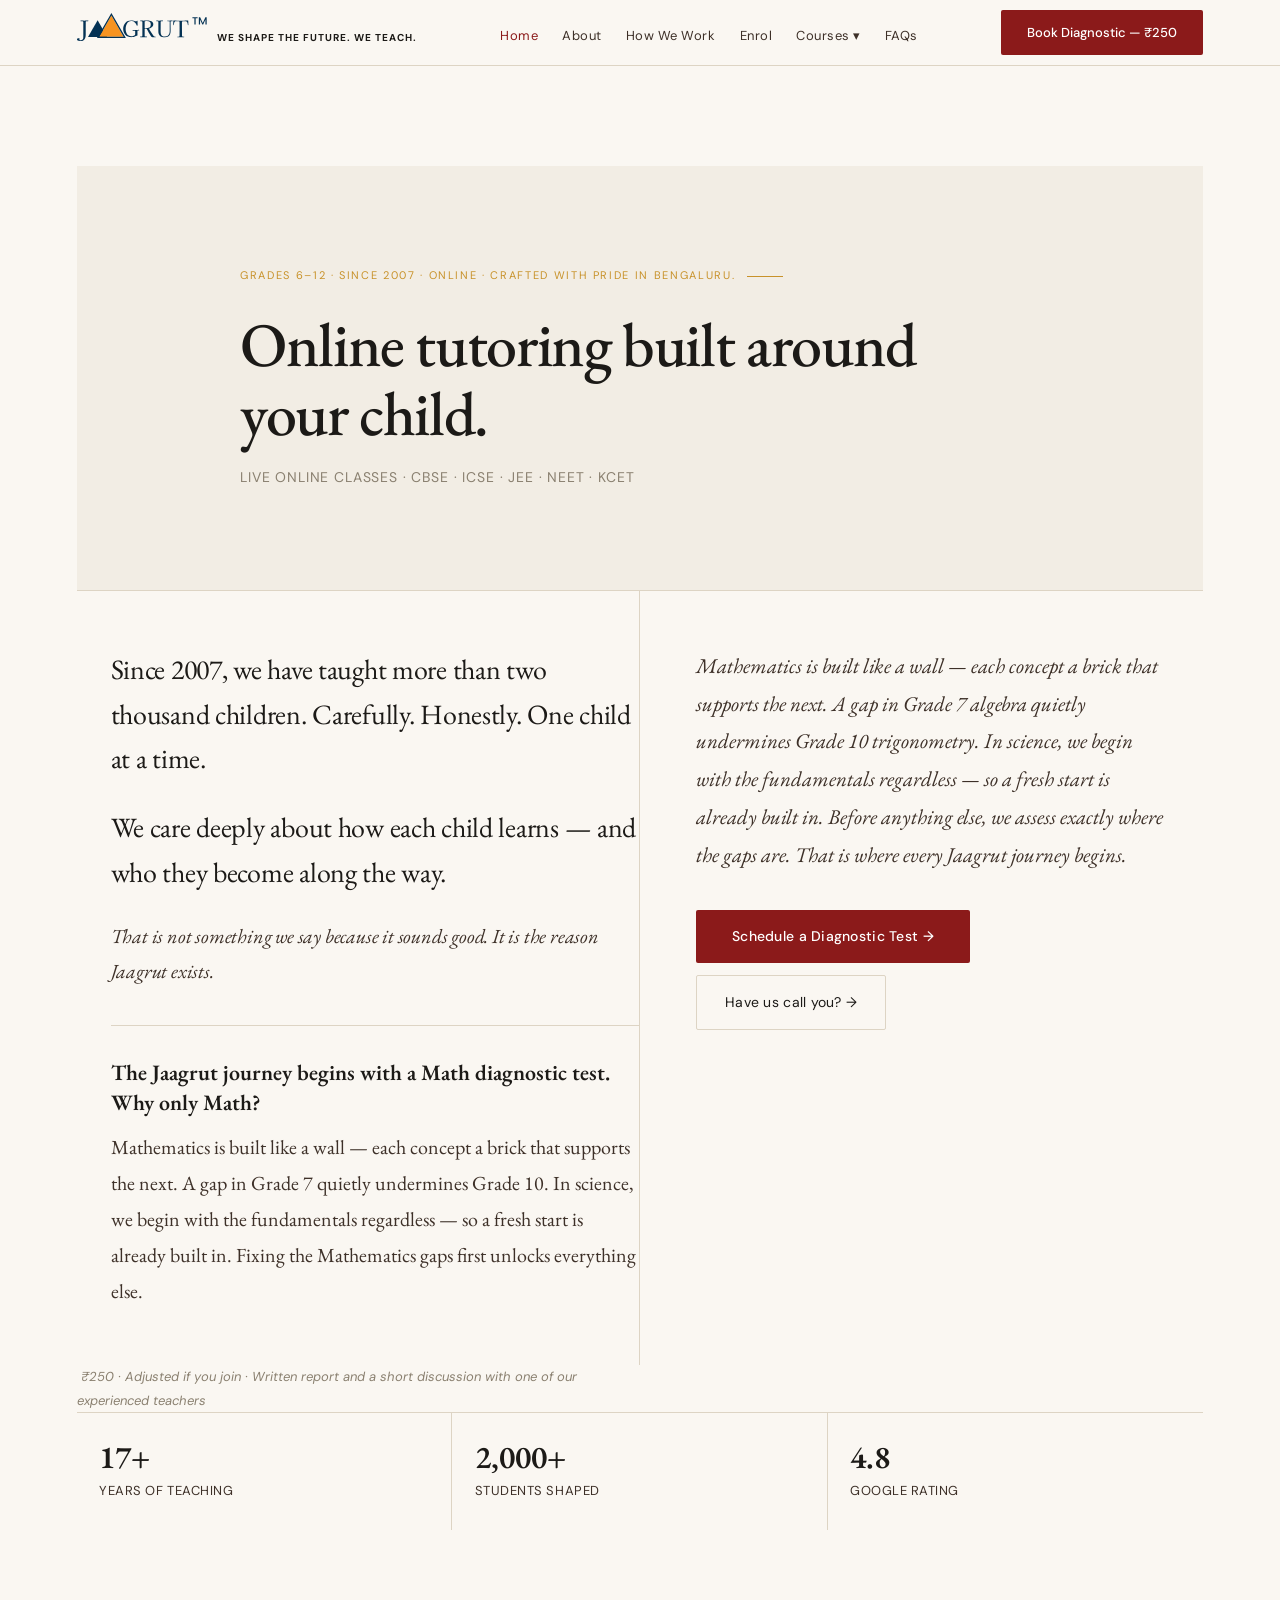
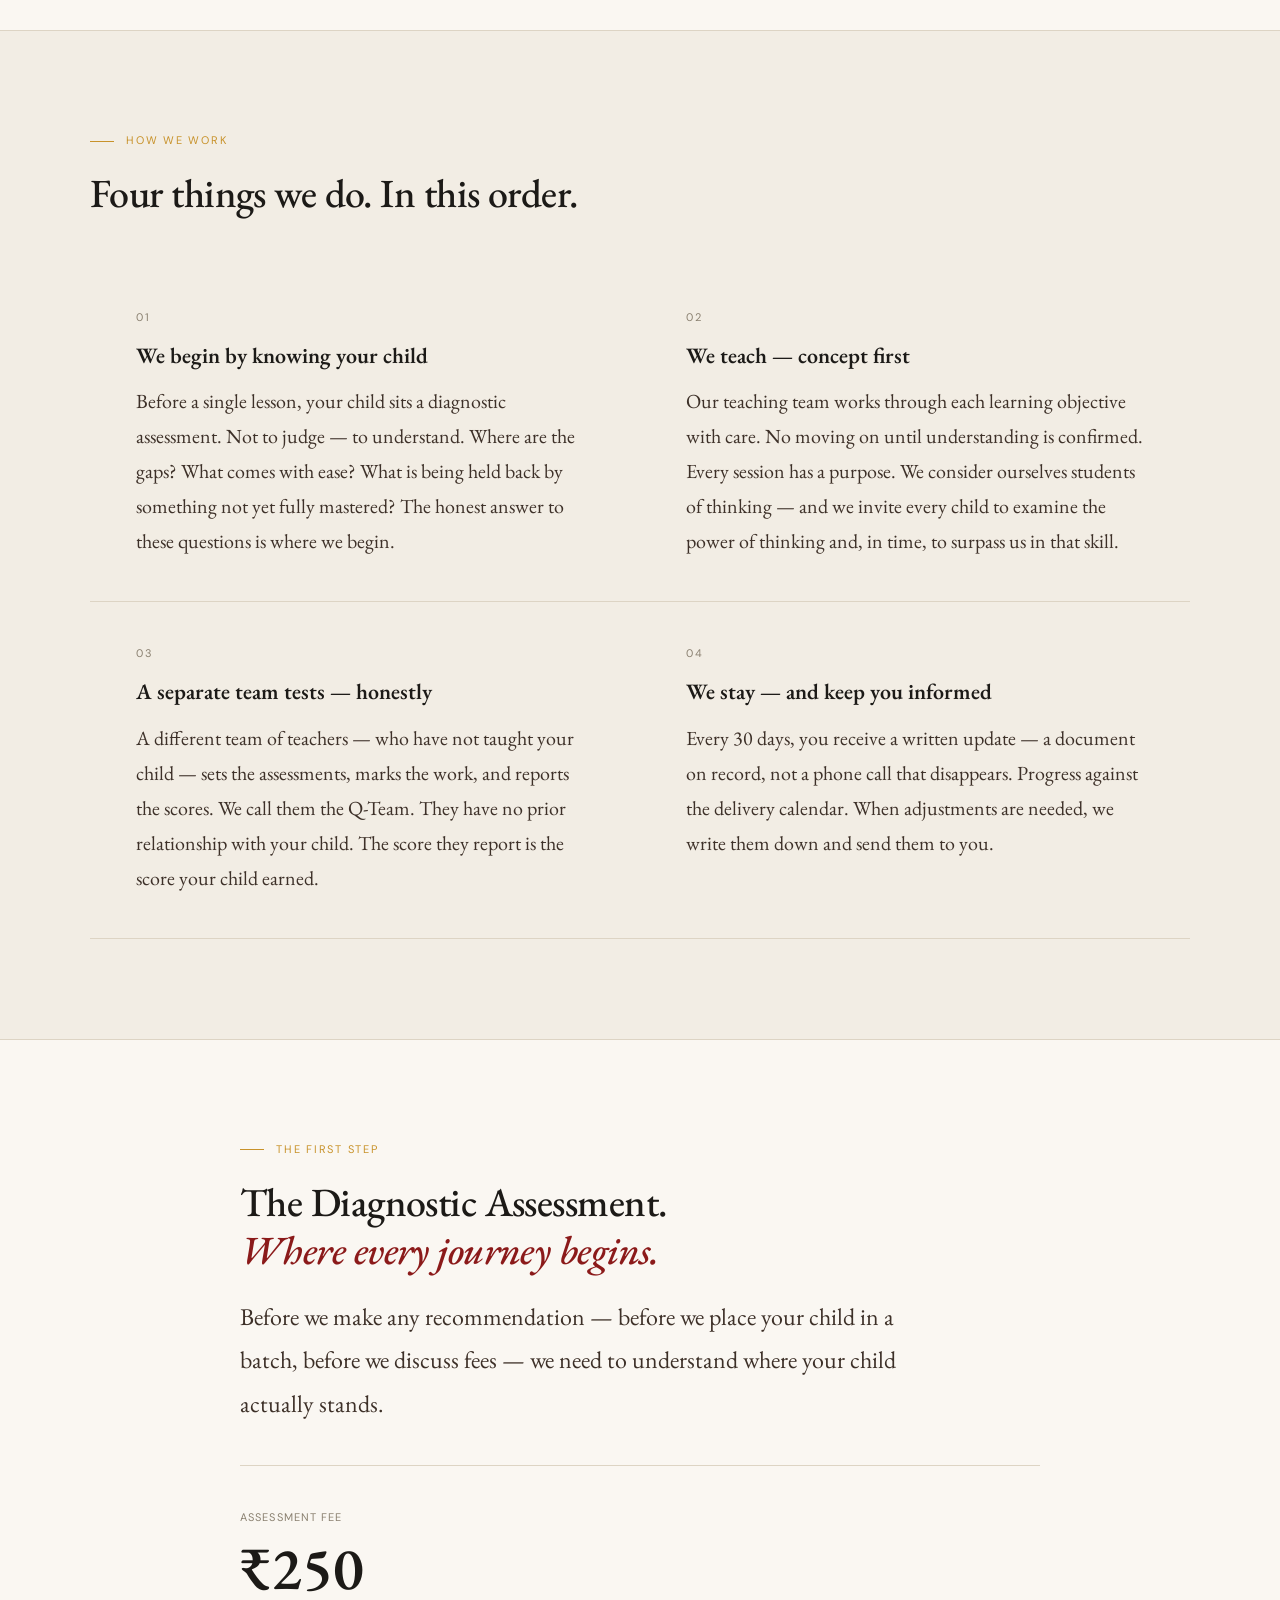
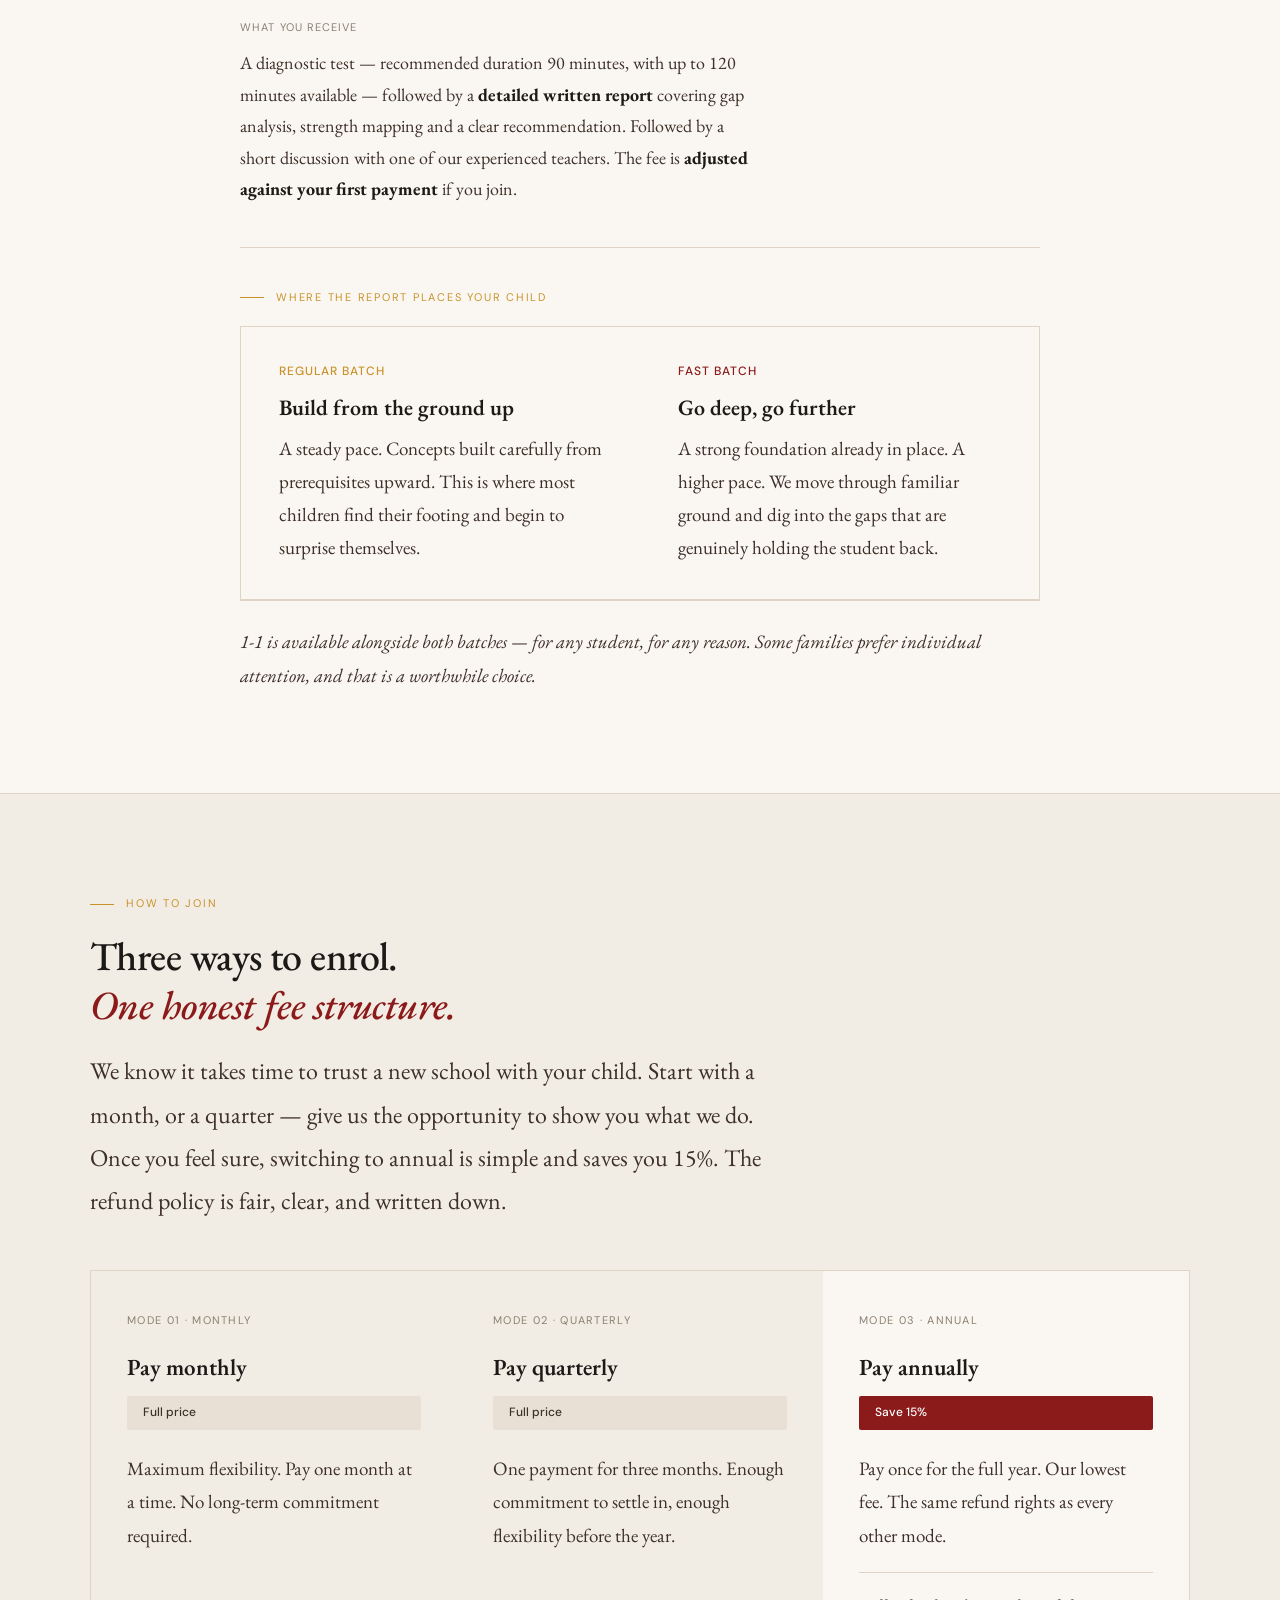
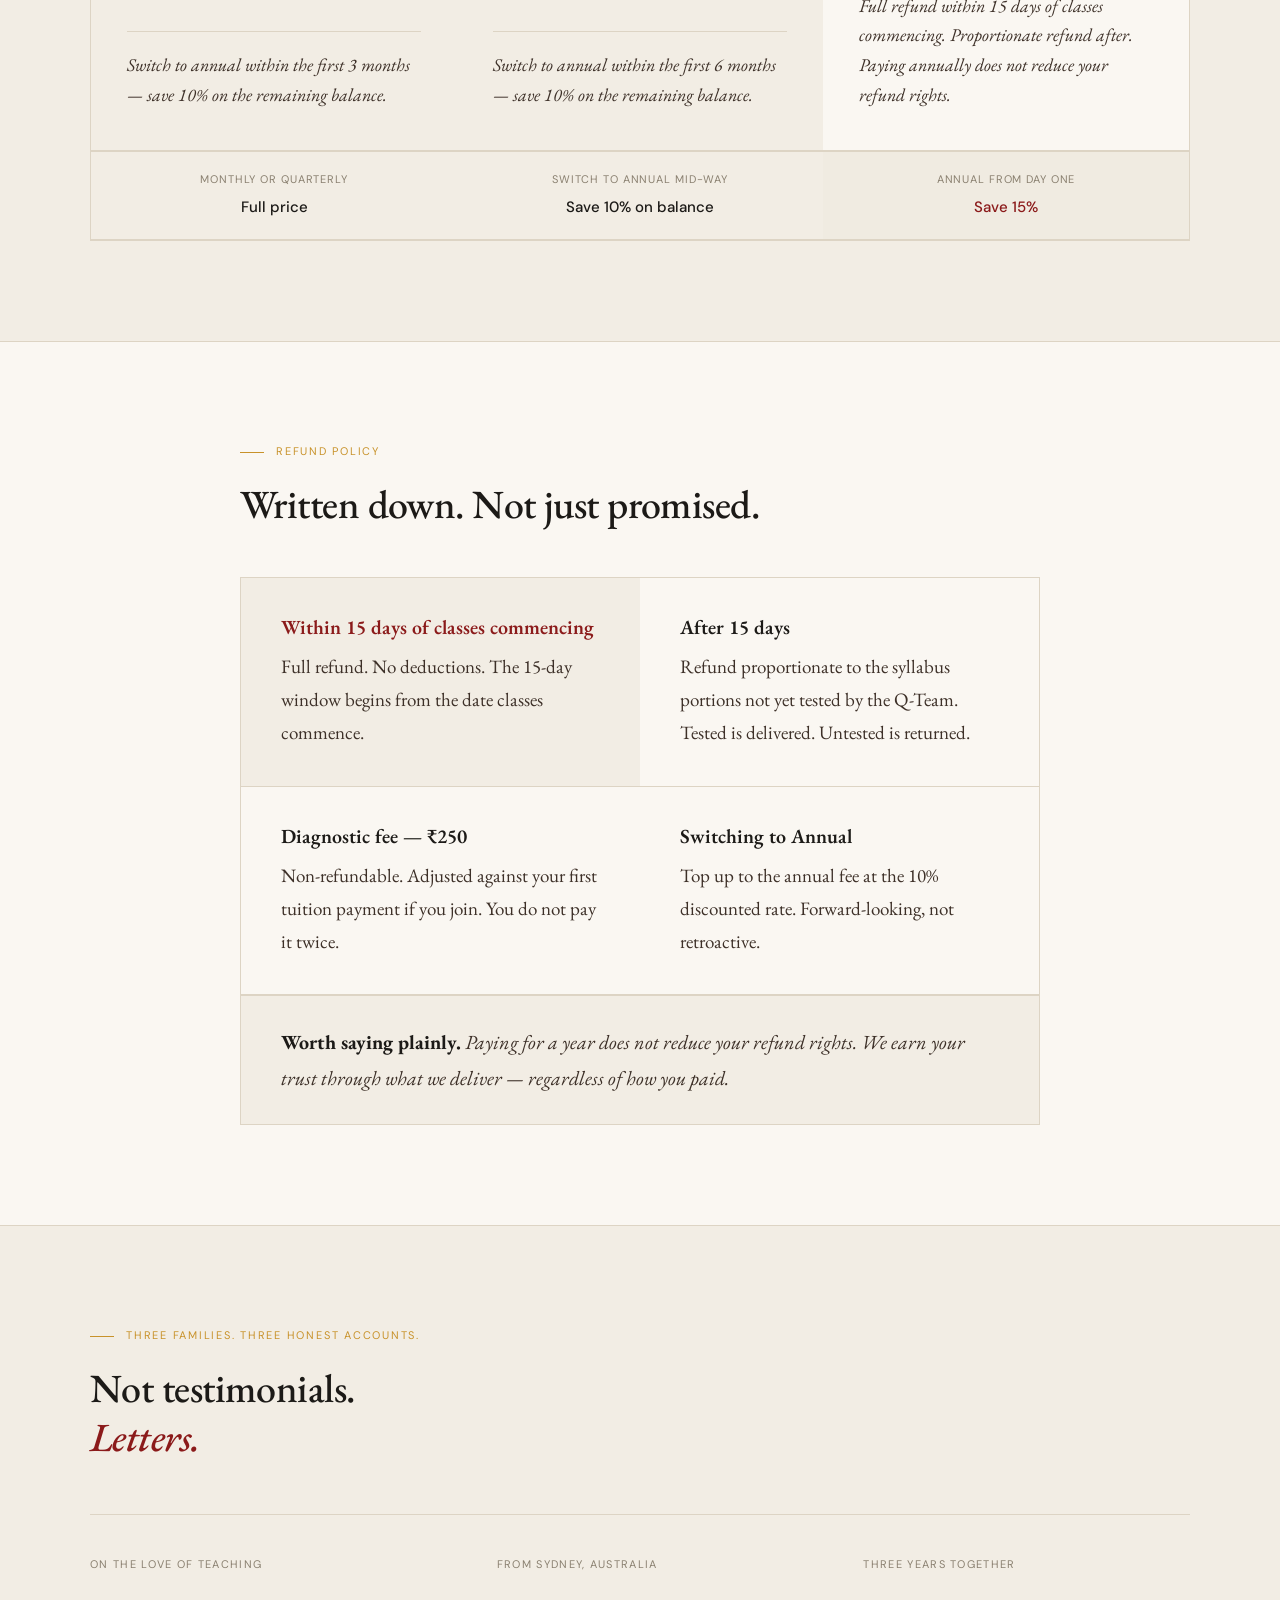
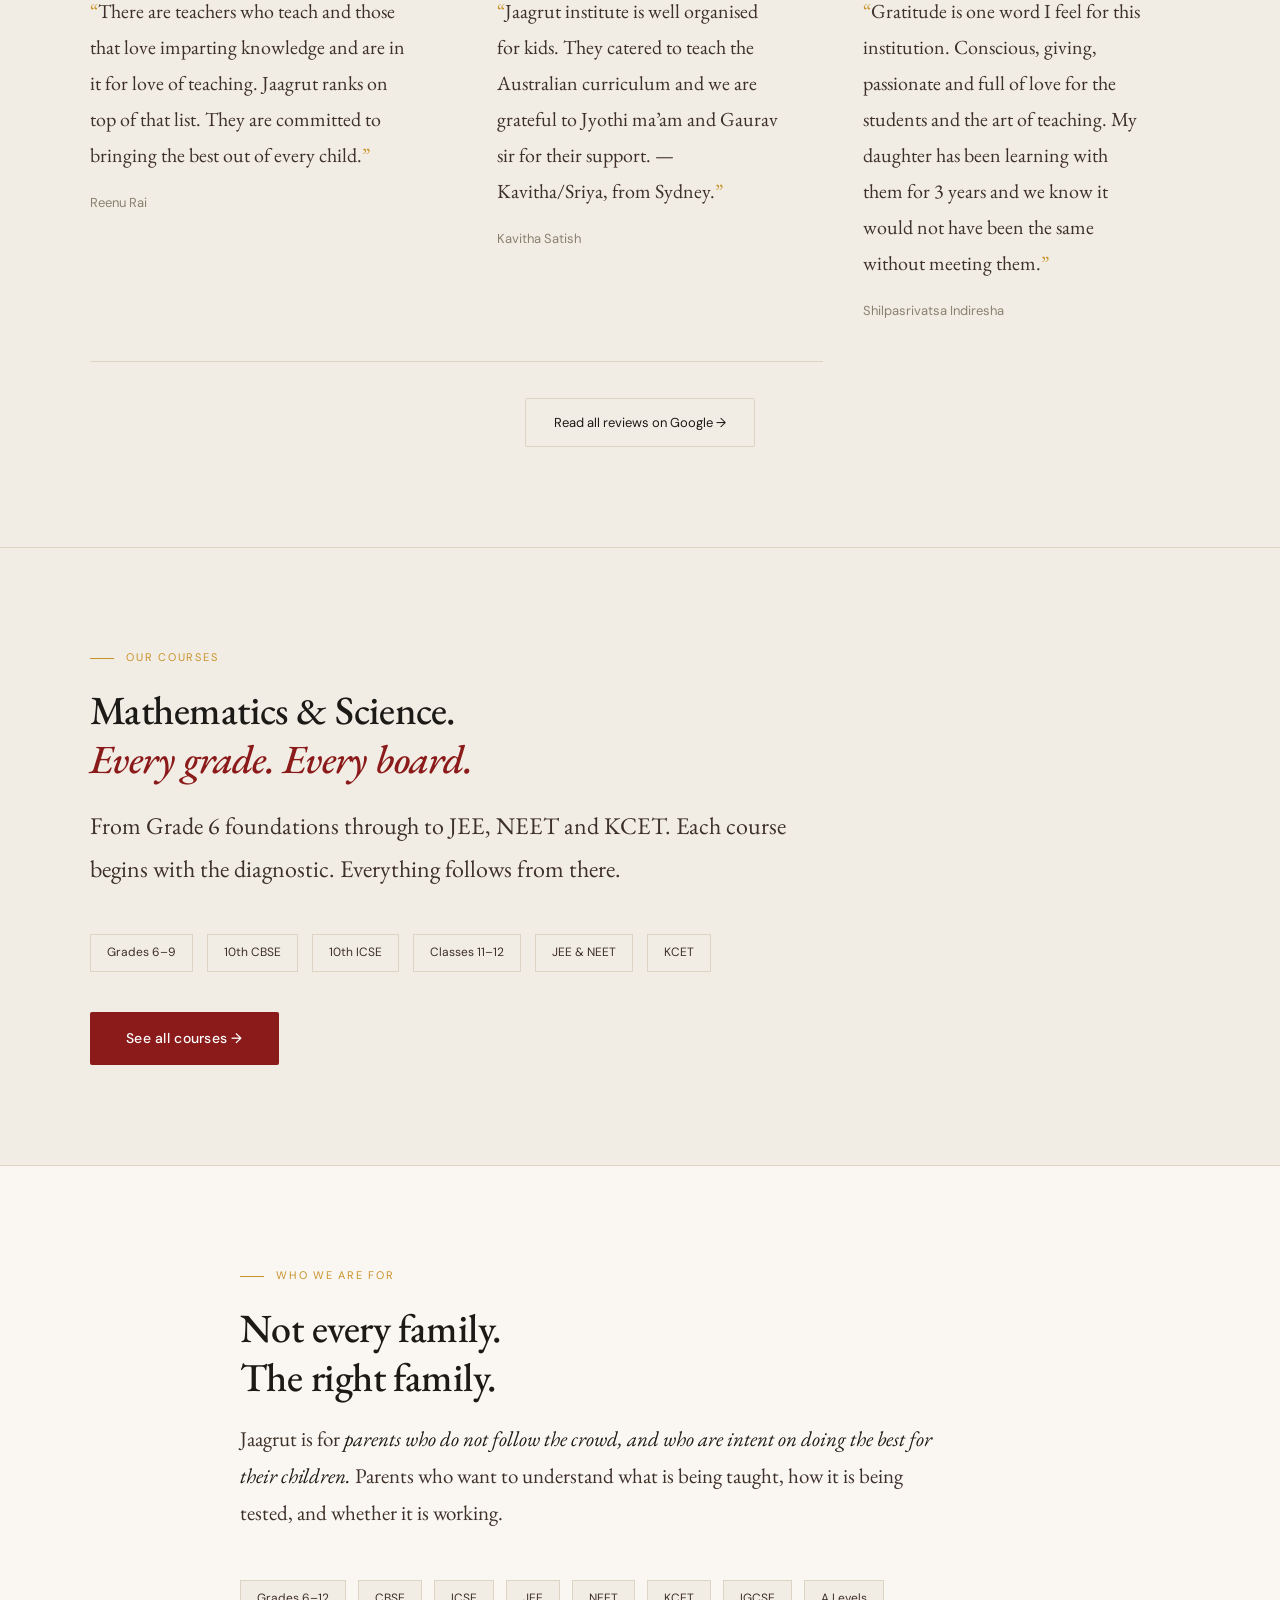
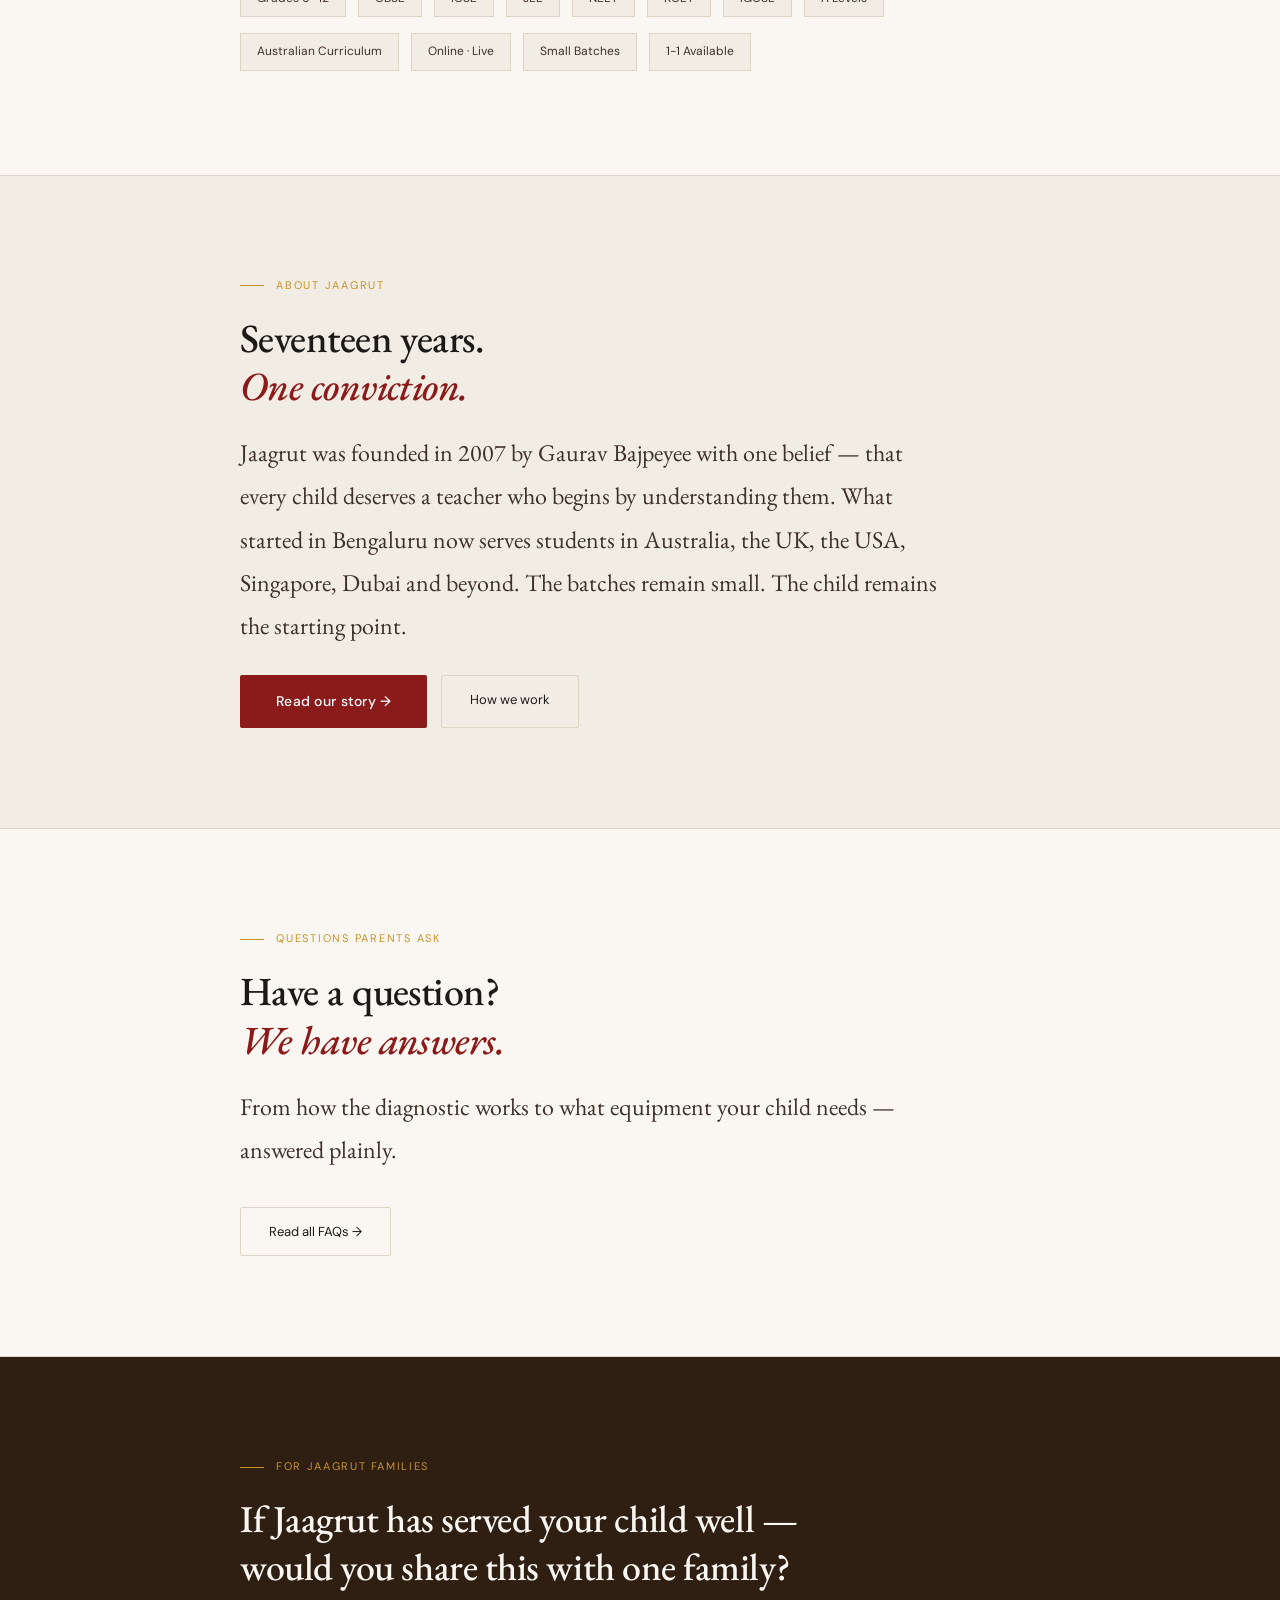
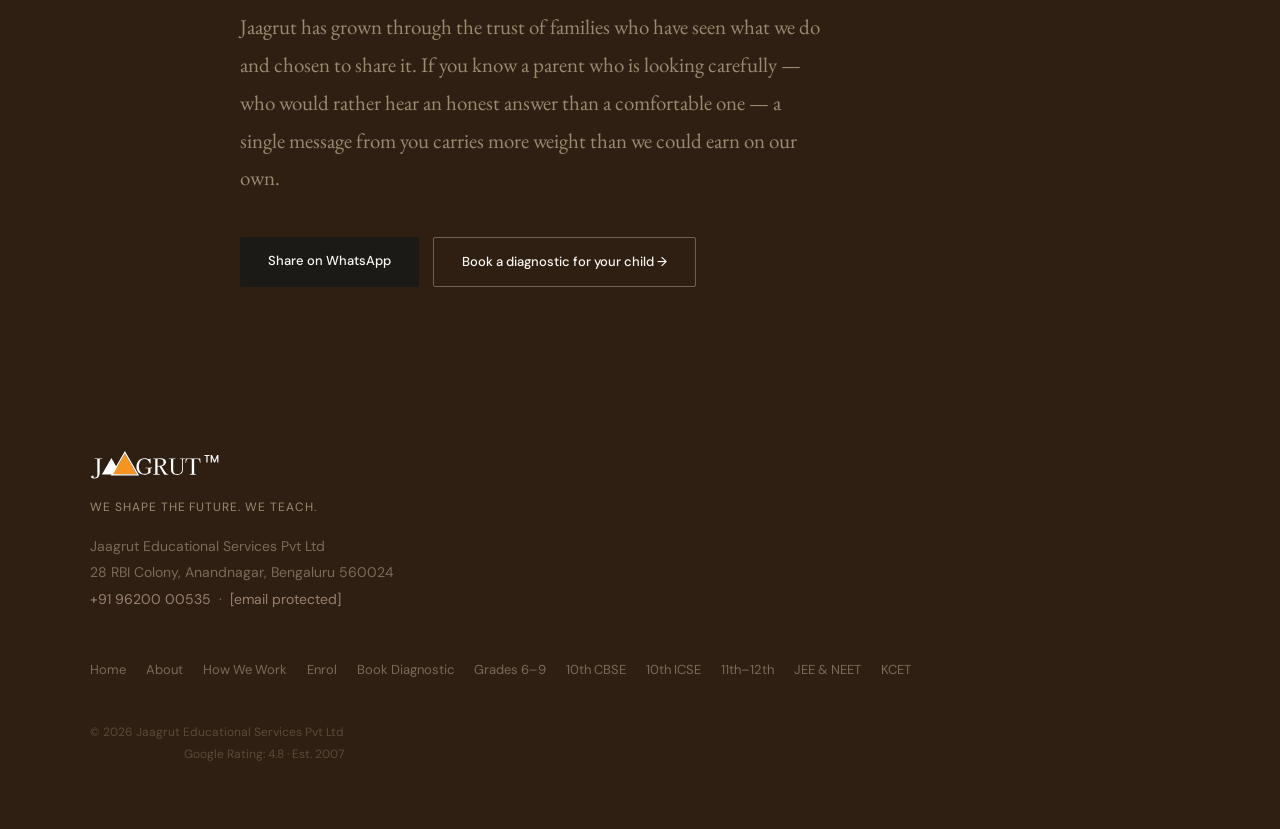
<file: index.html>
<!DOCTYPE html>

<html lang="en">
<head>
<meta charset="utf-8"/>
<meta content="width=device-width,initial-scale=1.0" name="viewport"/>
<title>Online Tutoring for Mathematics &amp; Science — Jaagrut</title>
<meta content="Jaagrut offers live online tutoring for Mathematics and Science, Grades 6-12. CBSE, ICSE, JEE, NEET, KCET and international boards. Bengaluru. Est. 2007." name="description"/>
<meta content="Online Tutoring for Mathematics &amp; Science — Jaagrut" property="og:title"/>
<meta content="Jaagrut offers live online tutoring for Mathematics and Science, Grades 6-12. CBSE, ICSE, JEE, NEET, KCET and international boards. Bengaluru. Est. 2007." property="og:description"/>
<meta content="https://www.jaagrut.com/index.html" property="og:url"/>
<meta content="website" property="og:type"/>
<meta content="Jaagrut" property="og:site_name"/>
<link href="https://www.jaagrut.com/index.html" rel="canonical"/>
<!-- Google Analytics — replace GA_MEASUREMENT_ID with your GA4 ID -->
<!-- <script async src="https://www.googletagmanager.com/gtag/js?id=GA_MEASUREMENT_ID"></script>
<script>window.dataLayer=window.dataLayer||[];function gtag(){dataLayer.push(arguments);}gtag("js",new Date());gtag("config","GA_MEASUREMENT_ID");</script> -->
<link href="https://fonts.googleapis.com" rel="preconnect"/><link href="https://fonts.googleapis.com/css2?family=EB+Garamond:ital,wght@0,400;0,500;0,600;0,700;1,400;1,500;1,600&amp;family=DM+Sans:wght@0,300;0,400;0,500&amp;display=swap" rel="stylesheet"/>
<link href="assets/css/style.css" rel="stylesheet"/>
<script type="application/ld+json">{
  "@context":"https://schema.org",
  "@graph":[
    {
      "@type":["EducationalOrganization","LocalBusiness"],
      "@id":"https://www.jaagrut.com/#org",
      "name":"Jaagrut Educational Services Pvt Ltd",
      "alternateName":"Jaagrut",
      "url":"https://www.jaagrut.com",
      "description":"Online tutoring for Mathematics and Science, Grades 6-12. CBSE, ICSE, JEE, NEET, KCET and international curricula. Founded 2007, Bengaluru.",
      "foundingDate":"2007",
      "founder":{"@type":"Person","name":"Gaurav Bajpeyee"},
      "address":{"@type":"PostalAddress","streetAddress":"28 RBI Colony, Anandnagar","addressLocality":"Bengaluru","addressRegion":"Karnataka","postalCode":"560024","addressCountry":"IN"},
      "telephone":"+919620000535",
      "email":"admin@jaagrut.com",
      "aggregateRating":{"@type":"AggregateRating","ratingValue":"4.8","bestRating":"5","ratingCount":"96"},
      "sameAs":["https://maps.app.goo.gl/KBsQXKk3epQgQAV57","https://jaagrut.com"]
    }
  ]
}</script>
<script type="application/ld+json">{
  "@context":"https://schema.org",
  "@type":"FAQPage",
  "mainEntity":[
    {"@type":"Question","name":"Is online tutoring as effective as in-person for Mathematics and Science?","acceptedAnswer":{"@type":"Answer","text":"For concept-based subjects, online teaching works well when the batch is small and the teacher can see and respond to the student in real time. Jaagrut has been teaching online since 2007 — every class is live, two-way, and interactive."}},
    {"@type":"Question","name":"What subjects does Jaagrut teach?","acceptedAnswer":{"@type":"Answer","text":"Mathematics and Science — Physics, Chemistry and Biology — across Grades 6 through 12."}},
    {"@type":"Question","name":"Which boards and curricula does Jaagrut support?","acceptedAnswer":{"@type":"Answer","text":"CBSE, ICSE, ISC, State boards, and international curricula including IGCSE, A Levels, and the Australian and American systems."}},
    {"@type":"Question","name":"How does the diagnostic assessment work?","acceptedAnswer":{"@type":"Answer","text":"Your child takes an online assessment — recommended 90 minutes, up to 120 minutes available. We deliver a written report covering gaps, strengths and a batch recommendation, followed by a short discussion with one of our experienced teachers. Fee is Rs 250, adjusted against first payment if you join."}},
    {"@type":"Question","name":"How will I know if my child is actually learning?","acceptedAnswer":{"@type":"Answer","text":"Every student is tested independently by the Q-Team — a separate group of teachers who have not taught your child. You also receive a written update every 30 days documenting progress against the delivery calendar."}},
    {"@type":"Question","name":"How large are the batches?","acceptedAnswer":{"@type":"Answer","text":"Jaagrut batches are small by design. The diagnostic determines whether your child joins a Regular batch, Fast batch, or 1-1 sessions."}},
    {"@type":"Question","name":"We are based outside India. Can Jaagrut teach our child?","acceptedAnswer":{"@type":"Answer","text":"Yes. Jaagrut works with students in Australia, the UK, the USA, Switzerland, Singapore, Dubai, Saudi Arabia, Bahrain, Zambia and other countries."}},
    {"@type":"Question","name":"What is the refund policy?","acceptedAnswer":{"@type":"Answer","text":"Full refund within 15 days of classes commencing for group batches. After that, proportionate refund based on portions not yet tested by the Q-Team. For 1-1 — refund only if Jaagrut cancels or teacher becomes unavailable."}},
    {"@type":"Question","name":"My child is struggling significantly. Will Jaagrut still admit them?","acceptedAnswer":{"@type":"Answer","text":"Yes. The diagnostic is not an entrance test — it is a placement tool. A student who scores low is placed in 1-1 with a free 30-minute trial class before any commitment."}},
    {"@type":"Question","name":"What equipment does my child need?","acceptedAnswer":{"@type":"Answer","text":"A laptop or desktop with stable internet, a webcam and microphone. Classes are on Microsoft Teams and Google Meet. A Wacom pen tablet is strongly recommended for 1-1 classes."}}
  ]
}</script>
</head>
<body>
<style>
#hero{padding-top:0;border-bottom:.5px solid var(--border);}
.hero-top{padding:100px 6%;background:var(--cream-d);}
.eyebrow{font-family:'DM Sans',sans-serif;font-size:11px;font-weight:400;letter-spacing:.15em;text-transform:uppercase;color:var(--gold);margin-bottom:24px;display:flex;align-items:center;gap:12px;}
.eyebrow::after{content:'';display:inline-block;width:36px;height:.5px;background:var(--gold);}
.hero-claim{font-size:clamp(34px,5vw,62px);font-weight:500;line-height:1.12;letter-spacing:-.022em;color:var(--text);margin-bottom:16px;}
.hero-claim em{font-style:italic;color:var(--red);}
.hero-sub{font-family:'DM Sans',sans-serif;font-size:14px;font-weight:400;color:var(--faint);letter-spacing:.06em;margin-bottom:0;text-transform:uppercase;}
.hero-band{display:grid;grid-template-columns:1fr 1fr;border-top:.5px solid var(--border);}
.hero-band-l{padding:56px 0 56px 6%;border-right:.5px solid var(--border);}
.hero-band-r{padding:56px 6% 56px 56px;background:var(--cream);}
.hero-note p{font-size:clamp(21px,2.6vw,28px);font-weight:400;line-height:1.6;color:var(--text);margin-bottom:24px;letter-spacing:-.01em;}
.hero-note .sub{font-size:clamp(17px,1.8vw,20px)!important;color:var(--muted)!important;font-style:italic;line-height:1.75!important;margin-bottom:0!important;}
.bridge{font-size:21px;color:var(--muted);line-height:1.8;max-width:480px;margin-bottom:36px;font-style:italic;}
.hero-act{display:flex;align-items:baseline;gap:20px;flex-wrap:wrap;margin-bottom:12px;}
.hero-note2{font-family:'DM Sans',sans-serif;font-size:13px;color:var(--faint);font-style:italic;}
.stats{display:grid;grid-template-columns:repeat(3,1fr);border-top:.5px solid var(--border);}
.stat{padding:28px 6%;border-right:.5px solid var(--border);}
.stat:last-child{border-right:none;}
.stat-n{font-size:32px;font-weight:600;color:var(--text);line-height:1;margin-bottom:6px;}
.stat-l{font-family:'DM Sans',sans-serif;font-size:13px;font-weight:400;color:var(--muted);letter-spacing:.04em;text-transform:uppercase;}
/* STEPS */
.steps{display:grid;grid-template-columns:1fr 1fr;gap:0;margin-top:48px;}
.step{padding:42px 46px;border-right:.5px solid var(--border);border-bottom:.5px solid var(--border);}
.step:nth-child(2n){border-right:none;}
.step:nth-child(3),.step:nth-child(4){border-bottom:none;}
.sn{font-family:'DM Sans',sans-serif;font-size:11px;letter-spacing:.14em;text-transform:uppercase;color:var(--faint);margin-bottom:14px;}
.st{font-size:22px;font-weight:600;color:var(--text);line-height:1.3;margin-bottom:14px;}
.sb{font-size:20px;color:var(--muted);line-height:1.75;}
/* DIAG */
.fee-block{display:flex;align-items:flex-start;gap:56px;padding:42px 0;border-top:.5px solid var(--border);border-bottom:.5px solid var(--border);margin:40px 0;flex-wrap:wrap;}
.fee-n{font-size:60px;font-weight:600;line-height:1;color:var(--text);white-space:nowrap;}
.fee-lbl{font-family:'DM Sans',sans-serif;font-size:11px;letter-spacing:.1em;text-transform:uppercase;color:var(--faint);margin-bottom:10px;}
.fee-desc{font-size:18px;color:var(--muted);line-height:1.75;max-width:520px;}
.fee-desc strong{color:var(--text);}
.batch-row{display:grid;grid-template-columns:1fr 1fr;gap:0;border:.5px solid var(--border);}
.batch{padding:34px 38px;border-right:.5px solid var(--border);}
.batch:last-child{border-right:none;}
.batch-sc{font-family:'DM Sans',sans-serif;font-size:12px;font-weight:500;letter-spacing:.08em;text-transform:uppercase;margin-bottom:12px;}
.batch.reg .batch-sc{color:var(--gold);}
.batch.fst .batch-sc{color:var(--red);}
.batch-nm{font-size:22px;font-weight:600;color:var(--text);margin-bottom:10px;line-height:1.25;}
.batch-ds{font-size:19px;color:var(--muted);line-height:1.75;}
.diag-note{margin-top:24px;font-size:19px;color:var(--muted);font-style:italic;}
/* MODES */
.modes{display:grid;grid-template-columns:repeat(3,1fr);gap:0;border:.5px solid var(--border);margin-top:48px;}
.mode{padding:40px 36px;border-right:.5px solid var(--border);display:flex;flex-direction:column;}
.mode:last-child{border-right:none;background:var(--cream);}
.mode-num{font-family:'DM Sans',sans-serif;font-size:11px;letter-spacing:.12em;text-transform:uppercase;color:var(--faint);margin-bottom:16px;}
.mode-name{font-size:23px;font-weight:600;color:var(--text);margin-bottom:8px;}
.mode-badge{font-family:'DM Sans',sans-serif;font-size:12px;font-weight:500;padding:6px 16px;border-radius:2px;display:inline-block;margin-bottom:22px;}
.b-full{background:var(--cream-dp);color:var(--muted);}
.b-best{background:var(--red);color:#fff;}
.mode-body{font-size:19px;color:var(--muted);line-height:1.75;flex:1;margin-bottom:20px;}
.mode-sw{font-size:18px;color:var(--muted);line-height:1.65;padding-top:18px;border-top:.5px solid var(--border);font-style:italic;}
.sav-bar{display:grid;grid-template-columns:repeat(3,1fr);border:.5px solid var(--border);border-top:none;}
.sav{padding:18px 22px;border-right:.5px solid var(--border);text-align:center;}
.sav:last-child{border-right:none;background:#f0ebe1;}
.sav-l{font-family:'DM Sans',sans-serif;font-size:11px;letter-spacing:.08em;text-transform:uppercase;color:var(--faint);margin-bottom:5px;}
.sav-v{font-family:'DM Sans',sans-serif;font-size:15px;font-weight:500;color:var(--text);}
.sav:last-child .sav-v{color:var(--red);}
/* REFUND */
.rg{display:grid;grid-template-columns:1fr 1fr;gap:0;border:.5px solid var(--border);margin-top:48px;}
.rc{padding:36px 40px;border-right:.5px solid var(--border);border-bottom:.5px solid var(--border);}
.rc:nth-child(2n){border-right:none;}
.rc:nth-child(3),.rc:nth-child(4){border-bottom:none;}
.rc-h{font-size:20px;font-weight:600;color:var(--text);margin-bottom:10px;line-height:1.3;}
.rc-b{font-size:19px;color:var(--muted);line-height:1.75;}
.rc.hl{background:var(--cream-d);}
.rc.hl .rc-h{color:var(--red);}
.pledge{padding:28px 40px;border:.5px solid var(--border);border-top:none;background:var(--cream-d);font-size:20px;color:var(--muted);line-height:1.8;font-style:italic;}
.pledge strong{color:var(--text);font-style:normal;}
/* STORIES */
.stories{display:grid;grid-template-columns:repeat(3,1fr);gap:0;border-top:.5px solid var(--border);margin-top:52px;}
.story{padding:40px;border-right:.5px solid var(--border);}
.story:first-child{padding-left:0;}
.story:last-child{border-right:none;}
.story-lbl{font-family:'DM Sans',sans-serif;font-size:11px;font-weight:400;letter-spacing:.12em;text-transform:uppercase;color:var(--faint);margin-bottom:18px;}
.story-q{font-size:20px;color:var(--muted);line-height:1.8;margin-bottom:18px;}
.story-q::before{content:'“';color:var(--gold);}
.story-q::after{content:'”';color:var(--gold);}
.story-who{font-family:'DM Sans',sans-serif;font-size:13px;color:var(--faint);}
/* REFERRAL */
#referral{background:var(--deep);border-bottom:none;}
.ref-lbl{font-family:'DM Sans',sans-serif;font-size:11px;font-weight:400;letter-spacing:.15em;text-transform:uppercase;color:#C8922A;margin-bottom:18px;display:flex;align-items:center;gap:12px;}
.ref-lbl::before{content:'';display:inline-block;width:24px;height:.5px;background:#C8922A;}
.ref-h{font-size:clamp(26px,3.2vw,38px);font-weight:500;line-height:1.25;letter-spacing:-.012em;color:#FAF7F2;max-width:600px;margin-bottom:18px;}
.ref-body{font-size:21px;color:#9A8A70;line-height:1.8;max-width:580px;margin-bottom:40px;}
.btn-ghost{font-family:'DM Sans',sans-serif;font-size:13px;font-weight:500;background:transparent;color:#FAF7F2;border:.5px solid rgba(250,247,242,.3);border-radius:2px;padding:12px 28px;cursor:pointer;text-decoration:none;transition:border-color .2s;}
.btn-ghost:hover{border-color:rgba(250,247,242,.7);}
.btn-wa{font-family:'DM Sans',sans-serif;font-size:13px;font-weight:500;background:var(--text);color:#FAF7F2;border:none;border-radius:2px;padding:12px 28px;cursor:pointer;text-decoration:none;transition:opacity .2s;}
.btn-wa:hover{opacity:.85;}
/* FAQ */
.faq{margin-top:48px;}
.faq-item{border-top:.5px solid var(--border);padding:28px 0;}
.faq-item:last-child{border-bottom:.5px solid var(--border);}
.faq-q{font-size:20px;font-weight:600;color:var(--text);margin-bottom:12px;line-height:1.3;}
.faq-a{font-size:20px;color:var(--muted);line-height:1.75;}
.diag-why{margin-top:36px;padding-top:32px;border-top:.5px solid var(--border);}.diag-why-head{font-size:22px;font-weight:600;color:var(--text);margin-bottom:12px;line-height:1.35;}.diag-why-body{font-size:20px;color:var(--muted);line-height:1.8;max-width:580px;}.courses-grid{display:grid;grid-template-columns:repeat(3,1fr);gap:0;border:.5px solid var(--border);}
/* SERVE */
.serve-body{font-size:21px;color:var(--muted);line-height:1.75;max-width:700px;margin-bottom:44px;}
.serve-body em{color:var(--text);font-style:italic;}

  .step,.mode,.batch,.story,.rc,.sav{border-right:none!important;border-bottom:.5px solid var(--border)!important;}
  .story:last-child{border-bottom:none!important;}
  .fee-block{flex-direction:column;gap:20px;}

</style>
<a class="skip-link" href="#main-content">Skip to main content</a>
<nav>
<a class="nl" href="index.html">
<span class="nl-w">
  <svg xmlns="http://www.w3.org/2000/svg" width="130" height="28" viewBox="0 0 130 28" fill="none">
  <path d="M129.671 4.15425V11.5891H128.451V6.49703L126.183 11.5891H125.338L123.06 6.49703V11.5891H121.84V4.15425H123.156L125.766 9.98446L128.366 4.15425H129.671Z" fill="#043254"/>
  <path d="M120.605 4.15425V5.14913H118.626V11.5891H117.406V5.14913H115.417V4.15425H120.605Z" fill="#043254"/>
  <path d="M111.434 11.831C111.434 12.0435 111.343 12.1498 111.16 12.1498C111.1 12.1498 111.046 12.1498 111.001 12.1498C110.955 12.1346 110.917 12.0966 110.887 12.0359C110.872 12.0056 110.849 11.9372 110.819 11.831C110.804 11.7095 110.796 11.626 110.796 11.5804C110.72 11.125 110.606 10.6239 110.454 10.0774C110.318 9.51562 110.098 9.06015 109.794 8.71095C109.642 8.52876 109.384 8.4073 109.02 8.34657C108.655 8.28584 108.283 8.25547 107.904 8.25547C107.524 8.25547 107.228 8.25547 107.015 8.25547C106.788 8.25547 106.507 8.25547 106.173 8.25547C105.854 8.25547 105.566 8.3162 105.307 8.43766C105.065 8.55912 104.943 8.80204 104.943 9.16642C104.943 11.459 104.951 13.7591 104.966 16.0669C104.996 18.3594 105.011 20.6596 105.011 22.9673C105.011 23.1647 105.095 23.3165 105.262 23.4228C105.429 23.5139 105.619 23.5746 105.831 23.605C106.044 23.6354 106.218 23.6505 106.355 23.6505C106.477 23.6505 106.583 23.6505 106.674 23.6505C106.78 23.6354 106.886 23.6278 106.993 23.6278C107.145 23.6278 107.22 23.6961 107.22 23.8327C107.22 23.8935 107.22 23.9846 107.22 24.106C107.22 24.2123 107.167 24.2654 107.061 24.2654C106.514 24.2654 105.968 24.2578 105.421 24.2427C104.89 24.2123 104.351 24.1971 103.804 24.1971C103.076 24.1971 102.332 24.2199 101.573 24.2654C101.406 24.2654 101.231 24.273 101.049 24.2882C100.867 24.3034 100.692 24.311 100.525 24.311C100.388 24.311 100.32 24.2275 100.32 24.0605C100.32 23.8783 100.343 23.7644 100.388 23.7189C100.434 23.6733 100.54 23.6505 100.707 23.6505C100.737 23.6505 100.768 23.6581 100.798 23.6733C100.844 23.6733 100.874 23.6733 100.889 23.6733C101.056 23.6733 101.269 23.6581 101.527 23.6278C101.785 23.5974 102.013 23.5367 102.21 23.4456C102.423 23.3393 102.529 23.1799 102.529 22.9673C102.544 21.7983 102.552 20.6292 102.552 19.4602C102.567 18.2911 102.575 17.1221 102.575 15.953C102.575 14.7991 102.567 13.6529 102.552 12.5142C102.537 11.3603 102.529 10.2064 102.529 9.05255C102.529 8.87036 102.453 8.70336 102.301 8.55153C102.165 8.39971 102.013 8.3162 101.846 8.30102C101.709 8.27066 101.565 8.25547 101.413 8.25547C101.277 8.25547 101.132 8.25547 100.98 8.25547H98.9535C98.407 8.25547 97.997 8.39212 97.7237 8.6654C97.4656 8.9235 97.2834 9.26511 97.1772 9.69022C97.0709 10.1001 96.9722 10.5253 96.8811 10.9656C96.8811 10.9959 96.8583 11.1022 96.8128 11.2844C96.7824 11.4514 96.7445 11.6184 96.6989 11.7854C96.6685 11.9372 96.6458 12.0207 96.6306 12.0359C96.5698 12.1118 96.4787 12.1498 96.3573 12.1498C96.1903 12.1498 96.1068 12.0663 96.1068 11.8993C96.1068 11.8385 96.1068 11.7626 96.1068 11.6715C96.122 11.5653 96.1371 11.4438 96.1523 11.3072C96.1827 10.958 96.2055 10.5404 96.2206 10.0546C96.251 9.55358 96.2738 9.09051 96.289 8.6654C96.3042 8.51358 96.3117 8.36175 96.3117 8.20993C96.3117 8.0581 96.3193 7.92146 96.3345 7.8C96.3345 7.58744 96.4636 7.49635 96.7217 7.52671C97.83 7.63299 98.946 7.68613 100.069 7.68613C101.208 7.67095 102.332 7.66336 103.44 7.66336H105.376C105.998 7.66336 106.621 7.66336 107.243 7.66336C107.881 7.64817 108.519 7.63299 109.156 7.61781C109.43 7.60263 109.71 7.59504 109.999 7.59504C110.303 7.57985 110.599 7.57226 110.887 7.57226C111.084 7.57226 111.198 7.64817 111.229 7.8C111.244 7.84555 111.259 8.01255 111.274 8.30102C111.289 8.57431 111.305 8.89314 111.32 9.25752C111.335 9.60672 111.343 9.94073 111.343 10.2596C111.358 10.5632 111.365 10.7758 111.365 10.8972C111.38 11.0491 111.396 11.2009 111.411 11.3527C111.426 11.5045 111.434 11.6639 111.434 11.831Z" fill="#043254"/>
  <path d="M95.6092 7.91355C95.6092 8.06538 95.5712 8.15647 95.4953 8.18683C95.4194 8.2172 95.3207 8.23238 95.1993 8.23238C95.093 8.23238 94.9867 8.23238 94.8804 8.23238C94.7741 8.2172 94.6679 8.20961 94.5616 8.20961C94.349 8.20961 94.1364 8.24756 93.9239 8.32348C93.7265 8.38421 93.6126 8.54362 93.5823 8.80173C93.5671 9.05983 93.5595 9.32552 93.5595 9.59881C93.5595 9.8721 93.5595 10.1454 93.5595 10.4187C93.5595 11.6636 93.5671 12.9162 93.5823 14.1763C93.6126 15.4213 93.6278 16.6739 93.6278 17.934C93.6278 19.2245 93.438 20.3556 93.0585 21.3273C92.6789 22.2838 92.064 23.0277 91.2138 23.5591C90.3787 24.0905 89.2628 24.3562 87.866 24.3562C85.8467 24.3562 84.2525 23.8704 83.0834 22.8987C81.9296 21.9118 81.3526 20.3708 81.3526 18.2756V9.21166C81.3526 9.13574 81.3526 9.05983 81.3526 8.98392C81.3678 8.89282 81.3678 8.81691 81.3526 8.75618C81.3374 8.46771 81.1856 8.29311 80.8972 8.23238C80.6239 8.17165 80.3734 8.14129 80.1456 8.14129C80.0393 8.14129 79.9255 8.14888 79.804 8.16406C79.6977 8.16406 79.5839 8.16406 79.4624 8.16406C79.4169 8.16406 79.3637 8.1337 79.303 8.07297C79.2878 8.01224 79.2802 7.92873 79.2802 7.82246C79.2802 7.65545 79.3789 7.57194 79.5763 7.57194C79.7433 7.57194 79.9027 7.57954 80.0545 7.59472C80.2064 7.59472 80.3582 7.60231 80.51 7.61749C80.8592 7.63267 81.2008 7.64786 81.5348 7.66304C81.8688 7.66304 82.2029 7.66304 82.5369 7.66304C83.0683 7.66304 83.592 7.64786 84.1083 7.61749C84.6396 7.58713 85.171 7.57194 85.7024 7.57194C85.8998 7.57194 85.9985 7.66304 85.9985 7.84523C85.9985 7.90596 85.9833 7.98187 85.953 8.07297C85.9226 8.14888 85.8618 8.18683 85.7707 8.18683C85.5734 8.18683 85.3836 8.18683 85.2014 8.18683C85.0192 8.17165 84.8294 8.16406 84.6321 8.16406C84.465 8.16406 84.2753 8.20961 84.0627 8.3007C83.8502 8.3918 83.7287 8.53603 83.6983 8.73341C83.6528 8.97633 83.6376 9.24202 83.6528 9.53049C83.668 9.80377 83.6756 10.0695 83.6756 10.3276C83.6756 11.7092 83.668 13.0908 83.6528 14.4724C83.6376 15.854 83.63 17.2356 83.63 18.6172C83.63 19.7104 83.7439 20.6213 83.9716 21.3501C84.1994 22.0788 84.6245 22.633 85.247 23.0126C85.8694 23.3769 86.7804 23.5591 87.9799 23.5591C89.1489 23.5591 90.0751 23.3162 90.7583 22.8304C91.4567 22.3445 91.9577 21.6841 92.2614 20.8491C92.565 20.014 92.7169 19.0651 92.7169 18.0023C92.7169 16.4689 92.7093 14.9355 92.6941 13.402C92.6941 11.8686 92.6941 10.3352 92.6941 8.80173C92.6941 8.58917 92.5802 8.43735 92.3525 8.34625C92.1247 8.25516 91.9198 8.20961 91.7376 8.20961C91.5554 8.20961 91.3732 8.2172 91.191 8.23238C91.0088 8.24757 90.819 8.25516 90.6217 8.25516C90.5306 8.25516 90.485 8.18684 90.485 8.05019C90.485 7.92873 90.485 7.82246 90.485 7.73136C90.5002 7.64027 90.5837 7.59472 90.7355 7.59472C90.9481 7.59472 91.1682 7.6099 91.396 7.64027C91.6237 7.65545 91.8439 7.66304 92.0564 7.66304C92.8156 7.66304 93.5671 7.64027 94.3111 7.59472C94.5084 7.59472 94.6982 7.58713 94.8804 7.57194C95.0778 7.55676 95.2676 7.54917 95.4498 7.54917C95.5409 7.54917 95.5864 7.59472 95.5864 7.68581C95.6016 7.77691 95.6092 7.85282 95.6092 7.91355Z" fill="#043254"/>
  <path d="M73.7686 11.6034C73.7686 10.2673 73.4194 9.35639 72.7211 8.87055C72.0378 8.36953 71.0737 8.11902 69.8288 8.11902H69.0772C68.9254 8.11902 68.7356 8.1342 68.5079 8.16457C68.2953 8.17975 68.098 8.23289 67.9158 8.32398C67.7488 8.3999 67.6653 8.54413 67.6653 8.75668V15.0878C67.8323 15.1485 68.0221 15.1865 68.2346 15.2017C68.4472 15.2168 68.6445 15.2244 68.8267 15.2244C69.434 15.2244 70.0262 15.1713 70.6031 15.065C71.1952 14.9587 71.7266 14.7765 72.1973 14.5184C72.6831 14.2603 73.0627 13.896 73.3359 13.4253C73.6244 12.9546 73.7686 12.3473 73.7686 11.6034ZM78.7561 23.8785C78.7561 23.9847 78.6498 24.0682 78.4373 24.129C78.2247 24.1897 77.9742 24.2277 77.6857 24.2428C77.3973 24.2732 77.124 24.2884 76.8659 24.2884C76.623 24.2884 76.4559 24.2884 76.3649 24.2884C75.7576 24.2884 75.2717 24.2277 74.9073 24.1062C74.543 23.9696 74.1862 23.628 73.837 23.0814C73.093 21.882 72.3719 20.6674 71.6735 19.4376C70.9902 18.2078 70.307 16.9704 69.6238 15.7255L67.6653 15.7938V23.0131C67.6653 23.2408 67.7564 23.3926 67.9386 23.4685C68.1208 23.5444 68.3029 23.5824 68.4851 23.5824C68.6977 23.5824 68.9026 23.5748 69.1 23.5596C69.2974 23.5444 69.4948 23.5369 69.6921 23.5369C69.7984 23.5369 69.8592 23.5824 69.8743 23.6735C69.9047 23.7646 69.9199 23.8481 69.9199 23.924C69.9199 24.0455 69.8819 24.129 69.806 24.1745C69.7453 24.2049 69.6618 24.2201 69.5555 24.2201C68.8875 24.2201 68.2118 24.2125 67.5286 24.1973C66.8454 24.1669 66.1698 24.1518 65.5018 24.1518C65.1374 24.1518 64.773 24.1669 64.4086 24.1973C64.0594 24.2125 63.7026 24.2201 63.3383 24.2201C63.2472 24.2201 63.1864 24.1821 63.1561 24.1062C63.1409 24.0151 63.1333 23.9392 63.1333 23.8785C63.1333 23.6811 63.2168 23.5824 63.3838 23.5824C63.5205 23.5824 63.6495 23.59 63.771 23.6052C63.9076 23.6052 64.0367 23.6052 64.1581 23.6052C64.3859 23.6052 64.6288 23.5824 64.8869 23.5369C65.1602 23.4761 65.312 23.3015 65.3424 23.0131C65.3727 22.6335 65.3803 22.1932 65.3651 21.6922C65.3651 21.176 65.3651 20.7281 65.3651 20.3485C65.3651 19.8475 65.3651 19.3465 65.3651 18.8455C65.3651 18.3293 65.3651 17.8206 65.3651 17.3196C65.3651 16.272 65.3651 15.2244 65.3651 14.1768C65.3803 13.1292 65.3879 12.0817 65.3879 11.0341C65.3879 10.6545 65.3879 10.2749 65.3879 9.89537C65.3879 9.50063 65.3727 9.12106 65.3424 8.75668C65.312 8.45303 65.1526 8.28603 64.8641 8.25566C64.5908 8.21011 64.3403 8.18734 64.1126 8.18734C64.0215 8.18734 63.9304 8.19493 63.8393 8.21011C63.7482 8.21011 63.6571 8.21011 63.566 8.21011C63.3383 8.21011 63.2244 8.08106 63.2244 7.82296C63.2244 7.65595 63.3003 7.57245 63.4521 7.57245C63.9683 7.57245 64.477 7.58763 64.978 7.618C65.4942 7.64836 66.0104 7.66354 66.5266 7.66354C67.2402 7.66354 67.9462 7.63318 68.6445 7.57245C69.3429 7.51172 70.0413 7.48135 70.7397 7.48135C71.3167 7.48135 71.924 7.54208 72.5616 7.66354C73.2145 7.785 73.8218 7.98238 74.3835 8.25566C74.9453 8.52895 75.4008 8.90851 75.75 9.39435C76.1143 9.86501 76.2965 10.4647 76.2965 11.1935C76.2965 12.1044 76.0384 12.8939 75.5222 13.5619C75.0212 14.2148 74.3684 14.7234 73.5637 15.0878C73.2752 15.2244 72.9792 15.3307 72.6755 15.4066C72.3719 15.4674 72.0682 15.5281 71.7646 15.5888C72.463 16.7731 73.1917 17.9421 73.9508 19.096C74.7251 20.2498 75.507 21.3885 76.2965 22.512C76.5243 22.8309 76.7596 23.089 77.0025 23.2863C77.2606 23.4685 77.5795 23.5976 77.959 23.6735C78.0501 23.6887 78.2019 23.6963 78.4145 23.6963C78.6422 23.6963 78.7561 23.757 78.7561 23.8785Z" fill="#043254"/>
  <path d="M62.171 17.2288C62.171 17.3199 62.1482 17.4034 62.1027 17.4793C62.0571 17.5552 61.9812 17.5931 61.8749 17.5931H60.463V22.4667C59.4002 22.8311 58.345 23.2335 57.2974 23.6737C56.7964 23.8863 56.265 24.0229 55.7033 24.0837C55.1567 24.1444 54.6177 24.1748 54.0863 24.1748C53.6308 24.1748 53.1222 24.1216 52.5605 24.0154C51.9987 23.9091 51.4522 23.7572 50.9208 23.5599C50.4046 23.3625 49.9491 23.1348 49.5543 22.8767C48.4005 22.1024 47.5427 21.1003 46.9809 19.8705C46.4343 18.6407 46.1611 17.335 46.1611 15.9534C46.1611 14.7844 46.3432 13.6837 46.7076 12.6512C47.0872 11.6188 47.6262 10.7079 48.3246 9.91839C49.023 9.1289 49.858 8.51401 50.8297 8.07372C51.8165 7.61824 52.9173 7.3905 54.1319 7.3905C55.0276 7.3905 55.8854 7.51196 56.7053 7.75488C56.8419 7.80043 57.0621 7.86875 57.3657 7.95985C57.6694 8.05094 57.973 8.14204 58.2767 8.23313C58.5803 8.30904 58.7853 8.347 58.8916 8.347C59.2104 8.347 59.4306 8.30904 59.552 8.23313C59.6735 8.14204 59.7646 8.04335 59.8253 7.93707C59.9012 7.83079 60.0075 7.74729 60.1441 7.68656H60.3263C60.4478 7.68656 60.5161 7.75488 60.5313 7.89152C60.5617 8.04335 60.5693 8.20277 60.5541 8.36977C60.5541 8.53678 60.5541 8.70379 60.5541 8.8708C60.5541 9.34145 60.5617 9.81211 60.5768 10.2828C60.6072 10.7534 60.6224 11.2317 60.6224 11.7175C60.6224 11.8997 60.6148 12.1123 60.5996 12.3552C60.5996 12.5981 60.463 12.7196 60.1897 12.7196C60.0986 12.7196 60.0151 12.712 59.9392 12.6968C59.8784 12.6664 59.8177 12.6133 59.757 12.5374C59.7418 12.507 59.7038 12.4235 59.6431 12.2869C59.5824 12.135 59.5217 11.9832 59.4609 11.8314C59.4002 11.6644 59.3546 11.5505 59.3243 11.4898C58.9144 10.5636 58.3146 9.78934 57.5252 9.16686C57.1152 8.83284 56.5914 8.56715 55.9538 8.36977C55.3313 8.1724 54.7544 8.07372 54.223 8.07372C53.2057 8.07372 52.3403 8.32423 51.6268 8.82525C50.9132 9.31109 50.3362 9.94876 49.896 10.7382C49.4557 11.5277 49.1368 12.378 48.9394 13.2889C48.7421 14.1999 48.6434 15.0804 48.6434 15.9307C48.6434 16.8264 48.7497 17.707 48.9622 18.5724C49.1748 19.4378 49.5012 20.2197 49.9415 20.9181C50.397 21.6165 50.9891 22.1783 51.7179 22.6034C52.4466 23.0133 53.3196 23.2183 54.3368 23.2183C54.6405 23.2183 55.0049 23.1879 55.43 23.1272C55.8551 23.0664 56.2802 22.9602 56.7053 22.8083C57.1304 22.6565 57.4796 22.4516 57.7529 22.1934C58.0414 21.9353 58.1856 21.6089 58.1856 21.2142V18.208C58.1856 17.9651 58.0641 17.8133 57.8212 17.7526C57.5935 17.6767 57.3961 17.6387 57.2291 17.6387C57.0014 17.6387 56.7736 17.6539 56.5459 17.6842C56.3181 17.6994 56.0904 17.707 55.8627 17.707C55.7412 17.707 55.6577 17.6691 55.6122 17.5931C55.5818 17.5172 55.5666 17.4261 55.5666 17.3199C55.5666 17.2288 55.5818 17.1453 55.6122 17.0694C55.6425 16.9783 55.7184 16.9327 55.8399 16.9327C56.0828 16.9327 56.3181 16.9403 56.5459 16.9555C56.7736 16.9555 57.009 16.9555 57.2519 16.9555H58.8688C59.1269 16.9555 59.385 16.9555 59.6431 16.9555C59.9012 16.9555 60.1593 16.9479 60.4174 16.9327C60.6755 16.9327 60.926 16.9251 61.169 16.9099C61.4119 16.8796 61.6548 16.8644 61.8977 16.8644C61.9888 16.8644 62.0571 16.9099 62.1027 17.001C62.1482 17.0769 62.171 17.1529 62.171 17.2288Z" fill="#043254"/>
  <path d="M11.3641 7.868C11.3641 7.97428 11.3489 8.05778 11.3186 8.11851C11.3034 8.17924 11.2351 8.20961 11.1136 8.20961C10.8859 8.20961 10.6581 8.20961 10.4304 8.20961C10.2178 8.19443 9.99768 8.18683 9.76994 8.18683C9.55739 8.18683 9.33724 8.24757 9.10951 8.36903C8.89695 8.4753 8.77549 8.65749 8.74513 8.9156C8.72994 9.02187 8.72235 9.13574 8.72235 9.2572C8.73753 9.36348 8.74513 9.47735 8.74513 9.59881C8.74513 11.6181 8.73753 13.6374 8.72235 15.6566C8.72235 17.6759 8.72235 19.7028 8.72235 21.7372C8.72235 22.9063 8.55534 23.9615 8.22133 24.9028C7.9025 25.8593 7.36352 26.6108 6.60439 27.1574C5.84527 27.7191 4.81286 28 3.50716 28C3.23387 28 2.89986 27.9924 2.50511 27.9772C2.11037 27.9621 1.72321 27.9089 1.34365 27.8178C0.964089 27.7267 0.645256 27.5673 0.387154 27.3396C0.129051 27.127 0 26.8234 0 26.4286C0 26.0491 0.144234 25.7454 0.432702 25.5177C0.721169 25.3051 1.03241 25.1988 1.36643 25.1988C1.48789 25.1988 1.6473 25.2292 1.84467 25.2899C2.05723 25.3507 2.24701 25.4342 2.41402 25.5404C2.58103 25.6467 2.66453 25.7758 2.66453 25.9276C2.6038 26.0035 2.54307 26.087 2.48234 26.1781C2.42161 26.2692 2.39125 26.3755 2.39125 26.4969C2.39125 26.8158 2.5203 27.0359 2.7784 27.1574C3.0365 27.2788 3.2946 27.3396 3.55271 27.3396C3.91709 27.3396 4.28147 27.2637 4.64585 27.1118C5.01023 26.9752 5.32906 26.7702 5.60235 26.4969C5.89081 26.2388 6.073 25.92 6.14892 25.5404C6.22483 25.0698 6.27038 24.5991 6.28556 24.1285C6.30074 23.6578 6.30833 23.1872 6.30833 22.7165V8.9156C6.30833 8.67268 6.20965 8.49808 6.01227 8.3918C5.8149 8.28552 5.58716 8.22479 5.32906 8.20961C5.07096 8.17924 4.8584 8.16406 4.6914 8.16406C4.53957 8.16406 4.38775 8.17165 4.23592 8.18683C4.09928 8.20202 3.96264 8.20961 3.82599 8.20961C3.61344 8.20961 3.50716 8.10333 3.50716 7.89078C3.50716 7.66304 3.60585 7.54917 3.80322 7.54917C3.95504 7.54917 4.10687 7.55676 4.25869 7.57194C4.4257 7.58713 4.58512 7.59472 4.73694 7.59472C5.60235 7.64027 6.47534 7.66304 7.35593 7.66304C7.97841 7.66304 8.60848 7.64786 9.24615 7.61749C9.88381 7.57194 10.5139 7.54917 11.1364 7.54917C11.2578 7.54917 11.3262 7.58713 11.3413 7.66304C11.3565 7.72377 11.3641 7.79209 11.3641 7.868Z" fill="#043254"/>
  <path d="M20.6363 7.20755L30.2816 23.9136H10.991L20.6363 7.20755Z" fill="#043254"/>
  <path d="M34.395 2.62125L46.5935 23.7495H22.1966L34.395 2.62125Z" fill="#F79421"/>
  <path d="M48.8633 25.0591H19.9271L34.3952 0L48.8633 25.0591ZM22.1971 23.7489H46.5934L34.3952 2.62056L22.1971 23.7489Z" fill="#043254"/>
</svg>
</span>
<span class="nl-t">We shape the future. We teach.</span>
</a>
<ul class="nm"><li><a class="on" href="index.html">Home</a></li><li><a href="about.html">About</a></li><li><a class="" href="how-we-work.html">How We Work</a></li><li><a href="enrol.html">Enrol</a></li><li class="has-dropdown">
        <a href="courses.html">Courses ▾</a>
        <div class="nav-dropdown">
          <div class="nav-dropdown-inn">
            <a href="grades-6-9.html">Grades 6–9</a>
            <a href="cbse-10.html">10th CBSE</a>
            <a href="icse-10.html">10th ICSE</a>
            <a href="class-11-12.html">Classes 11–12</a>
            <a href="jee-neet.html">JEE &amp; NEET</a>
            <a href="kcet.html">KCET</a>
          </div>
        </div>
      </li><li><a href="faq.html">FAQs</a></li></ul>
<a class="nc" href="book-diagnostic.html">Book Diagnostic — ₹250</a>
<button class="ham-btn" id="ham"><span></span><span></span><span></span></button></nav><div class="mob-menu" id="mob-nav">
<a class="on" href="index.html">Home</a>
<a href="about.html">About</a>
<a href="how-we-work.html">How We Work</a>
<a href="enrol.html">Enrol</a><li class="has-dropdown">
        <a href="courses.html">Courses ▾</a>
        <div class="nav-dropdown">
          <div class="nav-dropdown-inn">
            <a href="grades-6-9.html">Grades 6–9</a>
            <a href="cbse-10.html">10th CBSE</a>
            <a href="icse-10.html">10th ICSE</a>
            <a href="class-11-12.html">Classes 11–12</a>
            <a href="jee-neet.html">JEE &amp; NEET</a>
            <a href="kcet.html">KCET</a>
          </div>
        </div>
      </li><a href="grades-6-9.html">Grades 6–9</a>
<a href="cbse-10.html">10th CBSE</a>
<a href="icse-10.html">10th ICSE</a>
<a href="class-11-12.html">Classes 11–12</a>
<a href="jee-neet.html">JEE &amp; NEET</a>
<a href="kcet.html">KCET</a>
<a href="faq.html">FAQs</a>
<a class="mob-menu-cta" href="book-diagnostic.html">Schedule a Diagnostic Test →</a>
</div>
<section id="main-content">
<div class="hero-top">
<div class="inn">
<div class="eyebrow">Grades 6–12 · Since 2007 · Online · Crafted with pride in Bengaluru.</div>
<h1 class="hero-claim">Online tutoring built around<br/>your child.</h1>
<p class="hero-sub">Live online classes · CBSE · ICSE · JEE · NEET · KCET</p>
</div>
</div>
<div class="hero-band">
<div class="hero-band-l">
<div class="hero-note">
<p>Since 2007, we have taught more than two thousand children. Carefully. Honestly. One child at a time.</p>
<p>We care deeply about how each child learns — and who they become along the way.</p>
<p class="sub">That is not something we say because it sounds good. It is the reason Jaagrut exists.</p>
</div>
<div class="diag-why"><h3 class="diag-why-head">The Jaagrut journey begins with a Math diagnostic test. Why only Math?</h3><p class="diag-why-body">Mathematics is built like a wall — each concept a brick that supports the next. A gap in Grade 7 quietly undermines Grade 10. In science, we begin with the fundamentals regardless — so a fresh start is already built in. Fixing the Mathematics gaps first unlocks everything else.</p></div>
</div>
<div class="hero-band-r">
<p class="bridge">Mathematics is built like a wall — each concept a brick that supports the next. A gap in Grade 7 algebra quietly undermines Grade 10 trigonometry. In science, we begin with the fundamentals regardless — so a fresh start is already built in. Before anything else, we assess exactly where the gaps are. That is where every Jaagrut journey begins.</p>
<div class="hero-act">
<div style="display:flex;flex-wrap:wrap;gap:12px;align-items:flex-start;"><a class="btn-p" href="book-diagnostic.html">Schedule a Diagnostic Test →</a>
<div class="cb-wrap">
<a class="btn-cb" onclick="toggleCb('cb-index1')">Have us call you? →</a>
<div class="cb-form" id="cb-index1" style="display:none;">
<div class="cb-inner">
<div class="cb-head">We will call you back.</div>
<div class="cb-sub">Leave your details and we will reach out to you.</div>
<div class="cb-field">
<label class="cb-label" for="cb-n-index1">Your name</label>
<input class="cb-input" id="cb-n-index1" placeholder="Your name" type="text"/>
</div>
<div class="cb-field">
<label class="cb-label" for="cb-p-index1">Phone with country code</label>
<input class="cb-input" id="cb-p-index1" placeholder="+91 98765 43210" type="tel"/>
</div>
<div class="cb-field">
<label class="cb-label" for="cb-e-index1">Email address</label>
<input aria-describedby="cb-e-index1-hint" class="cb-input" id="cb-e-index1" placeholder="your@email.com" type="email"/>
<div class="cb-hint" id="cb-hint-1">In case we miss your call, we will reach you here.</div>
</div>
<div class="cb-field">
<label class="cb-label" for="cb-m-index1">Your message <span class="cb-opt">optional</span></label>
<textarea class="cb-textarea" id="cb-m-index1" placeholder="Tell us about your child — grade, board, subject, any specific concern..."></textarea>
</div>
<button class="cb-send" onclick="sendCb('index1','Homepage')">Send on WhatsApp →</button>
<div class="cb-sent" id="cb-done-index1" style="display:none;">Thank you. We will call you shortly.</div>
</div>
</div>
</div></div></div>
</div>
<p class="hero-note2"> ₹250 · Adjusted if you join · Written report and a short discussion with one of our experienced teachers</p>
</div>
<div class="stats">
<div class="stat"><div class="stat-n">17+</div><div class="stat-l">Years of teaching</div></div>
<div class="stat"><div class="stat-n">2,000+</div><div class="stat-l">Students shaped</div></div>
<div class="stat"><div class="stat-n">4.8</div><div class="stat-l">Google rating</div></div>
</div>
</section>
<section style="background:var(--cream-d);">
<div class="inn-w">
<div class="lbl">How we work</div>
<h2 class="h2">Four things we do. In this order.</h2>
<div class="steps">
<div class="step"><div class="sn">01</div><div class="st">We begin by knowing your child</div><div class="sb">Before a single lesson, your child sits a diagnostic assessment. Not to judge — to understand. Where are the gaps? What comes with ease? What is being held back by something not yet fully mastered? The honest answer to these questions is where we begin.</div></div>
<div class="step"><div class="sn">02</div><div class="st">We teach — concept first</div><div class="sb">Our teaching team works through each learning objective with care. No moving on until understanding is confirmed. Every session has a purpose. We consider ourselves students of thinking — and we invite every child to examine the power of thinking and, in time, to surpass us in that skill.</div></div>
<div class="step"><div class="sn">03</div><div class="st">A separate team tests — honestly</div><div class="sb">A different team of teachers — who have not taught your child — sets the assessments, marks the work, and reports the scores. We call them the Q-Team. They have no prior relationship with your child. The score they report is the score your child earned.</div></div>
<div class="step"><div class="sn">04</div><div class="st">We stay — and keep you informed</div><div class="sb">Every 30 days, you receive a written update — a document on record, not a phone call that disappears. Progress against the delivery calendar. When adjustments are needed, we write them down and send them to you.</div></div>
</div>
</div>
</section>
<section>
<div class="inn">
<div class="lbl">The first step</div>
<h2 class="h2">The Diagnostic Assessment.<br/><em>Where every journey begins.</em></h2>
<p class="body-xl">Before we make any recommendation — before we place your child in a batch, before we discuss fees — we need to understand where your child actually stands.</p>
<div class="fee-block">
<div><div class="fee-lbl">Assessment fee</div><div class="fee-n">₹250</div></div>
<div><div class="fee-lbl">What you receive</div><div class="fee-desc">A diagnostic test — recommended duration 90 minutes, with up to 120 minutes available — followed by a <strong>detailed written report</strong> covering gap analysis, strength mapping and a clear recommendation. Followed by a short discussion with one of our experienced teachers. The fee is <strong>adjusted against your first payment</strong> if you join.</div></div>
</div>
<div class="lbl">Where the report places your child</div>
<div class="batch-row">
<div class="batch reg"><div class="batch-sc">Regular Batch</div><div class="batch-nm">Build from the ground up</div><div class="batch-ds">A steady pace. Concepts built carefully from prerequisites upward. This is where most children find their footing and begin to surprise themselves.</div></div>
<div class="batch fst"><div class="batch-sc">Fast Batch</div><div class="batch-nm">Go deep, go further</div><div class="batch-ds">A strong foundation already in place. A higher pace. We move through familiar ground and dig into the gaps that are genuinely holding the student back.</div></div>
</div>
<p class="diag-note">1-1 is available alongside both batches — for any student, for any reason. Some families prefer individual attention, and that is a worthwhile choice.</p>
</div>
</section>
<section style="background:var(--cream-d);">
<div class="inn-w">
<div class="lbl">How to join</div>
<h2 class="h2">Three ways to enrol.<br/><em>One honest fee structure.</em></h2>
<p class="body-xl">We know it takes time to trust a new school with your child. Start with a month, or a quarter — give us the opportunity to show you what we do. Once you feel sure, switching to annual is simple and saves you 15%. The refund policy is fair, clear, and written down.</p>
<div class="modes">
<div class="mode"><div class="mode-num">Mode 01 · Monthly</div><div class="mode-name">Pay monthly</div><span class="mode-badge b-full">Full price</span><div class="mode-body">Maximum flexibility. Pay one month at a time. No long-term commitment required.</div><div class="mode-sw">Switch to annual within the first 3 months — save 10% on the remaining balance.</div></div>
<div class="mode"><div class="mode-num">Mode 02 · Quarterly</div><div class="mode-name">Pay quarterly</div><span class="mode-badge b-full">Full price</span><div class="mode-body">One payment for three months. Enough commitment to settle in, enough flexibility before the year.</div><div class="mode-sw">Switch to annual within the first 6 months — save 10% on the remaining balance.</div></div>
<div class="mode"><div class="mode-num">Mode 03 · Annual</div><div class="mode-name">Pay annually</div><span class="mode-badge b-best">Save 15%</span><div class="mode-body">Pay once for the full year. Our lowest fee. The same refund rights as every other mode.</div><div class="mode-sw">Full refund within 15 days of classes commencing. Proportionate refund after. Paying annually does not reduce your refund rights.</div></div>
</div>
<div class="sav-bar">
<div class="sav"><div class="sav-l">Monthly or Quarterly</div><div class="sav-v">Full price</div></div>
<div class="sav"><div class="sav-l">Switch to Annual mid-way</div><div class="sav-v">Save 10% on balance</div></div>
<div class="sav"><div class="sav-l">Annual from day one</div><div class="sav-v">Save 15%</div></div>
</div>
</div>
</section>
<section>
<div class="inn">
<div class="lbl">Refund policy</div>
<h2 class="h2">Written down. Not just promised.</h2>
<div class="rg">
<div class="rc hl"><div class="rc-h">Within 15 days of classes commencing</div><div class="rc-b">Full refund. No deductions. The 15-day window begins from the date classes commence.</div></div>
<div class="rc"><div class="rc-h">After 15 days</div><div class="rc-b">Refund proportionate to the syllabus portions not yet tested by the Q-Team. Tested is delivered. Untested is returned.</div></div>
<div class="rc"><div class="rc-h">Diagnostic fee — ₹250</div><div class="rc-b">Non-refundable. Adjusted against your first tuition payment if you join. You do not pay it twice.</div></div>
<div class="rc"><div class="rc-h">Switching to Annual</div><div class="rc-b">Top up to the annual fee at the 10% discounted rate. Forward-looking, not retroactive.</div></div>
</div>
<div class="pledge"><strong>Worth saying plainly.</strong> Paying for a year does not reduce your refund rights. We earn your trust through what we deliver — regardless of how you paid.</div>
</div>
</section>
<section style="background:var(--cream-d);">
<div class="inn-w">
<div class="lbl">Three families. Three honest accounts.</div>
<h2 class="h2">Not testimonials.<br/><em>Letters.</em></h2>
<div class="stories">
<div class="story"><div class="story-lbl">On the love of teaching</div><div class="story-q">There are teachers who teach and those that love imparting knowledge and are in it for love of teaching. Jaagrut ranks on top of that list. They are committed to bringing the best out of every child.</div><div class="story-who">Reenu Rai</div></div>
<div class="story"><div class="story-lbl">From Sydney, Australia</div><div class="story-q">Jaagrut institute is well organised for kids. They catered to teach the Australian curriculum and we are grateful to Jyothi ma’am and Gaurav sir for their support. — Kavitha/Sriya, from Sydney.</div><div class="story-who">Kavitha Satish</div></div>
<div class="story"><div class="story-lbl">Three years together</div><div class="story-q">Gratitude is one word I feel for this institution. Conscious, giving, passionate and full of love for the students and the art of teaching. My daughter has been learning with them for 3 years and we know it would not have been the same without meeting them.</div><div class="story-who">Shilpasrivatsa Indiresha</div></div>
</div>
<div style="margin-top:36px;text-align:center;">
<a class="btn-o" href="https://maps.app.goo.gl/KBsQXKk3epQgQAV57" rel="noopener" target="_blank">Read all reviews on Google →</a>
</div>
</div>
</section>
<section style="background:var(--cream-d);">
<div class="inn-w">
<div class="lbl">Our courses</div>
<h2 class="h2">Mathematics &amp; Science.<br/><em>Every grade. Every board.</em></h2>
<p class="body-xl" style="margin-bottom:40px;">From Grade 6 foundations through to JEE, NEET and KCET. Each course begins with the diagnostic. Everything follows from there.</p>
<div style="display:flex;flex-wrap:wrap;gap:10px;margin-bottom:36px;">
<span class="tag">Grades 6–9</span><span class="tag">10th CBSE</span><span class="tag">10th ICSE</span><span class="tag">Classes 11–12</span><span class="tag">JEE &amp; NEET</span><span class="tag">KCET</span>
</div>
<a class="btn-p" href="courses.html">See all courses →</a>
</div>
</section>
<section>
<div class="inn">
<div class="lbl">Who we are for</div>
<h2 class="h2">Not every family.<br/>The right family.</h2>
<p class="serve-body">Jaagrut is for <em>parents who do not follow the crowd, and who are intent on doing the best for their children.</em> Parents who want to understand what is being taught, how it is being tested, and whether it is working.</p>
<div style="display:flex;flex-wrap:wrap;gap:8px;">
<span class="tag">Grades 6–12</span><span class="tag">CBSE</span><span class="tag">ICSE</span><span class="tag">JEE</span><span class="tag">NEET</span><span class="tag">KCET</span><span class="tag">IGCSE</span><span class="tag">A Levels</span><span class="tag">Australian Curriculum</span><span class="tag">Online · Live</span><span class="tag">Small Batches</span><span class="tag">1-1 Available</span>
</div>
</div>
</section>
<section style="background:var(--cream-d);">
<div class="inn">
<div class="lbl">About Jaagrut</div>
<h2 class="h2">Seventeen years.<br/><em>One conviction.</em></h2>
<p class="body-xl">Jaagrut was founded in 2007 by Gaurav Bajpeyee with one belief — that every child deserves a teacher who begins by understanding them. What started in Bengaluru now serves students in Australia, the UK, the USA, Singapore, Dubai and beyond. The batches remain small. The child remains the starting point.</p>
<div style="display:flex;gap:14px;flex-wrap:wrap;margin-top:8px;">
<a class="btn-p" href="about.html">Read our story →</a>
<a class="btn-o" href="how-we-work.html">How we work</a>
</div>
</div>
</section>
<section>
<div class="inn">
<div class="lbl">Questions parents ask</div>
<h2 class="h2">Have a question?<br/><em>We have answers.</em></h2>
<p class="body-xl" style="margin-bottom:36px;">From how the diagnostic works to what equipment your child needs — answered plainly.</p>
<a class="btn-o" href="faq.html">Read all FAQs →</a>
</div>
</section>
<section id="referral">
<div class="inn">
<div class="ref-lbl">For Jaagrut families</div>
<h2 class="ref-h">If Jaagrut has served your child well — would you share this with one family?</h2>
<p class="ref-body">Jaagrut has grown through the trust of families who have seen what we do and chosen to share it. If you know a parent who is looking carefully — who would rather hear an honest answer than a comfortable one — a single message from you carries more weight than we could earn on our own.</p>
<div style="display:flex;gap:14px;flex-wrap:wrap;">
<a class="btn-wa" href="https://wa.me/?text=I%20wanted%20to%20share%20Jaagrut%20with%20you%20%E2%80%94%20an%20online%20tutoring%20school%20built%20around%20the%20child%2C%20not%20the%20syllabus.%20They%20start%20with%20a%20diagnostic%20assessment%20(%E2%82%B9250)%20and%20their%20honesty%20is%20unlike%20anything%20I%20have%20seen.%20www.jaagrut.com" rel="noopener" target="_blank">Share on WhatsApp</a>
<a class="btn-ghost" href="book-diagnostic.html">Book a diagnostic for your child →</a>
</div>
</div>
</section>
<footer>
    <div class="ft">
      <div>
        <div class="ft-name">
          <svg xmlns="http://www.w3.org/2000/svg" width="130" height="28" viewBox="0 0 146 32" fill="none">
          <path
            d="M145.457 4.66V13H144.089V7.288L141.545 13H140.597L138.041 7.288V13H136.673V4.66H138.149L141.077 11.2L143.993 4.66H145.457Z"
            fill="#fff" />
          <path d="M135.288 4.66V5.776H133.068V13H131.7V5.776H129.468V4.66H135.288Z" fill="#fff" />
          <path
            d="M125 13.2713C125 13.5097 124.898 13.6289 124.693 13.6289C124.625 13.6289 124.566 13.6289 124.515 13.6289C124.464 13.6119 124.421 13.5693 124.387 13.5012C124.37 13.4671 124.344 13.3905 124.31 13.2713C124.293 13.135 124.285 13.0414 124.285 12.9903C124.2 12.4794 124.072 11.9173 123.902 11.3042C123.748 10.6741 123.501 10.1632 123.161 9.77144C122.99 9.56707 122.701 9.43082 122.292 9.3627C121.883 9.29458 121.466 9.26051 121.04 9.26051C120.615 9.26051 120.282 9.26051 120.044 9.26051C119.789 9.26051 119.473 9.26051 119.099 9.26051C118.741 9.26051 118.418 9.32864 118.128 9.46488C117.856 9.60113 117.719 9.87362 117.719 10.2824C117.719 12.854 117.728 15.4342 117.745 18.0229C117.779 20.5946 117.796 23.1748 117.796 25.7634C117.796 25.9848 117.89 26.1552 118.077 26.2744C118.264 26.3766 118.477 26.4447 118.716 26.4787C118.954 26.5128 119.15 26.5298 119.303 26.5298C119.439 26.5298 119.559 26.5298 119.661 26.5298C119.78 26.5128 119.899 26.5043 120.018 26.5043C120.189 26.5043 120.274 26.5809 120.274 26.7342C120.274 26.8023 120.274 26.9045 120.274 27.0408C120.274 27.16 120.214 27.2196 120.095 27.2196C119.482 27.2196 118.869 27.2111 118.256 27.194C117.66 27.16 117.055 27.1429 116.442 27.1429C115.624 27.1429 114.79 27.1685 113.938 27.2196C113.751 27.2196 113.555 27.2281 113.351 27.2451C113.146 27.2622 112.951 27.2707 112.763 27.2707C112.61 27.2707 112.533 27.177 112.533 26.9897C112.533 26.7853 112.559 26.6576 112.61 26.6065C112.661 26.5554 112.78 26.5298 112.968 26.5298C113.002 26.5298 113.036 26.5384 113.07 26.5554C113.121 26.5554 113.155 26.5554 113.172 26.5554C113.359 26.5554 113.598 26.5384 113.887 26.5043C114.177 26.4702 114.432 26.4021 114.654 26.2999C114.892 26.1807 115.011 26.0019 115.011 25.7634C115.028 24.4521 115.037 23.1407 115.037 21.8293C115.054 20.5179 115.062 19.2066 115.062 17.8952C115.062 16.6008 115.054 15.315 115.037 14.0377C115.02 12.7433 115.011 11.449 115.011 10.1546C115.011 9.95026 114.926 9.76292 114.756 9.59262C114.603 9.42231 114.432 9.32864 114.245 9.31161C114.092 9.27754 113.93 9.26051 113.76 9.26051C113.606 9.26051 113.444 9.26051 113.274 9.26051H111.001C110.387 9.26051 109.928 9.41379 109.621 9.72035C109.331 10.0099 109.127 10.3931 109.008 10.8699C108.889 11.3298 108.778 11.8066 108.676 12.3005C108.676 12.3346 108.65 12.4538 108.599 12.6582C108.565 12.8455 108.523 13.0329 108.471 13.2202C108.437 13.3905 108.412 13.4842 108.395 13.5012C108.327 13.5864 108.224 13.6289 108.088 13.6289C107.901 13.6289 107.807 13.5353 107.807 13.3479C107.807 13.2798 107.807 13.1946 107.807 13.0925C107.824 12.9732 107.841 12.837 107.858 12.6837C107.892 12.292 107.918 11.8237 107.935 11.2787C107.969 10.7167 107.995 10.1972 108.012 9.72035C108.029 9.55004 108.037 9.37973 108.037 9.20942C108.037 9.03911 108.046 8.88583 108.063 8.74959C108.063 8.51115 108.207 8.40897 108.497 8.44303C109.74 8.56225 110.992 8.62185 112.252 8.62185C113.53 8.60482 114.79 8.59631 116.033 8.59631H118.205C118.903 8.59631 119.601 8.59631 120.299 8.59631C121.015 8.57928 121.73 8.56225 122.445 8.54522C122.752 8.52819 123.067 8.51967 123.391 8.51967C123.731 8.50264 124.063 8.49412 124.387 8.49412C124.608 8.49412 124.736 8.57928 124.77 8.74959C124.787 8.80068 124.804 8.98802 124.821 9.31161C124.838 9.61816 124.855 9.97581 124.872 10.3846C124.889 10.7763 124.898 11.1509 124.898 11.5086C124.915 11.8492 124.923 12.0876 124.923 12.2239C124.94 12.3942 124.957 12.5645 124.974 12.7348C124.991 12.9051 125 13.0839 125 13.2713Z"
            fill="#fff" />
          <path
            d="M107.249 8.87696C107.249 9.04727 107.206 9.14946 107.121 9.18352C107.036 9.21758 106.925 9.23461 106.789 9.23461C106.67 9.23461 106.551 9.23461 106.432 9.23461C106.312 9.21758 106.193 9.20906 106.074 9.20906C105.835 9.20906 105.597 9.25164 105.359 9.3368C105.137 9.40492 105.009 9.58374 104.975 9.87327C104.958 10.1628 104.95 10.4608 104.95 10.7674C104.95 11.0739 104.95 11.3805 104.95 11.6871C104.95 13.0836 104.958 14.4886 104.975 15.9022C105.009 17.2987 105.026 18.7038 105.026 20.1174C105.026 21.565 104.814 22.8338 104.388 23.9238C103.962 24.9967 103.272 25.8312 102.319 26.4273C101.382 27.0234 100.13 27.3214 98.5632 27.3214C96.2981 27.3214 94.5097 26.7764 93.1983 25.6865C91.904 24.5794 91.2568 22.8508 91.2568 20.5005V10.3331C91.2568 10.248 91.2568 10.1628 91.2568 10.0776C91.2739 9.97546 91.2739 9.8903 91.2568 9.82218C91.2398 9.49859 91.0695 9.30273 90.7459 9.23461C90.4394 9.16649 90.1583 9.13243 89.9029 9.13243C89.7837 9.13243 89.6559 9.14094 89.5197 9.15797C89.4005 9.15797 89.2727 9.15797 89.1365 9.15797C89.0854 9.15797 89.0258 9.12391 88.9577 9.05579C88.9406 8.98766 88.9321 8.89399 88.9321 8.77478C88.9321 8.58744 89.0428 8.49377 89.2642 8.49377C89.4516 8.49377 89.6304 8.50228 89.8007 8.51931C89.971 8.51931 90.1413 8.52783 90.3116 8.54486C90.7033 8.56189 91.0865 8.57892 91.4612 8.59595C91.8359 8.59595 92.2106 8.59595 92.5853 8.59595C93.1813 8.59595 93.7689 8.57892 94.3479 8.54486C94.944 8.5108 95.5401 8.49377 96.1362 8.49377C96.3576 8.49377 96.4683 8.59595 96.4683 8.80032C96.4683 8.86845 96.4513 8.9536 96.4172 9.05579C96.3832 9.14094 96.315 9.18352 96.2128 9.18352C95.9914 9.18352 95.7785 9.18352 95.5742 9.18352C95.3698 9.16649 95.1569 9.15797 94.9355 9.15797C94.7482 9.15797 94.5353 9.20906 94.2968 9.31125C94.0584 9.41344 93.9222 9.57523 93.8881 9.79663C93.837 10.0691 93.82 10.3672 93.837 10.6908C93.854 10.9973 93.8626 11.2953 93.8626 11.5849C93.8626 13.1347 93.854 14.6845 93.837 16.2343C93.82 17.7841 93.8115 19.3339 93.8115 20.8837C93.8115 22.11 93.9392 23.1318 94.1947 23.9493C94.4501 24.7668 94.927 25.3884 95.6253 25.8142C96.3235 26.2229 97.3455 26.4273 98.6909 26.4273C100.002 26.4273 101.041 26.1548 101.808 25.6098C102.591 25.0648 103.153 24.324 103.494 23.3873C103.834 22.4506 104.005 21.3862 104.005 20.194C104.005 18.4739 103.996 16.7537 103.979 15.0336C103.979 13.3135 103.979 11.5934 103.979 9.87327C103.979 9.63484 103.851 9.46453 103.596 9.36234C103.34 9.26016 103.11 9.20906 102.906 9.20906C102.702 9.20906 102.497 9.21758 102.293 9.23461C102.089 9.25164 101.876 9.26016 101.654 9.26016C101.552 9.26016 101.501 9.18352 101.501 9.03024C101.501 8.89399 101.501 8.77478 101.501 8.67259C101.518 8.57041 101.612 8.51931 101.782 8.51931C102.02 8.51931 102.267 8.53635 102.523 8.57041C102.778 8.58744 103.025 8.59595 103.264 8.59595C104.115 8.59595 104.958 8.57041 105.793 8.51931C106.014 8.51931 106.227 8.5108 106.432 8.49377C106.653 8.47674 106.866 8.46822 107.07 8.46822C107.172 8.46822 107.223 8.51931 107.223 8.6215C107.241 8.72368 107.249 8.80884 107.249 8.87696Z"
            fill="#fff" />
          <path
            d="M82.7495 13.016C82.7495 11.5173 82.3578 10.4955 81.5744 9.95047C80.808 9.38846 79.7266 9.10745 78.33 9.10745H77.487C77.3167 9.10745 77.1038 9.12448 76.8483 9.15854C76.6099 9.17557 76.3885 9.23518 76.1841 9.33736C75.9968 9.42252 75.9031 9.58431 75.9031 9.82274V16.9246C76.0905 16.9927 76.3033 17.0353 76.5418 17.0524C76.7802 17.0694 77.0016 17.0779 77.206 17.0779C77.8872 17.0779 78.5514 17.0183 79.1986 16.8991C79.8628 16.7799 80.4589 16.5755 80.9868 16.286C81.5318 15.9964 81.9576 15.5877 82.2642 15.0597C82.5877 14.5318 82.7495 13.8505 82.7495 13.016ZM88.3442 26.7855C88.3442 26.9047 88.225 26.9984 87.9865 27.0665C87.7481 27.1346 87.4671 27.1772 87.1435 27.1943C86.8199 27.2283 86.5134 27.2453 86.2238 27.2453C85.9513 27.2453 85.764 27.2453 85.6618 27.2453C84.9806 27.2453 84.4356 27.1772 84.0269 27.041C83.6181 26.8877 83.2179 26.5045 82.8262 25.8914C81.9917 24.5459 81.1827 23.1835 80.3993 21.804C79.6329 20.4245 78.8665 19.0365 78.1001 17.6399L75.9031 17.7166V25.8147C75.9031 26.0702 76.0053 26.2405 76.2097 26.3257C76.414 26.4108 76.6184 26.4534 76.8228 26.4534C77.0612 26.4534 77.2911 26.4449 77.5125 26.4279C77.7339 26.4108 77.9553 26.4023 78.1767 26.4023C78.296 26.4023 78.3641 26.4534 78.3811 26.5556C78.4152 26.6578 78.4322 26.7514 78.4322 26.8366C78.4322 26.9728 78.3896 27.0665 78.3045 27.1176C78.2364 27.1517 78.1427 27.1687 78.0235 27.1687C77.2741 27.1687 76.5162 27.1602 75.7498 27.1432C74.9835 27.1091 74.2256 27.0921 73.4762 27.0921C73.0675 27.0921 72.6587 27.1091 72.25 27.1432C71.8583 27.1602 71.4581 27.1687 71.0493 27.1687C70.9471 27.1687 70.879 27.1261 70.845 27.041C70.8279 26.9388 70.8194 26.8536 70.8194 26.7855C70.8194 26.5641 70.9131 26.4534 71.1004 26.4534C71.2537 26.4534 71.3985 26.4619 71.5347 26.479C71.688 26.479 71.8327 26.479 71.969 26.479C72.2245 26.479 72.4969 26.4534 72.7865 26.4023C73.093 26.3342 73.2633 26.1383 73.2974 25.8147C73.3315 25.389 73.34 24.8951 73.3229 24.3331C73.3229 23.754 73.3229 23.2516 73.3229 22.8258C73.3229 22.2638 73.3229 21.7018 73.3229 21.1398C73.3229 20.5607 73.3229 19.9902 73.3229 19.4282C73.3229 18.253 73.3229 17.0779 73.3229 15.9028C73.34 14.7276 73.3485 13.5525 73.3485 12.3774C73.3485 11.9516 73.3485 11.5258 73.3485 11.1001C73.3485 10.6573 73.3315 10.2315 73.2974 9.82274C73.2633 9.48213 73.0845 9.29479 72.7609 9.26072C72.4544 9.20963 72.1734 9.18408 71.9179 9.18408C71.8157 9.18408 71.7135 9.1926 71.6113 9.20963C71.5092 9.20963 71.407 9.20963 71.3048 9.20963C71.0493 9.20963 70.9216 9.06487 70.9216 8.77534C70.9216 8.588 71.0067 8.49433 71.1771 8.49433C71.7561 8.49433 72.3266 8.51136 72.8887 8.54543C73.4677 8.57949 74.0468 8.59652 74.6258 8.59652C75.4263 8.59652 76.2182 8.56246 77.0016 8.49433C77.785 8.42621 78.5685 8.39215 79.3519 8.39215C79.9991 8.39215 80.6803 8.46027 81.3956 8.59652C82.1279 8.73277 82.8091 8.95417 83.4393 9.26072C84.0694 9.56728 84.5804 9.99305 84.9721 10.538C85.3808 11.066 85.5852 11.7387 85.5852 12.5562C85.5852 13.5781 85.2957 14.4637 84.7166 15.213C84.1546 15.9453 83.4223 16.5159 82.5196 16.9246C82.196 17.0779 81.8639 17.1971 81.5233 17.2823C81.1827 17.3504 80.8421 17.4185 80.5015 17.4866C81.2849 18.8151 82.1024 20.1264 82.9539 21.4208C83.8225 22.7151 84.6996 23.9924 85.5852 25.2527C85.8407 25.6104 86.1046 25.8999 86.3771 26.1213C86.6666 26.3257 87.0243 26.4704 87.4501 26.5556C87.5523 26.5726 87.7226 26.5811 87.961 26.5811C88.2165 26.5811 88.3442 26.6493 88.3442 26.7855Z"
            fill="#fff" />
          <path
            d="M69.74 19.3263C69.74 19.4284 69.7144 19.5221 69.6633 19.6073C69.6122 19.6924 69.5271 19.735 69.4079 19.735H67.824V25.2019C66.6318 25.6107 65.4482 26.062 64.273 26.5559C63.711 26.7943 63.1149 26.9476 62.4848 27.0157C61.8717 27.0838 61.2671 27.1179 60.671 27.1179C60.1601 27.1179 59.5895 27.0583 58.9594 26.9391C58.3293 26.8198 57.7162 26.6495 57.1201 26.4281C56.541 26.2067 56.0301 25.9513 55.5873 25.6617C54.2929 24.7932 53.3307 23.6691 52.7006 22.2896C52.0874 20.9101 51.7809 19.4455 51.7809 17.8957C51.7809 16.5843 51.9853 15.3495 52.394 14.1914C52.8198 13.0333 53.4244 12.0115 54.2078 11.1259C54.9912 10.2403 55.9279 9.55052 57.0179 9.05663C58.1249 8.5457 59.3596 8.29024 60.7221 8.29024C61.7269 8.29024 62.6892 8.42648 63.6088 8.69898C63.7621 8.75007 64.0091 8.82671 64.3497 8.9289C64.6903 9.03108 65.0309 9.13327 65.3715 9.23545C65.7121 9.32061 65.9421 9.36318 66.0613 9.36318C66.4189 9.36318 66.6659 9.32061 66.8021 9.23545C66.9384 9.13327 67.0406 9.02256 67.1087 8.90335C67.1938 8.78413 67.3131 8.69046 67.4663 8.62234H67.6707C67.8069 8.62234 67.8836 8.69898 67.9006 8.85226C67.9347 9.02256 67.9432 9.20139 67.9262 9.38873C67.9262 9.57607 67.9262 9.76341 67.9262 9.95075C67.9262 10.4787 67.9347 11.0067 67.9517 11.5346C67.9858 12.0626 68.0028 12.5991 68.0028 13.144C68.0028 13.3484 67.9943 13.5868 67.9773 13.8593C67.9773 14.1318 67.824 14.2681 67.5174 14.2681C67.4152 14.2681 67.3216 14.2596 67.2364 14.2425C67.1683 14.2085 67.1002 14.1489 67.032 14.0637C67.015 14.0296 66.9724 13.936 66.9043 13.7827C66.8362 13.6124 66.7681 13.4421 66.6999 13.2718C66.6318 13.0844 66.5807 12.9567 66.5467 12.8886C66.0868 11.8497 65.4141 10.9811 64.5285 10.2829C64.0687 9.90817 63.4811 9.61013 62.7658 9.38873C62.0675 9.16733 61.4204 9.05663 60.8243 9.05663C59.6832 9.05663 58.7125 9.33764 57.912 9.89965C57.1116 10.4446 56.4644 11.1599 55.9705 12.0455C55.4766 12.9312 55.1189 13.8849 54.8975 14.9067C54.6761 15.9286 54.5654 16.9164 54.5654 17.8701C54.5654 18.8749 54.6847 19.8627 54.9231 20.8335C55.1615 21.8042 55.5277 22.6813 56.0216 23.4648C56.5325 24.2482 57.1967 24.8783 58.0142 25.3552C58.8317 25.815 59.8109 26.0449 60.952 26.0449C61.2926 26.0449 61.7014 26.0109 62.1782 25.9428C62.6551 25.8746 63.132 25.7554 63.6088 25.5851C64.0857 25.4148 64.4774 25.1849 64.784 24.8954C65.1076 24.6058 65.2693 24.2397 65.2693 23.7969V20.4247C65.2693 20.1523 65.1331 19.9819 64.8606 19.9138C64.6051 19.8287 64.3837 19.7861 64.1964 19.7861C63.9409 19.7861 63.6855 19.8031 63.43 19.8372C63.1745 19.8542 62.9191 19.8627 62.6636 19.8627C62.5274 19.8627 62.4337 19.8202 62.3826 19.735C62.3485 19.6498 62.3315 19.5477 62.3315 19.4284C62.3315 19.3263 62.3485 19.2326 62.3826 19.1474C62.4167 19.0452 62.5018 18.9942 62.6381 18.9942C62.9106 18.9942 63.1745 19.0027 63.43 19.0197C63.6855 19.0197 63.9495 19.0197 64.2219 19.0197H66.0357C66.3253 19.0197 66.6148 19.0197 66.9043 19.0197C67.1938 19.0197 67.4834 19.0112 67.7729 18.9942C68.0624 18.9942 68.3434 18.9856 68.6159 18.9686C68.8884 18.9345 69.1609 18.9175 69.4334 18.9175C69.5356 18.9175 69.6122 18.9686 69.6633 19.0708C69.7144 19.1559 69.74 19.2411 69.74 19.3263Z"
            fill="#fff" />
          <path
            d="M12.7476 8.82587C12.7476 8.94509 12.7306 9.03876 12.6965 9.10688C12.6795 9.175 12.6029 9.20906 12.4666 9.20906C12.2111 9.20906 11.9557 9.20906 11.7002 9.20906C11.4618 9.19203 11.2148 9.18352 10.9594 9.18352C10.7209 9.18352 10.474 9.25164 10.2185 9.38789C9.9801 9.50711 9.84385 9.71148 9.80979 10.001C9.79276 10.1202 9.78425 10.2479 9.78425 10.3842C9.80128 10.5034 9.80979 10.6311 9.80979 10.7674C9.80979 13.0325 9.80128 15.2976 9.78425 17.5627C9.78425 19.8278 9.78425 22.1014 9.78425 24.3836C9.78425 25.695 9.59691 26.8786 9.22223 27.9345C8.86458 29.0075 8.25998 29.8505 7.40844 30.4636C6.55689 31.0938 5.39879 31.4088 3.93414 31.4088C3.62758 31.4088 3.2529 31.4003 2.8101 31.3833C2.36729 31.3663 1.93301 31.3066 1.50723 31.2045C1.08146 31.1023 0.723813 30.9235 0.434287 30.668C0.144762 30.4296 0 30.0889 0 29.6461C0 29.2204 0.161794 28.8797 0.485381 28.6243C0.808967 28.3859 1.1581 28.2666 1.53278 28.2666C1.66903 28.2666 1.84785 28.3007 2.06925 28.3688C2.30769 28.4369 2.52057 28.5306 2.70791 28.6498C2.89525 28.769 2.98892 28.9138 2.98892 29.0841C2.9208 29.1693 2.85267 29.2629 2.78455 29.3651C2.71643 29.4673 2.68237 29.5865 2.68237 29.7228C2.68237 30.0804 2.82713 30.3274 3.11665 30.4636C3.40618 30.5999 3.6957 30.668 3.98523 30.668C4.39397 30.668 4.80271 30.5828 5.21145 30.4125C5.62019 30.2592 5.97784 30.0293 6.2844 29.7228C6.60799 29.4333 6.81236 29.0756 6.89751 28.6498C6.98266 28.1219 7.03376 27.5939 7.05079 27.066C7.06782 26.538 7.07634 26.01 7.07634 25.4821V10.001C7.07634 9.72851 6.96563 9.53265 6.74423 9.41344C6.52283 9.29422 6.26737 9.2261 5.97784 9.20906C5.68832 9.175 5.44988 9.15797 5.26254 9.15797C5.09224 9.15797 4.92193 9.16649 4.75162 9.18352C4.59834 9.20055 4.44506 9.20906 4.29178 9.20906C4.05335 9.20906 3.93414 9.08985 3.93414 8.85142C3.93414 8.59595 4.04484 8.46822 4.26624 8.46822C4.43655 8.46822 4.60686 8.47674 4.77717 8.49377C4.9645 8.5108 5.14333 8.51931 5.31364 8.51931C6.2844 8.57041 7.26367 8.59595 8.25147 8.59595C8.94973 8.59595 9.65652 8.57892 10.3718 8.54486C11.0871 8.49377 11.7939 8.46822 12.4922 8.46822C12.6284 8.46822 12.705 8.5108 12.7221 8.59595C12.7391 8.66408 12.7476 8.74072 12.7476 8.82587Z"
            fill="#fff" />
          <path d="M23.1486 8.08502L33.9681 26.825H12.3291L23.1486 8.08502Z" fill="#fff" />
          <path d="M38.5824 2.94037L52.266 26.6409H24.8989L38.5824 2.94037Z" fill="#F79421" />
          <path
            d="M54.8122 28.1099H22.3531L38.5826 0L54.8122 28.1099ZM24.8994 26.6401H52.2658L38.5826 2.9396L24.8994 26.6401Z"
            fill="#fff" />
        </svg>
        </div>
        <div class="ft-tag">We shape the future. We teach.</div>
        <div class="ft-info">
          Jaagrut Educational Services Pvt Ltd<br />
          28 RBI Colony, Anandnagar, Bengaluru 560024<br />
          <a href="tel:+919620000535">+91 96200 00535</a>  · 
          <a href="/cdn-cgi/l/email-protection#78191c151116381219191f0a0d0c561b1715"><span class="__cf_email__"
              data-cfemail="a9c8cdc4c0c7e9c3c8c8cedbdcdd87cac6c4">[email protected]</span></a>
        </div>
      </div>
      <ul class="ft-links">
        <li><a href="index.html">Home</a></li>
        <li><a href="about.html">About</a></li>
        <li><a href="how-we-work.html">How We Work</a></li>
        <li><a href="enrol.html">Enrol</a></li>
        <li><a href="book-diagnostic.html">Book Diagnostic</a></li>
        <li><a href="grades-6-9.html">Grades 6–9</a></li>
        <li><a href="cbse-10.html">10th CBSE</a></li>
        <li><a href="icse-10.html">10th ICSE</a></li>
        <li><a href="class-11-12.html">11th–12th</a></li>
        <li><a href="jee-neet.html">JEE &amp; NEET</a></li>
        <li><a href="kcet.html">KCET</a></li>
      </ul>
      <div class="ft-legal">© <span id="year"></span> Jaagrut Educational Services Pvt Ltd<br />Google Rating: 4.8 · Est. 2007</div>
    </div>
  </footer><script src="assets/js/main.js"></script></body></html>
</file>
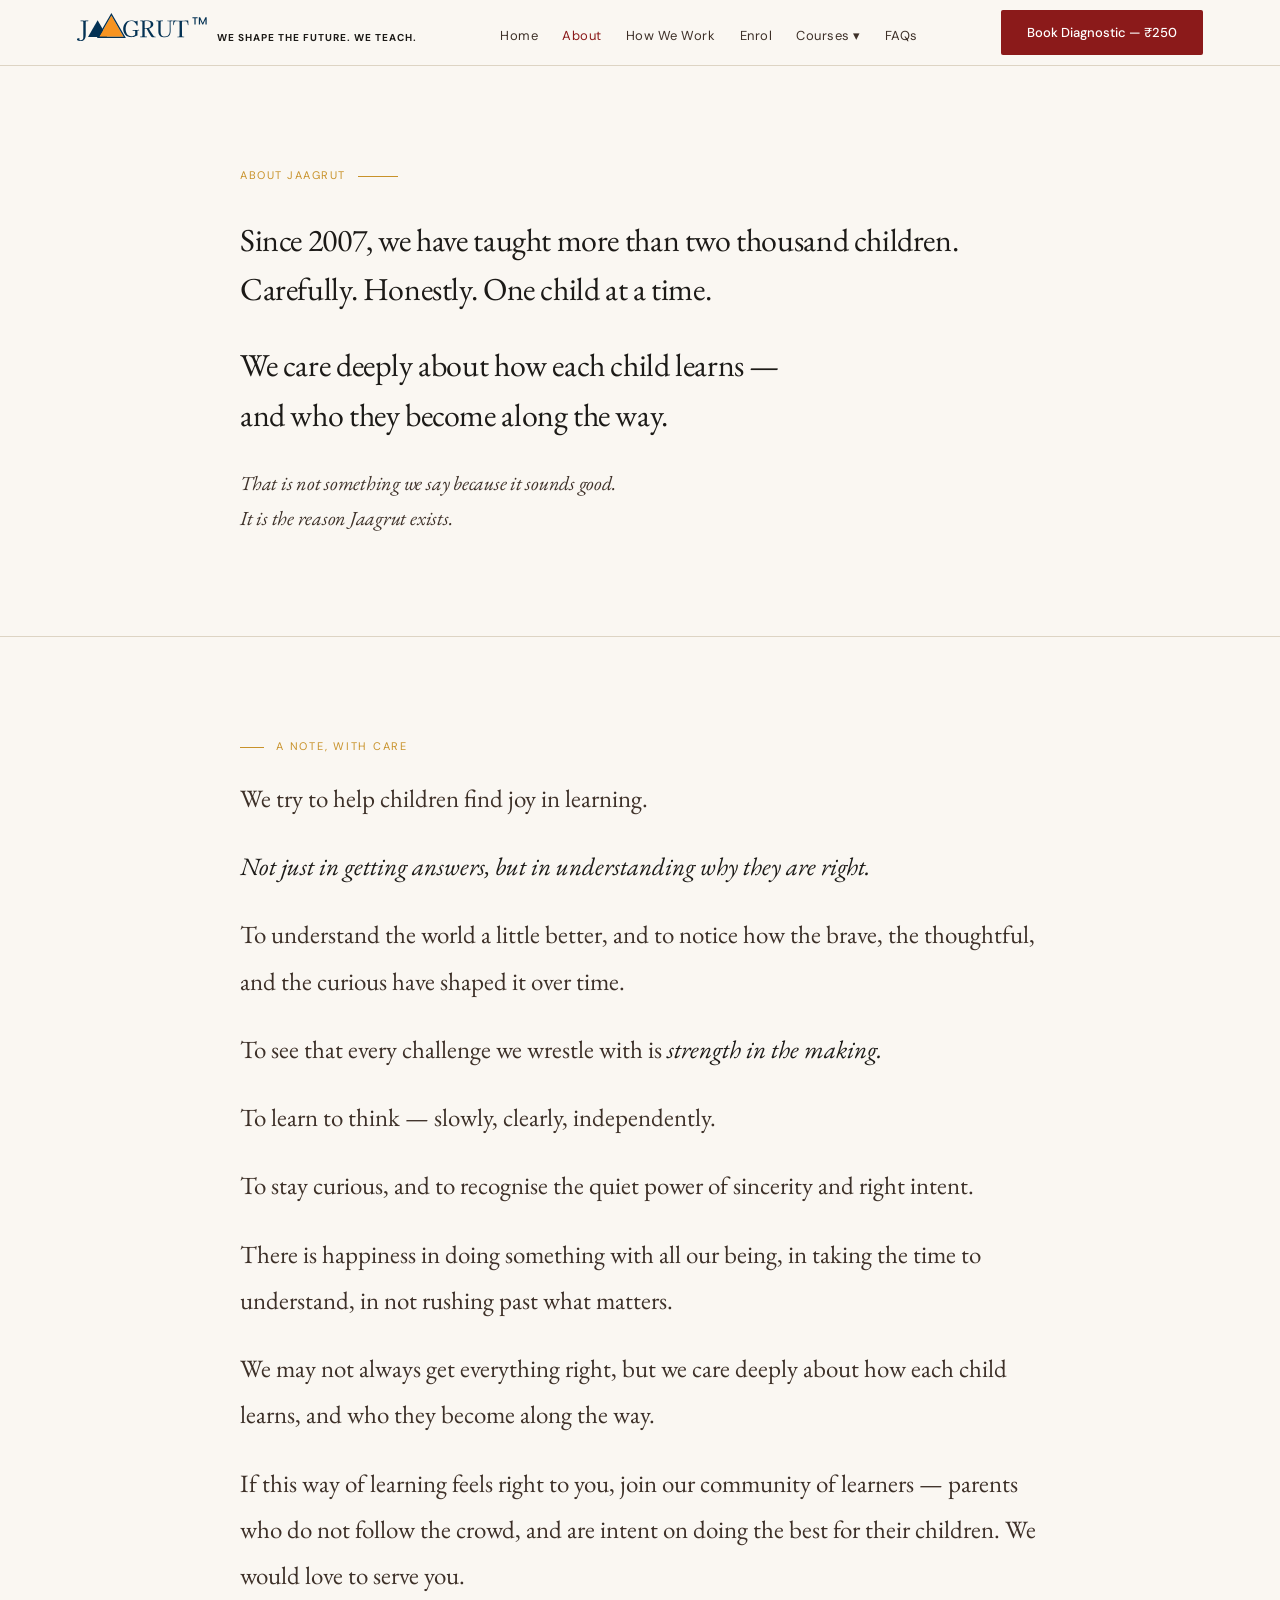
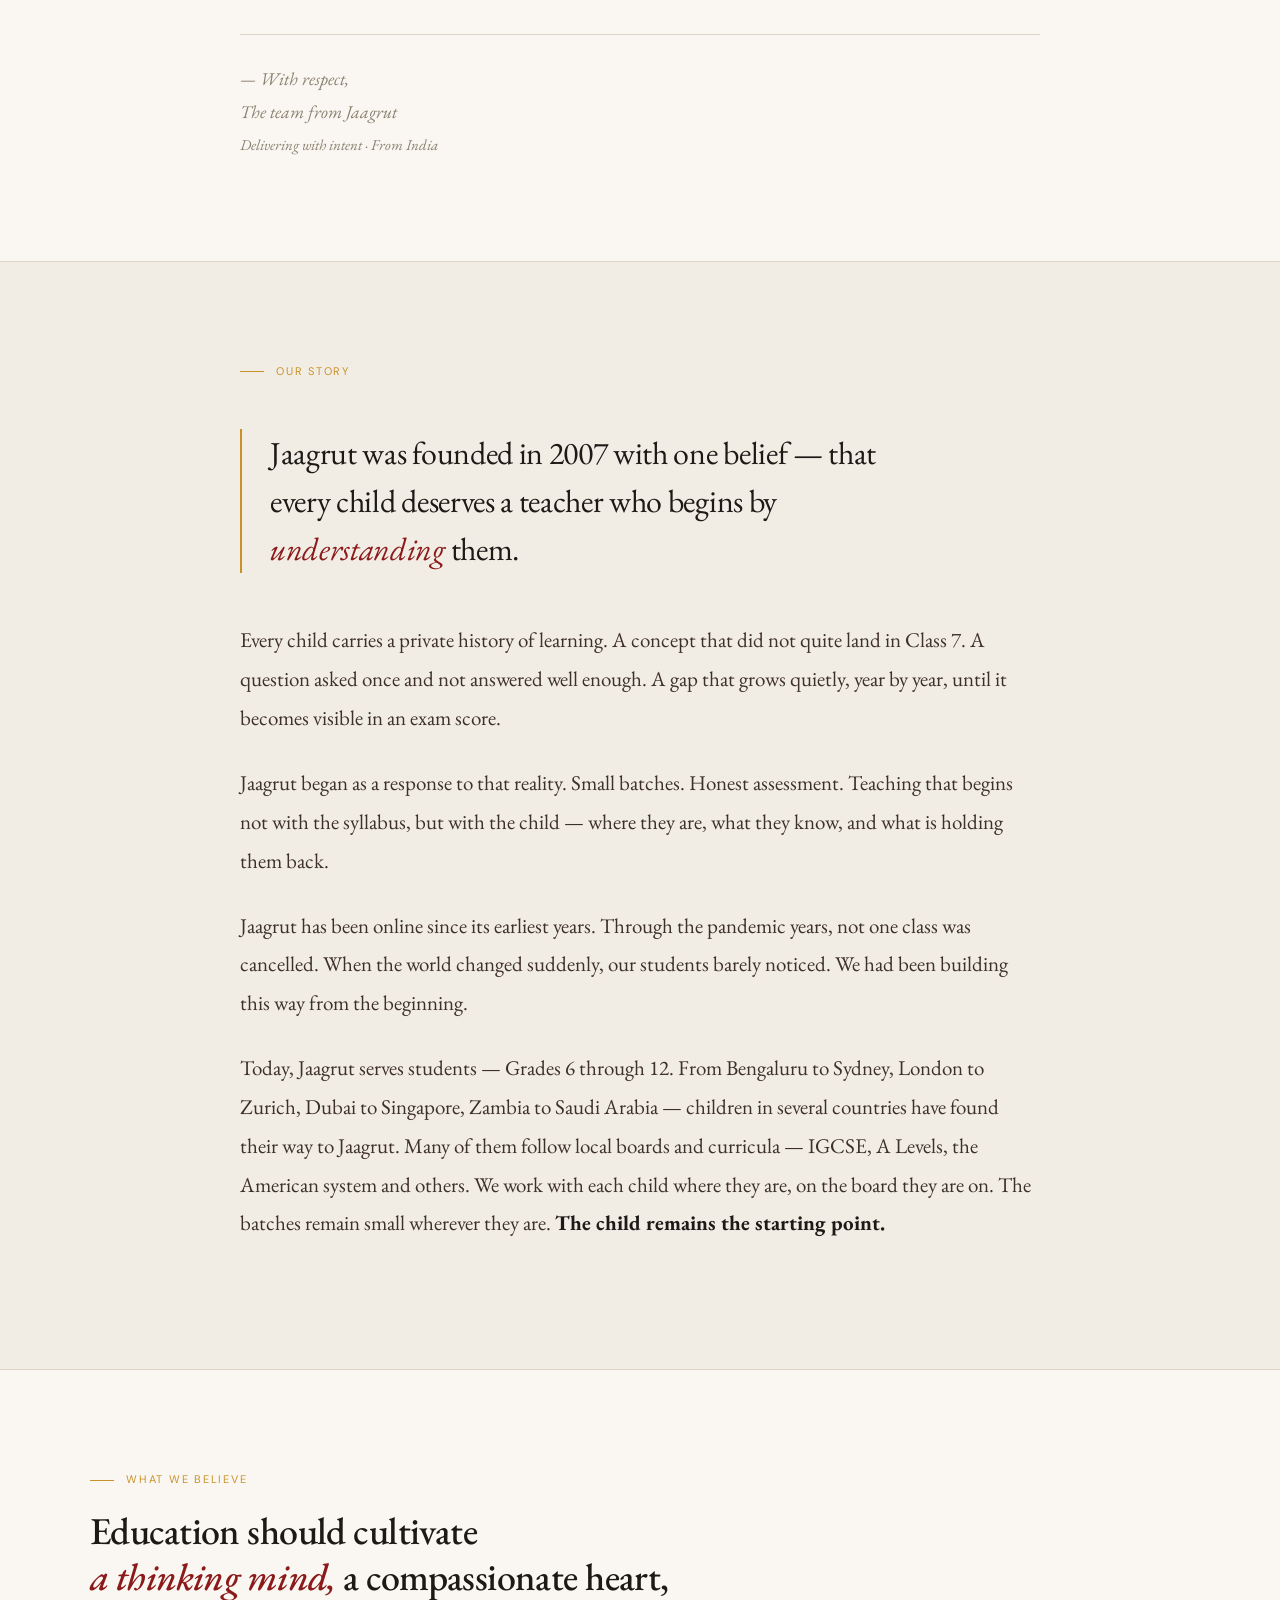
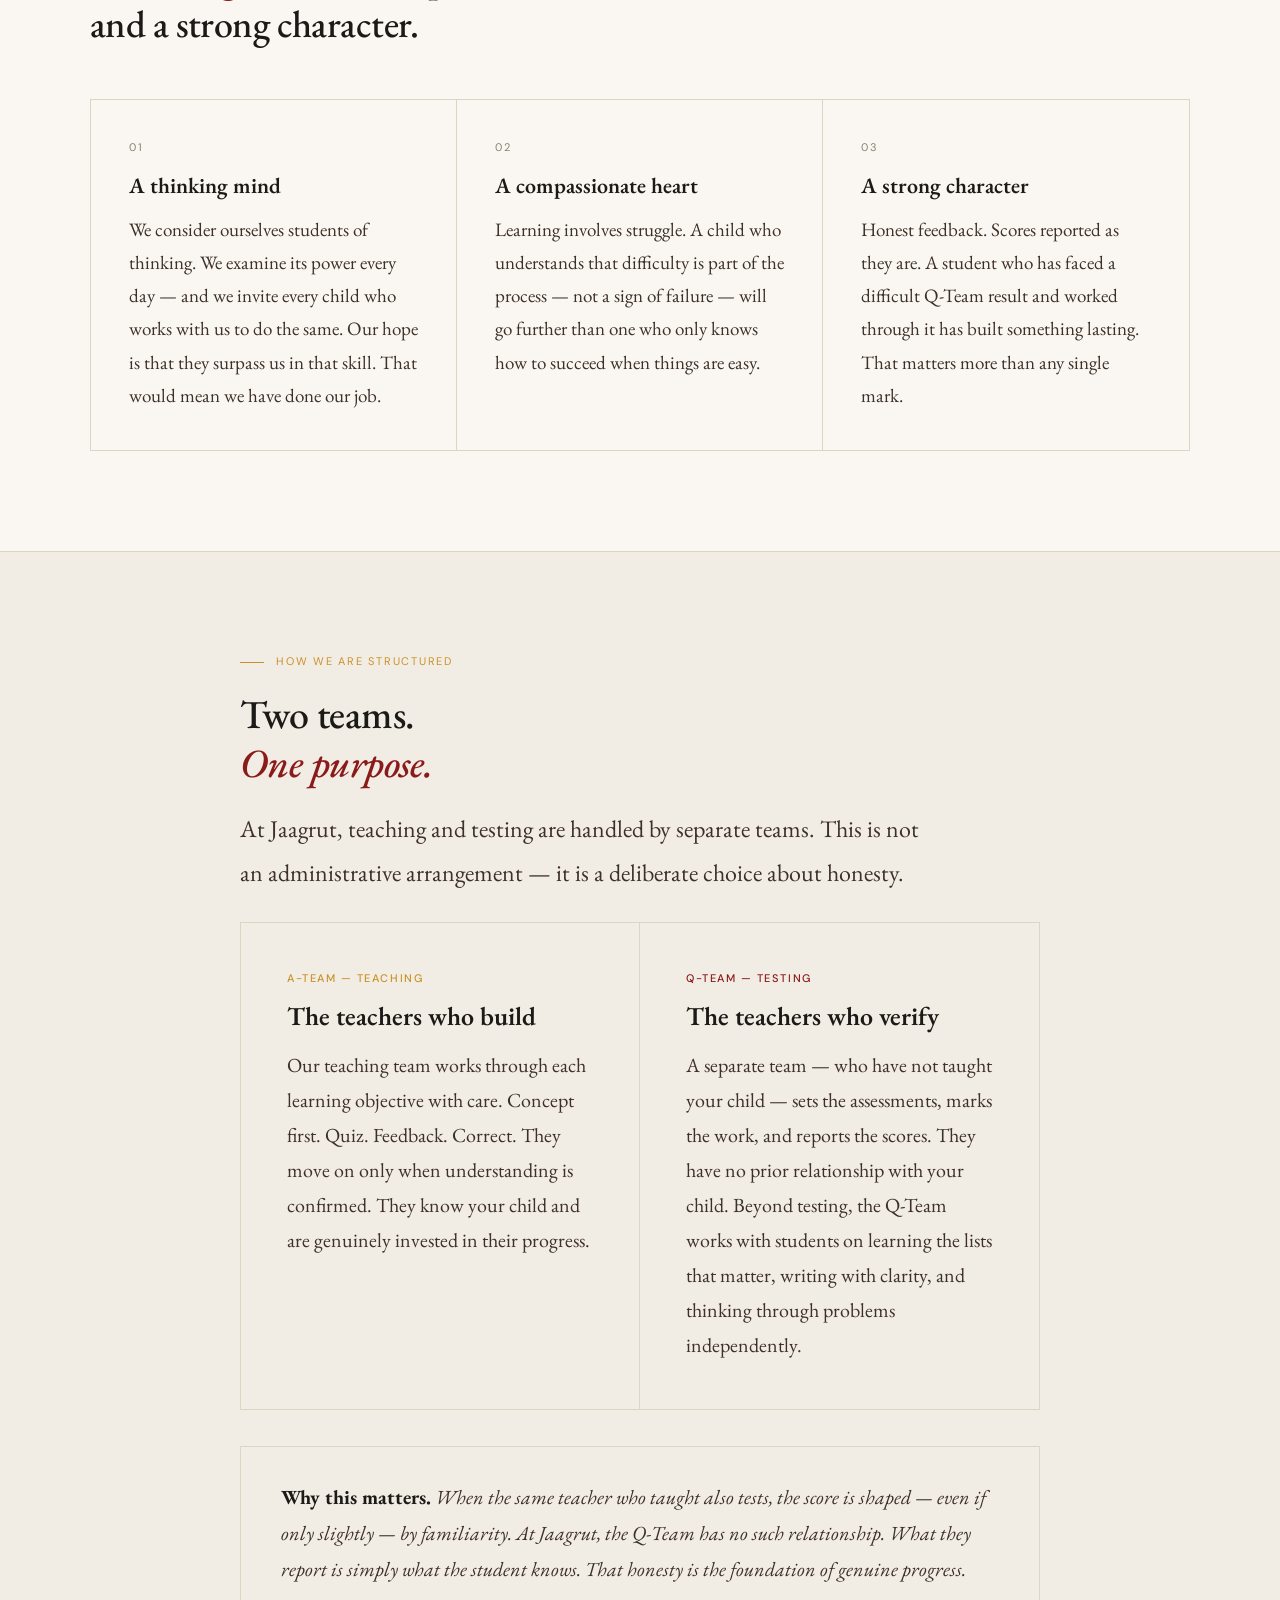
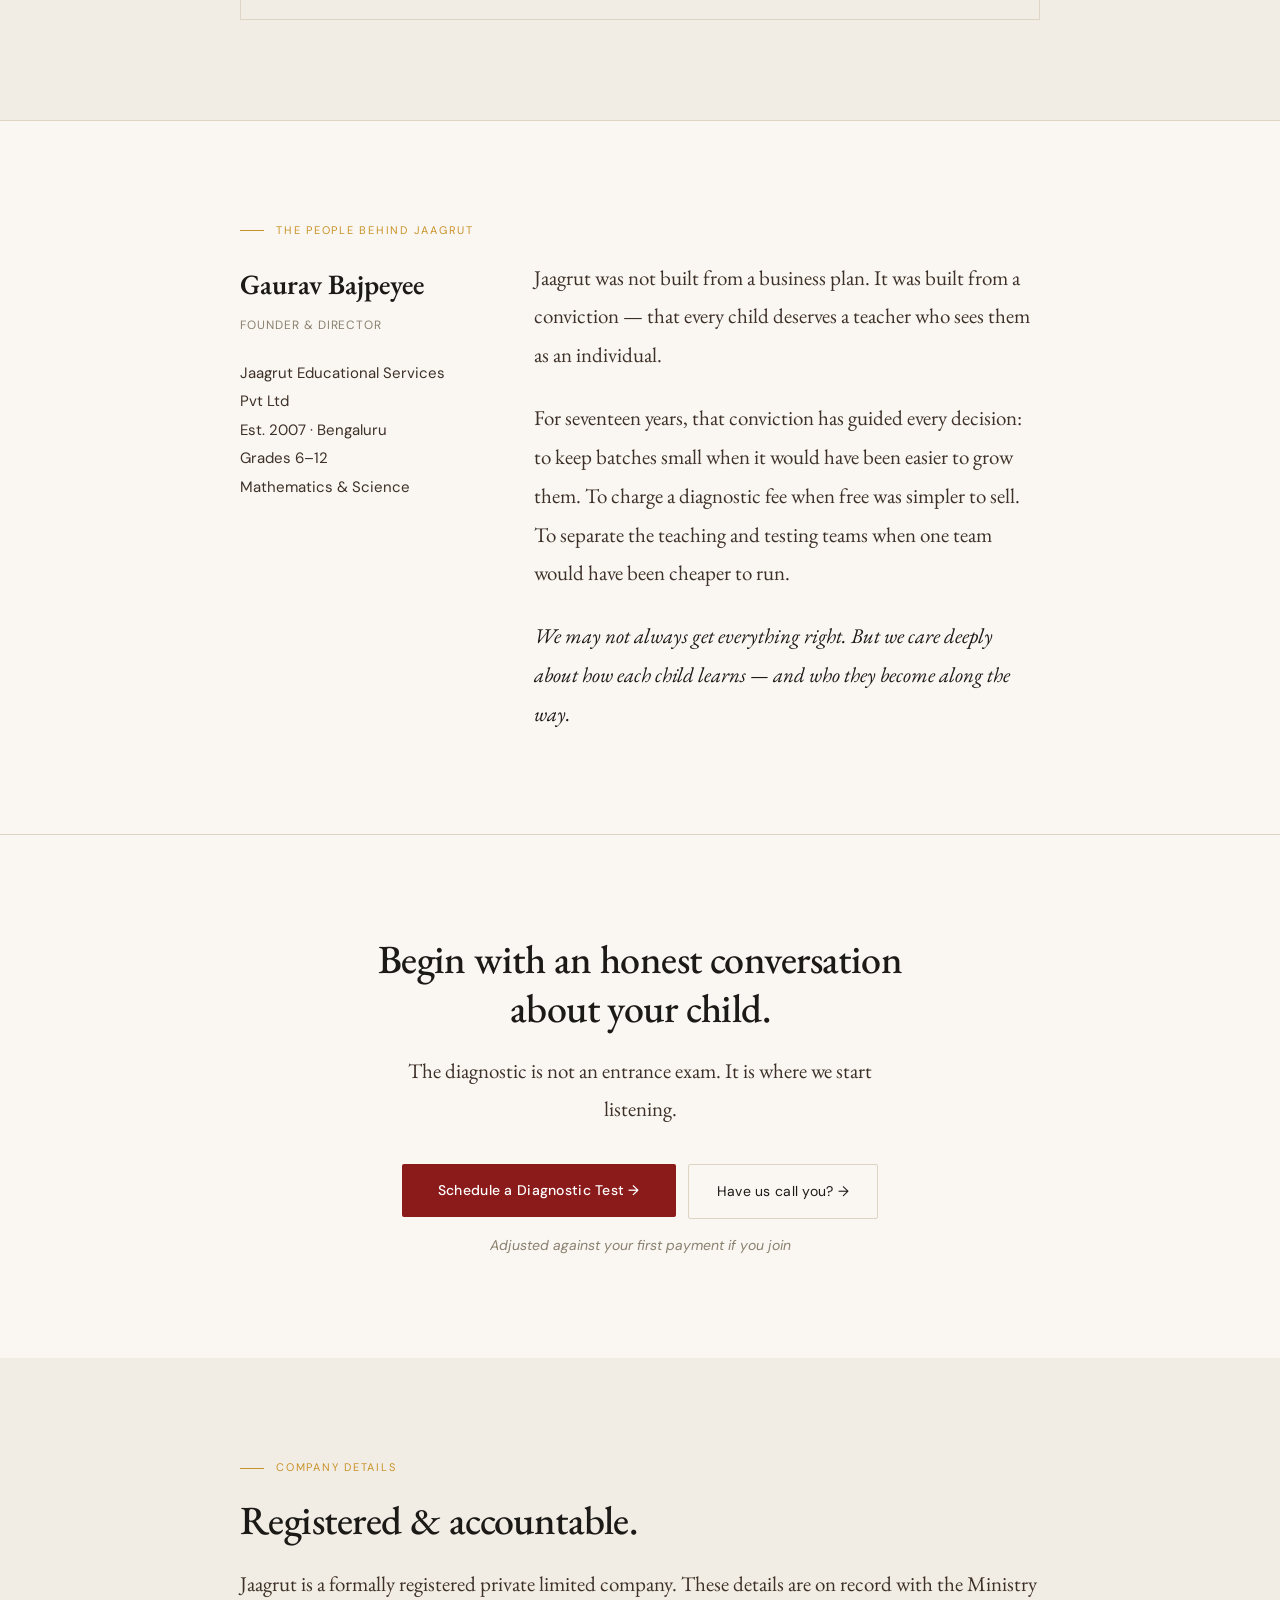
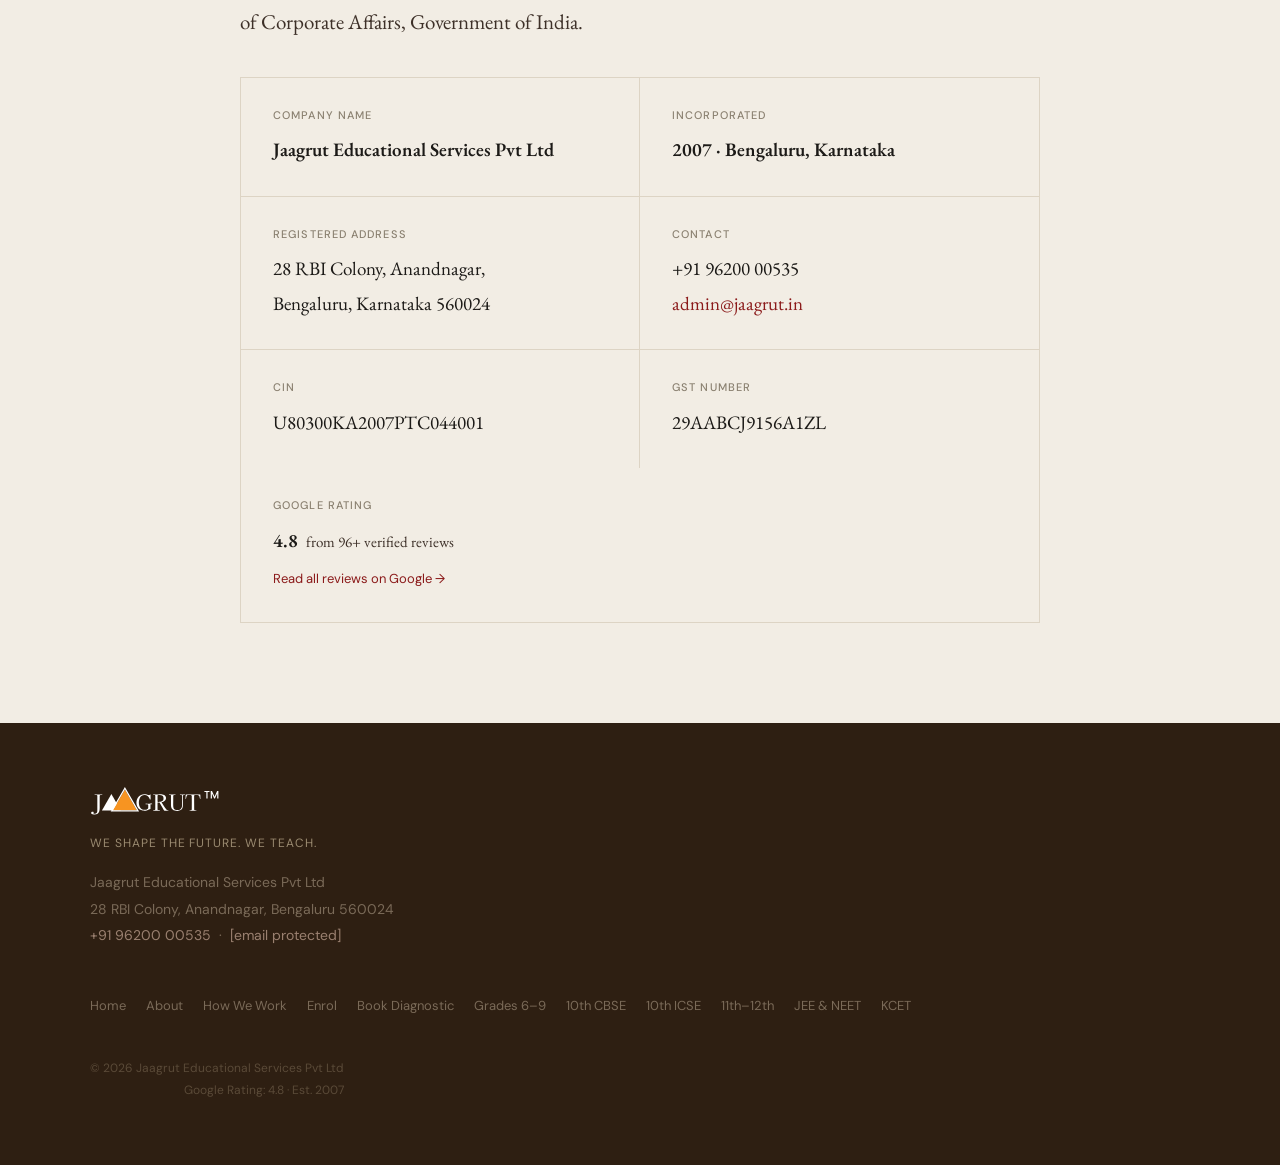
<file: about.html>
<!DOCTYPE html>

<html lang="en">

<head>
  <meta charset="utf-8" />
  <meta content="width=device-width,initial-scale=1.0" name="viewport" />
  <title>About Jaagrut — Online Tutoring Since 2007</title>
  <meta
    content="Jaagrut was founded in 2007 by Gaurav Bajpeyee with one belief — every child deserves a teacher who begins by understanding them. Read our story, philosophy and two-team model."
    name="description" />
  <meta content="About Jaagrut — Online Tutoring Since 2007" property="og:title" />
  <meta
    content="Jaagrut was founded in 2007 by Gaurav Bajpeyee with one belief — every child deserves a teacher who begins by understanding them. Read our story, philosophy and two-team model."
    property="og:description" />
  <meta content="https://www.jaagrut.com/about.html" property="og:url" />
  <meta content="website" property="og:type" />
  <meta content="Jaagrut" property="og:site_name" />
  <link href="https://www.jaagrut.com/about.html" rel="canonical" />
  <!-- Google Analytics — replace GA_MEASUREMENT_ID with your GA4 ID -->
  <!-- <script async src="https://www.googletagmanager.com/gtag/js?id=GA_MEASUREMENT_ID"></script>
<script>window.dataLayer=window.dataLayer||[];function gtag(){dataLayer.push(arguments);}gtag("js",new Date());gtag("config","GA_MEASUREMENT_ID");</script> -->
  <link href="https://fonts.googleapis.com" rel="preconnect" />
  <link
    href="https://fonts.googleapis.com/css2?family=EB+Garamond:ital,wght@0,400;0,500;0,600;0,700;1,400;1,500;1,600&amp;family=DM+Sans:wght@0,300;0,400;0,500&amp;display=swap"
    rel="stylesheet" />
  <link href="assets/css/style.css" rel="stylesheet" />
  <script type="application/ld+json">{
  "@context":"https://schema.org",
  "@graph":[
    {
      "@type":["EducationalOrganization","LocalBusiness"],
      "@id":"https://www.jaagrut.com/#org",
      "name":"Jaagrut Educational Services Pvt Ltd",
      "alternateName":"Jaagrut",
      "url":"https://www.jaagrut.com",
      "description":"Online tutoring for Mathematics and Science, Grades 6-12. CBSE, ICSE, JEE, NEET, KCET and international curricula. Founded 2007, Bengaluru.",
      "foundingDate":"2007",
      "founder":{"@type":"Person","name":"Gaurav Bajpeyee"},
      "address":{"@type":"PostalAddress","streetAddress":"28 RBI Colony, Anandnagar","addressLocality":"Bengaluru","addressRegion":"Karnataka","postalCode":"560024","addressCountry":"IN"},
      "telephone":"+919620000535",
      "email":"admin@jaagrut.in",
      "taxID":"29AABCJ9156A1ZL",
      "leiCode":"U80300KA2007PTC044001",
      "aggregateRating":{"@type":"AggregateRating","ratingValue":"4.8","bestRating":"5","ratingCount":"96"},
      "sameAs":["https://maps.app.goo.gl/KBsQXKk3epQgQAV57","https://jaagrut.com"]
    }
  ]
}
</script>
</head>

<body>
  <style>
    #opening {
      padding-top: 152px;
      padding-bottom: 100px;
      background: var(--cream-d);
    }

    .on p {
      font-size: clamp(23px, 3vw, 32px);
      font-weight: 400;
      line-height: 1.55;
      color: var(--text);
      margin-bottom: 26px;
      letter-spacing: -.012em;
    }

    .on .sub {
      font-size: clamp(17px, 1.8vw, 20px) !important;
      color: var(--muted) !important;
      font-style: italic;
      line-height: 1.75 !important;
      margin-bottom: 0 !important;
    }

    .note-body p {
      font-size: clamp(21px, 2.4vw, 25px);
      color: var(--muted);
      line-height: 1.85;
      margin-bottom: 22px;
    }

    .note-body p em {
      color: var(--text);
      font-style: italic;
    }

    .note-sign {
      font-size: 18px;
      color: var(--faint);
      font-style: italic;
      margin-top: 36px;
      padding-top: 28px;
      border-top: .5px solid var(--border);
    }

    .story-p {
      font-size: 21px;
      color: var(--muted);
      line-height: 1.85;
      margin-bottom: 26px;
    }

    .story-p strong {
      color: var(--text);
    }

    .story-p em {
      color: var(--text);
      font-style: italic;
    }

    .phil-h {
      font-size: clamp(26px, 3.2vw, 38px);
      font-weight: 500;
      line-height: 1.22;
      letter-spacing: -.015em;
      color: var(--text);
      margin-bottom: 52px;
    }

    .phil-h em {
      font-style: italic;
      color: var(--red);
    }

    .phil-grid {
      display: grid;
      grid-template-columns: repeat(3, 1fr);
      gap: 0;
      border: .5px solid var(--border);
    }

    .pi {
      padding: 38px 38px;
      border-right: .5px solid var(--border);
    }

    .pi:last-child {
      border-right: none;
    }

    .pi-n {
      font-family: 'DM Sans', sans-serif;
      font-size: 11px;
      letter-spacing: .14em;
      text-transform: uppercase;
      color: var(--faint);
      margin-bottom: 14px;
    }

    .pi-t {
      font-size: 22px;
      font-weight: 600;
      color: var(--text);
      margin-bottom: 12px;
      line-height: 1.3;
    }

    .pi-b {
      font-size: 19px;
      color: var(--muted);
      line-height: 1.75;
    }

    .team-grid {
      display: grid;
      grid-template-columns: 1fr 1fr;
      gap: 0;
      border: .5px solid var(--border);
      margin-bottom: 36px;
    }

    .team-bio {
      padding: 46px 46px;
      border-right: .5px solid var(--border);
    }

    .team-bio:last-child {
      border-right: none;
      background: var(--cream-d);
    }

    .tm-lbl {
      font-family: 'DM Sans', sans-serif;
      font-size: 11px;
      font-weight: 500;
      letter-spacing: .14em;
      text-transform: uppercase;
      margin-bottom: 12px;
    }

    .team-bio.at .tm-lbl {
      color: var(--gold);
    }

    .team-bio.qt .tm-lbl {
      color: var(--red);
    }

    .tm-name {
      font-size: 26px;
      font-weight: 600;
      color: var(--text);
      margin-bottom: 16px;
      line-height: 1.2;
    }

    .tm-body {
      font-size: 20px;
      color: var(--muted);
      line-height: 1.75;
    }

    .why-box {
      padding: 32px 40px;
      border: .5px solid var(--border);
      background: var(--cream-d);
      font-size: 20px;
      color: var(--muted);
      line-height: 1.8;
      font-style: italic;
    }

    .why-box strong {
      color: var(--text);
      font-style: normal;
    }

    .founder-grid {
      display: grid;
      grid-template-columns: 1fr 2.2fr;
      gap: 64px;
      align-items: start;
    }

    .founder-name {
      font-size: 28px;
      font-weight: 600;
      color: var(--text);
      margin-bottom: 6px;
    }

    .founder-role {
      font-family: 'DM Sans', sans-serif;
      font-size: 12px;
      letter-spacing: .08em;
      text-transform: uppercase;
      color: var(--faint);
      margin-bottom: 22px;
    }

    .founder-detail {
      font-family: 'DM Sans', sans-serif;
      font-size: 15px;
      color: var(--muted);
      line-height: 1.9;
    }

    .founder-body p {
      font-size: 21px;
      color: var(--muted);
      line-height: 1.85;
      margin-bottom: 24px;
    }

    .founder-body p:last-child {
      margin-bottom: 0;
    }

    .founder-body em {
      color: var(--text);
      font-style: italic;
    }

    .pi:last-child,
    .team-bio:last-child {
      border-bottom: none;
    }
  </style>
  <a class="skip-link" href="#main-content">Skip to main content</a>
  <nav>
    <a class="nl" href="index.html">
      <span class="nl-w">
        <svg xmlns="http://www.w3.org/2000/svg" width="130" height="28" viewBox="0 0 130 28" fill="none">
          <path
            d="M129.671 4.15425V11.5891H128.451V6.49703L126.183 11.5891H125.338L123.06 6.49703V11.5891H121.84V4.15425H123.156L125.766 9.98446L128.366 4.15425H129.671Z"
            fill="#043254" />
          <path d="M120.605 4.15425V5.14913H118.626V11.5891H117.406V5.14913H115.417V4.15425H120.605Z" fill="#043254" />
          <path
            d="M111.434 11.831C111.434 12.0435 111.343 12.1498 111.16 12.1498C111.1 12.1498 111.046 12.1498 111.001 12.1498C110.955 12.1346 110.917 12.0966 110.887 12.0359C110.872 12.0056 110.849 11.9372 110.819 11.831C110.804 11.7095 110.796 11.626 110.796 11.5804C110.72 11.125 110.606 10.6239 110.454 10.0774C110.318 9.51562 110.098 9.06015 109.794 8.71095C109.642 8.52876 109.384 8.4073 109.02 8.34657C108.655 8.28584 108.283 8.25547 107.904 8.25547C107.524 8.25547 107.228 8.25547 107.015 8.25547C106.788 8.25547 106.507 8.25547 106.173 8.25547C105.854 8.25547 105.566 8.3162 105.307 8.43766C105.065 8.55912 104.943 8.80204 104.943 9.16642C104.943 11.459 104.951 13.7591 104.966 16.0669C104.996 18.3594 105.011 20.6596 105.011 22.9673C105.011 23.1647 105.095 23.3165 105.262 23.4228C105.429 23.5139 105.619 23.5746 105.831 23.605C106.044 23.6354 106.218 23.6505 106.355 23.6505C106.477 23.6505 106.583 23.6505 106.674 23.6505C106.78 23.6354 106.886 23.6278 106.993 23.6278C107.145 23.6278 107.22 23.6961 107.22 23.8327C107.22 23.8935 107.22 23.9846 107.22 24.106C107.22 24.2123 107.167 24.2654 107.061 24.2654C106.514 24.2654 105.968 24.2578 105.421 24.2427C104.89 24.2123 104.351 24.1971 103.804 24.1971C103.076 24.1971 102.332 24.2199 101.573 24.2654C101.406 24.2654 101.231 24.273 101.049 24.2882C100.867 24.3034 100.692 24.311 100.525 24.311C100.388 24.311 100.32 24.2275 100.32 24.0605C100.32 23.8783 100.343 23.7644 100.388 23.7189C100.434 23.6733 100.54 23.6505 100.707 23.6505C100.737 23.6505 100.768 23.6581 100.798 23.6733C100.844 23.6733 100.874 23.6733 100.889 23.6733C101.056 23.6733 101.269 23.6581 101.527 23.6278C101.785 23.5974 102.013 23.5367 102.21 23.4456C102.423 23.3393 102.529 23.1799 102.529 22.9673C102.544 21.7983 102.552 20.6292 102.552 19.4602C102.567 18.2911 102.575 17.1221 102.575 15.953C102.575 14.7991 102.567 13.6529 102.552 12.5142C102.537 11.3603 102.529 10.2064 102.529 9.05255C102.529 8.87036 102.453 8.70336 102.301 8.55153C102.165 8.39971 102.013 8.3162 101.846 8.30102C101.709 8.27066 101.565 8.25547 101.413 8.25547C101.277 8.25547 101.132 8.25547 100.98 8.25547H98.9535C98.407 8.25547 97.997 8.39212 97.7237 8.6654C97.4656 8.9235 97.2834 9.26511 97.1772 9.69022C97.0709 10.1001 96.9722 10.5253 96.8811 10.9656C96.8811 10.9959 96.8583 11.1022 96.8128 11.2844C96.7824 11.4514 96.7445 11.6184 96.6989 11.7854C96.6685 11.9372 96.6458 12.0207 96.6306 12.0359C96.5698 12.1118 96.4787 12.1498 96.3573 12.1498C96.1903 12.1498 96.1068 12.0663 96.1068 11.8993C96.1068 11.8385 96.1068 11.7626 96.1068 11.6715C96.122 11.5653 96.1371 11.4438 96.1523 11.3072C96.1827 10.958 96.2055 10.5404 96.2206 10.0546C96.251 9.55358 96.2738 9.09051 96.289 8.6654C96.3042 8.51358 96.3117 8.36175 96.3117 8.20993C96.3117 8.0581 96.3193 7.92146 96.3345 7.8C96.3345 7.58744 96.4636 7.49635 96.7217 7.52671C97.83 7.63299 98.946 7.68613 100.069 7.68613C101.208 7.67095 102.332 7.66336 103.44 7.66336H105.376C105.998 7.66336 106.621 7.66336 107.243 7.66336C107.881 7.64817 108.519 7.63299 109.156 7.61781C109.43 7.60263 109.71 7.59504 109.999 7.59504C110.303 7.57985 110.599 7.57226 110.887 7.57226C111.084 7.57226 111.198 7.64817 111.229 7.8C111.244 7.84555 111.259 8.01255 111.274 8.30102C111.289 8.57431 111.305 8.89314 111.32 9.25752C111.335 9.60672 111.343 9.94073 111.343 10.2596C111.358 10.5632 111.365 10.7758 111.365 10.8972C111.38 11.0491 111.396 11.2009 111.411 11.3527C111.426 11.5045 111.434 11.6639 111.434 11.831Z"
            fill="#043254" />
          <path
            d="M95.6092 7.91355C95.6092 8.06538 95.5712 8.15647 95.4953 8.18683C95.4194 8.2172 95.3207 8.23238 95.1993 8.23238C95.093 8.23238 94.9867 8.23238 94.8804 8.23238C94.7741 8.2172 94.6679 8.20961 94.5616 8.20961C94.349 8.20961 94.1364 8.24756 93.9239 8.32348C93.7265 8.38421 93.6126 8.54362 93.5823 8.80173C93.5671 9.05983 93.5595 9.32552 93.5595 9.59881C93.5595 9.8721 93.5595 10.1454 93.5595 10.4187C93.5595 11.6636 93.5671 12.9162 93.5823 14.1763C93.6126 15.4213 93.6278 16.6739 93.6278 17.934C93.6278 19.2245 93.438 20.3556 93.0585 21.3273C92.6789 22.2838 92.064 23.0277 91.2138 23.5591C90.3787 24.0905 89.2628 24.3562 87.866 24.3562C85.8467 24.3562 84.2525 23.8704 83.0834 22.8987C81.9296 21.9118 81.3526 20.3708 81.3526 18.2756V9.21166C81.3526 9.13574 81.3526 9.05983 81.3526 8.98392C81.3678 8.89282 81.3678 8.81691 81.3526 8.75618C81.3374 8.46771 81.1856 8.29311 80.8972 8.23238C80.6239 8.17165 80.3734 8.14129 80.1456 8.14129C80.0393 8.14129 79.9255 8.14888 79.804 8.16406C79.6977 8.16406 79.5839 8.16406 79.4624 8.16406C79.4169 8.16406 79.3637 8.1337 79.303 8.07297C79.2878 8.01224 79.2802 7.92873 79.2802 7.82246C79.2802 7.65545 79.3789 7.57194 79.5763 7.57194C79.7433 7.57194 79.9027 7.57954 80.0545 7.59472C80.2064 7.59472 80.3582 7.60231 80.51 7.61749C80.8592 7.63267 81.2008 7.64786 81.5348 7.66304C81.8688 7.66304 82.2029 7.66304 82.5369 7.66304C83.0683 7.66304 83.592 7.64786 84.1083 7.61749C84.6396 7.58713 85.171 7.57194 85.7024 7.57194C85.8998 7.57194 85.9985 7.66304 85.9985 7.84523C85.9985 7.90596 85.9833 7.98187 85.953 8.07297C85.9226 8.14888 85.8618 8.18683 85.7707 8.18683C85.5734 8.18683 85.3836 8.18683 85.2014 8.18683C85.0192 8.17165 84.8294 8.16406 84.6321 8.16406C84.465 8.16406 84.2753 8.20961 84.0627 8.3007C83.8502 8.3918 83.7287 8.53603 83.6983 8.73341C83.6528 8.97633 83.6376 9.24202 83.6528 9.53049C83.668 9.80377 83.6756 10.0695 83.6756 10.3276C83.6756 11.7092 83.668 13.0908 83.6528 14.4724C83.6376 15.854 83.63 17.2356 83.63 18.6172C83.63 19.7104 83.7439 20.6213 83.9716 21.3501C84.1994 22.0788 84.6245 22.633 85.247 23.0126C85.8694 23.3769 86.7804 23.5591 87.9799 23.5591C89.1489 23.5591 90.0751 23.3162 90.7583 22.8304C91.4567 22.3445 91.9577 21.6841 92.2614 20.8491C92.565 20.014 92.7169 19.0651 92.7169 18.0023C92.7169 16.4689 92.7093 14.9355 92.6941 13.402C92.6941 11.8686 92.6941 10.3352 92.6941 8.80173C92.6941 8.58917 92.5802 8.43735 92.3525 8.34625C92.1247 8.25516 91.9198 8.20961 91.7376 8.20961C91.5554 8.20961 91.3732 8.2172 91.191 8.23238C91.0088 8.24757 90.819 8.25516 90.6217 8.25516C90.5306 8.25516 90.485 8.18684 90.485 8.05019C90.485 7.92873 90.485 7.82246 90.485 7.73136C90.5002 7.64027 90.5837 7.59472 90.7355 7.59472C90.9481 7.59472 91.1682 7.6099 91.396 7.64027C91.6237 7.65545 91.8439 7.66304 92.0564 7.66304C92.8156 7.66304 93.5671 7.64027 94.3111 7.59472C94.5084 7.59472 94.6982 7.58713 94.8804 7.57194C95.0778 7.55676 95.2676 7.54917 95.4498 7.54917C95.5409 7.54917 95.5864 7.59472 95.5864 7.68581C95.6016 7.77691 95.6092 7.85282 95.6092 7.91355Z"
            fill="#043254" />
          <path
            d="M73.7686 11.6034C73.7686 10.2673 73.4194 9.35639 72.7211 8.87055C72.0378 8.36953 71.0737 8.11902 69.8288 8.11902H69.0772C68.9254 8.11902 68.7356 8.1342 68.5079 8.16457C68.2953 8.17975 68.098 8.23289 67.9158 8.32398C67.7488 8.3999 67.6653 8.54413 67.6653 8.75668V15.0878C67.8323 15.1485 68.0221 15.1865 68.2346 15.2017C68.4472 15.2168 68.6445 15.2244 68.8267 15.2244C69.434 15.2244 70.0262 15.1713 70.6031 15.065C71.1952 14.9587 71.7266 14.7765 72.1973 14.5184C72.6831 14.2603 73.0627 13.896 73.3359 13.4253C73.6244 12.9546 73.7686 12.3473 73.7686 11.6034ZM78.7561 23.8785C78.7561 23.9847 78.6498 24.0682 78.4373 24.129C78.2247 24.1897 77.9742 24.2277 77.6857 24.2428C77.3973 24.2732 77.124 24.2884 76.8659 24.2884C76.623 24.2884 76.4559 24.2884 76.3649 24.2884C75.7576 24.2884 75.2717 24.2277 74.9073 24.1062C74.543 23.9696 74.1862 23.628 73.837 23.0814C73.093 21.882 72.3719 20.6674 71.6735 19.4376C70.9902 18.2078 70.307 16.9704 69.6238 15.7255L67.6653 15.7938V23.0131C67.6653 23.2408 67.7564 23.3926 67.9386 23.4685C68.1208 23.5444 68.3029 23.5824 68.4851 23.5824C68.6977 23.5824 68.9026 23.5748 69.1 23.5596C69.2974 23.5444 69.4948 23.5369 69.6921 23.5369C69.7984 23.5369 69.8592 23.5824 69.8743 23.6735C69.9047 23.7646 69.9199 23.8481 69.9199 23.924C69.9199 24.0455 69.8819 24.129 69.806 24.1745C69.7453 24.2049 69.6618 24.2201 69.5555 24.2201C68.8875 24.2201 68.2118 24.2125 67.5286 24.1973C66.8454 24.1669 66.1698 24.1518 65.5018 24.1518C65.1374 24.1518 64.773 24.1669 64.4086 24.1973C64.0594 24.2125 63.7026 24.2201 63.3383 24.2201C63.2472 24.2201 63.1864 24.1821 63.1561 24.1062C63.1409 24.0151 63.1333 23.9392 63.1333 23.8785C63.1333 23.6811 63.2168 23.5824 63.3838 23.5824C63.5205 23.5824 63.6495 23.59 63.771 23.6052C63.9076 23.6052 64.0367 23.6052 64.1581 23.6052C64.3859 23.6052 64.6288 23.5824 64.8869 23.5369C65.1602 23.4761 65.312 23.3015 65.3424 23.0131C65.3727 22.6335 65.3803 22.1932 65.3651 21.6922C65.3651 21.176 65.3651 20.7281 65.3651 20.3485C65.3651 19.8475 65.3651 19.3465 65.3651 18.8455C65.3651 18.3293 65.3651 17.8206 65.3651 17.3196C65.3651 16.272 65.3651 15.2244 65.3651 14.1768C65.3803 13.1292 65.3879 12.0817 65.3879 11.0341C65.3879 10.6545 65.3879 10.2749 65.3879 9.89537C65.3879 9.50063 65.3727 9.12106 65.3424 8.75668C65.312 8.45303 65.1526 8.28603 64.8641 8.25566C64.5908 8.21011 64.3403 8.18734 64.1126 8.18734C64.0215 8.18734 63.9304 8.19493 63.8393 8.21011C63.7482 8.21011 63.6571 8.21011 63.566 8.21011C63.3383 8.21011 63.2244 8.08106 63.2244 7.82296C63.2244 7.65595 63.3003 7.57245 63.4521 7.57245C63.9683 7.57245 64.477 7.58763 64.978 7.618C65.4942 7.64836 66.0104 7.66354 66.5266 7.66354C67.2402 7.66354 67.9462 7.63318 68.6445 7.57245C69.3429 7.51172 70.0413 7.48135 70.7397 7.48135C71.3167 7.48135 71.924 7.54208 72.5616 7.66354C73.2145 7.785 73.8218 7.98238 74.3835 8.25566C74.9453 8.52895 75.4008 8.90851 75.75 9.39435C76.1143 9.86501 76.2965 10.4647 76.2965 11.1935C76.2965 12.1044 76.0384 12.8939 75.5222 13.5619C75.0212 14.2148 74.3684 14.7234 73.5637 15.0878C73.2752 15.2244 72.9792 15.3307 72.6755 15.4066C72.3719 15.4674 72.0682 15.5281 71.7646 15.5888C72.463 16.7731 73.1917 17.9421 73.9508 19.096C74.7251 20.2498 75.507 21.3885 76.2965 22.512C76.5243 22.8309 76.7596 23.089 77.0025 23.2863C77.2606 23.4685 77.5795 23.5976 77.959 23.6735C78.0501 23.6887 78.2019 23.6963 78.4145 23.6963C78.6422 23.6963 78.7561 23.757 78.7561 23.8785Z"
            fill="#043254" />
          <path
            d="M62.171 17.2288C62.171 17.3199 62.1482 17.4034 62.1027 17.4793C62.0571 17.5552 61.9812 17.5931 61.8749 17.5931H60.463V22.4667C59.4002 22.8311 58.345 23.2335 57.2974 23.6737C56.7964 23.8863 56.265 24.0229 55.7033 24.0837C55.1567 24.1444 54.6177 24.1748 54.0863 24.1748C53.6308 24.1748 53.1222 24.1216 52.5605 24.0154C51.9987 23.9091 51.4522 23.7572 50.9208 23.5599C50.4046 23.3625 49.9491 23.1348 49.5543 22.8767C48.4005 22.1024 47.5427 21.1003 46.9809 19.8705C46.4343 18.6407 46.1611 17.335 46.1611 15.9534C46.1611 14.7844 46.3432 13.6837 46.7076 12.6512C47.0872 11.6188 47.6262 10.7079 48.3246 9.91839C49.023 9.1289 49.858 8.51401 50.8297 8.07372C51.8165 7.61824 52.9173 7.3905 54.1319 7.3905C55.0276 7.3905 55.8854 7.51196 56.7053 7.75488C56.8419 7.80043 57.0621 7.86875 57.3657 7.95985C57.6694 8.05094 57.973 8.14204 58.2767 8.23313C58.5803 8.30904 58.7853 8.347 58.8916 8.347C59.2104 8.347 59.4306 8.30904 59.552 8.23313C59.6735 8.14204 59.7646 8.04335 59.8253 7.93707C59.9012 7.83079 60.0075 7.74729 60.1441 7.68656H60.3263C60.4478 7.68656 60.5161 7.75488 60.5313 7.89152C60.5617 8.04335 60.5693 8.20277 60.5541 8.36977C60.5541 8.53678 60.5541 8.70379 60.5541 8.8708C60.5541 9.34145 60.5617 9.81211 60.5768 10.2828C60.6072 10.7534 60.6224 11.2317 60.6224 11.7175C60.6224 11.8997 60.6148 12.1123 60.5996 12.3552C60.5996 12.5981 60.463 12.7196 60.1897 12.7196C60.0986 12.7196 60.0151 12.712 59.9392 12.6968C59.8784 12.6664 59.8177 12.6133 59.757 12.5374C59.7418 12.507 59.7038 12.4235 59.6431 12.2869C59.5824 12.135 59.5217 11.9832 59.4609 11.8314C59.4002 11.6644 59.3546 11.5505 59.3243 11.4898C58.9144 10.5636 58.3146 9.78934 57.5252 9.16686C57.1152 8.83284 56.5914 8.56715 55.9538 8.36977C55.3313 8.1724 54.7544 8.07372 54.223 8.07372C53.2057 8.07372 52.3403 8.32423 51.6268 8.82525C50.9132 9.31109 50.3362 9.94876 49.896 10.7382C49.4557 11.5277 49.1368 12.378 48.9394 13.2889C48.7421 14.1999 48.6434 15.0804 48.6434 15.9307C48.6434 16.8264 48.7497 17.707 48.9622 18.5724C49.1748 19.4378 49.5012 20.2197 49.9415 20.9181C50.397 21.6165 50.9891 22.1783 51.7179 22.6034C52.4466 23.0133 53.3196 23.2183 54.3368 23.2183C54.6405 23.2183 55.0049 23.1879 55.43 23.1272C55.8551 23.0664 56.2802 22.9602 56.7053 22.8083C57.1304 22.6565 57.4796 22.4516 57.7529 22.1934C58.0414 21.9353 58.1856 21.6089 58.1856 21.2142V18.208C58.1856 17.9651 58.0641 17.8133 57.8212 17.7526C57.5935 17.6767 57.3961 17.6387 57.2291 17.6387C57.0014 17.6387 56.7736 17.6539 56.5459 17.6842C56.3181 17.6994 56.0904 17.707 55.8627 17.707C55.7412 17.707 55.6577 17.6691 55.6122 17.5931C55.5818 17.5172 55.5666 17.4261 55.5666 17.3199C55.5666 17.2288 55.5818 17.1453 55.6122 17.0694C55.6425 16.9783 55.7184 16.9327 55.8399 16.9327C56.0828 16.9327 56.3181 16.9403 56.5459 16.9555C56.7736 16.9555 57.009 16.9555 57.2519 16.9555H58.8688C59.1269 16.9555 59.385 16.9555 59.6431 16.9555C59.9012 16.9555 60.1593 16.9479 60.4174 16.9327C60.6755 16.9327 60.926 16.9251 61.169 16.9099C61.4119 16.8796 61.6548 16.8644 61.8977 16.8644C61.9888 16.8644 62.0571 16.9099 62.1027 17.001C62.1482 17.0769 62.171 17.1529 62.171 17.2288Z"
            fill="#043254" />
          <path
            d="M11.3641 7.868C11.3641 7.97428 11.3489 8.05778 11.3186 8.11851C11.3034 8.17924 11.2351 8.20961 11.1136 8.20961C10.8859 8.20961 10.6581 8.20961 10.4304 8.20961C10.2178 8.19443 9.99768 8.18683 9.76994 8.18683C9.55739 8.18683 9.33724 8.24757 9.10951 8.36903C8.89695 8.4753 8.77549 8.65749 8.74513 8.9156C8.72994 9.02187 8.72235 9.13574 8.72235 9.2572C8.73753 9.36348 8.74513 9.47735 8.74513 9.59881C8.74513 11.6181 8.73753 13.6374 8.72235 15.6566C8.72235 17.6759 8.72235 19.7028 8.72235 21.7372C8.72235 22.9063 8.55534 23.9615 8.22133 24.9028C7.9025 25.8593 7.36352 26.6108 6.60439 27.1574C5.84527 27.7191 4.81286 28 3.50716 28C3.23387 28 2.89986 27.9924 2.50511 27.9772C2.11037 27.9621 1.72321 27.9089 1.34365 27.8178C0.964089 27.7267 0.645256 27.5673 0.387154 27.3396C0.129051 27.127 0 26.8234 0 26.4286C0 26.0491 0.144234 25.7454 0.432702 25.5177C0.721169 25.3051 1.03241 25.1988 1.36643 25.1988C1.48789 25.1988 1.6473 25.2292 1.84467 25.2899C2.05723 25.3507 2.24701 25.4342 2.41402 25.5404C2.58103 25.6467 2.66453 25.7758 2.66453 25.9276C2.6038 26.0035 2.54307 26.087 2.48234 26.1781C2.42161 26.2692 2.39125 26.3755 2.39125 26.4969C2.39125 26.8158 2.5203 27.0359 2.7784 27.1574C3.0365 27.2788 3.2946 27.3396 3.55271 27.3396C3.91709 27.3396 4.28147 27.2637 4.64585 27.1118C5.01023 26.9752 5.32906 26.7702 5.60235 26.4969C5.89081 26.2388 6.073 25.92 6.14892 25.5404C6.22483 25.0698 6.27038 24.5991 6.28556 24.1285C6.30074 23.6578 6.30833 23.1872 6.30833 22.7165V8.9156C6.30833 8.67268 6.20965 8.49808 6.01227 8.3918C5.8149 8.28552 5.58716 8.22479 5.32906 8.20961C5.07096 8.17924 4.8584 8.16406 4.6914 8.16406C4.53957 8.16406 4.38775 8.17165 4.23592 8.18683C4.09928 8.20202 3.96264 8.20961 3.82599 8.20961C3.61344 8.20961 3.50716 8.10333 3.50716 7.89078C3.50716 7.66304 3.60585 7.54917 3.80322 7.54917C3.95504 7.54917 4.10687 7.55676 4.25869 7.57194C4.4257 7.58713 4.58512 7.59472 4.73694 7.59472C5.60235 7.64027 6.47534 7.66304 7.35593 7.66304C7.97841 7.66304 8.60848 7.64786 9.24615 7.61749C9.88381 7.57194 10.5139 7.54917 11.1364 7.54917C11.2578 7.54917 11.3262 7.58713 11.3413 7.66304C11.3565 7.72377 11.3641 7.79209 11.3641 7.868Z"
            fill="#043254" />
          <path d="M20.6363 7.20755L30.2816 23.9136H10.991L20.6363 7.20755Z" fill="#043254" />
          <path d="M34.395 2.62125L46.5935 23.7495H22.1966L34.395 2.62125Z" fill="#F79421" />
          <path
            d="M48.8633 25.0591H19.9271L34.3952 0L48.8633 25.0591ZM22.1971 23.7489H46.5934L34.3952 2.62056L22.1971 23.7489Z"
            fill="#043254" />
        </svg>
      </span>
      <span class="nl-t">We shape the future. We teach.</span>
    </a>
    <ul class="nm">
      <li><a href="index.html">Home</a></li>
      <li><a class="on" href="about.html">About</a></li>
      <li><a class="" href="how-we-work.html">How We Work</a></li>
      <li><a href="enrol.html">Enrol</a></li>
      <li class="has-dropdown">
        <a href="courses.html">Courses ▾</a>
        <div class="nav-dropdown">
          <div class="nav-dropdown-inn">
            <a href="grades-6-9.html">Grades 6–9</a>
            <a href="cbse-10.html">10th CBSE</a>
            <a href="icse-10.html">10th ICSE</a>
            <a href="class-11-12.html">Classes 11–12</a>
            <a href="jee-neet.html">JEE &amp; NEET</a>
            <a href="kcet.html">KCET</a>
          </div>
        </div>
      </li>
      <li><a href="faq.html">FAQs</a></li>
    </ul>
    <a class="nc" href="book-diagnostic.html">Book Diagnostic — ₹250</a>
    <button class="ham-btn" id="ham"><span></span><span></span><span></span></button>
  </nav>
  <div class="mob-menu" id="mob-nav">
    <a href="index.html">Home</a>
    <a class="on" href="about.html">About</a>
    <a href="how-we-work.html">How We Work</a>
    <a href="enrol.html">Enrol</a>
    <li class="has-dropdown">
      <a href="courses.html">Courses ▾</a>
      <div class="nav-dropdown">
        <div class="nav-dropdown-inn">
          <a href="grades-6-9.html">Grades 6–9</a>
          <a href="cbse-10.html">10th CBSE</a>
          <a href="icse-10.html">10th ICSE</a>
          <a href="class-11-12.html">Classes 11–12</a>
          <a href="jee-neet.html">JEE &amp; NEET</a>
          <a href="kcet.html">KCET</a>
        </div>
      </div>
    </li><a href="grades-6-9.html">Grades 6–9</a>
    <a href="cbse-10.html">10th CBSE</a>
    <a href="icse-10.html">10th ICSE</a>
    <a href="class-11-12.html">Classes 11–12</a>
    <a href="jee-neet.html">JEE &amp; NEET</a>
    <a href="kcet.html">KCET</a>
    <a href="faq.html">FAQs</a>
    <a class="mob-menu-cta" href="book-diagnostic.html">Schedule a Diagnostic Test →</a>
  </div>
  <section id="main-content">
    <div class="inn">
      <div
        style="font-family:'DM Sans',sans-serif;font-size:11px;font-weight:400;letter-spacing:.14em;text-transform:uppercase;color:var(--gold);margin-bottom:30px;display:flex;align-items:center;gap:12px;">
        About Jaagrut<span style="display:inline-block;width:40px;height:.5px;background:var(--gold);"></span></div>
      <div class="on">
        <p>Since 2007, we have taught more than two thousand children.<br />Carefully. Honestly. One child at a time.
        </p>
        <p>We care deeply about how each child learns —<br />and who they become along the way.</p>
        <p class="sub">That is not something we say because it sounds good.<br />It is the reason Jaagrut exists.</p>
      </div>
    </div>
  </section>
  <section>
    <div class="inn">
      <div class="lbl">A note, with care</div>
      <div class="note-body">
        <p>We try to help children find joy in learning.</p>
        <p><em>Not just in getting answers, but in understanding why they are right.</em></p>
        <p>To understand the world a little better, and to notice how the brave, the thoughtful, and the curious have
          shaped it over time.</p>
        <p>To see that every challenge we wrestle with is <em>strength in the making.</em></p>
        <p>To learn to think — slowly, clearly, independently.</p>
        <p>To stay curious, and to recognise the quiet power of sincerity and right intent.</p>
        <p>There is happiness in doing something with all our being, in taking the time to understand, in not rushing
          past what matters.</p>
        <p>We may not always get everything right, but we care deeply about how each child learns, and who they become
          along the way.</p>
        <p>If this way of learning feels right to you, join our community of learners — parents who do not follow the
          crowd, and are intent on doing the best for their children. We would love to serve you.</p>
      </div>
      <div class="note-sign">— With respect,<br />The team from Jaagrut<br /><span style="font-size:15px;">Delivering
          with intent · From India</span></div>
    </div>
  </section>
  <section style="background:var(--cream-d);">
    <div class="inn">
      <div class="lbl">Our story</div>
      <div class="pull">Jaagrut was founded in 2007 with one belief — that every child deserves a teacher who begins by
        <em>understanding</em> them.
      </div>
      <p class="story-p">Every child carries a private history of learning. A concept that did not quite land in Class
        7. A question asked once and not answered well enough. A gap that grows quietly, year by year, until it becomes
        visible in an exam score.</p>
      <p class="story-p">Jaagrut began as a response to that reality. Small batches. Honest assessment. Teaching that
        begins not with the syllabus, but with the child — where they are, what they know, and what is holding them
        back.</p>
      <p class="story-p">Jaagrut has been online since its earliest years. Through the pandemic years, not one class was
        cancelled. When the world changed suddenly, our students barely noticed. We had been building this way from the
        beginning.</p>
      <p class="story-p">Today, Jaagrut serves students — Grades 6 through 12. From Bengaluru to Sydney, London to
        Zurich, Dubai to Singapore, Zambia to Saudi Arabia — children in several countries have found their way to
        Jaagrut. Many of them follow local boards and curricula — IGCSE, A Levels, the American system and others. We
        work with each child where they are, on the board they are on. The batches remain small wherever they are.
        <strong>The child remains the starting point.</strong>
      </p>
    </div>
  </section>
  <section>
    <div class="inn-w">
      <div class="lbl">What we believe</div>
      <h2 class="phil-h">Education should cultivate<br /><em>a thinking mind,</em> a compassionate heart,<br />and a
        strong character.</h2>
      <div class="phil-grid">
        <div class="pi">
          <div class="pi-n">01</div>
          <div class="pi-t">A thinking mind</div>
          <div class="pi-b">We consider ourselves students of thinking. We examine its power every day — and we invite
            every child who works with us to do the same. Our hope is that they surpass us in that skill. That would
            mean we have done our job.</div>
        </div>
        <div class="pi">
          <div class="pi-n">02</div>
          <div class="pi-t">A compassionate heart</div>
          <div class="pi-b">Learning involves struggle. A child who understands that difficulty is part of the process —
            not a sign of failure — will go further than one who only knows how to succeed when things are easy.</div>
        </div>
        <div class="pi">
          <div class="pi-n">03</div>
          <div class="pi-t">A strong character</div>
          <div class="pi-b">Honest feedback. Scores reported as they are. A student who has faced a difficult Q-Team
            result and worked through it has built something lasting. That matters more than any single mark.</div>
        </div>
      </div>
    </div>
  </section>
  <section style="background:var(--cream-d);">
    <div class="inn">
      <div class="lbl">How we are structured</div>
      <h2 class="h2">Two teams.<br /><em>One purpose.</em></h2>
      <p class="body-xl">At Jaagrut, teaching and testing are handled by separate teams. This is not an administrative
        arrangement — it is a deliberate choice about honesty.</p>
      <div class="team-grid">
        <div class="team-bio at">
          <div class="tm-lbl">A-Team — Teaching</div>
          <div class="tm-name">The teachers who build</div>
          <div class="tm-body">Our teaching team works through each learning objective with care. Concept first. Quiz.
            Feedback. Correct. They move on only when understanding is confirmed. They know your child and are genuinely
            invested in their progress.</div>
        </div>
        <div class="team-bio qt">
          <div class="tm-lbl">Q-Team — Testing</div>
          <div class="tm-name">The teachers who verify</div>
          <div class="tm-body">A separate team — who have not taught your child — sets the assessments, marks the work,
            and reports the scores. They have no prior relationship with your child. Beyond testing, the Q-Team works
            with students on learning the lists that matter, writing with clarity, and thinking through problems
            independently.</div>
        </div>
      </div>
      <div class="why-box"><strong>Why this matters.</strong> When the same teacher who taught also tests, the score is
        shaped — even if only slightly — by familiarity. At Jaagrut, the Q-Team has no such relationship. What they
        report is simply what the student knows. That honesty is the foundation of genuine progress.</div>
    </div>
  </section>
  <section>
    <div class="inn">
      <div class="lbl">The people behind Jaagrut</div>
      <div class="founder-grid">
        <div>
          <div class="founder-name">Gaurav Bajpeyee</div>
          <div class="founder-role">Founder &amp; Director</div>
          <div class="founder-detail">Jaagrut Educational Services Pvt Ltd<br />Est. 2007 · Bengaluru<br />Grades
            6–12<br />Mathematics &amp; Science</div>
        </div>
        <div class="founder-body">
          <p>Jaagrut was not built from a business plan. It was built from a conviction — that every child deserves a
            teacher who sees them as an individual.</p>
          <p>For seventeen years, that conviction has guided every decision: to keep batches small when it would have
            been easier to grow them. To charge a diagnostic fee when free was simpler to sell. To separate the teaching
            and testing teams when one team would have been cheaper to run.</p>
          <p><em>We may not always get everything right. But we care deeply about how each child learns — and who they
              become along the way.</em></p>
        </div>
      </div>
    </div>
  </section>
  <section style="text-align:center;border-bottom:none;">
    <div class="inn">
      <h2 class="h2">Begin with an honest conversation<br />about your child.</h2>
      <p class="body-lg" style="max-width:500px;margin:0 auto 36px;text-align:center;">The diagnostic is not an entrance
        exam. It is where we start listening.</p>
      <div style="display:flex;flex-wrap:wrap;gap:12px;align-items:flex-start;justify-content: center;"><a class="btn-p"
          href="book-diagnostic.html">Schedule a Diagnostic Test →</a>
        <div class="cb-wrap">
          <a class="btn-cb" onclick="toggleCb('cb-about1')">Have us call you? →</a>
          <div class="cb-form" id="cb-about1" style="display:none;">
            <div class="cb-inner">
              <div class="cb-head">We will call you back.</div>
              <div class="cb-sub">Leave your details and we will reach out to you.</div>
              <div class="cb-field">
                <label class="cb-label" for="cb-n-about1">Your name</label>
                <input class="cb-input" id="cb-n-about1" placeholder="Your name" type="text" />
              </div>
              <div class="cb-field">
                <label class="cb-label" for="cb-p-about1">Phone with country code</label>
                <input class="cb-input" id="cb-p-about1" placeholder="+91 98765 43210" type="tel" />
              </div>
              <div class="cb-field">
                <label class="cb-label" for="cb-e-about1">Email address</label>
                <input aria-describedby="cb-e-about1-hint" class="cb-input" id="cb-e-about1"
                  placeholder="your@email.com" type="email" />
                <div class="cb-hint" id="cb-hint-1">In case we miss your call, we will reach you here.</div>
              </div>
              <div class="cb-field">
                <label class="cb-label" for="cb-m-about1">Your message <span class="cb-opt">optional</span></label>
                <textarea class="cb-textarea" id="cb-m-about1"
                  placeholder="Tell us about your child — grade, board, subject, any specific concern..."></textarea>
              </div>
              <button class="cb-send" onclick="sendCb('about1','About')">Send on WhatsApp →</button>
              <div class="cb-sent" id="cb-done-about1" style="display:none;">Thank you. We will call you shortly.</div>
            </div>
          </div>
        </div>
      </div>
    </div>
    <p style="font-family:'DM Sans',sans-serif;font-size:14px;color:var(--faint);margin-top:14px;font-style:italic;">
      Adjusted against your first payment if you join</p>
  </section>
  <section style="background:var(--cream-d);border-bottom:none;">
    <div class="inn">
      <div class="lbl">Company details</div>
      <h2 class="h2">Registered &amp; accountable.</h2>
      <p class="body-lg" style="margin-bottom:36px;">Jaagrut is a formally registered private limited company. These
        details are on record with the Ministry of Corporate Affairs, Government of India.</p>
      <div style="display:grid;grid-template-columns:1fr 1fr;gap:0;border:.5px solid var(--border);">
        <div style="padding:28px 32px;border-right:.5px solid var(--border);border-bottom:.5px solid var(--border);">
          <div
            style="font-family:'DM Sans',sans-serif;font-size:11px;font-weight:500;letter-spacing:.1em;text-transform:uppercase;color:var(--faint);margin-bottom:8px;">
            Company name</div>
          <div style="font-size:19px;color:var(--text);font-weight:600;">Jaagrut Educational Services Pvt Ltd</div>
        </div>
        <div style="padding:28px 32px;border-bottom:.5px solid var(--border);">
          <div
            style="font-family:'DM Sans',sans-serif;font-size:11px;font-weight:500;letter-spacing:.1em;text-transform:uppercase;color:var(--faint);margin-bottom:8px;">
            Incorporated</div>
          <div style="font-size:19px;color:var(--text);font-weight:600;">2007 · Bengaluru, Karnataka</div>
        </div>
        <div style="padding:28px 32px;border-right:.5px solid var(--border);border-bottom:.5px solid var(--border);">
          <div
            style="font-family:'DM Sans',sans-serif;font-size:11px;font-weight:500;letter-spacing:.1em;text-transform:uppercase;color:var(--faint);margin-bottom:8px;">
            Registered address</div>
          <div style="font-size:19px;color:var(--text);">28 RBI Colony, Anandnagar,<br />Bengaluru, Karnataka 560024
          </div>
        </div>
        <div style="padding:28px 32px;border-bottom:.5px solid var(--border);">
          <div
            style="font-family:'DM Sans',sans-serif;font-size:11px;font-weight:500;letter-spacing:.1em;text-transform:uppercase;color:var(--faint);margin-bottom:8px;">
            Contact</div>
          <div style="font-size:19px;color:var(--text);">
            <a href="tel:+919620000535" style="color:var(--text);text-decoration:none;">+91 96200 00535</a><br />
            <a href="mailto:admin@jaagrut.in" style="color:var(--red);text-decoration:none;">admin@jaagrut.in</a>
          </div>
        </div>
        <div style="padding:28px 32px;border-right:.5px solid var(--border);">
          <div
            style="font-family:'DM Sans',sans-serif;font-size:11px;font-weight:500;letter-spacing:.1em;text-transform:uppercase;color:var(--faint);margin-bottom:8px;">
            CIN</div>
          <div style="font-size:19px;color:var(--text);">U80300KA2007PTC044001</div>
        </div>
        <div style="padding:28px 32px;">
          <div
            style="font-family:'DM Sans',sans-serif;font-size:11px;font-weight:500;letter-spacing:.1em;text-transform:uppercase;color:var(--faint);margin-bottom:8px;">
            GST Number</div>
          <div style="font-size:19px;color:var(--text);">29AABCJ9156A1ZL</div>
        </div>
        <div style="padding:28px 32px;">
          <div
            style="font-family:'DM Sans',sans-serif;font-size:11px;font-weight:500;letter-spacing:.1em;text-transform:uppercase;color:var(--faint);margin-bottom:8px;">
            Google rating</div>
          <div style="font-size:19px;color:var(--text);font-weight:600;">4.8  <span
              style="font-size:15px;font-weight:400;color:var(--muted);">from 96+ verified reviews</span></div>
          <a href="https://maps.app.goo.gl/KBsQXKk3epQgQAV57" rel="noopener"
            style="font-family:'DM Sans',sans-serif;font-size:13px;color:var(--red);text-decoration:none;display:inline-block;margin-top:8px;"
            target="_blank">Read all reviews on Google →</a>
        </div>
      </div>
    </div>
  </section>
  <footer>
    <div class="ft">
      <div>
        <div class="ft-name">
          <svg xmlns="http://www.w3.org/2000/svg" width="130" height="28" viewBox="0 0 146 32" fill="none">
            <path
              d="M145.457 4.66V13H144.089V7.288L141.545 13H140.597L138.041 7.288V13H136.673V4.66H138.149L141.077 11.2L143.993 4.66H145.457Z"
              fill="#fff" />
            <path d="M135.288 4.66V5.776H133.068V13H131.7V5.776H129.468V4.66H135.288Z" fill="#fff" />
            <path
              d="M125 13.2713C125 13.5097 124.898 13.6289 124.693 13.6289C124.625 13.6289 124.566 13.6289 124.515 13.6289C124.464 13.6119 124.421 13.5693 124.387 13.5012C124.37 13.4671 124.344 13.3905 124.31 13.2713C124.293 13.135 124.285 13.0414 124.285 12.9903C124.2 12.4794 124.072 11.9173 123.902 11.3042C123.748 10.6741 123.501 10.1632 123.161 9.77144C122.99 9.56707 122.701 9.43082 122.292 9.3627C121.883 9.29458 121.466 9.26051 121.04 9.26051C120.615 9.26051 120.282 9.26051 120.044 9.26051C119.789 9.26051 119.473 9.26051 119.099 9.26051C118.741 9.26051 118.418 9.32864 118.128 9.46488C117.856 9.60113 117.719 9.87362 117.719 10.2824C117.719 12.854 117.728 15.4342 117.745 18.0229C117.779 20.5946 117.796 23.1748 117.796 25.7634C117.796 25.9848 117.89 26.1552 118.077 26.2744C118.264 26.3766 118.477 26.4447 118.716 26.4787C118.954 26.5128 119.15 26.5298 119.303 26.5298C119.439 26.5298 119.559 26.5298 119.661 26.5298C119.78 26.5128 119.899 26.5043 120.018 26.5043C120.189 26.5043 120.274 26.5809 120.274 26.7342C120.274 26.8023 120.274 26.9045 120.274 27.0408C120.274 27.16 120.214 27.2196 120.095 27.2196C119.482 27.2196 118.869 27.2111 118.256 27.194C117.66 27.16 117.055 27.1429 116.442 27.1429C115.624 27.1429 114.79 27.1685 113.938 27.2196C113.751 27.2196 113.555 27.2281 113.351 27.2451C113.146 27.2622 112.951 27.2707 112.763 27.2707C112.61 27.2707 112.533 27.177 112.533 26.9897C112.533 26.7853 112.559 26.6576 112.61 26.6065C112.661 26.5554 112.78 26.5298 112.968 26.5298C113.002 26.5298 113.036 26.5384 113.07 26.5554C113.121 26.5554 113.155 26.5554 113.172 26.5554C113.359 26.5554 113.598 26.5384 113.887 26.5043C114.177 26.4702 114.432 26.4021 114.654 26.2999C114.892 26.1807 115.011 26.0019 115.011 25.7634C115.028 24.4521 115.037 23.1407 115.037 21.8293C115.054 20.5179 115.062 19.2066 115.062 17.8952C115.062 16.6008 115.054 15.315 115.037 14.0377C115.02 12.7433 115.011 11.449 115.011 10.1546C115.011 9.95026 114.926 9.76292 114.756 9.59262C114.603 9.42231 114.432 9.32864 114.245 9.31161C114.092 9.27754 113.93 9.26051 113.76 9.26051C113.606 9.26051 113.444 9.26051 113.274 9.26051H111.001C110.387 9.26051 109.928 9.41379 109.621 9.72035C109.331 10.0099 109.127 10.3931 109.008 10.8699C108.889 11.3298 108.778 11.8066 108.676 12.3005C108.676 12.3346 108.65 12.4538 108.599 12.6582C108.565 12.8455 108.523 13.0329 108.471 13.2202C108.437 13.3905 108.412 13.4842 108.395 13.5012C108.327 13.5864 108.224 13.6289 108.088 13.6289C107.901 13.6289 107.807 13.5353 107.807 13.3479C107.807 13.2798 107.807 13.1946 107.807 13.0925C107.824 12.9732 107.841 12.837 107.858 12.6837C107.892 12.292 107.918 11.8237 107.935 11.2787C107.969 10.7167 107.995 10.1972 108.012 9.72035C108.029 9.55004 108.037 9.37973 108.037 9.20942C108.037 9.03911 108.046 8.88583 108.063 8.74959C108.063 8.51115 108.207 8.40897 108.497 8.44303C109.74 8.56225 110.992 8.62185 112.252 8.62185C113.53 8.60482 114.79 8.59631 116.033 8.59631H118.205C118.903 8.59631 119.601 8.59631 120.299 8.59631C121.015 8.57928 121.73 8.56225 122.445 8.54522C122.752 8.52819 123.067 8.51967 123.391 8.51967C123.731 8.50264 124.063 8.49412 124.387 8.49412C124.608 8.49412 124.736 8.57928 124.77 8.74959C124.787 8.80068 124.804 8.98802 124.821 9.31161C124.838 9.61816 124.855 9.97581 124.872 10.3846C124.889 10.7763 124.898 11.1509 124.898 11.5086C124.915 11.8492 124.923 12.0876 124.923 12.2239C124.94 12.3942 124.957 12.5645 124.974 12.7348C124.991 12.9051 125 13.0839 125 13.2713Z"
              fill="#fff" />
            <path
              d="M107.249 8.87696C107.249 9.04727 107.206 9.14946 107.121 9.18352C107.036 9.21758 106.925 9.23461 106.789 9.23461C106.67 9.23461 106.551 9.23461 106.432 9.23461C106.312 9.21758 106.193 9.20906 106.074 9.20906C105.835 9.20906 105.597 9.25164 105.359 9.3368C105.137 9.40492 105.009 9.58374 104.975 9.87327C104.958 10.1628 104.95 10.4608 104.95 10.7674C104.95 11.0739 104.95 11.3805 104.95 11.6871C104.95 13.0836 104.958 14.4886 104.975 15.9022C105.009 17.2987 105.026 18.7038 105.026 20.1174C105.026 21.565 104.814 22.8338 104.388 23.9238C103.962 24.9967 103.272 25.8312 102.319 26.4273C101.382 27.0234 100.13 27.3214 98.5632 27.3214C96.2981 27.3214 94.5097 26.7764 93.1983 25.6865C91.904 24.5794 91.2568 22.8508 91.2568 20.5005V10.3331C91.2568 10.248 91.2568 10.1628 91.2568 10.0776C91.2739 9.97546 91.2739 9.8903 91.2568 9.82218C91.2398 9.49859 91.0695 9.30273 90.7459 9.23461C90.4394 9.16649 90.1583 9.13243 89.9029 9.13243C89.7837 9.13243 89.6559 9.14094 89.5197 9.15797C89.4005 9.15797 89.2727 9.15797 89.1365 9.15797C89.0854 9.15797 89.0258 9.12391 88.9577 9.05579C88.9406 8.98766 88.9321 8.89399 88.9321 8.77478C88.9321 8.58744 89.0428 8.49377 89.2642 8.49377C89.4516 8.49377 89.6304 8.50228 89.8007 8.51931C89.971 8.51931 90.1413 8.52783 90.3116 8.54486C90.7033 8.56189 91.0865 8.57892 91.4612 8.59595C91.8359 8.59595 92.2106 8.59595 92.5853 8.59595C93.1813 8.59595 93.7689 8.57892 94.3479 8.54486C94.944 8.5108 95.5401 8.49377 96.1362 8.49377C96.3576 8.49377 96.4683 8.59595 96.4683 8.80032C96.4683 8.86845 96.4513 8.9536 96.4172 9.05579C96.3832 9.14094 96.315 9.18352 96.2128 9.18352C95.9914 9.18352 95.7785 9.18352 95.5742 9.18352C95.3698 9.16649 95.1569 9.15797 94.9355 9.15797C94.7482 9.15797 94.5353 9.20906 94.2968 9.31125C94.0584 9.41344 93.9222 9.57523 93.8881 9.79663C93.837 10.0691 93.82 10.3672 93.837 10.6908C93.854 10.9973 93.8626 11.2953 93.8626 11.5849C93.8626 13.1347 93.854 14.6845 93.837 16.2343C93.82 17.7841 93.8115 19.3339 93.8115 20.8837C93.8115 22.11 93.9392 23.1318 94.1947 23.9493C94.4501 24.7668 94.927 25.3884 95.6253 25.8142C96.3235 26.2229 97.3455 26.4273 98.6909 26.4273C100.002 26.4273 101.041 26.1548 101.808 25.6098C102.591 25.0648 103.153 24.324 103.494 23.3873C103.834 22.4506 104.005 21.3862 104.005 20.194C104.005 18.4739 103.996 16.7537 103.979 15.0336C103.979 13.3135 103.979 11.5934 103.979 9.87327C103.979 9.63484 103.851 9.46453 103.596 9.36234C103.34 9.26016 103.11 9.20906 102.906 9.20906C102.702 9.20906 102.497 9.21758 102.293 9.23461C102.089 9.25164 101.876 9.26016 101.654 9.26016C101.552 9.26016 101.501 9.18352 101.501 9.03024C101.501 8.89399 101.501 8.77478 101.501 8.67259C101.518 8.57041 101.612 8.51931 101.782 8.51931C102.02 8.51931 102.267 8.53635 102.523 8.57041C102.778 8.58744 103.025 8.59595 103.264 8.59595C104.115 8.59595 104.958 8.57041 105.793 8.51931C106.014 8.51931 106.227 8.5108 106.432 8.49377C106.653 8.47674 106.866 8.46822 107.07 8.46822C107.172 8.46822 107.223 8.51931 107.223 8.6215C107.241 8.72368 107.249 8.80884 107.249 8.87696Z"
              fill="#fff" />
            <path
              d="M82.7495 13.016C82.7495 11.5173 82.3578 10.4955 81.5744 9.95047C80.808 9.38846 79.7266 9.10745 78.33 9.10745H77.487C77.3167 9.10745 77.1038 9.12448 76.8483 9.15854C76.6099 9.17557 76.3885 9.23518 76.1841 9.33736C75.9968 9.42252 75.9031 9.58431 75.9031 9.82274V16.9246C76.0905 16.9927 76.3033 17.0353 76.5418 17.0524C76.7802 17.0694 77.0016 17.0779 77.206 17.0779C77.8872 17.0779 78.5514 17.0183 79.1986 16.8991C79.8628 16.7799 80.4589 16.5755 80.9868 16.286C81.5318 15.9964 81.9576 15.5877 82.2642 15.0597C82.5877 14.5318 82.7495 13.8505 82.7495 13.016ZM88.3442 26.7855C88.3442 26.9047 88.225 26.9984 87.9865 27.0665C87.7481 27.1346 87.4671 27.1772 87.1435 27.1943C86.8199 27.2283 86.5134 27.2453 86.2238 27.2453C85.9513 27.2453 85.764 27.2453 85.6618 27.2453C84.9806 27.2453 84.4356 27.1772 84.0269 27.041C83.6181 26.8877 83.2179 26.5045 82.8262 25.8914C81.9917 24.5459 81.1827 23.1835 80.3993 21.804C79.6329 20.4245 78.8665 19.0365 78.1001 17.6399L75.9031 17.7166V25.8147C75.9031 26.0702 76.0053 26.2405 76.2097 26.3257C76.414 26.4108 76.6184 26.4534 76.8228 26.4534C77.0612 26.4534 77.2911 26.4449 77.5125 26.4279C77.7339 26.4108 77.9553 26.4023 78.1767 26.4023C78.296 26.4023 78.3641 26.4534 78.3811 26.5556C78.4152 26.6578 78.4322 26.7514 78.4322 26.8366C78.4322 26.9728 78.3896 27.0665 78.3045 27.1176C78.2364 27.1517 78.1427 27.1687 78.0235 27.1687C77.2741 27.1687 76.5162 27.1602 75.7498 27.1432C74.9835 27.1091 74.2256 27.0921 73.4762 27.0921C73.0675 27.0921 72.6587 27.1091 72.25 27.1432C71.8583 27.1602 71.4581 27.1687 71.0493 27.1687C70.9471 27.1687 70.879 27.1261 70.845 27.041C70.8279 26.9388 70.8194 26.8536 70.8194 26.7855C70.8194 26.5641 70.9131 26.4534 71.1004 26.4534C71.2537 26.4534 71.3985 26.4619 71.5347 26.479C71.688 26.479 71.8327 26.479 71.969 26.479C72.2245 26.479 72.4969 26.4534 72.7865 26.4023C73.093 26.3342 73.2633 26.1383 73.2974 25.8147C73.3315 25.389 73.34 24.8951 73.3229 24.3331C73.3229 23.754 73.3229 23.2516 73.3229 22.8258C73.3229 22.2638 73.3229 21.7018 73.3229 21.1398C73.3229 20.5607 73.3229 19.9902 73.3229 19.4282C73.3229 18.253 73.3229 17.0779 73.3229 15.9028C73.34 14.7276 73.3485 13.5525 73.3485 12.3774C73.3485 11.9516 73.3485 11.5258 73.3485 11.1001C73.3485 10.6573 73.3315 10.2315 73.2974 9.82274C73.2633 9.48213 73.0845 9.29479 72.7609 9.26072C72.4544 9.20963 72.1734 9.18408 71.9179 9.18408C71.8157 9.18408 71.7135 9.1926 71.6113 9.20963C71.5092 9.20963 71.407 9.20963 71.3048 9.20963C71.0493 9.20963 70.9216 9.06487 70.9216 8.77534C70.9216 8.588 71.0067 8.49433 71.1771 8.49433C71.7561 8.49433 72.3266 8.51136 72.8887 8.54543C73.4677 8.57949 74.0468 8.59652 74.6258 8.59652C75.4263 8.59652 76.2182 8.56246 77.0016 8.49433C77.785 8.42621 78.5685 8.39215 79.3519 8.39215C79.9991 8.39215 80.6803 8.46027 81.3956 8.59652C82.1279 8.73277 82.8091 8.95417 83.4393 9.26072C84.0694 9.56728 84.5804 9.99305 84.9721 10.538C85.3808 11.066 85.5852 11.7387 85.5852 12.5562C85.5852 13.5781 85.2957 14.4637 84.7166 15.213C84.1546 15.9453 83.4223 16.5159 82.5196 16.9246C82.196 17.0779 81.8639 17.1971 81.5233 17.2823C81.1827 17.3504 80.8421 17.4185 80.5015 17.4866C81.2849 18.8151 82.1024 20.1264 82.9539 21.4208C83.8225 22.7151 84.6996 23.9924 85.5852 25.2527C85.8407 25.6104 86.1046 25.8999 86.3771 26.1213C86.6666 26.3257 87.0243 26.4704 87.4501 26.5556C87.5523 26.5726 87.7226 26.5811 87.961 26.5811C88.2165 26.5811 88.3442 26.6493 88.3442 26.7855Z"
              fill="#fff" />
            <path
              d="M69.74 19.3263C69.74 19.4284 69.7144 19.5221 69.6633 19.6073C69.6122 19.6924 69.5271 19.735 69.4079 19.735H67.824V25.2019C66.6318 25.6107 65.4482 26.062 64.273 26.5559C63.711 26.7943 63.1149 26.9476 62.4848 27.0157C61.8717 27.0838 61.2671 27.1179 60.671 27.1179C60.1601 27.1179 59.5895 27.0583 58.9594 26.9391C58.3293 26.8198 57.7162 26.6495 57.1201 26.4281C56.541 26.2067 56.0301 25.9513 55.5873 25.6617C54.2929 24.7932 53.3307 23.6691 52.7006 22.2896C52.0874 20.9101 51.7809 19.4455 51.7809 17.8957C51.7809 16.5843 51.9853 15.3495 52.394 14.1914C52.8198 13.0333 53.4244 12.0115 54.2078 11.1259C54.9912 10.2403 55.9279 9.55052 57.0179 9.05663C58.1249 8.5457 59.3596 8.29024 60.7221 8.29024C61.7269 8.29024 62.6892 8.42648 63.6088 8.69898C63.7621 8.75007 64.0091 8.82671 64.3497 8.9289C64.6903 9.03108 65.0309 9.13327 65.3715 9.23545C65.7121 9.32061 65.9421 9.36318 66.0613 9.36318C66.4189 9.36318 66.6659 9.32061 66.8021 9.23545C66.9384 9.13327 67.0406 9.02256 67.1087 8.90335C67.1938 8.78413 67.3131 8.69046 67.4663 8.62234H67.6707C67.8069 8.62234 67.8836 8.69898 67.9006 8.85226C67.9347 9.02256 67.9432 9.20139 67.9262 9.38873C67.9262 9.57607 67.9262 9.76341 67.9262 9.95075C67.9262 10.4787 67.9347 11.0067 67.9517 11.5346C67.9858 12.0626 68.0028 12.5991 68.0028 13.144C68.0028 13.3484 67.9943 13.5868 67.9773 13.8593C67.9773 14.1318 67.824 14.2681 67.5174 14.2681C67.4152 14.2681 67.3216 14.2596 67.2364 14.2425C67.1683 14.2085 67.1002 14.1489 67.032 14.0637C67.015 14.0296 66.9724 13.936 66.9043 13.7827C66.8362 13.6124 66.7681 13.4421 66.6999 13.2718C66.6318 13.0844 66.5807 12.9567 66.5467 12.8886C66.0868 11.8497 65.4141 10.9811 64.5285 10.2829C64.0687 9.90817 63.4811 9.61013 62.7658 9.38873C62.0675 9.16733 61.4204 9.05663 60.8243 9.05663C59.6832 9.05663 58.7125 9.33764 57.912 9.89965C57.1116 10.4446 56.4644 11.1599 55.9705 12.0455C55.4766 12.9312 55.1189 13.8849 54.8975 14.9067C54.6761 15.9286 54.5654 16.9164 54.5654 17.8701C54.5654 18.8749 54.6847 19.8627 54.9231 20.8335C55.1615 21.8042 55.5277 22.6813 56.0216 23.4648C56.5325 24.2482 57.1967 24.8783 58.0142 25.3552C58.8317 25.815 59.8109 26.0449 60.952 26.0449C61.2926 26.0449 61.7014 26.0109 62.1782 25.9428C62.6551 25.8746 63.132 25.7554 63.6088 25.5851C64.0857 25.4148 64.4774 25.1849 64.784 24.8954C65.1076 24.6058 65.2693 24.2397 65.2693 23.7969V20.4247C65.2693 20.1523 65.1331 19.9819 64.8606 19.9138C64.6051 19.8287 64.3837 19.7861 64.1964 19.7861C63.9409 19.7861 63.6855 19.8031 63.43 19.8372C63.1745 19.8542 62.9191 19.8627 62.6636 19.8627C62.5274 19.8627 62.4337 19.8202 62.3826 19.735C62.3485 19.6498 62.3315 19.5477 62.3315 19.4284C62.3315 19.3263 62.3485 19.2326 62.3826 19.1474C62.4167 19.0452 62.5018 18.9942 62.6381 18.9942C62.9106 18.9942 63.1745 19.0027 63.43 19.0197C63.6855 19.0197 63.9495 19.0197 64.2219 19.0197H66.0357C66.3253 19.0197 66.6148 19.0197 66.9043 19.0197C67.1938 19.0197 67.4834 19.0112 67.7729 18.9942C68.0624 18.9942 68.3434 18.9856 68.6159 18.9686C68.8884 18.9345 69.1609 18.9175 69.4334 18.9175C69.5356 18.9175 69.6122 18.9686 69.6633 19.0708C69.7144 19.1559 69.74 19.2411 69.74 19.3263Z"
              fill="#fff" />
            <path
              d="M12.7476 8.82587C12.7476 8.94509 12.7306 9.03876 12.6965 9.10688C12.6795 9.175 12.6029 9.20906 12.4666 9.20906C12.2111 9.20906 11.9557 9.20906 11.7002 9.20906C11.4618 9.19203 11.2148 9.18352 10.9594 9.18352C10.7209 9.18352 10.474 9.25164 10.2185 9.38789C9.9801 9.50711 9.84385 9.71148 9.80979 10.001C9.79276 10.1202 9.78425 10.2479 9.78425 10.3842C9.80128 10.5034 9.80979 10.6311 9.80979 10.7674C9.80979 13.0325 9.80128 15.2976 9.78425 17.5627C9.78425 19.8278 9.78425 22.1014 9.78425 24.3836C9.78425 25.695 9.59691 26.8786 9.22223 27.9345C8.86458 29.0075 8.25998 29.8505 7.40844 30.4636C6.55689 31.0938 5.39879 31.4088 3.93414 31.4088C3.62758 31.4088 3.2529 31.4003 2.8101 31.3833C2.36729 31.3663 1.93301 31.3066 1.50723 31.2045C1.08146 31.1023 0.723813 30.9235 0.434287 30.668C0.144762 30.4296 0 30.0889 0 29.6461C0 29.2204 0.161794 28.8797 0.485381 28.6243C0.808967 28.3859 1.1581 28.2666 1.53278 28.2666C1.66903 28.2666 1.84785 28.3007 2.06925 28.3688C2.30769 28.4369 2.52057 28.5306 2.70791 28.6498C2.89525 28.769 2.98892 28.9138 2.98892 29.0841C2.9208 29.1693 2.85267 29.2629 2.78455 29.3651C2.71643 29.4673 2.68237 29.5865 2.68237 29.7228C2.68237 30.0804 2.82713 30.3274 3.11665 30.4636C3.40618 30.5999 3.6957 30.668 3.98523 30.668C4.39397 30.668 4.80271 30.5828 5.21145 30.4125C5.62019 30.2592 5.97784 30.0293 6.2844 29.7228C6.60799 29.4333 6.81236 29.0756 6.89751 28.6498C6.98266 28.1219 7.03376 27.5939 7.05079 27.066C7.06782 26.538 7.07634 26.01 7.07634 25.4821V10.001C7.07634 9.72851 6.96563 9.53265 6.74423 9.41344C6.52283 9.29422 6.26737 9.2261 5.97784 9.20906C5.68832 9.175 5.44988 9.15797 5.26254 9.15797C5.09224 9.15797 4.92193 9.16649 4.75162 9.18352C4.59834 9.20055 4.44506 9.20906 4.29178 9.20906C4.05335 9.20906 3.93414 9.08985 3.93414 8.85142C3.93414 8.59595 4.04484 8.46822 4.26624 8.46822C4.43655 8.46822 4.60686 8.47674 4.77717 8.49377C4.9645 8.5108 5.14333 8.51931 5.31364 8.51931C6.2844 8.57041 7.26367 8.59595 8.25147 8.59595C8.94973 8.59595 9.65652 8.57892 10.3718 8.54486C11.0871 8.49377 11.7939 8.46822 12.4922 8.46822C12.6284 8.46822 12.705 8.5108 12.7221 8.59595C12.7391 8.66408 12.7476 8.74072 12.7476 8.82587Z"
              fill="#fff" />
            <path d="M23.1486 8.08502L33.9681 26.825H12.3291L23.1486 8.08502Z" fill="#fff" />
            <path d="M38.5824 2.94037L52.266 26.6409H24.8989L38.5824 2.94037Z" fill="#F79421" />
            <path
              d="M54.8122 28.1099H22.3531L38.5826 0L54.8122 28.1099ZM24.8994 26.6401H52.2658L38.5826 2.9396L24.8994 26.6401Z"
              fill="#fff" />
          </svg>
        </div>
        <div class="ft-tag">We shape the future. We teach.</div>
        <div class="ft-info">
          Jaagrut Educational Services Pvt Ltd<br />
          28 RBI Colony, Anandnagar, Bengaluru 560024<br />
          <a href="tel:+919620000535">+91 96200 00535</a>  · 
          <a href="/cdn-cgi/l/email-protection#78191c151116381219191f0a0d0c561b1715"><span class="__cf_email__"
              data-cfemail="a9c8cdc4c0c7e9c3c8c8cedbdcdd87cac6c4">[email protected]</span></a>
        </div>
      </div>
      <ul class="ft-links">
        <li><a href="index.html">Home</a></li>
        <li><a href="about.html">About</a></li>
        <li><a href="how-we-work.html">How We Work</a></li>
        <li><a href="enrol.html">Enrol</a></li>
        <li><a href="book-diagnostic.html">Book Diagnostic</a></li>
        <li><a href="grades-6-9.html">Grades 6–9</a></li>
        <li><a href="cbse-10.html">10th CBSE</a></li>
        <li><a href="icse-10.html">10th ICSE</a></li>
        <li><a href="class-11-12.html">11th–12th</a></li>
        <li><a href="jee-neet.html">JEE &amp; NEET</a></li>
        <li><a href="kcet.html">KCET</a></li>
      </ul>
      <div class="ft-legal">© <span id="year"></span> Jaagrut Educational Services Pvt Ltd<br />Google Rating: 4.8 · Est. 2007</div>
    </div>
  </footer>
  <script src="assets/js/main.js"></script>
</body>

</html>
</file>
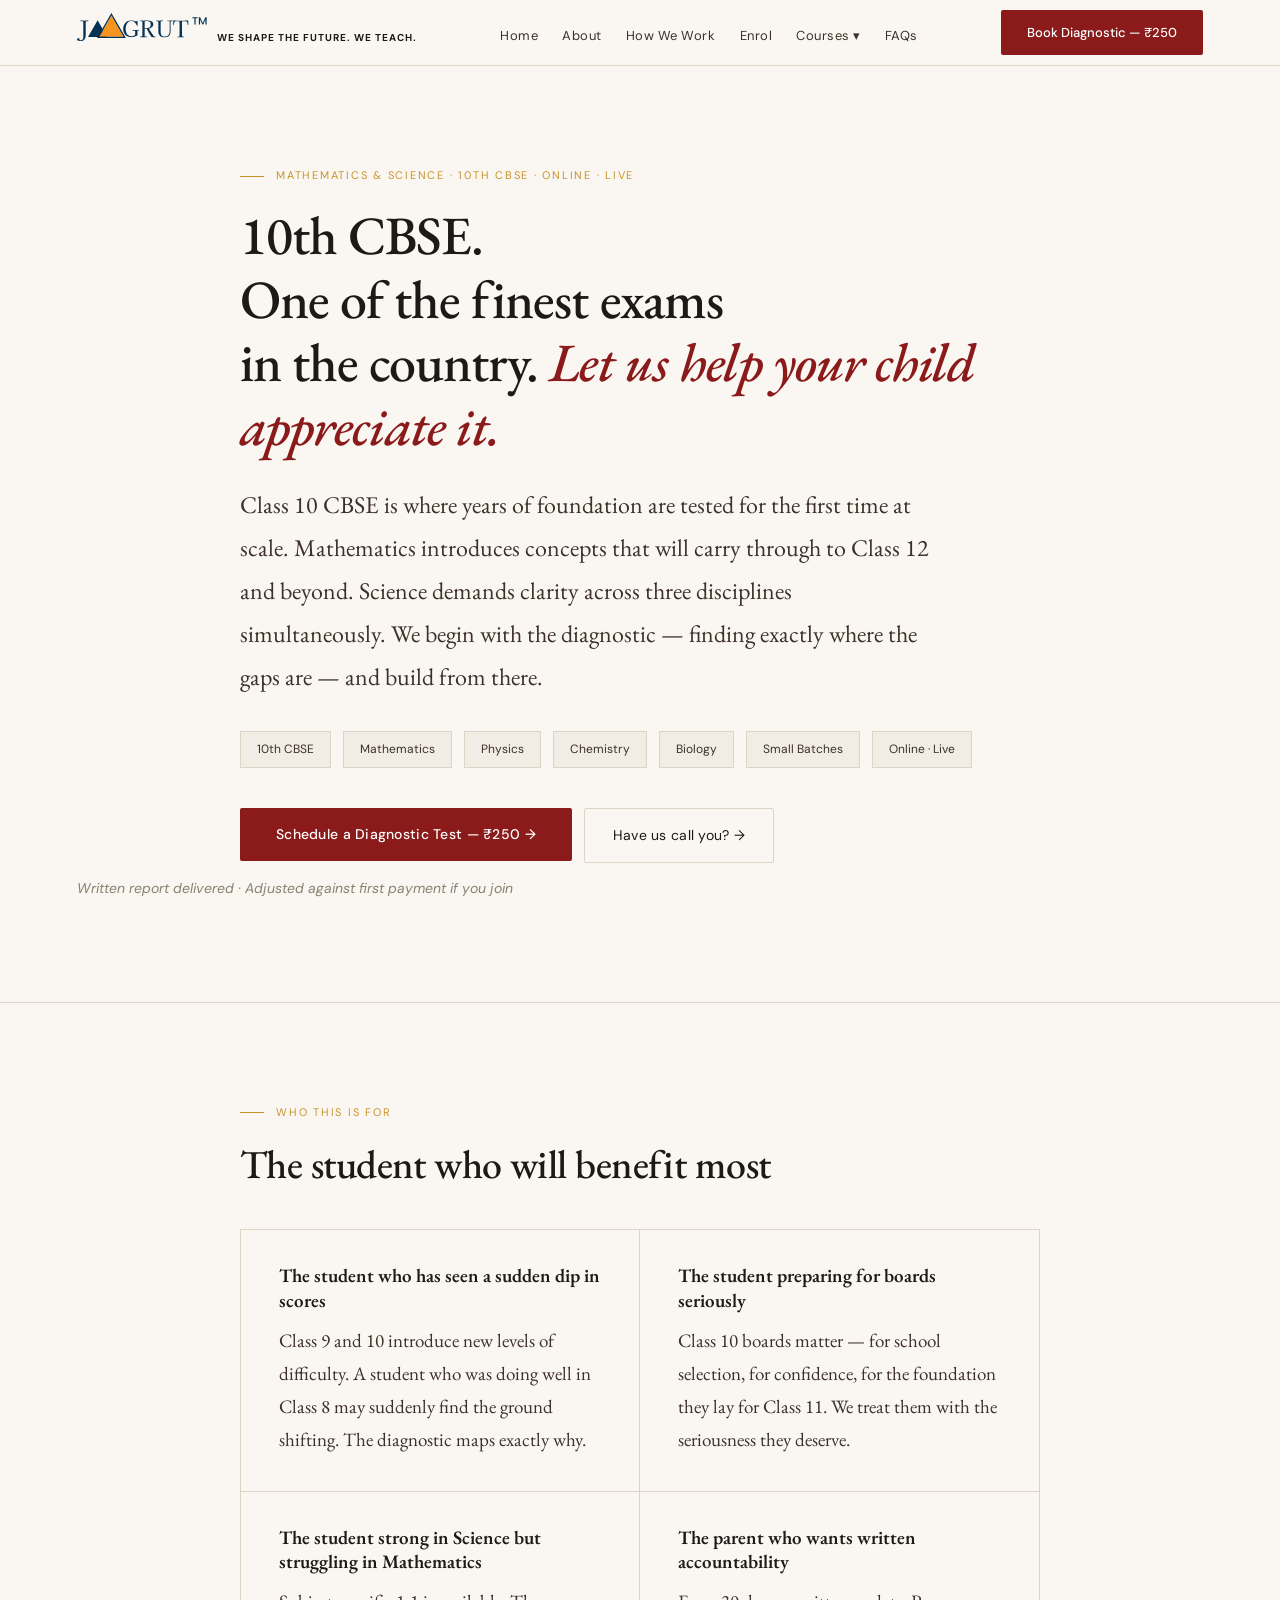
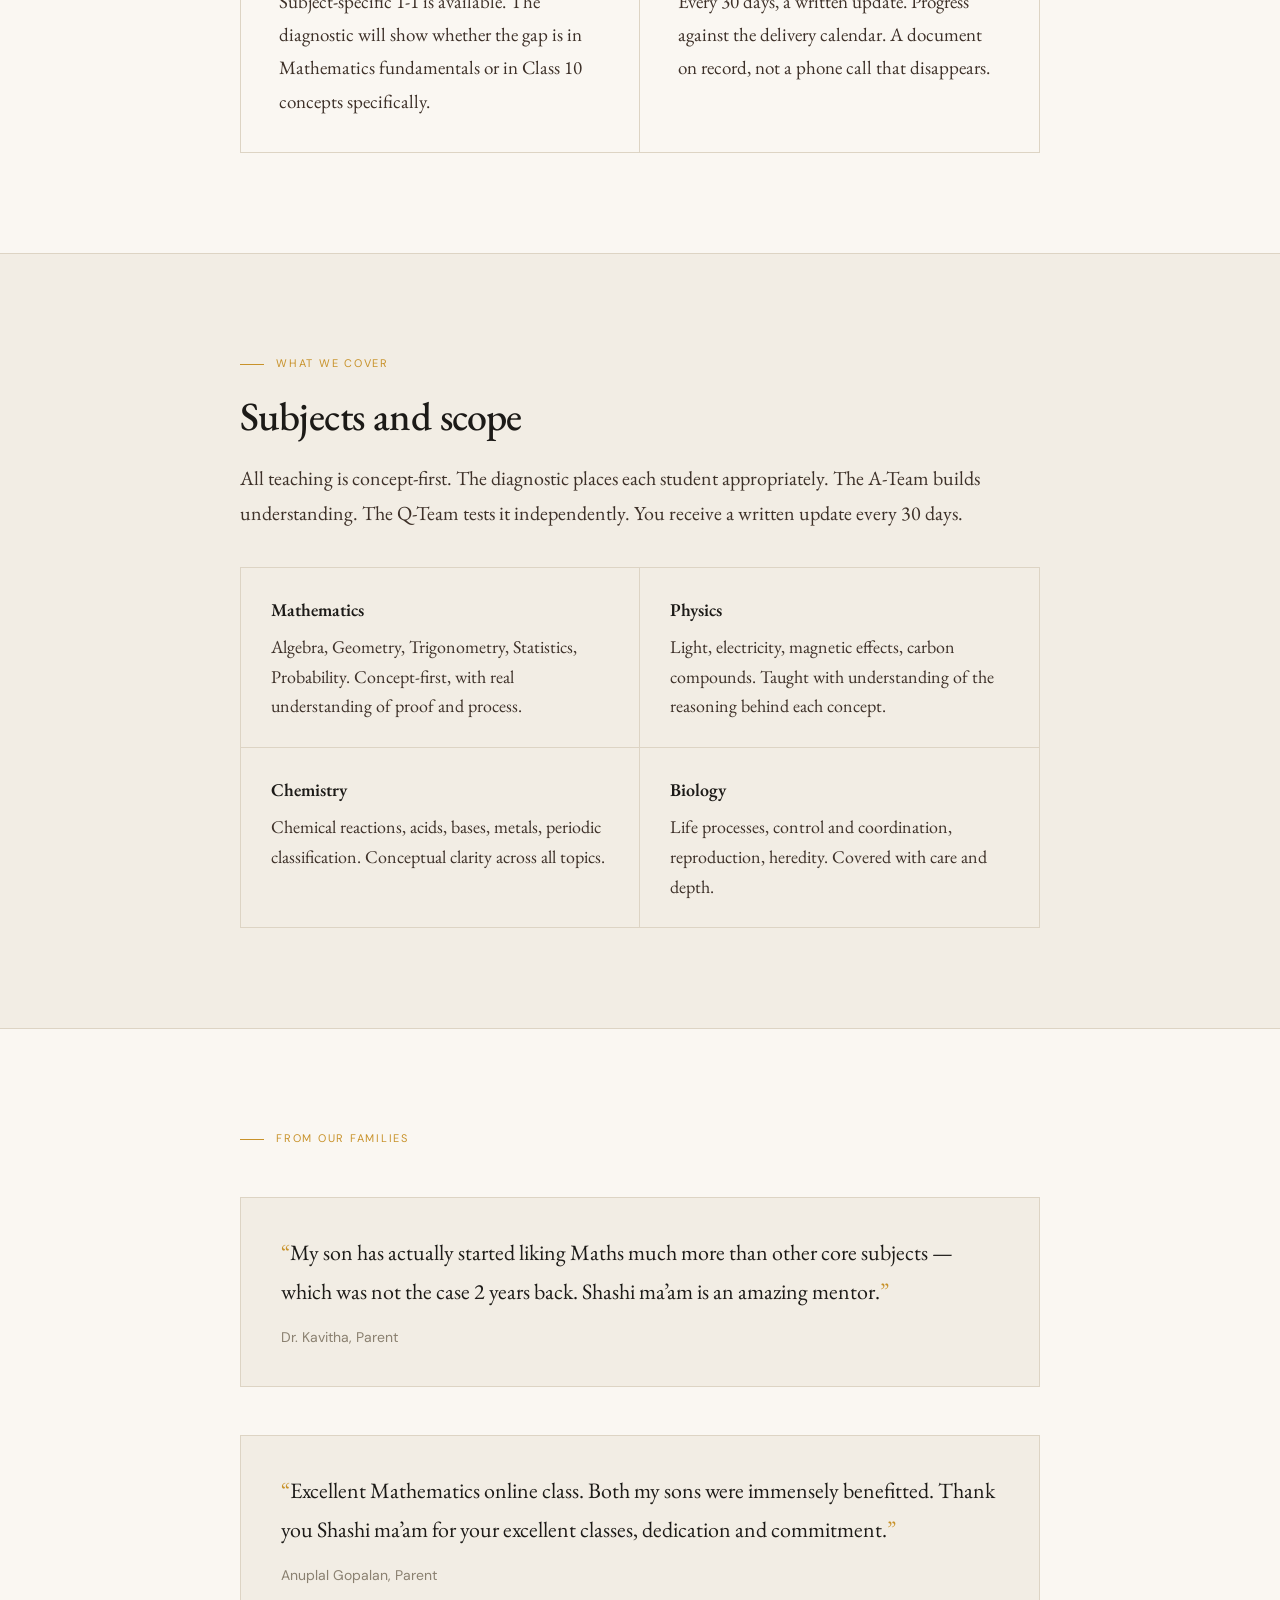
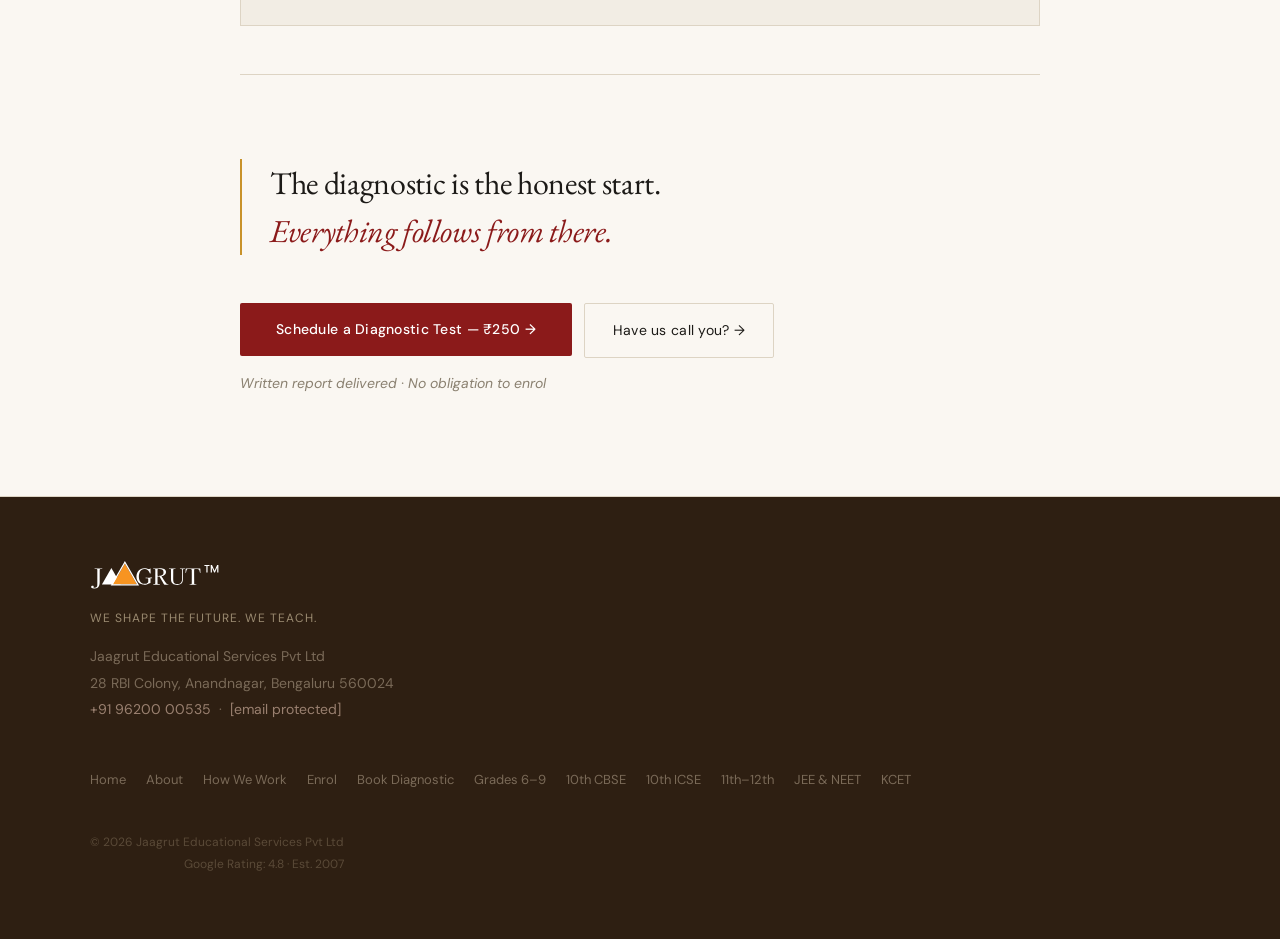
<file: cbse-10.html>
<!DOCTYPE html>

<html lang="en">

<head>
  <meta charset="utf-8" />
  <meta content="width=device-width,initial-scale=1.0" name="viewport" />
  <title>10th CBSE Mathematics &amp; Science Online Tuition — Jaagrut — Jaagrut</title>
  <meta
    content="Live online tuition for 10th CBSE Mathematics and Science. Concept-first teaching, independent Q-Team testing, 30-day written parent reports. Est 2007, Bengaluru."
    name="description" />
  <meta content="10th CBSE Mathematics &amp; Science Online Tuition — Jaagrut — Jaagrut" property="og:title" />
  <meta
    content="Live online tuition for 10th CBSE Mathematics and Science. Concept-first teaching, independent Q-Team testing, 30-day written parent reports. Est 2007, Bengaluru."
    property="og:description" />
  <meta content="https://www.jaagrut.com/cbse-10.html" property="og:url" />
  <meta content="website" property="og:type" />
  <meta content="Jaagrut" property="og:site_name" />
  <link href="https://www.jaagrut.com/cbse-10.html" rel="canonical" />
  <!-- Google Analytics — replace GA_MEASUREMENT_ID with your GA4 ID -->
  <!-- <script async src="https://www.googletagmanager.com/gtag/js?id=GA_MEASUREMENT_ID"></script>
<script>window.dataLayer=window.dataLayer||[];function gtag(){dataLayer.push(arguments);}gtag("js",new Date());gtag("config","GA_MEASUREMENT_ID");</script> -->
  <link href="https://fonts.googleapis.com" rel="preconnect" />
  <link
    href="https://fonts.googleapis.com/css2?family=EB+Garamond:ital,wght@0,400;0,500;0,600;0,700;1,400;1,500;1,600&amp;family=DM+Sans:wght@0,300;0,400;0,500&amp;display=swap"
    rel="stylesheet" />
  <link href="assets/css/style.css" rel="stylesheet" />
  <script type="application/ld+json">{
  "@context":"https://schema.org",
  "@graph":[
    {
      "@type":["EducationalOrganization","LocalBusiness"],
      "@id":"https://www.jaagrut.com/#org",
      "name":"Jaagrut Educational Services Pvt Ltd",
      "alternateName":"Jaagrut",
      "url":"https://www.jaagrut.com",
      "description":"Online tutoring for Mathematics and Science, Grades 6-12. CBSE, ICSE, JEE, NEET, KCET and international curricula. Founded 2007, Bengaluru.",
      "foundingDate":"2007",
      "founder":{"@type":"Person","name":"Gaurav Bajpeyee"},
      "address":{"@type":"PostalAddress","streetAddress":"28 RBI Colony, Anandnagar","addressLocality":"Bengaluru","addressRegion":"Karnataka","postalCode":"560024","addressCountry":"IN"},
      "telephone":"+919620000535",
      "email":"admin@jaagrut.com",
      "aggregateRating":{"@type":"AggregateRating","ratingValue":"4.8","bestRating":"5","ratingCount":"96"},
      "sameAs":["https://maps.app.goo.gl/KBsQXKk3epQgQAV57","https://jaagrut.com"]
    }
  ]
}</script>
  <script
    type="application/ld+json">{"@context":"https://schema.org","@type":"Course","name":"10th CBSE Mathematics & Science Online Tuition — Jaagrut","description":"Live online tuition for 10th CBSE Mathematics and Science. Concept-first teaching, independent Q-Team testing, 30-day written parent reports. Est 2007, Bengaluru.","provider":{"@type":"Organization","name":"Jaagrut Educational Services Pvt Ltd","url":"https://www.jaagrut.com"}}</script>
</head>

<body>
  <style>
    #hero-c {
      padding-top: 152px;
      padding-bottom: 80px;
    }

    .who-grid {
      display: grid;
      grid-template-columns: 1fr 1fr;
      gap: 0;
      border: .5px solid var(--border);
      margin-top: 40px;
    }

    .wh {
      padding: 34px 38px;
      border-right: .5px solid var(--border);
      border-bottom: .5px solid var(--border);
    }

    .wh:nth-child(2n) {
      border-right: none;
    }

    .wh:nth-child(3),
    .wh:nth-child(4) {
      border-bottom: none;
    }

    .wh-t {
      font-size: 19px;
      font-weight: 600;
      color: var(--text);
      margin-bottom: 10px;
      line-height: 1.3;
    }

    .wh-b {
      font-size: 19px;
      color: var(--muted);
      line-height: 1.75;
    }

    .sub-grid {
      display: grid;
      grid-template-columns: 1fr 1fr;
      gap: 0;
      border: .5px solid var(--border);
      margin-top: 36px;
    }

    .sg {
      padding: 26px 30px;
      border-right: .5px solid var(--border);
      border-bottom: .5px solid var(--border);
    }

    .sg:nth-child(2n) {
      border-right: none;
    }

    .sg-t {
      font-size: 18px;
      font-weight: 600;
      color: var(--text);
      margin-bottom: 6px;
    }

    .sg-b {
      font-size: 18px;
      color: var(--muted);
      line-height: 1.65;
    }

    .testi {
      margin-top: 48px;
      padding: 36px 40px;
      border: .5px solid var(--border);
      background: var(--cream-d);
    }

    .testi-q {
      font-size: 22px;
      color: var(--text);
      line-height: 1.75;
      margin-bottom: 14px;
    }

    .testi-q::before {
      content: '“';
      color: var(--gold);
    }

    .testi-q::after {
      content: '”';
      color: var(--gold);
    }

    .testi-who {
      font-family: 'DM Sans', sans-serif;
      font-size: 14px;
      color: var(--faint);
    }
  </style>
  <a class="skip-link" href="#main-content">Skip to main content</a>
  <nav>
    <a class="nl" href="index.html">
<span class="nl-w">
  <svg xmlns="http://www.w3.org/2000/svg" width="130" height="28" viewBox="0 0 130 28" fill="none">
  <path d="M129.671 4.15425V11.5891H128.451V6.49703L126.183 11.5891H125.338L123.06 6.49703V11.5891H121.84V4.15425H123.156L125.766 9.98446L128.366 4.15425H129.671Z" fill="#043254"/>
  <path d="M120.605 4.15425V5.14913H118.626V11.5891H117.406V5.14913H115.417V4.15425H120.605Z" fill="#043254"/>
  <path d="M111.434 11.831C111.434 12.0435 111.343 12.1498 111.16 12.1498C111.1 12.1498 111.046 12.1498 111.001 12.1498C110.955 12.1346 110.917 12.0966 110.887 12.0359C110.872 12.0056 110.849 11.9372 110.819 11.831C110.804 11.7095 110.796 11.626 110.796 11.5804C110.72 11.125 110.606 10.6239 110.454 10.0774C110.318 9.51562 110.098 9.06015 109.794 8.71095C109.642 8.52876 109.384 8.4073 109.02 8.34657C108.655 8.28584 108.283 8.25547 107.904 8.25547C107.524 8.25547 107.228 8.25547 107.015 8.25547C106.788 8.25547 106.507 8.25547 106.173 8.25547C105.854 8.25547 105.566 8.3162 105.307 8.43766C105.065 8.55912 104.943 8.80204 104.943 9.16642C104.943 11.459 104.951 13.7591 104.966 16.0669C104.996 18.3594 105.011 20.6596 105.011 22.9673C105.011 23.1647 105.095 23.3165 105.262 23.4228C105.429 23.5139 105.619 23.5746 105.831 23.605C106.044 23.6354 106.218 23.6505 106.355 23.6505C106.477 23.6505 106.583 23.6505 106.674 23.6505C106.78 23.6354 106.886 23.6278 106.993 23.6278C107.145 23.6278 107.22 23.6961 107.22 23.8327C107.22 23.8935 107.22 23.9846 107.22 24.106C107.22 24.2123 107.167 24.2654 107.061 24.2654C106.514 24.2654 105.968 24.2578 105.421 24.2427C104.89 24.2123 104.351 24.1971 103.804 24.1971C103.076 24.1971 102.332 24.2199 101.573 24.2654C101.406 24.2654 101.231 24.273 101.049 24.2882C100.867 24.3034 100.692 24.311 100.525 24.311C100.388 24.311 100.32 24.2275 100.32 24.0605C100.32 23.8783 100.343 23.7644 100.388 23.7189C100.434 23.6733 100.54 23.6505 100.707 23.6505C100.737 23.6505 100.768 23.6581 100.798 23.6733C100.844 23.6733 100.874 23.6733 100.889 23.6733C101.056 23.6733 101.269 23.6581 101.527 23.6278C101.785 23.5974 102.013 23.5367 102.21 23.4456C102.423 23.3393 102.529 23.1799 102.529 22.9673C102.544 21.7983 102.552 20.6292 102.552 19.4602C102.567 18.2911 102.575 17.1221 102.575 15.953C102.575 14.7991 102.567 13.6529 102.552 12.5142C102.537 11.3603 102.529 10.2064 102.529 9.05255C102.529 8.87036 102.453 8.70336 102.301 8.55153C102.165 8.39971 102.013 8.3162 101.846 8.30102C101.709 8.27066 101.565 8.25547 101.413 8.25547C101.277 8.25547 101.132 8.25547 100.98 8.25547H98.9535C98.407 8.25547 97.997 8.39212 97.7237 8.6654C97.4656 8.9235 97.2834 9.26511 97.1772 9.69022C97.0709 10.1001 96.9722 10.5253 96.8811 10.9656C96.8811 10.9959 96.8583 11.1022 96.8128 11.2844C96.7824 11.4514 96.7445 11.6184 96.6989 11.7854C96.6685 11.9372 96.6458 12.0207 96.6306 12.0359C96.5698 12.1118 96.4787 12.1498 96.3573 12.1498C96.1903 12.1498 96.1068 12.0663 96.1068 11.8993C96.1068 11.8385 96.1068 11.7626 96.1068 11.6715C96.122 11.5653 96.1371 11.4438 96.1523 11.3072C96.1827 10.958 96.2055 10.5404 96.2206 10.0546C96.251 9.55358 96.2738 9.09051 96.289 8.6654C96.3042 8.51358 96.3117 8.36175 96.3117 8.20993C96.3117 8.0581 96.3193 7.92146 96.3345 7.8C96.3345 7.58744 96.4636 7.49635 96.7217 7.52671C97.83 7.63299 98.946 7.68613 100.069 7.68613C101.208 7.67095 102.332 7.66336 103.44 7.66336H105.376C105.998 7.66336 106.621 7.66336 107.243 7.66336C107.881 7.64817 108.519 7.63299 109.156 7.61781C109.43 7.60263 109.71 7.59504 109.999 7.59504C110.303 7.57985 110.599 7.57226 110.887 7.57226C111.084 7.57226 111.198 7.64817 111.229 7.8C111.244 7.84555 111.259 8.01255 111.274 8.30102C111.289 8.57431 111.305 8.89314 111.32 9.25752C111.335 9.60672 111.343 9.94073 111.343 10.2596C111.358 10.5632 111.365 10.7758 111.365 10.8972C111.38 11.0491 111.396 11.2009 111.411 11.3527C111.426 11.5045 111.434 11.6639 111.434 11.831Z" fill="#043254"/>
  <path d="M95.6092 7.91355C95.6092 8.06538 95.5712 8.15647 95.4953 8.18683C95.4194 8.2172 95.3207 8.23238 95.1993 8.23238C95.093 8.23238 94.9867 8.23238 94.8804 8.23238C94.7741 8.2172 94.6679 8.20961 94.5616 8.20961C94.349 8.20961 94.1364 8.24756 93.9239 8.32348C93.7265 8.38421 93.6126 8.54362 93.5823 8.80173C93.5671 9.05983 93.5595 9.32552 93.5595 9.59881C93.5595 9.8721 93.5595 10.1454 93.5595 10.4187C93.5595 11.6636 93.5671 12.9162 93.5823 14.1763C93.6126 15.4213 93.6278 16.6739 93.6278 17.934C93.6278 19.2245 93.438 20.3556 93.0585 21.3273C92.6789 22.2838 92.064 23.0277 91.2138 23.5591C90.3787 24.0905 89.2628 24.3562 87.866 24.3562C85.8467 24.3562 84.2525 23.8704 83.0834 22.8987C81.9296 21.9118 81.3526 20.3708 81.3526 18.2756V9.21166C81.3526 9.13574 81.3526 9.05983 81.3526 8.98392C81.3678 8.89282 81.3678 8.81691 81.3526 8.75618C81.3374 8.46771 81.1856 8.29311 80.8972 8.23238C80.6239 8.17165 80.3734 8.14129 80.1456 8.14129C80.0393 8.14129 79.9255 8.14888 79.804 8.16406C79.6977 8.16406 79.5839 8.16406 79.4624 8.16406C79.4169 8.16406 79.3637 8.1337 79.303 8.07297C79.2878 8.01224 79.2802 7.92873 79.2802 7.82246C79.2802 7.65545 79.3789 7.57194 79.5763 7.57194C79.7433 7.57194 79.9027 7.57954 80.0545 7.59472C80.2064 7.59472 80.3582 7.60231 80.51 7.61749C80.8592 7.63267 81.2008 7.64786 81.5348 7.66304C81.8688 7.66304 82.2029 7.66304 82.5369 7.66304C83.0683 7.66304 83.592 7.64786 84.1083 7.61749C84.6396 7.58713 85.171 7.57194 85.7024 7.57194C85.8998 7.57194 85.9985 7.66304 85.9985 7.84523C85.9985 7.90596 85.9833 7.98187 85.953 8.07297C85.9226 8.14888 85.8618 8.18683 85.7707 8.18683C85.5734 8.18683 85.3836 8.18683 85.2014 8.18683C85.0192 8.17165 84.8294 8.16406 84.6321 8.16406C84.465 8.16406 84.2753 8.20961 84.0627 8.3007C83.8502 8.3918 83.7287 8.53603 83.6983 8.73341C83.6528 8.97633 83.6376 9.24202 83.6528 9.53049C83.668 9.80377 83.6756 10.0695 83.6756 10.3276C83.6756 11.7092 83.668 13.0908 83.6528 14.4724C83.6376 15.854 83.63 17.2356 83.63 18.6172C83.63 19.7104 83.7439 20.6213 83.9716 21.3501C84.1994 22.0788 84.6245 22.633 85.247 23.0126C85.8694 23.3769 86.7804 23.5591 87.9799 23.5591C89.1489 23.5591 90.0751 23.3162 90.7583 22.8304C91.4567 22.3445 91.9577 21.6841 92.2614 20.8491C92.565 20.014 92.7169 19.0651 92.7169 18.0023C92.7169 16.4689 92.7093 14.9355 92.6941 13.402C92.6941 11.8686 92.6941 10.3352 92.6941 8.80173C92.6941 8.58917 92.5802 8.43735 92.3525 8.34625C92.1247 8.25516 91.9198 8.20961 91.7376 8.20961C91.5554 8.20961 91.3732 8.2172 91.191 8.23238C91.0088 8.24757 90.819 8.25516 90.6217 8.25516C90.5306 8.25516 90.485 8.18684 90.485 8.05019C90.485 7.92873 90.485 7.82246 90.485 7.73136C90.5002 7.64027 90.5837 7.59472 90.7355 7.59472C90.9481 7.59472 91.1682 7.6099 91.396 7.64027C91.6237 7.65545 91.8439 7.66304 92.0564 7.66304C92.8156 7.66304 93.5671 7.64027 94.3111 7.59472C94.5084 7.59472 94.6982 7.58713 94.8804 7.57194C95.0778 7.55676 95.2676 7.54917 95.4498 7.54917C95.5409 7.54917 95.5864 7.59472 95.5864 7.68581C95.6016 7.77691 95.6092 7.85282 95.6092 7.91355Z" fill="#043254"/>
  <path d="M73.7686 11.6034C73.7686 10.2673 73.4194 9.35639 72.7211 8.87055C72.0378 8.36953 71.0737 8.11902 69.8288 8.11902H69.0772C68.9254 8.11902 68.7356 8.1342 68.5079 8.16457C68.2953 8.17975 68.098 8.23289 67.9158 8.32398C67.7488 8.3999 67.6653 8.54413 67.6653 8.75668V15.0878C67.8323 15.1485 68.0221 15.1865 68.2346 15.2017C68.4472 15.2168 68.6445 15.2244 68.8267 15.2244C69.434 15.2244 70.0262 15.1713 70.6031 15.065C71.1952 14.9587 71.7266 14.7765 72.1973 14.5184C72.6831 14.2603 73.0627 13.896 73.3359 13.4253C73.6244 12.9546 73.7686 12.3473 73.7686 11.6034ZM78.7561 23.8785C78.7561 23.9847 78.6498 24.0682 78.4373 24.129C78.2247 24.1897 77.9742 24.2277 77.6857 24.2428C77.3973 24.2732 77.124 24.2884 76.8659 24.2884C76.623 24.2884 76.4559 24.2884 76.3649 24.2884C75.7576 24.2884 75.2717 24.2277 74.9073 24.1062C74.543 23.9696 74.1862 23.628 73.837 23.0814C73.093 21.882 72.3719 20.6674 71.6735 19.4376C70.9902 18.2078 70.307 16.9704 69.6238 15.7255L67.6653 15.7938V23.0131C67.6653 23.2408 67.7564 23.3926 67.9386 23.4685C68.1208 23.5444 68.3029 23.5824 68.4851 23.5824C68.6977 23.5824 68.9026 23.5748 69.1 23.5596C69.2974 23.5444 69.4948 23.5369 69.6921 23.5369C69.7984 23.5369 69.8592 23.5824 69.8743 23.6735C69.9047 23.7646 69.9199 23.8481 69.9199 23.924C69.9199 24.0455 69.8819 24.129 69.806 24.1745C69.7453 24.2049 69.6618 24.2201 69.5555 24.2201C68.8875 24.2201 68.2118 24.2125 67.5286 24.1973C66.8454 24.1669 66.1698 24.1518 65.5018 24.1518C65.1374 24.1518 64.773 24.1669 64.4086 24.1973C64.0594 24.2125 63.7026 24.2201 63.3383 24.2201C63.2472 24.2201 63.1864 24.1821 63.1561 24.1062C63.1409 24.0151 63.1333 23.9392 63.1333 23.8785C63.1333 23.6811 63.2168 23.5824 63.3838 23.5824C63.5205 23.5824 63.6495 23.59 63.771 23.6052C63.9076 23.6052 64.0367 23.6052 64.1581 23.6052C64.3859 23.6052 64.6288 23.5824 64.8869 23.5369C65.1602 23.4761 65.312 23.3015 65.3424 23.0131C65.3727 22.6335 65.3803 22.1932 65.3651 21.6922C65.3651 21.176 65.3651 20.7281 65.3651 20.3485C65.3651 19.8475 65.3651 19.3465 65.3651 18.8455C65.3651 18.3293 65.3651 17.8206 65.3651 17.3196C65.3651 16.272 65.3651 15.2244 65.3651 14.1768C65.3803 13.1292 65.3879 12.0817 65.3879 11.0341C65.3879 10.6545 65.3879 10.2749 65.3879 9.89537C65.3879 9.50063 65.3727 9.12106 65.3424 8.75668C65.312 8.45303 65.1526 8.28603 64.8641 8.25566C64.5908 8.21011 64.3403 8.18734 64.1126 8.18734C64.0215 8.18734 63.9304 8.19493 63.8393 8.21011C63.7482 8.21011 63.6571 8.21011 63.566 8.21011C63.3383 8.21011 63.2244 8.08106 63.2244 7.82296C63.2244 7.65595 63.3003 7.57245 63.4521 7.57245C63.9683 7.57245 64.477 7.58763 64.978 7.618C65.4942 7.64836 66.0104 7.66354 66.5266 7.66354C67.2402 7.66354 67.9462 7.63318 68.6445 7.57245C69.3429 7.51172 70.0413 7.48135 70.7397 7.48135C71.3167 7.48135 71.924 7.54208 72.5616 7.66354C73.2145 7.785 73.8218 7.98238 74.3835 8.25566C74.9453 8.52895 75.4008 8.90851 75.75 9.39435C76.1143 9.86501 76.2965 10.4647 76.2965 11.1935C76.2965 12.1044 76.0384 12.8939 75.5222 13.5619C75.0212 14.2148 74.3684 14.7234 73.5637 15.0878C73.2752 15.2244 72.9792 15.3307 72.6755 15.4066C72.3719 15.4674 72.0682 15.5281 71.7646 15.5888C72.463 16.7731 73.1917 17.9421 73.9508 19.096C74.7251 20.2498 75.507 21.3885 76.2965 22.512C76.5243 22.8309 76.7596 23.089 77.0025 23.2863C77.2606 23.4685 77.5795 23.5976 77.959 23.6735C78.0501 23.6887 78.2019 23.6963 78.4145 23.6963C78.6422 23.6963 78.7561 23.757 78.7561 23.8785Z" fill="#043254"/>
  <path d="M62.171 17.2288C62.171 17.3199 62.1482 17.4034 62.1027 17.4793C62.0571 17.5552 61.9812 17.5931 61.8749 17.5931H60.463V22.4667C59.4002 22.8311 58.345 23.2335 57.2974 23.6737C56.7964 23.8863 56.265 24.0229 55.7033 24.0837C55.1567 24.1444 54.6177 24.1748 54.0863 24.1748C53.6308 24.1748 53.1222 24.1216 52.5605 24.0154C51.9987 23.9091 51.4522 23.7572 50.9208 23.5599C50.4046 23.3625 49.9491 23.1348 49.5543 22.8767C48.4005 22.1024 47.5427 21.1003 46.9809 19.8705C46.4343 18.6407 46.1611 17.335 46.1611 15.9534C46.1611 14.7844 46.3432 13.6837 46.7076 12.6512C47.0872 11.6188 47.6262 10.7079 48.3246 9.91839C49.023 9.1289 49.858 8.51401 50.8297 8.07372C51.8165 7.61824 52.9173 7.3905 54.1319 7.3905C55.0276 7.3905 55.8854 7.51196 56.7053 7.75488C56.8419 7.80043 57.0621 7.86875 57.3657 7.95985C57.6694 8.05094 57.973 8.14204 58.2767 8.23313C58.5803 8.30904 58.7853 8.347 58.8916 8.347C59.2104 8.347 59.4306 8.30904 59.552 8.23313C59.6735 8.14204 59.7646 8.04335 59.8253 7.93707C59.9012 7.83079 60.0075 7.74729 60.1441 7.68656H60.3263C60.4478 7.68656 60.5161 7.75488 60.5313 7.89152C60.5617 8.04335 60.5693 8.20277 60.5541 8.36977C60.5541 8.53678 60.5541 8.70379 60.5541 8.8708C60.5541 9.34145 60.5617 9.81211 60.5768 10.2828C60.6072 10.7534 60.6224 11.2317 60.6224 11.7175C60.6224 11.8997 60.6148 12.1123 60.5996 12.3552C60.5996 12.5981 60.463 12.7196 60.1897 12.7196C60.0986 12.7196 60.0151 12.712 59.9392 12.6968C59.8784 12.6664 59.8177 12.6133 59.757 12.5374C59.7418 12.507 59.7038 12.4235 59.6431 12.2869C59.5824 12.135 59.5217 11.9832 59.4609 11.8314C59.4002 11.6644 59.3546 11.5505 59.3243 11.4898C58.9144 10.5636 58.3146 9.78934 57.5252 9.16686C57.1152 8.83284 56.5914 8.56715 55.9538 8.36977C55.3313 8.1724 54.7544 8.07372 54.223 8.07372C53.2057 8.07372 52.3403 8.32423 51.6268 8.82525C50.9132 9.31109 50.3362 9.94876 49.896 10.7382C49.4557 11.5277 49.1368 12.378 48.9394 13.2889C48.7421 14.1999 48.6434 15.0804 48.6434 15.9307C48.6434 16.8264 48.7497 17.707 48.9622 18.5724C49.1748 19.4378 49.5012 20.2197 49.9415 20.9181C50.397 21.6165 50.9891 22.1783 51.7179 22.6034C52.4466 23.0133 53.3196 23.2183 54.3368 23.2183C54.6405 23.2183 55.0049 23.1879 55.43 23.1272C55.8551 23.0664 56.2802 22.9602 56.7053 22.8083C57.1304 22.6565 57.4796 22.4516 57.7529 22.1934C58.0414 21.9353 58.1856 21.6089 58.1856 21.2142V18.208C58.1856 17.9651 58.0641 17.8133 57.8212 17.7526C57.5935 17.6767 57.3961 17.6387 57.2291 17.6387C57.0014 17.6387 56.7736 17.6539 56.5459 17.6842C56.3181 17.6994 56.0904 17.707 55.8627 17.707C55.7412 17.707 55.6577 17.6691 55.6122 17.5931C55.5818 17.5172 55.5666 17.4261 55.5666 17.3199C55.5666 17.2288 55.5818 17.1453 55.6122 17.0694C55.6425 16.9783 55.7184 16.9327 55.8399 16.9327C56.0828 16.9327 56.3181 16.9403 56.5459 16.9555C56.7736 16.9555 57.009 16.9555 57.2519 16.9555H58.8688C59.1269 16.9555 59.385 16.9555 59.6431 16.9555C59.9012 16.9555 60.1593 16.9479 60.4174 16.9327C60.6755 16.9327 60.926 16.9251 61.169 16.9099C61.4119 16.8796 61.6548 16.8644 61.8977 16.8644C61.9888 16.8644 62.0571 16.9099 62.1027 17.001C62.1482 17.0769 62.171 17.1529 62.171 17.2288Z" fill="#043254"/>
  <path d="M11.3641 7.868C11.3641 7.97428 11.3489 8.05778 11.3186 8.11851C11.3034 8.17924 11.2351 8.20961 11.1136 8.20961C10.8859 8.20961 10.6581 8.20961 10.4304 8.20961C10.2178 8.19443 9.99768 8.18683 9.76994 8.18683C9.55739 8.18683 9.33724 8.24757 9.10951 8.36903C8.89695 8.4753 8.77549 8.65749 8.74513 8.9156C8.72994 9.02187 8.72235 9.13574 8.72235 9.2572C8.73753 9.36348 8.74513 9.47735 8.74513 9.59881C8.74513 11.6181 8.73753 13.6374 8.72235 15.6566C8.72235 17.6759 8.72235 19.7028 8.72235 21.7372C8.72235 22.9063 8.55534 23.9615 8.22133 24.9028C7.9025 25.8593 7.36352 26.6108 6.60439 27.1574C5.84527 27.7191 4.81286 28 3.50716 28C3.23387 28 2.89986 27.9924 2.50511 27.9772C2.11037 27.9621 1.72321 27.9089 1.34365 27.8178C0.964089 27.7267 0.645256 27.5673 0.387154 27.3396C0.129051 27.127 0 26.8234 0 26.4286C0 26.0491 0.144234 25.7454 0.432702 25.5177C0.721169 25.3051 1.03241 25.1988 1.36643 25.1988C1.48789 25.1988 1.6473 25.2292 1.84467 25.2899C2.05723 25.3507 2.24701 25.4342 2.41402 25.5404C2.58103 25.6467 2.66453 25.7758 2.66453 25.9276C2.6038 26.0035 2.54307 26.087 2.48234 26.1781C2.42161 26.2692 2.39125 26.3755 2.39125 26.4969C2.39125 26.8158 2.5203 27.0359 2.7784 27.1574C3.0365 27.2788 3.2946 27.3396 3.55271 27.3396C3.91709 27.3396 4.28147 27.2637 4.64585 27.1118C5.01023 26.9752 5.32906 26.7702 5.60235 26.4969C5.89081 26.2388 6.073 25.92 6.14892 25.5404C6.22483 25.0698 6.27038 24.5991 6.28556 24.1285C6.30074 23.6578 6.30833 23.1872 6.30833 22.7165V8.9156C6.30833 8.67268 6.20965 8.49808 6.01227 8.3918C5.8149 8.28552 5.58716 8.22479 5.32906 8.20961C5.07096 8.17924 4.8584 8.16406 4.6914 8.16406C4.53957 8.16406 4.38775 8.17165 4.23592 8.18683C4.09928 8.20202 3.96264 8.20961 3.82599 8.20961C3.61344 8.20961 3.50716 8.10333 3.50716 7.89078C3.50716 7.66304 3.60585 7.54917 3.80322 7.54917C3.95504 7.54917 4.10687 7.55676 4.25869 7.57194C4.4257 7.58713 4.58512 7.59472 4.73694 7.59472C5.60235 7.64027 6.47534 7.66304 7.35593 7.66304C7.97841 7.66304 8.60848 7.64786 9.24615 7.61749C9.88381 7.57194 10.5139 7.54917 11.1364 7.54917C11.2578 7.54917 11.3262 7.58713 11.3413 7.66304C11.3565 7.72377 11.3641 7.79209 11.3641 7.868Z" fill="#043254"/>
  <path d="M20.6363 7.20755L30.2816 23.9136H10.991L20.6363 7.20755Z" fill="#043254"/>
  <path d="M34.395 2.62125L46.5935 23.7495H22.1966L34.395 2.62125Z" fill="#F79421"/>
  <path d="M48.8633 25.0591H19.9271L34.3952 0L48.8633 25.0591ZM22.1971 23.7489H46.5934L34.3952 2.62056L22.1971 23.7489Z" fill="#043254"/>
</svg>
</span>
<span class="nl-t">We shape the future. We teach.</span>
</a>
    <ul class="nm">
      <li><a href="index.html">Home</a></li>
      <li><a href="about.html">About</a></li>
      <li><a href="how-we-work.html">How We Work</a></li>
      <li><a href="enrol.html">Enrol</a></li>
      <li class="has-dropdown">
        <a href="courses.html">Courses ▾</a>
        <div class="nav-dropdown">
          <div class="nav-dropdown-inn">
            <a href="grades-6-9.html">Grades 6–9</a>
            <a href="cbse-10.html">10th CBSE</a>
            <a href="icse-10.html">10th ICSE</a>
            <a href="class-11-12.html">Classes 11–12</a>
            <a href="jee-neet.html">JEE &amp; NEET</a>
            <a href="kcet.html">KCET</a>
          </div>
        </div>
      </li>
      <li><a href="faq.html">FAQs</a></li>
    </ul>
    <a class="nc" href="book-diagnostic.html">Book Diagnostic — ₹250</a>
    <button class="ham-btn" id="ham"><span></span><span></span><span></span></button>
  </nav>
  <div class="mob-menu" id="mob-nav">
    <a href="index.html">Home</a>
    <a href="about.html">About</a>
    <a href="how-we-work.html">How We Work</a>
    <a href="enrol.html">Enrol</a><li class="has-dropdown">
        <a href="courses.html">Courses ▾</a>
        <div class="nav-dropdown">
          <div class="nav-dropdown-inn">
            <a href="grades-6-9.html">Grades 6–9</a>
            <a href="cbse-10.html">10th CBSE</a>
            <a href="icse-10.html">10th ICSE</a>
            <a href="class-11-12.html">Classes 11–12</a>
            <a href="jee-neet.html">JEE &amp; NEET</a>
            <a href="kcet.html">KCET</a>
          </div>
        </div>
      </li><a href="grades-6-9.html">Grades 6–9</a>
    <a class="on" href="cbse-10.html">10th CBSE</a>
    <a href="icse-10.html">10th ICSE</a>
    <a href="class-11-12.html">Classes 11–12</a>
    <a href="jee-neet.html">JEE &amp; NEET</a>
    <a href="kcet.html">KCET</a>
    <a href="faq.html">FAQs</a>
    <a class="mob-menu-cta" href="book-diagnostic.html">Schedule a Diagnostic Test →</a>
  </div>
  <section id="main-content" style="background:var(--cream);border-bottom:.5px solid var(--border);">
    <div class="inn">
      <div class="lbl">Mathematics &amp; Science · 10th CBSE · Online · Live</div>
      <h1 class="h1">10th CBSE.<br />One of the finest exams<br />in the country. <em>Let us help your child appreciate
          it.</em></h1>
      <p class="body-xl">Class 10 CBSE is where years of foundation are tested for the first time at scale. Mathematics
        introduces concepts that will carry through to Class 12 and beyond. Science demands clarity across three
        disciplines simultaneously. We begin with the diagnostic — finding exactly where the gaps are — and build from
        there.</p>
      <div style="display:flex;flex-wrap:wrap;gap:8px;margin-bottom:36px;"><span class="tag">10th CBSE</span><span
          class="tag">Mathematics</span><span class="tag">Physics</span><span class="tag">Chemistry</span><span
          class="tag">Biology</span><span class="tag">Small Batches</span><span class="tag">Online · Live</span></div>
      <div style="display:flex;flex-wrap:wrap;gap:12px;align-items:flex-start;"><a class="btn-p"
          href="book-diagnostic.html">Schedule a Diagnostic Test — ₹250 →</a>
        <div class="cb-wrap">
          <a class="btn-cb" onclick="toggleCb('cb-cbse101')">Have us call you? →</a>
          <div class="cb-form" id="cb-cbse101" style="display:none;">
            <div class="cb-inner">
              <div class="cb-head">We will call you back.</div>
              <div class="cb-sub">Leave your details and we will reach out to you.</div>
              <div class="cb-field">
                <label class="cb-label" for="cb-n-cbse101">Your name</label>
                <input class="cb-input" id="cb-n-cbse101" placeholder="Your name" type="text" />
              </div>
              <div class="cb-field">
                <label class="cb-label" for="cb-p-cbse101">Phone with country code</label>
                <input class="cb-input" id="cb-p-cbse101" placeholder="+91 98765 43210" type="tel" />
              </div>
              <div class="cb-field">
                <label class="cb-label" for="cb-e-cbse101">Email address</label>
                <input aria-describedby="cb-e-cbse101-hint" class="cb-input" id="cb-e-cbse101"
                  placeholder="your@email.com" type="email" />
                <div class="cb-hint" id="cb-hint-1">In case we miss your call, we will reach you here.</div>
              </div>
              <div class="cb-field">
                <label class="cb-label" for="cb-m-cbse101">Your message <span class="cb-opt">optional</span></label>
                <textarea class="cb-textarea" id="cb-m-cbse101"
                  placeholder="Tell us about your child — grade, board, subject, any specific concern..."></textarea>
              </div>
              <button class="cb-send" onclick="sendCb('cbse101','10th CBSE')">Send on WhatsApp →</button>
              <div class="cb-sent" id="cb-done-cbse101" style="display:none;">Thank you. We will call you shortly.</div>
            </div>
          </div>
        </div>
      </div>
    </div>
    <p style="font-family:'DM Sans',sans-serif;font-size:14px;color:var(--faint);margin-top:13px;font-style:italic;">
      Written report delivered · Adjusted against first payment if you join</p>
  </section>
  <section>
    <div class="inn">
      <div class="lbl">Who this is for</div>
      <h2 class="h2">The student who will benefit most</h2>
      <div class="who-grid">
        <div class="wh">
          <div class="wh-t">The student who has seen a sudden dip in scores</div>
          <div class="wh-b">Class 9 and 10 introduce new levels of difficulty. A student who was doing well in Class 8
            may suddenly find the ground shifting. The diagnostic maps exactly why.</div>
        </div>
        <div class="wh">
          <div class="wh-t">The student preparing for boards seriously</div>
          <div class="wh-b">Class 10 boards matter — for school selection, for confidence, for the foundation they lay
            for Class 11. We treat them with the seriousness they deserve.</div>
        </div>
        <div class="wh">
          <div class="wh-t">The student strong in Science but struggling in Mathematics</div>
          <div class="wh-b">Subject-specific 1-1 is available. The diagnostic will show whether the gap is in
            Mathematics fundamentals or in Class 10 concepts specifically.</div>
        </div>
        <div class="wh">
          <div class="wh-t">The parent who wants written accountability</div>
          <div class="wh-b">Every 30 days, a written update. Progress against the delivery calendar. A document on
            record, not a phone call that disappears.</div>
        </div>
      </div>
    </div>
  </section>
  <section style="background:var(--cream-d);">
    <div class="inn">
      <div class="lbl">What we cover</div>
      <h2 class="h2">Subjects and scope</h2>
      <p class="body-md" style="margin-bottom:20px;">All teaching is concept-first. The diagnostic places each student
        appropriately. The A-Team builds understanding. The Q-Team tests it independently. You receive a written update
        every 30 days.</p>
      <div class="sub-grid">
        <div class="sg">
          <div class="sg-t">Mathematics</div>
          <div class="sg-b">Algebra, Geometry, Trigonometry, Statistics, Probability. Concept-first, with real
            understanding of proof and process.</div>
        </div>
        <div class="sg">
          <div class="sg-t">Physics</div>
          <div class="sg-b">Light, electricity, magnetic effects, carbon compounds. Taught with understanding of the
            reasoning behind each concept.</div>
        </div>
        <div class="sg" style="border-bottom:none;">
          <div class="sg-t">Chemistry</div>
          <div class="sg-b">Chemical reactions, acids, bases, metals, periodic classification. Conceptual clarity across
            all topics.</div>
        </div>
        <div class="sg" style="border-bottom:none;">
          <div class="sg-t">Biology</div>
          <div class="sg-b">Life processes, control and coordination, reproduction, heredity. Covered with care and
            depth.</div>
        </div>
      </div>
    </div>
  </section>
  <section>
    <div class="inn">
      <div class="lbl">From our families</div>
      <div class="testi">
        <div class="testi-q">My son has actually started liking Maths much more than other core subjects — which was not
          the case 2 years back. Shashi ma’am is an amazing mentor.</div>
        <div class="testi-who">Dr. Kavitha, Parent</div>
      </div>
      <div class="testi">
        <div class="testi-q">Excellent Mathematics online class. Both my sons were immensely benefitted. Thank you
          Shashi ma’am for your excellent classes, dedication and commitment.</div>
        <div class="testi-who">Anuplal Gopalan, Parent</div>
      </div>
      <div style="margin-top:48px;padding-top:36px;border-top:.5px solid var(--border);">
        <div class="pull">The diagnostic is the honest start.<br /><em>Everything follows from there.</em></div>
        <div style="display:flex;flex-wrap:wrap;gap:12px;align-items:flex-start;"><a class="btn-p"
            href="book-diagnostic.html">Schedule a Diagnostic Test — ₹250 →</a>
          <div class="cb-wrap">
            <a class="btn-cb" onclick="toggleCb('cb-cbse102')">Have us call you? →</a>
            <div class="cb-form" id="cb-cbse102" style="display:none;">
              <div class="cb-inner">
                <div class="cb-head">We will call you back.</div>
                <div class="cb-sub">Leave your details and we will reach out to you.</div>
                <div class="cb-field">
                  <label class="cb-label" for="cb-n-cbse102">Your name</label>
                  <input class="cb-input" id="cb-n-cbse102" placeholder="Your name" type="text" />
                </div>
                <div class="cb-field">
                  <label class="cb-label" for="cb-p-cbse102">Phone with country code</label>
                  <input class="cb-input" id="cb-p-cbse102" placeholder="+91 98765 43210" type="tel" />
                </div>
                <div class="cb-field">
                  <label class="cb-label" for="cb-e-cbse102">Email address</label>
                  <input aria-describedby="cb-e-cbse102-hint" class="cb-input" id="cb-e-cbse102"
                    placeholder="your@email.com" type="email" />
                  <div class="cb-hint" id="cb-hint-2">In case we miss your call, we will reach you here.</div>
                </div>
                <div class="cb-field">
                  <label class="cb-label" for="cb-m-cbse102">Your message <span class="cb-opt">optional</span></label>
                  <textarea class="cb-textarea" id="cb-m-cbse102"
                    placeholder="Tell us about your child — grade, board, subject, any specific concern..."></textarea>
                </div>
                <button class="cb-send" onclick="sendCb('cbse102','10th CBSE')">Send on WhatsApp →</button>
                <div class="cb-sent" id="cb-done-cbse102" style="display:none;">Thank you. We will call you shortly.
                </div>
              </div>
            </div>
          </div>
        </div>
      </div>
      <p style="font-family:'DM Sans',sans-serif;font-size:14px;color:var(--faint);margin-top:13px;font-style:italic;">
        Written report delivered · No obligation to enrol</p>
    </div>
  </section>
  <footer>
    <div class="ft">
      <div>
        <div class="ft-name">
          <svg xmlns="http://www.w3.org/2000/svg" width="130" height="28" viewBox="0 0 146 32" fill="none">
            <path
              d="M145.457 4.66V13H144.089V7.288L141.545 13H140.597L138.041 7.288V13H136.673V4.66H138.149L141.077 11.2L143.993 4.66H145.457Z"
              fill="#fff" />
            <path d="M135.288 4.66V5.776H133.068V13H131.7V5.776H129.468V4.66H135.288Z" fill="#fff" />
            <path
              d="M125 13.2713C125 13.5097 124.898 13.6289 124.693 13.6289C124.625 13.6289 124.566 13.6289 124.515 13.6289C124.464 13.6119 124.421 13.5693 124.387 13.5012C124.37 13.4671 124.344 13.3905 124.31 13.2713C124.293 13.135 124.285 13.0414 124.285 12.9903C124.2 12.4794 124.072 11.9173 123.902 11.3042C123.748 10.6741 123.501 10.1632 123.161 9.77144C122.99 9.56707 122.701 9.43082 122.292 9.3627C121.883 9.29458 121.466 9.26051 121.04 9.26051C120.615 9.26051 120.282 9.26051 120.044 9.26051C119.789 9.26051 119.473 9.26051 119.099 9.26051C118.741 9.26051 118.418 9.32864 118.128 9.46488C117.856 9.60113 117.719 9.87362 117.719 10.2824C117.719 12.854 117.728 15.4342 117.745 18.0229C117.779 20.5946 117.796 23.1748 117.796 25.7634C117.796 25.9848 117.89 26.1552 118.077 26.2744C118.264 26.3766 118.477 26.4447 118.716 26.4787C118.954 26.5128 119.15 26.5298 119.303 26.5298C119.439 26.5298 119.559 26.5298 119.661 26.5298C119.78 26.5128 119.899 26.5043 120.018 26.5043C120.189 26.5043 120.274 26.5809 120.274 26.7342C120.274 26.8023 120.274 26.9045 120.274 27.0408C120.274 27.16 120.214 27.2196 120.095 27.2196C119.482 27.2196 118.869 27.2111 118.256 27.194C117.66 27.16 117.055 27.1429 116.442 27.1429C115.624 27.1429 114.79 27.1685 113.938 27.2196C113.751 27.2196 113.555 27.2281 113.351 27.2451C113.146 27.2622 112.951 27.2707 112.763 27.2707C112.61 27.2707 112.533 27.177 112.533 26.9897C112.533 26.7853 112.559 26.6576 112.61 26.6065C112.661 26.5554 112.78 26.5298 112.968 26.5298C113.002 26.5298 113.036 26.5384 113.07 26.5554C113.121 26.5554 113.155 26.5554 113.172 26.5554C113.359 26.5554 113.598 26.5384 113.887 26.5043C114.177 26.4702 114.432 26.4021 114.654 26.2999C114.892 26.1807 115.011 26.0019 115.011 25.7634C115.028 24.4521 115.037 23.1407 115.037 21.8293C115.054 20.5179 115.062 19.2066 115.062 17.8952C115.062 16.6008 115.054 15.315 115.037 14.0377C115.02 12.7433 115.011 11.449 115.011 10.1546C115.011 9.95026 114.926 9.76292 114.756 9.59262C114.603 9.42231 114.432 9.32864 114.245 9.31161C114.092 9.27754 113.93 9.26051 113.76 9.26051C113.606 9.26051 113.444 9.26051 113.274 9.26051H111.001C110.387 9.26051 109.928 9.41379 109.621 9.72035C109.331 10.0099 109.127 10.3931 109.008 10.8699C108.889 11.3298 108.778 11.8066 108.676 12.3005C108.676 12.3346 108.65 12.4538 108.599 12.6582C108.565 12.8455 108.523 13.0329 108.471 13.2202C108.437 13.3905 108.412 13.4842 108.395 13.5012C108.327 13.5864 108.224 13.6289 108.088 13.6289C107.901 13.6289 107.807 13.5353 107.807 13.3479C107.807 13.2798 107.807 13.1946 107.807 13.0925C107.824 12.9732 107.841 12.837 107.858 12.6837C107.892 12.292 107.918 11.8237 107.935 11.2787C107.969 10.7167 107.995 10.1972 108.012 9.72035C108.029 9.55004 108.037 9.37973 108.037 9.20942C108.037 9.03911 108.046 8.88583 108.063 8.74959C108.063 8.51115 108.207 8.40897 108.497 8.44303C109.74 8.56225 110.992 8.62185 112.252 8.62185C113.53 8.60482 114.79 8.59631 116.033 8.59631H118.205C118.903 8.59631 119.601 8.59631 120.299 8.59631C121.015 8.57928 121.73 8.56225 122.445 8.54522C122.752 8.52819 123.067 8.51967 123.391 8.51967C123.731 8.50264 124.063 8.49412 124.387 8.49412C124.608 8.49412 124.736 8.57928 124.77 8.74959C124.787 8.80068 124.804 8.98802 124.821 9.31161C124.838 9.61816 124.855 9.97581 124.872 10.3846C124.889 10.7763 124.898 11.1509 124.898 11.5086C124.915 11.8492 124.923 12.0876 124.923 12.2239C124.94 12.3942 124.957 12.5645 124.974 12.7348C124.991 12.9051 125 13.0839 125 13.2713Z"
              fill="#fff" />
            <path
              d="M107.249 8.87696C107.249 9.04727 107.206 9.14946 107.121 9.18352C107.036 9.21758 106.925 9.23461 106.789 9.23461C106.67 9.23461 106.551 9.23461 106.432 9.23461C106.312 9.21758 106.193 9.20906 106.074 9.20906C105.835 9.20906 105.597 9.25164 105.359 9.3368C105.137 9.40492 105.009 9.58374 104.975 9.87327C104.958 10.1628 104.95 10.4608 104.95 10.7674C104.95 11.0739 104.95 11.3805 104.95 11.6871C104.95 13.0836 104.958 14.4886 104.975 15.9022C105.009 17.2987 105.026 18.7038 105.026 20.1174C105.026 21.565 104.814 22.8338 104.388 23.9238C103.962 24.9967 103.272 25.8312 102.319 26.4273C101.382 27.0234 100.13 27.3214 98.5632 27.3214C96.2981 27.3214 94.5097 26.7764 93.1983 25.6865C91.904 24.5794 91.2568 22.8508 91.2568 20.5005V10.3331C91.2568 10.248 91.2568 10.1628 91.2568 10.0776C91.2739 9.97546 91.2739 9.8903 91.2568 9.82218C91.2398 9.49859 91.0695 9.30273 90.7459 9.23461C90.4394 9.16649 90.1583 9.13243 89.9029 9.13243C89.7837 9.13243 89.6559 9.14094 89.5197 9.15797C89.4005 9.15797 89.2727 9.15797 89.1365 9.15797C89.0854 9.15797 89.0258 9.12391 88.9577 9.05579C88.9406 8.98766 88.9321 8.89399 88.9321 8.77478C88.9321 8.58744 89.0428 8.49377 89.2642 8.49377C89.4516 8.49377 89.6304 8.50228 89.8007 8.51931C89.971 8.51931 90.1413 8.52783 90.3116 8.54486C90.7033 8.56189 91.0865 8.57892 91.4612 8.59595C91.8359 8.59595 92.2106 8.59595 92.5853 8.59595C93.1813 8.59595 93.7689 8.57892 94.3479 8.54486C94.944 8.5108 95.5401 8.49377 96.1362 8.49377C96.3576 8.49377 96.4683 8.59595 96.4683 8.80032C96.4683 8.86845 96.4513 8.9536 96.4172 9.05579C96.3832 9.14094 96.315 9.18352 96.2128 9.18352C95.9914 9.18352 95.7785 9.18352 95.5742 9.18352C95.3698 9.16649 95.1569 9.15797 94.9355 9.15797C94.7482 9.15797 94.5353 9.20906 94.2968 9.31125C94.0584 9.41344 93.9222 9.57523 93.8881 9.79663C93.837 10.0691 93.82 10.3672 93.837 10.6908C93.854 10.9973 93.8626 11.2953 93.8626 11.5849C93.8626 13.1347 93.854 14.6845 93.837 16.2343C93.82 17.7841 93.8115 19.3339 93.8115 20.8837C93.8115 22.11 93.9392 23.1318 94.1947 23.9493C94.4501 24.7668 94.927 25.3884 95.6253 25.8142C96.3235 26.2229 97.3455 26.4273 98.6909 26.4273C100.002 26.4273 101.041 26.1548 101.808 25.6098C102.591 25.0648 103.153 24.324 103.494 23.3873C103.834 22.4506 104.005 21.3862 104.005 20.194C104.005 18.4739 103.996 16.7537 103.979 15.0336C103.979 13.3135 103.979 11.5934 103.979 9.87327C103.979 9.63484 103.851 9.46453 103.596 9.36234C103.34 9.26016 103.11 9.20906 102.906 9.20906C102.702 9.20906 102.497 9.21758 102.293 9.23461C102.089 9.25164 101.876 9.26016 101.654 9.26016C101.552 9.26016 101.501 9.18352 101.501 9.03024C101.501 8.89399 101.501 8.77478 101.501 8.67259C101.518 8.57041 101.612 8.51931 101.782 8.51931C102.02 8.51931 102.267 8.53635 102.523 8.57041C102.778 8.58744 103.025 8.59595 103.264 8.59595C104.115 8.59595 104.958 8.57041 105.793 8.51931C106.014 8.51931 106.227 8.5108 106.432 8.49377C106.653 8.47674 106.866 8.46822 107.07 8.46822C107.172 8.46822 107.223 8.51931 107.223 8.6215C107.241 8.72368 107.249 8.80884 107.249 8.87696Z"
              fill="#fff" />
            <path
              d="M82.7495 13.016C82.7495 11.5173 82.3578 10.4955 81.5744 9.95047C80.808 9.38846 79.7266 9.10745 78.33 9.10745H77.487C77.3167 9.10745 77.1038 9.12448 76.8483 9.15854C76.6099 9.17557 76.3885 9.23518 76.1841 9.33736C75.9968 9.42252 75.9031 9.58431 75.9031 9.82274V16.9246C76.0905 16.9927 76.3033 17.0353 76.5418 17.0524C76.7802 17.0694 77.0016 17.0779 77.206 17.0779C77.8872 17.0779 78.5514 17.0183 79.1986 16.8991C79.8628 16.7799 80.4589 16.5755 80.9868 16.286C81.5318 15.9964 81.9576 15.5877 82.2642 15.0597C82.5877 14.5318 82.7495 13.8505 82.7495 13.016ZM88.3442 26.7855C88.3442 26.9047 88.225 26.9984 87.9865 27.0665C87.7481 27.1346 87.4671 27.1772 87.1435 27.1943C86.8199 27.2283 86.5134 27.2453 86.2238 27.2453C85.9513 27.2453 85.764 27.2453 85.6618 27.2453C84.9806 27.2453 84.4356 27.1772 84.0269 27.041C83.6181 26.8877 83.2179 26.5045 82.8262 25.8914C81.9917 24.5459 81.1827 23.1835 80.3993 21.804C79.6329 20.4245 78.8665 19.0365 78.1001 17.6399L75.9031 17.7166V25.8147C75.9031 26.0702 76.0053 26.2405 76.2097 26.3257C76.414 26.4108 76.6184 26.4534 76.8228 26.4534C77.0612 26.4534 77.2911 26.4449 77.5125 26.4279C77.7339 26.4108 77.9553 26.4023 78.1767 26.4023C78.296 26.4023 78.3641 26.4534 78.3811 26.5556C78.4152 26.6578 78.4322 26.7514 78.4322 26.8366C78.4322 26.9728 78.3896 27.0665 78.3045 27.1176C78.2364 27.1517 78.1427 27.1687 78.0235 27.1687C77.2741 27.1687 76.5162 27.1602 75.7498 27.1432C74.9835 27.1091 74.2256 27.0921 73.4762 27.0921C73.0675 27.0921 72.6587 27.1091 72.25 27.1432C71.8583 27.1602 71.4581 27.1687 71.0493 27.1687C70.9471 27.1687 70.879 27.1261 70.845 27.041C70.8279 26.9388 70.8194 26.8536 70.8194 26.7855C70.8194 26.5641 70.9131 26.4534 71.1004 26.4534C71.2537 26.4534 71.3985 26.4619 71.5347 26.479C71.688 26.479 71.8327 26.479 71.969 26.479C72.2245 26.479 72.4969 26.4534 72.7865 26.4023C73.093 26.3342 73.2633 26.1383 73.2974 25.8147C73.3315 25.389 73.34 24.8951 73.3229 24.3331C73.3229 23.754 73.3229 23.2516 73.3229 22.8258C73.3229 22.2638 73.3229 21.7018 73.3229 21.1398C73.3229 20.5607 73.3229 19.9902 73.3229 19.4282C73.3229 18.253 73.3229 17.0779 73.3229 15.9028C73.34 14.7276 73.3485 13.5525 73.3485 12.3774C73.3485 11.9516 73.3485 11.5258 73.3485 11.1001C73.3485 10.6573 73.3315 10.2315 73.2974 9.82274C73.2633 9.48213 73.0845 9.29479 72.7609 9.26072C72.4544 9.20963 72.1734 9.18408 71.9179 9.18408C71.8157 9.18408 71.7135 9.1926 71.6113 9.20963C71.5092 9.20963 71.407 9.20963 71.3048 9.20963C71.0493 9.20963 70.9216 9.06487 70.9216 8.77534C70.9216 8.588 71.0067 8.49433 71.1771 8.49433C71.7561 8.49433 72.3266 8.51136 72.8887 8.54543C73.4677 8.57949 74.0468 8.59652 74.6258 8.59652C75.4263 8.59652 76.2182 8.56246 77.0016 8.49433C77.785 8.42621 78.5685 8.39215 79.3519 8.39215C79.9991 8.39215 80.6803 8.46027 81.3956 8.59652C82.1279 8.73277 82.8091 8.95417 83.4393 9.26072C84.0694 9.56728 84.5804 9.99305 84.9721 10.538C85.3808 11.066 85.5852 11.7387 85.5852 12.5562C85.5852 13.5781 85.2957 14.4637 84.7166 15.213C84.1546 15.9453 83.4223 16.5159 82.5196 16.9246C82.196 17.0779 81.8639 17.1971 81.5233 17.2823C81.1827 17.3504 80.8421 17.4185 80.5015 17.4866C81.2849 18.8151 82.1024 20.1264 82.9539 21.4208C83.8225 22.7151 84.6996 23.9924 85.5852 25.2527C85.8407 25.6104 86.1046 25.8999 86.3771 26.1213C86.6666 26.3257 87.0243 26.4704 87.4501 26.5556C87.5523 26.5726 87.7226 26.5811 87.961 26.5811C88.2165 26.5811 88.3442 26.6493 88.3442 26.7855Z"
              fill="#fff" />
            <path
              d="M69.74 19.3263C69.74 19.4284 69.7144 19.5221 69.6633 19.6073C69.6122 19.6924 69.5271 19.735 69.4079 19.735H67.824V25.2019C66.6318 25.6107 65.4482 26.062 64.273 26.5559C63.711 26.7943 63.1149 26.9476 62.4848 27.0157C61.8717 27.0838 61.2671 27.1179 60.671 27.1179C60.1601 27.1179 59.5895 27.0583 58.9594 26.9391C58.3293 26.8198 57.7162 26.6495 57.1201 26.4281C56.541 26.2067 56.0301 25.9513 55.5873 25.6617C54.2929 24.7932 53.3307 23.6691 52.7006 22.2896C52.0874 20.9101 51.7809 19.4455 51.7809 17.8957C51.7809 16.5843 51.9853 15.3495 52.394 14.1914C52.8198 13.0333 53.4244 12.0115 54.2078 11.1259C54.9912 10.2403 55.9279 9.55052 57.0179 9.05663C58.1249 8.5457 59.3596 8.29024 60.7221 8.29024C61.7269 8.29024 62.6892 8.42648 63.6088 8.69898C63.7621 8.75007 64.0091 8.82671 64.3497 8.9289C64.6903 9.03108 65.0309 9.13327 65.3715 9.23545C65.7121 9.32061 65.9421 9.36318 66.0613 9.36318C66.4189 9.36318 66.6659 9.32061 66.8021 9.23545C66.9384 9.13327 67.0406 9.02256 67.1087 8.90335C67.1938 8.78413 67.3131 8.69046 67.4663 8.62234H67.6707C67.8069 8.62234 67.8836 8.69898 67.9006 8.85226C67.9347 9.02256 67.9432 9.20139 67.9262 9.38873C67.9262 9.57607 67.9262 9.76341 67.9262 9.95075C67.9262 10.4787 67.9347 11.0067 67.9517 11.5346C67.9858 12.0626 68.0028 12.5991 68.0028 13.144C68.0028 13.3484 67.9943 13.5868 67.9773 13.8593C67.9773 14.1318 67.824 14.2681 67.5174 14.2681C67.4152 14.2681 67.3216 14.2596 67.2364 14.2425C67.1683 14.2085 67.1002 14.1489 67.032 14.0637C67.015 14.0296 66.9724 13.936 66.9043 13.7827C66.8362 13.6124 66.7681 13.4421 66.6999 13.2718C66.6318 13.0844 66.5807 12.9567 66.5467 12.8886C66.0868 11.8497 65.4141 10.9811 64.5285 10.2829C64.0687 9.90817 63.4811 9.61013 62.7658 9.38873C62.0675 9.16733 61.4204 9.05663 60.8243 9.05663C59.6832 9.05663 58.7125 9.33764 57.912 9.89965C57.1116 10.4446 56.4644 11.1599 55.9705 12.0455C55.4766 12.9312 55.1189 13.8849 54.8975 14.9067C54.6761 15.9286 54.5654 16.9164 54.5654 17.8701C54.5654 18.8749 54.6847 19.8627 54.9231 20.8335C55.1615 21.8042 55.5277 22.6813 56.0216 23.4648C56.5325 24.2482 57.1967 24.8783 58.0142 25.3552C58.8317 25.815 59.8109 26.0449 60.952 26.0449C61.2926 26.0449 61.7014 26.0109 62.1782 25.9428C62.6551 25.8746 63.132 25.7554 63.6088 25.5851C64.0857 25.4148 64.4774 25.1849 64.784 24.8954C65.1076 24.6058 65.2693 24.2397 65.2693 23.7969V20.4247C65.2693 20.1523 65.1331 19.9819 64.8606 19.9138C64.6051 19.8287 64.3837 19.7861 64.1964 19.7861C63.9409 19.7861 63.6855 19.8031 63.43 19.8372C63.1745 19.8542 62.9191 19.8627 62.6636 19.8627C62.5274 19.8627 62.4337 19.8202 62.3826 19.735C62.3485 19.6498 62.3315 19.5477 62.3315 19.4284C62.3315 19.3263 62.3485 19.2326 62.3826 19.1474C62.4167 19.0452 62.5018 18.9942 62.6381 18.9942C62.9106 18.9942 63.1745 19.0027 63.43 19.0197C63.6855 19.0197 63.9495 19.0197 64.2219 19.0197H66.0357C66.3253 19.0197 66.6148 19.0197 66.9043 19.0197C67.1938 19.0197 67.4834 19.0112 67.7729 18.9942C68.0624 18.9942 68.3434 18.9856 68.6159 18.9686C68.8884 18.9345 69.1609 18.9175 69.4334 18.9175C69.5356 18.9175 69.6122 18.9686 69.6633 19.0708C69.7144 19.1559 69.74 19.2411 69.74 19.3263Z"
              fill="#fff" />
            <path
              d="M12.7476 8.82587C12.7476 8.94509 12.7306 9.03876 12.6965 9.10688C12.6795 9.175 12.6029 9.20906 12.4666 9.20906C12.2111 9.20906 11.9557 9.20906 11.7002 9.20906C11.4618 9.19203 11.2148 9.18352 10.9594 9.18352C10.7209 9.18352 10.474 9.25164 10.2185 9.38789C9.9801 9.50711 9.84385 9.71148 9.80979 10.001C9.79276 10.1202 9.78425 10.2479 9.78425 10.3842C9.80128 10.5034 9.80979 10.6311 9.80979 10.7674C9.80979 13.0325 9.80128 15.2976 9.78425 17.5627C9.78425 19.8278 9.78425 22.1014 9.78425 24.3836C9.78425 25.695 9.59691 26.8786 9.22223 27.9345C8.86458 29.0075 8.25998 29.8505 7.40844 30.4636C6.55689 31.0938 5.39879 31.4088 3.93414 31.4088C3.62758 31.4088 3.2529 31.4003 2.8101 31.3833C2.36729 31.3663 1.93301 31.3066 1.50723 31.2045C1.08146 31.1023 0.723813 30.9235 0.434287 30.668C0.144762 30.4296 0 30.0889 0 29.6461C0 29.2204 0.161794 28.8797 0.485381 28.6243C0.808967 28.3859 1.1581 28.2666 1.53278 28.2666C1.66903 28.2666 1.84785 28.3007 2.06925 28.3688C2.30769 28.4369 2.52057 28.5306 2.70791 28.6498C2.89525 28.769 2.98892 28.9138 2.98892 29.0841C2.9208 29.1693 2.85267 29.2629 2.78455 29.3651C2.71643 29.4673 2.68237 29.5865 2.68237 29.7228C2.68237 30.0804 2.82713 30.3274 3.11665 30.4636C3.40618 30.5999 3.6957 30.668 3.98523 30.668C4.39397 30.668 4.80271 30.5828 5.21145 30.4125C5.62019 30.2592 5.97784 30.0293 6.2844 29.7228C6.60799 29.4333 6.81236 29.0756 6.89751 28.6498C6.98266 28.1219 7.03376 27.5939 7.05079 27.066C7.06782 26.538 7.07634 26.01 7.07634 25.4821V10.001C7.07634 9.72851 6.96563 9.53265 6.74423 9.41344C6.52283 9.29422 6.26737 9.2261 5.97784 9.20906C5.68832 9.175 5.44988 9.15797 5.26254 9.15797C5.09224 9.15797 4.92193 9.16649 4.75162 9.18352C4.59834 9.20055 4.44506 9.20906 4.29178 9.20906C4.05335 9.20906 3.93414 9.08985 3.93414 8.85142C3.93414 8.59595 4.04484 8.46822 4.26624 8.46822C4.43655 8.46822 4.60686 8.47674 4.77717 8.49377C4.9645 8.5108 5.14333 8.51931 5.31364 8.51931C6.2844 8.57041 7.26367 8.59595 8.25147 8.59595C8.94973 8.59595 9.65652 8.57892 10.3718 8.54486C11.0871 8.49377 11.7939 8.46822 12.4922 8.46822C12.6284 8.46822 12.705 8.5108 12.7221 8.59595C12.7391 8.66408 12.7476 8.74072 12.7476 8.82587Z"
              fill="#fff" />
            <path d="M23.1486 8.08502L33.9681 26.825H12.3291L23.1486 8.08502Z" fill="#fff" />
            <path d="M38.5824 2.94037L52.266 26.6409H24.8989L38.5824 2.94037Z" fill="#F79421" />
            <path
              d="M54.8122 28.1099H22.3531L38.5826 0L54.8122 28.1099ZM24.8994 26.6401H52.2658L38.5826 2.9396L24.8994 26.6401Z"
              fill="#fff" />
          </svg>
        </div>
        <div class="ft-tag">We shape the future. We teach.</div>
        <div class="ft-info">
          Jaagrut Educational Services Pvt Ltd<br />
          28 RBI Colony, Anandnagar, Bengaluru 560024<br />
          <a href="tel:+919620000535">+91 96200 00535</a>  · 
          <a href="/cdn-cgi/l/email-protection#78191c151116381219191f0a0d0c561b1715"><span class="__cf_email__"
              data-cfemail="a9c8cdc4c0c7e9c3c8c8cedbdcdd87cac6c4">[email protected]</span></a>
        </div>
      </div>
      <ul class="ft-links">
        <li><a href="index.html">Home</a></li>
        <li><a href="about.html">About</a></li>
        <li><a href="how-we-work.html">How We Work</a></li>
        <li><a href="enrol.html">Enrol</a></li>
        <li><a href="book-diagnostic.html">Book Diagnostic</a></li>
        <li><a href="grades-6-9.html">Grades 6–9</a></li>
        <li><a href="cbse-10.html">10th CBSE</a></li>
        <li><a href="icse-10.html">10th ICSE</a></li>
        <li><a href="class-11-12.html">11th–12th</a></li>
        <li><a href="jee-neet.html">JEE &amp; NEET</a></li>
        <li><a href="kcet.html">KCET</a></li>
      </ul>
      <div class="ft-legal">© <span id="year"></span> Jaagrut Educational Services Pvt Ltd<br />Google Rating: 4.8 · Est. 2007</div>
    </div>
  </footer>
  <script src="assets/js/main.js"></script>
</body>

</html>
</file>
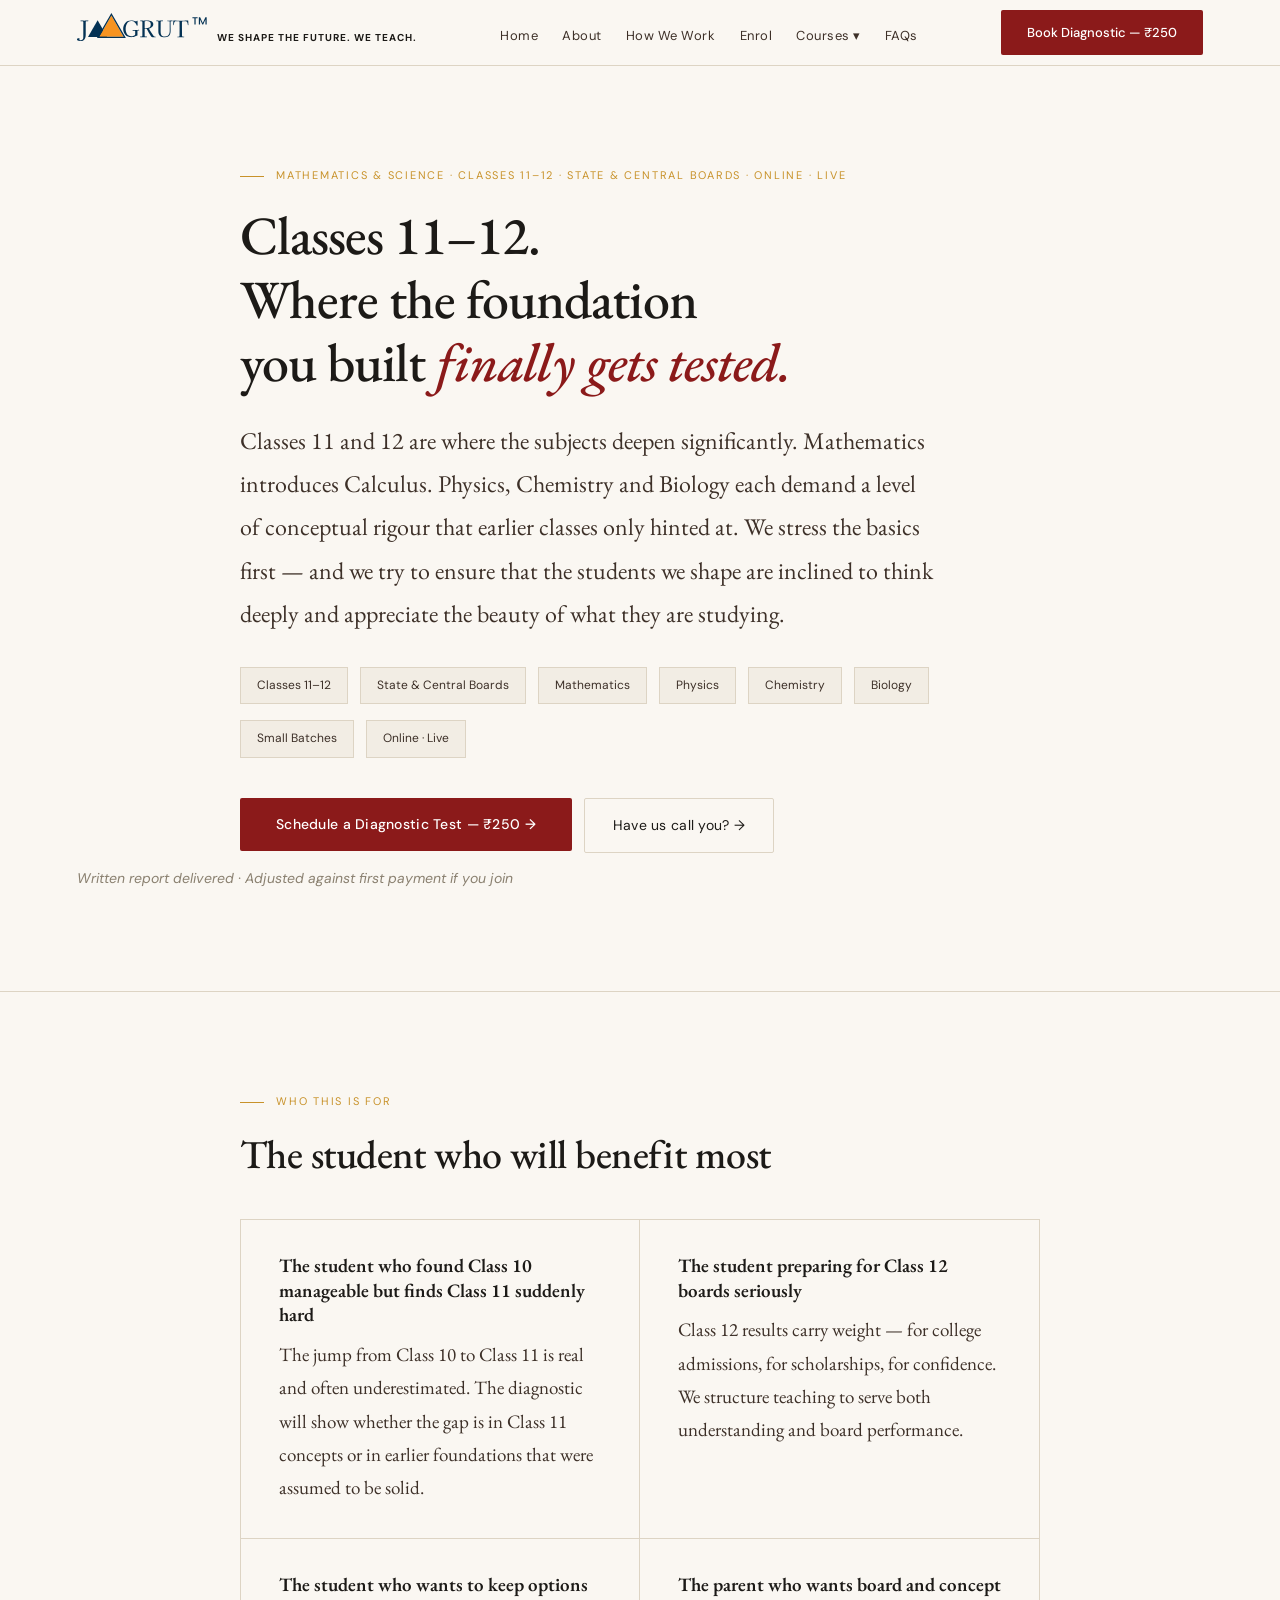
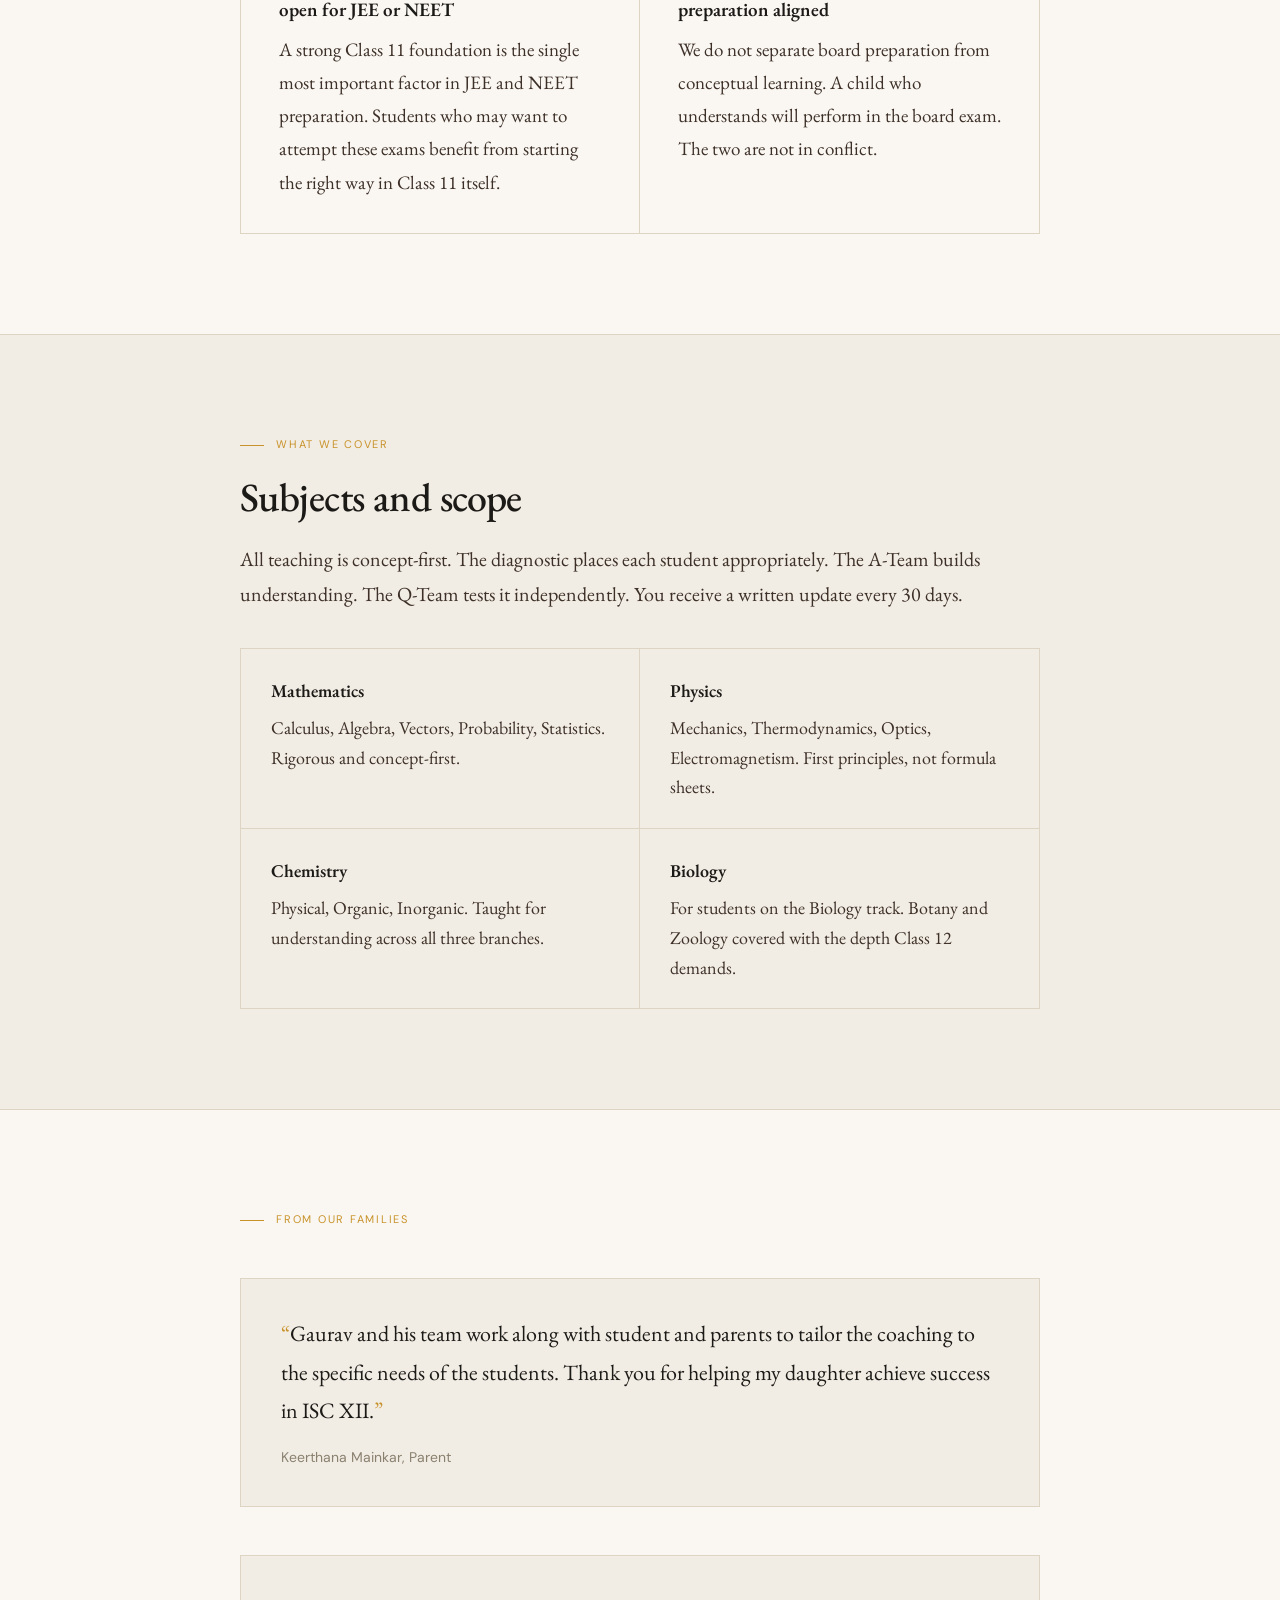
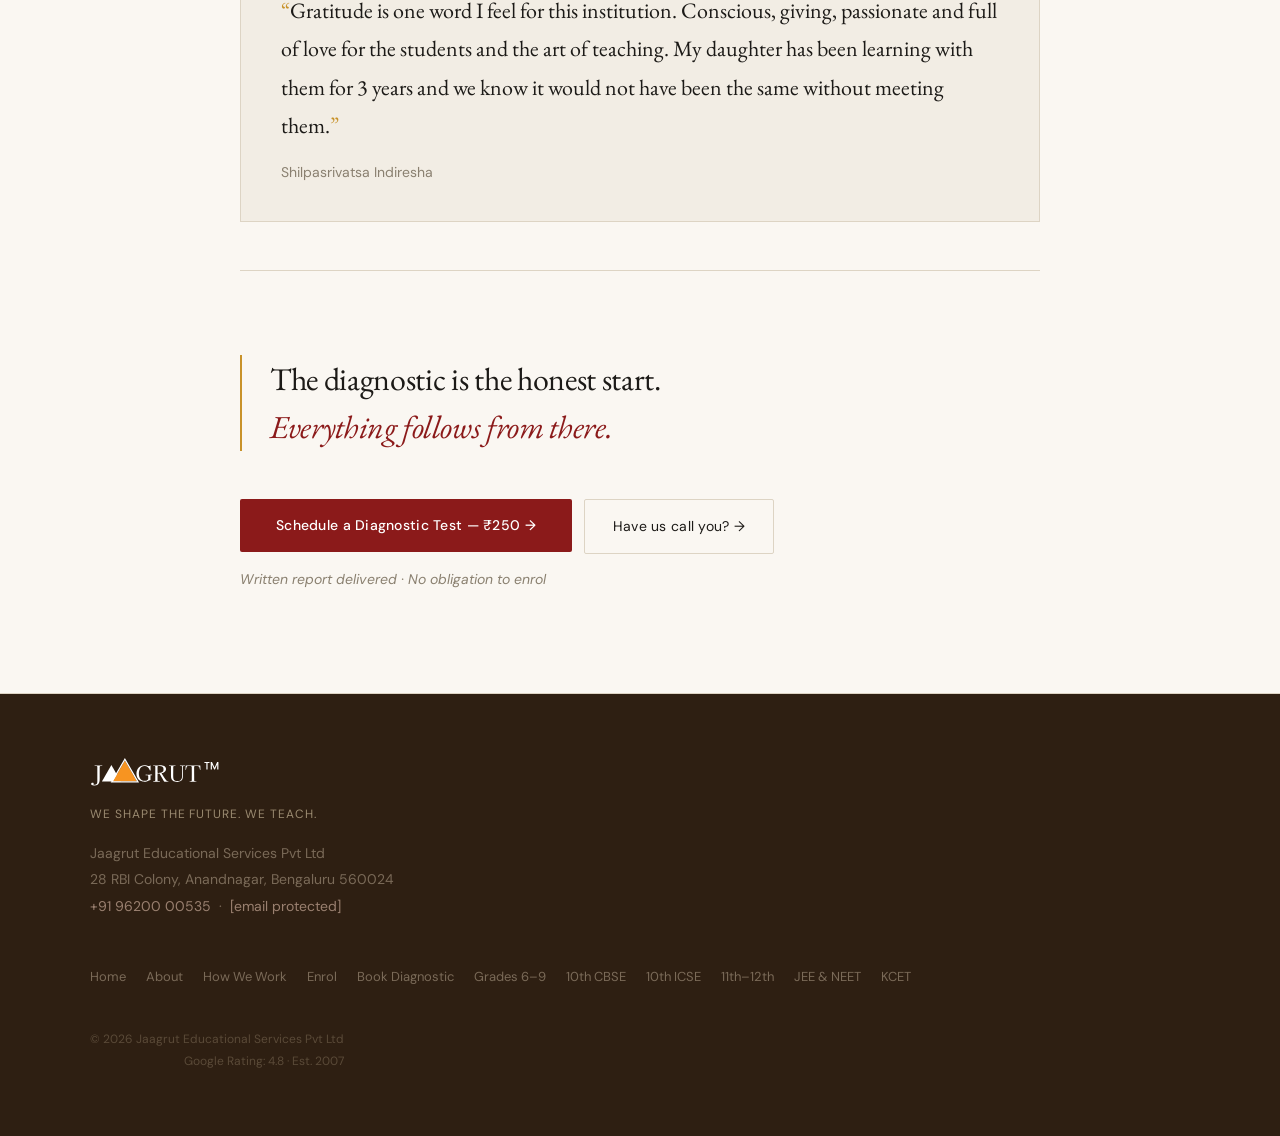
<file: class-11-12.html>
<!DOCTYPE html>

<html lang="en">

<head>
  <meta charset="utf-8" />
  <meta content="width=device-width,initial-scale=1.0" name="viewport" />
  <title>Classes 11–12 Mathematics &amp; Science Online Tuition — Jaagrut — Jaagrut</title>
  <meta
    content="Live online tuition for Classes 11 and 12, Mathematics, Physics, Chemistry and Biology. State and Central boards. Concept-first, Q-Team tested. Est 2007."
    name="description" />
  <meta content="Classes 11–12 Mathematics &amp; Science Online Tuition — Jaagrut — Jaagrut" property="og:title" />
  <meta
    content="Live online tuition for Classes 11 and 12, Mathematics, Physics, Chemistry and Biology. State and Central boards. Concept-first, Q-Team tested. Est 2007."
    property="og:description" />
  <meta content="https://www.jaagrut.com/class-11-12.html" property="og:url" />
  <meta content="website" property="og:type" />
  <meta content="Jaagrut" property="og:site_name" />
  <link href="https://www.jaagrut.com/class-11-12.html" rel="canonical" />
  <!-- Google Analytics — replace GA_MEASUREMENT_ID with your GA4 ID -->
  <!-- <script async src="https://www.googletagmanager.com/gtag/js?id=GA_MEASUREMENT_ID"></script>
<script>window.dataLayer=window.dataLayer||[];function gtag(){dataLayer.push(arguments);}gtag("js",new Date());gtag("config","GA_MEASUREMENT_ID");</script> -->
  <link href="https://fonts.googleapis.com" rel="preconnect" />
  <link
    href="https://fonts.googleapis.com/css2?family=EB+Garamond:ital,wght@0,400;0,500;0,600;0,700;1,400;1,500;1,600&amp;family=DM+Sans:wght@0,300;0,400;0,500&amp;display=swap"
    rel="stylesheet" />
  <link href="assets/css/style.css" rel="stylesheet" />
  <script type="application/ld+json">{
  "@context":"https://schema.org",
  "@graph":[
    {
      "@type":["EducationalOrganization","LocalBusiness"],
      "@id":"https://www.jaagrut.com/#org",
      "name":"Jaagrut Educational Services Pvt Ltd",
      "alternateName":"Jaagrut",
      "url":"https://www.jaagrut.com",
      "description":"Online tutoring for Mathematics and Science, Grades 6-12. CBSE, ICSE, JEE, NEET, KCET and international curricula. Founded 2007, Bengaluru.",
      "foundingDate":"2007",
      "founder":{"@type":"Person","name":"Gaurav Bajpeyee"},
      "address":{"@type":"PostalAddress","streetAddress":"28 RBI Colony, Anandnagar","addressLocality":"Bengaluru","addressRegion":"Karnataka","postalCode":"560024","addressCountry":"IN"},
      "telephone":"+919620000535",
      "email":"admin@jaagrut.com",
      "aggregateRating":{"@type":"AggregateRating","ratingValue":"4.8","bestRating":"5","ratingCount":"96"},
      "sameAs":["https://maps.app.goo.gl/KBsQXKk3epQgQAV57","https://jaagrut.com"]
    }
  ]
}</script>
  <script
    type="application/ld+json">{"@context":"https://schema.org","@type":"Course","name":"Classes 11–12 Mathematics & Science Online Tuition — Jaagrut","description":"Live online tuition for Classes 11 and 12, Mathematics, Physics, Chemistry and Biology. State and Central boards. Concept-first, Q-Team tested. Est 2007.","provider":{"@type":"Organization","name":"Jaagrut Educational Services Pvt Ltd","url":"https://www.jaagrut.com"}}</script>
</head>

<body>
  <style>
    #hero-c {
      padding-top: 152px;
      padding-bottom: 80px;
    }

    .who-grid {
      display: grid;
      grid-template-columns: 1fr 1fr;
      gap: 0;
      border: .5px solid var(--border);
      margin-top: 40px;
    }

    .wh {
      padding: 34px 38px;
      border-right: .5px solid var(--border);
      border-bottom: .5px solid var(--border);
    }

    .wh:nth-child(2n) {
      border-right: none;
    }

    .wh:nth-child(3),
    .wh:nth-child(4) {
      border-bottom: none;
    }

    .wh-t {
      font-size: 19px;
      font-weight: 600;
      color: var(--text);
      margin-bottom: 10px;
      line-height: 1.3;
    }

    .wh-b {
      font-size: 19px;
      color: var(--muted);
      line-height: 1.75;
    }

    .sub-grid {
      display: grid;
      grid-template-columns: 1fr 1fr;
      gap: 0;
      border: .5px solid var(--border);
      margin-top: 36px;
    }

    .sg {
      padding: 26px 30px;
      border-right: .5px solid var(--border);
      border-bottom: .5px solid var(--border);
    }

    .sg:nth-child(2n) {
      border-right: none;
    }

    .sg-t {
      font-size: 18px;
      font-weight: 600;
      color: var(--text);
      margin-bottom: 6px;
    }

    .sg-b {
      font-size: 18px;
      color: var(--muted);
      line-height: 1.65;
    }

    .testi {
      margin-top: 48px;
      padding: 36px 40px;
      border: .5px solid var(--border);
      background: var(--cream-d);
    }

    .testi-q {
      font-size: 22px;
      color: var(--text);
      line-height: 1.75;
      margin-bottom: 14px;
    }

    .testi-q::before {
      content: '“';
      color: var(--gold);
    }

    .testi-q::after {
      content: '”';
      color: var(--gold);
    }

    .testi-who {
      font-family: 'DM Sans', sans-serif;
      font-size: 14px;
      color: var(--faint);
    }
  </style>
  <a class="skip-link" href="#main-content">Skip to main content</a>
  <nav>
    <a class="nl" href="index.html">
<span class="nl-w">
  <svg xmlns="http://www.w3.org/2000/svg" width="130" height="28" viewBox="0 0 130 28" fill="none">
  <path d="M129.671 4.15425V11.5891H128.451V6.49703L126.183 11.5891H125.338L123.06 6.49703V11.5891H121.84V4.15425H123.156L125.766 9.98446L128.366 4.15425H129.671Z" fill="#043254"/>
  <path d="M120.605 4.15425V5.14913H118.626V11.5891H117.406V5.14913H115.417V4.15425H120.605Z" fill="#043254"/>
  <path d="M111.434 11.831C111.434 12.0435 111.343 12.1498 111.16 12.1498C111.1 12.1498 111.046 12.1498 111.001 12.1498C110.955 12.1346 110.917 12.0966 110.887 12.0359C110.872 12.0056 110.849 11.9372 110.819 11.831C110.804 11.7095 110.796 11.626 110.796 11.5804C110.72 11.125 110.606 10.6239 110.454 10.0774C110.318 9.51562 110.098 9.06015 109.794 8.71095C109.642 8.52876 109.384 8.4073 109.02 8.34657C108.655 8.28584 108.283 8.25547 107.904 8.25547C107.524 8.25547 107.228 8.25547 107.015 8.25547C106.788 8.25547 106.507 8.25547 106.173 8.25547C105.854 8.25547 105.566 8.3162 105.307 8.43766C105.065 8.55912 104.943 8.80204 104.943 9.16642C104.943 11.459 104.951 13.7591 104.966 16.0669C104.996 18.3594 105.011 20.6596 105.011 22.9673C105.011 23.1647 105.095 23.3165 105.262 23.4228C105.429 23.5139 105.619 23.5746 105.831 23.605C106.044 23.6354 106.218 23.6505 106.355 23.6505C106.477 23.6505 106.583 23.6505 106.674 23.6505C106.78 23.6354 106.886 23.6278 106.993 23.6278C107.145 23.6278 107.22 23.6961 107.22 23.8327C107.22 23.8935 107.22 23.9846 107.22 24.106C107.22 24.2123 107.167 24.2654 107.061 24.2654C106.514 24.2654 105.968 24.2578 105.421 24.2427C104.89 24.2123 104.351 24.1971 103.804 24.1971C103.076 24.1971 102.332 24.2199 101.573 24.2654C101.406 24.2654 101.231 24.273 101.049 24.2882C100.867 24.3034 100.692 24.311 100.525 24.311C100.388 24.311 100.32 24.2275 100.32 24.0605C100.32 23.8783 100.343 23.7644 100.388 23.7189C100.434 23.6733 100.54 23.6505 100.707 23.6505C100.737 23.6505 100.768 23.6581 100.798 23.6733C100.844 23.6733 100.874 23.6733 100.889 23.6733C101.056 23.6733 101.269 23.6581 101.527 23.6278C101.785 23.5974 102.013 23.5367 102.21 23.4456C102.423 23.3393 102.529 23.1799 102.529 22.9673C102.544 21.7983 102.552 20.6292 102.552 19.4602C102.567 18.2911 102.575 17.1221 102.575 15.953C102.575 14.7991 102.567 13.6529 102.552 12.5142C102.537 11.3603 102.529 10.2064 102.529 9.05255C102.529 8.87036 102.453 8.70336 102.301 8.55153C102.165 8.39971 102.013 8.3162 101.846 8.30102C101.709 8.27066 101.565 8.25547 101.413 8.25547C101.277 8.25547 101.132 8.25547 100.98 8.25547H98.9535C98.407 8.25547 97.997 8.39212 97.7237 8.6654C97.4656 8.9235 97.2834 9.26511 97.1772 9.69022C97.0709 10.1001 96.9722 10.5253 96.8811 10.9656C96.8811 10.9959 96.8583 11.1022 96.8128 11.2844C96.7824 11.4514 96.7445 11.6184 96.6989 11.7854C96.6685 11.9372 96.6458 12.0207 96.6306 12.0359C96.5698 12.1118 96.4787 12.1498 96.3573 12.1498C96.1903 12.1498 96.1068 12.0663 96.1068 11.8993C96.1068 11.8385 96.1068 11.7626 96.1068 11.6715C96.122 11.5653 96.1371 11.4438 96.1523 11.3072C96.1827 10.958 96.2055 10.5404 96.2206 10.0546C96.251 9.55358 96.2738 9.09051 96.289 8.6654C96.3042 8.51358 96.3117 8.36175 96.3117 8.20993C96.3117 8.0581 96.3193 7.92146 96.3345 7.8C96.3345 7.58744 96.4636 7.49635 96.7217 7.52671C97.83 7.63299 98.946 7.68613 100.069 7.68613C101.208 7.67095 102.332 7.66336 103.44 7.66336H105.376C105.998 7.66336 106.621 7.66336 107.243 7.66336C107.881 7.64817 108.519 7.63299 109.156 7.61781C109.43 7.60263 109.71 7.59504 109.999 7.59504C110.303 7.57985 110.599 7.57226 110.887 7.57226C111.084 7.57226 111.198 7.64817 111.229 7.8C111.244 7.84555 111.259 8.01255 111.274 8.30102C111.289 8.57431 111.305 8.89314 111.32 9.25752C111.335 9.60672 111.343 9.94073 111.343 10.2596C111.358 10.5632 111.365 10.7758 111.365 10.8972C111.38 11.0491 111.396 11.2009 111.411 11.3527C111.426 11.5045 111.434 11.6639 111.434 11.831Z" fill="#043254"/>
  <path d="M95.6092 7.91355C95.6092 8.06538 95.5712 8.15647 95.4953 8.18683C95.4194 8.2172 95.3207 8.23238 95.1993 8.23238C95.093 8.23238 94.9867 8.23238 94.8804 8.23238C94.7741 8.2172 94.6679 8.20961 94.5616 8.20961C94.349 8.20961 94.1364 8.24756 93.9239 8.32348C93.7265 8.38421 93.6126 8.54362 93.5823 8.80173C93.5671 9.05983 93.5595 9.32552 93.5595 9.59881C93.5595 9.8721 93.5595 10.1454 93.5595 10.4187C93.5595 11.6636 93.5671 12.9162 93.5823 14.1763C93.6126 15.4213 93.6278 16.6739 93.6278 17.934C93.6278 19.2245 93.438 20.3556 93.0585 21.3273C92.6789 22.2838 92.064 23.0277 91.2138 23.5591C90.3787 24.0905 89.2628 24.3562 87.866 24.3562C85.8467 24.3562 84.2525 23.8704 83.0834 22.8987C81.9296 21.9118 81.3526 20.3708 81.3526 18.2756V9.21166C81.3526 9.13574 81.3526 9.05983 81.3526 8.98392C81.3678 8.89282 81.3678 8.81691 81.3526 8.75618C81.3374 8.46771 81.1856 8.29311 80.8972 8.23238C80.6239 8.17165 80.3734 8.14129 80.1456 8.14129C80.0393 8.14129 79.9255 8.14888 79.804 8.16406C79.6977 8.16406 79.5839 8.16406 79.4624 8.16406C79.4169 8.16406 79.3637 8.1337 79.303 8.07297C79.2878 8.01224 79.2802 7.92873 79.2802 7.82246C79.2802 7.65545 79.3789 7.57194 79.5763 7.57194C79.7433 7.57194 79.9027 7.57954 80.0545 7.59472C80.2064 7.59472 80.3582 7.60231 80.51 7.61749C80.8592 7.63267 81.2008 7.64786 81.5348 7.66304C81.8688 7.66304 82.2029 7.66304 82.5369 7.66304C83.0683 7.66304 83.592 7.64786 84.1083 7.61749C84.6396 7.58713 85.171 7.57194 85.7024 7.57194C85.8998 7.57194 85.9985 7.66304 85.9985 7.84523C85.9985 7.90596 85.9833 7.98187 85.953 8.07297C85.9226 8.14888 85.8618 8.18683 85.7707 8.18683C85.5734 8.18683 85.3836 8.18683 85.2014 8.18683C85.0192 8.17165 84.8294 8.16406 84.6321 8.16406C84.465 8.16406 84.2753 8.20961 84.0627 8.3007C83.8502 8.3918 83.7287 8.53603 83.6983 8.73341C83.6528 8.97633 83.6376 9.24202 83.6528 9.53049C83.668 9.80377 83.6756 10.0695 83.6756 10.3276C83.6756 11.7092 83.668 13.0908 83.6528 14.4724C83.6376 15.854 83.63 17.2356 83.63 18.6172C83.63 19.7104 83.7439 20.6213 83.9716 21.3501C84.1994 22.0788 84.6245 22.633 85.247 23.0126C85.8694 23.3769 86.7804 23.5591 87.9799 23.5591C89.1489 23.5591 90.0751 23.3162 90.7583 22.8304C91.4567 22.3445 91.9577 21.6841 92.2614 20.8491C92.565 20.014 92.7169 19.0651 92.7169 18.0023C92.7169 16.4689 92.7093 14.9355 92.6941 13.402C92.6941 11.8686 92.6941 10.3352 92.6941 8.80173C92.6941 8.58917 92.5802 8.43735 92.3525 8.34625C92.1247 8.25516 91.9198 8.20961 91.7376 8.20961C91.5554 8.20961 91.3732 8.2172 91.191 8.23238C91.0088 8.24757 90.819 8.25516 90.6217 8.25516C90.5306 8.25516 90.485 8.18684 90.485 8.05019C90.485 7.92873 90.485 7.82246 90.485 7.73136C90.5002 7.64027 90.5837 7.59472 90.7355 7.59472C90.9481 7.59472 91.1682 7.6099 91.396 7.64027C91.6237 7.65545 91.8439 7.66304 92.0564 7.66304C92.8156 7.66304 93.5671 7.64027 94.3111 7.59472C94.5084 7.59472 94.6982 7.58713 94.8804 7.57194C95.0778 7.55676 95.2676 7.54917 95.4498 7.54917C95.5409 7.54917 95.5864 7.59472 95.5864 7.68581C95.6016 7.77691 95.6092 7.85282 95.6092 7.91355Z" fill="#043254"/>
  <path d="M73.7686 11.6034C73.7686 10.2673 73.4194 9.35639 72.7211 8.87055C72.0378 8.36953 71.0737 8.11902 69.8288 8.11902H69.0772C68.9254 8.11902 68.7356 8.1342 68.5079 8.16457C68.2953 8.17975 68.098 8.23289 67.9158 8.32398C67.7488 8.3999 67.6653 8.54413 67.6653 8.75668V15.0878C67.8323 15.1485 68.0221 15.1865 68.2346 15.2017C68.4472 15.2168 68.6445 15.2244 68.8267 15.2244C69.434 15.2244 70.0262 15.1713 70.6031 15.065C71.1952 14.9587 71.7266 14.7765 72.1973 14.5184C72.6831 14.2603 73.0627 13.896 73.3359 13.4253C73.6244 12.9546 73.7686 12.3473 73.7686 11.6034ZM78.7561 23.8785C78.7561 23.9847 78.6498 24.0682 78.4373 24.129C78.2247 24.1897 77.9742 24.2277 77.6857 24.2428C77.3973 24.2732 77.124 24.2884 76.8659 24.2884C76.623 24.2884 76.4559 24.2884 76.3649 24.2884C75.7576 24.2884 75.2717 24.2277 74.9073 24.1062C74.543 23.9696 74.1862 23.628 73.837 23.0814C73.093 21.882 72.3719 20.6674 71.6735 19.4376C70.9902 18.2078 70.307 16.9704 69.6238 15.7255L67.6653 15.7938V23.0131C67.6653 23.2408 67.7564 23.3926 67.9386 23.4685C68.1208 23.5444 68.3029 23.5824 68.4851 23.5824C68.6977 23.5824 68.9026 23.5748 69.1 23.5596C69.2974 23.5444 69.4948 23.5369 69.6921 23.5369C69.7984 23.5369 69.8592 23.5824 69.8743 23.6735C69.9047 23.7646 69.9199 23.8481 69.9199 23.924C69.9199 24.0455 69.8819 24.129 69.806 24.1745C69.7453 24.2049 69.6618 24.2201 69.5555 24.2201C68.8875 24.2201 68.2118 24.2125 67.5286 24.1973C66.8454 24.1669 66.1698 24.1518 65.5018 24.1518C65.1374 24.1518 64.773 24.1669 64.4086 24.1973C64.0594 24.2125 63.7026 24.2201 63.3383 24.2201C63.2472 24.2201 63.1864 24.1821 63.1561 24.1062C63.1409 24.0151 63.1333 23.9392 63.1333 23.8785C63.1333 23.6811 63.2168 23.5824 63.3838 23.5824C63.5205 23.5824 63.6495 23.59 63.771 23.6052C63.9076 23.6052 64.0367 23.6052 64.1581 23.6052C64.3859 23.6052 64.6288 23.5824 64.8869 23.5369C65.1602 23.4761 65.312 23.3015 65.3424 23.0131C65.3727 22.6335 65.3803 22.1932 65.3651 21.6922C65.3651 21.176 65.3651 20.7281 65.3651 20.3485C65.3651 19.8475 65.3651 19.3465 65.3651 18.8455C65.3651 18.3293 65.3651 17.8206 65.3651 17.3196C65.3651 16.272 65.3651 15.2244 65.3651 14.1768C65.3803 13.1292 65.3879 12.0817 65.3879 11.0341C65.3879 10.6545 65.3879 10.2749 65.3879 9.89537C65.3879 9.50063 65.3727 9.12106 65.3424 8.75668C65.312 8.45303 65.1526 8.28603 64.8641 8.25566C64.5908 8.21011 64.3403 8.18734 64.1126 8.18734C64.0215 8.18734 63.9304 8.19493 63.8393 8.21011C63.7482 8.21011 63.6571 8.21011 63.566 8.21011C63.3383 8.21011 63.2244 8.08106 63.2244 7.82296C63.2244 7.65595 63.3003 7.57245 63.4521 7.57245C63.9683 7.57245 64.477 7.58763 64.978 7.618C65.4942 7.64836 66.0104 7.66354 66.5266 7.66354C67.2402 7.66354 67.9462 7.63318 68.6445 7.57245C69.3429 7.51172 70.0413 7.48135 70.7397 7.48135C71.3167 7.48135 71.924 7.54208 72.5616 7.66354C73.2145 7.785 73.8218 7.98238 74.3835 8.25566C74.9453 8.52895 75.4008 8.90851 75.75 9.39435C76.1143 9.86501 76.2965 10.4647 76.2965 11.1935C76.2965 12.1044 76.0384 12.8939 75.5222 13.5619C75.0212 14.2148 74.3684 14.7234 73.5637 15.0878C73.2752 15.2244 72.9792 15.3307 72.6755 15.4066C72.3719 15.4674 72.0682 15.5281 71.7646 15.5888C72.463 16.7731 73.1917 17.9421 73.9508 19.096C74.7251 20.2498 75.507 21.3885 76.2965 22.512C76.5243 22.8309 76.7596 23.089 77.0025 23.2863C77.2606 23.4685 77.5795 23.5976 77.959 23.6735C78.0501 23.6887 78.2019 23.6963 78.4145 23.6963C78.6422 23.6963 78.7561 23.757 78.7561 23.8785Z" fill="#043254"/>
  <path d="M62.171 17.2288C62.171 17.3199 62.1482 17.4034 62.1027 17.4793C62.0571 17.5552 61.9812 17.5931 61.8749 17.5931H60.463V22.4667C59.4002 22.8311 58.345 23.2335 57.2974 23.6737C56.7964 23.8863 56.265 24.0229 55.7033 24.0837C55.1567 24.1444 54.6177 24.1748 54.0863 24.1748C53.6308 24.1748 53.1222 24.1216 52.5605 24.0154C51.9987 23.9091 51.4522 23.7572 50.9208 23.5599C50.4046 23.3625 49.9491 23.1348 49.5543 22.8767C48.4005 22.1024 47.5427 21.1003 46.9809 19.8705C46.4343 18.6407 46.1611 17.335 46.1611 15.9534C46.1611 14.7844 46.3432 13.6837 46.7076 12.6512C47.0872 11.6188 47.6262 10.7079 48.3246 9.91839C49.023 9.1289 49.858 8.51401 50.8297 8.07372C51.8165 7.61824 52.9173 7.3905 54.1319 7.3905C55.0276 7.3905 55.8854 7.51196 56.7053 7.75488C56.8419 7.80043 57.0621 7.86875 57.3657 7.95985C57.6694 8.05094 57.973 8.14204 58.2767 8.23313C58.5803 8.30904 58.7853 8.347 58.8916 8.347C59.2104 8.347 59.4306 8.30904 59.552 8.23313C59.6735 8.14204 59.7646 8.04335 59.8253 7.93707C59.9012 7.83079 60.0075 7.74729 60.1441 7.68656H60.3263C60.4478 7.68656 60.5161 7.75488 60.5313 7.89152C60.5617 8.04335 60.5693 8.20277 60.5541 8.36977C60.5541 8.53678 60.5541 8.70379 60.5541 8.8708C60.5541 9.34145 60.5617 9.81211 60.5768 10.2828C60.6072 10.7534 60.6224 11.2317 60.6224 11.7175C60.6224 11.8997 60.6148 12.1123 60.5996 12.3552C60.5996 12.5981 60.463 12.7196 60.1897 12.7196C60.0986 12.7196 60.0151 12.712 59.9392 12.6968C59.8784 12.6664 59.8177 12.6133 59.757 12.5374C59.7418 12.507 59.7038 12.4235 59.6431 12.2869C59.5824 12.135 59.5217 11.9832 59.4609 11.8314C59.4002 11.6644 59.3546 11.5505 59.3243 11.4898C58.9144 10.5636 58.3146 9.78934 57.5252 9.16686C57.1152 8.83284 56.5914 8.56715 55.9538 8.36977C55.3313 8.1724 54.7544 8.07372 54.223 8.07372C53.2057 8.07372 52.3403 8.32423 51.6268 8.82525C50.9132 9.31109 50.3362 9.94876 49.896 10.7382C49.4557 11.5277 49.1368 12.378 48.9394 13.2889C48.7421 14.1999 48.6434 15.0804 48.6434 15.9307C48.6434 16.8264 48.7497 17.707 48.9622 18.5724C49.1748 19.4378 49.5012 20.2197 49.9415 20.9181C50.397 21.6165 50.9891 22.1783 51.7179 22.6034C52.4466 23.0133 53.3196 23.2183 54.3368 23.2183C54.6405 23.2183 55.0049 23.1879 55.43 23.1272C55.8551 23.0664 56.2802 22.9602 56.7053 22.8083C57.1304 22.6565 57.4796 22.4516 57.7529 22.1934C58.0414 21.9353 58.1856 21.6089 58.1856 21.2142V18.208C58.1856 17.9651 58.0641 17.8133 57.8212 17.7526C57.5935 17.6767 57.3961 17.6387 57.2291 17.6387C57.0014 17.6387 56.7736 17.6539 56.5459 17.6842C56.3181 17.6994 56.0904 17.707 55.8627 17.707C55.7412 17.707 55.6577 17.6691 55.6122 17.5931C55.5818 17.5172 55.5666 17.4261 55.5666 17.3199C55.5666 17.2288 55.5818 17.1453 55.6122 17.0694C55.6425 16.9783 55.7184 16.9327 55.8399 16.9327C56.0828 16.9327 56.3181 16.9403 56.5459 16.9555C56.7736 16.9555 57.009 16.9555 57.2519 16.9555H58.8688C59.1269 16.9555 59.385 16.9555 59.6431 16.9555C59.9012 16.9555 60.1593 16.9479 60.4174 16.9327C60.6755 16.9327 60.926 16.9251 61.169 16.9099C61.4119 16.8796 61.6548 16.8644 61.8977 16.8644C61.9888 16.8644 62.0571 16.9099 62.1027 17.001C62.1482 17.0769 62.171 17.1529 62.171 17.2288Z" fill="#043254"/>
  <path d="M11.3641 7.868C11.3641 7.97428 11.3489 8.05778 11.3186 8.11851C11.3034 8.17924 11.2351 8.20961 11.1136 8.20961C10.8859 8.20961 10.6581 8.20961 10.4304 8.20961C10.2178 8.19443 9.99768 8.18683 9.76994 8.18683C9.55739 8.18683 9.33724 8.24757 9.10951 8.36903C8.89695 8.4753 8.77549 8.65749 8.74513 8.9156C8.72994 9.02187 8.72235 9.13574 8.72235 9.2572C8.73753 9.36348 8.74513 9.47735 8.74513 9.59881C8.74513 11.6181 8.73753 13.6374 8.72235 15.6566C8.72235 17.6759 8.72235 19.7028 8.72235 21.7372C8.72235 22.9063 8.55534 23.9615 8.22133 24.9028C7.9025 25.8593 7.36352 26.6108 6.60439 27.1574C5.84527 27.7191 4.81286 28 3.50716 28C3.23387 28 2.89986 27.9924 2.50511 27.9772C2.11037 27.9621 1.72321 27.9089 1.34365 27.8178C0.964089 27.7267 0.645256 27.5673 0.387154 27.3396C0.129051 27.127 0 26.8234 0 26.4286C0 26.0491 0.144234 25.7454 0.432702 25.5177C0.721169 25.3051 1.03241 25.1988 1.36643 25.1988C1.48789 25.1988 1.6473 25.2292 1.84467 25.2899C2.05723 25.3507 2.24701 25.4342 2.41402 25.5404C2.58103 25.6467 2.66453 25.7758 2.66453 25.9276C2.6038 26.0035 2.54307 26.087 2.48234 26.1781C2.42161 26.2692 2.39125 26.3755 2.39125 26.4969C2.39125 26.8158 2.5203 27.0359 2.7784 27.1574C3.0365 27.2788 3.2946 27.3396 3.55271 27.3396C3.91709 27.3396 4.28147 27.2637 4.64585 27.1118C5.01023 26.9752 5.32906 26.7702 5.60235 26.4969C5.89081 26.2388 6.073 25.92 6.14892 25.5404C6.22483 25.0698 6.27038 24.5991 6.28556 24.1285C6.30074 23.6578 6.30833 23.1872 6.30833 22.7165V8.9156C6.30833 8.67268 6.20965 8.49808 6.01227 8.3918C5.8149 8.28552 5.58716 8.22479 5.32906 8.20961C5.07096 8.17924 4.8584 8.16406 4.6914 8.16406C4.53957 8.16406 4.38775 8.17165 4.23592 8.18683C4.09928 8.20202 3.96264 8.20961 3.82599 8.20961C3.61344 8.20961 3.50716 8.10333 3.50716 7.89078C3.50716 7.66304 3.60585 7.54917 3.80322 7.54917C3.95504 7.54917 4.10687 7.55676 4.25869 7.57194C4.4257 7.58713 4.58512 7.59472 4.73694 7.59472C5.60235 7.64027 6.47534 7.66304 7.35593 7.66304C7.97841 7.66304 8.60848 7.64786 9.24615 7.61749C9.88381 7.57194 10.5139 7.54917 11.1364 7.54917C11.2578 7.54917 11.3262 7.58713 11.3413 7.66304C11.3565 7.72377 11.3641 7.79209 11.3641 7.868Z" fill="#043254"/>
  <path d="M20.6363 7.20755L30.2816 23.9136H10.991L20.6363 7.20755Z" fill="#043254"/>
  <path d="M34.395 2.62125L46.5935 23.7495H22.1966L34.395 2.62125Z" fill="#F79421"/>
  <path d="M48.8633 25.0591H19.9271L34.3952 0L48.8633 25.0591ZM22.1971 23.7489H46.5934L34.3952 2.62056L22.1971 23.7489Z" fill="#043254"/>
</svg>
</span>
<span class="nl-t">We shape the future. We teach.</span>
</a>
    <ul class="nm">
      <li><a href="index.html">Home</a></li>
      <li><a href="about.html">About</a></li>
      <li><a href="how-we-work.html">How We Work</a></li>
      <li><a href="enrol.html">Enrol</a></li>
      <li class="has-dropdown">
        <a href="courses.html">Courses ▾</a>
        <div class="nav-dropdown">
          <div class="nav-dropdown-inn">
            <a href="grades-6-9.html">Grades 6–9</a>
            <a href="cbse-10.html">10th CBSE</a>
            <a href="icse-10.html">10th ICSE</a>
            <a href="class-11-12.html">Classes 11–12</a>
            <a href="jee-neet.html">JEE &amp; NEET</a>
            <a href="kcet.html">KCET</a>
          </div>
        </div>
      </li>
      <li><a href="faq.html">FAQs</a></li>
    </ul>
    <a class="nc" href="book-diagnostic.html">Book Diagnostic — ₹250</a>
    <button class="ham-btn" id="ham"><span></span><span></span><span></span></button>
  </nav>
  <div class="mob-menu" id="mob-nav">
    <a href="index.html">Home</a>
    <a href="about.html">About</a>
    <a href="how-we-work.html">How We Work</a>
    <a href="enrol.html">Enrol</a><li class="has-dropdown">
        <a href="courses.html">Courses ▾</a>
        <div class="nav-dropdown">
          <div class="nav-dropdown-inn">
            <a href="grades-6-9.html">Grades 6–9</a>
            <a href="cbse-10.html">10th CBSE</a>
            <a href="icse-10.html">10th ICSE</a>
            <a href="class-11-12.html">Classes 11–12</a>
            <a href="jee-neet.html">JEE &amp; NEET</a>
            <a href="kcet.html">KCET</a>
          </div>
        </div>
      </li><a href="grades-6-9.html">Grades 6–9</a>
    <a href="cbse-10.html">10th CBSE</a>
    <a href="icse-10.html">10th ICSE</a>
    <a class="on" href="class-11-12.html">Classes 11–12</a>
    <a href="jee-neet.html">JEE &amp; NEET</a>
    <a href="kcet.html">KCET</a>
    <a href="faq.html">FAQs</a>
    <a class="mob-menu-cta" href="book-diagnostic.html">Schedule a Diagnostic Test →</a>
  </div>
  <section id="main-content" style="background:var(--cream);border-bottom:.5px solid var(--border);">
    <div class="inn">
      <div class="lbl">Mathematics &amp; Science · Classes 11–12 · State &amp; Central Boards · Online · Live</div>
      <h1 class="h1">Classes 11–12.<br />Where the foundation<br />you built <em>finally gets tested.</em></h1>
      <p class="body-xl">Classes 11 and 12 are where the subjects deepen significantly. Mathematics introduces Calculus.
        Physics, Chemistry and Biology each demand a level of conceptual rigour that earlier classes only hinted at. We
        stress the basics first — and we try to ensure that the students we shape are inclined to think deeply and
        appreciate the beauty of what they are studying.</p>
      <div style="display:flex;flex-wrap:wrap;gap:8px;margin-bottom:36px;"><span class="tag">Classes 11–12</span><span
          class="tag">State &amp; Central Boards</span><span class="tag">Mathematics</span><span
          class="tag">Physics</span><span class="tag">Chemistry</span><span class="tag">Biology</span><span
          class="tag">Small Batches</span><span class="tag">Online · Live</span></div>
      <div style="display:flex;flex-wrap:wrap;gap:12px;align-items:flex-start;"><a class="btn-p"
          href="book-diagnostic.html">Schedule a Diagnostic Test — ₹250 →</a>
        <div class="cb-wrap">
          <a class="btn-cb" onclick="toggleCb('cb-class11121')">Have us call you? →</a>
          <div class="cb-form" id="cb-class11121" style="display:none;">
            <div class="cb-inner">
              <div class="cb-head">We will call you back.</div>
              <div class="cb-sub">Leave your details and we will reach out to you.</div>
              <div class="cb-field">
                <label class="cb-label" for="cb-n-class11121">Your name</label>
                <input class="cb-input" id="cb-n-class11121" placeholder="Your name" type="text" />
              </div>
              <div class="cb-field">
                <label class="cb-label" for="cb-p-class11121">Phone with country code</label>
                <input class="cb-input" id="cb-p-class11121" placeholder="+91 98765 43210" type="tel" />
              </div>
              <div class="cb-field">
                <label class="cb-label" for="cb-e-class11121">Email address</label>
                <input aria-describedby="cb-e-class11121-hint" class="cb-input" id="cb-e-class11121"
                  placeholder="your@email.com" type="email" />
                <div class="cb-hint" id="cb-hint-1">In case we miss your call, we will reach you here.</div>
              </div>
              <div class="cb-field">
                <label class="cb-label" for="cb-m-class11121">Your message <span class="cb-opt">optional</span></label>
                <textarea class="cb-textarea" id="cb-m-class11121"
                  placeholder="Tell us about your child — grade, board, subject, any specific concern..."></textarea>
              </div>
              <button class="cb-send" onclick="sendCb('class11121','Classes 11-12')">Send on WhatsApp →</button>
              <div class="cb-sent" id="cb-done-class11121" style="display:none;">Thank you. We will call you shortly.
              </div>
            </div>
          </div>
        </div>
      </div>
    </div>
    <p style="font-family:'DM Sans',sans-serif;font-size:14px;color:var(--faint);margin-top:13px;font-style:italic;">
      Written report delivered · Adjusted against first payment if you join</p>
  </section>
  <section>
    <div class="inn">
      <div class="lbl">Who this is for</div>
      <h2 class="h2">The student who will benefit most</h2>
      <div class="who-grid">
        <div class="wh">
          <div class="wh-t">The student who found Class 10 manageable but finds Class 11 suddenly hard</div>
          <div class="wh-b">The jump from Class 10 to Class 11 is real and often underestimated. The diagnostic will
            show whether the gap is in Class 11 concepts or in earlier foundations that were assumed to be solid.</div>
        </div>
        <div class="wh">
          <div class="wh-t">The student preparing for Class 12 boards seriously</div>
          <div class="wh-b">Class 12 results carry weight — for college admissions, for scholarships, for confidence. We
            structure teaching to serve both understanding and board performance.</div>
        </div>
        <div class="wh">
          <div class="wh-t">The student who wants to keep options open for JEE or NEET</div>
          <div class="wh-b">A strong Class 11 foundation is the single most important factor in JEE and NEET
            preparation. Students who may want to attempt these exams benefit from starting the right way in Class 11
            itself.</div>
        </div>
        <div class="wh">
          <div class="wh-t">The parent who wants board and concept preparation aligned</div>
          <div class="wh-b">We do not separate board preparation from conceptual learning. A child who understands will
            perform in the board exam. The two are not in conflict.</div>
        </div>
      </div>
    </div>
  </section>
  <section style="background:var(--cream-d);">
    <div class="inn">
      <div class="lbl">What we cover</div>
      <h2 class="h2">Subjects and scope</h2>
      <p class="body-md" style="margin-bottom:20px;">All teaching is concept-first. The diagnostic places each student
        appropriately. The A-Team builds understanding. The Q-Team tests it independently. You receive a written update
        every 30 days.</p>
      <div class="sub-grid">
        <div class="sg">
          <div class="sg-t">Mathematics</div>
          <div class="sg-b">Calculus, Algebra, Vectors, Probability, Statistics. Rigorous and concept-first.</div>
        </div>
        <div class="sg">
          <div class="sg-t">Physics</div>
          <div class="sg-b">Mechanics, Thermodynamics, Optics, Electromagnetism. First principles, not formula sheets.
          </div>
        </div>
        <div class="sg" style="border-bottom:none;">
          <div class="sg-t">Chemistry</div>
          <div class="sg-b">Physical, Organic, Inorganic. Taught for understanding across all three branches.</div>
        </div>
        <div class="sg" style="border-bottom:none;">
          <div class="sg-t">Biology</div>
          <div class="sg-b">For students on the Biology track. Botany and Zoology covered with the depth Class 12
            demands.</div>
        </div>
      </div>
    </div>
  </section>
  <section>
    <div class="inn">
      <div class="lbl">From our families</div>
      <div class="testi">
        <div class="testi-q">Gaurav and his team work along with student and parents to tailor the coaching to the
          specific needs of the students. Thank you for helping my daughter achieve success in ISC XII.</div>
        <div class="testi-who">Keerthana Mainkar, Parent</div>
      </div>
      <div class="testi">
        <div class="testi-q">Gratitude is one word I feel for this institution. Conscious, giving, passionate and full
          of love for the students and the art of teaching. My daughter has been learning with them for 3 years and we
          know it would not have been the same without meeting them.</div>
        <div class="testi-who">Shilpasrivatsa Indiresha</div>
      </div>
      <div style="margin-top:48px;padding-top:36px;border-top:.5px solid var(--border);">
        <div class="pull">The diagnostic is the honest start.<br /><em>Everything follows from there.</em></div>
        <div style="display:flex;flex-wrap:wrap;gap:12px;align-items:flex-start;"><a class="btn-p"
            href="book-diagnostic.html">Schedule a Diagnostic Test — ₹250 →</a>
          <div class="cb-wrap">
            <a class="btn-cb" onclick="toggleCb('cb-class11122')">Have us call you? →</a>
            <div class="cb-form" id="cb-class11122" style="display:none;">
              <div class="cb-inner">
                <div class="cb-head">We will call you back.</div>
                <div class="cb-sub">Leave your details and we will reach out to you.</div>
                <div class="cb-field">
                  <label class="cb-label" for="cb-n-class11122">Your name</label>
                  <input class="cb-input" id="cb-n-class11122" placeholder="Your name" type="text" />
                </div>
                <div class="cb-field">
                  <label class="cb-label" for="cb-p-class11122">Phone with country code</label>
                  <input class="cb-input" id="cb-p-class11122" placeholder="+91 98765 43210" type="tel" />
                </div>
                <div class="cb-field">
                  <label class="cb-label" for="cb-e-class11122">Email address</label>
                  <input aria-describedby="cb-e-class11122-hint" class="cb-input" id="cb-e-class11122"
                    placeholder="your@email.com" type="email" />
                  <div class="cb-hint" id="cb-hint-2">In case we miss your call, we will reach you here.</div>
                </div>
                <div class="cb-field">
                  <label class="cb-label" for="cb-m-class11122">Your message <span
                      class="cb-opt">optional</span></label>
                  <textarea class="cb-textarea" id="cb-m-class11122"
                    placeholder="Tell us about your child — grade, board, subject, any specific concern..."></textarea>
                </div>
                <button class="cb-send" onclick="sendCb('class11122','Classes 11-12')">Send on WhatsApp →</button>
                <div class="cb-sent" id="cb-done-class11122" style="display:none;">Thank you. We will call you shortly.
                </div>
              </div>
            </div>
          </div>
        </div>
      </div>
      <p style="font-family:'DM Sans',sans-serif;font-size:14px;color:var(--faint);margin-top:13px;font-style:italic;">
        Written report delivered · No obligation to enrol</p>
    </div>
  </section>
  <footer>
    <div class="ft">
      <div>
        <div class="ft-name">
          <svg xmlns="http://www.w3.org/2000/svg" width="130" height="28" viewBox="0 0 146 32" fill="none">
            <path
              d="M145.457 4.66V13H144.089V7.288L141.545 13H140.597L138.041 7.288V13H136.673V4.66H138.149L141.077 11.2L143.993 4.66H145.457Z"
              fill="#fff" />
            <path d="M135.288 4.66V5.776H133.068V13H131.7V5.776H129.468V4.66H135.288Z" fill="#fff" />
            <path
              d="M125 13.2713C125 13.5097 124.898 13.6289 124.693 13.6289C124.625 13.6289 124.566 13.6289 124.515 13.6289C124.464 13.6119 124.421 13.5693 124.387 13.5012C124.37 13.4671 124.344 13.3905 124.31 13.2713C124.293 13.135 124.285 13.0414 124.285 12.9903C124.2 12.4794 124.072 11.9173 123.902 11.3042C123.748 10.6741 123.501 10.1632 123.161 9.77144C122.99 9.56707 122.701 9.43082 122.292 9.3627C121.883 9.29458 121.466 9.26051 121.04 9.26051C120.615 9.26051 120.282 9.26051 120.044 9.26051C119.789 9.26051 119.473 9.26051 119.099 9.26051C118.741 9.26051 118.418 9.32864 118.128 9.46488C117.856 9.60113 117.719 9.87362 117.719 10.2824C117.719 12.854 117.728 15.4342 117.745 18.0229C117.779 20.5946 117.796 23.1748 117.796 25.7634C117.796 25.9848 117.89 26.1552 118.077 26.2744C118.264 26.3766 118.477 26.4447 118.716 26.4787C118.954 26.5128 119.15 26.5298 119.303 26.5298C119.439 26.5298 119.559 26.5298 119.661 26.5298C119.78 26.5128 119.899 26.5043 120.018 26.5043C120.189 26.5043 120.274 26.5809 120.274 26.7342C120.274 26.8023 120.274 26.9045 120.274 27.0408C120.274 27.16 120.214 27.2196 120.095 27.2196C119.482 27.2196 118.869 27.2111 118.256 27.194C117.66 27.16 117.055 27.1429 116.442 27.1429C115.624 27.1429 114.79 27.1685 113.938 27.2196C113.751 27.2196 113.555 27.2281 113.351 27.2451C113.146 27.2622 112.951 27.2707 112.763 27.2707C112.61 27.2707 112.533 27.177 112.533 26.9897C112.533 26.7853 112.559 26.6576 112.61 26.6065C112.661 26.5554 112.78 26.5298 112.968 26.5298C113.002 26.5298 113.036 26.5384 113.07 26.5554C113.121 26.5554 113.155 26.5554 113.172 26.5554C113.359 26.5554 113.598 26.5384 113.887 26.5043C114.177 26.4702 114.432 26.4021 114.654 26.2999C114.892 26.1807 115.011 26.0019 115.011 25.7634C115.028 24.4521 115.037 23.1407 115.037 21.8293C115.054 20.5179 115.062 19.2066 115.062 17.8952C115.062 16.6008 115.054 15.315 115.037 14.0377C115.02 12.7433 115.011 11.449 115.011 10.1546C115.011 9.95026 114.926 9.76292 114.756 9.59262C114.603 9.42231 114.432 9.32864 114.245 9.31161C114.092 9.27754 113.93 9.26051 113.76 9.26051C113.606 9.26051 113.444 9.26051 113.274 9.26051H111.001C110.387 9.26051 109.928 9.41379 109.621 9.72035C109.331 10.0099 109.127 10.3931 109.008 10.8699C108.889 11.3298 108.778 11.8066 108.676 12.3005C108.676 12.3346 108.65 12.4538 108.599 12.6582C108.565 12.8455 108.523 13.0329 108.471 13.2202C108.437 13.3905 108.412 13.4842 108.395 13.5012C108.327 13.5864 108.224 13.6289 108.088 13.6289C107.901 13.6289 107.807 13.5353 107.807 13.3479C107.807 13.2798 107.807 13.1946 107.807 13.0925C107.824 12.9732 107.841 12.837 107.858 12.6837C107.892 12.292 107.918 11.8237 107.935 11.2787C107.969 10.7167 107.995 10.1972 108.012 9.72035C108.029 9.55004 108.037 9.37973 108.037 9.20942C108.037 9.03911 108.046 8.88583 108.063 8.74959C108.063 8.51115 108.207 8.40897 108.497 8.44303C109.74 8.56225 110.992 8.62185 112.252 8.62185C113.53 8.60482 114.79 8.59631 116.033 8.59631H118.205C118.903 8.59631 119.601 8.59631 120.299 8.59631C121.015 8.57928 121.73 8.56225 122.445 8.54522C122.752 8.52819 123.067 8.51967 123.391 8.51967C123.731 8.50264 124.063 8.49412 124.387 8.49412C124.608 8.49412 124.736 8.57928 124.77 8.74959C124.787 8.80068 124.804 8.98802 124.821 9.31161C124.838 9.61816 124.855 9.97581 124.872 10.3846C124.889 10.7763 124.898 11.1509 124.898 11.5086C124.915 11.8492 124.923 12.0876 124.923 12.2239C124.94 12.3942 124.957 12.5645 124.974 12.7348C124.991 12.9051 125 13.0839 125 13.2713Z"
              fill="#fff" />
            <path
              d="M107.249 8.87696C107.249 9.04727 107.206 9.14946 107.121 9.18352C107.036 9.21758 106.925 9.23461 106.789 9.23461C106.67 9.23461 106.551 9.23461 106.432 9.23461C106.312 9.21758 106.193 9.20906 106.074 9.20906C105.835 9.20906 105.597 9.25164 105.359 9.3368C105.137 9.40492 105.009 9.58374 104.975 9.87327C104.958 10.1628 104.95 10.4608 104.95 10.7674C104.95 11.0739 104.95 11.3805 104.95 11.6871C104.95 13.0836 104.958 14.4886 104.975 15.9022C105.009 17.2987 105.026 18.7038 105.026 20.1174C105.026 21.565 104.814 22.8338 104.388 23.9238C103.962 24.9967 103.272 25.8312 102.319 26.4273C101.382 27.0234 100.13 27.3214 98.5632 27.3214C96.2981 27.3214 94.5097 26.7764 93.1983 25.6865C91.904 24.5794 91.2568 22.8508 91.2568 20.5005V10.3331C91.2568 10.248 91.2568 10.1628 91.2568 10.0776C91.2739 9.97546 91.2739 9.8903 91.2568 9.82218C91.2398 9.49859 91.0695 9.30273 90.7459 9.23461C90.4394 9.16649 90.1583 9.13243 89.9029 9.13243C89.7837 9.13243 89.6559 9.14094 89.5197 9.15797C89.4005 9.15797 89.2727 9.15797 89.1365 9.15797C89.0854 9.15797 89.0258 9.12391 88.9577 9.05579C88.9406 8.98766 88.9321 8.89399 88.9321 8.77478C88.9321 8.58744 89.0428 8.49377 89.2642 8.49377C89.4516 8.49377 89.6304 8.50228 89.8007 8.51931C89.971 8.51931 90.1413 8.52783 90.3116 8.54486C90.7033 8.56189 91.0865 8.57892 91.4612 8.59595C91.8359 8.59595 92.2106 8.59595 92.5853 8.59595C93.1813 8.59595 93.7689 8.57892 94.3479 8.54486C94.944 8.5108 95.5401 8.49377 96.1362 8.49377C96.3576 8.49377 96.4683 8.59595 96.4683 8.80032C96.4683 8.86845 96.4513 8.9536 96.4172 9.05579C96.3832 9.14094 96.315 9.18352 96.2128 9.18352C95.9914 9.18352 95.7785 9.18352 95.5742 9.18352C95.3698 9.16649 95.1569 9.15797 94.9355 9.15797C94.7482 9.15797 94.5353 9.20906 94.2968 9.31125C94.0584 9.41344 93.9222 9.57523 93.8881 9.79663C93.837 10.0691 93.82 10.3672 93.837 10.6908C93.854 10.9973 93.8626 11.2953 93.8626 11.5849C93.8626 13.1347 93.854 14.6845 93.837 16.2343C93.82 17.7841 93.8115 19.3339 93.8115 20.8837C93.8115 22.11 93.9392 23.1318 94.1947 23.9493C94.4501 24.7668 94.927 25.3884 95.6253 25.8142C96.3235 26.2229 97.3455 26.4273 98.6909 26.4273C100.002 26.4273 101.041 26.1548 101.808 25.6098C102.591 25.0648 103.153 24.324 103.494 23.3873C103.834 22.4506 104.005 21.3862 104.005 20.194C104.005 18.4739 103.996 16.7537 103.979 15.0336C103.979 13.3135 103.979 11.5934 103.979 9.87327C103.979 9.63484 103.851 9.46453 103.596 9.36234C103.34 9.26016 103.11 9.20906 102.906 9.20906C102.702 9.20906 102.497 9.21758 102.293 9.23461C102.089 9.25164 101.876 9.26016 101.654 9.26016C101.552 9.26016 101.501 9.18352 101.501 9.03024C101.501 8.89399 101.501 8.77478 101.501 8.67259C101.518 8.57041 101.612 8.51931 101.782 8.51931C102.02 8.51931 102.267 8.53635 102.523 8.57041C102.778 8.58744 103.025 8.59595 103.264 8.59595C104.115 8.59595 104.958 8.57041 105.793 8.51931C106.014 8.51931 106.227 8.5108 106.432 8.49377C106.653 8.47674 106.866 8.46822 107.07 8.46822C107.172 8.46822 107.223 8.51931 107.223 8.6215C107.241 8.72368 107.249 8.80884 107.249 8.87696Z"
              fill="#fff" />
            <path
              d="M82.7495 13.016C82.7495 11.5173 82.3578 10.4955 81.5744 9.95047C80.808 9.38846 79.7266 9.10745 78.33 9.10745H77.487C77.3167 9.10745 77.1038 9.12448 76.8483 9.15854C76.6099 9.17557 76.3885 9.23518 76.1841 9.33736C75.9968 9.42252 75.9031 9.58431 75.9031 9.82274V16.9246C76.0905 16.9927 76.3033 17.0353 76.5418 17.0524C76.7802 17.0694 77.0016 17.0779 77.206 17.0779C77.8872 17.0779 78.5514 17.0183 79.1986 16.8991C79.8628 16.7799 80.4589 16.5755 80.9868 16.286C81.5318 15.9964 81.9576 15.5877 82.2642 15.0597C82.5877 14.5318 82.7495 13.8505 82.7495 13.016ZM88.3442 26.7855C88.3442 26.9047 88.225 26.9984 87.9865 27.0665C87.7481 27.1346 87.4671 27.1772 87.1435 27.1943C86.8199 27.2283 86.5134 27.2453 86.2238 27.2453C85.9513 27.2453 85.764 27.2453 85.6618 27.2453C84.9806 27.2453 84.4356 27.1772 84.0269 27.041C83.6181 26.8877 83.2179 26.5045 82.8262 25.8914C81.9917 24.5459 81.1827 23.1835 80.3993 21.804C79.6329 20.4245 78.8665 19.0365 78.1001 17.6399L75.9031 17.7166V25.8147C75.9031 26.0702 76.0053 26.2405 76.2097 26.3257C76.414 26.4108 76.6184 26.4534 76.8228 26.4534C77.0612 26.4534 77.2911 26.4449 77.5125 26.4279C77.7339 26.4108 77.9553 26.4023 78.1767 26.4023C78.296 26.4023 78.3641 26.4534 78.3811 26.5556C78.4152 26.6578 78.4322 26.7514 78.4322 26.8366C78.4322 26.9728 78.3896 27.0665 78.3045 27.1176C78.2364 27.1517 78.1427 27.1687 78.0235 27.1687C77.2741 27.1687 76.5162 27.1602 75.7498 27.1432C74.9835 27.1091 74.2256 27.0921 73.4762 27.0921C73.0675 27.0921 72.6587 27.1091 72.25 27.1432C71.8583 27.1602 71.4581 27.1687 71.0493 27.1687C70.9471 27.1687 70.879 27.1261 70.845 27.041C70.8279 26.9388 70.8194 26.8536 70.8194 26.7855C70.8194 26.5641 70.9131 26.4534 71.1004 26.4534C71.2537 26.4534 71.3985 26.4619 71.5347 26.479C71.688 26.479 71.8327 26.479 71.969 26.479C72.2245 26.479 72.4969 26.4534 72.7865 26.4023C73.093 26.3342 73.2633 26.1383 73.2974 25.8147C73.3315 25.389 73.34 24.8951 73.3229 24.3331C73.3229 23.754 73.3229 23.2516 73.3229 22.8258C73.3229 22.2638 73.3229 21.7018 73.3229 21.1398C73.3229 20.5607 73.3229 19.9902 73.3229 19.4282C73.3229 18.253 73.3229 17.0779 73.3229 15.9028C73.34 14.7276 73.3485 13.5525 73.3485 12.3774C73.3485 11.9516 73.3485 11.5258 73.3485 11.1001C73.3485 10.6573 73.3315 10.2315 73.2974 9.82274C73.2633 9.48213 73.0845 9.29479 72.7609 9.26072C72.4544 9.20963 72.1734 9.18408 71.9179 9.18408C71.8157 9.18408 71.7135 9.1926 71.6113 9.20963C71.5092 9.20963 71.407 9.20963 71.3048 9.20963C71.0493 9.20963 70.9216 9.06487 70.9216 8.77534C70.9216 8.588 71.0067 8.49433 71.1771 8.49433C71.7561 8.49433 72.3266 8.51136 72.8887 8.54543C73.4677 8.57949 74.0468 8.59652 74.6258 8.59652C75.4263 8.59652 76.2182 8.56246 77.0016 8.49433C77.785 8.42621 78.5685 8.39215 79.3519 8.39215C79.9991 8.39215 80.6803 8.46027 81.3956 8.59652C82.1279 8.73277 82.8091 8.95417 83.4393 9.26072C84.0694 9.56728 84.5804 9.99305 84.9721 10.538C85.3808 11.066 85.5852 11.7387 85.5852 12.5562C85.5852 13.5781 85.2957 14.4637 84.7166 15.213C84.1546 15.9453 83.4223 16.5159 82.5196 16.9246C82.196 17.0779 81.8639 17.1971 81.5233 17.2823C81.1827 17.3504 80.8421 17.4185 80.5015 17.4866C81.2849 18.8151 82.1024 20.1264 82.9539 21.4208C83.8225 22.7151 84.6996 23.9924 85.5852 25.2527C85.8407 25.6104 86.1046 25.8999 86.3771 26.1213C86.6666 26.3257 87.0243 26.4704 87.4501 26.5556C87.5523 26.5726 87.7226 26.5811 87.961 26.5811C88.2165 26.5811 88.3442 26.6493 88.3442 26.7855Z"
              fill="#fff" />
            <path
              d="M69.74 19.3263C69.74 19.4284 69.7144 19.5221 69.6633 19.6073C69.6122 19.6924 69.5271 19.735 69.4079 19.735H67.824V25.2019C66.6318 25.6107 65.4482 26.062 64.273 26.5559C63.711 26.7943 63.1149 26.9476 62.4848 27.0157C61.8717 27.0838 61.2671 27.1179 60.671 27.1179C60.1601 27.1179 59.5895 27.0583 58.9594 26.9391C58.3293 26.8198 57.7162 26.6495 57.1201 26.4281C56.541 26.2067 56.0301 25.9513 55.5873 25.6617C54.2929 24.7932 53.3307 23.6691 52.7006 22.2896C52.0874 20.9101 51.7809 19.4455 51.7809 17.8957C51.7809 16.5843 51.9853 15.3495 52.394 14.1914C52.8198 13.0333 53.4244 12.0115 54.2078 11.1259C54.9912 10.2403 55.9279 9.55052 57.0179 9.05663C58.1249 8.5457 59.3596 8.29024 60.7221 8.29024C61.7269 8.29024 62.6892 8.42648 63.6088 8.69898C63.7621 8.75007 64.0091 8.82671 64.3497 8.9289C64.6903 9.03108 65.0309 9.13327 65.3715 9.23545C65.7121 9.32061 65.9421 9.36318 66.0613 9.36318C66.4189 9.36318 66.6659 9.32061 66.8021 9.23545C66.9384 9.13327 67.0406 9.02256 67.1087 8.90335C67.1938 8.78413 67.3131 8.69046 67.4663 8.62234H67.6707C67.8069 8.62234 67.8836 8.69898 67.9006 8.85226C67.9347 9.02256 67.9432 9.20139 67.9262 9.38873C67.9262 9.57607 67.9262 9.76341 67.9262 9.95075C67.9262 10.4787 67.9347 11.0067 67.9517 11.5346C67.9858 12.0626 68.0028 12.5991 68.0028 13.144C68.0028 13.3484 67.9943 13.5868 67.9773 13.8593C67.9773 14.1318 67.824 14.2681 67.5174 14.2681C67.4152 14.2681 67.3216 14.2596 67.2364 14.2425C67.1683 14.2085 67.1002 14.1489 67.032 14.0637C67.015 14.0296 66.9724 13.936 66.9043 13.7827C66.8362 13.6124 66.7681 13.4421 66.6999 13.2718C66.6318 13.0844 66.5807 12.9567 66.5467 12.8886C66.0868 11.8497 65.4141 10.9811 64.5285 10.2829C64.0687 9.90817 63.4811 9.61013 62.7658 9.38873C62.0675 9.16733 61.4204 9.05663 60.8243 9.05663C59.6832 9.05663 58.7125 9.33764 57.912 9.89965C57.1116 10.4446 56.4644 11.1599 55.9705 12.0455C55.4766 12.9312 55.1189 13.8849 54.8975 14.9067C54.6761 15.9286 54.5654 16.9164 54.5654 17.8701C54.5654 18.8749 54.6847 19.8627 54.9231 20.8335C55.1615 21.8042 55.5277 22.6813 56.0216 23.4648C56.5325 24.2482 57.1967 24.8783 58.0142 25.3552C58.8317 25.815 59.8109 26.0449 60.952 26.0449C61.2926 26.0449 61.7014 26.0109 62.1782 25.9428C62.6551 25.8746 63.132 25.7554 63.6088 25.5851C64.0857 25.4148 64.4774 25.1849 64.784 24.8954C65.1076 24.6058 65.2693 24.2397 65.2693 23.7969V20.4247C65.2693 20.1523 65.1331 19.9819 64.8606 19.9138C64.6051 19.8287 64.3837 19.7861 64.1964 19.7861C63.9409 19.7861 63.6855 19.8031 63.43 19.8372C63.1745 19.8542 62.9191 19.8627 62.6636 19.8627C62.5274 19.8627 62.4337 19.8202 62.3826 19.735C62.3485 19.6498 62.3315 19.5477 62.3315 19.4284C62.3315 19.3263 62.3485 19.2326 62.3826 19.1474C62.4167 19.0452 62.5018 18.9942 62.6381 18.9942C62.9106 18.9942 63.1745 19.0027 63.43 19.0197C63.6855 19.0197 63.9495 19.0197 64.2219 19.0197H66.0357C66.3253 19.0197 66.6148 19.0197 66.9043 19.0197C67.1938 19.0197 67.4834 19.0112 67.7729 18.9942C68.0624 18.9942 68.3434 18.9856 68.6159 18.9686C68.8884 18.9345 69.1609 18.9175 69.4334 18.9175C69.5356 18.9175 69.6122 18.9686 69.6633 19.0708C69.7144 19.1559 69.74 19.2411 69.74 19.3263Z"
              fill="#fff" />
            <path
              d="M12.7476 8.82587C12.7476 8.94509 12.7306 9.03876 12.6965 9.10688C12.6795 9.175 12.6029 9.20906 12.4666 9.20906C12.2111 9.20906 11.9557 9.20906 11.7002 9.20906C11.4618 9.19203 11.2148 9.18352 10.9594 9.18352C10.7209 9.18352 10.474 9.25164 10.2185 9.38789C9.9801 9.50711 9.84385 9.71148 9.80979 10.001C9.79276 10.1202 9.78425 10.2479 9.78425 10.3842C9.80128 10.5034 9.80979 10.6311 9.80979 10.7674C9.80979 13.0325 9.80128 15.2976 9.78425 17.5627C9.78425 19.8278 9.78425 22.1014 9.78425 24.3836C9.78425 25.695 9.59691 26.8786 9.22223 27.9345C8.86458 29.0075 8.25998 29.8505 7.40844 30.4636C6.55689 31.0938 5.39879 31.4088 3.93414 31.4088C3.62758 31.4088 3.2529 31.4003 2.8101 31.3833C2.36729 31.3663 1.93301 31.3066 1.50723 31.2045C1.08146 31.1023 0.723813 30.9235 0.434287 30.668C0.144762 30.4296 0 30.0889 0 29.6461C0 29.2204 0.161794 28.8797 0.485381 28.6243C0.808967 28.3859 1.1581 28.2666 1.53278 28.2666C1.66903 28.2666 1.84785 28.3007 2.06925 28.3688C2.30769 28.4369 2.52057 28.5306 2.70791 28.6498C2.89525 28.769 2.98892 28.9138 2.98892 29.0841C2.9208 29.1693 2.85267 29.2629 2.78455 29.3651C2.71643 29.4673 2.68237 29.5865 2.68237 29.7228C2.68237 30.0804 2.82713 30.3274 3.11665 30.4636C3.40618 30.5999 3.6957 30.668 3.98523 30.668C4.39397 30.668 4.80271 30.5828 5.21145 30.4125C5.62019 30.2592 5.97784 30.0293 6.2844 29.7228C6.60799 29.4333 6.81236 29.0756 6.89751 28.6498C6.98266 28.1219 7.03376 27.5939 7.05079 27.066C7.06782 26.538 7.07634 26.01 7.07634 25.4821V10.001C7.07634 9.72851 6.96563 9.53265 6.74423 9.41344C6.52283 9.29422 6.26737 9.2261 5.97784 9.20906C5.68832 9.175 5.44988 9.15797 5.26254 9.15797C5.09224 9.15797 4.92193 9.16649 4.75162 9.18352C4.59834 9.20055 4.44506 9.20906 4.29178 9.20906C4.05335 9.20906 3.93414 9.08985 3.93414 8.85142C3.93414 8.59595 4.04484 8.46822 4.26624 8.46822C4.43655 8.46822 4.60686 8.47674 4.77717 8.49377C4.9645 8.5108 5.14333 8.51931 5.31364 8.51931C6.2844 8.57041 7.26367 8.59595 8.25147 8.59595C8.94973 8.59595 9.65652 8.57892 10.3718 8.54486C11.0871 8.49377 11.7939 8.46822 12.4922 8.46822C12.6284 8.46822 12.705 8.5108 12.7221 8.59595C12.7391 8.66408 12.7476 8.74072 12.7476 8.82587Z"
              fill="#fff" />
            <path d="M23.1486 8.08502L33.9681 26.825H12.3291L23.1486 8.08502Z" fill="#fff" />
            <path d="M38.5824 2.94037L52.266 26.6409H24.8989L38.5824 2.94037Z" fill="#F79421" />
            <path
              d="M54.8122 28.1099H22.3531L38.5826 0L54.8122 28.1099ZM24.8994 26.6401H52.2658L38.5826 2.9396L24.8994 26.6401Z"
              fill="#fff" />
          </svg>
        </div>
        <div class="ft-tag">We shape the future. We teach.</div>
        <div class="ft-info">
          Jaagrut Educational Services Pvt Ltd<br />
          28 RBI Colony, Anandnagar, Bengaluru 560024<br />
          <a href="tel:+919620000535">+91 96200 00535</a>  · 
          <a href="/cdn-cgi/l/email-protection#78191c151116381219191f0a0d0c561b1715"><span class="__cf_email__"
              data-cfemail="a9c8cdc4c0c7e9c3c8c8cedbdcdd87cac6c4">[email protected]</span></a>
        </div>
      </div>
      <ul class="ft-links">
        <li><a href="index.html">Home</a></li>
        <li><a href="about.html">About</a></li>
        <li><a href="how-we-work.html">How We Work</a></li>
        <li><a href="enrol.html">Enrol</a></li>
        <li><a href="book-diagnostic.html">Book Diagnostic</a></li>
        <li><a href="grades-6-9.html">Grades 6–9</a></li>
        <li><a href="cbse-10.html">10th CBSE</a></li>
        <li><a href="icse-10.html">10th ICSE</a></li>
        <li><a href="class-11-12.html">11th–12th</a></li>
        <li><a href="jee-neet.html">JEE &amp; NEET</a></li>
        <li><a href="kcet.html">KCET</a></li>
      </ul>
      <div class="ft-legal">© <span id="year"></span> Jaagrut Educational Services Pvt Ltd<br />Google Rating: 4.8 · Est. 2007</div>
    </div>
  </footer>
  <script src="assets/js/main.js"></script>
</body>

</html>
</file>
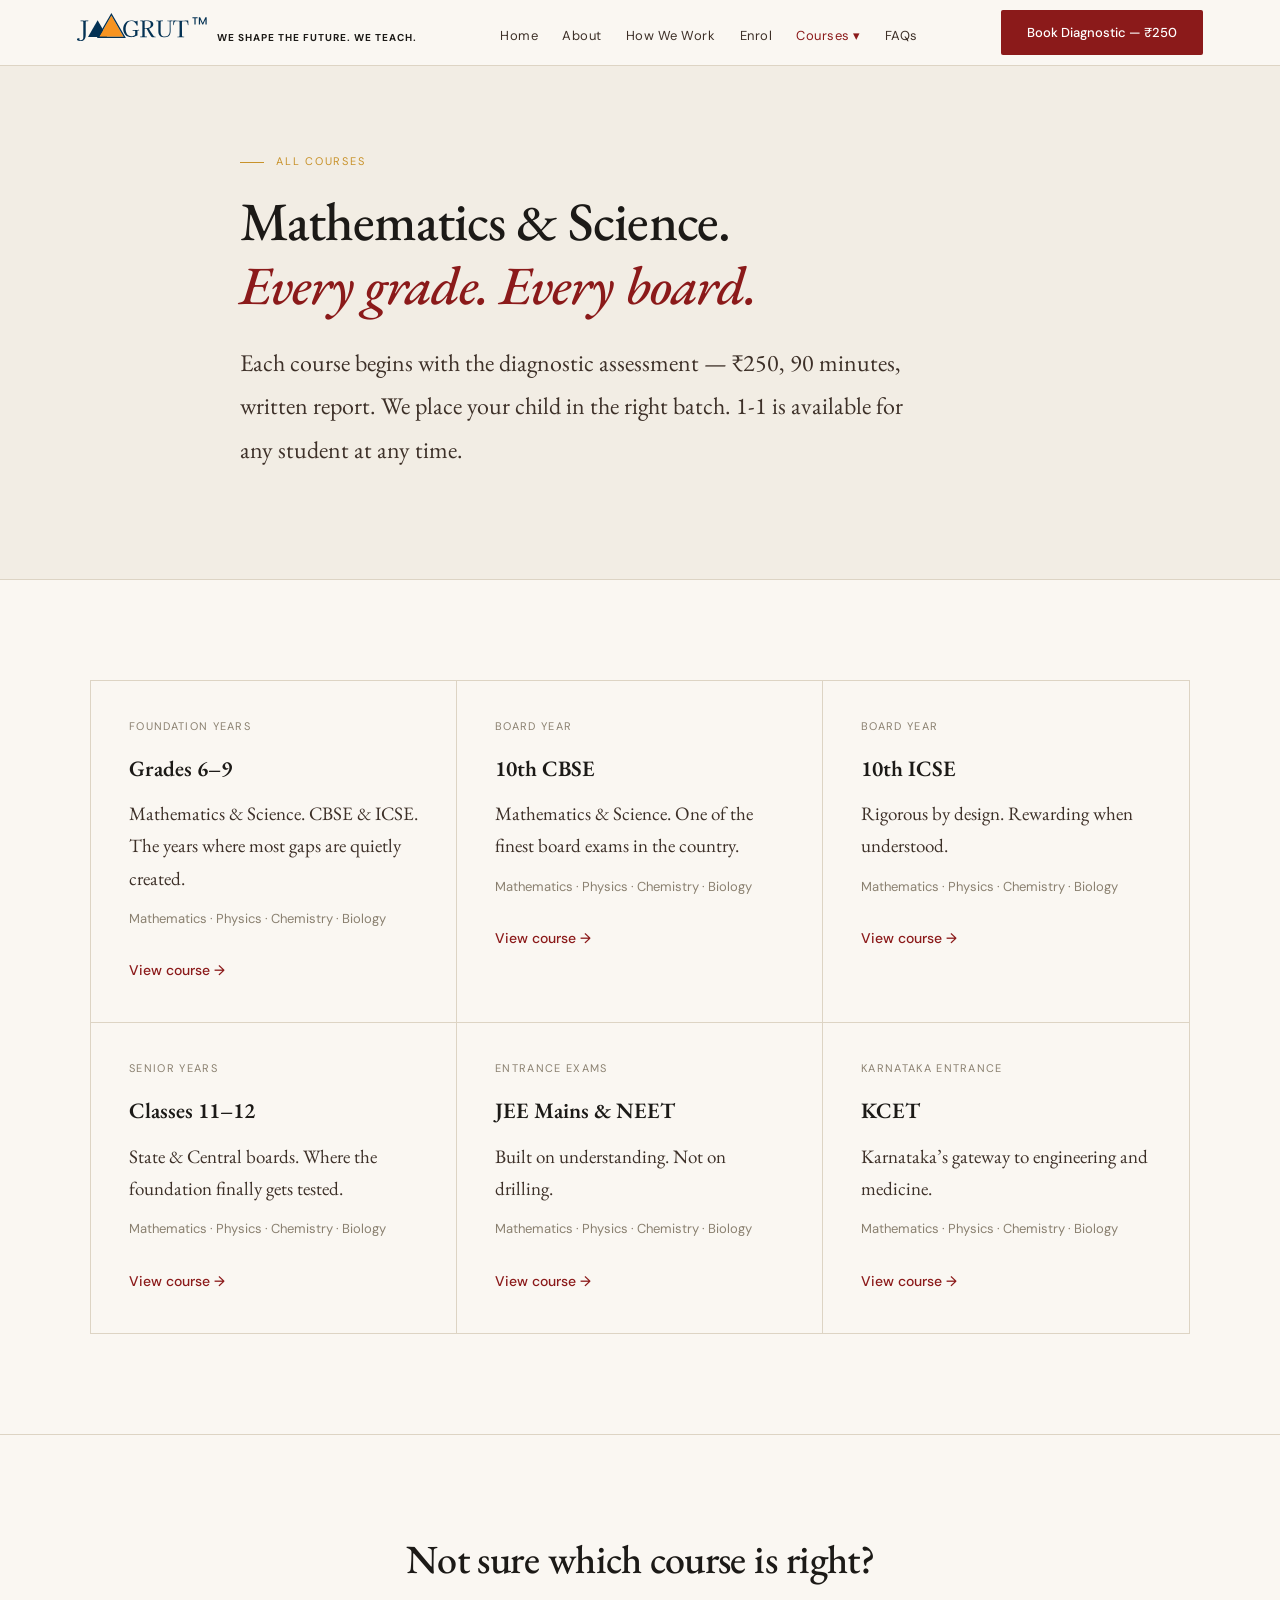
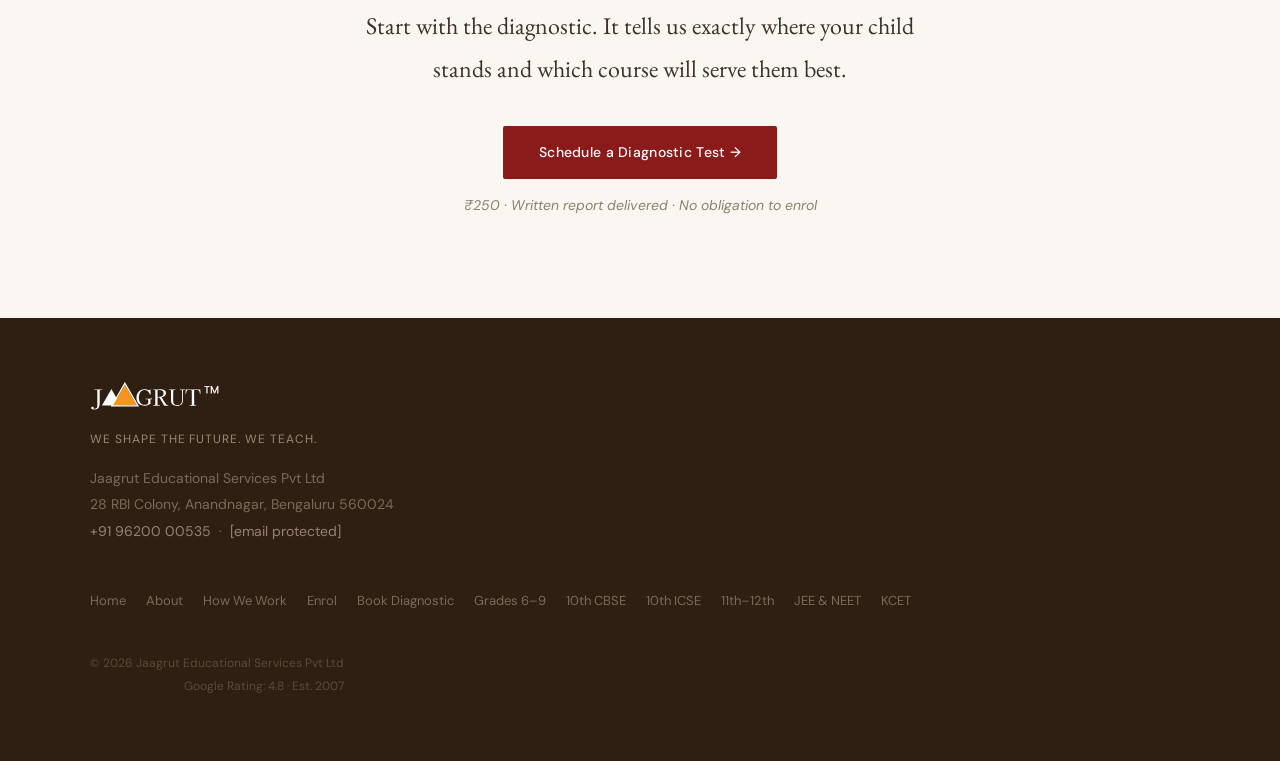
<file: courses.html>
<!DOCTYPE html>

<html lang="en">

<head>
        <meta charset="utf-8" />
        <meta content="width=device-width,initial-scale=1.0" name="viewport" />
        <title>Online Tutoring for Mathematics &amp; Science — Jaagrut</title>
        <meta content="Live online Mathematics and Science tutoring for Grades 6-12. CBSE, ICSE, JEE, NEET, KCET and international boards. Find the right Jaagrut course for your child."
                name="description" />
        <meta content="Our Courses — Jaagrut" property="og:title" />
        <meta content="Jaagrut offers live online tutoring for Mathematics and Science, Grades 6-12. CBSE, ICSE, JEE, NEET, KCET and international boards. Bengaluru. Est. 2007."
                property="og:description" />
        <meta content="https://www.jaagrut.com/index.html" property="og:url" />
        <meta content="website" property="og:type" />
        <meta content="Jaagrut" property="og:site_name" />
        <link href="https://www.jaagrut.com/index.html" rel="canonical" />
        <!-- Google Analytics — replace GA_MEASUREMENT_ID with your GA4 ID -->
        <!-- <script async src="https://www.googletagmanager.com/gtag/js?id=GA_MEASUREMENT_ID"></script>
<script>window.dataLayer=window.dataLayer||[];function gtag(){dataLayer.push(arguments);}gtag("js",new Date());gtag("config","GA_MEASUREMENT_ID");</script> -->
        <link href="https://fonts.googleapis.com" rel="preconnect" />
        <link href="https://fonts.googleapis.com/css2?family=EB+Garamond:ital,wght@0,400;0,500;0,600;0,700;1,400;1,500;1,600&amp;family=DM+Sans:wght@0,300;0,400;0,500&amp;display=swap"
                rel="stylesheet" />
        <link href="assets/css/style.css" rel="stylesheet" />
        <script
                type="application/ld+json">{"@context":"https://schema.org","@type":"EducationalOrganization","name":"Jaagrut Educational Services Pvt Ltd"}</script>
</head>

<body>
        <a class="skip-link" href="#main-content">Skip to main content</a>
        <nav>
                <a class="nl" href="index.html">
<span class="nl-w">
  <svg xmlns="http://www.w3.org/2000/svg" width="130" height="28" viewBox="0 0 130 28" fill="none">
  <path d="M129.671 4.15425V11.5891H128.451V6.49703L126.183 11.5891H125.338L123.06 6.49703V11.5891H121.84V4.15425H123.156L125.766 9.98446L128.366 4.15425H129.671Z" fill="#043254"/>
  <path d="M120.605 4.15425V5.14913H118.626V11.5891H117.406V5.14913H115.417V4.15425H120.605Z" fill="#043254"/>
  <path d="M111.434 11.831C111.434 12.0435 111.343 12.1498 111.16 12.1498C111.1 12.1498 111.046 12.1498 111.001 12.1498C110.955 12.1346 110.917 12.0966 110.887 12.0359C110.872 12.0056 110.849 11.9372 110.819 11.831C110.804 11.7095 110.796 11.626 110.796 11.5804C110.72 11.125 110.606 10.6239 110.454 10.0774C110.318 9.51562 110.098 9.06015 109.794 8.71095C109.642 8.52876 109.384 8.4073 109.02 8.34657C108.655 8.28584 108.283 8.25547 107.904 8.25547C107.524 8.25547 107.228 8.25547 107.015 8.25547C106.788 8.25547 106.507 8.25547 106.173 8.25547C105.854 8.25547 105.566 8.3162 105.307 8.43766C105.065 8.55912 104.943 8.80204 104.943 9.16642C104.943 11.459 104.951 13.7591 104.966 16.0669C104.996 18.3594 105.011 20.6596 105.011 22.9673C105.011 23.1647 105.095 23.3165 105.262 23.4228C105.429 23.5139 105.619 23.5746 105.831 23.605C106.044 23.6354 106.218 23.6505 106.355 23.6505C106.477 23.6505 106.583 23.6505 106.674 23.6505C106.78 23.6354 106.886 23.6278 106.993 23.6278C107.145 23.6278 107.22 23.6961 107.22 23.8327C107.22 23.8935 107.22 23.9846 107.22 24.106C107.22 24.2123 107.167 24.2654 107.061 24.2654C106.514 24.2654 105.968 24.2578 105.421 24.2427C104.89 24.2123 104.351 24.1971 103.804 24.1971C103.076 24.1971 102.332 24.2199 101.573 24.2654C101.406 24.2654 101.231 24.273 101.049 24.2882C100.867 24.3034 100.692 24.311 100.525 24.311C100.388 24.311 100.32 24.2275 100.32 24.0605C100.32 23.8783 100.343 23.7644 100.388 23.7189C100.434 23.6733 100.54 23.6505 100.707 23.6505C100.737 23.6505 100.768 23.6581 100.798 23.6733C100.844 23.6733 100.874 23.6733 100.889 23.6733C101.056 23.6733 101.269 23.6581 101.527 23.6278C101.785 23.5974 102.013 23.5367 102.21 23.4456C102.423 23.3393 102.529 23.1799 102.529 22.9673C102.544 21.7983 102.552 20.6292 102.552 19.4602C102.567 18.2911 102.575 17.1221 102.575 15.953C102.575 14.7991 102.567 13.6529 102.552 12.5142C102.537 11.3603 102.529 10.2064 102.529 9.05255C102.529 8.87036 102.453 8.70336 102.301 8.55153C102.165 8.39971 102.013 8.3162 101.846 8.30102C101.709 8.27066 101.565 8.25547 101.413 8.25547C101.277 8.25547 101.132 8.25547 100.98 8.25547H98.9535C98.407 8.25547 97.997 8.39212 97.7237 8.6654C97.4656 8.9235 97.2834 9.26511 97.1772 9.69022C97.0709 10.1001 96.9722 10.5253 96.8811 10.9656C96.8811 10.9959 96.8583 11.1022 96.8128 11.2844C96.7824 11.4514 96.7445 11.6184 96.6989 11.7854C96.6685 11.9372 96.6458 12.0207 96.6306 12.0359C96.5698 12.1118 96.4787 12.1498 96.3573 12.1498C96.1903 12.1498 96.1068 12.0663 96.1068 11.8993C96.1068 11.8385 96.1068 11.7626 96.1068 11.6715C96.122 11.5653 96.1371 11.4438 96.1523 11.3072C96.1827 10.958 96.2055 10.5404 96.2206 10.0546C96.251 9.55358 96.2738 9.09051 96.289 8.6654C96.3042 8.51358 96.3117 8.36175 96.3117 8.20993C96.3117 8.0581 96.3193 7.92146 96.3345 7.8C96.3345 7.58744 96.4636 7.49635 96.7217 7.52671C97.83 7.63299 98.946 7.68613 100.069 7.68613C101.208 7.67095 102.332 7.66336 103.44 7.66336H105.376C105.998 7.66336 106.621 7.66336 107.243 7.66336C107.881 7.64817 108.519 7.63299 109.156 7.61781C109.43 7.60263 109.71 7.59504 109.999 7.59504C110.303 7.57985 110.599 7.57226 110.887 7.57226C111.084 7.57226 111.198 7.64817 111.229 7.8C111.244 7.84555 111.259 8.01255 111.274 8.30102C111.289 8.57431 111.305 8.89314 111.32 9.25752C111.335 9.60672 111.343 9.94073 111.343 10.2596C111.358 10.5632 111.365 10.7758 111.365 10.8972C111.38 11.0491 111.396 11.2009 111.411 11.3527C111.426 11.5045 111.434 11.6639 111.434 11.831Z" fill="#043254"/>
  <path d="M95.6092 7.91355C95.6092 8.06538 95.5712 8.15647 95.4953 8.18683C95.4194 8.2172 95.3207 8.23238 95.1993 8.23238C95.093 8.23238 94.9867 8.23238 94.8804 8.23238C94.7741 8.2172 94.6679 8.20961 94.5616 8.20961C94.349 8.20961 94.1364 8.24756 93.9239 8.32348C93.7265 8.38421 93.6126 8.54362 93.5823 8.80173C93.5671 9.05983 93.5595 9.32552 93.5595 9.59881C93.5595 9.8721 93.5595 10.1454 93.5595 10.4187C93.5595 11.6636 93.5671 12.9162 93.5823 14.1763C93.6126 15.4213 93.6278 16.6739 93.6278 17.934C93.6278 19.2245 93.438 20.3556 93.0585 21.3273C92.6789 22.2838 92.064 23.0277 91.2138 23.5591C90.3787 24.0905 89.2628 24.3562 87.866 24.3562C85.8467 24.3562 84.2525 23.8704 83.0834 22.8987C81.9296 21.9118 81.3526 20.3708 81.3526 18.2756V9.21166C81.3526 9.13574 81.3526 9.05983 81.3526 8.98392C81.3678 8.89282 81.3678 8.81691 81.3526 8.75618C81.3374 8.46771 81.1856 8.29311 80.8972 8.23238C80.6239 8.17165 80.3734 8.14129 80.1456 8.14129C80.0393 8.14129 79.9255 8.14888 79.804 8.16406C79.6977 8.16406 79.5839 8.16406 79.4624 8.16406C79.4169 8.16406 79.3637 8.1337 79.303 8.07297C79.2878 8.01224 79.2802 7.92873 79.2802 7.82246C79.2802 7.65545 79.3789 7.57194 79.5763 7.57194C79.7433 7.57194 79.9027 7.57954 80.0545 7.59472C80.2064 7.59472 80.3582 7.60231 80.51 7.61749C80.8592 7.63267 81.2008 7.64786 81.5348 7.66304C81.8688 7.66304 82.2029 7.66304 82.5369 7.66304C83.0683 7.66304 83.592 7.64786 84.1083 7.61749C84.6396 7.58713 85.171 7.57194 85.7024 7.57194C85.8998 7.57194 85.9985 7.66304 85.9985 7.84523C85.9985 7.90596 85.9833 7.98187 85.953 8.07297C85.9226 8.14888 85.8618 8.18683 85.7707 8.18683C85.5734 8.18683 85.3836 8.18683 85.2014 8.18683C85.0192 8.17165 84.8294 8.16406 84.6321 8.16406C84.465 8.16406 84.2753 8.20961 84.0627 8.3007C83.8502 8.3918 83.7287 8.53603 83.6983 8.73341C83.6528 8.97633 83.6376 9.24202 83.6528 9.53049C83.668 9.80377 83.6756 10.0695 83.6756 10.3276C83.6756 11.7092 83.668 13.0908 83.6528 14.4724C83.6376 15.854 83.63 17.2356 83.63 18.6172C83.63 19.7104 83.7439 20.6213 83.9716 21.3501C84.1994 22.0788 84.6245 22.633 85.247 23.0126C85.8694 23.3769 86.7804 23.5591 87.9799 23.5591C89.1489 23.5591 90.0751 23.3162 90.7583 22.8304C91.4567 22.3445 91.9577 21.6841 92.2614 20.8491C92.565 20.014 92.7169 19.0651 92.7169 18.0023C92.7169 16.4689 92.7093 14.9355 92.6941 13.402C92.6941 11.8686 92.6941 10.3352 92.6941 8.80173C92.6941 8.58917 92.5802 8.43735 92.3525 8.34625C92.1247 8.25516 91.9198 8.20961 91.7376 8.20961C91.5554 8.20961 91.3732 8.2172 91.191 8.23238C91.0088 8.24757 90.819 8.25516 90.6217 8.25516C90.5306 8.25516 90.485 8.18684 90.485 8.05019C90.485 7.92873 90.485 7.82246 90.485 7.73136C90.5002 7.64027 90.5837 7.59472 90.7355 7.59472C90.9481 7.59472 91.1682 7.6099 91.396 7.64027C91.6237 7.65545 91.8439 7.66304 92.0564 7.66304C92.8156 7.66304 93.5671 7.64027 94.3111 7.59472C94.5084 7.59472 94.6982 7.58713 94.8804 7.57194C95.0778 7.55676 95.2676 7.54917 95.4498 7.54917C95.5409 7.54917 95.5864 7.59472 95.5864 7.68581C95.6016 7.77691 95.6092 7.85282 95.6092 7.91355Z" fill="#043254"/>
  <path d="M73.7686 11.6034C73.7686 10.2673 73.4194 9.35639 72.7211 8.87055C72.0378 8.36953 71.0737 8.11902 69.8288 8.11902H69.0772C68.9254 8.11902 68.7356 8.1342 68.5079 8.16457C68.2953 8.17975 68.098 8.23289 67.9158 8.32398C67.7488 8.3999 67.6653 8.54413 67.6653 8.75668V15.0878C67.8323 15.1485 68.0221 15.1865 68.2346 15.2017C68.4472 15.2168 68.6445 15.2244 68.8267 15.2244C69.434 15.2244 70.0262 15.1713 70.6031 15.065C71.1952 14.9587 71.7266 14.7765 72.1973 14.5184C72.6831 14.2603 73.0627 13.896 73.3359 13.4253C73.6244 12.9546 73.7686 12.3473 73.7686 11.6034ZM78.7561 23.8785C78.7561 23.9847 78.6498 24.0682 78.4373 24.129C78.2247 24.1897 77.9742 24.2277 77.6857 24.2428C77.3973 24.2732 77.124 24.2884 76.8659 24.2884C76.623 24.2884 76.4559 24.2884 76.3649 24.2884C75.7576 24.2884 75.2717 24.2277 74.9073 24.1062C74.543 23.9696 74.1862 23.628 73.837 23.0814C73.093 21.882 72.3719 20.6674 71.6735 19.4376C70.9902 18.2078 70.307 16.9704 69.6238 15.7255L67.6653 15.7938V23.0131C67.6653 23.2408 67.7564 23.3926 67.9386 23.4685C68.1208 23.5444 68.3029 23.5824 68.4851 23.5824C68.6977 23.5824 68.9026 23.5748 69.1 23.5596C69.2974 23.5444 69.4948 23.5369 69.6921 23.5369C69.7984 23.5369 69.8592 23.5824 69.8743 23.6735C69.9047 23.7646 69.9199 23.8481 69.9199 23.924C69.9199 24.0455 69.8819 24.129 69.806 24.1745C69.7453 24.2049 69.6618 24.2201 69.5555 24.2201C68.8875 24.2201 68.2118 24.2125 67.5286 24.1973C66.8454 24.1669 66.1698 24.1518 65.5018 24.1518C65.1374 24.1518 64.773 24.1669 64.4086 24.1973C64.0594 24.2125 63.7026 24.2201 63.3383 24.2201C63.2472 24.2201 63.1864 24.1821 63.1561 24.1062C63.1409 24.0151 63.1333 23.9392 63.1333 23.8785C63.1333 23.6811 63.2168 23.5824 63.3838 23.5824C63.5205 23.5824 63.6495 23.59 63.771 23.6052C63.9076 23.6052 64.0367 23.6052 64.1581 23.6052C64.3859 23.6052 64.6288 23.5824 64.8869 23.5369C65.1602 23.4761 65.312 23.3015 65.3424 23.0131C65.3727 22.6335 65.3803 22.1932 65.3651 21.6922C65.3651 21.176 65.3651 20.7281 65.3651 20.3485C65.3651 19.8475 65.3651 19.3465 65.3651 18.8455C65.3651 18.3293 65.3651 17.8206 65.3651 17.3196C65.3651 16.272 65.3651 15.2244 65.3651 14.1768C65.3803 13.1292 65.3879 12.0817 65.3879 11.0341C65.3879 10.6545 65.3879 10.2749 65.3879 9.89537C65.3879 9.50063 65.3727 9.12106 65.3424 8.75668C65.312 8.45303 65.1526 8.28603 64.8641 8.25566C64.5908 8.21011 64.3403 8.18734 64.1126 8.18734C64.0215 8.18734 63.9304 8.19493 63.8393 8.21011C63.7482 8.21011 63.6571 8.21011 63.566 8.21011C63.3383 8.21011 63.2244 8.08106 63.2244 7.82296C63.2244 7.65595 63.3003 7.57245 63.4521 7.57245C63.9683 7.57245 64.477 7.58763 64.978 7.618C65.4942 7.64836 66.0104 7.66354 66.5266 7.66354C67.2402 7.66354 67.9462 7.63318 68.6445 7.57245C69.3429 7.51172 70.0413 7.48135 70.7397 7.48135C71.3167 7.48135 71.924 7.54208 72.5616 7.66354C73.2145 7.785 73.8218 7.98238 74.3835 8.25566C74.9453 8.52895 75.4008 8.90851 75.75 9.39435C76.1143 9.86501 76.2965 10.4647 76.2965 11.1935C76.2965 12.1044 76.0384 12.8939 75.5222 13.5619C75.0212 14.2148 74.3684 14.7234 73.5637 15.0878C73.2752 15.2244 72.9792 15.3307 72.6755 15.4066C72.3719 15.4674 72.0682 15.5281 71.7646 15.5888C72.463 16.7731 73.1917 17.9421 73.9508 19.096C74.7251 20.2498 75.507 21.3885 76.2965 22.512C76.5243 22.8309 76.7596 23.089 77.0025 23.2863C77.2606 23.4685 77.5795 23.5976 77.959 23.6735C78.0501 23.6887 78.2019 23.6963 78.4145 23.6963C78.6422 23.6963 78.7561 23.757 78.7561 23.8785Z" fill="#043254"/>
  <path d="M62.171 17.2288C62.171 17.3199 62.1482 17.4034 62.1027 17.4793C62.0571 17.5552 61.9812 17.5931 61.8749 17.5931H60.463V22.4667C59.4002 22.8311 58.345 23.2335 57.2974 23.6737C56.7964 23.8863 56.265 24.0229 55.7033 24.0837C55.1567 24.1444 54.6177 24.1748 54.0863 24.1748C53.6308 24.1748 53.1222 24.1216 52.5605 24.0154C51.9987 23.9091 51.4522 23.7572 50.9208 23.5599C50.4046 23.3625 49.9491 23.1348 49.5543 22.8767C48.4005 22.1024 47.5427 21.1003 46.9809 19.8705C46.4343 18.6407 46.1611 17.335 46.1611 15.9534C46.1611 14.7844 46.3432 13.6837 46.7076 12.6512C47.0872 11.6188 47.6262 10.7079 48.3246 9.91839C49.023 9.1289 49.858 8.51401 50.8297 8.07372C51.8165 7.61824 52.9173 7.3905 54.1319 7.3905C55.0276 7.3905 55.8854 7.51196 56.7053 7.75488C56.8419 7.80043 57.0621 7.86875 57.3657 7.95985C57.6694 8.05094 57.973 8.14204 58.2767 8.23313C58.5803 8.30904 58.7853 8.347 58.8916 8.347C59.2104 8.347 59.4306 8.30904 59.552 8.23313C59.6735 8.14204 59.7646 8.04335 59.8253 7.93707C59.9012 7.83079 60.0075 7.74729 60.1441 7.68656H60.3263C60.4478 7.68656 60.5161 7.75488 60.5313 7.89152C60.5617 8.04335 60.5693 8.20277 60.5541 8.36977C60.5541 8.53678 60.5541 8.70379 60.5541 8.8708C60.5541 9.34145 60.5617 9.81211 60.5768 10.2828C60.6072 10.7534 60.6224 11.2317 60.6224 11.7175C60.6224 11.8997 60.6148 12.1123 60.5996 12.3552C60.5996 12.5981 60.463 12.7196 60.1897 12.7196C60.0986 12.7196 60.0151 12.712 59.9392 12.6968C59.8784 12.6664 59.8177 12.6133 59.757 12.5374C59.7418 12.507 59.7038 12.4235 59.6431 12.2869C59.5824 12.135 59.5217 11.9832 59.4609 11.8314C59.4002 11.6644 59.3546 11.5505 59.3243 11.4898C58.9144 10.5636 58.3146 9.78934 57.5252 9.16686C57.1152 8.83284 56.5914 8.56715 55.9538 8.36977C55.3313 8.1724 54.7544 8.07372 54.223 8.07372C53.2057 8.07372 52.3403 8.32423 51.6268 8.82525C50.9132 9.31109 50.3362 9.94876 49.896 10.7382C49.4557 11.5277 49.1368 12.378 48.9394 13.2889C48.7421 14.1999 48.6434 15.0804 48.6434 15.9307C48.6434 16.8264 48.7497 17.707 48.9622 18.5724C49.1748 19.4378 49.5012 20.2197 49.9415 20.9181C50.397 21.6165 50.9891 22.1783 51.7179 22.6034C52.4466 23.0133 53.3196 23.2183 54.3368 23.2183C54.6405 23.2183 55.0049 23.1879 55.43 23.1272C55.8551 23.0664 56.2802 22.9602 56.7053 22.8083C57.1304 22.6565 57.4796 22.4516 57.7529 22.1934C58.0414 21.9353 58.1856 21.6089 58.1856 21.2142V18.208C58.1856 17.9651 58.0641 17.8133 57.8212 17.7526C57.5935 17.6767 57.3961 17.6387 57.2291 17.6387C57.0014 17.6387 56.7736 17.6539 56.5459 17.6842C56.3181 17.6994 56.0904 17.707 55.8627 17.707C55.7412 17.707 55.6577 17.6691 55.6122 17.5931C55.5818 17.5172 55.5666 17.4261 55.5666 17.3199C55.5666 17.2288 55.5818 17.1453 55.6122 17.0694C55.6425 16.9783 55.7184 16.9327 55.8399 16.9327C56.0828 16.9327 56.3181 16.9403 56.5459 16.9555C56.7736 16.9555 57.009 16.9555 57.2519 16.9555H58.8688C59.1269 16.9555 59.385 16.9555 59.6431 16.9555C59.9012 16.9555 60.1593 16.9479 60.4174 16.9327C60.6755 16.9327 60.926 16.9251 61.169 16.9099C61.4119 16.8796 61.6548 16.8644 61.8977 16.8644C61.9888 16.8644 62.0571 16.9099 62.1027 17.001C62.1482 17.0769 62.171 17.1529 62.171 17.2288Z" fill="#043254"/>
  <path d="M11.3641 7.868C11.3641 7.97428 11.3489 8.05778 11.3186 8.11851C11.3034 8.17924 11.2351 8.20961 11.1136 8.20961C10.8859 8.20961 10.6581 8.20961 10.4304 8.20961C10.2178 8.19443 9.99768 8.18683 9.76994 8.18683C9.55739 8.18683 9.33724 8.24757 9.10951 8.36903C8.89695 8.4753 8.77549 8.65749 8.74513 8.9156C8.72994 9.02187 8.72235 9.13574 8.72235 9.2572C8.73753 9.36348 8.74513 9.47735 8.74513 9.59881C8.74513 11.6181 8.73753 13.6374 8.72235 15.6566C8.72235 17.6759 8.72235 19.7028 8.72235 21.7372C8.72235 22.9063 8.55534 23.9615 8.22133 24.9028C7.9025 25.8593 7.36352 26.6108 6.60439 27.1574C5.84527 27.7191 4.81286 28 3.50716 28C3.23387 28 2.89986 27.9924 2.50511 27.9772C2.11037 27.9621 1.72321 27.9089 1.34365 27.8178C0.964089 27.7267 0.645256 27.5673 0.387154 27.3396C0.129051 27.127 0 26.8234 0 26.4286C0 26.0491 0.144234 25.7454 0.432702 25.5177C0.721169 25.3051 1.03241 25.1988 1.36643 25.1988C1.48789 25.1988 1.6473 25.2292 1.84467 25.2899C2.05723 25.3507 2.24701 25.4342 2.41402 25.5404C2.58103 25.6467 2.66453 25.7758 2.66453 25.9276C2.6038 26.0035 2.54307 26.087 2.48234 26.1781C2.42161 26.2692 2.39125 26.3755 2.39125 26.4969C2.39125 26.8158 2.5203 27.0359 2.7784 27.1574C3.0365 27.2788 3.2946 27.3396 3.55271 27.3396C3.91709 27.3396 4.28147 27.2637 4.64585 27.1118C5.01023 26.9752 5.32906 26.7702 5.60235 26.4969C5.89081 26.2388 6.073 25.92 6.14892 25.5404C6.22483 25.0698 6.27038 24.5991 6.28556 24.1285C6.30074 23.6578 6.30833 23.1872 6.30833 22.7165V8.9156C6.30833 8.67268 6.20965 8.49808 6.01227 8.3918C5.8149 8.28552 5.58716 8.22479 5.32906 8.20961C5.07096 8.17924 4.8584 8.16406 4.6914 8.16406C4.53957 8.16406 4.38775 8.17165 4.23592 8.18683C4.09928 8.20202 3.96264 8.20961 3.82599 8.20961C3.61344 8.20961 3.50716 8.10333 3.50716 7.89078C3.50716 7.66304 3.60585 7.54917 3.80322 7.54917C3.95504 7.54917 4.10687 7.55676 4.25869 7.57194C4.4257 7.58713 4.58512 7.59472 4.73694 7.59472C5.60235 7.64027 6.47534 7.66304 7.35593 7.66304C7.97841 7.66304 8.60848 7.64786 9.24615 7.61749C9.88381 7.57194 10.5139 7.54917 11.1364 7.54917C11.2578 7.54917 11.3262 7.58713 11.3413 7.66304C11.3565 7.72377 11.3641 7.79209 11.3641 7.868Z" fill="#043254"/>
  <path d="M20.6363 7.20755L30.2816 23.9136H10.991L20.6363 7.20755Z" fill="#043254"/>
  <path d="M34.395 2.62125L46.5935 23.7495H22.1966L34.395 2.62125Z" fill="#F79421"/>
  <path d="M48.8633 25.0591H19.9271L34.3952 0L48.8633 25.0591ZM22.1971 23.7489H46.5934L34.3952 2.62056L22.1971 23.7489Z" fill="#043254"/>
</svg>
</span>
<span class="nl-t">We shape the future. We teach.</span>
</a>
                <ul class="nm">
                        <li><a class="" href="index.html">Home</a></li>
                        <li><a href="about.html">About</a></li>
                        <li><a href="how-we-work.html">How We Work</a></li>
                        <li><a href="enrol.html">Enrol</a></li>
                        <li class="has-dropdown">
        <a href="courses.html" class="on">Courses ▾</a>
        <div class="nav-dropdown">
          <div class="nav-dropdown-inn">
            <a href="grades-6-9.html">Grades 6–9</a>
            <a href="cbse-10.html">10th CBSE</a>
            <a href="icse-10.html">10th ICSE</a>
            <a href="class-11-12.html">Classes 11–12</a>
            <a href="jee-neet.html">JEE &amp; NEET</a>
            <a href="kcet.html">KCET</a>
          </div>
        </div>
      </li>
                        <li><a href="faq.html">FAQs</a></li>
                </ul>
                <a class="nc" href="book-diagnostic.html">Book Diagnostic — ₹250</a>
                <button class="ham-btn" id="ham"><span></span><span></span><span></span></button>
        </nav>
        <div class="mob-menu" id="mob-nav">
                <a class="on" href="index.html">Home</a>
                <a href="about.html">About</a>
                <a href="how-we-work.html">How We Work</a>
                <a href="enrol.html">Enrol</a>
                <a href="grades-6-9.html">Grades 6–9</a>
                <a href="cbse-10.html">10th CBSE</a>
                <a href="icse-10.html">10th ICSE</a>
                <a href="class-11-12.html">Classes 11–12</a>
                <a href="jee-neet.html">JEE &amp; NEET</a>
                <a href="kcet.html">KCET</a>
                <a class="mob-menu-cta" href="book-diagnostic.html">Schedule a Diagnostic Test →</a>
        </div>
        <main>
                <section id="main-content"
                        style="padding-top:152px;padding-bottom:80px;background:var(--cream-d);border-bottom:.5px solid var(--border);">
                        <div class="inn">
                                <div class="lbl">All courses</div>
                                <h1 class="h1">Mathematics &amp; Science.<br /><em>Every grade. Every board.</em></h1>
                                <p class="body-xl">Each course begins with the diagnostic assessment — ₹250, 90 minutes,
                                        written report. We place your child in the right batch. 1-1 is available for any
                                        student at any time.</p>
                        </div>
                </section>
                <section>
                        <div class="inn-w">
                                <div class="courses-grid"
                                        style="display:grid;grid-template-columns:repeat(3,1fr);gap:0;border:.5px solid var(--border);">
                                        <div
                                                style="padding:36px 38px;border-right:.5px solid var(--border);border-bottom:.5px solid var(--border);">
                                                <div
                                                        style="font-family:'DM Sans',sans-serif;font-size:11px;letter-spacing:.12em;text-transform:uppercase;color:var(--faint);margin-bottom:12px;">
                                                        Foundation Years</div>
                                                <div
                                                        style="font-size:22px;font-weight:600;color:var(--text);margin-bottom:10px;">
                                                        Grades 6–9</div>
                                                <div
                                                        style="font-size:19px;color:var(--muted);line-height:1.7;margin-bottom:12px;">
                                                        Mathematics &amp; Science. CBSE &amp; ICSE. The years where most
                                                        gaps are quietly created.</div>
                                                <div
                                                        style="font-family:'DM Sans',sans-serif;font-size:13px;color:var(--faint);margin-bottom:20px;">
                                                        Mathematics · Physics · Chemistry · Biology</div><a
                                                        href="grades-6-9.html"
                                                        style="font-family:'DM Sans',sans-serif;font-size:14px;font-weight:500;color:var(--red);text-decoration:none;">View
                                                        course →</a>
                                        </div>
                                        <div
                                                style="padding:36px 38px;border-right:.5px solid var(--border);border-bottom:.5px solid var(--border);">
                                                <div
                                                        style="font-family:'DM Sans',sans-serif;font-size:11px;letter-spacing:.12em;text-transform:uppercase;color:var(--faint);margin-bottom:12px;">
                                                        Board Year</div>
                                                <div
                                                        style="font-size:22px;font-weight:600;color:var(--text);margin-bottom:10px;">
                                                        10th CBSE</div>
                                                <div
                                                        style="font-size:19px;color:var(--muted);line-height:1.7;margin-bottom:12px;">
                                                        Mathematics &amp; Science. One of the finest board exams in the
                                                        country.</div>
                                                <div
                                                        style="font-family:'DM Sans',sans-serif;font-size:13px;color:var(--faint);margin-bottom:20px;">
                                                        Mathematics · Physics · Chemistry · Biology</div><a
                                                        href="cbse-10.html"
                                                        style="font-family:'DM Sans',sans-serif;font-size:14px;font-weight:500;color:var(--red);text-decoration:none;">View
                                                        course →</a>
                                        </div>
                                        <div style="padding:36px 38px;border-bottom:.5px solid var(--border);">
                                                <div
                                                        style="font-family:'DM Sans',sans-serif;font-size:11px;letter-spacing:.12em;text-transform:uppercase;color:var(--faint);margin-bottom:12px;">
                                                        Board Year</div>
                                                <div
                                                        style="font-size:22px;font-weight:600;color:var(--text);margin-bottom:10px;">
                                                        10th ICSE</div>
                                                <div
                                                        style="font-size:19px;color:var(--muted);line-height:1.7;margin-bottom:12px;">
                                                        Rigorous by design. Rewarding when understood.</div>
                                                <div
                                                        style="font-family:'DM Sans',sans-serif;font-size:13px;color:var(--faint);margin-bottom:20px;">
                                                        Mathematics · Physics · Chemistry · Biology</div><a
                                                        href="icse-10.html"
                                                        style="font-family:'DM Sans',sans-serif;font-size:14px;font-weight:500;color:var(--red);text-decoration:none;">View
                                                        course →</a>
                                        </div>
                                        <div style="padding:36px 38px;border-right:.5px solid var(--border);">
                                                <div
                                                        style="font-family:'DM Sans',sans-serif;font-size:11px;letter-spacing:.12em;text-transform:uppercase;color:var(--faint);margin-bottom:12px;">
                                                        Senior Years</div>
                                                <div
                                                        style="font-size:22px;font-weight:600;color:var(--text);margin-bottom:10px;">
                                                        Classes 11–12</div>
                                                <div
                                                        style="font-size:19px;color:var(--muted);line-height:1.7;margin-bottom:12px;">
                                                        State &amp; Central boards. Where the foundation finally gets
                                                        tested.</div>
                                                <div
                                                        style="font-family:'DM Sans',sans-serif;font-size:13px;color:var(--faint);margin-bottom:20px;">
                                                        Mathematics · Physics · Chemistry · Biology</div><a
                                                        href="class-11-12.html"
                                                        style="font-family:'DM Sans',sans-serif;font-size:14px;font-weight:500;color:var(--red);text-decoration:none;">View
                                                        course →</a>
                                        </div>
                                        <div style="padding:36px 38px;border-right:.5px solid var(--border);">
                                                <div
                                                        style="font-family:'DM Sans',sans-serif;font-size:11px;letter-spacing:.12em;text-transform:uppercase;color:var(--faint);margin-bottom:12px;">
                                                        Entrance Exams</div>
                                                <div
                                                        style="font-size:22px;font-weight:600;color:var(--text);margin-bottom:10px;">
                                                        JEE Mains &amp; NEET</div>
                                                <div
                                                        style="font-size:19px;color:var(--muted);line-height:1.7;margin-bottom:12px;">
                                                        Built on understanding. Not on drilling.</div>
                                                <div
                                                        style="font-family:'DM Sans',sans-serif;font-size:13px;color:var(--faint);margin-bottom:20px;">
                                                        Mathematics · Physics · Chemistry · Biology</div><a
                                                        href="jee-neet.html"
                                                        style="font-family:'DM Sans',sans-serif;font-size:14px;font-weight:500;color:var(--red);text-decoration:none;">View
                                                        course →</a>
                                        </div>
                                        <div style="padding:36px 38px;">
                                                <div
                                                        style="font-family:'DM Sans',sans-serif;font-size:11px;letter-spacing:.12em;text-transform:uppercase;color:var(--faint);margin-bottom:12px;">
                                                        Karnataka Entrance</div>
                                                <div
                                                        style="font-size:22px;font-weight:600;color:var(--text);margin-bottom:10px;">
                                                        KCET</div>
                                                <div
                                                        style="font-size:19px;color:var(--muted);line-height:1.7;margin-bottom:12px;">
                                                        Karnataka’s gateway to engineering and medicine.</div>
                                                <div
                                                        style="font-family:'DM Sans',sans-serif;font-size:13px;color:var(--faint);margin-bottom:20px;">
                                                        Mathematics · Physics · Chemistry · Biology</div><a
                                                        href="kcet.html"
                                                        style="font-family:'DM Sans',sans-serif;font-size:14px;font-weight:500;color:var(--red);text-decoration:none;">View
                                                        course →</a>
                                        </div>
                                </div>
                        </div>
                </section>
                <section style="text-align:center;border-bottom:none;">
                        <div class="inn">
                                <h2 class="h2">Not sure which course is right?</h2>
                                <p class="body-xl" style="max-width:560px;margin:0 auto 36px;text-align:center;">Start
                                        with the diagnostic. It tells us exactly where your child stands and which
                                        course will serve them best.</p>
                                <a class="btn-p" href="book-diagnostic.html">Schedule a Diagnostic Test →</a>
                                <p
                                        style="font-family:'DM Sans',sans-serif;font-size:14px;color:var(--faint);margin-top:14px;font-style:italic;">
                                        ₹250 · Written report delivered · No obligation to enrol</p>
                        </div>
                </section>
        </main>
        <a class="sticky-cta" href="book-diagnostic.html">Schedule a Diagnostic Test →</a>
        <footer>
                <div class="ft">
                        <div>
                                <div class="ft-name">
                                        <svg xmlns="http://www.w3.org/2000/svg" width="130" height="28"
                                                viewBox="0 0 146 32" fill="none">
                                                <path d="M145.457 4.66V13H144.089V7.288L141.545 13H140.597L138.041 7.288V13H136.673V4.66H138.149L141.077 11.2L143.993 4.66H145.457Z"
                                                        fill="#fff" />
                                                <path d="M135.288 4.66V5.776H133.068V13H131.7V5.776H129.468V4.66H135.288Z"
                                                        fill="#fff" />
                                                <path d="M125 13.2713C125 13.5097 124.898 13.6289 124.693 13.6289C124.625 13.6289 124.566 13.6289 124.515 13.6289C124.464 13.6119 124.421 13.5693 124.387 13.5012C124.37 13.4671 124.344 13.3905 124.31 13.2713C124.293 13.135 124.285 13.0414 124.285 12.9903C124.2 12.4794 124.072 11.9173 123.902 11.3042C123.748 10.6741 123.501 10.1632 123.161 9.77144C122.99 9.56707 122.701 9.43082 122.292 9.3627C121.883 9.29458 121.466 9.26051 121.04 9.26051C120.615 9.26051 120.282 9.26051 120.044 9.26051C119.789 9.26051 119.473 9.26051 119.099 9.26051C118.741 9.26051 118.418 9.32864 118.128 9.46488C117.856 9.60113 117.719 9.87362 117.719 10.2824C117.719 12.854 117.728 15.4342 117.745 18.0229C117.779 20.5946 117.796 23.1748 117.796 25.7634C117.796 25.9848 117.89 26.1552 118.077 26.2744C118.264 26.3766 118.477 26.4447 118.716 26.4787C118.954 26.5128 119.15 26.5298 119.303 26.5298C119.439 26.5298 119.559 26.5298 119.661 26.5298C119.78 26.5128 119.899 26.5043 120.018 26.5043C120.189 26.5043 120.274 26.5809 120.274 26.7342C120.274 26.8023 120.274 26.9045 120.274 27.0408C120.274 27.16 120.214 27.2196 120.095 27.2196C119.482 27.2196 118.869 27.2111 118.256 27.194C117.66 27.16 117.055 27.1429 116.442 27.1429C115.624 27.1429 114.79 27.1685 113.938 27.2196C113.751 27.2196 113.555 27.2281 113.351 27.2451C113.146 27.2622 112.951 27.2707 112.763 27.2707C112.61 27.2707 112.533 27.177 112.533 26.9897C112.533 26.7853 112.559 26.6576 112.61 26.6065C112.661 26.5554 112.78 26.5298 112.968 26.5298C113.002 26.5298 113.036 26.5384 113.07 26.5554C113.121 26.5554 113.155 26.5554 113.172 26.5554C113.359 26.5554 113.598 26.5384 113.887 26.5043C114.177 26.4702 114.432 26.4021 114.654 26.2999C114.892 26.1807 115.011 26.0019 115.011 25.7634C115.028 24.4521 115.037 23.1407 115.037 21.8293C115.054 20.5179 115.062 19.2066 115.062 17.8952C115.062 16.6008 115.054 15.315 115.037 14.0377C115.02 12.7433 115.011 11.449 115.011 10.1546C115.011 9.95026 114.926 9.76292 114.756 9.59262C114.603 9.42231 114.432 9.32864 114.245 9.31161C114.092 9.27754 113.93 9.26051 113.76 9.26051C113.606 9.26051 113.444 9.26051 113.274 9.26051H111.001C110.387 9.26051 109.928 9.41379 109.621 9.72035C109.331 10.0099 109.127 10.3931 109.008 10.8699C108.889 11.3298 108.778 11.8066 108.676 12.3005C108.676 12.3346 108.65 12.4538 108.599 12.6582C108.565 12.8455 108.523 13.0329 108.471 13.2202C108.437 13.3905 108.412 13.4842 108.395 13.5012C108.327 13.5864 108.224 13.6289 108.088 13.6289C107.901 13.6289 107.807 13.5353 107.807 13.3479C107.807 13.2798 107.807 13.1946 107.807 13.0925C107.824 12.9732 107.841 12.837 107.858 12.6837C107.892 12.292 107.918 11.8237 107.935 11.2787C107.969 10.7167 107.995 10.1972 108.012 9.72035C108.029 9.55004 108.037 9.37973 108.037 9.20942C108.037 9.03911 108.046 8.88583 108.063 8.74959C108.063 8.51115 108.207 8.40897 108.497 8.44303C109.74 8.56225 110.992 8.62185 112.252 8.62185C113.53 8.60482 114.79 8.59631 116.033 8.59631H118.205C118.903 8.59631 119.601 8.59631 120.299 8.59631C121.015 8.57928 121.73 8.56225 122.445 8.54522C122.752 8.52819 123.067 8.51967 123.391 8.51967C123.731 8.50264 124.063 8.49412 124.387 8.49412C124.608 8.49412 124.736 8.57928 124.77 8.74959C124.787 8.80068 124.804 8.98802 124.821 9.31161C124.838 9.61816 124.855 9.97581 124.872 10.3846C124.889 10.7763 124.898 11.1509 124.898 11.5086C124.915 11.8492 124.923 12.0876 124.923 12.2239C124.94 12.3942 124.957 12.5645 124.974 12.7348C124.991 12.9051 125 13.0839 125 13.2713Z"
                                                        fill="#fff" />
                                                <path d="M107.249 8.87696C107.249 9.04727 107.206 9.14946 107.121 9.18352C107.036 9.21758 106.925 9.23461 106.789 9.23461C106.67 9.23461 106.551 9.23461 106.432 9.23461C106.312 9.21758 106.193 9.20906 106.074 9.20906C105.835 9.20906 105.597 9.25164 105.359 9.3368C105.137 9.40492 105.009 9.58374 104.975 9.87327C104.958 10.1628 104.95 10.4608 104.95 10.7674C104.95 11.0739 104.95 11.3805 104.95 11.6871C104.95 13.0836 104.958 14.4886 104.975 15.9022C105.009 17.2987 105.026 18.7038 105.026 20.1174C105.026 21.565 104.814 22.8338 104.388 23.9238C103.962 24.9967 103.272 25.8312 102.319 26.4273C101.382 27.0234 100.13 27.3214 98.5632 27.3214C96.2981 27.3214 94.5097 26.7764 93.1983 25.6865C91.904 24.5794 91.2568 22.8508 91.2568 20.5005V10.3331C91.2568 10.248 91.2568 10.1628 91.2568 10.0776C91.2739 9.97546 91.2739 9.8903 91.2568 9.82218C91.2398 9.49859 91.0695 9.30273 90.7459 9.23461C90.4394 9.16649 90.1583 9.13243 89.9029 9.13243C89.7837 9.13243 89.6559 9.14094 89.5197 9.15797C89.4005 9.15797 89.2727 9.15797 89.1365 9.15797C89.0854 9.15797 89.0258 9.12391 88.9577 9.05579C88.9406 8.98766 88.9321 8.89399 88.9321 8.77478C88.9321 8.58744 89.0428 8.49377 89.2642 8.49377C89.4516 8.49377 89.6304 8.50228 89.8007 8.51931C89.971 8.51931 90.1413 8.52783 90.3116 8.54486C90.7033 8.56189 91.0865 8.57892 91.4612 8.59595C91.8359 8.59595 92.2106 8.59595 92.5853 8.59595C93.1813 8.59595 93.7689 8.57892 94.3479 8.54486C94.944 8.5108 95.5401 8.49377 96.1362 8.49377C96.3576 8.49377 96.4683 8.59595 96.4683 8.80032C96.4683 8.86845 96.4513 8.9536 96.4172 9.05579C96.3832 9.14094 96.315 9.18352 96.2128 9.18352C95.9914 9.18352 95.7785 9.18352 95.5742 9.18352C95.3698 9.16649 95.1569 9.15797 94.9355 9.15797C94.7482 9.15797 94.5353 9.20906 94.2968 9.31125C94.0584 9.41344 93.9222 9.57523 93.8881 9.79663C93.837 10.0691 93.82 10.3672 93.837 10.6908C93.854 10.9973 93.8626 11.2953 93.8626 11.5849C93.8626 13.1347 93.854 14.6845 93.837 16.2343C93.82 17.7841 93.8115 19.3339 93.8115 20.8837C93.8115 22.11 93.9392 23.1318 94.1947 23.9493C94.4501 24.7668 94.927 25.3884 95.6253 25.8142C96.3235 26.2229 97.3455 26.4273 98.6909 26.4273C100.002 26.4273 101.041 26.1548 101.808 25.6098C102.591 25.0648 103.153 24.324 103.494 23.3873C103.834 22.4506 104.005 21.3862 104.005 20.194C104.005 18.4739 103.996 16.7537 103.979 15.0336C103.979 13.3135 103.979 11.5934 103.979 9.87327C103.979 9.63484 103.851 9.46453 103.596 9.36234C103.34 9.26016 103.11 9.20906 102.906 9.20906C102.702 9.20906 102.497 9.21758 102.293 9.23461C102.089 9.25164 101.876 9.26016 101.654 9.26016C101.552 9.26016 101.501 9.18352 101.501 9.03024C101.501 8.89399 101.501 8.77478 101.501 8.67259C101.518 8.57041 101.612 8.51931 101.782 8.51931C102.02 8.51931 102.267 8.53635 102.523 8.57041C102.778 8.58744 103.025 8.59595 103.264 8.59595C104.115 8.59595 104.958 8.57041 105.793 8.51931C106.014 8.51931 106.227 8.5108 106.432 8.49377C106.653 8.47674 106.866 8.46822 107.07 8.46822C107.172 8.46822 107.223 8.51931 107.223 8.6215C107.241 8.72368 107.249 8.80884 107.249 8.87696Z"
                                                        fill="#fff" />
                                                <path d="M82.7495 13.016C82.7495 11.5173 82.3578 10.4955 81.5744 9.95047C80.808 9.38846 79.7266 9.10745 78.33 9.10745H77.487C77.3167 9.10745 77.1038 9.12448 76.8483 9.15854C76.6099 9.17557 76.3885 9.23518 76.1841 9.33736C75.9968 9.42252 75.9031 9.58431 75.9031 9.82274V16.9246C76.0905 16.9927 76.3033 17.0353 76.5418 17.0524C76.7802 17.0694 77.0016 17.0779 77.206 17.0779C77.8872 17.0779 78.5514 17.0183 79.1986 16.8991C79.8628 16.7799 80.4589 16.5755 80.9868 16.286C81.5318 15.9964 81.9576 15.5877 82.2642 15.0597C82.5877 14.5318 82.7495 13.8505 82.7495 13.016ZM88.3442 26.7855C88.3442 26.9047 88.225 26.9984 87.9865 27.0665C87.7481 27.1346 87.4671 27.1772 87.1435 27.1943C86.8199 27.2283 86.5134 27.2453 86.2238 27.2453C85.9513 27.2453 85.764 27.2453 85.6618 27.2453C84.9806 27.2453 84.4356 27.1772 84.0269 27.041C83.6181 26.8877 83.2179 26.5045 82.8262 25.8914C81.9917 24.5459 81.1827 23.1835 80.3993 21.804C79.6329 20.4245 78.8665 19.0365 78.1001 17.6399L75.9031 17.7166V25.8147C75.9031 26.0702 76.0053 26.2405 76.2097 26.3257C76.414 26.4108 76.6184 26.4534 76.8228 26.4534C77.0612 26.4534 77.2911 26.4449 77.5125 26.4279C77.7339 26.4108 77.9553 26.4023 78.1767 26.4023C78.296 26.4023 78.3641 26.4534 78.3811 26.5556C78.4152 26.6578 78.4322 26.7514 78.4322 26.8366C78.4322 26.9728 78.3896 27.0665 78.3045 27.1176C78.2364 27.1517 78.1427 27.1687 78.0235 27.1687C77.2741 27.1687 76.5162 27.1602 75.7498 27.1432C74.9835 27.1091 74.2256 27.0921 73.4762 27.0921C73.0675 27.0921 72.6587 27.1091 72.25 27.1432C71.8583 27.1602 71.4581 27.1687 71.0493 27.1687C70.9471 27.1687 70.879 27.1261 70.845 27.041C70.8279 26.9388 70.8194 26.8536 70.8194 26.7855C70.8194 26.5641 70.9131 26.4534 71.1004 26.4534C71.2537 26.4534 71.3985 26.4619 71.5347 26.479C71.688 26.479 71.8327 26.479 71.969 26.479C72.2245 26.479 72.4969 26.4534 72.7865 26.4023C73.093 26.3342 73.2633 26.1383 73.2974 25.8147C73.3315 25.389 73.34 24.8951 73.3229 24.3331C73.3229 23.754 73.3229 23.2516 73.3229 22.8258C73.3229 22.2638 73.3229 21.7018 73.3229 21.1398C73.3229 20.5607 73.3229 19.9902 73.3229 19.4282C73.3229 18.253 73.3229 17.0779 73.3229 15.9028C73.34 14.7276 73.3485 13.5525 73.3485 12.3774C73.3485 11.9516 73.3485 11.5258 73.3485 11.1001C73.3485 10.6573 73.3315 10.2315 73.2974 9.82274C73.2633 9.48213 73.0845 9.29479 72.7609 9.26072C72.4544 9.20963 72.1734 9.18408 71.9179 9.18408C71.8157 9.18408 71.7135 9.1926 71.6113 9.20963C71.5092 9.20963 71.407 9.20963 71.3048 9.20963C71.0493 9.20963 70.9216 9.06487 70.9216 8.77534C70.9216 8.588 71.0067 8.49433 71.1771 8.49433C71.7561 8.49433 72.3266 8.51136 72.8887 8.54543C73.4677 8.57949 74.0468 8.59652 74.6258 8.59652C75.4263 8.59652 76.2182 8.56246 77.0016 8.49433C77.785 8.42621 78.5685 8.39215 79.3519 8.39215C79.9991 8.39215 80.6803 8.46027 81.3956 8.59652C82.1279 8.73277 82.8091 8.95417 83.4393 9.26072C84.0694 9.56728 84.5804 9.99305 84.9721 10.538C85.3808 11.066 85.5852 11.7387 85.5852 12.5562C85.5852 13.5781 85.2957 14.4637 84.7166 15.213C84.1546 15.9453 83.4223 16.5159 82.5196 16.9246C82.196 17.0779 81.8639 17.1971 81.5233 17.2823C81.1827 17.3504 80.8421 17.4185 80.5015 17.4866C81.2849 18.8151 82.1024 20.1264 82.9539 21.4208C83.8225 22.7151 84.6996 23.9924 85.5852 25.2527C85.8407 25.6104 86.1046 25.8999 86.3771 26.1213C86.6666 26.3257 87.0243 26.4704 87.4501 26.5556C87.5523 26.5726 87.7226 26.5811 87.961 26.5811C88.2165 26.5811 88.3442 26.6493 88.3442 26.7855Z"
                                                        fill="#fff" />
                                                <path d="M69.74 19.3263C69.74 19.4284 69.7144 19.5221 69.6633 19.6073C69.6122 19.6924 69.5271 19.735 69.4079 19.735H67.824V25.2019C66.6318 25.6107 65.4482 26.062 64.273 26.5559C63.711 26.7943 63.1149 26.9476 62.4848 27.0157C61.8717 27.0838 61.2671 27.1179 60.671 27.1179C60.1601 27.1179 59.5895 27.0583 58.9594 26.9391C58.3293 26.8198 57.7162 26.6495 57.1201 26.4281C56.541 26.2067 56.0301 25.9513 55.5873 25.6617C54.2929 24.7932 53.3307 23.6691 52.7006 22.2896C52.0874 20.9101 51.7809 19.4455 51.7809 17.8957C51.7809 16.5843 51.9853 15.3495 52.394 14.1914C52.8198 13.0333 53.4244 12.0115 54.2078 11.1259C54.9912 10.2403 55.9279 9.55052 57.0179 9.05663C58.1249 8.5457 59.3596 8.29024 60.7221 8.29024C61.7269 8.29024 62.6892 8.42648 63.6088 8.69898C63.7621 8.75007 64.0091 8.82671 64.3497 8.9289C64.6903 9.03108 65.0309 9.13327 65.3715 9.23545C65.7121 9.32061 65.9421 9.36318 66.0613 9.36318C66.4189 9.36318 66.6659 9.32061 66.8021 9.23545C66.9384 9.13327 67.0406 9.02256 67.1087 8.90335C67.1938 8.78413 67.3131 8.69046 67.4663 8.62234H67.6707C67.8069 8.62234 67.8836 8.69898 67.9006 8.85226C67.9347 9.02256 67.9432 9.20139 67.9262 9.38873C67.9262 9.57607 67.9262 9.76341 67.9262 9.95075C67.9262 10.4787 67.9347 11.0067 67.9517 11.5346C67.9858 12.0626 68.0028 12.5991 68.0028 13.144C68.0028 13.3484 67.9943 13.5868 67.9773 13.8593C67.9773 14.1318 67.824 14.2681 67.5174 14.2681C67.4152 14.2681 67.3216 14.2596 67.2364 14.2425C67.1683 14.2085 67.1002 14.1489 67.032 14.0637C67.015 14.0296 66.9724 13.936 66.9043 13.7827C66.8362 13.6124 66.7681 13.4421 66.6999 13.2718C66.6318 13.0844 66.5807 12.9567 66.5467 12.8886C66.0868 11.8497 65.4141 10.9811 64.5285 10.2829C64.0687 9.90817 63.4811 9.61013 62.7658 9.38873C62.0675 9.16733 61.4204 9.05663 60.8243 9.05663C59.6832 9.05663 58.7125 9.33764 57.912 9.89965C57.1116 10.4446 56.4644 11.1599 55.9705 12.0455C55.4766 12.9312 55.1189 13.8849 54.8975 14.9067C54.6761 15.9286 54.5654 16.9164 54.5654 17.8701C54.5654 18.8749 54.6847 19.8627 54.9231 20.8335C55.1615 21.8042 55.5277 22.6813 56.0216 23.4648C56.5325 24.2482 57.1967 24.8783 58.0142 25.3552C58.8317 25.815 59.8109 26.0449 60.952 26.0449C61.2926 26.0449 61.7014 26.0109 62.1782 25.9428C62.6551 25.8746 63.132 25.7554 63.6088 25.5851C64.0857 25.4148 64.4774 25.1849 64.784 24.8954C65.1076 24.6058 65.2693 24.2397 65.2693 23.7969V20.4247C65.2693 20.1523 65.1331 19.9819 64.8606 19.9138C64.6051 19.8287 64.3837 19.7861 64.1964 19.7861C63.9409 19.7861 63.6855 19.8031 63.43 19.8372C63.1745 19.8542 62.9191 19.8627 62.6636 19.8627C62.5274 19.8627 62.4337 19.8202 62.3826 19.735C62.3485 19.6498 62.3315 19.5477 62.3315 19.4284C62.3315 19.3263 62.3485 19.2326 62.3826 19.1474C62.4167 19.0452 62.5018 18.9942 62.6381 18.9942C62.9106 18.9942 63.1745 19.0027 63.43 19.0197C63.6855 19.0197 63.9495 19.0197 64.2219 19.0197H66.0357C66.3253 19.0197 66.6148 19.0197 66.9043 19.0197C67.1938 19.0197 67.4834 19.0112 67.7729 18.9942C68.0624 18.9942 68.3434 18.9856 68.6159 18.9686C68.8884 18.9345 69.1609 18.9175 69.4334 18.9175C69.5356 18.9175 69.6122 18.9686 69.6633 19.0708C69.7144 19.1559 69.74 19.2411 69.74 19.3263Z"
                                                        fill="#fff" />
                                                <path d="M12.7476 8.82587C12.7476 8.94509 12.7306 9.03876 12.6965 9.10688C12.6795 9.175 12.6029 9.20906 12.4666 9.20906C12.2111 9.20906 11.9557 9.20906 11.7002 9.20906C11.4618 9.19203 11.2148 9.18352 10.9594 9.18352C10.7209 9.18352 10.474 9.25164 10.2185 9.38789C9.9801 9.50711 9.84385 9.71148 9.80979 10.001C9.79276 10.1202 9.78425 10.2479 9.78425 10.3842C9.80128 10.5034 9.80979 10.6311 9.80979 10.7674C9.80979 13.0325 9.80128 15.2976 9.78425 17.5627C9.78425 19.8278 9.78425 22.1014 9.78425 24.3836C9.78425 25.695 9.59691 26.8786 9.22223 27.9345C8.86458 29.0075 8.25998 29.8505 7.40844 30.4636C6.55689 31.0938 5.39879 31.4088 3.93414 31.4088C3.62758 31.4088 3.2529 31.4003 2.8101 31.3833C2.36729 31.3663 1.93301 31.3066 1.50723 31.2045C1.08146 31.1023 0.723813 30.9235 0.434287 30.668C0.144762 30.4296 0 30.0889 0 29.6461C0 29.2204 0.161794 28.8797 0.485381 28.6243C0.808967 28.3859 1.1581 28.2666 1.53278 28.2666C1.66903 28.2666 1.84785 28.3007 2.06925 28.3688C2.30769 28.4369 2.52057 28.5306 2.70791 28.6498C2.89525 28.769 2.98892 28.9138 2.98892 29.0841C2.9208 29.1693 2.85267 29.2629 2.78455 29.3651C2.71643 29.4673 2.68237 29.5865 2.68237 29.7228C2.68237 30.0804 2.82713 30.3274 3.11665 30.4636C3.40618 30.5999 3.6957 30.668 3.98523 30.668C4.39397 30.668 4.80271 30.5828 5.21145 30.4125C5.62019 30.2592 5.97784 30.0293 6.2844 29.7228C6.60799 29.4333 6.81236 29.0756 6.89751 28.6498C6.98266 28.1219 7.03376 27.5939 7.05079 27.066C7.06782 26.538 7.07634 26.01 7.07634 25.4821V10.001C7.07634 9.72851 6.96563 9.53265 6.74423 9.41344C6.52283 9.29422 6.26737 9.2261 5.97784 9.20906C5.68832 9.175 5.44988 9.15797 5.26254 9.15797C5.09224 9.15797 4.92193 9.16649 4.75162 9.18352C4.59834 9.20055 4.44506 9.20906 4.29178 9.20906C4.05335 9.20906 3.93414 9.08985 3.93414 8.85142C3.93414 8.59595 4.04484 8.46822 4.26624 8.46822C4.43655 8.46822 4.60686 8.47674 4.77717 8.49377C4.9645 8.5108 5.14333 8.51931 5.31364 8.51931C6.2844 8.57041 7.26367 8.59595 8.25147 8.59595C8.94973 8.59595 9.65652 8.57892 10.3718 8.54486C11.0871 8.49377 11.7939 8.46822 12.4922 8.46822C12.6284 8.46822 12.705 8.5108 12.7221 8.59595C12.7391 8.66408 12.7476 8.74072 12.7476 8.82587Z"
                                                        fill="#fff" />
                                                <path d="M23.1486 8.08502L33.9681 26.825H12.3291L23.1486 8.08502Z"
                                                        fill="#fff" />
                                                <path d="M38.5824 2.94037L52.266 26.6409H24.8989L38.5824 2.94037Z"
                                                        fill="#F79421" />
                                                <path d="M54.8122 28.1099H22.3531L38.5826 0L54.8122 28.1099ZM24.8994 26.6401H52.2658L38.5826 2.9396L24.8994 26.6401Z"
                                                        fill="#fff" />
                                        </svg>
                                </div>
                                <div class="ft-tag">We shape the future. We teach.</div>
                                <div class="ft-info">
                                        Jaagrut Educational Services Pvt Ltd<br />
                                        28 RBI Colony, Anandnagar, Bengaluru 560024<br />
                                        <a href="tel:+919620000535">+91 96200 00535</a>  · 
                                        <a href="/cdn-cgi/l/email-protection#78191c151116381219191f0a0d0c561b1715"><span
                                                        class="__cf_email__"
                                                        data-cfemail="a9c8cdc4c0c7e9c3c8c8cedbdcdd87cac6c4">[email protected]</span></a>
                                </div>
                        </div>
                        <ul class="ft-links">
                                <li><a href="index.html">Home</a></li>
                                <li><a href="about.html">About</a></li>
                                <li><a href="how-we-work.html">How We Work</a></li>
                                <li><a href="enrol.html">Enrol</a></li>
                                <li><a href="book-diagnostic.html">Book Diagnostic</a></li>
                                <li><a href="grades-6-9.html">Grades 6–9</a></li>
                                <li><a href="cbse-10.html">10th CBSE</a></li>
                                <li><a href="icse-10.html">10th ICSE</a></li>
                                <li><a href="class-11-12.html">11th–12th</a></li>
                                <li><a href="jee-neet.html">JEE &amp; NEET</a></li>
                                <li><a href="kcet.html">KCET</a></li>
                        </ul>
                        <div class="ft-legal">© <span id="year"></span> Jaagrut Educational Services Pvt Ltd<br />Google Rating: 4.8 · Est. 2007</div>
                </div>
        </footer>
        <script src="assets/js/main.js"></script>
</body>

</html>
</file>
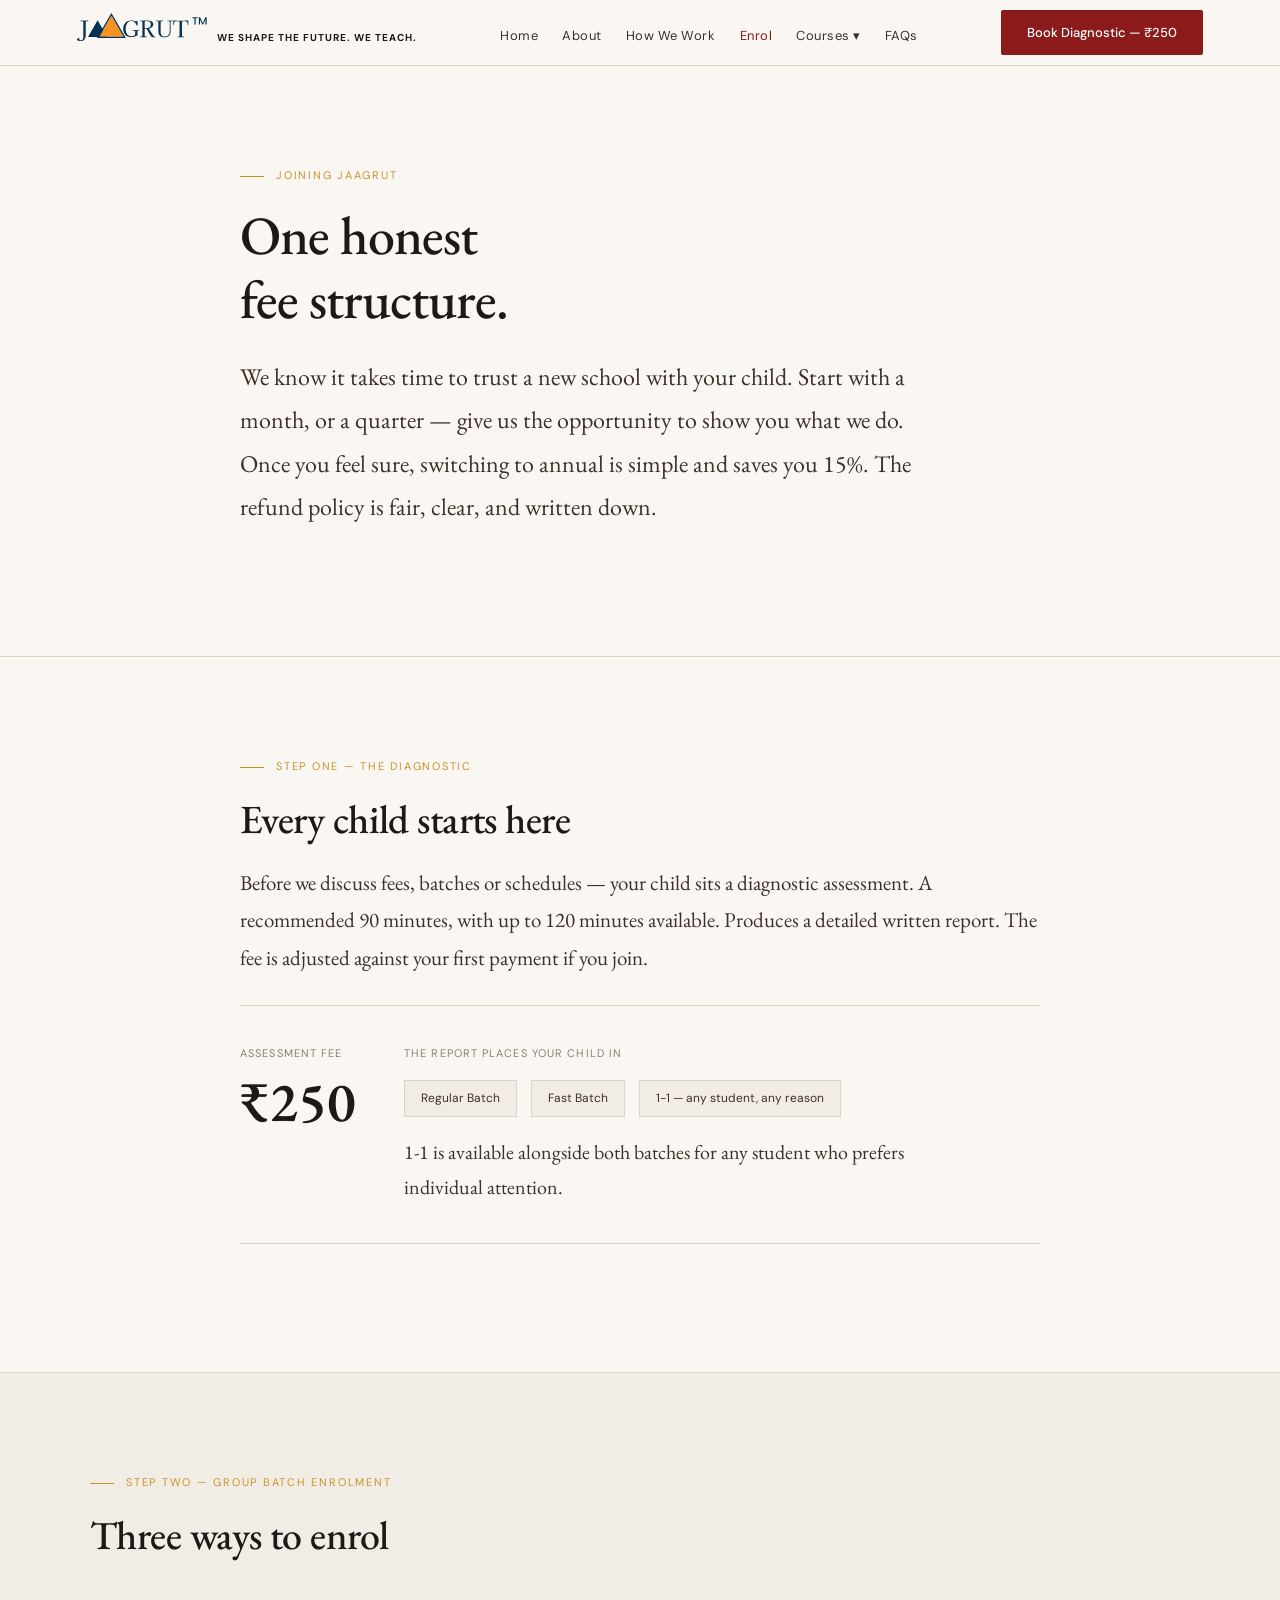
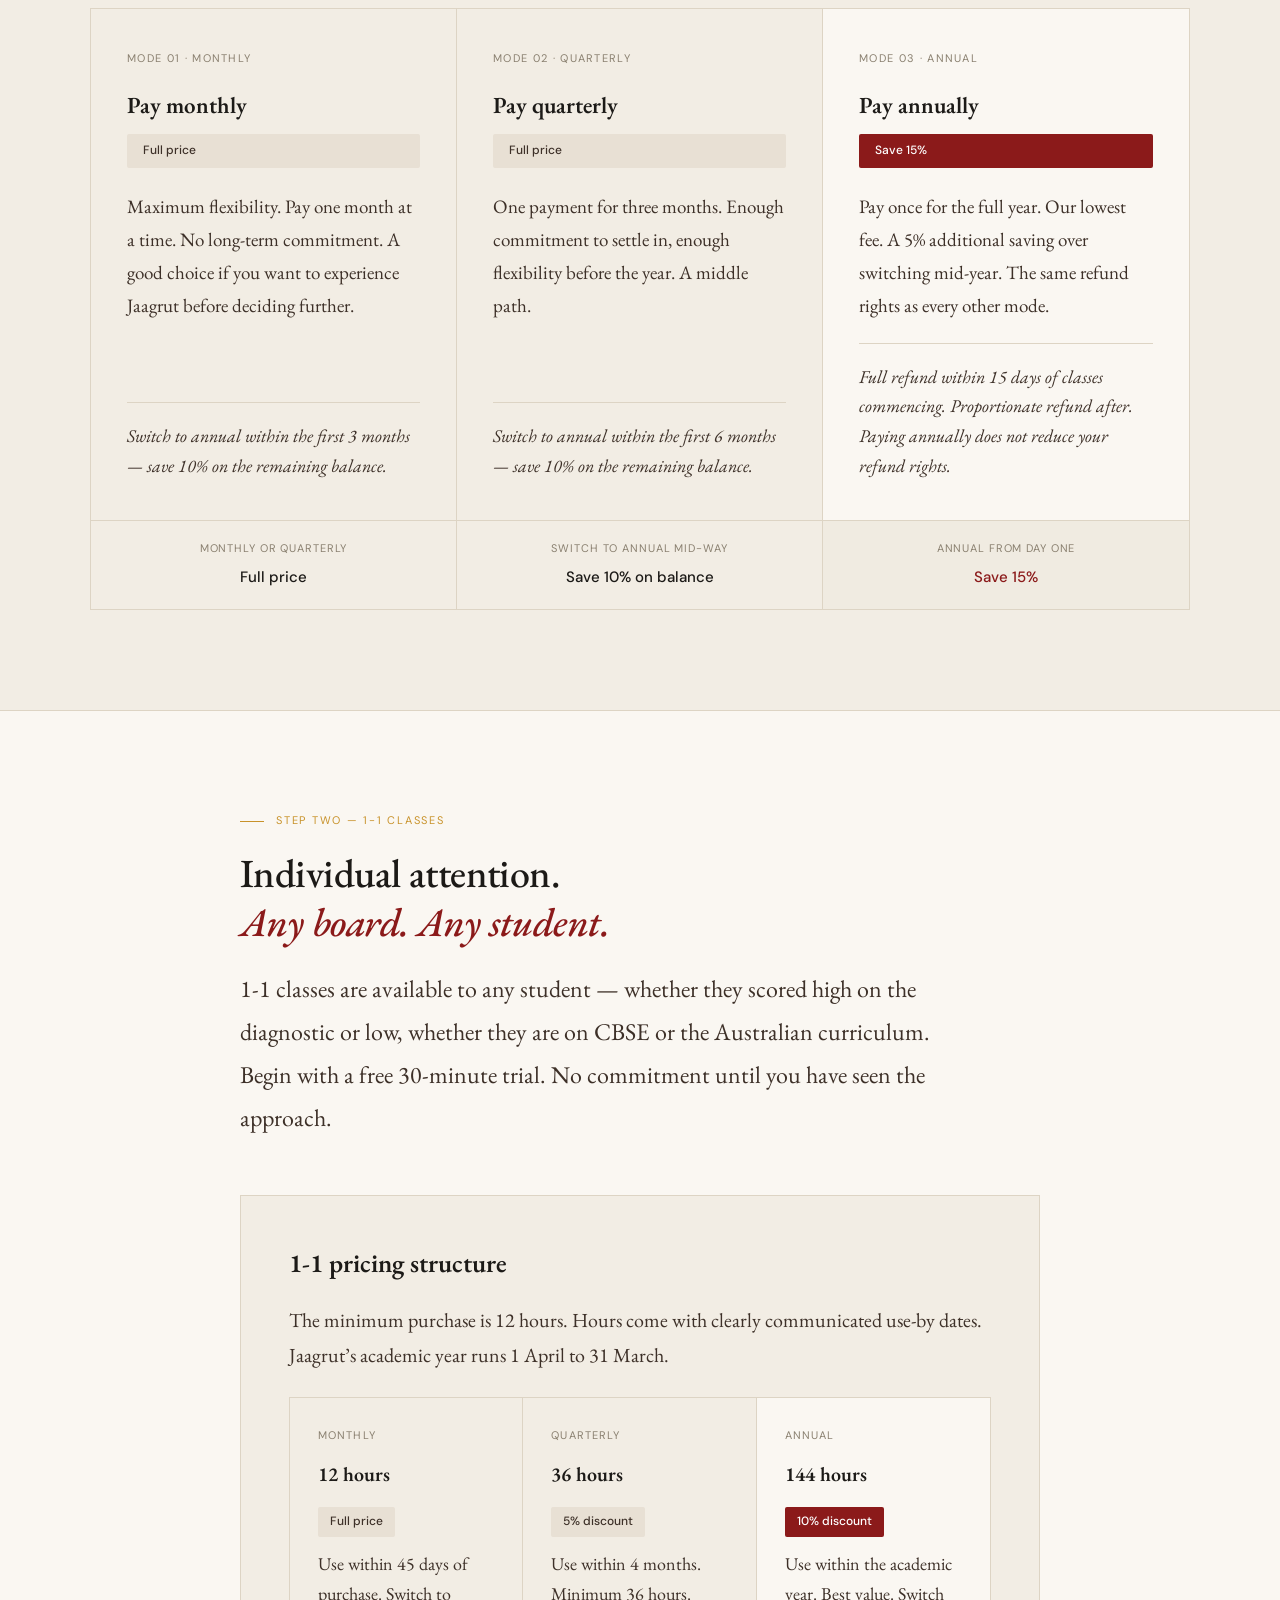
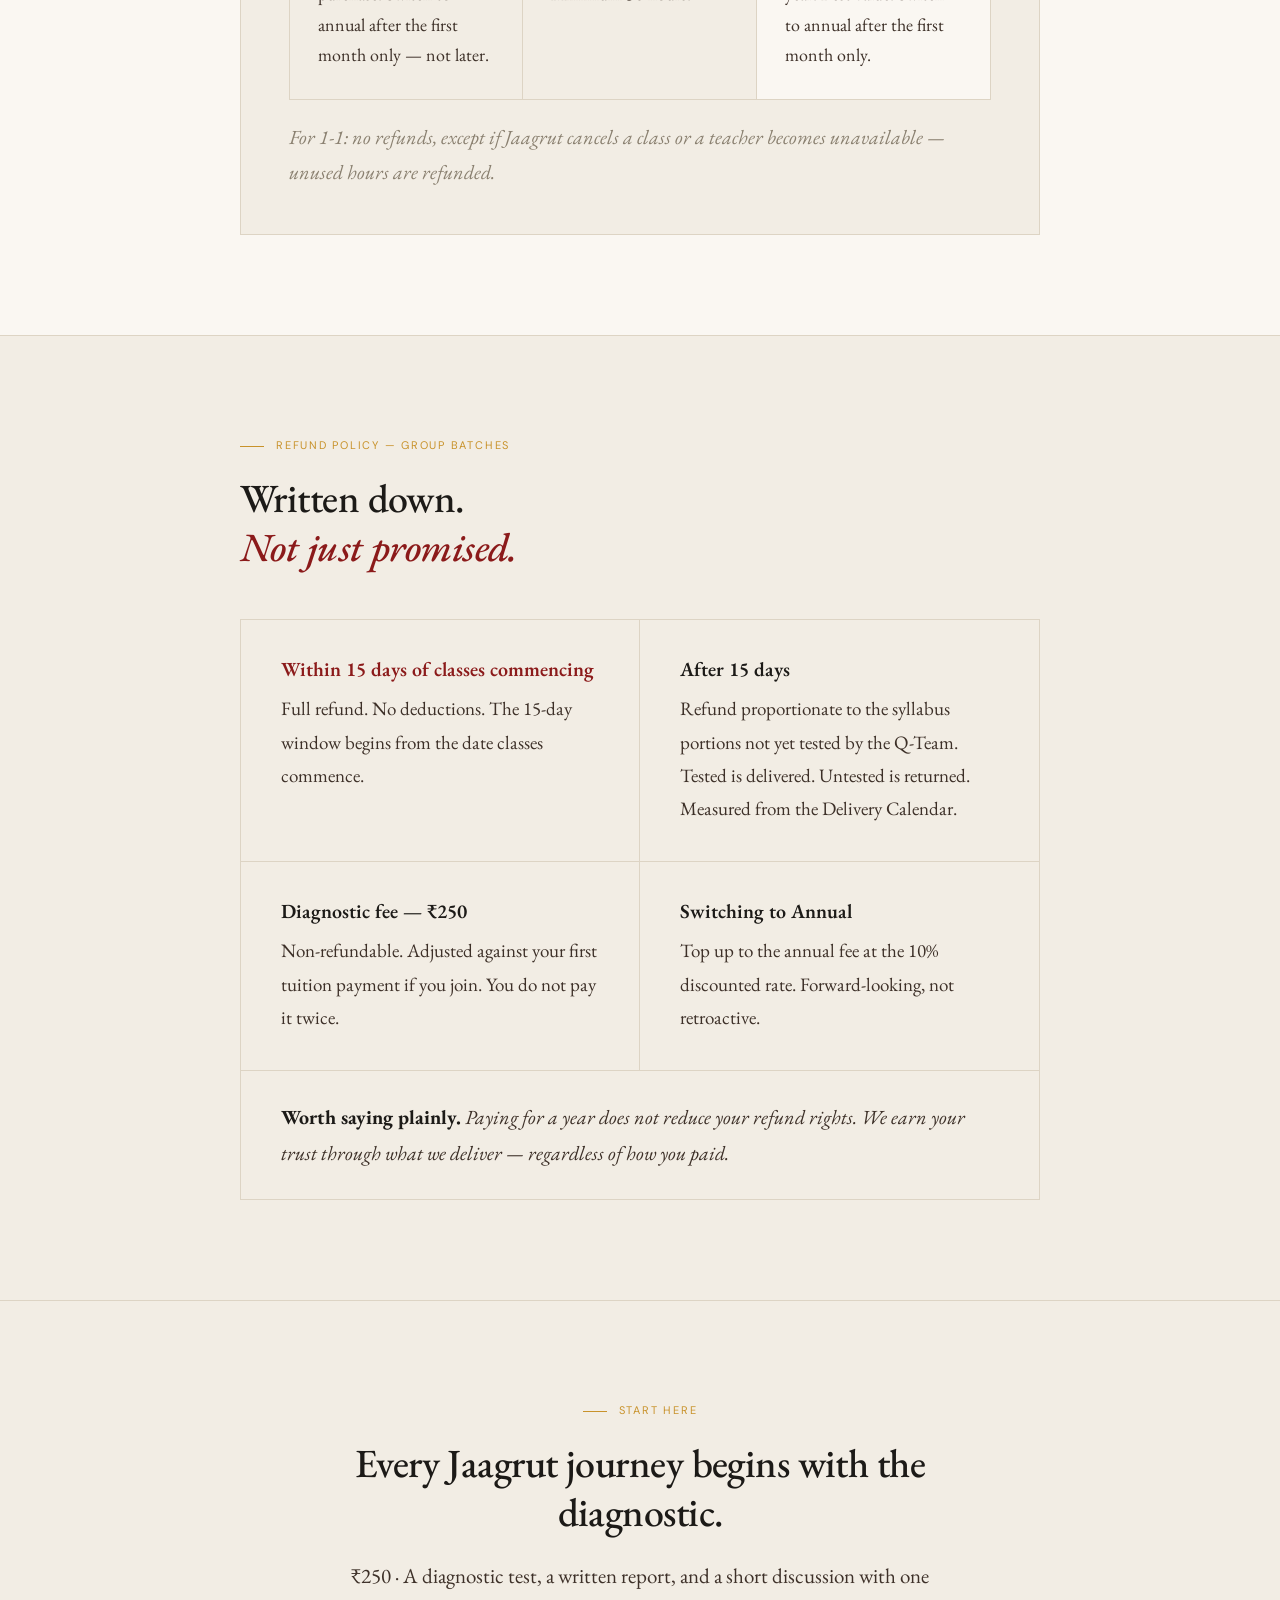
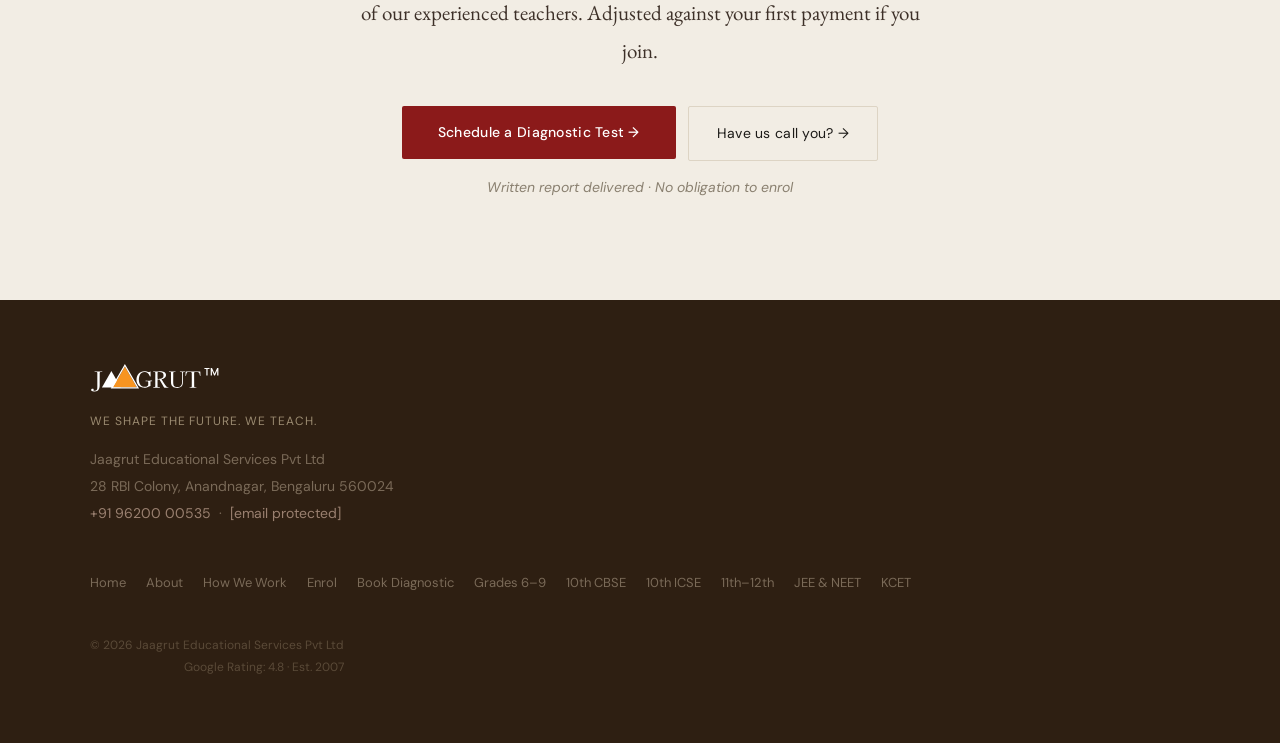
<file: enrol.html>
<!DOCTYPE html>

<html lang="en">
<head>
<meta charset="utf-8"/>
<meta content="width=device-width,initial-scale=1.0" name="viewport"/>
<title>Enrol &amp; Fees — Jaagrut Online Tutoring</title>
<meta content="Jaagrut's honest fee structure: monthly, quarterly, and annual modes. Clear refund policy. 1-1 classes with free trial. Diagnostic assessment Rs 250." name="description"/>
<meta content="Enrol &amp; Fees — Jaagrut Online Tutoring" property="og:title"/>
<meta content="Jaagrut's honest fee structure: monthly, quarterly, and annual modes. Clear refund policy. 1-1 classes with free trial. Diagnostic assessment Rs 250." property="og:description"/>
<meta content="https://www.jaagrut.com/enrol.html" property="og:url"/>
<meta content="website" property="og:type"/>
<meta content="Jaagrut" property="og:site_name"/>
<link href="https://www.jaagrut.com/enrol.html" rel="canonical"/>
<!-- Google Analytics — replace GA_MEASUREMENT_ID with your GA4 ID -->
<!-- <script async src="https://www.googletagmanager.com/gtag/js?id=GA_MEASUREMENT_ID"></script>
<script>window.dataLayer=window.dataLayer||[];function gtag(){dataLayer.push(arguments);}gtag("js",new Date());gtag("config","GA_MEASUREMENT_ID");</script> -->
<link href="https://fonts.googleapis.com" rel="preconnect"/><link href="https://fonts.googleapis.com/css2?family=EB+Garamond:ital,wght@0,400;0,500;0,600;0,700;1,400;1,500;1,600&amp;family=DM+Sans:wght@0,300;0,400;0,500&amp;display=swap" rel="stylesheet"/>
<link href="assets/css/style.css" rel="stylesheet"/>
<script type="application/ld+json">{
  "@context":"https://schema.org",
  "@graph":[
    {
      "@type":["EducationalOrganization","LocalBusiness"],
      "@id":"https://www.jaagrut.com/#org",
      "name":"Jaagrut Educational Services Pvt Ltd",
      "alternateName":"Jaagrut",
      "url":"https://www.jaagrut.com",
      "description":"Online tutoring for Mathematics and Science, Grades 6-12. CBSE, ICSE, JEE, NEET, KCET and international curricula. Founded 2007, Bengaluru.",
      "foundingDate":"2007",
      "founder":{"@type":"Person","name":"Gaurav Bajpeyee"},
      "address":{"@type":"PostalAddress","streetAddress":"28 RBI Colony, Anandnagar","addressLocality":"Bengaluru","addressRegion":"Karnataka","postalCode":"560024","addressCountry":"IN"},
      "telephone":"+919620000535",
      "email":"admin@jaagrut.com",
      "aggregateRating":{"@type":"AggregateRating","ratingValue":"4.8","bestRating":"5","ratingCount":"96"},
      "sameAs":["https://maps.app.goo.gl/KBsQXKk3epQgQAV57","https://jaagrut.com"]
    }
  ]
}</script>
<script type="application/ld+json">{
  "@context":"https://schema.org",
  "@type":"FAQPage",
  "mainEntity":[
    {"@type":"Question","name":"What is the refund policy for group batches?","acceptedAnswer":{"@type":"Answer","text":"Full refund within 15 days of classes commencing. After that, proportionate refund based on syllabus portions not yet tested by the Q-Team."}},
    {"@type":"Question","name":"What is the refund policy for 1-1 classes?","acceptedAnswer":{"@type":"Answer","text":"No refunds for 1-1 classes, except if Jaagrut cancels a class or a teacher becomes unavailable, in which case unused hours are refunded."}},
    {"@type":"Question","name":"How does the 1-1 trial class work?","acceptedAnswer":{"@type":"Answer","text":"One free 30-minute trial class before any commitment. After the trial, the minimum purchase for 1-1 is 12 hours."}},
    {"@type":"Question","name":"Can I switch from monthly to annual mode?","acceptedAnswer":{"@type":"Answer","text":"Yes. Switch to annual within the first 3 months (monthly) or first 6 months (quarterly) and save 10% on the remaining balance."}}
  ]
}</script>
</head>
<body>
<style>
#hero-en{padding-top:152px;padding-bottom:80px;background:var(--cream-d);}
.modes{display:grid;grid-template-columns:repeat(3,1fr);gap:0;border:.5px solid var(--border);margin-top:48px;}
.mode{padding:40px 36px;border-right:.5px solid var(--border);display:flex;flex-direction:column;}
.mode:last-child{border-right:none;background:var(--cream);}
.mode-num{font-family:'DM Sans',sans-serif;font-size:11px;letter-spacing:.12em;text-transform:uppercase;color:var(--faint);margin-bottom:16px;}
.mode-name{font-size:23px;font-weight:600;color:var(--text);margin-bottom:8px;}
.mode-badge{font-family:'DM Sans',sans-serif;font-size:12px;font-weight:500;padding:6px 16px;border-radius:2px;display:inline-block;margin-bottom:22px;}
.b-full{background:var(--cream-dp);color:var(--muted);}
.b-best{background:var(--red);color:#fff;}
.mode-body{font-size:19px;color:var(--muted);line-height:1.75;flex:1;margin-bottom:20px;}
.mode-sw{font-size:18px;color:var(--muted);line-height:1.65;padding-top:18px;border-top:.5px solid var(--border);font-style:italic;}
.sav-bar{display:grid;grid-template-columns:repeat(3,1fr);border:.5px solid var(--border);border-top:none;}
.sav{padding:18px 22px;border-right:.5px solid var(--border);text-align:center;}
.sav:last-child{border-right:none;background:#f0ebe1;}
.sav-l{font-family:'DM Sans',sans-serif;font-size:11px;letter-spacing:.08em;text-transform:uppercase;color:var(--faint);margin-bottom:5px;}
.sav-v{font-family:'DM Sans',sans-serif;font-size:15px;font-weight:500;color:var(--text);}
.sav:last-child .sav-v{color:var(--red);}
.rg{display:grid;grid-template-columns:1fr 1fr;gap:0;border:.5px solid var(--border);margin-top:48px;}
.rc{padding:36px 40px;border-right:.5px solid var(--border);border-bottom:.5px solid var(--border);}
.rc:nth-child(2n){border-right:none;}
.rc:nth-child(3),.rc:nth-child(4){border-bottom:none;}
.rc-h{font-size:20px;font-weight:600;color:var(--text);margin-bottom:10px;line-height:1.3;}
.rc-b{font-size:19px;color:var(--muted);line-height:1.75;}
.rc.hl{background:var(--cream-d);}
.rc.hl .rc-h{color:var(--red);}
.pledge{padding:28px 40px;border:.5px solid var(--border);border-top:none;background:var(--cream-d);font-size:20px;color:var(--muted);line-height:1.8;font-style:italic;}
.pledge strong{color:var(--text);font-style:normal;}
.one-one-box{margin-top:56px;padding:44px 48px;border:.5px solid var(--border);background:var(--cream-d);}
.one-one-head{font-size:26px;font-weight:600;color:var(--text);margin-bottom:16px;}
.one-tier{display:grid;grid-template-columns:repeat(3,1fr);gap:0;border:.5px solid var(--border);margin-top:24px;}
.ot{padding:28px 28px;border-right:.5px solid var(--border);}
.ot:last-child{border-right:none;background:var(--cream);}
.ot-label{font-family:'DM Sans',sans-serif;font-size:11px;letter-spacing:.1em;text-transform:uppercase;color:var(--faint);margin-bottom:10px;}
.ot-name{font-size:20px;font-weight:600;color:var(--text);margin-bottom:8px;}
.ot-badge{font-family:'DM Sans',sans-serif;font-size:12px;font-weight:500;padding:4px 12px;border-radius:2px;display:inline-block;margin-bottom:12px;}
.ot-body{font-size:18px;color:var(--muted);line-height:1.7;}
.faq{margin-top:48px;}
.faq-item{border-top:.5px solid var(--border);padding:26px 0;}
.faq-item:last-child{border-bottom:.5px solid var(--border);}
.faq-q{font-size:20px;font-weight:600;color:var(--text);margin-bottom:10px;line-height:1.3;}
.faq-a{font-size:20px;color:var(--muted);line-height:1.75;}
.mode:last-child,.rc:last-child,.ot:last-child{border-bottom:none!important;}
</style>
<a class="skip-link" href="#main-content">Skip to main content</a>
<nav>
<a class="nl" href="index.html">
<span class="nl-w">
  <svg xmlns="http://www.w3.org/2000/svg" width="130" height="28" viewBox="0 0 130 28" fill="none">
  <path d="M129.671 4.15425V11.5891H128.451V6.49703L126.183 11.5891H125.338L123.06 6.49703V11.5891H121.84V4.15425H123.156L125.766 9.98446L128.366 4.15425H129.671Z" fill="#043254"/>
  <path d="M120.605 4.15425V5.14913H118.626V11.5891H117.406V5.14913H115.417V4.15425H120.605Z" fill="#043254"/>
  <path d="M111.434 11.831C111.434 12.0435 111.343 12.1498 111.16 12.1498C111.1 12.1498 111.046 12.1498 111.001 12.1498C110.955 12.1346 110.917 12.0966 110.887 12.0359C110.872 12.0056 110.849 11.9372 110.819 11.831C110.804 11.7095 110.796 11.626 110.796 11.5804C110.72 11.125 110.606 10.6239 110.454 10.0774C110.318 9.51562 110.098 9.06015 109.794 8.71095C109.642 8.52876 109.384 8.4073 109.02 8.34657C108.655 8.28584 108.283 8.25547 107.904 8.25547C107.524 8.25547 107.228 8.25547 107.015 8.25547C106.788 8.25547 106.507 8.25547 106.173 8.25547C105.854 8.25547 105.566 8.3162 105.307 8.43766C105.065 8.55912 104.943 8.80204 104.943 9.16642C104.943 11.459 104.951 13.7591 104.966 16.0669C104.996 18.3594 105.011 20.6596 105.011 22.9673C105.011 23.1647 105.095 23.3165 105.262 23.4228C105.429 23.5139 105.619 23.5746 105.831 23.605C106.044 23.6354 106.218 23.6505 106.355 23.6505C106.477 23.6505 106.583 23.6505 106.674 23.6505C106.78 23.6354 106.886 23.6278 106.993 23.6278C107.145 23.6278 107.22 23.6961 107.22 23.8327C107.22 23.8935 107.22 23.9846 107.22 24.106C107.22 24.2123 107.167 24.2654 107.061 24.2654C106.514 24.2654 105.968 24.2578 105.421 24.2427C104.89 24.2123 104.351 24.1971 103.804 24.1971C103.076 24.1971 102.332 24.2199 101.573 24.2654C101.406 24.2654 101.231 24.273 101.049 24.2882C100.867 24.3034 100.692 24.311 100.525 24.311C100.388 24.311 100.32 24.2275 100.32 24.0605C100.32 23.8783 100.343 23.7644 100.388 23.7189C100.434 23.6733 100.54 23.6505 100.707 23.6505C100.737 23.6505 100.768 23.6581 100.798 23.6733C100.844 23.6733 100.874 23.6733 100.889 23.6733C101.056 23.6733 101.269 23.6581 101.527 23.6278C101.785 23.5974 102.013 23.5367 102.21 23.4456C102.423 23.3393 102.529 23.1799 102.529 22.9673C102.544 21.7983 102.552 20.6292 102.552 19.4602C102.567 18.2911 102.575 17.1221 102.575 15.953C102.575 14.7991 102.567 13.6529 102.552 12.5142C102.537 11.3603 102.529 10.2064 102.529 9.05255C102.529 8.87036 102.453 8.70336 102.301 8.55153C102.165 8.39971 102.013 8.3162 101.846 8.30102C101.709 8.27066 101.565 8.25547 101.413 8.25547C101.277 8.25547 101.132 8.25547 100.98 8.25547H98.9535C98.407 8.25547 97.997 8.39212 97.7237 8.6654C97.4656 8.9235 97.2834 9.26511 97.1772 9.69022C97.0709 10.1001 96.9722 10.5253 96.8811 10.9656C96.8811 10.9959 96.8583 11.1022 96.8128 11.2844C96.7824 11.4514 96.7445 11.6184 96.6989 11.7854C96.6685 11.9372 96.6458 12.0207 96.6306 12.0359C96.5698 12.1118 96.4787 12.1498 96.3573 12.1498C96.1903 12.1498 96.1068 12.0663 96.1068 11.8993C96.1068 11.8385 96.1068 11.7626 96.1068 11.6715C96.122 11.5653 96.1371 11.4438 96.1523 11.3072C96.1827 10.958 96.2055 10.5404 96.2206 10.0546C96.251 9.55358 96.2738 9.09051 96.289 8.6654C96.3042 8.51358 96.3117 8.36175 96.3117 8.20993C96.3117 8.0581 96.3193 7.92146 96.3345 7.8C96.3345 7.58744 96.4636 7.49635 96.7217 7.52671C97.83 7.63299 98.946 7.68613 100.069 7.68613C101.208 7.67095 102.332 7.66336 103.44 7.66336H105.376C105.998 7.66336 106.621 7.66336 107.243 7.66336C107.881 7.64817 108.519 7.63299 109.156 7.61781C109.43 7.60263 109.71 7.59504 109.999 7.59504C110.303 7.57985 110.599 7.57226 110.887 7.57226C111.084 7.57226 111.198 7.64817 111.229 7.8C111.244 7.84555 111.259 8.01255 111.274 8.30102C111.289 8.57431 111.305 8.89314 111.32 9.25752C111.335 9.60672 111.343 9.94073 111.343 10.2596C111.358 10.5632 111.365 10.7758 111.365 10.8972C111.38 11.0491 111.396 11.2009 111.411 11.3527C111.426 11.5045 111.434 11.6639 111.434 11.831Z" fill="#043254"/>
  <path d="M95.6092 7.91355C95.6092 8.06538 95.5712 8.15647 95.4953 8.18683C95.4194 8.2172 95.3207 8.23238 95.1993 8.23238C95.093 8.23238 94.9867 8.23238 94.8804 8.23238C94.7741 8.2172 94.6679 8.20961 94.5616 8.20961C94.349 8.20961 94.1364 8.24756 93.9239 8.32348C93.7265 8.38421 93.6126 8.54362 93.5823 8.80173C93.5671 9.05983 93.5595 9.32552 93.5595 9.59881C93.5595 9.8721 93.5595 10.1454 93.5595 10.4187C93.5595 11.6636 93.5671 12.9162 93.5823 14.1763C93.6126 15.4213 93.6278 16.6739 93.6278 17.934C93.6278 19.2245 93.438 20.3556 93.0585 21.3273C92.6789 22.2838 92.064 23.0277 91.2138 23.5591C90.3787 24.0905 89.2628 24.3562 87.866 24.3562C85.8467 24.3562 84.2525 23.8704 83.0834 22.8987C81.9296 21.9118 81.3526 20.3708 81.3526 18.2756V9.21166C81.3526 9.13574 81.3526 9.05983 81.3526 8.98392C81.3678 8.89282 81.3678 8.81691 81.3526 8.75618C81.3374 8.46771 81.1856 8.29311 80.8972 8.23238C80.6239 8.17165 80.3734 8.14129 80.1456 8.14129C80.0393 8.14129 79.9255 8.14888 79.804 8.16406C79.6977 8.16406 79.5839 8.16406 79.4624 8.16406C79.4169 8.16406 79.3637 8.1337 79.303 8.07297C79.2878 8.01224 79.2802 7.92873 79.2802 7.82246C79.2802 7.65545 79.3789 7.57194 79.5763 7.57194C79.7433 7.57194 79.9027 7.57954 80.0545 7.59472C80.2064 7.59472 80.3582 7.60231 80.51 7.61749C80.8592 7.63267 81.2008 7.64786 81.5348 7.66304C81.8688 7.66304 82.2029 7.66304 82.5369 7.66304C83.0683 7.66304 83.592 7.64786 84.1083 7.61749C84.6396 7.58713 85.171 7.57194 85.7024 7.57194C85.8998 7.57194 85.9985 7.66304 85.9985 7.84523C85.9985 7.90596 85.9833 7.98187 85.953 8.07297C85.9226 8.14888 85.8618 8.18683 85.7707 8.18683C85.5734 8.18683 85.3836 8.18683 85.2014 8.18683C85.0192 8.17165 84.8294 8.16406 84.6321 8.16406C84.465 8.16406 84.2753 8.20961 84.0627 8.3007C83.8502 8.3918 83.7287 8.53603 83.6983 8.73341C83.6528 8.97633 83.6376 9.24202 83.6528 9.53049C83.668 9.80377 83.6756 10.0695 83.6756 10.3276C83.6756 11.7092 83.668 13.0908 83.6528 14.4724C83.6376 15.854 83.63 17.2356 83.63 18.6172C83.63 19.7104 83.7439 20.6213 83.9716 21.3501C84.1994 22.0788 84.6245 22.633 85.247 23.0126C85.8694 23.3769 86.7804 23.5591 87.9799 23.5591C89.1489 23.5591 90.0751 23.3162 90.7583 22.8304C91.4567 22.3445 91.9577 21.6841 92.2614 20.8491C92.565 20.014 92.7169 19.0651 92.7169 18.0023C92.7169 16.4689 92.7093 14.9355 92.6941 13.402C92.6941 11.8686 92.6941 10.3352 92.6941 8.80173C92.6941 8.58917 92.5802 8.43735 92.3525 8.34625C92.1247 8.25516 91.9198 8.20961 91.7376 8.20961C91.5554 8.20961 91.3732 8.2172 91.191 8.23238C91.0088 8.24757 90.819 8.25516 90.6217 8.25516C90.5306 8.25516 90.485 8.18684 90.485 8.05019C90.485 7.92873 90.485 7.82246 90.485 7.73136C90.5002 7.64027 90.5837 7.59472 90.7355 7.59472C90.9481 7.59472 91.1682 7.6099 91.396 7.64027C91.6237 7.65545 91.8439 7.66304 92.0564 7.66304C92.8156 7.66304 93.5671 7.64027 94.3111 7.59472C94.5084 7.59472 94.6982 7.58713 94.8804 7.57194C95.0778 7.55676 95.2676 7.54917 95.4498 7.54917C95.5409 7.54917 95.5864 7.59472 95.5864 7.68581C95.6016 7.77691 95.6092 7.85282 95.6092 7.91355Z" fill="#043254"/>
  <path d="M73.7686 11.6034C73.7686 10.2673 73.4194 9.35639 72.7211 8.87055C72.0378 8.36953 71.0737 8.11902 69.8288 8.11902H69.0772C68.9254 8.11902 68.7356 8.1342 68.5079 8.16457C68.2953 8.17975 68.098 8.23289 67.9158 8.32398C67.7488 8.3999 67.6653 8.54413 67.6653 8.75668V15.0878C67.8323 15.1485 68.0221 15.1865 68.2346 15.2017C68.4472 15.2168 68.6445 15.2244 68.8267 15.2244C69.434 15.2244 70.0262 15.1713 70.6031 15.065C71.1952 14.9587 71.7266 14.7765 72.1973 14.5184C72.6831 14.2603 73.0627 13.896 73.3359 13.4253C73.6244 12.9546 73.7686 12.3473 73.7686 11.6034ZM78.7561 23.8785C78.7561 23.9847 78.6498 24.0682 78.4373 24.129C78.2247 24.1897 77.9742 24.2277 77.6857 24.2428C77.3973 24.2732 77.124 24.2884 76.8659 24.2884C76.623 24.2884 76.4559 24.2884 76.3649 24.2884C75.7576 24.2884 75.2717 24.2277 74.9073 24.1062C74.543 23.9696 74.1862 23.628 73.837 23.0814C73.093 21.882 72.3719 20.6674 71.6735 19.4376C70.9902 18.2078 70.307 16.9704 69.6238 15.7255L67.6653 15.7938V23.0131C67.6653 23.2408 67.7564 23.3926 67.9386 23.4685C68.1208 23.5444 68.3029 23.5824 68.4851 23.5824C68.6977 23.5824 68.9026 23.5748 69.1 23.5596C69.2974 23.5444 69.4948 23.5369 69.6921 23.5369C69.7984 23.5369 69.8592 23.5824 69.8743 23.6735C69.9047 23.7646 69.9199 23.8481 69.9199 23.924C69.9199 24.0455 69.8819 24.129 69.806 24.1745C69.7453 24.2049 69.6618 24.2201 69.5555 24.2201C68.8875 24.2201 68.2118 24.2125 67.5286 24.1973C66.8454 24.1669 66.1698 24.1518 65.5018 24.1518C65.1374 24.1518 64.773 24.1669 64.4086 24.1973C64.0594 24.2125 63.7026 24.2201 63.3383 24.2201C63.2472 24.2201 63.1864 24.1821 63.1561 24.1062C63.1409 24.0151 63.1333 23.9392 63.1333 23.8785C63.1333 23.6811 63.2168 23.5824 63.3838 23.5824C63.5205 23.5824 63.6495 23.59 63.771 23.6052C63.9076 23.6052 64.0367 23.6052 64.1581 23.6052C64.3859 23.6052 64.6288 23.5824 64.8869 23.5369C65.1602 23.4761 65.312 23.3015 65.3424 23.0131C65.3727 22.6335 65.3803 22.1932 65.3651 21.6922C65.3651 21.176 65.3651 20.7281 65.3651 20.3485C65.3651 19.8475 65.3651 19.3465 65.3651 18.8455C65.3651 18.3293 65.3651 17.8206 65.3651 17.3196C65.3651 16.272 65.3651 15.2244 65.3651 14.1768C65.3803 13.1292 65.3879 12.0817 65.3879 11.0341C65.3879 10.6545 65.3879 10.2749 65.3879 9.89537C65.3879 9.50063 65.3727 9.12106 65.3424 8.75668C65.312 8.45303 65.1526 8.28603 64.8641 8.25566C64.5908 8.21011 64.3403 8.18734 64.1126 8.18734C64.0215 8.18734 63.9304 8.19493 63.8393 8.21011C63.7482 8.21011 63.6571 8.21011 63.566 8.21011C63.3383 8.21011 63.2244 8.08106 63.2244 7.82296C63.2244 7.65595 63.3003 7.57245 63.4521 7.57245C63.9683 7.57245 64.477 7.58763 64.978 7.618C65.4942 7.64836 66.0104 7.66354 66.5266 7.66354C67.2402 7.66354 67.9462 7.63318 68.6445 7.57245C69.3429 7.51172 70.0413 7.48135 70.7397 7.48135C71.3167 7.48135 71.924 7.54208 72.5616 7.66354C73.2145 7.785 73.8218 7.98238 74.3835 8.25566C74.9453 8.52895 75.4008 8.90851 75.75 9.39435C76.1143 9.86501 76.2965 10.4647 76.2965 11.1935C76.2965 12.1044 76.0384 12.8939 75.5222 13.5619C75.0212 14.2148 74.3684 14.7234 73.5637 15.0878C73.2752 15.2244 72.9792 15.3307 72.6755 15.4066C72.3719 15.4674 72.0682 15.5281 71.7646 15.5888C72.463 16.7731 73.1917 17.9421 73.9508 19.096C74.7251 20.2498 75.507 21.3885 76.2965 22.512C76.5243 22.8309 76.7596 23.089 77.0025 23.2863C77.2606 23.4685 77.5795 23.5976 77.959 23.6735C78.0501 23.6887 78.2019 23.6963 78.4145 23.6963C78.6422 23.6963 78.7561 23.757 78.7561 23.8785Z" fill="#043254"/>
  <path d="M62.171 17.2288C62.171 17.3199 62.1482 17.4034 62.1027 17.4793C62.0571 17.5552 61.9812 17.5931 61.8749 17.5931H60.463V22.4667C59.4002 22.8311 58.345 23.2335 57.2974 23.6737C56.7964 23.8863 56.265 24.0229 55.7033 24.0837C55.1567 24.1444 54.6177 24.1748 54.0863 24.1748C53.6308 24.1748 53.1222 24.1216 52.5605 24.0154C51.9987 23.9091 51.4522 23.7572 50.9208 23.5599C50.4046 23.3625 49.9491 23.1348 49.5543 22.8767C48.4005 22.1024 47.5427 21.1003 46.9809 19.8705C46.4343 18.6407 46.1611 17.335 46.1611 15.9534C46.1611 14.7844 46.3432 13.6837 46.7076 12.6512C47.0872 11.6188 47.6262 10.7079 48.3246 9.91839C49.023 9.1289 49.858 8.51401 50.8297 8.07372C51.8165 7.61824 52.9173 7.3905 54.1319 7.3905C55.0276 7.3905 55.8854 7.51196 56.7053 7.75488C56.8419 7.80043 57.0621 7.86875 57.3657 7.95985C57.6694 8.05094 57.973 8.14204 58.2767 8.23313C58.5803 8.30904 58.7853 8.347 58.8916 8.347C59.2104 8.347 59.4306 8.30904 59.552 8.23313C59.6735 8.14204 59.7646 8.04335 59.8253 7.93707C59.9012 7.83079 60.0075 7.74729 60.1441 7.68656H60.3263C60.4478 7.68656 60.5161 7.75488 60.5313 7.89152C60.5617 8.04335 60.5693 8.20277 60.5541 8.36977C60.5541 8.53678 60.5541 8.70379 60.5541 8.8708C60.5541 9.34145 60.5617 9.81211 60.5768 10.2828C60.6072 10.7534 60.6224 11.2317 60.6224 11.7175C60.6224 11.8997 60.6148 12.1123 60.5996 12.3552C60.5996 12.5981 60.463 12.7196 60.1897 12.7196C60.0986 12.7196 60.0151 12.712 59.9392 12.6968C59.8784 12.6664 59.8177 12.6133 59.757 12.5374C59.7418 12.507 59.7038 12.4235 59.6431 12.2869C59.5824 12.135 59.5217 11.9832 59.4609 11.8314C59.4002 11.6644 59.3546 11.5505 59.3243 11.4898C58.9144 10.5636 58.3146 9.78934 57.5252 9.16686C57.1152 8.83284 56.5914 8.56715 55.9538 8.36977C55.3313 8.1724 54.7544 8.07372 54.223 8.07372C53.2057 8.07372 52.3403 8.32423 51.6268 8.82525C50.9132 9.31109 50.3362 9.94876 49.896 10.7382C49.4557 11.5277 49.1368 12.378 48.9394 13.2889C48.7421 14.1999 48.6434 15.0804 48.6434 15.9307C48.6434 16.8264 48.7497 17.707 48.9622 18.5724C49.1748 19.4378 49.5012 20.2197 49.9415 20.9181C50.397 21.6165 50.9891 22.1783 51.7179 22.6034C52.4466 23.0133 53.3196 23.2183 54.3368 23.2183C54.6405 23.2183 55.0049 23.1879 55.43 23.1272C55.8551 23.0664 56.2802 22.9602 56.7053 22.8083C57.1304 22.6565 57.4796 22.4516 57.7529 22.1934C58.0414 21.9353 58.1856 21.6089 58.1856 21.2142V18.208C58.1856 17.9651 58.0641 17.8133 57.8212 17.7526C57.5935 17.6767 57.3961 17.6387 57.2291 17.6387C57.0014 17.6387 56.7736 17.6539 56.5459 17.6842C56.3181 17.6994 56.0904 17.707 55.8627 17.707C55.7412 17.707 55.6577 17.6691 55.6122 17.5931C55.5818 17.5172 55.5666 17.4261 55.5666 17.3199C55.5666 17.2288 55.5818 17.1453 55.6122 17.0694C55.6425 16.9783 55.7184 16.9327 55.8399 16.9327C56.0828 16.9327 56.3181 16.9403 56.5459 16.9555C56.7736 16.9555 57.009 16.9555 57.2519 16.9555H58.8688C59.1269 16.9555 59.385 16.9555 59.6431 16.9555C59.9012 16.9555 60.1593 16.9479 60.4174 16.9327C60.6755 16.9327 60.926 16.9251 61.169 16.9099C61.4119 16.8796 61.6548 16.8644 61.8977 16.8644C61.9888 16.8644 62.0571 16.9099 62.1027 17.001C62.1482 17.0769 62.171 17.1529 62.171 17.2288Z" fill="#043254"/>
  <path d="M11.3641 7.868C11.3641 7.97428 11.3489 8.05778 11.3186 8.11851C11.3034 8.17924 11.2351 8.20961 11.1136 8.20961C10.8859 8.20961 10.6581 8.20961 10.4304 8.20961C10.2178 8.19443 9.99768 8.18683 9.76994 8.18683C9.55739 8.18683 9.33724 8.24757 9.10951 8.36903C8.89695 8.4753 8.77549 8.65749 8.74513 8.9156C8.72994 9.02187 8.72235 9.13574 8.72235 9.2572C8.73753 9.36348 8.74513 9.47735 8.74513 9.59881C8.74513 11.6181 8.73753 13.6374 8.72235 15.6566C8.72235 17.6759 8.72235 19.7028 8.72235 21.7372C8.72235 22.9063 8.55534 23.9615 8.22133 24.9028C7.9025 25.8593 7.36352 26.6108 6.60439 27.1574C5.84527 27.7191 4.81286 28 3.50716 28C3.23387 28 2.89986 27.9924 2.50511 27.9772C2.11037 27.9621 1.72321 27.9089 1.34365 27.8178C0.964089 27.7267 0.645256 27.5673 0.387154 27.3396C0.129051 27.127 0 26.8234 0 26.4286C0 26.0491 0.144234 25.7454 0.432702 25.5177C0.721169 25.3051 1.03241 25.1988 1.36643 25.1988C1.48789 25.1988 1.6473 25.2292 1.84467 25.2899C2.05723 25.3507 2.24701 25.4342 2.41402 25.5404C2.58103 25.6467 2.66453 25.7758 2.66453 25.9276C2.6038 26.0035 2.54307 26.087 2.48234 26.1781C2.42161 26.2692 2.39125 26.3755 2.39125 26.4969C2.39125 26.8158 2.5203 27.0359 2.7784 27.1574C3.0365 27.2788 3.2946 27.3396 3.55271 27.3396C3.91709 27.3396 4.28147 27.2637 4.64585 27.1118C5.01023 26.9752 5.32906 26.7702 5.60235 26.4969C5.89081 26.2388 6.073 25.92 6.14892 25.5404C6.22483 25.0698 6.27038 24.5991 6.28556 24.1285C6.30074 23.6578 6.30833 23.1872 6.30833 22.7165V8.9156C6.30833 8.67268 6.20965 8.49808 6.01227 8.3918C5.8149 8.28552 5.58716 8.22479 5.32906 8.20961C5.07096 8.17924 4.8584 8.16406 4.6914 8.16406C4.53957 8.16406 4.38775 8.17165 4.23592 8.18683C4.09928 8.20202 3.96264 8.20961 3.82599 8.20961C3.61344 8.20961 3.50716 8.10333 3.50716 7.89078C3.50716 7.66304 3.60585 7.54917 3.80322 7.54917C3.95504 7.54917 4.10687 7.55676 4.25869 7.57194C4.4257 7.58713 4.58512 7.59472 4.73694 7.59472C5.60235 7.64027 6.47534 7.66304 7.35593 7.66304C7.97841 7.66304 8.60848 7.64786 9.24615 7.61749C9.88381 7.57194 10.5139 7.54917 11.1364 7.54917C11.2578 7.54917 11.3262 7.58713 11.3413 7.66304C11.3565 7.72377 11.3641 7.79209 11.3641 7.868Z" fill="#043254"/>
  <path d="M20.6363 7.20755L30.2816 23.9136H10.991L20.6363 7.20755Z" fill="#043254"/>
  <path d="M34.395 2.62125L46.5935 23.7495H22.1966L34.395 2.62125Z" fill="#F79421"/>
  <path d="M48.8633 25.0591H19.9271L34.3952 0L48.8633 25.0591ZM22.1971 23.7489H46.5934L34.3952 2.62056L22.1971 23.7489Z" fill="#043254"/>
</svg>
</span>
<span class="nl-t">We shape the future. We teach.</span>
</a>
<ul class="nm"><li><a href="index.html">Home</a></li><li><a href="about.html">About</a></li><li><a href="how-we-work.html">How We Work</a></li><li><a class="on" href="enrol.html">Enrol</a></li><li class="has-dropdown">
        <a href="courses.html">Courses ▾</a>
        <div class="nav-dropdown">
          <div class="nav-dropdown-inn">
            <a href="grades-6-9.html">Grades 6–9</a>
            <a href="cbse-10.html">10th CBSE</a>
            <a href="icse-10.html">10th ICSE</a>
            <a href="class-11-12.html">Classes 11–12</a>
            <a href="jee-neet.html">JEE &amp; NEET</a>
            <a href="kcet.html">KCET</a>
          </div>
        </div>
      </li><li><a href="faq.html">FAQs</a></li></ul>
<a class="nc" href="book-diagnostic.html">Book Diagnostic — ₹250</a>
<button class="ham-btn" id="ham"><span></span><span></span><span></span></button></nav><div class="mob-menu" id="mob-nav">
<a href="index.html">Home</a>
<a href="about.html">About</a>
<a href="how-we-work.html">How We Work</a>
<a class="on" href="enrol.html">Enrol</a><li class="has-dropdown">
        <a href="courses.html">Courses ▾</a>
        <div class="nav-dropdown">
          <div class="nav-dropdown-inn">
            <a href="grades-6-9.html">Grades 6–9</a>
            <a href="cbse-10.html">10th CBSE</a>
            <a href="icse-10.html">10th ICSE</a>
            <a href="class-11-12.html">Classes 11–12</a>
            <a href="jee-neet.html">JEE &amp; NEET</a>
            <a href="kcet.html">KCET</a>
          </div>
        </div>
      </li><a href="grades-6-9.html">Grades 6–9</a>
<a href="cbse-10.html">10th CBSE</a>
<a href="icse-10.html">10th ICSE</a>
<a href="class-11-12.html">Classes 11–12</a>
<a href="jee-neet.html">JEE &amp; NEET</a>
<a href="kcet.html">KCET</a>
<a href="faq.html">FAQs</a>
<a class="mob-menu-cta" href="book-diagnostic.html">Schedule a Diagnostic Test →</a>
</div>
<section id="main-content">
<div class="inn">
<div class="lbl">Joining Jaagrut</div>
<h1 class="h1">One honest<br/>fee structure.</h1>
<p class="body-xl">We know it takes time to trust a new school with your child. Start with a month, or a quarter — give us the opportunity to show you what we do. Once you feel sure, switching to annual is simple and saves you 15%. The refund policy is fair, clear, and written down.</p>
</div>
</section>

<section>
<div class="inn">
<div class="lbl">Step one — the diagnostic</div>
<h2 class="h2">Every child starts here</h2>
<p class="body-lg">Before we discuss fees, batches or schedules — your child sits a diagnostic assessment. A recommended 90 minutes, with up to 120 minutes available. Produces a detailed written report. The fee is adjusted against your first payment if you join.</p>
<div style="display:flex;gap:48px;padding:38px 0;border-top:.5px solid var(--border);border-bottom:.5px solid var(--border);margin:28px 0;flex-wrap:wrap;align-items:flex-start;">
<div><div style="font-family:'DM Sans',sans-serif;font-size:11px;letter-spacing:.1em;text-transform:uppercase;color:var(--faint);margin-bottom:10px;">Assessment fee</div><div style="font-size:56px;font-weight:600;line-height:1;color:var(--text);">₹250</div></div>
<div style="max-width:520px;"><div style="font-family:'DM Sans',sans-serif;font-size:11px;letter-spacing:.1em;text-transform:uppercase;color:var(--faint);margin-bottom:12px;">The report places your child in</div>
<div style="display:flex;gap:10px;margin-bottom:14px;flex-wrap:wrap;"><span class="tag">Regular Batch</span><span class="tag">Fast Batch</span><span class="tag">1-1 — any student, any reason</span></div>
<p class="body-md">1-1 is available alongside both batches for any student who prefers individual attention.</p></div>
</div>
</div>
</section>

<section style="background:var(--cream-d);">
<div class="inn-w">
<div class="lbl">Step two — group batch enrolment</div>
<h2 class="h2">Three ways to enrol</h2>
<div class="modes">
<div class="mode"><div class="mode-num">Mode 01 · Monthly</div><div class="mode-name">Pay monthly</div><span class="mode-badge b-full">Full price</span><div class="mode-body">Maximum flexibility. Pay one month at a time. No long-term commitment. A good choice if you want to experience Jaagrut before deciding further.</div><div class="mode-sw">Switch to annual within the first 3 months — save 10% on the remaining balance.</div></div>
<div class="mode"><div class="mode-num">Mode 02 · Quarterly</div><div class="mode-name">Pay quarterly</div><span class="mode-badge b-full">Full price</span><div class="mode-body">One payment for three months. Enough commitment to settle in, enough flexibility before the year. A middle path.</div><div class="mode-sw">Switch to annual within the first 6 months — save 10% on the remaining balance.</div></div>
<div class="mode"><div class="mode-num">Mode 03 · Annual</div><div class="mode-name">Pay annually</div><span class="mode-badge b-best">Save 15%</span><div class="mode-body">Pay once for the full year. Our lowest fee. A 5% additional saving over switching mid-year. The same refund rights as every other mode.</div><div class="mode-sw">Full refund within 15 days of classes commencing. Proportionate refund after. Paying annually does not reduce your refund rights.</div></div>
</div>
<div class="sav-bar">
<div class="sav"><div class="sav-l">Monthly or Quarterly</div><div class="sav-v">Full price</div></div>
<div class="sav"><div class="sav-l">Switch to Annual mid-way</div><div class="sav-v">Save 10% on balance</div></div>
<div class="sav"><div class="sav-l">Annual from day one</div><div class="sav-v">Save 15%</div></div>
</div>
</div>
</section>
<section>
<div class="inn">
<div class="lbl">Step two — 1-1 classes</div>
<h2 class="h2">Individual attention.<br/><em>Any board. Any student.</em></h2>
<p class="body-xl">1-1 classes are available to any student — whether they scored high on the diagnostic or low, whether they are on CBSE or the Australian curriculum. Begin with a free 30-minute trial. No commitment until you have seen the approach.</p>
<div class="one-one-box">
<div class="one-one-head">1-1 pricing structure</div>
<p class="body-md" style="margin-bottom:20px;">The minimum purchase is 12 hours. Hours come with clearly communicated use-by dates. Jaagrut’s academic year runs 1 April to 31 March.</p>
<div class="one-tier">
<div class="ot"><div class="ot-label">Monthly</div><div class="ot-name">12 hours</div><span class="ot-badge b-full">Full price</span><div class="ot-body">Use within 45 days of purchase. Switch to annual after the first month only — not later.</div></div>
<div class="ot"><div class="ot-label">Quarterly</div><div class="ot-name">36 hours</div><span class="ot-badge" style="background:var(--cream-dp);color:var(--muted);">5% discount</span><div class="ot-body">Use within 4 months. Minimum 36 hours.</div></div>
<div class="ot"><div class="ot-label">Annual</div><div class="ot-name">144 hours</div><span class="ot-badge b-best">10% discount</span><div class="ot-body">Use within the academic year. Best value. Switch to annual after the first month only.</div></div>
</div>
<p class="body-md" style="margin-top:20px;font-style:italic;color:var(--faint);">For 1-1: no refunds, except if Jaagrut cancels a class or a teacher becomes unavailable — unused hours are refunded.</p>
</div>
</div>
</section>
<section style="background:var(--cream-d);">
<div class="inn">
<div class="lbl">Refund policy — group batches</div>
<h2 class="h2">Written down.<br/><em>Not just promised.</em></h2>
<div class="rg">
<div class="rc hl"><div class="rc-h">Within 15 days of classes commencing</div><div class="rc-b">Full refund. No deductions. The 15-day window begins from the date classes commence.</div></div>
<div class="rc"><div class="rc-h">After 15 days</div><div class="rc-b">Refund proportionate to the syllabus portions not yet tested by the Q-Team. Tested is delivered. Untested is returned. Measured from the Delivery Calendar.</div></div>
<div class="rc"><div class="rc-h">Diagnostic fee — ₹250</div><div class="rc-b">Non-refundable. Adjusted against your first tuition payment if you join. You do not pay it twice.</div></div>
<div class="rc"><div class="rc-h">Switching to Annual</div><div class="rc-b">Top up to the annual fee at the 10% discounted rate. Forward-looking, not retroactive.</div></div>
</div>
<div class="pledge"><strong>Worth saying plainly.</strong> Paying for a year does not reduce your refund rights. We earn your trust through what we deliver — regardless of how you paid.</div>
</div>
</section>
<section style="background:var(--cream-d);border-bottom:none;text-align:center;">
<div class="inn">
<div class="lbl" style="justify-content:center;">Start here</div>
<h2 class="h2" style="max-width:580px;margin:0 auto 20px;">Every Jaagrut journey begins with the diagnostic.</h2>
<p class="body-lg" style="max-width:580px;margin:0 auto 36px;text-align:center;">₹250 · A diagnostic test, a written report, and a short discussion with one of our experienced teachers. Adjusted against your first payment if you join.</p>
<div style="display:flex;flex-wrap:wrap;gap:12px;align-items:flex-start; justify-content: center;"><a class="btn-p" href="book-diagnostic.html">Schedule a Diagnostic Test →</a>
<div class="cb-wrap">
<a class="btn-cb" onclick="toggleCb('cb-enrol1')">Have us call you? →</a>
<div class="cb-form" id="cb-enrol1" style="display:none;">
<div class="cb-inner">
<div class="cb-head">We will call you back.</div>
<div class="cb-sub">Leave your details and we will reach out to you.</div>
<div class="cb-field">
<label class="cb-label" for="cb-n-enrol1">Your name</label>
<input class="cb-input" id="cb-n-enrol1" placeholder="Your name" type="text"/>
</div>
<div class="cb-field">
<label class="cb-label" for="cb-p-enrol1">Phone with country code</label>
<input class="cb-input" id="cb-p-enrol1" placeholder="+91 98765 43210" type="tel"/>
</div>
<div class="cb-field">
<label class="cb-label" for="cb-e-enrol1">Email address</label>
<input aria-describedby="cb-e-enrol1-hint" class="cb-input" id="cb-e-enrol1" placeholder="your@email.com" type="email"/>
<div class="cb-hint" id="cb-hint-1">In case we miss your call, we will reach you here.</div>
</div>
<div class="cb-field">
<label class="cb-label" for="cb-m-enrol1">Your message <span class="cb-opt">optional</span></label>
<textarea class="cb-textarea" id="cb-m-enrol1" placeholder="Tell us about your child — grade, board, subject, any specific concern..."></textarea>
</div>
<button class="cb-send" onclick="sendCb('enrol1','Enrol')">Send on WhatsApp →</button>
<div class="cb-sent" id="cb-done-enrol1" style="display:none;">Thank you. We will call you shortly.</div>
</div>
</div>
</div></div></div>
<p style="font-family:'DM Sans',sans-serif;font-size:14px;color:var(--faint);margin-top:14px;font-style:italic;">Written report delivered · No obligation to enrol</p>
</section>
<footer>
    <div class="ft">
      <div>
        <div class="ft-name">
          <svg xmlns="http://www.w3.org/2000/svg" width="130" height="28" viewBox="0 0 146 32" fill="none">
          <path
            d="M145.457 4.66V13H144.089V7.288L141.545 13H140.597L138.041 7.288V13H136.673V4.66H138.149L141.077 11.2L143.993 4.66H145.457Z"
            fill="#fff" />
          <path d="M135.288 4.66V5.776H133.068V13H131.7V5.776H129.468V4.66H135.288Z" fill="#fff" />
          <path
            d="M125 13.2713C125 13.5097 124.898 13.6289 124.693 13.6289C124.625 13.6289 124.566 13.6289 124.515 13.6289C124.464 13.6119 124.421 13.5693 124.387 13.5012C124.37 13.4671 124.344 13.3905 124.31 13.2713C124.293 13.135 124.285 13.0414 124.285 12.9903C124.2 12.4794 124.072 11.9173 123.902 11.3042C123.748 10.6741 123.501 10.1632 123.161 9.77144C122.99 9.56707 122.701 9.43082 122.292 9.3627C121.883 9.29458 121.466 9.26051 121.04 9.26051C120.615 9.26051 120.282 9.26051 120.044 9.26051C119.789 9.26051 119.473 9.26051 119.099 9.26051C118.741 9.26051 118.418 9.32864 118.128 9.46488C117.856 9.60113 117.719 9.87362 117.719 10.2824C117.719 12.854 117.728 15.4342 117.745 18.0229C117.779 20.5946 117.796 23.1748 117.796 25.7634C117.796 25.9848 117.89 26.1552 118.077 26.2744C118.264 26.3766 118.477 26.4447 118.716 26.4787C118.954 26.5128 119.15 26.5298 119.303 26.5298C119.439 26.5298 119.559 26.5298 119.661 26.5298C119.78 26.5128 119.899 26.5043 120.018 26.5043C120.189 26.5043 120.274 26.5809 120.274 26.7342C120.274 26.8023 120.274 26.9045 120.274 27.0408C120.274 27.16 120.214 27.2196 120.095 27.2196C119.482 27.2196 118.869 27.2111 118.256 27.194C117.66 27.16 117.055 27.1429 116.442 27.1429C115.624 27.1429 114.79 27.1685 113.938 27.2196C113.751 27.2196 113.555 27.2281 113.351 27.2451C113.146 27.2622 112.951 27.2707 112.763 27.2707C112.61 27.2707 112.533 27.177 112.533 26.9897C112.533 26.7853 112.559 26.6576 112.61 26.6065C112.661 26.5554 112.78 26.5298 112.968 26.5298C113.002 26.5298 113.036 26.5384 113.07 26.5554C113.121 26.5554 113.155 26.5554 113.172 26.5554C113.359 26.5554 113.598 26.5384 113.887 26.5043C114.177 26.4702 114.432 26.4021 114.654 26.2999C114.892 26.1807 115.011 26.0019 115.011 25.7634C115.028 24.4521 115.037 23.1407 115.037 21.8293C115.054 20.5179 115.062 19.2066 115.062 17.8952C115.062 16.6008 115.054 15.315 115.037 14.0377C115.02 12.7433 115.011 11.449 115.011 10.1546C115.011 9.95026 114.926 9.76292 114.756 9.59262C114.603 9.42231 114.432 9.32864 114.245 9.31161C114.092 9.27754 113.93 9.26051 113.76 9.26051C113.606 9.26051 113.444 9.26051 113.274 9.26051H111.001C110.387 9.26051 109.928 9.41379 109.621 9.72035C109.331 10.0099 109.127 10.3931 109.008 10.8699C108.889 11.3298 108.778 11.8066 108.676 12.3005C108.676 12.3346 108.65 12.4538 108.599 12.6582C108.565 12.8455 108.523 13.0329 108.471 13.2202C108.437 13.3905 108.412 13.4842 108.395 13.5012C108.327 13.5864 108.224 13.6289 108.088 13.6289C107.901 13.6289 107.807 13.5353 107.807 13.3479C107.807 13.2798 107.807 13.1946 107.807 13.0925C107.824 12.9732 107.841 12.837 107.858 12.6837C107.892 12.292 107.918 11.8237 107.935 11.2787C107.969 10.7167 107.995 10.1972 108.012 9.72035C108.029 9.55004 108.037 9.37973 108.037 9.20942C108.037 9.03911 108.046 8.88583 108.063 8.74959C108.063 8.51115 108.207 8.40897 108.497 8.44303C109.74 8.56225 110.992 8.62185 112.252 8.62185C113.53 8.60482 114.79 8.59631 116.033 8.59631H118.205C118.903 8.59631 119.601 8.59631 120.299 8.59631C121.015 8.57928 121.73 8.56225 122.445 8.54522C122.752 8.52819 123.067 8.51967 123.391 8.51967C123.731 8.50264 124.063 8.49412 124.387 8.49412C124.608 8.49412 124.736 8.57928 124.77 8.74959C124.787 8.80068 124.804 8.98802 124.821 9.31161C124.838 9.61816 124.855 9.97581 124.872 10.3846C124.889 10.7763 124.898 11.1509 124.898 11.5086C124.915 11.8492 124.923 12.0876 124.923 12.2239C124.94 12.3942 124.957 12.5645 124.974 12.7348C124.991 12.9051 125 13.0839 125 13.2713Z"
            fill="#fff" />
          <path
            d="M107.249 8.87696C107.249 9.04727 107.206 9.14946 107.121 9.18352C107.036 9.21758 106.925 9.23461 106.789 9.23461C106.67 9.23461 106.551 9.23461 106.432 9.23461C106.312 9.21758 106.193 9.20906 106.074 9.20906C105.835 9.20906 105.597 9.25164 105.359 9.3368C105.137 9.40492 105.009 9.58374 104.975 9.87327C104.958 10.1628 104.95 10.4608 104.95 10.7674C104.95 11.0739 104.95 11.3805 104.95 11.6871C104.95 13.0836 104.958 14.4886 104.975 15.9022C105.009 17.2987 105.026 18.7038 105.026 20.1174C105.026 21.565 104.814 22.8338 104.388 23.9238C103.962 24.9967 103.272 25.8312 102.319 26.4273C101.382 27.0234 100.13 27.3214 98.5632 27.3214C96.2981 27.3214 94.5097 26.7764 93.1983 25.6865C91.904 24.5794 91.2568 22.8508 91.2568 20.5005V10.3331C91.2568 10.248 91.2568 10.1628 91.2568 10.0776C91.2739 9.97546 91.2739 9.8903 91.2568 9.82218C91.2398 9.49859 91.0695 9.30273 90.7459 9.23461C90.4394 9.16649 90.1583 9.13243 89.9029 9.13243C89.7837 9.13243 89.6559 9.14094 89.5197 9.15797C89.4005 9.15797 89.2727 9.15797 89.1365 9.15797C89.0854 9.15797 89.0258 9.12391 88.9577 9.05579C88.9406 8.98766 88.9321 8.89399 88.9321 8.77478C88.9321 8.58744 89.0428 8.49377 89.2642 8.49377C89.4516 8.49377 89.6304 8.50228 89.8007 8.51931C89.971 8.51931 90.1413 8.52783 90.3116 8.54486C90.7033 8.56189 91.0865 8.57892 91.4612 8.59595C91.8359 8.59595 92.2106 8.59595 92.5853 8.59595C93.1813 8.59595 93.7689 8.57892 94.3479 8.54486C94.944 8.5108 95.5401 8.49377 96.1362 8.49377C96.3576 8.49377 96.4683 8.59595 96.4683 8.80032C96.4683 8.86845 96.4513 8.9536 96.4172 9.05579C96.3832 9.14094 96.315 9.18352 96.2128 9.18352C95.9914 9.18352 95.7785 9.18352 95.5742 9.18352C95.3698 9.16649 95.1569 9.15797 94.9355 9.15797C94.7482 9.15797 94.5353 9.20906 94.2968 9.31125C94.0584 9.41344 93.9222 9.57523 93.8881 9.79663C93.837 10.0691 93.82 10.3672 93.837 10.6908C93.854 10.9973 93.8626 11.2953 93.8626 11.5849C93.8626 13.1347 93.854 14.6845 93.837 16.2343C93.82 17.7841 93.8115 19.3339 93.8115 20.8837C93.8115 22.11 93.9392 23.1318 94.1947 23.9493C94.4501 24.7668 94.927 25.3884 95.6253 25.8142C96.3235 26.2229 97.3455 26.4273 98.6909 26.4273C100.002 26.4273 101.041 26.1548 101.808 25.6098C102.591 25.0648 103.153 24.324 103.494 23.3873C103.834 22.4506 104.005 21.3862 104.005 20.194C104.005 18.4739 103.996 16.7537 103.979 15.0336C103.979 13.3135 103.979 11.5934 103.979 9.87327C103.979 9.63484 103.851 9.46453 103.596 9.36234C103.34 9.26016 103.11 9.20906 102.906 9.20906C102.702 9.20906 102.497 9.21758 102.293 9.23461C102.089 9.25164 101.876 9.26016 101.654 9.26016C101.552 9.26016 101.501 9.18352 101.501 9.03024C101.501 8.89399 101.501 8.77478 101.501 8.67259C101.518 8.57041 101.612 8.51931 101.782 8.51931C102.02 8.51931 102.267 8.53635 102.523 8.57041C102.778 8.58744 103.025 8.59595 103.264 8.59595C104.115 8.59595 104.958 8.57041 105.793 8.51931C106.014 8.51931 106.227 8.5108 106.432 8.49377C106.653 8.47674 106.866 8.46822 107.07 8.46822C107.172 8.46822 107.223 8.51931 107.223 8.6215C107.241 8.72368 107.249 8.80884 107.249 8.87696Z"
            fill="#fff" />
          <path
            d="M82.7495 13.016C82.7495 11.5173 82.3578 10.4955 81.5744 9.95047C80.808 9.38846 79.7266 9.10745 78.33 9.10745H77.487C77.3167 9.10745 77.1038 9.12448 76.8483 9.15854C76.6099 9.17557 76.3885 9.23518 76.1841 9.33736C75.9968 9.42252 75.9031 9.58431 75.9031 9.82274V16.9246C76.0905 16.9927 76.3033 17.0353 76.5418 17.0524C76.7802 17.0694 77.0016 17.0779 77.206 17.0779C77.8872 17.0779 78.5514 17.0183 79.1986 16.8991C79.8628 16.7799 80.4589 16.5755 80.9868 16.286C81.5318 15.9964 81.9576 15.5877 82.2642 15.0597C82.5877 14.5318 82.7495 13.8505 82.7495 13.016ZM88.3442 26.7855C88.3442 26.9047 88.225 26.9984 87.9865 27.0665C87.7481 27.1346 87.4671 27.1772 87.1435 27.1943C86.8199 27.2283 86.5134 27.2453 86.2238 27.2453C85.9513 27.2453 85.764 27.2453 85.6618 27.2453C84.9806 27.2453 84.4356 27.1772 84.0269 27.041C83.6181 26.8877 83.2179 26.5045 82.8262 25.8914C81.9917 24.5459 81.1827 23.1835 80.3993 21.804C79.6329 20.4245 78.8665 19.0365 78.1001 17.6399L75.9031 17.7166V25.8147C75.9031 26.0702 76.0053 26.2405 76.2097 26.3257C76.414 26.4108 76.6184 26.4534 76.8228 26.4534C77.0612 26.4534 77.2911 26.4449 77.5125 26.4279C77.7339 26.4108 77.9553 26.4023 78.1767 26.4023C78.296 26.4023 78.3641 26.4534 78.3811 26.5556C78.4152 26.6578 78.4322 26.7514 78.4322 26.8366C78.4322 26.9728 78.3896 27.0665 78.3045 27.1176C78.2364 27.1517 78.1427 27.1687 78.0235 27.1687C77.2741 27.1687 76.5162 27.1602 75.7498 27.1432C74.9835 27.1091 74.2256 27.0921 73.4762 27.0921C73.0675 27.0921 72.6587 27.1091 72.25 27.1432C71.8583 27.1602 71.4581 27.1687 71.0493 27.1687C70.9471 27.1687 70.879 27.1261 70.845 27.041C70.8279 26.9388 70.8194 26.8536 70.8194 26.7855C70.8194 26.5641 70.9131 26.4534 71.1004 26.4534C71.2537 26.4534 71.3985 26.4619 71.5347 26.479C71.688 26.479 71.8327 26.479 71.969 26.479C72.2245 26.479 72.4969 26.4534 72.7865 26.4023C73.093 26.3342 73.2633 26.1383 73.2974 25.8147C73.3315 25.389 73.34 24.8951 73.3229 24.3331C73.3229 23.754 73.3229 23.2516 73.3229 22.8258C73.3229 22.2638 73.3229 21.7018 73.3229 21.1398C73.3229 20.5607 73.3229 19.9902 73.3229 19.4282C73.3229 18.253 73.3229 17.0779 73.3229 15.9028C73.34 14.7276 73.3485 13.5525 73.3485 12.3774C73.3485 11.9516 73.3485 11.5258 73.3485 11.1001C73.3485 10.6573 73.3315 10.2315 73.2974 9.82274C73.2633 9.48213 73.0845 9.29479 72.7609 9.26072C72.4544 9.20963 72.1734 9.18408 71.9179 9.18408C71.8157 9.18408 71.7135 9.1926 71.6113 9.20963C71.5092 9.20963 71.407 9.20963 71.3048 9.20963C71.0493 9.20963 70.9216 9.06487 70.9216 8.77534C70.9216 8.588 71.0067 8.49433 71.1771 8.49433C71.7561 8.49433 72.3266 8.51136 72.8887 8.54543C73.4677 8.57949 74.0468 8.59652 74.6258 8.59652C75.4263 8.59652 76.2182 8.56246 77.0016 8.49433C77.785 8.42621 78.5685 8.39215 79.3519 8.39215C79.9991 8.39215 80.6803 8.46027 81.3956 8.59652C82.1279 8.73277 82.8091 8.95417 83.4393 9.26072C84.0694 9.56728 84.5804 9.99305 84.9721 10.538C85.3808 11.066 85.5852 11.7387 85.5852 12.5562C85.5852 13.5781 85.2957 14.4637 84.7166 15.213C84.1546 15.9453 83.4223 16.5159 82.5196 16.9246C82.196 17.0779 81.8639 17.1971 81.5233 17.2823C81.1827 17.3504 80.8421 17.4185 80.5015 17.4866C81.2849 18.8151 82.1024 20.1264 82.9539 21.4208C83.8225 22.7151 84.6996 23.9924 85.5852 25.2527C85.8407 25.6104 86.1046 25.8999 86.3771 26.1213C86.6666 26.3257 87.0243 26.4704 87.4501 26.5556C87.5523 26.5726 87.7226 26.5811 87.961 26.5811C88.2165 26.5811 88.3442 26.6493 88.3442 26.7855Z"
            fill="#fff" />
          <path
            d="M69.74 19.3263C69.74 19.4284 69.7144 19.5221 69.6633 19.6073C69.6122 19.6924 69.5271 19.735 69.4079 19.735H67.824V25.2019C66.6318 25.6107 65.4482 26.062 64.273 26.5559C63.711 26.7943 63.1149 26.9476 62.4848 27.0157C61.8717 27.0838 61.2671 27.1179 60.671 27.1179C60.1601 27.1179 59.5895 27.0583 58.9594 26.9391C58.3293 26.8198 57.7162 26.6495 57.1201 26.4281C56.541 26.2067 56.0301 25.9513 55.5873 25.6617C54.2929 24.7932 53.3307 23.6691 52.7006 22.2896C52.0874 20.9101 51.7809 19.4455 51.7809 17.8957C51.7809 16.5843 51.9853 15.3495 52.394 14.1914C52.8198 13.0333 53.4244 12.0115 54.2078 11.1259C54.9912 10.2403 55.9279 9.55052 57.0179 9.05663C58.1249 8.5457 59.3596 8.29024 60.7221 8.29024C61.7269 8.29024 62.6892 8.42648 63.6088 8.69898C63.7621 8.75007 64.0091 8.82671 64.3497 8.9289C64.6903 9.03108 65.0309 9.13327 65.3715 9.23545C65.7121 9.32061 65.9421 9.36318 66.0613 9.36318C66.4189 9.36318 66.6659 9.32061 66.8021 9.23545C66.9384 9.13327 67.0406 9.02256 67.1087 8.90335C67.1938 8.78413 67.3131 8.69046 67.4663 8.62234H67.6707C67.8069 8.62234 67.8836 8.69898 67.9006 8.85226C67.9347 9.02256 67.9432 9.20139 67.9262 9.38873C67.9262 9.57607 67.9262 9.76341 67.9262 9.95075C67.9262 10.4787 67.9347 11.0067 67.9517 11.5346C67.9858 12.0626 68.0028 12.5991 68.0028 13.144C68.0028 13.3484 67.9943 13.5868 67.9773 13.8593C67.9773 14.1318 67.824 14.2681 67.5174 14.2681C67.4152 14.2681 67.3216 14.2596 67.2364 14.2425C67.1683 14.2085 67.1002 14.1489 67.032 14.0637C67.015 14.0296 66.9724 13.936 66.9043 13.7827C66.8362 13.6124 66.7681 13.4421 66.6999 13.2718C66.6318 13.0844 66.5807 12.9567 66.5467 12.8886C66.0868 11.8497 65.4141 10.9811 64.5285 10.2829C64.0687 9.90817 63.4811 9.61013 62.7658 9.38873C62.0675 9.16733 61.4204 9.05663 60.8243 9.05663C59.6832 9.05663 58.7125 9.33764 57.912 9.89965C57.1116 10.4446 56.4644 11.1599 55.9705 12.0455C55.4766 12.9312 55.1189 13.8849 54.8975 14.9067C54.6761 15.9286 54.5654 16.9164 54.5654 17.8701C54.5654 18.8749 54.6847 19.8627 54.9231 20.8335C55.1615 21.8042 55.5277 22.6813 56.0216 23.4648C56.5325 24.2482 57.1967 24.8783 58.0142 25.3552C58.8317 25.815 59.8109 26.0449 60.952 26.0449C61.2926 26.0449 61.7014 26.0109 62.1782 25.9428C62.6551 25.8746 63.132 25.7554 63.6088 25.5851C64.0857 25.4148 64.4774 25.1849 64.784 24.8954C65.1076 24.6058 65.2693 24.2397 65.2693 23.7969V20.4247C65.2693 20.1523 65.1331 19.9819 64.8606 19.9138C64.6051 19.8287 64.3837 19.7861 64.1964 19.7861C63.9409 19.7861 63.6855 19.8031 63.43 19.8372C63.1745 19.8542 62.9191 19.8627 62.6636 19.8627C62.5274 19.8627 62.4337 19.8202 62.3826 19.735C62.3485 19.6498 62.3315 19.5477 62.3315 19.4284C62.3315 19.3263 62.3485 19.2326 62.3826 19.1474C62.4167 19.0452 62.5018 18.9942 62.6381 18.9942C62.9106 18.9942 63.1745 19.0027 63.43 19.0197C63.6855 19.0197 63.9495 19.0197 64.2219 19.0197H66.0357C66.3253 19.0197 66.6148 19.0197 66.9043 19.0197C67.1938 19.0197 67.4834 19.0112 67.7729 18.9942C68.0624 18.9942 68.3434 18.9856 68.6159 18.9686C68.8884 18.9345 69.1609 18.9175 69.4334 18.9175C69.5356 18.9175 69.6122 18.9686 69.6633 19.0708C69.7144 19.1559 69.74 19.2411 69.74 19.3263Z"
            fill="#fff" />
          <path
            d="M12.7476 8.82587C12.7476 8.94509 12.7306 9.03876 12.6965 9.10688C12.6795 9.175 12.6029 9.20906 12.4666 9.20906C12.2111 9.20906 11.9557 9.20906 11.7002 9.20906C11.4618 9.19203 11.2148 9.18352 10.9594 9.18352C10.7209 9.18352 10.474 9.25164 10.2185 9.38789C9.9801 9.50711 9.84385 9.71148 9.80979 10.001C9.79276 10.1202 9.78425 10.2479 9.78425 10.3842C9.80128 10.5034 9.80979 10.6311 9.80979 10.7674C9.80979 13.0325 9.80128 15.2976 9.78425 17.5627C9.78425 19.8278 9.78425 22.1014 9.78425 24.3836C9.78425 25.695 9.59691 26.8786 9.22223 27.9345C8.86458 29.0075 8.25998 29.8505 7.40844 30.4636C6.55689 31.0938 5.39879 31.4088 3.93414 31.4088C3.62758 31.4088 3.2529 31.4003 2.8101 31.3833C2.36729 31.3663 1.93301 31.3066 1.50723 31.2045C1.08146 31.1023 0.723813 30.9235 0.434287 30.668C0.144762 30.4296 0 30.0889 0 29.6461C0 29.2204 0.161794 28.8797 0.485381 28.6243C0.808967 28.3859 1.1581 28.2666 1.53278 28.2666C1.66903 28.2666 1.84785 28.3007 2.06925 28.3688C2.30769 28.4369 2.52057 28.5306 2.70791 28.6498C2.89525 28.769 2.98892 28.9138 2.98892 29.0841C2.9208 29.1693 2.85267 29.2629 2.78455 29.3651C2.71643 29.4673 2.68237 29.5865 2.68237 29.7228C2.68237 30.0804 2.82713 30.3274 3.11665 30.4636C3.40618 30.5999 3.6957 30.668 3.98523 30.668C4.39397 30.668 4.80271 30.5828 5.21145 30.4125C5.62019 30.2592 5.97784 30.0293 6.2844 29.7228C6.60799 29.4333 6.81236 29.0756 6.89751 28.6498C6.98266 28.1219 7.03376 27.5939 7.05079 27.066C7.06782 26.538 7.07634 26.01 7.07634 25.4821V10.001C7.07634 9.72851 6.96563 9.53265 6.74423 9.41344C6.52283 9.29422 6.26737 9.2261 5.97784 9.20906C5.68832 9.175 5.44988 9.15797 5.26254 9.15797C5.09224 9.15797 4.92193 9.16649 4.75162 9.18352C4.59834 9.20055 4.44506 9.20906 4.29178 9.20906C4.05335 9.20906 3.93414 9.08985 3.93414 8.85142C3.93414 8.59595 4.04484 8.46822 4.26624 8.46822C4.43655 8.46822 4.60686 8.47674 4.77717 8.49377C4.9645 8.5108 5.14333 8.51931 5.31364 8.51931C6.2844 8.57041 7.26367 8.59595 8.25147 8.59595C8.94973 8.59595 9.65652 8.57892 10.3718 8.54486C11.0871 8.49377 11.7939 8.46822 12.4922 8.46822C12.6284 8.46822 12.705 8.5108 12.7221 8.59595C12.7391 8.66408 12.7476 8.74072 12.7476 8.82587Z"
            fill="#fff" />
          <path d="M23.1486 8.08502L33.9681 26.825H12.3291L23.1486 8.08502Z" fill="#fff" />
          <path d="M38.5824 2.94037L52.266 26.6409H24.8989L38.5824 2.94037Z" fill="#F79421" />
          <path
            d="M54.8122 28.1099H22.3531L38.5826 0L54.8122 28.1099ZM24.8994 26.6401H52.2658L38.5826 2.9396L24.8994 26.6401Z"
            fill="#fff" />
        </svg>
        </div>
        <div class="ft-tag">We shape the future. We teach.</div>
        <div class="ft-info">
          Jaagrut Educational Services Pvt Ltd<br />
          28 RBI Colony, Anandnagar, Bengaluru 560024<br />
          <a href="tel:+919620000535">+91 96200 00535</a>  · 
          <a href="/cdn-cgi/l/email-protection#78191c151116381219191f0a0d0c561b1715"><span class="__cf_email__"
              data-cfemail="a9c8cdc4c0c7e9c3c8c8cedbdcdd87cac6c4">[email protected]</span></a>
        </div>
      </div>
      <ul class="ft-links">
        <li><a href="index.html">Home</a></li>
        <li><a href="about.html">About</a></li>
        <li><a href="how-we-work.html">How We Work</a></li>
        <li><a href="enrol.html">Enrol</a></li>
        <li><a href="book-diagnostic.html">Book Diagnostic</a></li>
        <li><a href="grades-6-9.html">Grades 6–9</a></li>
        <li><a href="cbse-10.html">10th CBSE</a></li>
        <li><a href="icse-10.html">10th ICSE</a></li>
        <li><a href="class-11-12.html">11th–12th</a></li>
        <li><a href="jee-neet.html">JEE &amp; NEET</a></li>
        <li><a href="kcet.html">KCET</a></li>
      </ul>
      <div class="ft-legal">© <span id="year"></span> Jaagrut Educational Services Pvt Ltd<br />Google Rating: 4.8 · Est. 2007</div>
    </div>
  </footer><script src="assets/js/main.js"></script></body></html>
</file>
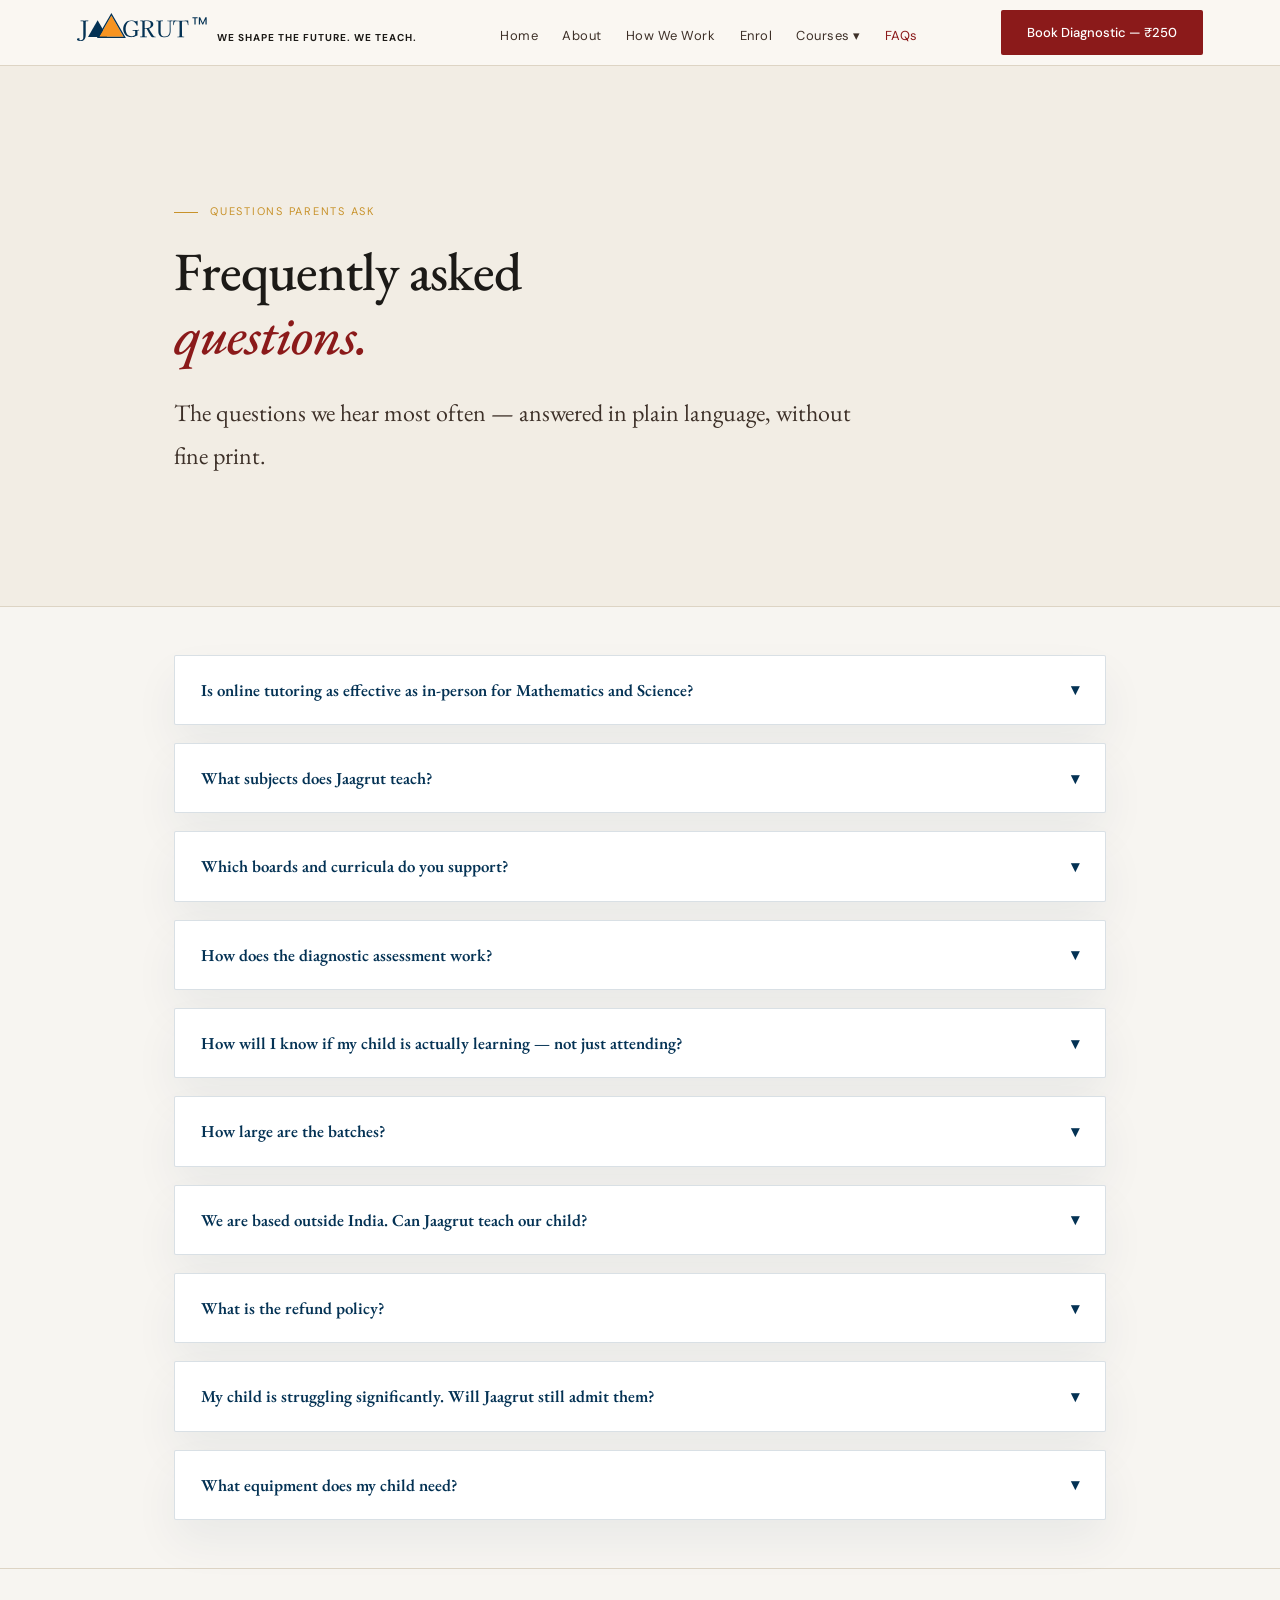
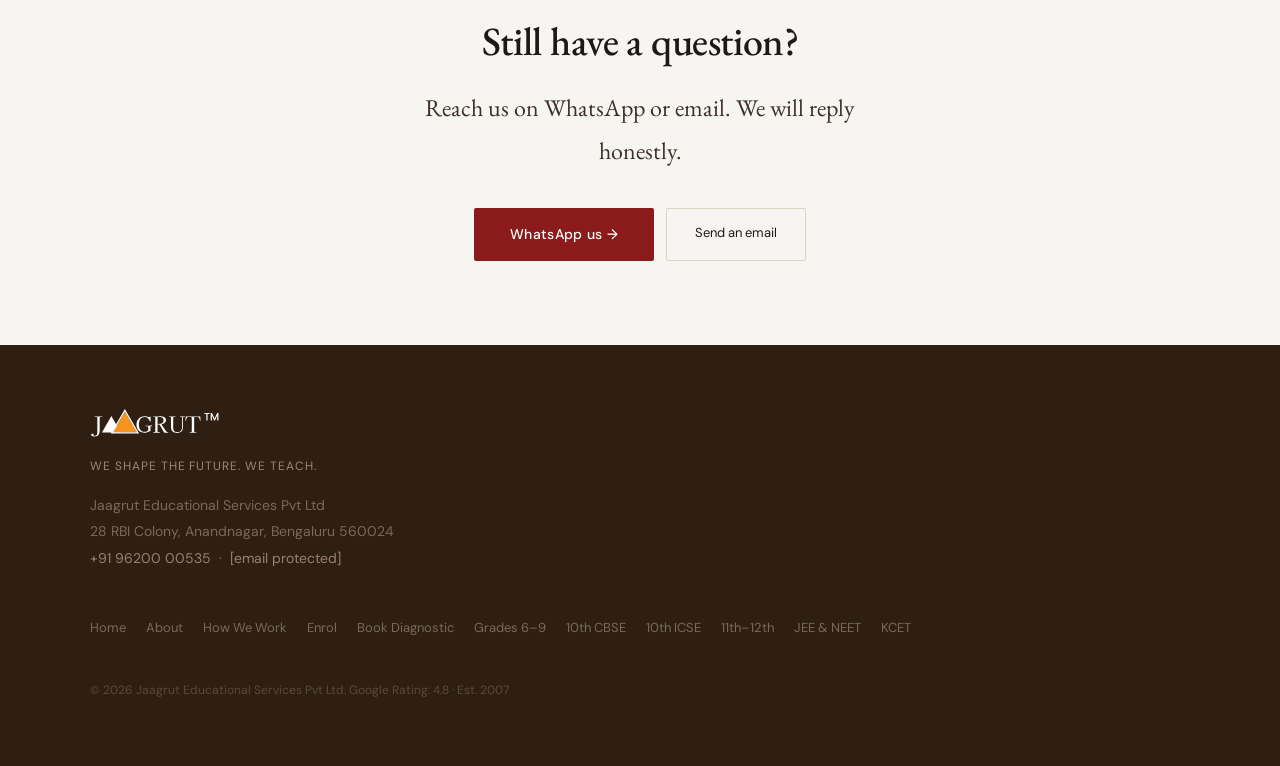
<file: faq.html>
<!DOCTYPE html>

<html lang="en">
<head>
<meta charset="utf-8"/>
<meta content="width=device-width,initial-scale=1.0" name="viewport"/>
<title>Online Tutoring for Mathematics &amp; Science — Jaagrut</title>
<meta content="Answers to questions parents ask most about Jaagrut — subjects, boards, diagnostic test, refund policy, 1-1 classes, equipment needed and more." name="description"/>
<meta content="FAQ — Jaagrut" property="og:title"/>
<meta content="Jaagrut offers live online tutoring for Mathematics and Science, Grades 6-12. CBSE, ICSE, JEE, NEET, KCET and international boards. Bengaluru. Est. 2007." property="og:description"/>
<meta content="https://www.jaagrut.com/index.html" property="og:url"/>
<meta content="website" property="og:type"/>
<meta content="Jaagrut" property="og:site_name"/>
<link href="https://www.jaagrut.com/index.html" rel="canonical"/>
<!-- Google Analytics — replace GA_MEASUREMENT_ID with your GA4 ID -->
<!-- <script async src="https://www.googletagmanager.com/gtag/js?id=GA_MEASUREMENT_ID"></script>
<script>window.dataLayer=window.dataLayer||[];function gtag(){dataLayer.push(arguments);}gtag("js",new Date());gtag("config","GA_MEASUREMENT_ID");</script> -->
<link href="https://fonts.googleapis.com" rel="preconnect"/><link href="https://fonts.googleapis.com/css2?family=EB+Garamond:ital,wght@0,400;0,500;0,600;0,700;1,400;1,500;1,600&amp;family=DM+Sans:wght@0,300;0,400;0,500&amp;display=swap" rel="stylesheet"/>
<link href="assets/css/style.css" rel="stylesheet"/>
<style>
body {
  background: #f7f5f1;
}
main {
  padding: 36px 0;
}
.inn {
  max-width: 980px;
  margin: 0 auto;
  padding: 0 24px;
}
section {
  padding: 48px 0;
}
.faq {
  display: grid;
  gap: 18px;
}
.faq-item {
  border: 1px solid rgba(4, 50, 84, 0.15);
  border-radius: 2px;
  background: #fff;
  box-shadow: 0 22px 45px rgba(4, 50, 84, 0.06);
  overflow: hidden;
}
.faq-q {
  display: flex;
  justify-content: space-between;
  align-items: center;
  padding: 22px 26px;
  font-size: 1.05rem;
  line-height: 1.45;
  font-weight: 600;
  color: #043254;
  cursor: pointer;
}
.faq-q::-webkit-details-marker {
  display: none;
}
.faq-q::marker {
  content: none;
}
.faq-q::after {
  content: "▾";
  font-size: 1rem;
  transition: transform 180ms ease;
  color: #043254;
}
details[open] .faq-q::after {
  transform: rotate(180deg);
}
.faq-a {
  padding: 0 26px 24px;
  color: #424242;
  font-size: 1rem;
  line-height: 1.8;
}
@media (max-width: 680px) {
  .inn {
    padding: 0 18px;
  }
  .faq-q {
    padding: 18px;
    font-size: 1rem;
  }
  .faq-a {
    padding: 0 18px 20px;
  }
}
</style>
</head>
<body>
<a class="skip-link" href="#main-content">Skip to main content</a>
<nav>
<a class="nl" href="index.html">
<span class="nl-w">
  <svg xmlns="http://www.w3.org/2000/svg" width="130" height="28" viewBox="0 0 130 28" fill="none">
  <path d="M129.671 4.15425V11.5891H128.451V6.49703L126.183 11.5891H125.338L123.06 6.49703V11.5891H121.84V4.15425H123.156L125.766 9.98446L128.366 4.15425H129.671Z" fill="#043254"/>
  <path d="M120.605 4.15425V5.14913H118.626V11.5891H117.406V5.14913H115.417V4.15425H120.605Z" fill="#043254"/>
  <path d="M111.434 11.831C111.434 12.0435 111.343 12.1498 111.16 12.1498C111.1 12.1498 111.046 12.1498 111.001 12.1498C110.955 12.1346 110.917 12.0966 110.887 12.0359C110.872 12.0056 110.849 11.9372 110.819 11.831C110.804 11.7095 110.796 11.626 110.796 11.5804C110.72 11.125 110.606 10.6239 110.454 10.0774C110.318 9.51562 110.098 9.06015 109.794 8.71095C109.642 8.52876 109.384 8.4073 109.02 8.34657C108.655 8.28584 108.283 8.25547 107.904 8.25547C107.524 8.25547 107.228 8.25547 107.015 8.25547C106.788 8.25547 106.507 8.25547 106.173 8.25547C105.854 8.25547 105.566 8.3162 105.307 8.43766C105.065 8.55912 104.943 8.80204 104.943 9.16642C104.943 11.459 104.951 13.7591 104.966 16.0669C104.996 18.3594 105.011 20.6596 105.011 22.9673C105.011 23.1647 105.095 23.3165 105.262 23.4228C105.429 23.5139 105.619 23.5746 105.831 23.605C106.044 23.6354 106.218 23.6505 106.355 23.6505C106.477 23.6505 106.583 23.6505 106.674 23.6505C106.78 23.6354 106.886 23.6278 106.993 23.6278C107.145 23.6278 107.22 23.6961 107.22 23.8327C107.22 23.8935 107.22 23.9846 107.22 24.106C107.22 24.2123 107.167 24.2654 107.061 24.2654C106.514 24.2654 105.968 24.2578 105.421 24.2427C104.89 24.2123 104.351 24.1971 103.804 24.1971C103.076 24.1971 102.332 24.2199 101.573 24.2654C101.406 24.2654 101.231 24.273 101.049 24.2882C100.867 24.3034 100.692 24.311 100.525 24.311C100.388 24.311 100.32 24.2275 100.32 24.0605C100.32 23.8783 100.343 23.7644 100.388 23.7189C100.434 23.6733 100.54 23.6505 100.707 23.6505C100.737 23.6505 100.768 23.6581 100.798 23.6733C100.844 23.6733 100.874 23.6733 100.889 23.6733C101.056 23.6733 101.269 23.6581 101.527 23.6278C101.785 23.5974 102.013 23.5367 102.21 23.4456C102.423 23.3393 102.529 23.1799 102.529 22.9673C102.544 21.7983 102.552 20.6292 102.552 19.4602C102.567 18.2911 102.575 17.1221 102.575 15.953C102.575 14.7991 102.567 13.6529 102.552 12.5142C102.537 11.3603 102.529 10.2064 102.529 9.05255C102.529 8.87036 102.453 8.70336 102.301 8.55153C102.165 8.39971 102.013 8.3162 101.846 8.30102C101.709 8.27066 101.565 8.25547 101.413 8.25547C101.277 8.25547 101.132 8.25547 100.98 8.25547H98.9535C98.407 8.25547 97.997 8.39212 97.7237 8.6654C97.4656 8.9235 97.2834 9.26511 97.1772 9.69022C97.0709 10.1001 96.9722 10.5253 96.8811 10.9656C96.8811 10.9959 96.8583 11.1022 96.8128 11.2844C96.7824 11.4514 96.7445 11.6184 96.6989 11.7854C96.6685 11.9372 96.6458 12.0207 96.6306 12.0359C96.5698 12.1118 96.4787 12.1498 96.3573 12.1498C96.1903 12.1498 96.1068 12.0663 96.1068 11.8993C96.1068 11.8385 96.1068 11.7626 96.1068 11.6715C96.122 11.5653 96.1371 11.4438 96.1523 11.3072C96.1827 10.958 96.2055 10.5404 96.2206 10.0546C96.251 9.55358 96.2738 9.09051 96.289 8.6654C96.3042 8.51358 96.3117 8.36175 96.3117 8.20993C96.3117 8.0581 96.3193 7.92146 96.3345 7.8C96.3345 7.58744 96.4636 7.49635 96.7217 7.52671C97.83 7.63299 98.946 7.68613 100.069 7.68613C101.208 7.67095 102.332 7.66336 103.44 7.66336H105.376C105.998 7.66336 106.621 7.66336 107.243 7.66336C107.881 7.64817 108.519 7.63299 109.156 7.61781C109.43 7.60263 109.71 7.59504 109.999 7.59504C110.303 7.57985 110.599 7.57226 110.887 7.57226C111.084 7.57226 111.198 7.64817 111.229 7.8C111.244 7.84555 111.259 8.01255 111.274 8.30102C111.289 8.57431 111.305 8.89314 111.32 9.25752C111.335 9.60672 111.343 9.94073 111.343 10.2596C111.358 10.5632 111.365 10.7758 111.365 10.8972C111.38 11.0491 111.396 11.2009 111.411 11.3527C111.426 11.5045 111.434 11.6639 111.434 11.831Z" fill="#043254"/>
  <path d="M95.6092 7.91355C95.6092 8.06538 95.5712 8.15647 95.4953 8.18683C95.4194 8.2172 95.3207 8.23238 95.1993 8.23238C95.093 8.23238 94.9867 8.23238 94.8804 8.23238C94.7741 8.2172 94.6679 8.20961 94.5616 8.20961C94.349 8.20961 94.1364 8.24756 93.9239 8.32348C93.7265 8.38421 93.6126 8.54362 93.5823 8.80173C93.5671 9.05983 93.5595 9.32552 93.5595 9.59881C93.5595 9.8721 93.5595 10.1454 93.5595 10.4187C93.5595 11.6636 93.5671 12.9162 93.5823 14.1763C93.6126 15.4213 93.6278 16.6739 93.6278 17.934C93.6278 19.2245 93.438 20.3556 93.0585 21.3273C92.6789 22.2838 92.064 23.0277 91.2138 23.5591C90.3787 24.0905 89.2628 24.3562 87.866 24.3562C85.8467 24.3562 84.2525 23.8704 83.0834 22.8987C81.9296 21.9118 81.3526 20.3708 81.3526 18.2756V9.21166C81.3526 9.13574 81.3526 9.05983 81.3526 8.98392C81.3678 8.89282 81.3678 8.81691 81.3526 8.75618C81.3374 8.46771 81.1856 8.29311 80.8972 8.23238C80.6239 8.17165 80.3734 8.14129 80.1456 8.14129C80.0393 8.14129 79.9255 8.14888 79.804 8.16406C79.6977 8.16406 79.5839 8.16406 79.4624 8.16406C79.4169 8.16406 79.3637 8.1337 79.303 8.07297C79.2878 8.01224 79.2802 7.92873 79.2802 7.82246C79.2802 7.65545 79.3789 7.57194 79.5763 7.57194C79.7433 7.57194 79.9027 7.57954 80.0545 7.59472C80.2064 7.59472 80.3582 7.60231 80.51 7.61749C80.8592 7.63267 81.2008 7.64786 81.5348 7.66304C81.8688 7.66304 82.2029 7.66304 82.5369 7.66304C83.0683 7.66304 83.592 7.64786 84.1083 7.61749C84.6396 7.58713 85.171 7.57194 85.7024 7.57194C85.8998 7.57194 85.9985 7.66304 85.9985 7.84523C85.9985 7.90596 85.9833 7.98187 85.953 8.07297C85.9226 8.14888 85.8618 8.18683 85.7707 8.18683C85.5734 8.18683 85.3836 8.18683 85.2014 8.18683C85.0192 8.17165 84.8294 8.16406 84.6321 8.16406C84.465 8.16406 84.2753 8.20961 84.0627 8.3007C83.8502 8.3918 83.7287 8.53603 83.6983 8.73341C83.6528 8.97633 83.6376 9.24202 83.6528 9.53049C83.668 9.80377 83.6756 10.0695 83.6756 10.3276C83.6756 11.7092 83.668 13.0908 83.6528 14.4724C83.6376 15.854 83.63 17.2356 83.63 18.6172C83.63 19.7104 83.7439 20.6213 83.9716 21.3501C84.1994 22.0788 84.6245 22.633 85.247 23.0126C85.8694 23.3769 86.7804 23.5591 87.9799 23.5591C89.1489 23.5591 90.0751 23.3162 90.7583 22.8304C91.4567 22.3445 91.9577 21.6841 92.2614 20.8491C92.565 20.014 92.7169 19.0651 92.7169 18.0023C92.7169 16.4689 92.7093 14.9355 92.6941 13.402C92.6941 11.8686 92.6941 10.3352 92.6941 8.80173C92.6941 8.58917 92.5802 8.43735 92.3525 8.34625C92.1247 8.25516 91.9198 8.20961 91.7376 8.20961C91.5554 8.20961 91.3732 8.2172 91.191 8.23238C91.0088 8.24757 90.819 8.25516 90.6217 8.25516C90.5306 8.25516 90.485 8.18684 90.485 8.05019C90.485 7.92873 90.485 7.82246 90.485 7.73136C90.5002 7.64027 90.5837 7.59472 90.7355 7.59472C90.9481 7.59472 91.1682 7.6099 91.396 7.64027C91.6237 7.65545 91.8439 7.66304 92.0564 7.66304C92.8156 7.66304 93.5671 7.64027 94.3111 7.59472C94.5084 7.59472 94.6982 7.58713 94.8804 7.57194C95.0778 7.55676 95.2676 7.54917 95.4498 7.54917C95.5409 7.54917 95.5864 7.59472 95.5864 7.68581C95.6016 7.77691 95.6092 7.85282 95.6092 7.91355Z" fill="#043254"/>
  <path d="M73.7686 11.6034C73.7686 10.2673 73.4194 9.35639 72.7211 8.87055C72.0378 8.36953 71.0737 8.11902 69.8288 8.11902H69.0772C68.9254 8.11902 68.7356 8.1342 68.5079 8.16457C68.2953 8.17975 68.098 8.23289 67.9158 8.32398C67.7488 8.3999 67.6653 8.54413 67.6653 8.75668V15.0878C67.8323 15.1485 68.0221 15.1865 68.2346 15.2017C68.4472 15.2168 68.6445 15.2244 68.8267 15.2244C69.434 15.2244 70.0262 15.1713 70.6031 15.065C71.1952 14.9587 71.7266 14.7765 72.1973 14.5184C72.6831 14.2603 73.0627 13.896 73.3359 13.4253C73.6244 12.9546 73.7686 12.3473 73.7686 11.6034ZM78.7561 23.8785C78.7561 23.9847 78.6498 24.0682 78.4373 24.129C78.2247 24.1897 77.9742 24.2277 77.6857 24.2428C77.3973 24.2732 77.124 24.2884 76.8659 24.2884C76.623 24.2884 76.4559 24.2884 76.3649 24.2884C75.7576 24.2884 75.2717 24.2277 74.9073 24.1062C74.543 23.9696 74.1862 23.628 73.837 23.0814C73.093 21.882 72.3719 20.6674 71.6735 19.4376C70.9902 18.2078 70.307 16.9704 69.6238 15.7255L67.6653 15.7938V23.0131C67.6653 23.2408 67.7564 23.3926 67.9386 23.4685C68.1208 23.5444 68.3029 23.5824 68.4851 23.5824C68.6977 23.5824 68.9026 23.5748 69.1 23.5596C69.2974 23.5444 69.4948 23.5369 69.6921 23.5369C69.7984 23.5369 69.8592 23.5824 69.8743 23.6735C69.9047 23.7646 69.9199 23.8481 69.9199 23.924C69.9199 24.0455 69.8819 24.129 69.806 24.1745C69.7453 24.2049 69.6618 24.2201 69.5555 24.2201C68.8875 24.2201 68.2118 24.2125 67.5286 24.1973C66.8454 24.1669 66.1698 24.1518 65.5018 24.1518C65.1374 24.1518 64.773 24.1669 64.4086 24.1973C64.0594 24.2125 63.7026 24.2201 63.3383 24.2201C63.2472 24.2201 63.1864 24.1821 63.1561 24.1062C63.1409 24.0151 63.1333 23.9392 63.1333 23.8785C63.1333 23.6811 63.2168 23.5824 63.3838 23.5824C63.5205 23.5824 63.6495 23.59 63.771 23.6052C63.9076 23.6052 64.0367 23.6052 64.1581 23.6052C64.3859 23.6052 64.6288 23.5824 64.8869 23.5369C65.1602 23.4761 65.312 23.3015 65.3424 23.0131C65.3727 22.6335 65.3803 22.1932 65.3651 21.6922C65.3651 21.176 65.3651 20.7281 65.3651 20.3485C65.3651 19.8475 65.3651 19.3465 65.3651 18.8455C65.3651 18.3293 65.3651 17.8206 65.3651 17.3196C65.3651 16.272 65.3651 15.2244 65.3651 14.1768C65.3803 13.1292 65.3879 12.0817 65.3879 11.0341C65.3879 10.6545 65.3879 10.2749 65.3879 9.89537C65.3879 9.50063 65.3727 9.12106 65.3424 8.75668C65.312 8.45303 65.1526 8.28603 64.8641 8.25566C64.5908 8.21011 64.3403 8.18734 64.1126 8.18734C64.0215 8.18734 63.9304 8.19493 63.8393 8.21011C63.7482 8.21011 63.6571 8.21011 63.566 8.21011C63.3383 8.21011 63.2244 8.08106 63.2244 7.82296C63.2244 7.65595 63.3003 7.57245 63.4521 7.57245C63.9683 7.57245 64.477 7.58763 64.978 7.618C65.4942 7.64836 66.0104 7.66354 66.5266 7.66354C67.2402 7.66354 67.9462 7.63318 68.6445 7.57245C69.3429 7.51172 70.0413 7.48135 70.7397 7.48135C71.3167 7.48135 71.924 7.54208 72.5616 7.66354C73.2145 7.785 73.8218 7.98238 74.3835 8.25566C74.9453 8.52895 75.4008 8.90851 75.75 9.39435C76.1143 9.86501 76.2965 10.4647 76.2965 11.1935C76.2965 12.1044 76.0384 12.8939 75.5222 13.5619C75.0212 14.2148 74.3684 14.7234 73.5637 15.0878C73.2752 15.2244 72.9792 15.3307 72.6755 15.4066C72.3719 15.4674 72.0682 15.5281 71.7646 15.5888C72.463 16.7731 73.1917 17.9421 73.9508 19.096C74.7251 20.2498 75.507 21.3885 76.2965 22.512C76.5243 22.8309 76.7596 23.089 77.0025 23.2863C77.2606 23.4685 77.5795 23.5976 77.959 23.6735C78.0501 23.6887 78.2019 23.6963 78.4145 23.6963C78.6422 23.6963 78.7561 23.757 78.7561 23.8785Z" fill="#043254"/>
  <path d="M62.171 17.2288C62.171 17.3199 62.1482 17.4034 62.1027 17.4793C62.0571 17.5552 61.9812 17.5931 61.8749 17.5931H60.463V22.4667C59.4002 22.8311 58.345 23.2335 57.2974 23.6737C56.7964 23.8863 56.265 24.0229 55.7033 24.0837C55.1567 24.1444 54.6177 24.1748 54.0863 24.1748C53.6308 24.1748 53.1222 24.1216 52.5605 24.0154C51.9987 23.9091 51.4522 23.7572 50.9208 23.5599C50.4046 23.3625 49.9491 23.1348 49.5543 22.8767C48.4005 22.1024 47.5427 21.1003 46.9809 19.8705C46.4343 18.6407 46.1611 17.335 46.1611 15.9534C46.1611 14.7844 46.3432 13.6837 46.7076 12.6512C47.0872 11.6188 47.6262 10.7079 48.3246 9.91839C49.023 9.1289 49.858 8.51401 50.8297 8.07372C51.8165 7.61824 52.9173 7.3905 54.1319 7.3905C55.0276 7.3905 55.8854 7.51196 56.7053 7.75488C56.8419 7.80043 57.0621 7.86875 57.3657 7.95985C57.6694 8.05094 57.973 8.14204 58.2767 8.23313C58.5803 8.30904 58.7853 8.347 58.8916 8.347C59.2104 8.347 59.4306 8.30904 59.552 8.23313C59.6735 8.14204 59.7646 8.04335 59.8253 7.93707C59.9012 7.83079 60.0075 7.74729 60.1441 7.68656H60.3263C60.4478 7.68656 60.5161 7.75488 60.5313 7.89152C60.5617 8.04335 60.5693 8.20277 60.5541 8.36977C60.5541 8.53678 60.5541 8.70379 60.5541 8.8708C60.5541 9.34145 60.5617 9.81211 60.5768 10.2828C60.6072 10.7534 60.6224 11.2317 60.6224 11.7175C60.6224 11.8997 60.6148 12.1123 60.5996 12.3552C60.5996 12.5981 60.463 12.7196 60.1897 12.7196C60.0986 12.7196 60.0151 12.712 59.9392 12.6968C59.8784 12.6664 59.8177 12.6133 59.757 12.5374C59.7418 12.507 59.7038 12.4235 59.6431 12.2869C59.5824 12.135 59.5217 11.9832 59.4609 11.8314C59.4002 11.6644 59.3546 11.5505 59.3243 11.4898C58.9144 10.5636 58.3146 9.78934 57.5252 9.16686C57.1152 8.83284 56.5914 8.56715 55.9538 8.36977C55.3313 8.1724 54.7544 8.07372 54.223 8.07372C53.2057 8.07372 52.3403 8.32423 51.6268 8.82525C50.9132 9.31109 50.3362 9.94876 49.896 10.7382C49.4557 11.5277 49.1368 12.378 48.9394 13.2889C48.7421 14.1999 48.6434 15.0804 48.6434 15.9307C48.6434 16.8264 48.7497 17.707 48.9622 18.5724C49.1748 19.4378 49.5012 20.2197 49.9415 20.9181C50.397 21.6165 50.9891 22.1783 51.7179 22.6034C52.4466 23.0133 53.3196 23.2183 54.3368 23.2183C54.6405 23.2183 55.0049 23.1879 55.43 23.1272C55.8551 23.0664 56.2802 22.9602 56.7053 22.8083C57.1304 22.6565 57.4796 22.4516 57.7529 22.1934C58.0414 21.9353 58.1856 21.6089 58.1856 21.2142V18.208C58.1856 17.9651 58.0641 17.8133 57.8212 17.7526C57.5935 17.6767 57.3961 17.6387 57.2291 17.6387C57.0014 17.6387 56.7736 17.6539 56.5459 17.6842C56.3181 17.6994 56.0904 17.707 55.8627 17.707C55.7412 17.707 55.6577 17.6691 55.6122 17.5931C55.5818 17.5172 55.5666 17.4261 55.5666 17.3199C55.5666 17.2288 55.5818 17.1453 55.6122 17.0694C55.6425 16.9783 55.7184 16.9327 55.8399 16.9327C56.0828 16.9327 56.3181 16.9403 56.5459 16.9555C56.7736 16.9555 57.009 16.9555 57.2519 16.9555H58.8688C59.1269 16.9555 59.385 16.9555 59.6431 16.9555C59.9012 16.9555 60.1593 16.9479 60.4174 16.9327C60.6755 16.9327 60.926 16.9251 61.169 16.9099C61.4119 16.8796 61.6548 16.8644 61.8977 16.8644C61.9888 16.8644 62.0571 16.9099 62.1027 17.001C62.1482 17.0769 62.171 17.1529 62.171 17.2288Z" fill="#043254"/>
  <path d="M11.3641 7.868C11.3641 7.97428 11.3489 8.05778 11.3186 8.11851C11.3034 8.17924 11.2351 8.20961 11.1136 8.20961C10.8859 8.20961 10.6581 8.20961 10.4304 8.20961C10.2178 8.19443 9.99768 8.18683 9.76994 8.18683C9.55739 8.18683 9.33724 8.24757 9.10951 8.36903C8.89695 8.4753 8.77549 8.65749 8.74513 8.9156C8.72994 9.02187 8.72235 9.13574 8.72235 9.2572C8.73753 9.36348 8.74513 9.47735 8.74513 9.59881C8.74513 11.6181 8.73753 13.6374 8.72235 15.6566C8.72235 17.6759 8.72235 19.7028 8.72235 21.7372C8.72235 22.9063 8.55534 23.9615 8.22133 24.9028C7.9025 25.8593 7.36352 26.6108 6.60439 27.1574C5.84527 27.7191 4.81286 28 3.50716 28C3.23387 28 2.89986 27.9924 2.50511 27.9772C2.11037 27.9621 1.72321 27.9089 1.34365 27.8178C0.964089 27.7267 0.645256 27.5673 0.387154 27.3396C0.129051 27.127 0 26.8234 0 26.4286C0 26.0491 0.144234 25.7454 0.432702 25.5177C0.721169 25.3051 1.03241 25.1988 1.36643 25.1988C1.48789 25.1988 1.6473 25.2292 1.84467 25.2899C2.05723 25.3507 2.24701 25.4342 2.41402 25.5404C2.58103 25.6467 2.66453 25.7758 2.66453 25.9276C2.6038 26.0035 2.54307 26.087 2.48234 26.1781C2.42161 26.2692 2.39125 26.3755 2.39125 26.4969C2.39125 26.8158 2.5203 27.0359 2.7784 27.1574C3.0365 27.2788 3.2946 27.3396 3.55271 27.3396C3.91709 27.3396 4.28147 27.2637 4.64585 27.1118C5.01023 26.9752 5.32906 26.7702 5.60235 26.4969C5.89081 26.2388 6.073 25.92 6.14892 25.5404C6.22483 25.0698 6.27038 24.5991 6.28556 24.1285C6.30074 23.6578 6.30833 23.1872 6.30833 22.7165V8.9156C6.30833 8.67268 6.20965 8.49808 6.01227 8.3918C5.8149 8.28552 5.58716 8.22479 5.32906 8.20961C5.07096 8.17924 4.8584 8.16406 4.6914 8.16406C4.53957 8.16406 4.38775 8.17165 4.23592 8.18683C4.09928 8.20202 3.96264 8.20961 3.82599 8.20961C3.61344 8.20961 3.50716 8.10333 3.50716 7.89078C3.50716 7.66304 3.60585 7.54917 3.80322 7.54917C3.95504 7.54917 4.10687 7.55676 4.25869 7.57194C4.4257 7.58713 4.58512 7.59472 4.73694 7.59472C5.60235 7.64027 6.47534 7.66304 7.35593 7.66304C7.97841 7.66304 8.60848 7.64786 9.24615 7.61749C9.88381 7.57194 10.5139 7.54917 11.1364 7.54917C11.2578 7.54917 11.3262 7.58713 11.3413 7.66304C11.3565 7.72377 11.3641 7.79209 11.3641 7.868Z" fill="#043254"/>
  <path d="M20.6363 7.20755L30.2816 23.9136H10.991L20.6363 7.20755Z" fill="#043254"/>
  <path d="M34.395 2.62125L46.5935 23.7495H22.1966L34.395 2.62125Z" fill="#F79421"/>
  <path d="M48.8633 25.0591H19.9271L34.3952 0L48.8633 25.0591ZM22.1971 23.7489H46.5934L34.3952 2.62056L22.1971 23.7489Z" fill="#043254"/>
</svg>
</span>
<span class="nl-t">We shape the future. We teach.</span>
</a>
<ul class="nm"><li><a class="" href="index.html">Home</a></li><li><a href="about.html">About</a></li><li><a href="how-we-work.html">How We Work</a></li><li><a href="enrol.html">Enrol</a></li><li class="has-dropdown">
        <a href="courses.html">Courses ▾</a>
        <div class="nav-dropdown">
          <div class="nav-dropdown-inn">
            <a href="grades-6-9.html">Grades 6–9</a>
            <a href="cbse-10.html">10th CBSE</a>
            <a href="icse-10.html">10th ICSE</a>
            <a href="class-11-12.html">Classes 11–12</a>
            <a href="jee-neet.html">JEE &amp; NEET</a>
            <a href="kcet.html">KCET</a>
          </div>
        </div>
      </li><li><a class="on" href="faq.html">FAQs</a></li></ul>
<a class="nc" href="book-diagnostic.html">Book Diagnostic — ₹250</a>
<button class="ham-btn" id="ham"><span></span><span></span><span></span></button></nav>
<div class="mob-menu" id="mob-nav">
<a class="on" href="index.html">Home</a>
<a href="about.html">About</a>
<a href="how-we-work.html">How We Work</a>
<a href="enrol.html">Enrol</a>
<a href="grades-6-9.html">Grades 6–9</a>
<a href="cbse-10.html">10th CBSE</a>
<a href="icse-10.html">10th ICSE</a>
<a href="class-11-12.html">Classes 11–12</a>
<a href="jee-neet.html">JEE &amp; NEET</a>
<a href="kcet.html">KCET</a>
<a class="mob-menu-cta" href="book-diagnostic.html">Schedule a Diagnostic Test →</a>
</div>
<main>
<section id="main-content" style="background:var(--cream-d);border-bottom:.5px solid var(--border);">
<div class="inn">
<div class="lbl">Questions parents ask</div>
<h1 class="h1">Frequently asked<br/><em>questions.</em></h1>
<p class="body-xl">The questions we hear most often — answered in plain language, without fine print.</p>
</div>
</section>
<section>
<div class="inn">
<div class="faq">
<details class="faq-item"><summary class="faq-q">Is online tutoring as effective as in-person for Mathematics and Science?</summary><div class="faq-a">For concept-based subjects, online teaching works well when the batch is small and the teacher can see and respond to the student in real time. Jaagrut has been teaching online since 2007 — not as a pandemic adaptation but as a deliberate choice. Every class is live, two-way, and interactive.</div></details>
<details class="faq-item"><summary class="faq-q">What subjects does Jaagrut teach?</summary><div class="faq-a">Mathematics and Science — Physics, Chemistry and Biology — across Grades 6 through 12.</div></details>
<details class="faq-item"><summary class="faq-q">Which boards and curricula do you support?</summary><div class="faq-a">CBSE, ICSE, ISC, State boards, and international curricula including IGCSE, A Levels, and the Australian and American systems. If your child’s board is not listed here, reach out — we will tell you honestly whether we can help.</div></details>
<details class="faq-item"><summary class="faq-q">How does the diagnostic assessment work?</summary><div class="faq-a">Your child takes an online assessment — recommended duration 90 minutes, with up to 120 minutes available. We deliver a detailed written report covering gaps, strengths and a clear batch recommendation, followed by a short discussion with one of our experienced teachers. The fee is ₹250, adjusted against your first payment if you join.</div></details>
<details class="faq-item"><summary class="faq-q">How will I know if my child is actually learning — not just attending?</summary><div class="faq-a">Every student is tested independently by the Q-Team — a separate group of teachers who have not taught your child. Their scores are not influenced by familiarity. You also receive a written update every 30 days documenting progress against the delivery calendar.</div></details>
<details class="faq-item"><summary class="faq-q">How large are the batches?</summary><div class="faq-a">Jaagrut batches are small by design. The diagnostic determines whether your child joins a Regular batch, a Fast batch, or 1-1 sessions. 1-1 is available to any student at any time.</div></details>
<details class="faq-item"><summary class="faq-q">We are based outside India. Can Jaagrut teach our child?</summary><div class="faq-a">Yes. Jaagrut works with students in Australia, the UK, the USA, Switzerland, Singapore, Dubai, Saudi Arabia, Bahrain, Zambia and other countries. We have experience with international curricula and will confirm whether we can help before you commit anything.</div></details>
<details class="faq-item"><summary class="faq-q">What is the refund policy?</summary><div class="faq-a">For group batches — full refund within 15 days of classes commencing. After that, a proportionate refund based on portions not yet tested by the Q-Team. For 1-1 — no refunds, except if Jaagrut cancels a class or a teacher becomes unavailable, in which case unused hours are refunded.</div></details>
<details class="faq-item"><summary class="faq-q">My child is struggling significantly. Will Jaagrut still admit them?</summary><div class="faq-a">Yes. The diagnostic is not an entrance test — it is a placement tool. A student who scores low is placed in 1-1 where individual attention addresses the gaps directly. We begin with a free 30-minute trial class so you can see the approach before committing.</div></details>
<details class="faq-item"><summary class="faq-q">What equipment does my child need?</summary><div class="faq-a">A laptop or desktop with a stable internet connection, a webcam and a microphone. Classes are conducted on Microsoft Teams and Google Meet. A Wacom pen tablet is strongly recommended — particularly for 1-1 classes — as it allows both student and teacher to write on a shared screen, which makes a significant difference in how Mathematics and Science are taught and understood.</div></details>
</div>
</div>
</section>
<section style="text-align:center;border-bottom:none;">
<div class="inn">
<h2 class="h2">Still have a question?</h2>
<p class="body-xl" style="max-width:500px;margin:0 auto 36px;text-align:center;">Reach us on WhatsApp or email. We will reply honestly.</p>
<div style="display:flex;gap:12px;justify-content:center;flex-wrap:wrap;">
<a class="btn-p" href="https://wa.me/919620000535">WhatsApp us →</a>
<a class="btn-o" href="mailto:admin@jaagrut.com">Send an email</a>
</div>
</div>
</section>
</main>
<a class="sticky-cta" href="book-diagnostic.html">Schedule a Diagnostic Test →</a>
<footer>
    <div class="ft">
      <div>
        <div class="ft-name">
          <svg xmlns="http://www.w3.org/2000/svg" width="130" height="28" viewBox="0 0 146 32" fill="none">
          <path
            d="M145.457 4.66V13H144.089V7.288L141.545 13H140.597L138.041 7.288V13H136.673V4.66H138.149L141.077 11.2L143.993 4.66H145.457Z"
            fill="#fff" />
          <path d="M135.288 4.66V5.776H133.068V13H131.7V5.776H129.468V4.66H135.288Z" fill="#fff" />
          <path
            d="M125 13.2713C125 13.5097 124.898 13.6289 124.693 13.6289C124.625 13.6289 124.566 13.6289 124.515 13.6289C124.464 13.6119 124.421 13.5693 124.387 13.5012C124.37 13.4671 124.344 13.3905 124.31 13.2713C124.293 13.135 124.285 13.0414 124.285 12.9903C124.2 12.4794 124.072 11.9173 123.902 11.3042C123.748 10.6741 123.501 10.1632 123.161 9.77144C122.99 9.56707 122.701 9.43082 122.292 9.3627C121.883 9.29458 121.466 9.26051 121.04 9.26051C120.615 9.26051 120.282 9.26051 120.044 9.26051C119.789 9.26051 119.473 9.26051 119.099 9.26051C118.741 9.26051 118.418 9.32864 118.128 9.46488C117.856 9.60113 117.719 9.87362 117.719 10.2824C117.719 12.854 117.728 15.4342 117.745 18.0229C117.779 20.5946 117.796 23.1748 117.796 25.7634C117.796 25.9848 117.89 26.1552 118.077 26.2744C118.264 26.3766 118.477 26.4447 118.716 26.4787C118.954 26.5128 119.15 26.5298 119.303 26.5298C119.439 26.5298 119.559 26.5298 119.661 26.5298C119.78 26.5128 119.899 26.5043 120.018 26.5043C120.189 26.5043 120.274 26.5809 120.274 26.7342C120.274 26.8023 120.274 26.9045 120.274 27.0408C120.274 27.16 120.214 27.2196 120.095 27.2196C119.482 27.2196 118.869 27.2111 118.256 27.194C117.66 27.16 117.055 27.1429 116.442 27.1429C115.624 27.1429 114.79 27.1685 113.938 27.2196C113.751 27.2196 113.555 27.2281 113.351 27.2451C113.146 27.2622 112.951 27.2707 112.763 27.2707C112.61 27.2707 112.533 27.177 112.533 26.9897C112.533 26.7853 112.559 26.6576 112.61 26.6065C112.661 26.5554 112.78 26.5298 112.968 26.5298C113.002 26.5298 113.036 26.5384 113.07 26.5554C113.121 26.5554 113.155 26.5554 113.172 26.5554C113.359 26.5554 113.598 26.5384 113.887 26.5043C114.177 26.4702 114.432 26.4021 114.654 26.2999C114.892 26.1807 115.011 26.0019 115.011 25.7634C115.028 24.4521 115.037 23.1407 115.037 21.8293C115.054 20.5179 115.062 19.2066 115.062 17.8952C115.062 16.6008 115.054 15.315 115.037 14.0377C115.02 12.7433 115.011 11.449 115.011 10.1546C115.011 9.95026 114.926 9.76292 114.756 9.59262C114.603 9.42231 114.432 9.32864 114.245 9.31161C114.092 9.27754 113.93 9.26051 113.76 9.26051C113.606 9.26051 113.444 9.26051 113.274 9.26051H111.001C110.387 9.26051 109.928 9.41379 109.621 9.72035C109.331 10.0099 109.127 10.3931 109.008 10.8699C108.889 11.3298 108.778 11.8066 108.676 12.3005C108.676 12.3346 108.65 12.4538 108.599 12.6582C108.565 12.8455 108.523 13.0329 108.471 13.2202C108.437 13.3905 108.412 13.4842 108.395 13.5012C108.327 13.5864 108.224 13.6289 108.088 13.6289C107.901 13.6289 107.807 13.5353 107.807 13.3479C107.807 13.2798 107.807 13.1946 107.807 13.0925C107.824 12.9732 107.841 12.837 107.858 12.6837C107.892 12.292 107.918 11.8237 107.935 11.2787C107.969 10.7167 107.995 10.1972 108.012 9.72035C108.029 9.55004 108.037 9.37973 108.037 9.20942C108.037 9.03911 108.046 8.88583 108.063 8.74959C108.063 8.51115 108.207 8.40897 108.497 8.44303C109.74 8.56225 110.992 8.62185 112.252 8.62185C113.53 8.60482 114.79 8.59631 116.033 8.59631H118.205C118.903 8.59631 119.601 8.59631 120.299 8.59631C121.015 8.57928 121.73 8.56225 122.445 8.54522C122.752 8.52819 123.067 8.51967 123.391 8.51967C123.731 8.50264 124.063 8.49412 124.387 8.49412C124.608 8.49412 124.736 8.57928 124.77 8.74959C124.787 8.80068 124.804 8.98802 124.821 9.31161C124.838 9.61816 124.855 9.97581 124.872 10.3846C124.889 10.7763 124.898 11.1509 124.898 11.5086C124.915 11.8492 124.923 12.0876 124.923 12.2239C124.94 12.3942 124.957 12.5645 124.974 12.7348C124.991 12.9051 125 13.0839 125 13.2713Z"
            fill="#fff" />
          <path
            d="M107.249 8.87696C107.249 9.04727 107.206 9.14946 107.121 9.18352C107.036 9.21758 106.925 9.23461 106.789 9.23461C106.67 9.23461 106.551 9.23461 106.432 9.23461C106.312 9.21758 106.193 9.20906 106.074 9.20906C105.835 9.20906 105.597 9.25164 105.359 9.3368C105.137 9.40492 105.009 9.58374 104.975 9.87327C104.958 10.1628 104.95 10.4608 104.95 10.7674C104.95 11.0739 104.95 11.3805 104.95 11.6871C104.95 13.0836 104.958 14.4886 104.975 15.9022C105.009 17.2987 105.026 18.7038 105.026 20.1174C105.026 21.565 104.814 22.8338 104.388 23.9238C103.962 24.9967 103.272 25.8312 102.319 26.4273C101.382 27.0234 100.13 27.3214 98.5632 27.3214C96.2981 27.3214 94.5097 26.7764 93.1983 25.6865C91.904 24.5794 91.2568 22.8508 91.2568 20.5005V10.3331C91.2568 10.248 91.2568 10.1628 91.2568 10.0776C91.2739 9.97546 91.2739 9.8903 91.2568 9.82218C91.2398 9.49859 91.0695 9.30273 90.7459 9.23461C90.4394 9.16649 90.1583 9.13243 89.9029 9.13243C89.7837 9.13243 89.6559 9.14094 89.5197 9.15797C89.4005 9.15797 89.2727 9.15797 89.1365 9.15797C89.0854 9.15797 89.0258 9.12391 88.9577 9.05579C88.9406 8.98766 88.9321 8.89399 88.9321 8.77478C88.9321 8.58744 89.0428 8.49377 89.2642 8.49377C89.4516 8.49377 89.6304 8.50228 89.8007 8.51931C89.971 8.51931 90.1413 8.52783 90.3116 8.54486C90.7033 8.56189 91.0865 8.57892 91.4612 8.59595C91.8359 8.59595 92.2106 8.59595 92.5853 8.59595C93.1813 8.59595 93.7689 8.57892 94.3479 8.54486C94.944 8.5108 95.5401 8.49377 96.1362 8.49377C96.3576 8.49377 96.4683 8.59595 96.4683 8.80032C96.4683 8.86845 96.4513 8.9536 96.4172 9.05579C96.3832 9.14094 96.315 9.18352 96.2128 9.18352C95.9914 9.18352 95.7785 9.18352 95.5742 9.18352C95.3698 9.16649 95.1569 9.15797 94.9355 9.15797C94.7482 9.15797 94.5353 9.20906 94.2968 9.31125C94.0584 9.41344 93.9222 9.57523 93.8881 9.79663C93.837 10.0691 93.82 10.3672 93.837 10.6908C93.854 10.9973 93.8626 11.2953 93.8626 11.5849C93.8626 13.1347 93.854 14.6845 93.837 16.2343C93.82 17.7841 93.8115 19.3339 93.8115 20.8837C93.8115 22.11 93.9392 23.1318 94.1947 23.9493C94.4501 24.7668 94.927 25.3884 95.6253 25.8142C96.3235 26.2229 97.3455 26.4273 98.6909 26.4273C100.002 26.4273 101.041 26.1548 101.808 25.6098C102.591 25.0648 103.153 24.324 103.494 23.3873C103.834 22.4506 104.005 21.3862 104.005 20.194C104.005 18.4739 103.996 16.7537 103.979 15.0336C103.979 13.3135 103.979 11.5934 103.979 9.87327C103.979 9.63484 103.851 9.46453 103.596 9.36234C103.34 9.26016 103.11 9.20906 102.906 9.20906C102.702 9.20906 102.497 9.21758 102.293 9.23461C102.089 9.25164 101.876 9.26016 101.654 9.26016C101.552 9.26016 101.501 9.18352 101.501 9.03024C101.501 8.89399 101.501 8.77478 101.501 8.67259C101.518 8.57041 101.612 8.51931 101.782 8.51931C102.02 8.51931 102.267 8.53635 102.523 8.57041C102.778 8.58744 103.025 8.59595 103.264 8.59595C104.115 8.59595 104.958 8.57041 105.793 8.51931C106.014 8.51931 106.227 8.5108 106.432 8.49377C106.653 8.47674 106.866 8.46822 107.07 8.46822C107.172 8.46822 107.223 8.51931 107.223 8.6215C107.241 8.72368 107.249 8.80884 107.249 8.87696Z"
            fill="#fff" />
          <path
            d="M82.7495 13.016C82.7495 11.5173 82.3578 10.4955 81.5744 9.95047C80.808 9.38846 79.7266 9.10745 78.33 9.10745H77.487C77.3167 9.10745 77.1038 9.12448 76.8483 9.15854C76.6099 9.17557 76.3885 9.23518 76.1841 9.33736C75.9968 9.42252 75.9031 9.58431 75.9031 9.82274V16.9246C76.0905 16.9927 76.3033 17.0353 76.5418 17.0524C76.7802 17.0694 77.0016 17.0779 77.206 17.0779C77.8872 17.0779 78.5514 17.0183 79.1986 16.8991C79.8628 16.7799 80.4589 16.5755 80.9868 16.286C81.5318 15.9964 81.9576 15.5877 82.2642 15.0597C82.5877 14.5318 82.7495 13.8505 82.7495 13.016ZM88.3442 26.7855C88.3442 26.9047 88.225 26.9984 87.9865 27.0665C87.7481 27.1346 87.4671 27.1772 87.1435 27.1943C86.8199 27.2283 86.5134 27.2453 86.2238 27.2453C85.9513 27.2453 85.764 27.2453 85.6618 27.2453C84.9806 27.2453 84.4356 27.1772 84.0269 27.041C83.6181 26.8877 83.2179 26.5045 82.8262 25.8914C81.9917 24.5459 81.1827 23.1835 80.3993 21.804C79.6329 20.4245 78.8665 19.0365 78.1001 17.6399L75.9031 17.7166V25.8147C75.9031 26.0702 76.0053 26.2405 76.2097 26.3257C76.414 26.4108 76.6184 26.4534 76.8228 26.4534C77.0612 26.4534 77.2911 26.4449 77.5125 26.4279C77.7339 26.4108 77.9553 26.4023 78.1767 26.4023C78.296 26.4023 78.3641 26.4534 78.3811 26.5556C78.4152 26.6578 78.4322 26.7514 78.4322 26.8366C78.4322 26.9728 78.3896 27.0665 78.3045 27.1176C78.2364 27.1517 78.1427 27.1687 78.0235 27.1687C77.2741 27.1687 76.5162 27.1602 75.7498 27.1432C74.9835 27.1091 74.2256 27.0921 73.4762 27.0921C73.0675 27.0921 72.6587 27.1091 72.25 27.1432C71.8583 27.1602 71.4581 27.1687 71.0493 27.1687C70.9471 27.1687 70.879 27.1261 70.845 27.041C70.8279 26.9388 70.8194 26.8536 70.8194 26.7855C70.8194 26.5641 70.9131 26.4534 71.1004 26.4534C71.2537 26.4534 71.3985 26.4619 71.5347 26.479C71.688 26.479 71.8327 26.479 71.969 26.479C72.2245 26.479 72.4969 26.4534 72.7865 26.4023C73.093 26.3342 73.2633 26.1383 73.2974 25.8147C73.3315 25.389 73.34 24.8951 73.3229 24.3331C73.3229 23.754 73.3229 23.2516 73.3229 22.8258C73.3229 22.2638 73.3229 21.7018 73.3229 21.1398C73.3229 20.5607 73.3229 19.9902 73.3229 19.4282C73.3229 18.253 73.3229 17.0779 73.3229 15.9028C73.34 14.7276 73.3485 13.5525 73.3485 12.3774C73.3485 11.9516 73.3485 11.5258 73.3485 11.1001C73.3485 10.6573 73.3315 10.2315 73.2974 9.82274C73.2633 9.48213 73.0845 9.29479 72.7609 9.26072C72.4544 9.20963 72.1734 9.18408 71.9179 9.18408C71.8157 9.18408 71.7135 9.1926 71.6113 9.20963C71.5092 9.20963 71.407 9.20963 71.3048 9.20963C71.0493 9.20963 70.9216 9.06487 70.9216 8.77534C70.9216 8.588 71.0067 8.49433 71.1771 8.49433C71.7561 8.49433 72.3266 8.51136 72.8887 8.54543C73.4677 8.57949 74.0468 8.59652 74.6258 8.59652C75.4263 8.59652 76.2182 8.56246 77.0016 8.49433C77.785 8.42621 78.5685 8.39215 79.3519 8.39215C79.9991 8.39215 80.6803 8.46027 81.3956 8.59652C82.1279 8.73277 82.8091 8.95417 83.4393 9.26072C84.0694 9.56728 84.5804 9.99305 84.9721 10.538C85.3808 11.066 85.5852 11.7387 85.5852 12.5562C85.5852 13.5781 85.2957 14.4637 84.7166 15.213C84.1546 15.9453 83.4223 16.5159 82.5196 16.9246C82.196 17.0779 81.8639 17.1971 81.5233 17.2823C81.1827 17.3504 80.8421 17.4185 80.5015 17.4866C81.2849 18.8151 82.1024 20.1264 82.9539 21.4208C83.8225 22.7151 84.6996 23.9924 85.5852 25.2527C85.8407 25.6104 86.1046 25.8999 86.3771 26.1213C86.6666 26.3257 87.0243 26.4704 87.4501 26.5556C87.5523 26.5726 87.7226 26.5811 87.961 26.5811C88.2165 26.5811 88.3442 26.6493 88.3442 26.7855Z"
            fill="#fff" />
          <path
            d="M69.74 19.3263C69.74 19.4284 69.7144 19.5221 69.6633 19.6073C69.6122 19.6924 69.5271 19.735 69.4079 19.735H67.824V25.2019C66.6318 25.6107 65.4482 26.062 64.273 26.5559C63.711 26.7943 63.1149 26.9476 62.4848 27.0157C61.8717 27.0838 61.2671 27.1179 60.671 27.1179C60.1601 27.1179 59.5895 27.0583 58.9594 26.9391C58.3293 26.8198 57.7162 26.6495 57.1201 26.4281C56.541 26.2067 56.0301 25.9513 55.5873 25.6617C54.2929 24.7932 53.3307 23.6691 52.7006 22.2896C52.0874 20.9101 51.7809 19.4455 51.7809 17.8957C51.7809 16.5843 51.9853 15.3495 52.394 14.1914C52.8198 13.0333 53.4244 12.0115 54.2078 11.1259C54.9912 10.2403 55.9279 9.55052 57.0179 9.05663C58.1249 8.5457 59.3596 8.29024 60.7221 8.29024C61.7269 8.29024 62.6892 8.42648 63.6088 8.69898C63.7621 8.75007 64.0091 8.82671 64.3497 8.9289C64.6903 9.03108 65.0309 9.13327 65.3715 9.23545C65.7121 9.32061 65.9421 9.36318 66.0613 9.36318C66.4189 9.36318 66.6659 9.32061 66.8021 9.23545C66.9384 9.13327 67.0406 9.02256 67.1087 8.90335C67.1938 8.78413 67.3131 8.69046 67.4663 8.62234H67.6707C67.8069 8.62234 67.8836 8.69898 67.9006 8.85226C67.9347 9.02256 67.9432 9.20139 67.9262 9.38873C67.9262 9.57607 67.9262 9.76341 67.9262 9.95075C67.9262 10.4787 67.9347 11.0067 67.9517 11.5346C67.9858 12.0626 68.0028 12.5991 68.0028 13.144C68.0028 13.3484 67.9943 13.5868 67.9773 13.8593C67.9773 14.1318 67.824 14.2681 67.5174 14.2681C67.4152 14.2681 67.3216 14.2596 67.2364 14.2425C67.1683 14.2085 67.1002 14.1489 67.032 14.0637C67.015 14.0296 66.9724 13.936 66.9043 13.7827C66.8362 13.6124 66.7681 13.4421 66.6999 13.2718C66.6318 13.0844 66.5807 12.9567 66.5467 12.8886C66.0868 11.8497 65.4141 10.9811 64.5285 10.2829C64.0687 9.90817 63.4811 9.61013 62.7658 9.38873C62.0675 9.16733 61.4204 9.05663 60.8243 9.05663C59.6832 9.05663 58.7125 9.33764 57.912 9.89965C57.1116 10.4446 56.4644 11.1599 55.9705 12.0455C55.4766 12.9312 55.1189 13.8849 54.8975 14.9067C54.6761 15.9286 54.5654 16.9164 54.5654 17.8701C54.5654 18.8749 54.6847 19.8627 54.9231 20.8335C55.1615 21.8042 55.5277 22.6813 56.0216 23.4648C56.5325 24.2482 57.1967 24.8783 58.0142 25.3552C58.8317 25.815 59.8109 26.0449 60.952 26.0449C61.2926 26.0449 61.7014 26.0109 62.1782 25.9428C62.6551 25.8746 63.132 25.7554 63.6088 25.5851C64.0857 25.4148 64.4774 25.1849 64.784 24.8954C65.1076 24.6058 65.2693 24.2397 65.2693 23.7969V20.4247C65.2693 20.1523 65.1331 19.9819 64.8606 19.9138C64.6051 19.8287 64.3837 19.7861 64.1964 19.7861C63.9409 19.7861 63.6855 19.8031 63.43 19.8372C63.1745 19.8542 62.9191 19.8627 62.6636 19.8627C62.5274 19.8627 62.4337 19.8202 62.3826 19.735C62.3485 19.6498 62.3315 19.5477 62.3315 19.4284C62.3315 19.3263 62.3485 19.2326 62.3826 19.1474C62.4167 19.0452 62.5018 18.9942 62.6381 18.9942C62.9106 18.9942 63.1745 19.0027 63.43 19.0197C63.6855 19.0197 63.9495 19.0197 64.2219 19.0197H66.0357C66.3253 19.0197 66.6148 19.0197 66.9043 19.0197C67.1938 19.0197 67.4834 19.0112 67.7729 18.9942C68.0624 18.9942 68.3434 18.9856 68.6159 18.9686C68.8884 18.9345 69.1609 18.9175 69.4334 18.9175C69.5356 18.9175 69.6122 18.9686 69.6633 19.0708C69.7144 19.1559 69.74 19.2411 69.74 19.3263Z"
            fill="#fff" />
          <path
            d="M12.7476 8.82587C12.7476 8.94509 12.7306 9.03876 12.6965 9.10688C12.6795 9.175 12.6029 9.20906 12.4666 9.20906C12.2111 9.20906 11.9557 9.20906 11.7002 9.20906C11.4618 9.19203 11.2148 9.18352 10.9594 9.18352C10.7209 9.18352 10.474 9.25164 10.2185 9.38789C9.9801 9.50711 9.84385 9.71148 9.80979 10.001C9.79276 10.1202 9.78425 10.2479 9.78425 10.3842C9.80128 10.5034 9.80979 10.6311 9.80979 10.7674C9.80979 13.0325 9.80128 15.2976 9.78425 17.5627C9.78425 19.8278 9.78425 22.1014 9.78425 24.3836C9.78425 25.695 9.59691 26.8786 9.22223 27.9345C8.86458 29.0075 8.25998 29.8505 7.40844 30.4636C6.55689 31.0938 5.39879 31.4088 3.93414 31.4088C3.62758 31.4088 3.2529 31.4003 2.8101 31.3833C2.36729 31.3663 1.93301 31.3066 1.50723 31.2045C1.08146 31.1023 0.723813 30.9235 0.434287 30.668C0.144762 30.4296 0 30.0889 0 29.6461C0 29.2204 0.161794 28.8797 0.485381 28.6243C0.808967 28.3859 1.1581 28.2666 1.53278 28.2666C1.66903 28.2666 1.84785 28.3007 2.06925 28.3688C2.30769 28.4369 2.52057 28.5306 2.70791 28.6498C2.89525 28.769 2.98892 28.9138 2.98892 29.0841C2.9208 29.1693 2.85267 29.2629 2.78455 29.3651C2.71643 29.4673 2.68237 29.5865 2.68237 29.7228C2.68237 30.0804 2.82713 30.3274 3.11665 30.4636C3.40618 30.5999 3.6957 30.668 3.98523 30.668C4.39397 30.668 4.80271 30.5828 5.21145 30.4125C5.62019 30.2592 5.97784 30.0293 6.2844 29.7228C6.60799 29.4333 6.81236 29.0756 6.89751 28.6498C6.98266 28.1219 7.03376 27.5939 7.05079 27.066C7.06782 26.538 7.07634 26.01 7.07634 25.4821V10.001C7.07634 9.72851 6.96563 9.53265 6.74423 9.41344C6.52283 9.29422 6.26737 9.2261 5.97784 9.20906C5.68832 9.175 5.44988 9.15797 5.26254 9.15797C5.09224 9.15797 4.92193 9.16649 4.75162 9.18352C4.59834 9.20055 4.44506 9.20906 4.29178 9.20906C4.05335 9.20906 3.93414 9.08985 3.93414 8.85142C3.93414 8.59595 4.04484 8.46822 4.26624 8.46822C4.43655 8.46822 4.60686 8.47674 4.77717 8.49377C4.9645 8.5108 5.14333 8.51931 5.31364 8.51931C6.2844 8.57041 7.26367 8.59595 8.25147 8.59595C8.94973 8.59595 9.65652 8.57892 10.3718 8.54486C11.0871 8.49377 11.7939 8.46822 12.4922 8.46822C12.6284 8.46822 12.705 8.5108 12.7221 8.59595C12.7391 8.66408 12.7476 8.74072 12.7476 8.82587Z"
            fill="#fff" />
          <path d="M23.1486 8.08502L33.9681 26.825H12.3291L23.1486 8.08502Z" fill="#fff" />
          <path d="M38.5824 2.94037L52.266 26.6409H24.8989L38.5824 2.94037Z" fill="#F79421" />
          <path
            d="M54.8122 28.1099H22.3531L38.5826 0L54.8122 28.1099ZM24.8994 26.6401H52.2658L38.5826 2.9396L24.8994 26.6401Z"
            fill="#fff" />
        </svg>
        </div>
        <div class="ft-tag">We shape the future. We teach.</div>
        <div class="ft-info">
          Jaagrut Educational Services Pvt Ltd<br />
          28 RBI Colony, Anandnagar, Bengaluru 560024<br />
          <a href="tel:+919620000535">+91 96200 00535</a>  · 
          <a href="/cdn-cgi/l/email-protection#78191c151116381219191f0a0d0c561b1715"><span class="__cf_email__"
              data-cfemail="a9c8cdc4c0c7e9c3c8c8cedbdcdd87cac6c4">[email protected]</span></a>
        </div>
      </div>
      <ul class="ft-links">
        <li><a href="index.html">Home</a></li>
        <li><a href="about.html">About</a></li>
        <li><a href="how-we-work.html">How We Work</a></li>
        <li><a href="enrol.html">Enrol</a></li>
        <li><a href="book-diagnostic.html">Book Diagnostic</a></li>
        <li><a href="grades-6-9.html">Grades 6–9</a></li>
        <li><a href="cbse-10.html">10th CBSE</a></li>
        <li><a href="icse-10.html">10th ICSE</a></li>
        <li><a href="class-11-12.html">11th–12th</a></li>
        <li><a href="jee-neet.html">JEE &amp; NEET</a></li>
        <li><a href="kcet.html">KCET</a></li>
      </ul>
      <div class="ft-legal">© <span id="year"></span> Jaagrut Educational Services Pvt Ltd. Google Rating: 4.8 · Est. 2007</div>
    </div>
  </footer><script src="assets/js/main.js"></script></body></html>
</file>
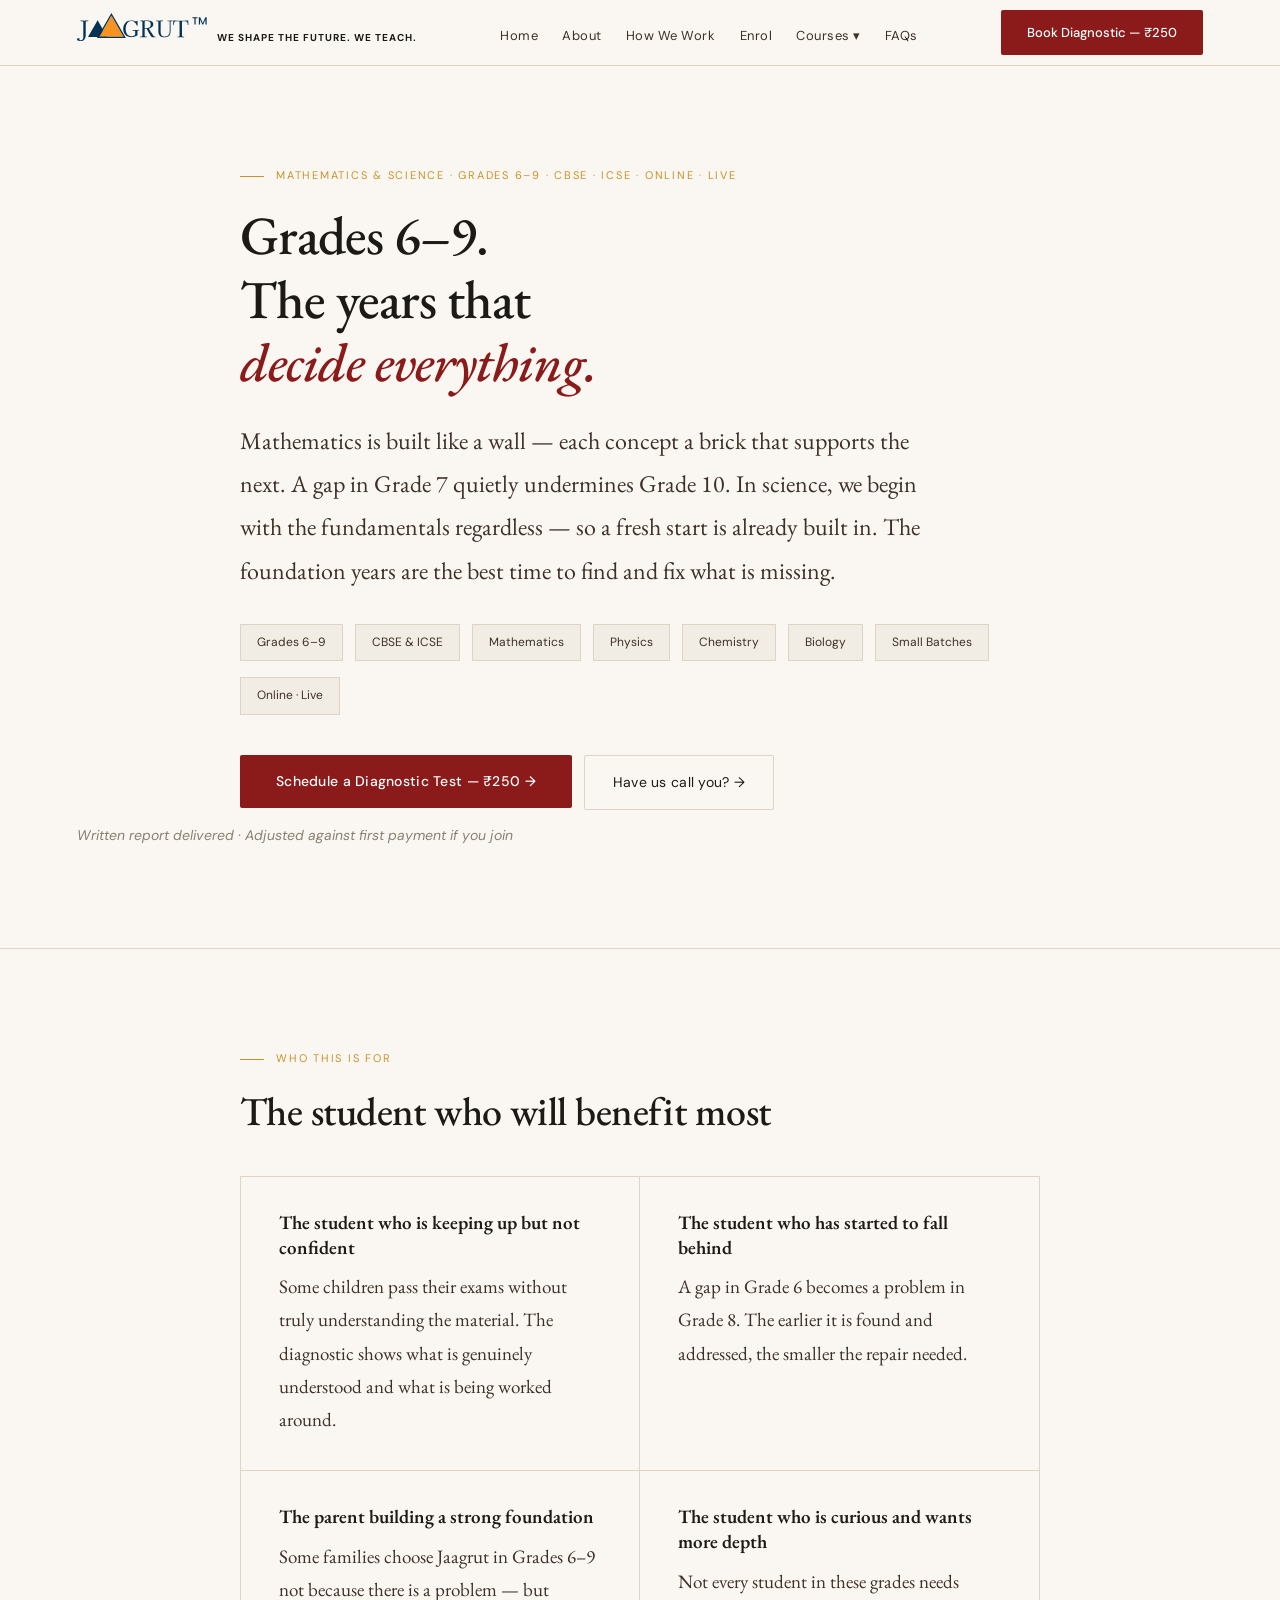
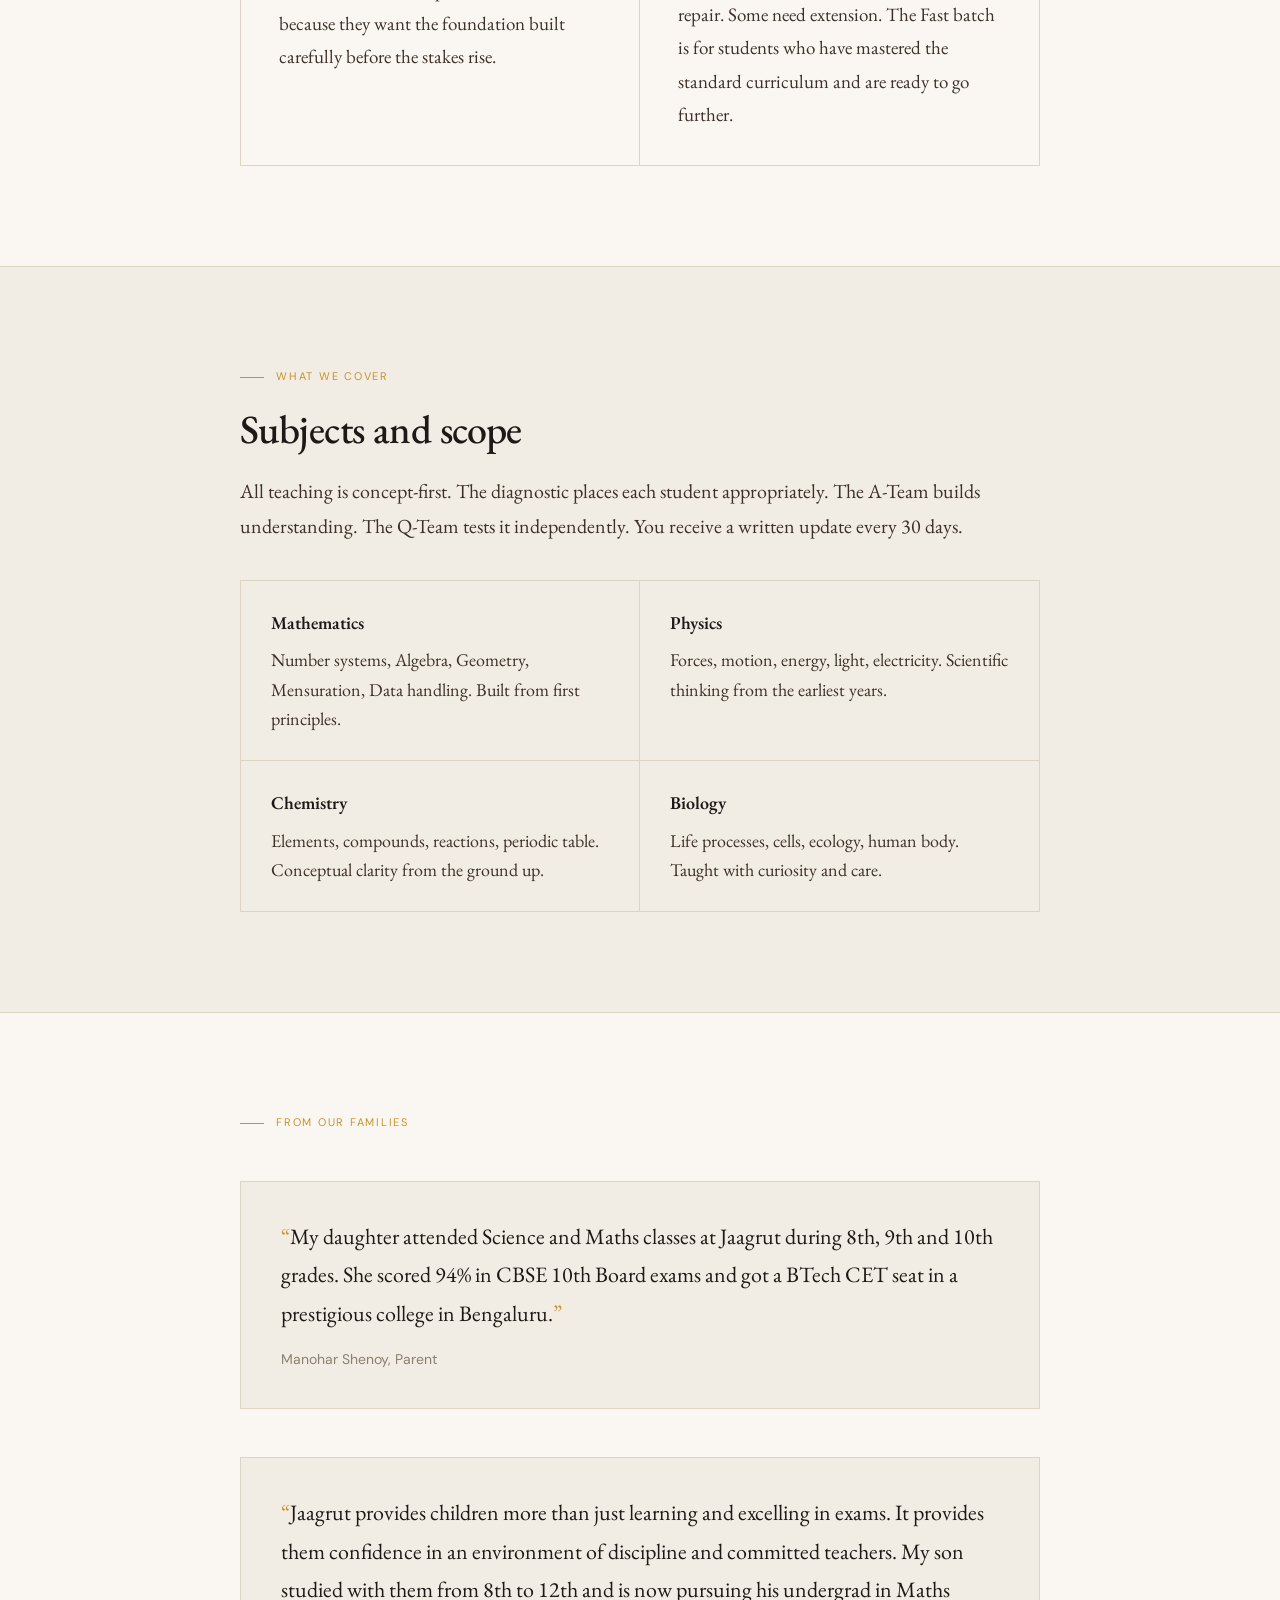
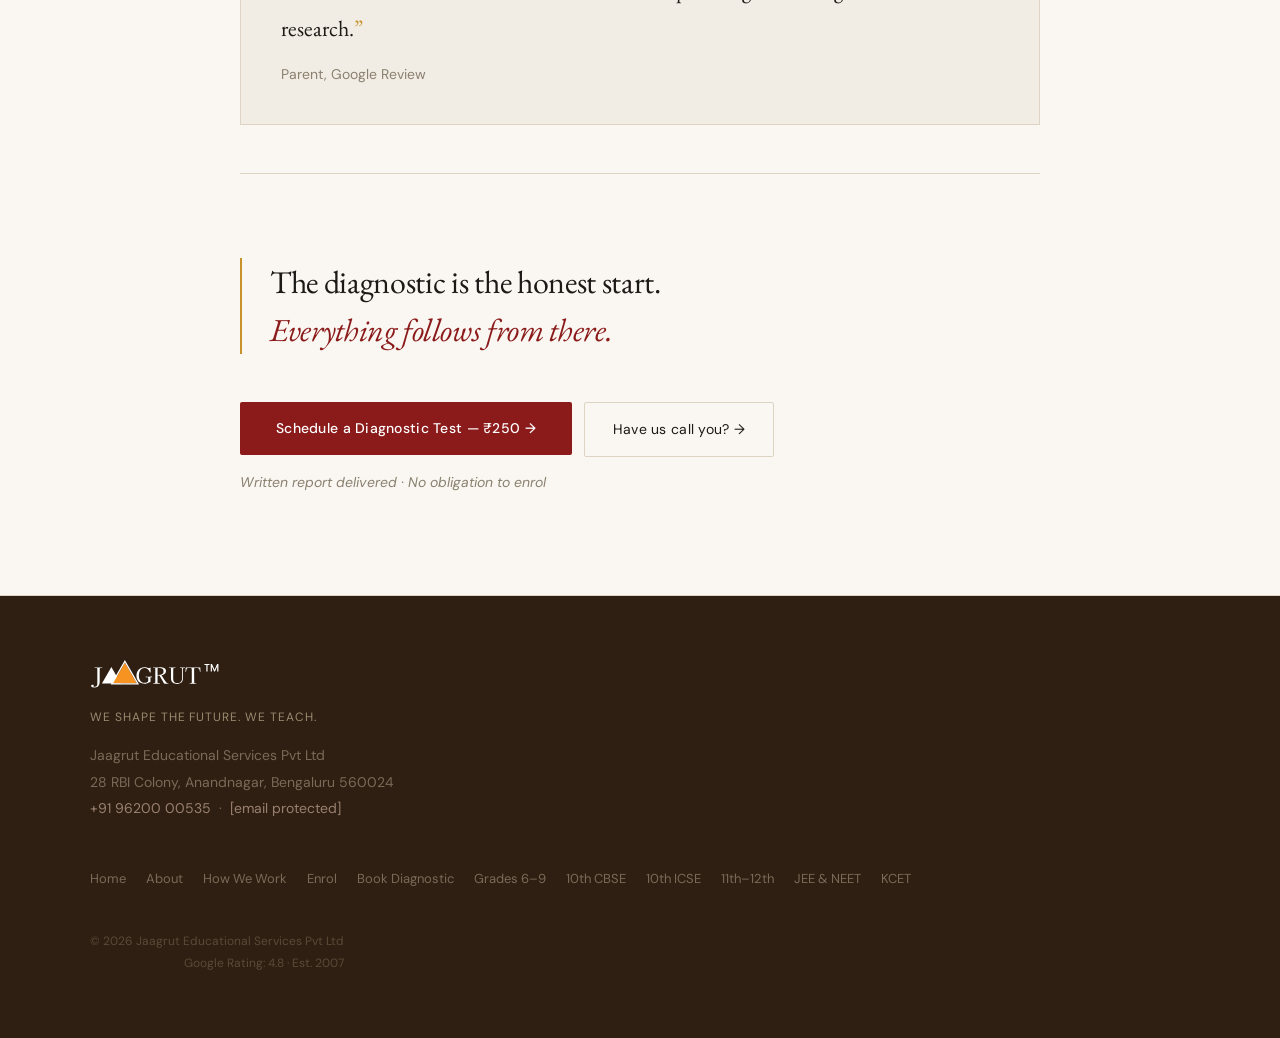
<file: grades-6-9.html>
<!DOCTYPE html>

<html lang="en">
<head>
<meta charset="utf-8"/>
<meta content="width=device-width,initial-scale=1.0" name="viewport"/>
<title>Mathematics &amp; Science Tuition Grades 6–9 — Jaagrut — Jaagrut</title>
<meta content="Live online Mathematics and Science tuition for Grades 6-9. CBSE and ICSE. Concept-first teaching, Q-Team testing, written parent reports. Bengaluru. Est 2007." name="description"/>
<meta content="Mathematics &amp; Science Tuition Grades 6–9 — Jaagrut — Jaagrut" property="og:title"/>
<meta content="Live online Mathematics and Science tuition for Grades 6-9. CBSE and ICSE. Concept-first teaching, Q-Team testing, written parent reports. Bengaluru. Est 2007." property="og:description"/>
<meta content="https://www.jaagrut.com/grades-6-9.html" property="og:url"/>
<meta content="website" property="og:type"/>
<meta content="Jaagrut" property="og:site_name"/>
<link href="https://www.jaagrut.com/grades-6-9.html" rel="canonical"/>
<!-- Google Analytics — replace GA_MEASUREMENT_ID with your GA4 ID -->
<!-- <script async src="https://www.googletagmanager.com/gtag/js?id=GA_MEASUREMENT_ID"></script>
<script>window.dataLayer=window.dataLayer||[];function gtag(){dataLayer.push(arguments);}gtag("js",new Date());gtag("config","GA_MEASUREMENT_ID");</script> -->
<link href="https://fonts.googleapis.com" rel="preconnect"/><link href="https://fonts.googleapis.com/css2?family=EB+Garamond:ital,wght@0,400;0,500;0,600;0,700;1,400;1,500;1,600&amp;family=DM+Sans:wght@0,300;0,400;0,500&amp;display=swap" rel="stylesheet"/>
<link href="assets/css/style.css" rel="stylesheet"/>
<script type="application/ld+json">{
  "@context":"https://schema.org",
  "@graph":[
    {
      "@type":["EducationalOrganization","LocalBusiness"],
      "@id":"https://www.jaagrut.com/#org",
      "name":"Jaagrut Educational Services Pvt Ltd",
      "alternateName":"Jaagrut",
      "url":"https://www.jaagrut.com",
      "description":"Online tutoring for Mathematics and Science, Grades 6-12. CBSE, ICSE, JEE, NEET, KCET and international curricula. Founded 2007, Bengaluru.",
      "foundingDate":"2007",
      "founder":{"@type":"Person","name":"Gaurav Bajpeyee"},
      "address":{"@type":"PostalAddress","streetAddress":"28 RBI Colony, Anandnagar","addressLocality":"Bengaluru","addressRegion":"Karnataka","postalCode":"560024","addressCountry":"IN"},
      "telephone":"+919620000535",
      "email":"admin@jaagrut.com",
      "aggregateRating":{"@type":"AggregateRating","ratingValue":"4.8","bestRating":"5","ratingCount":"96"},
      "sameAs":["https://maps.app.goo.gl/KBsQXKk3epQgQAV57","https://jaagrut.com"]
    }
  ]
}</script>
<script type="application/ld+json">{"@context":"https://schema.org","@type":"Course","name":"Mathematics & Science Tuition Grades 6–9 — Jaagrut","description":"Live online Mathematics and Science tuition for Grades 6-9. CBSE and ICSE. Concept-first teaching, Q-Team testing, written parent reports. Bengaluru. Est 2007.","provider":{"@type":"Organization","name":"Jaagrut Educational Services Pvt Ltd","url":"https://www.jaagrut.com"}}</script>
</head>
<body>
<style>
#hero-c{padding-top:152px;padding-bottom:80px;}
.who-grid{display:grid;grid-template-columns:1fr 1fr;gap:0;border:.5px solid var(--border);margin-top:40px;}
.wh{padding:34px 38px;border-right:.5px solid var(--border);border-bottom:.5px solid var(--border);}
.wh:nth-child(2n){border-right:none;}
.wh:nth-child(3),.wh:nth-child(4){border-bottom:none;}
.wh-t{font-size:19px;font-weight:600;color:var(--text);margin-bottom:10px;line-height:1.3;}
.wh-b{font-size:19px;color:var(--muted);line-height:1.75;}
.sub-grid{display:grid;grid-template-columns:1fr 1fr;gap:0;border:.5px solid var(--border);margin-top:36px;}
.sg{padding:26px 30px;border-right:.5px solid var(--border);border-bottom:.5px solid var(--border);}
.sg:nth-child(2n){border-right:none;}
.sg-t{font-size:18px;font-weight:600;color:var(--text);margin-bottom:6px;}
.sg-b{font-size:18px;color:var(--muted);line-height:1.65;}
.testi{margin-top:48px;padding:36px 40px;border:.5px solid var(--border);background:var(--cream-d);}
.testi-q{font-size:22px;color:var(--text);line-height:1.75;margin-bottom:14px;}
.testi-q::before{content:'“';color:var(--gold);}
.testi-q::after{content:'”';color:var(--gold);}
.testi-who{font-family:'DM Sans',sans-serif;font-size:14px;color:var(--faint);}
</style>
<a class="skip-link" href="#main-content">Skip to main content</a>
<nav>
<a class="nl" href="index.html">
<span class="nl-w">
  <svg xmlns="http://www.w3.org/2000/svg" width="130" height="28" viewBox="0 0 130 28" fill="none">
  <path d="M129.671 4.15425V11.5891H128.451V6.49703L126.183 11.5891H125.338L123.06 6.49703V11.5891H121.84V4.15425H123.156L125.766 9.98446L128.366 4.15425H129.671Z" fill="#043254"/>
  <path d="M120.605 4.15425V5.14913H118.626V11.5891H117.406V5.14913H115.417V4.15425H120.605Z" fill="#043254"/>
  <path d="M111.434 11.831C111.434 12.0435 111.343 12.1498 111.16 12.1498C111.1 12.1498 111.046 12.1498 111.001 12.1498C110.955 12.1346 110.917 12.0966 110.887 12.0359C110.872 12.0056 110.849 11.9372 110.819 11.831C110.804 11.7095 110.796 11.626 110.796 11.5804C110.72 11.125 110.606 10.6239 110.454 10.0774C110.318 9.51562 110.098 9.06015 109.794 8.71095C109.642 8.52876 109.384 8.4073 109.02 8.34657C108.655 8.28584 108.283 8.25547 107.904 8.25547C107.524 8.25547 107.228 8.25547 107.015 8.25547C106.788 8.25547 106.507 8.25547 106.173 8.25547C105.854 8.25547 105.566 8.3162 105.307 8.43766C105.065 8.55912 104.943 8.80204 104.943 9.16642C104.943 11.459 104.951 13.7591 104.966 16.0669C104.996 18.3594 105.011 20.6596 105.011 22.9673C105.011 23.1647 105.095 23.3165 105.262 23.4228C105.429 23.5139 105.619 23.5746 105.831 23.605C106.044 23.6354 106.218 23.6505 106.355 23.6505C106.477 23.6505 106.583 23.6505 106.674 23.6505C106.78 23.6354 106.886 23.6278 106.993 23.6278C107.145 23.6278 107.22 23.6961 107.22 23.8327C107.22 23.8935 107.22 23.9846 107.22 24.106C107.22 24.2123 107.167 24.2654 107.061 24.2654C106.514 24.2654 105.968 24.2578 105.421 24.2427C104.89 24.2123 104.351 24.1971 103.804 24.1971C103.076 24.1971 102.332 24.2199 101.573 24.2654C101.406 24.2654 101.231 24.273 101.049 24.2882C100.867 24.3034 100.692 24.311 100.525 24.311C100.388 24.311 100.32 24.2275 100.32 24.0605C100.32 23.8783 100.343 23.7644 100.388 23.7189C100.434 23.6733 100.54 23.6505 100.707 23.6505C100.737 23.6505 100.768 23.6581 100.798 23.6733C100.844 23.6733 100.874 23.6733 100.889 23.6733C101.056 23.6733 101.269 23.6581 101.527 23.6278C101.785 23.5974 102.013 23.5367 102.21 23.4456C102.423 23.3393 102.529 23.1799 102.529 22.9673C102.544 21.7983 102.552 20.6292 102.552 19.4602C102.567 18.2911 102.575 17.1221 102.575 15.953C102.575 14.7991 102.567 13.6529 102.552 12.5142C102.537 11.3603 102.529 10.2064 102.529 9.05255C102.529 8.87036 102.453 8.70336 102.301 8.55153C102.165 8.39971 102.013 8.3162 101.846 8.30102C101.709 8.27066 101.565 8.25547 101.413 8.25547C101.277 8.25547 101.132 8.25547 100.98 8.25547H98.9535C98.407 8.25547 97.997 8.39212 97.7237 8.6654C97.4656 8.9235 97.2834 9.26511 97.1772 9.69022C97.0709 10.1001 96.9722 10.5253 96.8811 10.9656C96.8811 10.9959 96.8583 11.1022 96.8128 11.2844C96.7824 11.4514 96.7445 11.6184 96.6989 11.7854C96.6685 11.9372 96.6458 12.0207 96.6306 12.0359C96.5698 12.1118 96.4787 12.1498 96.3573 12.1498C96.1903 12.1498 96.1068 12.0663 96.1068 11.8993C96.1068 11.8385 96.1068 11.7626 96.1068 11.6715C96.122 11.5653 96.1371 11.4438 96.1523 11.3072C96.1827 10.958 96.2055 10.5404 96.2206 10.0546C96.251 9.55358 96.2738 9.09051 96.289 8.6654C96.3042 8.51358 96.3117 8.36175 96.3117 8.20993C96.3117 8.0581 96.3193 7.92146 96.3345 7.8C96.3345 7.58744 96.4636 7.49635 96.7217 7.52671C97.83 7.63299 98.946 7.68613 100.069 7.68613C101.208 7.67095 102.332 7.66336 103.44 7.66336H105.376C105.998 7.66336 106.621 7.66336 107.243 7.66336C107.881 7.64817 108.519 7.63299 109.156 7.61781C109.43 7.60263 109.71 7.59504 109.999 7.59504C110.303 7.57985 110.599 7.57226 110.887 7.57226C111.084 7.57226 111.198 7.64817 111.229 7.8C111.244 7.84555 111.259 8.01255 111.274 8.30102C111.289 8.57431 111.305 8.89314 111.32 9.25752C111.335 9.60672 111.343 9.94073 111.343 10.2596C111.358 10.5632 111.365 10.7758 111.365 10.8972C111.38 11.0491 111.396 11.2009 111.411 11.3527C111.426 11.5045 111.434 11.6639 111.434 11.831Z" fill="#043254"/>
  <path d="M95.6092 7.91355C95.6092 8.06538 95.5712 8.15647 95.4953 8.18683C95.4194 8.2172 95.3207 8.23238 95.1993 8.23238C95.093 8.23238 94.9867 8.23238 94.8804 8.23238C94.7741 8.2172 94.6679 8.20961 94.5616 8.20961C94.349 8.20961 94.1364 8.24756 93.9239 8.32348C93.7265 8.38421 93.6126 8.54362 93.5823 8.80173C93.5671 9.05983 93.5595 9.32552 93.5595 9.59881C93.5595 9.8721 93.5595 10.1454 93.5595 10.4187C93.5595 11.6636 93.5671 12.9162 93.5823 14.1763C93.6126 15.4213 93.6278 16.6739 93.6278 17.934C93.6278 19.2245 93.438 20.3556 93.0585 21.3273C92.6789 22.2838 92.064 23.0277 91.2138 23.5591C90.3787 24.0905 89.2628 24.3562 87.866 24.3562C85.8467 24.3562 84.2525 23.8704 83.0834 22.8987C81.9296 21.9118 81.3526 20.3708 81.3526 18.2756V9.21166C81.3526 9.13574 81.3526 9.05983 81.3526 8.98392C81.3678 8.89282 81.3678 8.81691 81.3526 8.75618C81.3374 8.46771 81.1856 8.29311 80.8972 8.23238C80.6239 8.17165 80.3734 8.14129 80.1456 8.14129C80.0393 8.14129 79.9255 8.14888 79.804 8.16406C79.6977 8.16406 79.5839 8.16406 79.4624 8.16406C79.4169 8.16406 79.3637 8.1337 79.303 8.07297C79.2878 8.01224 79.2802 7.92873 79.2802 7.82246C79.2802 7.65545 79.3789 7.57194 79.5763 7.57194C79.7433 7.57194 79.9027 7.57954 80.0545 7.59472C80.2064 7.59472 80.3582 7.60231 80.51 7.61749C80.8592 7.63267 81.2008 7.64786 81.5348 7.66304C81.8688 7.66304 82.2029 7.66304 82.5369 7.66304C83.0683 7.66304 83.592 7.64786 84.1083 7.61749C84.6396 7.58713 85.171 7.57194 85.7024 7.57194C85.8998 7.57194 85.9985 7.66304 85.9985 7.84523C85.9985 7.90596 85.9833 7.98187 85.953 8.07297C85.9226 8.14888 85.8618 8.18683 85.7707 8.18683C85.5734 8.18683 85.3836 8.18683 85.2014 8.18683C85.0192 8.17165 84.8294 8.16406 84.6321 8.16406C84.465 8.16406 84.2753 8.20961 84.0627 8.3007C83.8502 8.3918 83.7287 8.53603 83.6983 8.73341C83.6528 8.97633 83.6376 9.24202 83.6528 9.53049C83.668 9.80377 83.6756 10.0695 83.6756 10.3276C83.6756 11.7092 83.668 13.0908 83.6528 14.4724C83.6376 15.854 83.63 17.2356 83.63 18.6172C83.63 19.7104 83.7439 20.6213 83.9716 21.3501C84.1994 22.0788 84.6245 22.633 85.247 23.0126C85.8694 23.3769 86.7804 23.5591 87.9799 23.5591C89.1489 23.5591 90.0751 23.3162 90.7583 22.8304C91.4567 22.3445 91.9577 21.6841 92.2614 20.8491C92.565 20.014 92.7169 19.0651 92.7169 18.0023C92.7169 16.4689 92.7093 14.9355 92.6941 13.402C92.6941 11.8686 92.6941 10.3352 92.6941 8.80173C92.6941 8.58917 92.5802 8.43735 92.3525 8.34625C92.1247 8.25516 91.9198 8.20961 91.7376 8.20961C91.5554 8.20961 91.3732 8.2172 91.191 8.23238C91.0088 8.24757 90.819 8.25516 90.6217 8.25516C90.5306 8.25516 90.485 8.18684 90.485 8.05019C90.485 7.92873 90.485 7.82246 90.485 7.73136C90.5002 7.64027 90.5837 7.59472 90.7355 7.59472C90.9481 7.59472 91.1682 7.6099 91.396 7.64027C91.6237 7.65545 91.8439 7.66304 92.0564 7.66304C92.8156 7.66304 93.5671 7.64027 94.3111 7.59472C94.5084 7.59472 94.6982 7.58713 94.8804 7.57194C95.0778 7.55676 95.2676 7.54917 95.4498 7.54917C95.5409 7.54917 95.5864 7.59472 95.5864 7.68581C95.6016 7.77691 95.6092 7.85282 95.6092 7.91355Z" fill="#043254"/>
  <path d="M73.7686 11.6034C73.7686 10.2673 73.4194 9.35639 72.7211 8.87055C72.0378 8.36953 71.0737 8.11902 69.8288 8.11902H69.0772C68.9254 8.11902 68.7356 8.1342 68.5079 8.16457C68.2953 8.17975 68.098 8.23289 67.9158 8.32398C67.7488 8.3999 67.6653 8.54413 67.6653 8.75668V15.0878C67.8323 15.1485 68.0221 15.1865 68.2346 15.2017C68.4472 15.2168 68.6445 15.2244 68.8267 15.2244C69.434 15.2244 70.0262 15.1713 70.6031 15.065C71.1952 14.9587 71.7266 14.7765 72.1973 14.5184C72.6831 14.2603 73.0627 13.896 73.3359 13.4253C73.6244 12.9546 73.7686 12.3473 73.7686 11.6034ZM78.7561 23.8785C78.7561 23.9847 78.6498 24.0682 78.4373 24.129C78.2247 24.1897 77.9742 24.2277 77.6857 24.2428C77.3973 24.2732 77.124 24.2884 76.8659 24.2884C76.623 24.2884 76.4559 24.2884 76.3649 24.2884C75.7576 24.2884 75.2717 24.2277 74.9073 24.1062C74.543 23.9696 74.1862 23.628 73.837 23.0814C73.093 21.882 72.3719 20.6674 71.6735 19.4376C70.9902 18.2078 70.307 16.9704 69.6238 15.7255L67.6653 15.7938V23.0131C67.6653 23.2408 67.7564 23.3926 67.9386 23.4685C68.1208 23.5444 68.3029 23.5824 68.4851 23.5824C68.6977 23.5824 68.9026 23.5748 69.1 23.5596C69.2974 23.5444 69.4948 23.5369 69.6921 23.5369C69.7984 23.5369 69.8592 23.5824 69.8743 23.6735C69.9047 23.7646 69.9199 23.8481 69.9199 23.924C69.9199 24.0455 69.8819 24.129 69.806 24.1745C69.7453 24.2049 69.6618 24.2201 69.5555 24.2201C68.8875 24.2201 68.2118 24.2125 67.5286 24.1973C66.8454 24.1669 66.1698 24.1518 65.5018 24.1518C65.1374 24.1518 64.773 24.1669 64.4086 24.1973C64.0594 24.2125 63.7026 24.2201 63.3383 24.2201C63.2472 24.2201 63.1864 24.1821 63.1561 24.1062C63.1409 24.0151 63.1333 23.9392 63.1333 23.8785C63.1333 23.6811 63.2168 23.5824 63.3838 23.5824C63.5205 23.5824 63.6495 23.59 63.771 23.6052C63.9076 23.6052 64.0367 23.6052 64.1581 23.6052C64.3859 23.6052 64.6288 23.5824 64.8869 23.5369C65.1602 23.4761 65.312 23.3015 65.3424 23.0131C65.3727 22.6335 65.3803 22.1932 65.3651 21.6922C65.3651 21.176 65.3651 20.7281 65.3651 20.3485C65.3651 19.8475 65.3651 19.3465 65.3651 18.8455C65.3651 18.3293 65.3651 17.8206 65.3651 17.3196C65.3651 16.272 65.3651 15.2244 65.3651 14.1768C65.3803 13.1292 65.3879 12.0817 65.3879 11.0341C65.3879 10.6545 65.3879 10.2749 65.3879 9.89537C65.3879 9.50063 65.3727 9.12106 65.3424 8.75668C65.312 8.45303 65.1526 8.28603 64.8641 8.25566C64.5908 8.21011 64.3403 8.18734 64.1126 8.18734C64.0215 8.18734 63.9304 8.19493 63.8393 8.21011C63.7482 8.21011 63.6571 8.21011 63.566 8.21011C63.3383 8.21011 63.2244 8.08106 63.2244 7.82296C63.2244 7.65595 63.3003 7.57245 63.4521 7.57245C63.9683 7.57245 64.477 7.58763 64.978 7.618C65.4942 7.64836 66.0104 7.66354 66.5266 7.66354C67.2402 7.66354 67.9462 7.63318 68.6445 7.57245C69.3429 7.51172 70.0413 7.48135 70.7397 7.48135C71.3167 7.48135 71.924 7.54208 72.5616 7.66354C73.2145 7.785 73.8218 7.98238 74.3835 8.25566C74.9453 8.52895 75.4008 8.90851 75.75 9.39435C76.1143 9.86501 76.2965 10.4647 76.2965 11.1935C76.2965 12.1044 76.0384 12.8939 75.5222 13.5619C75.0212 14.2148 74.3684 14.7234 73.5637 15.0878C73.2752 15.2244 72.9792 15.3307 72.6755 15.4066C72.3719 15.4674 72.0682 15.5281 71.7646 15.5888C72.463 16.7731 73.1917 17.9421 73.9508 19.096C74.7251 20.2498 75.507 21.3885 76.2965 22.512C76.5243 22.8309 76.7596 23.089 77.0025 23.2863C77.2606 23.4685 77.5795 23.5976 77.959 23.6735C78.0501 23.6887 78.2019 23.6963 78.4145 23.6963C78.6422 23.6963 78.7561 23.757 78.7561 23.8785Z" fill="#043254"/>
  <path d="M62.171 17.2288C62.171 17.3199 62.1482 17.4034 62.1027 17.4793C62.0571 17.5552 61.9812 17.5931 61.8749 17.5931H60.463V22.4667C59.4002 22.8311 58.345 23.2335 57.2974 23.6737C56.7964 23.8863 56.265 24.0229 55.7033 24.0837C55.1567 24.1444 54.6177 24.1748 54.0863 24.1748C53.6308 24.1748 53.1222 24.1216 52.5605 24.0154C51.9987 23.9091 51.4522 23.7572 50.9208 23.5599C50.4046 23.3625 49.9491 23.1348 49.5543 22.8767C48.4005 22.1024 47.5427 21.1003 46.9809 19.8705C46.4343 18.6407 46.1611 17.335 46.1611 15.9534C46.1611 14.7844 46.3432 13.6837 46.7076 12.6512C47.0872 11.6188 47.6262 10.7079 48.3246 9.91839C49.023 9.1289 49.858 8.51401 50.8297 8.07372C51.8165 7.61824 52.9173 7.3905 54.1319 7.3905C55.0276 7.3905 55.8854 7.51196 56.7053 7.75488C56.8419 7.80043 57.0621 7.86875 57.3657 7.95985C57.6694 8.05094 57.973 8.14204 58.2767 8.23313C58.5803 8.30904 58.7853 8.347 58.8916 8.347C59.2104 8.347 59.4306 8.30904 59.552 8.23313C59.6735 8.14204 59.7646 8.04335 59.8253 7.93707C59.9012 7.83079 60.0075 7.74729 60.1441 7.68656H60.3263C60.4478 7.68656 60.5161 7.75488 60.5313 7.89152C60.5617 8.04335 60.5693 8.20277 60.5541 8.36977C60.5541 8.53678 60.5541 8.70379 60.5541 8.8708C60.5541 9.34145 60.5617 9.81211 60.5768 10.2828C60.6072 10.7534 60.6224 11.2317 60.6224 11.7175C60.6224 11.8997 60.6148 12.1123 60.5996 12.3552C60.5996 12.5981 60.463 12.7196 60.1897 12.7196C60.0986 12.7196 60.0151 12.712 59.9392 12.6968C59.8784 12.6664 59.8177 12.6133 59.757 12.5374C59.7418 12.507 59.7038 12.4235 59.6431 12.2869C59.5824 12.135 59.5217 11.9832 59.4609 11.8314C59.4002 11.6644 59.3546 11.5505 59.3243 11.4898C58.9144 10.5636 58.3146 9.78934 57.5252 9.16686C57.1152 8.83284 56.5914 8.56715 55.9538 8.36977C55.3313 8.1724 54.7544 8.07372 54.223 8.07372C53.2057 8.07372 52.3403 8.32423 51.6268 8.82525C50.9132 9.31109 50.3362 9.94876 49.896 10.7382C49.4557 11.5277 49.1368 12.378 48.9394 13.2889C48.7421 14.1999 48.6434 15.0804 48.6434 15.9307C48.6434 16.8264 48.7497 17.707 48.9622 18.5724C49.1748 19.4378 49.5012 20.2197 49.9415 20.9181C50.397 21.6165 50.9891 22.1783 51.7179 22.6034C52.4466 23.0133 53.3196 23.2183 54.3368 23.2183C54.6405 23.2183 55.0049 23.1879 55.43 23.1272C55.8551 23.0664 56.2802 22.9602 56.7053 22.8083C57.1304 22.6565 57.4796 22.4516 57.7529 22.1934C58.0414 21.9353 58.1856 21.6089 58.1856 21.2142V18.208C58.1856 17.9651 58.0641 17.8133 57.8212 17.7526C57.5935 17.6767 57.3961 17.6387 57.2291 17.6387C57.0014 17.6387 56.7736 17.6539 56.5459 17.6842C56.3181 17.6994 56.0904 17.707 55.8627 17.707C55.7412 17.707 55.6577 17.6691 55.6122 17.5931C55.5818 17.5172 55.5666 17.4261 55.5666 17.3199C55.5666 17.2288 55.5818 17.1453 55.6122 17.0694C55.6425 16.9783 55.7184 16.9327 55.8399 16.9327C56.0828 16.9327 56.3181 16.9403 56.5459 16.9555C56.7736 16.9555 57.009 16.9555 57.2519 16.9555H58.8688C59.1269 16.9555 59.385 16.9555 59.6431 16.9555C59.9012 16.9555 60.1593 16.9479 60.4174 16.9327C60.6755 16.9327 60.926 16.9251 61.169 16.9099C61.4119 16.8796 61.6548 16.8644 61.8977 16.8644C61.9888 16.8644 62.0571 16.9099 62.1027 17.001C62.1482 17.0769 62.171 17.1529 62.171 17.2288Z" fill="#043254"/>
  <path d="M11.3641 7.868C11.3641 7.97428 11.3489 8.05778 11.3186 8.11851C11.3034 8.17924 11.2351 8.20961 11.1136 8.20961C10.8859 8.20961 10.6581 8.20961 10.4304 8.20961C10.2178 8.19443 9.99768 8.18683 9.76994 8.18683C9.55739 8.18683 9.33724 8.24757 9.10951 8.36903C8.89695 8.4753 8.77549 8.65749 8.74513 8.9156C8.72994 9.02187 8.72235 9.13574 8.72235 9.2572C8.73753 9.36348 8.74513 9.47735 8.74513 9.59881C8.74513 11.6181 8.73753 13.6374 8.72235 15.6566C8.72235 17.6759 8.72235 19.7028 8.72235 21.7372C8.72235 22.9063 8.55534 23.9615 8.22133 24.9028C7.9025 25.8593 7.36352 26.6108 6.60439 27.1574C5.84527 27.7191 4.81286 28 3.50716 28C3.23387 28 2.89986 27.9924 2.50511 27.9772C2.11037 27.9621 1.72321 27.9089 1.34365 27.8178C0.964089 27.7267 0.645256 27.5673 0.387154 27.3396C0.129051 27.127 0 26.8234 0 26.4286C0 26.0491 0.144234 25.7454 0.432702 25.5177C0.721169 25.3051 1.03241 25.1988 1.36643 25.1988C1.48789 25.1988 1.6473 25.2292 1.84467 25.2899C2.05723 25.3507 2.24701 25.4342 2.41402 25.5404C2.58103 25.6467 2.66453 25.7758 2.66453 25.9276C2.6038 26.0035 2.54307 26.087 2.48234 26.1781C2.42161 26.2692 2.39125 26.3755 2.39125 26.4969C2.39125 26.8158 2.5203 27.0359 2.7784 27.1574C3.0365 27.2788 3.2946 27.3396 3.55271 27.3396C3.91709 27.3396 4.28147 27.2637 4.64585 27.1118C5.01023 26.9752 5.32906 26.7702 5.60235 26.4969C5.89081 26.2388 6.073 25.92 6.14892 25.5404C6.22483 25.0698 6.27038 24.5991 6.28556 24.1285C6.30074 23.6578 6.30833 23.1872 6.30833 22.7165V8.9156C6.30833 8.67268 6.20965 8.49808 6.01227 8.3918C5.8149 8.28552 5.58716 8.22479 5.32906 8.20961C5.07096 8.17924 4.8584 8.16406 4.6914 8.16406C4.53957 8.16406 4.38775 8.17165 4.23592 8.18683C4.09928 8.20202 3.96264 8.20961 3.82599 8.20961C3.61344 8.20961 3.50716 8.10333 3.50716 7.89078C3.50716 7.66304 3.60585 7.54917 3.80322 7.54917C3.95504 7.54917 4.10687 7.55676 4.25869 7.57194C4.4257 7.58713 4.58512 7.59472 4.73694 7.59472C5.60235 7.64027 6.47534 7.66304 7.35593 7.66304C7.97841 7.66304 8.60848 7.64786 9.24615 7.61749C9.88381 7.57194 10.5139 7.54917 11.1364 7.54917C11.2578 7.54917 11.3262 7.58713 11.3413 7.66304C11.3565 7.72377 11.3641 7.79209 11.3641 7.868Z" fill="#043254"/>
  <path d="M20.6363 7.20755L30.2816 23.9136H10.991L20.6363 7.20755Z" fill="#043254"/>
  <path d="M34.395 2.62125L46.5935 23.7495H22.1966L34.395 2.62125Z" fill="#F79421"/>
  <path d="M48.8633 25.0591H19.9271L34.3952 0L48.8633 25.0591ZM22.1971 23.7489H46.5934L34.3952 2.62056L22.1971 23.7489Z" fill="#043254"/>
</svg>
</span>
<span class="nl-t">We shape the future. We teach.</span>
</a>
<ul class="nm"><li><a href="index.html">Home</a></li><li><a href="about.html">About</a></li><li><a href="how-we-work.html">How We Work</a></li><li><a href="enrol.html">Enrol</a></li><li class="has-dropdown">
        <a href="courses.html">Courses ▾</a>
        <div class="nav-dropdown">
          <div class="nav-dropdown-inn">
            <a href="grades-6-9.html">Grades 6–9</a>
            <a href="cbse-10.html">10th CBSE</a>
            <a href="icse-10.html">10th ICSE</a>
            <a href="class-11-12.html">Classes 11–12</a>
            <a href="jee-neet.html">JEE &amp; NEET</a>
            <a href="kcet.html">KCET</a>
          </div>
        </div>
      </li><li><a href="faq.html">FAQs</a></li></ul>
<a class="nc" href="book-diagnostic.html">Book Diagnostic — ₹250</a>
<button class="ham-btn" id="ham"><span></span><span></span><span></span></button></nav><div class="mob-menu" id="mob-nav">
<a href="index.html">Home</a>
<a href="about.html">About</a>
<a href="how-we-work.html">How We Work</a>
<a href="enrol.html">Enrol</a><li class="has-dropdown">
        <a href="courses.html">Courses ▾</a>
        <div class="nav-dropdown">
          <div class="nav-dropdown-inn">
            <a href="grades-6-9.html">Grades 6–9</a>
            <a href="cbse-10.html">10th CBSE</a>
            <a href="icse-10.html">10th ICSE</a>
            <a href="class-11-12.html">Classes 11–12</a>
            <a href="jee-neet.html">JEE &amp; NEET</a>
            <a href="kcet.html">KCET</a>
          </div>
        </div>
      </li><a class="on" href="grades-6-9.html">Grades 6–9</a>
<a href="cbse-10.html">10th CBSE</a>
<a href="icse-10.html">10th ICSE</a>
<a href="class-11-12.html">Classes 11–12</a>
<a href="jee-neet.html">JEE &amp; NEET</a>
<a href="kcet.html">KCET</a>
<a href="faq.html">FAQs</a>
<a class="mob-menu-cta" href="book-diagnostic.html">Schedule a Diagnostic Test →</a>
</div>
<section id="main-content" style="background:var(--cream);border-bottom:.5px solid var(--border);">
<div class="inn">
<div class="lbl">Mathematics &amp; Science · Grades 6–9 · CBSE · ICSE · Online · Live</div>
<h1 class="h1">Grades 6–9.<br/>The years that<br/><em>decide everything.</em></h1>
<p class="body-xl">Mathematics is built like a wall — each concept a brick that supports the next. A gap in Grade 7 quietly undermines Grade 10. In science, we begin with the fundamentals regardless — so a fresh start is already built in. The foundation years are the best time to find and fix what is missing.</p>
<div style="display:flex;flex-wrap:wrap;gap:8px;margin-bottom:36px;"><span class="tag">Grades 6–9</span><span class="tag">CBSE &amp; ICSE</span><span class="tag">Mathematics</span><span class="tag">Physics</span><span class="tag">Chemistry</span><span class="tag">Biology</span><span class="tag">Small Batches</span><span class="tag">Online · Live</span></div>
<div style="display:flex;flex-wrap:wrap;gap:12px;align-items:flex-start;"><a class="btn-p" href="book-diagnostic.html">Schedule a Diagnostic Test — ₹250 →</a>
<div class="cb-wrap">
<a class="btn-cb" onclick="toggleCb('cb-grades691')">Have us call you? →</a>
<div class="cb-form" id="cb-grades691" style="display:none;">
<div class="cb-inner">
<div class="cb-head">We will call you back.</div>
<div class="cb-sub">Leave your details and we will reach out to you.</div>
<div class="cb-field">
<label class="cb-label" for="cb-n-grades691">Your name</label>
<input class="cb-input" id="cb-n-grades691" placeholder="Your name" type="text"/>
</div>
<div class="cb-field">
<label class="cb-label" for="cb-p-grades691">Phone with country code</label>
<input class="cb-input" id="cb-p-grades691" placeholder="+91 98765 43210" type="tel"/>
</div>
<div class="cb-field">
<label class="cb-label" for="cb-e-grades691">Email address</label>
<input aria-describedby="cb-e-grades691-hint" class="cb-input" id="cb-e-grades691" placeholder="your@email.com" type="email"/>
<div class="cb-hint" id="cb-hint-1">In case we miss your call, we will reach you here.</div>
</div>
<div class="cb-field">
<label class="cb-label" for="cb-m-grades691">Your message <span class="cb-opt">optional</span></label>
<textarea class="cb-textarea" id="cb-m-grades691" placeholder="Tell us about your child — grade, board, subject, any specific concern..."></textarea>
</div>
<button class="cb-send" onclick="sendCb('grades691','Grades 6-9')">Send on WhatsApp →</button>
<div class="cb-sent" id="cb-done-grades691" style="display:none;">Thank you. We will call you shortly.</div>
</div>
</div>
</div></div></div>
<p style="font-family:'DM Sans',sans-serif;font-size:14px;color:var(--faint);margin-top:13px;font-style:italic;">Written report delivered · Adjusted against first payment if you join</p>
</section>
<section>
<div class="inn">
<div class="lbl">Who this is for</div>
<h2 class="h2">The student who will benefit most</h2>
<div class="who-grid"><div class="wh"><div class="wh-t">The student who is keeping up but not confident</div><div class="wh-b">Some children pass their exams without truly understanding the material. The diagnostic shows what is genuinely understood and what is being worked around.</div></div><div class="wh"><div class="wh-t">The student who has started to fall behind</div><div class="wh-b">A gap in Grade 6 becomes a problem in Grade 8. The earlier it is found and addressed, the smaller the repair needed.</div></div><div class="wh"><div class="wh-t">The parent building a strong foundation</div><div class="wh-b">Some families choose Jaagrut in Grades 6–9 not because there is a problem — but because they want the foundation built carefully before the stakes rise.</div></div><div class="wh"><div class="wh-t">The student who is curious and wants more depth</div><div class="wh-b">Not every student in these grades needs repair. Some need extension. The Fast batch is for students who have mastered the standard curriculum and are ready to go further.</div></div></div>
</div>
</section>
<section style="background:var(--cream-d);">
<div class="inn">
<div class="lbl">What we cover</div>
<h2 class="h2">Subjects and scope</h2>
<p class="body-md" style="margin-bottom:20px;">All teaching is concept-first. The diagnostic places each student appropriately. The A-Team builds understanding. The Q-Team tests it independently. You receive a written update every 30 days.</p>
<div class="sub-grid"><div class="sg"><div class="sg-t">Mathematics</div><div class="sg-b">Number systems, Algebra, Geometry, Mensuration, Data handling. Built from first principles.</div></div><div class="sg"><div class="sg-t">Physics</div><div class="sg-b">Forces, motion, energy, light, electricity. Scientific thinking from the earliest years.</div></div><div class="sg" style="border-bottom:none;"><div class="sg-t">Chemistry</div><div class="sg-b">Elements, compounds, reactions, periodic table. Conceptual clarity from the ground up.</div></div><div class="sg" style="border-bottom:none;"><div class="sg-t">Biology</div><div class="sg-b">Life processes, cells, ecology, human body. Taught with curiosity and care.</div></div></div>
</div>
</section>
<section>
<div class="inn">
<div class="lbl">From our families</div>
<div class="testi"><div class="testi-q">My daughter attended Science and Maths classes at Jaagrut during 8th, 9th and 10th grades. She scored 94% in CBSE 10th Board exams and got a BTech CET seat in a prestigious college in Bengaluru.</div><div class="testi-who">Manohar Shenoy, Parent</div></div><div class="testi"><div class="testi-q">Jaagrut provides children more than just learning and excelling in exams. It provides them confidence in an environment of discipline and committed teachers. My son studied with them from 8th to 12th and is now pursuing his undergrad in Maths research.</div><div class="testi-who">Parent, Google Review</div></div>
<div style="margin-top:48px;padding-top:36px;border-top:.5px solid var(--border);">
<div class="pull">The diagnostic is the honest start.<br/><em>Everything follows from there.</em></div>
<div style="display:flex;flex-wrap:wrap;gap:12px;align-items:flex-start;"><a class="btn-p" href="book-diagnostic.html">Schedule a Diagnostic Test — ₹250 →</a>
<div class="cb-wrap">
<a class="btn-cb" onclick="toggleCb('cb-grades692')">Have us call you? →</a>
<div class="cb-form" id="cb-grades692" style="display:none;">
<div class="cb-inner">
<div class="cb-head">We will call you back.</div>
<div class="cb-sub">Leave your details and we will reach out to you.</div>
<div class="cb-field">
<label class="cb-label" for="cb-n-grades692">Your name</label>
<input class="cb-input" id="cb-n-grades692" placeholder="Your name" type="text"/>
</div>
<div class="cb-field">
<label class="cb-label" for="cb-p-grades692">Phone with country code</label>
<input class="cb-input" id="cb-p-grades692" placeholder="+91 98765 43210" type="tel"/>
</div>
<div class="cb-field">
<label class="cb-label" for="cb-e-grades692">Email address</label>
<input aria-describedby="cb-e-grades692-hint" class="cb-input" id="cb-e-grades692" placeholder="your@email.com" type="email"/>
<div class="cb-hint" id="cb-hint-2">In case we miss your call, we will reach you here.</div>
</div>
<div class="cb-field">
<label class="cb-label" for="cb-m-grades692">Your message <span class="cb-opt">optional</span></label>
<textarea class="cb-textarea" id="cb-m-grades692" placeholder="Tell us about your child — grade, board, subject, any specific concern..."></textarea>
</div>
<button class="cb-send" onclick="sendCb('grades692','Grades 6-9')">Send on WhatsApp →</button>
<div class="cb-sent" id="cb-done-grades692" style="display:none;">Thank you. We will call you shortly.</div>
</div>
</div>
</div></div></div>
<p style="font-family:'DM Sans',sans-serif;font-size:14px;color:var(--faint);margin-top:13px;font-style:italic;">Written report delivered · No obligation to enrol</p>
</div>
</section>
<footer>
    <div class="ft">
      <div>
        <div class="ft-name">
          <svg xmlns="http://www.w3.org/2000/svg" width="130" height="28" viewBox="0 0 146 32" fill="none">
          <path
            d="M145.457 4.66V13H144.089V7.288L141.545 13H140.597L138.041 7.288V13H136.673V4.66H138.149L141.077 11.2L143.993 4.66H145.457Z"
            fill="#fff" />
          <path d="M135.288 4.66V5.776H133.068V13H131.7V5.776H129.468V4.66H135.288Z" fill="#fff" />
          <path
            d="M125 13.2713C125 13.5097 124.898 13.6289 124.693 13.6289C124.625 13.6289 124.566 13.6289 124.515 13.6289C124.464 13.6119 124.421 13.5693 124.387 13.5012C124.37 13.4671 124.344 13.3905 124.31 13.2713C124.293 13.135 124.285 13.0414 124.285 12.9903C124.2 12.4794 124.072 11.9173 123.902 11.3042C123.748 10.6741 123.501 10.1632 123.161 9.77144C122.99 9.56707 122.701 9.43082 122.292 9.3627C121.883 9.29458 121.466 9.26051 121.04 9.26051C120.615 9.26051 120.282 9.26051 120.044 9.26051C119.789 9.26051 119.473 9.26051 119.099 9.26051C118.741 9.26051 118.418 9.32864 118.128 9.46488C117.856 9.60113 117.719 9.87362 117.719 10.2824C117.719 12.854 117.728 15.4342 117.745 18.0229C117.779 20.5946 117.796 23.1748 117.796 25.7634C117.796 25.9848 117.89 26.1552 118.077 26.2744C118.264 26.3766 118.477 26.4447 118.716 26.4787C118.954 26.5128 119.15 26.5298 119.303 26.5298C119.439 26.5298 119.559 26.5298 119.661 26.5298C119.78 26.5128 119.899 26.5043 120.018 26.5043C120.189 26.5043 120.274 26.5809 120.274 26.7342C120.274 26.8023 120.274 26.9045 120.274 27.0408C120.274 27.16 120.214 27.2196 120.095 27.2196C119.482 27.2196 118.869 27.2111 118.256 27.194C117.66 27.16 117.055 27.1429 116.442 27.1429C115.624 27.1429 114.79 27.1685 113.938 27.2196C113.751 27.2196 113.555 27.2281 113.351 27.2451C113.146 27.2622 112.951 27.2707 112.763 27.2707C112.61 27.2707 112.533 27.177 112.533 26.9897C112.533 26.7853 112.559 26.6576 112.61 26.6065C112.661 26.5554 112.78 26.5298 112.968 26.5298C113.002 26.5298 113.036 26.5384 113.07 26.5554C113.121 26.5554 113.155 26.5554 113.172 26.5554C113.359 26.5554 113.598 26.5384 113.887 26.5043C114.177 26.4702 114.432 26.4021 114.654 26.2999C114.892 26.1807 115.011 26.0019 115.011 25.7634C115.028 24.4521 115.037 23.1407 115.037 21.8293C115.054 20.5179 115.062 19.2066 115.062 17.8952C115.062 16.6008 115.054 15.315 115.037 14.0377C115.02 12.7433 115.011 11.449 115.011 10.1546C115.011 9.95026 114.926 9.76292 114.756 9.59262C114.603 9.42231 114.432 9.32864 114.245 9.31161C114.092 9.27754 113.93 9.26051 113.76 9.26051C113.606 9.26051 113.444 9.26051 113.274 9.26051H111.001C110.387 9.26051 109.928 9.41379 109.621 9.72035C109.331 10.0099 109.127 10.3931 109.008 10.8699C108.889 11.3298 108.778 11.8066 108.676 12.3005C108.676 12.3346 108.65 12.4538 108.599 12.6582C108.565 12.8455 108.523 13.0329 108.471 13.2202C108.437 13.3905 108.412 13.4842 108.395 13.5012C108.327 13.5864 108.224 13.6289 108.088 13.6289C107.901 13.6289 107.807 13.5353 107.807 13.3479C107.807 13.2798 107.807 13.1946 107.807 13.0925C107.824 12.9732 107.841 12.837 107.858 12.6837C107.892 12.292 107.918 11.8237 107.935 11.2787C107.969 10.7167 107.995 10.1972 108.012 9.72035C108.029 9.55004 108.037 9.37973 108.037 9.20942C108.037 9.03911 108.046 8.88583 108.063 8.74959C108.063 8.51115 108.207 8.40897 108.497 8.44303C109.74 8.56225 110.992 8.62185 112.252 8.62185C113.53 8.60482 114.79 8.59631 116.033 8.59631H118.205C118.903 8.59631 119.601 8.59631 120.299 8.59631C121.015 8.57928 121.73 8.56225 122.445 8.54522C122.752 8.52819 123.067 8.51967 123.391 8.51967C123.731 8.50264 124.063 8.49412 124.387 8.49412C124.608 8.49412 124.736 8.57928 124.77 8.74959C124.787 8.80068 124.804 8.98802 124.821 9.31161C124.838 9.61816 124.855 9.97581 124.872 10.3846C124.889 10.7763 124.898 11.1509 124.898 11.5086C124.915 11.8492 124.923 12.0876 124.923 12.2239C124.94 12.3942 124.957 12.5645 124.974 12.7348C124.991 12.9051 125 13.0839 125 13.2713Z"
            fill="#fff" />
          <path
            d="M107.249 8.87696C107.249 9.04727 107.206 9.14946 107.121 9.18352C107.036 9.21758 106.925 9.23461 106.789 9.23461C106.67 9.23461 106.551 9.23461 106.432 9.23461C106.312 9.21758 106.193 9.20906 106.074 9.20906C105.835 9.20906 105.597 9.25164 105.359 9.3368C105.137 9.40492 105.009 9.58374 104.975 9.87327C104.958 10.1628 104.95 10.4608 104.95 10.7674C104.95 11.0739 104.95 11.3805 104.95 11.6871C104.95 13.0836 104.958 14.4886 104.975 15.9022C105.009 17.2987 105.026 18.7038 105.026 20.1174C105.026 21.565 104.814 22.8338 104.388 23.9238C103.962 24.9967 103.272 25.8312 102.319 26.4273C101.382 27.0234 100.13 27.3214 98.5632 27.3214C96.2981 27.3214 94.5097 26.7764 93.1983 25.6865C91.904 24.5794 91.2568 22.8508 91.2568 20.5005V10.3331C91.2568 10.248 91.2568 10.1628 91.2568 10.0776C91.2739 9.97546 91.2739 9.8903 91.2568 9.82218C91.2398 9.49859 91.0695 9.30273 90.7459 9.23461C90.4394 9.16649 90.1583 9.13243 89.9029 9.13243C89.7837 9.13243 89.6559 9.14094 89.5197 9.15797C89.4005 9.15797 89.2727 9.15797 89.1365 9.15797C89.0854 9.15797 89.0258 9.12391 88.9577 9.05579C88.9406 8.98766 88.9321 8.89399 88.9321 8.77478C88.9321 8.58744 89.0428 8.49377 89.2642 8.49377C89.4516 8.49377 89.6304 8.50228 89.8007 8.51931C89.971 8.51931 90.1413 8.52783 90.3116 8.54486C90.7033 8.56189 91.0865 8.57892 91.4612 8.59595C91.8359 8.59595 92.2106 8.59595 92.5853 8.59595C93.1813 8.59595 93.7689 8.57892 94.3479 8.54486C94.944 8.5108 95.5401 8.49377 96.1362 8.49377C96.3576 8.49377 96.4683 8.59595 96.4683 8.80032C96.4683 8.86845 96.4513 8.9536 96.4172 9.05579C96.3832 9.14094 96.315 9.18352 96.2128 9.18352C95.9914 9.18352 95.7785 9.18352 95.5742 9.18352C95.3698 9.16649 95.1569 9.15797 94.9355 9.15797C94.7482 9.15797 94.5353 9.20906 94.2968 9.31125C94.0584 9.41344 93.9222 9.57523 93.8881 9.79663C93.837 10.0691 93.82 10.3672 93.837 10.6908C93.854 10.9973 93.8626 11.2953 93.8626 11.5849C93.8626 13.1347 93.854 14.6845 93.837 16.2343C93.82 17.7841 93.8115 19.3339 93.8115 20.8837C93.8115 22.11 93.9392 23.1318 94.1947 23.9493C94.4501 24.7668 94.927 25.3884 95.6253 25.8142C96.3235 26.2229 97.3455 26.4273 98.6909 26.4273C100.002 26.4273 101.041 26.1548 101.808 25.6098C102.591 25.0648 103.153 24.324 103.494 23.3873C103.834 22.4506 104.005 21.3862 104.005 20.194C104.005 18.4739 103.996 16.7537 103.979 15.0336C103.979 13.3135 103.979 11.5934 103.979 9.87327C103.979 9.63484 103.851 9.46453 103.596 9.36234C103.34 9.26016 103.11 9.20906 102.906 9.20906C102.702 9.20906 102.497 9.21758 102.293 9.23461C102.089 9.25164 101.876 9.26016 101.654 9.26016C101.552 9.26016 101.501 9.18352 101.501 9.03024C101.501 8.89399 101.501 8.77478 101.501 8.67259C101.518 8.57041 101.612 8.51931 101.782 8.51931C102.02 8.51931 102.267 8.53635 102.523 8.57041C102.778 8.58744 103.025 8.59595 103.264 8.59595C104.115 8.59595 104.958 8.57041 105.793 8.51931C106.014 8.51931 106.227 8.5108 106.432 8.49377C106.653 8.47674 106.866 8.46822 107.07 8.46822C107.172 8.46822 107.223 8.51931 107.223 8.6215C107.241 8.72368 107.249 8.80884 107.249 8.87696Z"
            fill="#fff" />
          <path
            d="M82.7495 13.016C82.7495 11.5173 82.3578 10.4955 81.5744 9.95047C80.808 9.38846 79.7266 9.10745 78.33 9.10745H77.487C77.3167 9.10745 77.1038 9.12448 76.8483 9.15854C76.6099 9.17557 76.3885 9.23518 76.1841 9.33736C75.9968 9.42252 75.9031 9.58431 75.9031 9.82274V16.9246C76.0905 16.9927 76.3033 17.0353 76.5418 17.0524C76.7802 17.0694 77.0016 17.0779 77.206 17.0779C77.8872 17.0779 78.5514 17.0183 79.1986 16.8991C79.8628 16.7799 80.4589 16.5755 80.9868 16.286C81.5318 15.9964 81.9576 15.5877 82.2642 15.0597C82.5877 14.5318 82.7495 13.8505 82.7495 13.016ZM88.3442 26.7855C88.3442 26.9047 88.225 26.9984 87.9865 27.0665C87.7481 27.1346 87.4671 27.1772 87.1435 27.1943C86.8199 27.2283 86.5134 27.2453 86.2238 27.2453C85.9513 27.2453 85.764 27.2453 85.6618 27.2453C84.9806 27.2453 84.4356 27.1772 84.0269 27.041C83.6181 26.8877 83.2179 26.5045 82.8262 25.8914C81.9917 24.5459 81.1827 23.1835 80.3993 21.804C79.6329 20.4245 78.8665 19.0365 78.1001 17.6399L75.9031 17.7166V25.8147C75.9031 26.0702 76.0053 26.2405 76.2097 26.3257C76.414 26.4108 76.6184 26.4534 76.8228 26.4534C77.0612 26.4534 77.2911 26.4449 77.5125 26.4279C77.7339 26.4108 77.9553 26.4023 78.1767 26.4023C78.296 26.4023 78.3641 26.4534 78.3811 26.5556C78.4152 26.6578 78.4322 26.7514 78.4322 26.8366C78.4322 26.9728 78.3896 27.0665 78.3045 27.1176C78.2364 27.1517 78.1427 27.1687 78.0235 27.1687C77.2741 27.1687 76.5162 27.1602 75.7498 27.1432C74.9835 27.1091 74.2256 27.0921 73.4762 27.0921C73.0675 27.0921 72.6587 27.1091 72.25 27.1432C71.8583 27.1602 71.4581 27.1687 71.0493 27.1687C70.9471 27.1687 70.879 27.1261 70.845 27.041C70.8279 26.9388 70.8194 26.8536 70.8194 26.7855C70.8194 26.5641 70.9131 26.4534 71.1004 26.4534C71.2537 26.4534 71.3985 26.4619 71.5347 26.479C71.688 26.479 71.8327 26.479 71.969 26.479C72.2245 26.479 72.4969 26.4534 72.7865 26.4023C73.093 26.3342 73.2633 26.1383 73.2974 25.8147C73.3315 25.389 73.34 24.8951 73.3229 24.3331C73.3229 23.754 73.3229 23.2516 73.3229 22.8258C73.3229 22.2638 73.3229 21.7018 73.3229 21.1398C73.3229 20.5607 73.3229 19.9902 73.3229 19.4282C73.3229 18.253 73.3229 17.0779 73.3229 15.9028C73.34 14.7276 73.3485 13.5525 73.3485 12.3774C73.3485 11.9516 73.3485 11.5258 73.3485 11.1001C73.3485 10.6573 73.3315 10.2315 73.2974 9.82274C73.2633 9.48213 73.0845 9.29479 72.7609 9.26072C72.4544 9.20963 72.1734 9.18408 71.9179 9.18408C71.8157 9.18408 71.7135 9.1926 71.6113 9.20963C71.5092 9.20963 71.407 9.20963 71.3048 9.20963C71.0493 9.20963 70.9216 9.06487 70.9216 8.77534C70.9216 8.588 71.0067 8.49433 71.1771 8.49433C71.7561 8.49433 72.3266 8.51136 72.8887 8.54543C73.4677 8.57949 74.0468 8.59652 74.6258 8.59652C75.4263 8.59652 76.2182 8.56246 77.0016 8.49433C77.785 8.42621 78.5685 8.39215 79.3519 8.39215C79.9991 8.39215 80.6803 8.46027 81.3956 8.59652C82.1279 8.73277 82.8091 8.95417 83.4393 9.26072C84.0694 9.56728 84.5804 9.99305 84.9721 10.538C85.3808 11.066 85.5852 11.7387 85.5852 12.5562C85.5852 13.5781 85.2957 14.4637 84.7166 15.213C84.1546 15.9453 83.4223 16.5159 82.5196 16.9246C82.196 17.0779 81.8639 17.1971 81.5233 17.2823C81.1827 17.3504 80.8421 17.4185 80.5015 17.4866C81.2849 18.8151 82.1024 20.1264 82.9539 21.4208C83.8225 22.7151 84.6996 23.9924 85.5852 25.2527C85.8407 25.6104 86.1046 25.8999 86.3771 26.1213C86.6666 26.3257 87.0243 26.4704 87.4501 26.5556C87.5523 26.5726 87.7226 26.5811 87.961 26.5811C88.2165 26.5811 88.3442 26.6493 88.3442 26.7855Z"
            fill="#fff" />
          <path
            d="M69.74 19.3263C69.74 19.4284 69.7144 19.5221 69.6633 19.6073C69.6122 19.6924 69.5271 19.735 69.4079 19.735H67.824V25.2019C66.6318 25.6107 65.4482 26.062 64.273 26.5559C63.711 26.7943 63.1149 26.9476 62.4848 27.0157C61.8717 27.0838 61.2671 27.1179 60.671 27.1179C60.1601 27.1179 59.5895 27.0583 58.9594 26.9391C58.3293 26.8198 57.7162 26.6495 57.1201 26.4281C56.541 26.2067 56.0301 25.9513 55.5873 25.6617C54.2929 24.7932 53.3307 23.6691 52.7006 22.2896C52.0874 20.9101 51.7809 19.4455 51.7809 17.8957C51.7809 16.5843 51.9853 15.3495 52.394 14.1914C52.8198 13.0333 53.4244 12.0115 54.2078 11.1259C54.9912 10.2403 55.9279 9.55052 57.0179 9.05663C58.1249 8.5457 59.3596 8.29024 60.7221 8.29024C61.7269 8.29024 62.6892 8.42648 63.6088 8.69898C63.7621 8.75007 64.0091 8.82671 64.3497 8.9289C64.6903 9.03108 65.0309 9.13327 65.3715 9.23545C65.7121 9.32061 65.9421 9.36318 66.0613 9.36318C66.4189 9.36318 66.6659 9.32061 66.8021 9.23545C66.9384 9.13327 67.0406 9.02256 67.1087 8.90335C67.1938 8.78413 67.3131 8.69046 67.4663 8.62234H67.6707C67.8069 8.62234 67.8836 8.69898 67.9006 8.85226C67.9347 9.02256 67.9432 9.20139 67.9262 9.38873C67.9262 9.57607 67.9262 9.76341 67.9262 9.95075C67.9262 10.4787 67.9347 11.0067 67.9517 11.5346C67.9858 12.0626 68.0028 12.5991 68.0028 13.144C68.0028 13.3484 67.9943 13.5868 67.9773 13.8593C67.9773 14.1318 67.824 14.2681 67.5174 14.2681C67.4152 14.2681 67.3216 14.2596 67.2364 14.2425C67.1683 14.2085 67.1002 14.1489 67.032 14.0637C67.015 14.0296 66.9724 13.936 66.9043 13.7827C66.8362 13.6124 66.7681 13.4421 66.6999 13.2718C66.6318 13.0844 66.5807 12.9567 66.5467 12.8886C66.0868 11.8497 65.4141 10.9811 64.5285 10.2829C64.0687 9.90817 63.4811 9.61013 62.7658 9.38873C62.0675 9.16733 61.4204 9.05663 60.8243 9.05663C59.6832 9.05663 58.7125 9.33764 57.912 9.89965C57.1116 10.4446 56.4644 11.1599 55.9705 12.0455C55.4766 12.9312 55.1189 13.8849 54.8975 14.9067C54.6761 15.9286 54.5654 16.9164 54.5654 17.8701C54.5654 18.8749 54.6847 19.8627 54.9231 20.8335C55.1615 21.8042 55.5277 22.6813 56.0216 23.4648C56.5325 24.2482 57.1967 24.8783 58.0142 25.3552C58.8317 25.815 59.8109 26.0449 60.952 26.0449C61.2926 26.0449 61.7014 26.0109 62.1782 25.9428C62.6551 25.8746 63.132 25.7554 63.6088 25.5851C64.0857 25.4148 64.4774 25.1849 64.784 24.8954C65.1076 24.6058 65.2693 24.2397 65.2693 23.7969V20.4247C65.2693 20.1523 65.1331 19.9819 64.8606 19.9138C64.6051 19.8287 64.3837 19.7861 64.1964 19.7861C63.9409 19.7861 63.6855 19.8031 63.43 19.8372C63.1745 19.8542 62.9191 19.8627 62.6636 19.8627C62.5274 19.8627 62.4337 19.8202 62.3826 19.735C62.3485 19.6498 62.3315 19.5477 62.3315 19.4284C62.3315 19.3263 62.3485 19.2326 62.3826 19.1474C62.4167 19.0452 62.5018 18.9942 62.6381 18.9942C62.9106 18.9942 63.1745 19.0027 63.43 19.0197C63.6855 19.0197 63.9495 19.0197 64.2219 19.0197H66.0357C66.3253 19.0197 66.6148 19.0197 66.9043 19.0197C67.1938 19.0197 67.4834 19.0112 67.7729 18.9942C68.0624 18.9942 68.3434 18.9856 68.6159 18.9686C68.8884 18.9345 69.1609 18.9175 69.4334 18.9175C69.5356 18.9175 69.6122 18.9686 69.6633 19.0708C69.7144 19.1559 69.74 19.2411 69.74 19.3263Z"
            fill="#fff" />
          <path
            d="M12.7476 8.82587C12.7476 8.94509 12.7306 9.03876 12.6965 9.10688C12.6795 9.175 12.6029 9.20906 12.4666 9.20906C12.2111 9.20906 11.9557 9.20906 11.7002 9.20906C11.4618 9.19203 11.2148 9.18352 10.9594 9.18352C10.7209 9.18352 10.474 9.25164 10.2185 9.38789C9.9801 9.50711 9.84385 9.71148 9.80979 10.001C9.79276 10.1202 9.78425 10.2479 9.78425 10.3842C9.80128 10.5034 9.80979 10.6311 9.80979 10.7674C9.80979 13.0325 9.80128 15.2976 9.78425 17.5627C9.78425 19.8278 9.78425 22.1014 9.78425 24.3836C9.78425 25.695 9.59691 26.8786 9.22223 27.9345C8.86458 29.0075 8.25998 29.8505 7.40844 30.4636C6.55689 31.0938 5.39879 31.4088 3.93414 31.4088C3.62758 31.4088 3.2529 31.4003 2.8101 31.3833C2.36729 31.3663 1.93301 31.3066 1.50723 31.2045C1.08146 31.1023 0.723813 30.9235 0.434287 30.668C0.144762 30.4296 0 30.0889 0 29.6461C0 29.2204 0.161794 28.8797 0.485381 28.6243C0.808967 28.3859 1.1581 28.2666 1.53278 28.2666C1.66903 28.2666 1.84785 28.3007 2.06925 28.3688C2.30769 28.4369 2.52057 28.5306 2.70791 28.6498C2.89525 28.769 2.98892 28.9138 2.98892 29.0841C2.9208 29.1693 2.85267 29.2629 2.78455 29.3651C2.71643 29.4673 2.68237 29.5865 2.68237 29.7228C2.68237 30.0804 2.82713 30.3274 3.11665 30.4636C3.40618 30.5999 3.6957 30.668 3.98523 30.668C4.39397 30.668 4.80271 30.5828 5.21145 30.4125C5.62019 30.2592 5.97784 30.0293 6.2844 29.7228C6.60799 29.4333 6.81236 29.0756 6.89751 28.6498C6.98266 28.1219 7.03376 27.5939 7.05079 27.066C7.06782 26.538 7.07634 26.01 7.07634 25.4821V10.001C7.07634 9.72851 6.96563 9.53265 6.74423 9.41344C6.52283 9.29422 6.26737 9.2261 5.97784 9.20906C5.68832 9.175 5.44988 9.15797 5.26254 9.15797C5.09224 9.15797 4.92193 9.16649 4.75162 9.18352C4.59834 9.20055 4.44506 9.20906 4.29178 9.20906C4.05335 9.20906 3.93414 9.08985 3.93414 8.85142C3.93414 8.59595 4.04484 8.46822 4.26624 8.46822C4.43655 8.46822 4.60686 8.47674 4.77717 8.49377C4.9645 8.5108 5.14333 8.51931 5.31364 8.51931C6.2844 8.57041 7.26367 8.59595 8.25147 8.59595C8.94973 8.59595 9.65652 8.57892 10.3718 8.54486C11.0871 8.49377 11.7939 8.46822 12.4922 8.46822C12.6284 8.46822 12.705 8.5108 12.7221 8.59595C12.7391 8.66408 12.7476 8.74072 12.7476 8.82587Z"
            fill="#fff" />
          <path d="M23.1486 8.08502L33.9681 26.825H12.3291L23.1486 8.08502Z" fill="#fff" />
          <path d="M38.5824 2.94037L52.266 26.6409H24.8989L38.5824 2.94037Z" fill="#F79421" />
          <path
            d="M54.8122 28.1099H22.3531L38.5826 0L54.8122 28.1099ZM24.8994 26.6401H52.2658L38.5826 2.9396L24.8994 26.6401Z"
            fill="#fff" />
        </svg>
        </div>
        <div class="ft-tag">We shape the future. We teach.</div>
        <div class="ft-info">
          Jaagrut Educational Services Pvt Ltd<br />
          28 RBI Colony, Anandnagar, Bengaluru 560024<br />
          <a href="tel:+919620000535">+91 96200 00535</a>  · 
          <a href="/cdn-cgi/l/email-protection#78191c151116381219191f0a0d0c561b1715"><span class="__cf_email__"
              data-cfemail="a9c8cdc4c0c7e9c3c8c8cedbdcdd87cac6c4">[email protected]</span></a>
        </div>
      </div>
      <ul class="ft-links">
        <li><a href="index.html">Home</a></li>
        <li><a href="about.html">About</a></li>
        <li><a href="how-we-work.html">How We Work</a></li>
        <li><a href="enrol.html">Enrol</a></li>
        <li><a href="book-diagnostic.html">Book Diagnostic</a></li>
        <li><a href="grades-6-9.html">Grades 6–9</a></li>
        <li><a href="cbse-10.html">10th CBSE</a></li>
        <li><a href="icse-10.html">10th ICSE</a></li>
        <li><a href="class-11-12.html">11th–12th</a></li>
        <li><a href="jee-neet.html">JEE &amp; NEET</a></li>
        <li><a href="kcet.html">KCET</a></li>
      </ul>
      <div class="ft-legal">© <span id="year"></span> Jaagrut Educational Services Pvt Ltd<br />Google Rating: 4.8 · Est. 2007</div>
    </div>
  </footer><script src="assets/js/main.js"></script></body></html>
</file>
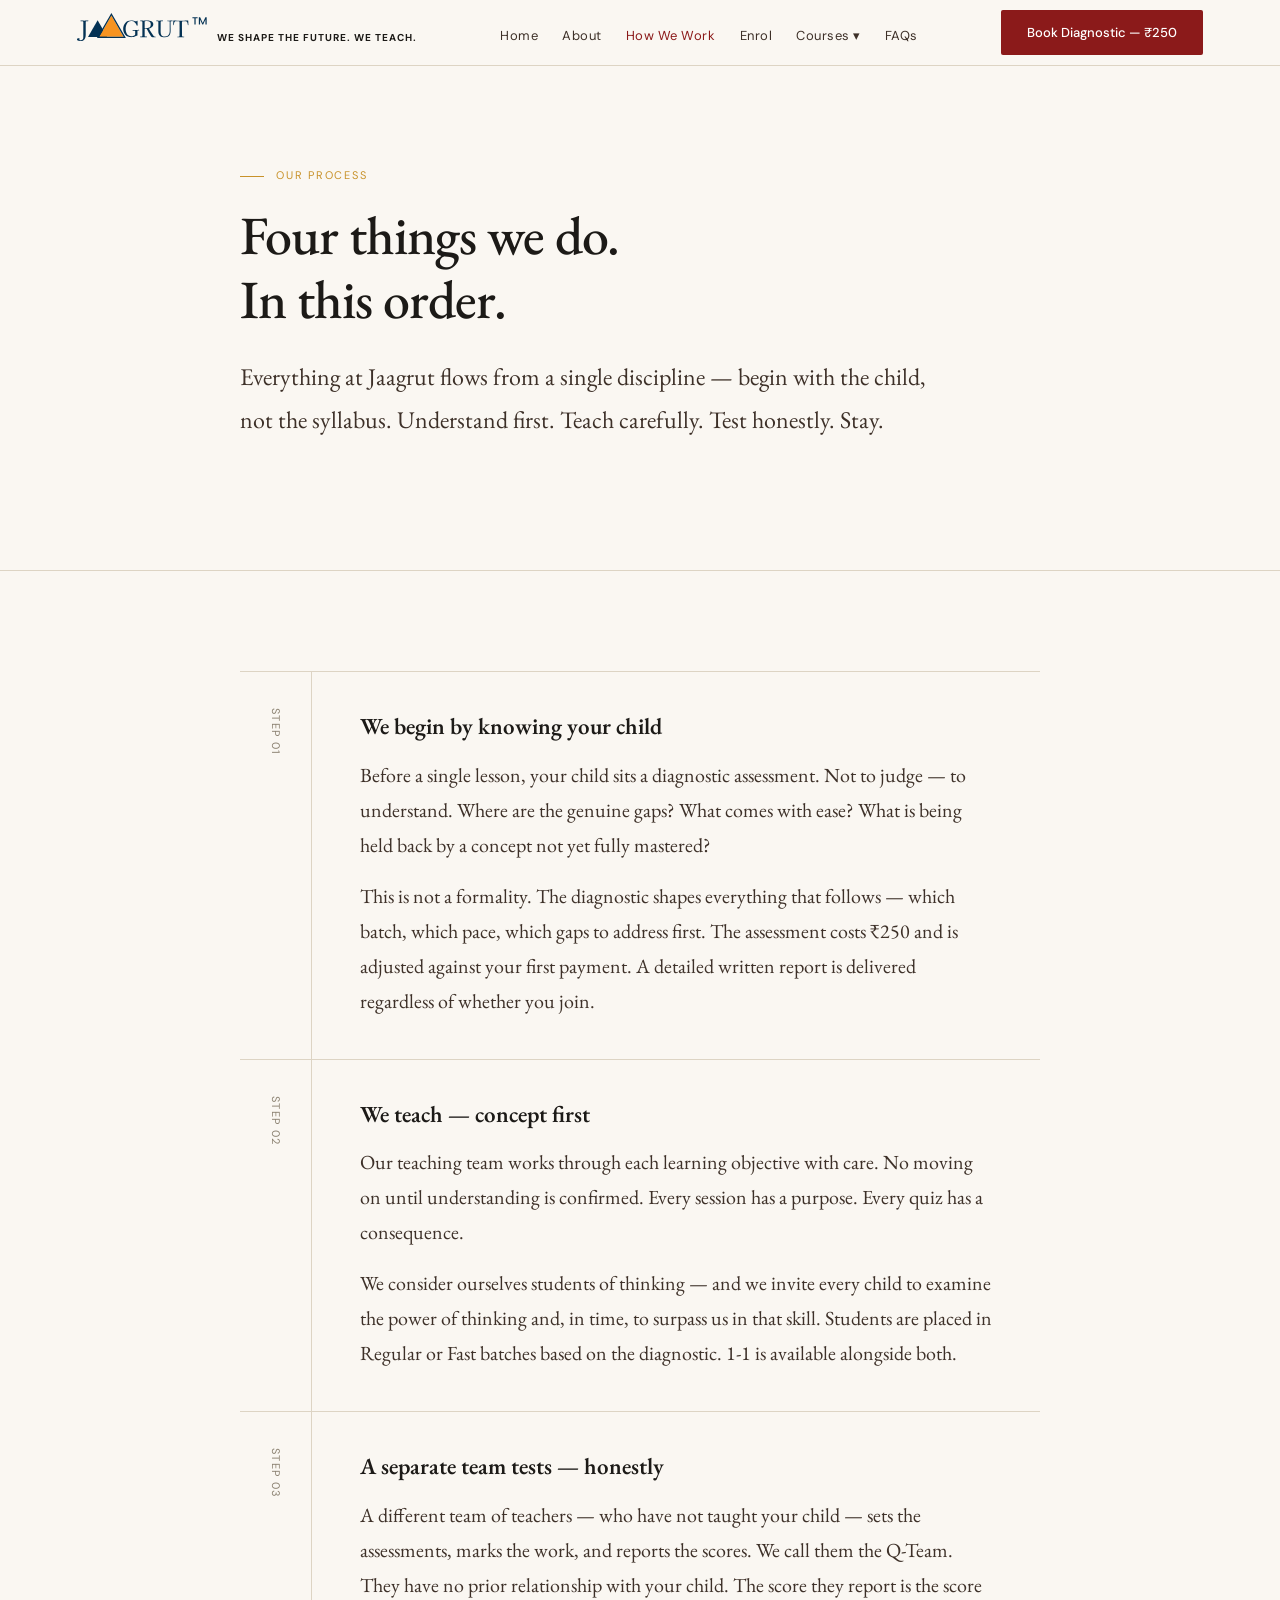
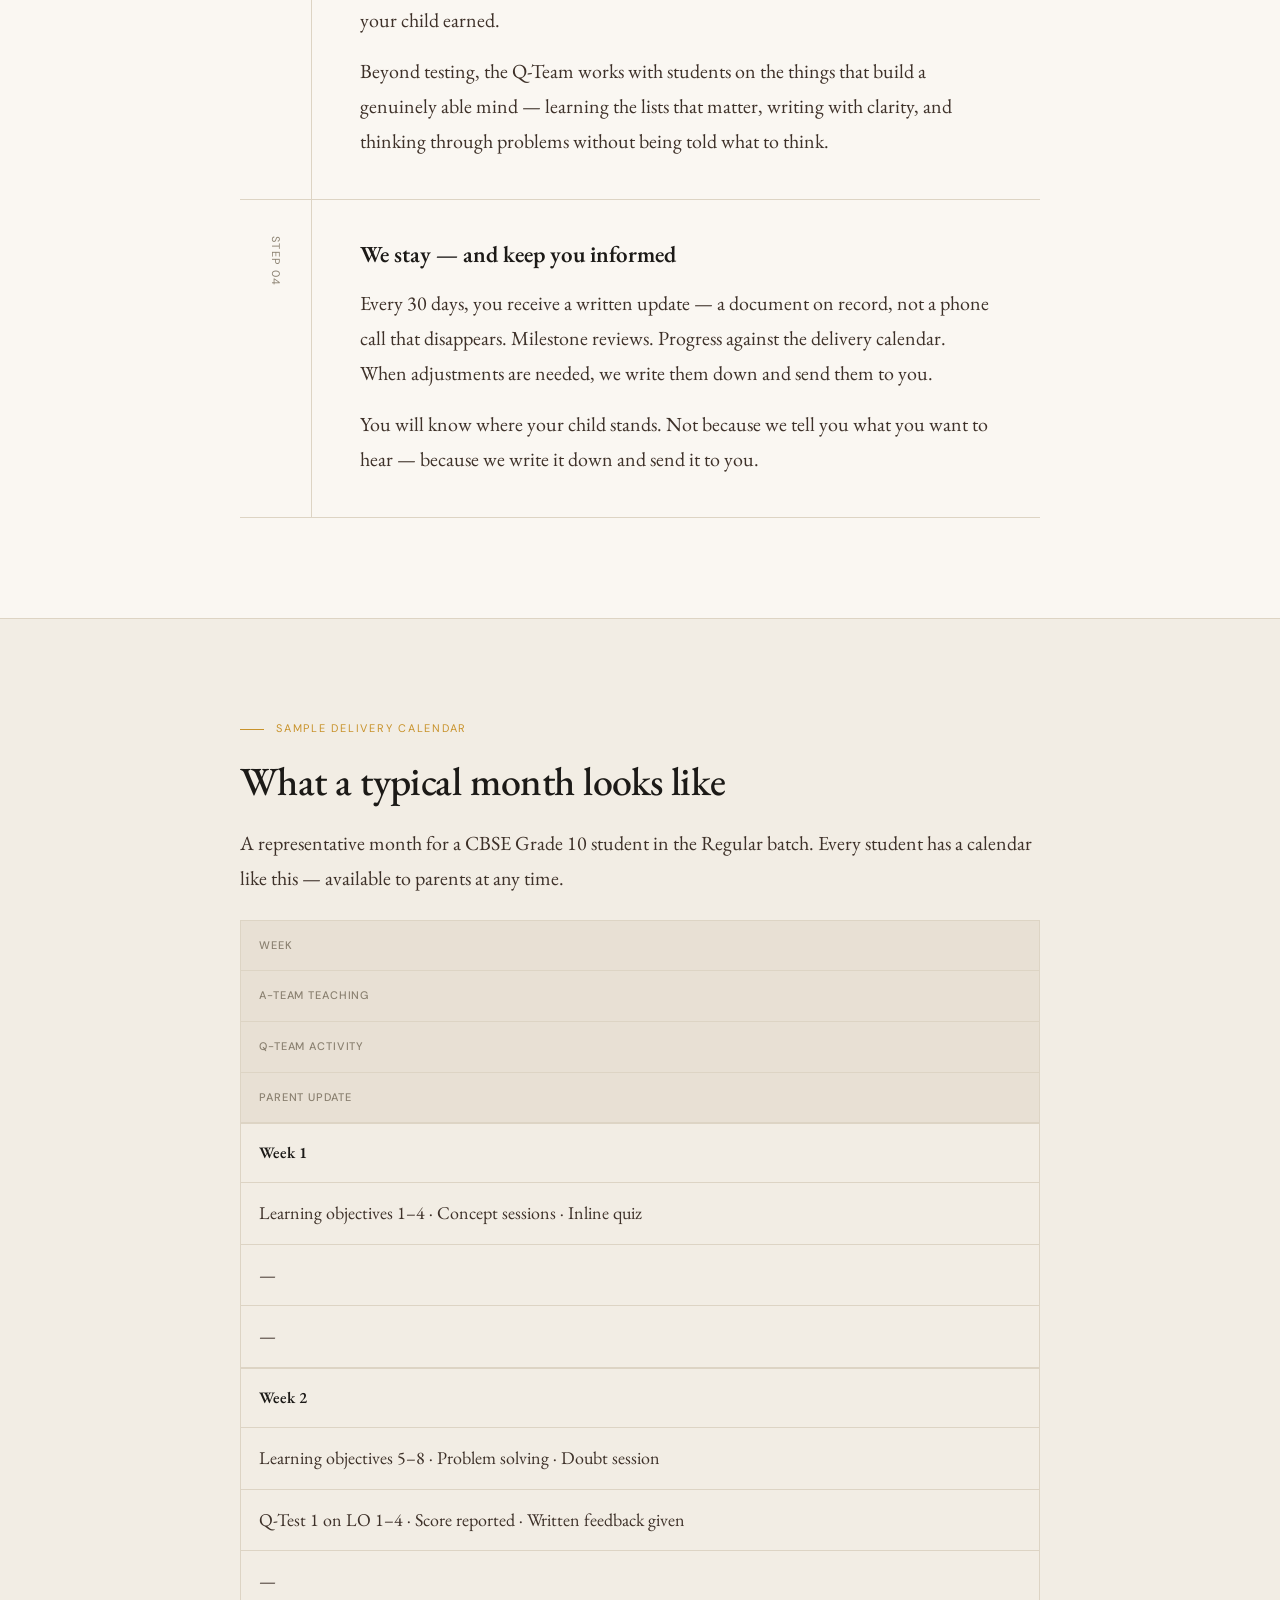
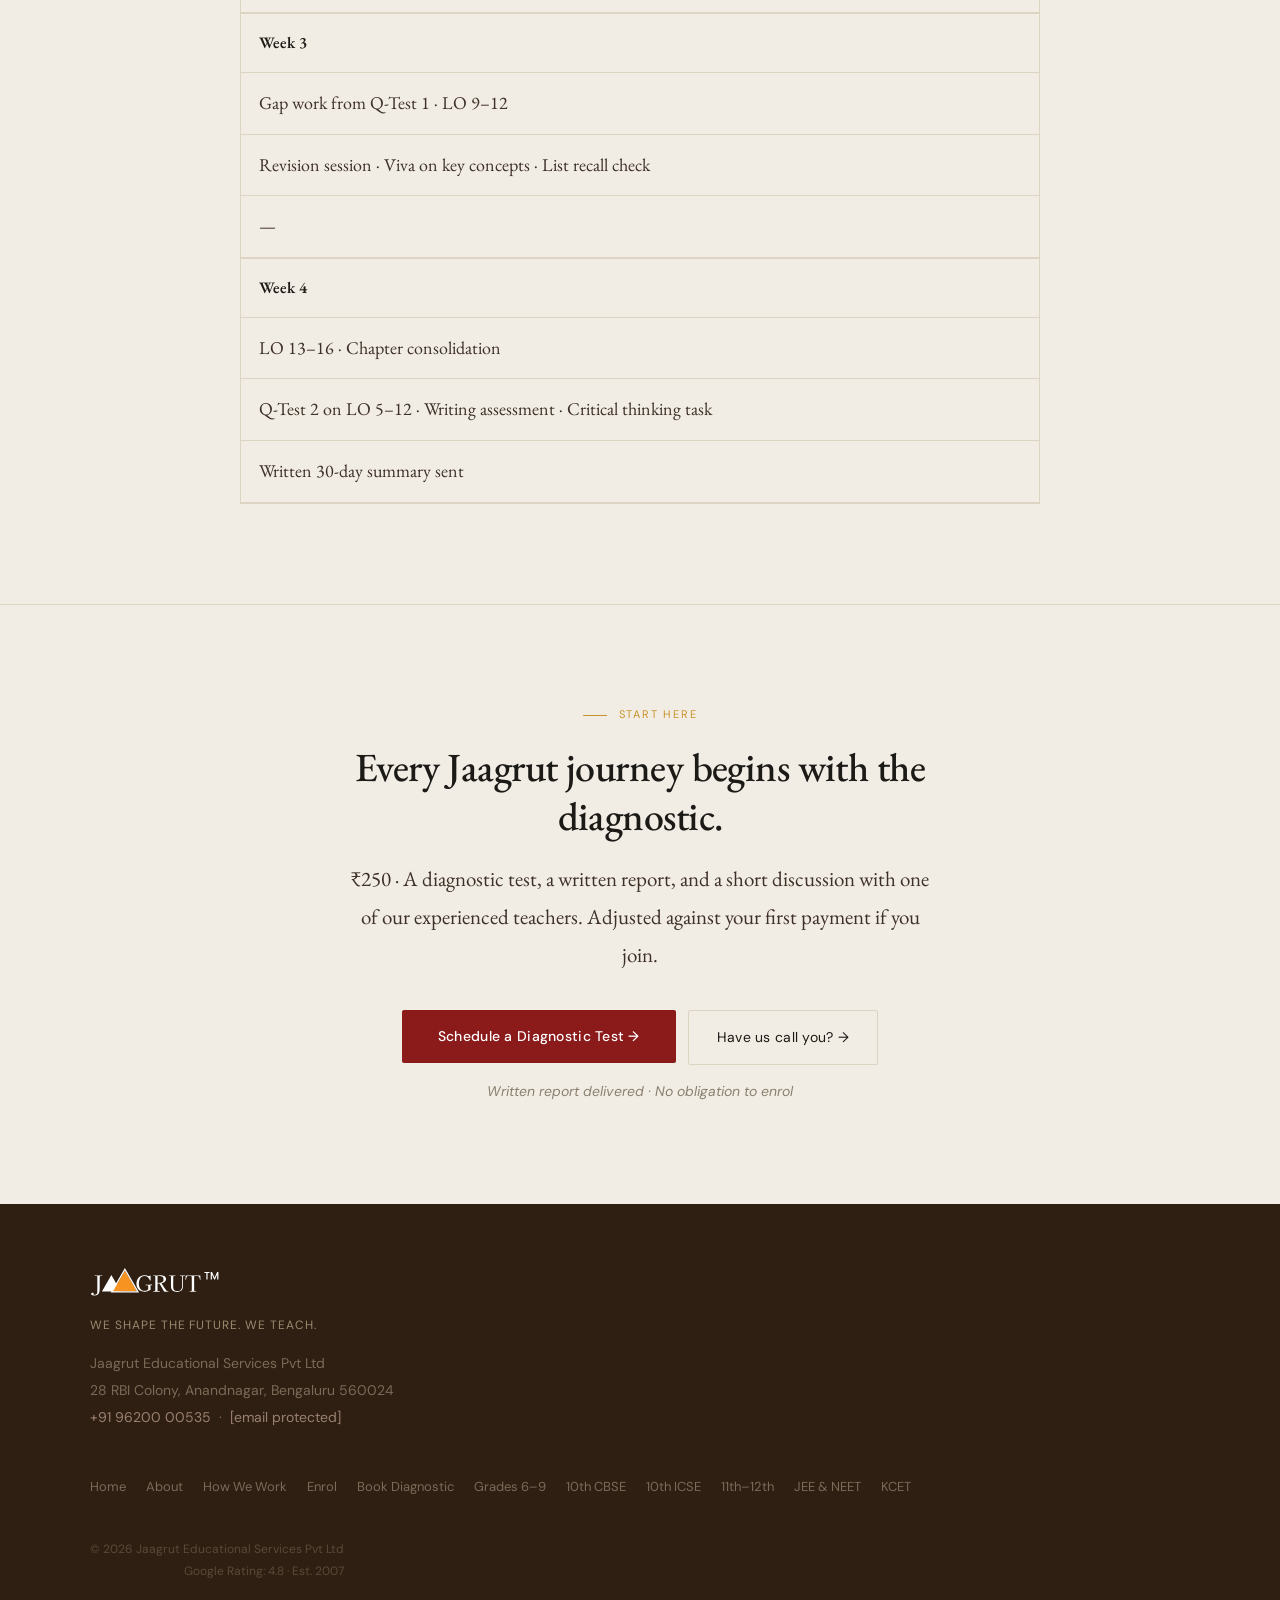
<file: how-we-work.html>
<!DOCTYPE html>

<html lang="en">
<head>
<meta charset="utf-8"/>
<meta content="width=device-width,initial-scale=1.0" name="viewport"/>
<title>How We Work — Jaagrut Teaching Method</title>
<meta content="Jaagrut's four-step process: diagnostic assessment, concept-first teaching, independent Q-Team testing, and 30-day written parent updates. See a sample delivery calendar." name="description"/>
<meta content="How We Work — Jaagrut Teaching Method" property="og:title"/>
<meta content="Jaagrut's four-step process: diagnostic assessment, concept-first teaching, independent Q-Team testing, and 30-day written parent updates. See a sample delivery calendar." property="og:description"/>
<meta content="https://www.jaagrut.com/how-we-work.html" property="og:url"/>
<meta content="website" property="og:type"/>
<meta content="Jaagrut" property="og:site_name"/>
<link href="https://www.jaagrut.com/how-we-work.html" rel="canonical"/>
<!-- Google Analytics — replace GA_MEASUREMENT_ID with your GA4 ID -->
<!-- <script async src="https://www.googletagmanager.com/gtag/js?id=GA_MEASUREMENT_ID"></script>
<script>window.dataLayer=window.dataLayer||[];function gtag(){dataLayer.push(arguments);}gtag("js",new Date());gtag("config","GA_MEASUREMENT_ID");</script> -->
<link href="https://fonts.googleapis.com" rel="preconnect"/><link href="https://fonts.googleapis.com/css2?family=EB+Garamond:ital,wght@0,400;0,500;0,600;0,700;1,400;1,500;1,600&amp;family=DM+Sans:wght@0,300;0,400;0,500&amp;display=swap" rel="stylesheet"/>
<link href="assets/css/style.css" rel="stylesheet"/>
<script type="application/ld+json">{
  "@context":"https://schema.org",
  "@graph":[
    {
      "@type":["EducationalOrganization","LocalBusiness"],
      "@id":"https://www.jaagrut.com/#org",
      "name":"Jaagrut Educational Services Pvt Ltd",
      "alternateName":"Jaagrut",
      "url":"https://www.jaagrut.com",
      "description":"Online tutoring for Mathematics and Science, Grades 6-12. CBSE, ICSE, JEE, NEET, KCET and international curricula. Founded 2007, Bengaluru.",
      "foundingDate":"2007",
      "founder":{"@type":"Person","name":"Gaurav Bajpeyee"},
      "address":{"@type":"PostalAddress","streetAddress":"28 RBI Colony, Anandnagar","addressLocality":"Bengaluru","addressRegion":"Karnataka","postalCode":"560024","addressCountry":"IN"},
      "telephone":"+919620000535",
      "email":"admin@jaagrut.com",
      "aggregateRating":{"@type":"AggregateRating","ratingValue":"4.8","bestRating":"5","ratingCount":"96"},
      "sameAs":["https://maps.app.goo.gl/KBsQXKk3epQgQAV57","https://jaagrut.com"]
    }
  ]
}</script>
</head>
<body>
<style>
#hero-hw{padding-top:152px;padding-bottom:80px;background:var(--cream-d);}
.step-row{display:grid;grid-template-columns:72px 1fr;gap:0;border-top:.5px solid var(--border);}
.step-row:last-of-type{border-bottom:.5px solid var(--border);}
.sn-col{padding:36px 0;display:flex;align-items:flex-start;justify-content:center;border-right:.5px solid var(--border);}
.sn-col span{font-family:'DM Sans',sans-serif;font-size:11px;font-weight:400;color:var(--faint);letter-spacing:.12em;writing-mode:vertical-rl;text-transform:uppercase;}
.sb-col{padding:40px 48px;}
.step-t{font-size:23px;font-weight:600;color:var(--text);margin-bottom:16px;line-height:1.3;}
.step-b{font-size:20px;color:var(--muted);line-height:1.75;margin-bottom:16px;}
.step-b:last-child{margin-bottom:0;}
.cal-wrap{margin-top:20px;border:.5px solid var(--border);}
.cal-row{display:grid;grid-template-columns:90px 1fr 1fr 150px;border-bottom:.5px solid var(--border);}
.cal-row:last-child{border-bottom:none;}
.cal-row.hd{background:var(--cream-dp);}
.cal-cell{padding:16px 18px;border-right:.5px solid var(--border);font-size:18px;color:var(--muted);line-height:1.6;}
.cal-cell:last-child{border-right:none;}
.cal-row.hd .cal-cell{font-family:'DM Sans',sans-serif;font-size:11px;font-weight:500;letter-spacing:.08em;text-transform:uppercase;color:var(--faint);}
.cal-cell.wk{font-weight:600;color:var(--text);font-size:16px;}
.cal-row{grid-template-columns:1fr;}.cal-cell{border-right:none!important;border-bottom:.5px solid var(--border);}
</style>
<a class="skip-link" href="#main-content">Skip to main content</a>
<nav>
<a class="nl" href="index.html">
<span class="nl-w">
  <svg xmlns="http://www.w3.org/2000/svg" width="130" height="28" viewBox="0 0 130 28" fill="none">
  <path d="M129.671 4.15425V11.5891H128.451V6.49703L126.183 11.5891H125.338L123.06 6.49703V11.5891H121.84V4.15425H123.156L125.766 9.98446L128.366 4.15425H129.671Z" fill="#043254"/>
  <path d="M120.605 4.15425V5.14913H118.626V11.5891H117.406V5.14913H115.417V4.15425H120.605Z" fill="#043254"/>
  <path d="M111.434 11.831C111.434 12.0435 111.343 12.1498 111.16 12.1498C111.1 12.1498 111.046 12.1498 111.001 12.1498C110.955 12.1346 110.917 12.0966 110.887 12.0359C110.872 12.0056 110.849 11.9372 110.819 11.831C110.804 11.7095 110.796 11.626 110.796 11.5804C110.72 11.125 110.606 10.6239 110.454 10.0774C110.318 9.51562 110.098 9.06015 109.794 8.71095C109.642 8.52876 109.384 8.4073 109.02 8.34657C108.655 8.28584 108.283 8.25547 107.904 8.25547C107.524 8.25547 107.228 8.25547 107.015 8.25547C106.788 8.25547 106.507 8.25547 106.173 8.25547C105.854 8.25547 105.566 8.3162 105.307 8.43766C105.065 8.55912 104.943 8.80204 104.943 9.16642C104.943 11.459 104.951 13.7591 104.966 16.0669C104.996 18.3594 105.011 20.6596 105.011 22.9673C105.011 23.1647 105.095 23.3165 105.262 23.4228C105.429 23.5139 105.619 23.5746 105.831 23.605C106.044 23.6354 106.218 23.6505 106.355 23.6505C106.477 23.6505 106.583 23.6505 106.674 23.6505C106.78 23.6354 106.886 23.6278 106.993 23.6278C107.145 23.6278 107.22 23.6961 107.22 23.8327C107.22 23.8935 107.22 23.9846 107.22 24.106C107.22 24.2123 107.167 24.2654 107.061 24.2654C106.514 24.2654 105.968 24.2578 105.421 24.2427C104.89 24.2123 104.351 24.1971 103.804 24.1971C103.076 24.1971 102.332 24.2199 101.573 24.2654C101.406 24.2654 101.231 24.273 101.049 24.2882C100.867 24.3034 100.692 24.311 100.525 24.311C100.388 24.311 100.32 24.2275 100.32 24.0605C100.32 23.8783 100.343 23.7644 100.388 23.7189C100.434 23.6733 100.54 23.6505 100.707 23.6505C100.737 23.6505 100.768 23.6581 100.798 23.6733C100.844 23.6733 100.874 23.6733 100.889 23.6733C101.056 23.6733 101.269 23.6581 101.527 23.6278C101.785 23.5974 102.013 23.5367 102.21 23.4456C102.423 23.3393 102.529 23.1799 102.529 22.9673C102.544 21.7983 102.552 20.6292 102.552 19.4602C102.567 18.2911 102.575 17.1221 102.575 15.953C102.575 14.7991 102.567 13.6529 102.552 12.5142C102.537 11.3603 102.529 10.2064 102.529 9.05255C102.529 8.87036 102.453 8.70336 102.301 8.55153C102.165 8.39971 102.013 8.3162 101.846 8.30102C101.709 8.27066 101.565 8.25547 101.413 8.25547C101.277 8.25547 101.132 8.25547 100.98 8.25547H98.9535C98.407 8.25547 97.997 8.39212 97.7237 8.6654C97.4656 8.9235 97.2834 9.26511 97.1772 9.69022C97.0709 10.1001 96.9722 10.5253 96.8811 10.9656C96.8811 10.9959 96.8583 11.1022 96.8128 11.2844C96.7824 11.4514 96.7445 11.6184 96.6989 11.7854C96.6685 11.9372 96.6458 12.0207 96.6306 12.0359C96.5698 12.1118 96.4787 12.1498 96.3573 12.1498C96.1903 12.1498 96.1068 12.0663 96.1068 11.8993C96.1068 11.8385 96.1068 11.7626 96.1068 11.6715C96.122 11.5653 96.1371 11.4438 96.1523 11.3072C96.1827 10.958 96.2055 10.5404 96.2206 10.0546C96.251 9.55358 96.2738 9.09051 96.289 8.6654C96.3042 8.51358 96.3117 8.36175 96.3117 8.20993C96.3117 8.0581 96.3193 7.92146 96.3345 7.8C96.3345 7.58744 96.4636 7.49635 96.7217 7.52671C97.83 7.63299 98.946 7.68613 100.069 7.68613C101.208 7.67095 102.332 7.66336 103.44 7.66336H105.376C105.998 7.66336 106.621 7.66336 107.243 7.66336C107.881 7.64817 108.519 7.63299 109.156 7.61781C109.43 7.60263 109.71 7.59504 109.999 7.59504C110.303 7.57985 110.599 7.57226 110.887 7.57226C111.084 7.57226 111.198 7.64817 111.229 7.8C111.244 7.84555 111.259 8.01255 111.274 8.30102C111.289 8.57431 111.305 8.89314 111.32 9.25752C111.335 9.60672 111.343 9.94073 111.343 10.2596C111.358 10.5632 111.365 10.7758 111.365 10.8972C111.38 11.0491 111.396 11.2009 111.411 11.3527C111.426 11.5045 111.434 11.6639 111.434 11.831Z" fill="#043254"/>
  <path d="M95.6092 7.91355C95.6092 8.06538 95.5712 8.15647 95.4953 8.18683C95.4194 8.2172 95.3207 8.23238 95.1993 8.23238C95.093 8.23238 94.9867 8.23238 94.8804 8.23238C94.7741 8.2172 94.6679 8.20961 94.5616 8.20961C94.349 8.20961 94.1364 8.24756 93.9239 8.32348C93.7265 8.38421 93.6126 8.54362 93.5823 8.80173C93.5671 9.05983 93.5595 9.32552 93.5595 9.59881C93.5595 9.8721 93.5595 10.1454 93.5595 10.4187C93.5595 11.6636 93.5671 12.9162 93.5823 14.1763C93.6126 15.4213 93.6278 16.6739 93.6278 17.934C93.6278 19.2245 93.438 20.3556 93.0585 21.3273C92.6789 22.2838 92.064 23.0277 91.2138 23.5591C90.3787 24.0905 89.2628 24.3562 87.866 24.3562C85.8467 24.3562 84.2525 23.8704 83.0834 22.8987C81.9296 21.9118 81.3526 20.3708 81.3526 18.2756V9.21166C81.3526 9.13574 81.3526 9.05983 81.3526 8.98392C81.3678 8.89282 81.3678 8.81691 81.3526 8.75618C81.3374 8.46771 81.1856 8.29311 80.8972 8.23238C80.6239 8.17165 80.3734 8.14129 80.1456 8.14129C80.0393 8.14129 79.9255 8.14888 79.804 8.16406C79.6977 8.16406 79.5839 8.16406 79.4624 8.16406C79.4169 8.16406 79.3637 8.1337 79.303 8.07297C79.2878 8.01224 79.2802 7.92873 79.2802 7.82246C79.2802 7.65545 79.3789 7.57194 79.5763 7.57194C79.7433 7.57194 79.9027 7.57954 80.0545 7.59472C80.2064 7.59472 80.3582 7.60231 80.51 7.61749C80.8592 7.63267 81.2008 7.64786 81.5348 7.66304C81.8688 7.66304 82.2029 7.66304 82.5369 7.66304C83.0683 7.66304 83.592 7.64786 84.1083 7.61749C84.6396 7.58713 85.171 7.57194 85.7024 7.57194C85.8998 7.57194 85.9985 7.66304 85.9985 7.84523C85.9985 7.90596 85.9833 7.98187 85.953 8.07297C85.9226 8.14888 85.8618 8.18683 85.7707 8.18683C85.5734 8.18683 85.3836 8.18683 85.2014 8.18683C85.0192 8.17165 84.8294 8.16406 84.6321 8.16406C84.465 8.16406 84.2753 8.20961 84.0627 8.3007C83.8502 8.3918 83.7287 8.53603 83.6983 8.73341C83.6528 8.97633 83.6376 9.24202 83.6528 9.53049C83.668 9.80377 83.6756 10.0695 83.6756 10.3276C83.6756 11.7092 83.668 13.0908 83.6528 14.4724C83.6376 15.854 83.63 17.2356 83.63 18.6172C83.63 19.7104 83.7439 20.6213 83.9716 21.3501C84.1994 22.0788 84.6245 22.633 85.247 23.0126C85.8694 23.3769 86.7804 23.5591 87.9799 23.5591C89.1489 23.5591 90.0751 23.3162 90.7583 22.8304C91.4567 22.3445 91.9577 21.6841 92.2614 20.8491C92.565 20.014 92.7169 19.0651 92.7169 18.0023C92.7169 16.4689 92.7093 14.9355 92.6941 13.402C92.6941 11.8686 92.6941 10.3352 92.6941 8.80173C92.6941 8.58917 92.5802 8.43735 92.3525 8.34625C92.1247 8.25516 91.9198 8.20961 91.7376 8.20961C91.5554 8.20961 91.3732 8.2172 91.191 8.23238C91.0088 8.24757 90.819 8.25516 90.6217 8.25516C90.5306 8.25516 90.485 8.18684 90.485 8.05019C90.485 7.92873 90.485 7.82246 90.485 7.73136C90.5002 7.64027 90.5837 7.59472 90.7355 7.59472C90.9481 7.59472 91.1682 7.6099 91.396 7.64027C91.6237 7.65545 91.8439 7.66304 92.0564 7.66304C92.8156 7.66304 93.5671 7.64027 94.3111 7.59472C94.5084 7.59472 94.6982 7.58713 94.8804 7.57194C95.0778 7.55676 95.2676 7.54917 95.4498 7.54917C95.5409 7.54917 95.5864 7.59472 95.5864 7.68581C95.6016 7.77691 95.6092 7.85282 95.6092 7.91355Z" fill="#043254"/>
  <path d="M73.7686 11.6034C73.7686 10.2673 73.4194 9.35639 72.7211 8.87055C72.0378 8.36953 71.0737 8.11902 69.8288 8.11902H69.0772C68.9254 8.11902 68.7356 8.1342 68.5079 8.16457C68.2953 8.17975 68.098 8.23289 67.9158 8.32398C67.7488 8.3999 67.6653 8.54413 67.6653 8.75668V15.0878C67.8323 15.1485 68.0221 15.1865 68.2346 15.2017C68.4472 15.2168 68.6445 15.2244 68.8267 15.2244C69.434 15.2244 70.0262 15.1713 70.6031 15.065C71.1952 14.9587 71.7266 14.7765 72.1973 14.5184C72.6831 14.2603 73.0627 13.896 73.3359 13.4253C73.6244 12.9546 73.7686 12.3473 73.7686 11.6034ZM78.7561 23.8785C78.7561 23.9847 78.6498 24.0682 78.4373 24.129C78.2247 24.1897 77.9742 24.2277 77.6857 24.2428C77.3973 24.2732 77.124 24.2884 76.8659 24.2884C76.623 24.2884 76.4559 24.2884 76.3649 24.2884C75.7576 24.2884 75.2717 24.2277 74.9073 24.1062C74.543 23.9696 74.1862 23.628 73.837 23.0814C73.093 21.882 72.3719 20.6674 71.6735 19.4376C70.9902 18.2078 70.307 16.9704 69.6238 15.7255L67.6653 15.7938V23.0131C67.6653 23.2408 67.7564 23.3926 67.9386 23.4685C68.1208 23.5444 68.3029 23.5824 68.4851 23.5824C68.6977 23.5824 68.9026 23.5748 69.1 23.5596C69.2974 23.5444 69.4948 23.5369 69.6921 23.5369C69.7984 23.5369 69.8592 23.5824 69.8743 23.6735C69.9047 23.7646 69.9199 23.8481 69.9199 23.924C69.9199 24.0455 69.8819 24.129 69.806 24.1745C69.7453 24.2049 69.6618 24.2201 69.5555 24.2201C68.8875 24.2201 68.2118 24.2125 67.5286 24.1973C66.8454 24.1669 66.1698 24.1518 65.5018 24.1518C65.1374 24.1518 64.773 24.1669 64.4086 24.1973C64.0594 24.2125 63.7026 24.2201 63.3383 24.2201C63.2472 24.2201 63.1864 24.1821 63.1561 24.1062C63.1409 24.0151 63.1333 23.9392 63.1333 23.8785C63.1333 23.6811 63.2168 23.5824 63.3838 23.5824C63.5205 23.5824 63.6495 23.59 63.771 23.6052C63.9076 23.6052 64.0367 23.6052 64.1581 23.6052C64.3859 23.6052 64.6288 23.5824 64.8869 23.5369C65.1602 23.4761 65.312 23.3015 65.3424 23.0131C65.3727 22.6335 65.3803 22.1932 65.3651 21.6922C65.3651 21.176 65.3651 20.7281 65.3651 20.3485C65.3651 19.8475 65.3651 19.3465 65.3651 18.8455C65.3651 18.3293 65.3651 17.8206 65.3651 17.3196C65.3651 16.272 65.3651 15.2244 65.3651 14.1768C65.3803 13.1292 65.3879 12.0817 65.3879 11.0341C65.3879 10.6545 65.3879 10.2749 65.3879 9.89537C65.3879 9.50063 65.3727 9.12106 65.3424 8.75668C65.312 8.45303 65.1526 8.28603 64.8641 8.25566C64.5908 8.21011 64.3403 8.18734 64.1126 8.18734C64.0215 8.18734 63.9304 8.19493 63.8393 8.21011C63.7482 8.21011 63.6571 8.21011 63.566 8.21011C63.3383 8.21011 63.2244 8.08106 63.2244 7.82296C63.2244 7.65595 63.3003 7.57245 63.4521 7.57245C63.9683 7.57245 64.477 7.58763 64.978 7.618C65.4942 7.64836 66.0104 7.66354 66.5266 7.66354C67.2402 7.66354 67.9462 7.63318 68.6445 7.57245C69.3429 7.51172 70.0413 7.48135 70.7397 7.48135C71.3167 7.48135 71.924 7.54208 72.5616 7.66354C73.2145 7.785 73.8218 7.98238 74.3835 8.25566C74.9453 8.52895 75.4008 8.90851 75.75 9.39435C76.1143 9.86501 76.2965 10.4647 76.2965 11.1935C76.2965 12.1044 76.0384 12.8939 75.5222 13.5619C75.0212 14.2148 74.3684 14.7234 73.5637 15.0878C73.2752 15.2244 72.9792 15.3307 72.6755 15.4066C72.3719 15.4674 72.0682 15.5281 71.7646 15.5888C72.463 16.7731 73.1917 17.9421 73.9508 19.096C74.7251 20.2498 75.507 21.3885 76.2965 22.512C76.5243 22.8309 76.7596 23.089 77.0025 23.2863C77.2606 23.4685 77.5795 23.5976 77.959 23.6735C78.0501 23.6887 78.2019 23.6963 78.4145 23.6963C78.6422 23.6963 78.7561 23.757 78.7561 23.8785Z" fill="#043254"/>
  <path d="M62.171 17.2288C62.171 17.3199 62.1482 17.4034 62.1027 17.4793C62.0571 17.5552 61.9812 17.5931 61.8749 17.5931H60.463V22.4667C59.4002 22.8311 58.345 23.2335 57.2974 23.6737C56.7964 23.8863 56.265 24.0229 55.7033 24.0837C55.1567 24.1444 54.6177 24.1748 54.0863 24.1748C53.6308 24.1748 53.1222 24.1216 52.5605 24.0154C51.9987 23.9091 51.4522 23.7572 50.9208 23.5599C50.4046 23.3625 49.9491 23.1348 49.5543 22.8767C48.4005 22.1024 47.5427 21.1003 46.9809 19.8705C46.4343 18.6407 46.1611 17.335 46.1611 15.9534C46.1611 14.7844 46.3432 13.6837 46.7076 12.6512C47.0872 11.6188 47.6262 10.7079 48.3246 9.91839C49.023 9.1289 49.858 8.51401 50.8297 8.07372C51.8165 7.61824 52.9173 7.3905 54.1319 7.3905C55.0276 7.3905 55.8854 7.51196 56.7053 7.75488C56.8419 7.80043 57.0621 7.86875 57.3657 7.95985C57.6694 8.05094 57.973 8.14204 58.2767 8.23313C58.5803 8.30904 58.7853 8.347 58.8916 8.347C59.2104 8.347 59.4306 8.30904 59.552 8.23313C59.6735 8.14204 59.7646 8.04335 59.8253 7.93707C59.9012 7.83079 60.0075 7.74729 60.1441 7.68656H60.3263C60.4478 7.68656 60.5161 7.75488 60.5313 7.89152C60.5617 8.04335 60.5693 8.20277 60.5541 8.36977C60.5541 8.53678 60.5541 8.70379 60.5541 8.8708C60.5541 9.34145 60.5617 9.81211 60.5768 10.2828C60.6072 10.7534 60.6224 11.2317 60.6224 11.7175C60.6224 11.8997 60.6148 12.1123 60.5996 12.3552C60.5996 12.5981 60.463 12.7196 60.1897 12.7196C60.0986 12.7196 60.0151 12.712 59.9392 12.6968C59.8784 12.6664 59.8177 12.6133 59.757 12.5374C59.7418 12.507 59.7038 12.4235 59.6431 12.2869C59.5824 12.135 59.5217 11.9832 59.4609 11.8314C59.4002 11.6644 59.3546 11.5505 59.3243 11.4898C58.9144 10.5636 58.3146 9.78934 57.5252 9.16686C57.1152 8.83284 56.5914 8.56715 55.9538 8.36977C55.3313 8.1724 54.7544 8.07372 54.223 8.07372C53.2057 8.07372 52.3403 8.32423 51.6268 8.82525C50.9132 9.31109 50.3362 9.94876 49.896 10.7382C49.4557 11.5277 49.1368 12.378 48.9394 13.2889C48.7421 14.1999 48.6434 15.0804 48.6434 15.9307C48.6434 16.8264 48.7497 17.707 48.9622 18.5724C49.1748 19.4378 49.5012 20.2197 49.9415 20.9181C50.397 21.6165 50.9891 22.1783 51.7179 22.6034C52.4466 23.0133 53.3196 23.2183 54.3368 23.2183C54.6405 23.2183 55.0049 23.1879 55.43 23.1272C55.8551 23.0664 56.2802 22.9602 56.7053 22.8083C57.1304 22.6565 57.4796 22.4516 57.7529 22.1934C58.0414 21.9353 58.1856 21.6089 58.1856 21.2142V18.208C58.1856 17.9651 58.0641 17.8133 57.8212 17.7526C57.5935 17.6767 57.3961 17.6387 57.2291 17.6387C57.0014 17.6387 56.7736 17.6539 56.5459 17.6842C56.3181 17.6994 56.0904 17.707 55.8627 17.707C55.7412 17.707 55.6577 17.6691 55.6122 17.5931C55.5818 17.5172 55.5666 17.4261 55.5666 17.3199C55.5666 17.2288 55.5818 17.1453 55.6122 17.0694C55.6425 16.9783 55.7184 16.9327 55.8399 16.9327C56.0828 16.9327 56.3181 16.9403 56.5459 16.9555C56.7736 16.9555 57.009 16.9555 57.2519 16.9555H58.8688C59.1269 16.9555 59.385 16.9555 59.6431 16.9555C59.9012 16.9555 60.1593 16.9479 60.4174 16.9327C60.6755 16.9327 60.926 16.9251 61.169 16.9099C61.4119 16.8796 61.6548 16.8644 61.8977 16.8644C61.9888 16.8644 62.0571 16.9099 62.1027 17.001C62.1482 17.0769 62.171 17.1529 62.171 17.2288Z" fill="#043254"/>
  <path d="M11.3641 7.868C11.3641 7.97428 11.3489 8.05778 11.3186 8.11851C11.3034 8.17924 11.2351 8.20961 11.1136 8.20961C10.8859 8.20961 10.6581 8.20961 10.4304 8.20961C10.2178 8.19443 9.99768 8.18683 9.76994 8.18683C9.55739 8.18683 9.33724 8.24757 9.10951 8.36903C8.89695 8.4753 8.77549 8.65749 8.74513 8.9156C8.72994 9.02187 8.72235 9.13574 8.72235 9.2572C8.73753 9.36348 8.74513 9.47735 8.74513 9.59881C8.74513 11.6181 8.73753 13.6374 8.72235 15.6566C8.72235 17.6759 8.72235 19.7028 8.72235 21.7372C8.72235 22.9063 8.55534 23.9615 8.22133 24.9028C7.9025 25.8593 7.36352 26.6108 6.60439 27.1574C5.84527 27.7191 4.81286 28 3.50716 28C3.23387 28 2.89986 27.9924 2.50511 27.9772C2.11037 27.9621 1.72321 27.9089 1.34365 27.8178C0.964089 27.7267 0.645256 27.5673 0.387154 27.3396C0.129051 27.127 0 26.8234 0 26.4286C0 26.0491 0.144234 25.7454 0.432702 25.5177C0.721169 25.3051 1.03241 25.1988 1.36643 25.1988C1.48789 25.1988 1.6473 25.2292 1.84467 25.2899C2.05723 25.3507 2.24701 25.4342 2.41402 25.5404C2.58103 25.6467 2.66453 25.7758 2.66453 25.9276C2.6038 26.0035 2.54307 26.087 2.48234 26.1781C2.42161 26.2692 2.39125 26.3755 2.39125 26.4969C2.39125 26.8158 2.5203 27.0359 2.7784 27.1574C3.0365 27.2788 3.2946 27.3396 3.55271 27.3396C3.91709 27.3396 4.28147 27.2637 4.64585 27.1118C5.01023 26.9752 5.32906 26.7702 5.60235 26.4969C5.89081 26.2388 6.073 25.92 6.14892 25.5404C6.22483 25.0698 6.27038 24.5991 6.28556 24.1285C6.30074 23.6578 6.30833 23.1872 6.30833 22.7165V8.9156C6.30833 8.67268 6.20965 8.49808 6.01227 8.3918C5.8149 8.28552 5.58716 8.22479 5.32906 8.20961C5.07096 8.17924 4.8584 8.16406 4.6914 8.16406C4.53957 8.16406 4.38775 8.17165 4.23592 8.18683C4.09928 8.20202 3.96264 8.20961 3.82599 8.20961C3.61344 8.20961 3.50716 8.10333 3.50716 7.89078C3.50716 7.66304 3.60585 7.54917 3.80322 7.54917C3.95504 7.54917 4.10687 7.55676 4.25869 7.57194C4.4257 7.58713 4.58512 7.59472 4.73694 7.59472C5.60235 7.64027 6.47534 7.66304 7.35593 7.66304C7.97841 7.66304 8.60848 7.64786 9.24615 7.61749C9.88381 7.57194 10.5139 7.54917 11.1364 7.54917C11.2578 7.54917 11.3262 7.58713 11.3413 7.66304C11.3565 7.72377 11.3641 7.79209 11.3641 7.868Z" fill="#043254"/>
  <path d="M20.6363 7.20755L30.2816 23.9136H10.991L20.6363 7.20755Z" fill="#043254"/>
  <path d="M34.395 2.62125L46.5935 23.7495H22.1966L34.395 2.62125Z" fill="#F79421"/>
  <path d="M48.8633 25.0591H19.9271L34.3952 0L48.8633 25.0591ZM22.1971 23.7489H46.5934L34.3952 2.62056L22.1971 23.7489Z" fill="#043254"/>
</svg>
</span>
<span class="nl-t">We shape the future. We teach.</span>
</a>
<ul class="nm"><li><a href="index.html">Home</a></li><li><a href="about.html">About</a></li><li><a class="on" href="how-we-work.html">How We Work</a></li><li><a href="enrol.html">Enrol</a></li><li class="has-dropdown">
        <a href="courses.html">Courses ▾</a>
        <div class="nav-dropdown">
          <div class="nav-dropdown-inn">
            <a href="grades-6-9.html">Grades 6–9</a>
            <a href="cbse-10.html">10th CBSE</a>
            <a href="icse-10.html">10th ICSE</a>
            <a href="class-11-12.html">Classes 11–12</a>
            <a href="jee-neet.html">JEE &amp; NEET</a>
            <a href="kcet.html">KCET</a>
          </div>
        </div>
      </li><li><a href="faq.html">FAQs</a></li></ul>
<a class="nc" href="book-diagnostic.html">Book Diagnostic — ₹250</a>
<button class="ham-btn" id="ham"><span></span><span></span><span></span></button></nav><div class="mob-menu" id="mob-nav">
<a href="index.html">Home</a>
<a href="about.html">About</a>
<a class="on" href="how-we-work.html">How We Work</a>
<a href="enrol.html">Enrol</a><li class="has-dropdown">
        <a href="courses.html">Courses ▾</a>
        <div class="nav-dropdown">
          <div class="nav-dropdown-inn">
            <a href="grades-6-9.html">Grades 6–9</a>
            <a href="cbse-10.html">10th CBSE</a>
            <a href="icse-10.html">10th ICSE</a>
            <a href="class-11-12.html">Classes 11–12</a>
            <a href="jee-neet.html">JEE &amp; NEET</a>
            <a href="kcet.html">KCET</a>
          </div>
        </div>
      </li><a href="grades-6-9.html">Grades 6–9</a>
<a href="cbse-10.html">10th CBSE</a>
<a href="icse-10.html">10th ICSE</a>
<a href="class-11-12.html">Classes 11–12</a>
<a href="jee-neet.html">JEE &amp; NEET</a>
<a href="kcet.html">KCET</a>
<a href="faq.html">FAQs</a>
<a class="mob-menu-cta" href="book-diagnostic.html">Schedule a Diagnostic Test →</a>
</div>
<section id="main-content">
<div class="inn">
<div class="lbl">Our process</div>
<h1 class="h1">Four things we do.<br/>In this order.</h1>
<p class="body-xl">Everything at Jaagrut flows from a single discipline — begin with the child, not the syllabus. Understand first. Teach carefully. Test honestly. Stay.</p>
</div>
</section>
<section>
<div class="inn">
<div class="step-row">
<div class="sn-col"><span>Step 01</span></div>
<div class="sb-col">
<div class="step-t">We begin by knowing your child</div>
<p class="step-b">Before a single lesson, your child sits a diagnostic assessment. Not to judge — to understand. Where are the genuine gaps? What comes with ease? What is being held back by a concept not yet fully mastered?</p>
<p class="step-b">This is not a formality. The diagnostic shapes everything that follows — which batch, which pace, which gaps to address first. The assessment costs ₹250 and is adjusted against your first payment. A detailed written report is delivered regardless of whether you join.</p>
</div>
</div>
<div class="step-row">
<div class="sn-col"><span>Step 02</span></div>
<div class="sb-col">
<div class="step-t">We teach — concept first</div>
<p class="step-b">Our teaching team works through each learning objective with care. No moving on until understanding is confirmed. Every session has a purpose. Every quiz has a consequence.</p>
<p class="step-b">We consider ourselves students of thinking — and we invite every child to examine the power of thinking and, in time, to surpass us in that skill. Students are placed in Regular or Fast batches based on the diagnostic. 1-1 is available alongside both.</p>
</div>
</div>
<div class="step-row">
<div class="sn-col"><span>Step 03</span></div>
<div class="sb-col">
<div class="step-t">A separate team tests — honestly</div>
<p class="step-b">A different team of teachers — who have not taught your child — sets the assessments, marks the work, and reports the scores. We call them the Q-Team. They have no prior relationship with your child. The score they report is the score your child earned.</p>
<p class="step-b">Beyond testing, the Q-Team works with students on the things that build a genuinely able mind — learning the lists that matter, writing with clarity, and thinking through problems without being told what to think.</p>
</div>
</div>
<div class="step-row">
<div class="sn-col"><span>Step 04</span></div>
<div class="sb-col">
<div class="step-t">We stay — and keep you informed</div>
<p class="step-b">Every 30 days, you receive a written update — a document on record, not a phone call that disappears. Milestone reviews. Progress against the delivery calendar. When adjustments are needed, we write them down and send them to you.</p>
<p class="step-b">You will know where your child stands. Not because we tell you what you want to hear — because we write it down and send it to you.</p>
</div>
</div>
</div>
</section>
<section style="background:var(--cream-d);">
<div class="inn">
<div class="lbl">Sample delivery calendar</div>
<h2 class="h2">What a typical month looks like</h2>
<p class="body-md" style="margin-bottom:24px;">A representative month for a CBSE Grade 10 student in the Regular batch. Every student has a calendar like this — available to parents at any time.</p>
<div class="cal-wrap">
<div class="cal-row hd"><div class="cal-cell">Week</div><div class="cal-cell">A-Team teaching</div><div class="cal-cell">Q-Team activity</div><div class="cal-cell">Parent update</div></div>
<div class="cal-row"><div class="cal-cell wk">Week 1</div><div class="cal-cell">Learning objectives 1–4 · Concept sessions · Inline quiz</div><div class="cal-cell">—</div><div class="cal-cell">—</div></div>
<div class="cal-row"><div class="cal-cell wk">Week 2</div><div class="cal-cell">Learning objectives 5–8 · Problem solving · Doubt session</div><div class="cal-cell">Q-Test 1 on LO 1–4 · Score reported · Written feedback given</div><div class="cal-cell">—</div></div>
<div class="cal-row"><div class="cal-cell wk">Week 3</div><div class="cal-cell">Gap work from Q-Test 1 · LO 9–12</div><div class="cal-cell">Revision session · Viva on key concepts · List recall check</div><div class="cal-cell">—</div></div>
<div class="cal-row"><div class="cal-cell wk">Week 4</div><div class="cal-cell">LO 13–16 · Chapter consolidation</div><div class="cal-cell">Q-Test 2 on LO 5–12 · Writing assessment · Critical thinking task</div><div class="cal-cell">Written 30-day summary sent</div></div>
</div>
</div>
</section>
<section style="background:var(--cream-d);border-bottom:none;text-align:center;">
<div class="inn">
<div class="lbl" style="justify-content:center;">Start here</div>
<h2 class="h2" style="max-width:580px;margin:0 auto 20px;">Every Jaagrut journey begins with the diagnostic.</h2>
<p class="body-lg" style="max-width:580px;margin:0 auto 36px;text-align:center;">₹250 · A diagnostic test, a written report, and a short discussion with one of our experienced teachers. Adjusted against your first payment if you join.</p>
<div style="display:flex;flex-wrap:wrap;gap:12px;align-items:flex-start; justify-content: center;"><a class="btn-p" href="book-diagnostic.html">Schedule a Diagnostic Test →</a>
<div class="cb-wrap">
<a class="btn-cb" onclick="toggleCb('cb-howwework1')">Have us call you? →</a>
<div class="cb-form" id="cb-howwework1" style="display:none;">
<div class="cb-inner">
<div class="cb-head">We will call you back.</div>
<div class="cb-sub">Leave your details and we will reach out to you.</div>
<div class="cb-field">
<label class="cb-label" for="cb-n-howwework1">Your name</label>
<input class="cb-input" id="cb-n-howwework1" placeholder="Your name" type="text"/>
</div>
<div class="cb-field">
<label class="cb-label" for="cb-p-howwework1">Phone with country code</label>
<input class="cb-input" id="cb-p-howwework1" placeholder="+91 98765 43210" type="tel"/>
</div>
<div class="cb-field">
<label class="cb-label" for="cb-e-howwework1">Email address</label>
<input aria-describedby="cb-e-howwework1-hint" class="cb-input" id="cb-e-howwework1" placeholder="your@email.com" type="email"/>
<div class="cb-hint" id="cb-hint-1">In case we miss your call, we will reach you here.</div>
</div>
<div class="cb-field">
<label class="cb-label" for="cb-m-howwework1">Your message <span class="cb-opt">optional</span></label>
<textarea class="cb-textarea" id="cb-m-howwework1" placeholder="Tell us about your child — grade, board, subject, any specific concern..."></textarea>
</div>
<button class="cb-send" onclick="sendCb('howwework1','How We Work')">Send on WhatsApp →</button>
<div class="cb-sent" id="cb-done-howwework1" style="display:none;">Thank you. We will call you shortly.</div>
</div>
</div>
</div></div></div>
<p style="font-family:'DM Sans',sans-serif;font-size:14px;color:var(--faint);margin-top:14px;font-style:italic;">Written report delivered · No obligation to enrol</p>
</section>
<footer>
    <div class="ft">
      <div>
        <div class="ft-name">
          <svg xmlns="http://www.w3.org/2000/svg" width="130" height="28" viewBox="0 0 146 32" fill="none">
          <path
            d="M145.457 4.66V13H144.089V7.288L141.545 13H140.597L138.041 7.288V13H136.673V4.66H138.149L141.077 11.2L143.993 4.66H145.457Z"
            fill="#fff" />
          <path d="M135.288 4.66V5.776H133.068V13H131.7V5.776H129.468V4.66H135.288Z" fill="#fff" />
          <path
            d="M125 13.2713C125 13.5097 124.898 13.6289 124.693 13.6289C124.625 13.6289 124.566 13.6289 124.515 13.6289C124.464 13.6119 124.421 13.5693 124.387 13.5012C124.37 13.4671 124.344 13.3905 124.31 13.2713C124.293 13.135 124.285 13.0414 124.285 12.9903C124.2 12.4794 124.072 11.9173 123.902 11.3042C123.748 10.6741 123.501 10.1632 123.161 9.77144C122.99 9.56707 122.701 9.43082 122.292 9.3627C121.883 9.29458 121.466 9.26051 121.04 9.26051C120.615 9.26051 120.282 9.26051 120.044 9.26051C119.789 9.26051 119.473 9.26051 119.099 9.26051C118.741 9.26051 118.418 9.32864 118.128 9.46488C117.856 9.60113 117.719 9.87362 117.719 10.2824C117.719 12.854 117.728 15.4342 117.745 18.0229C117.779 20.5946 117.796 23.1748 117.796 25.7634C117.796 25.9848 117.89 26.1552 118.077 26.2744C118.264 26.3766 118.477 26.4447 118.716 26.4787C118.954 26.5128 119.15 26.5298 119.303 26.5298C119.439 26.5298 119.559 26.5298 119.661 26.5298C119.78 26.5128 119.899 26.5043 120.018 26.5043C120.189 26.5043 120.274 26.5809 120.274 26.7342C120.274 26.8023 120.274 26.9045 120.274 27.0408C120.274 27.16 120.214 27.2196 120.095 27.2196C119.482 27.2196 118.869 27.2111 118.256 27.194C117.66 27.16 117.055 27.1429 116.442 27.1429C115.624 27.1429 114.79 27.1685 113.938 27.2196C113.751 27.2196 113.555 27.2281 113.351 27.2451C113.146 27.2622 112.951 27.2707 112.763 27.2707C112.61 27.2707 112.533 27.177 112.533 26.9897C112.533 26.7853 112.559 26.6576 112.61 26.6065C112.661 26.5554 112.78 26.5298 112.968 26.5298C113.002 26.5298 113.036 26.5384 113.07 26.5554C113.121 26.5554 113.155 26.5554 113.172 26.5554C113.359 26.5554 113.598 26.5384 113.887 26.5043C114.177 26.4702 114.432 26.4021 114.654 26.2999C114.892 26.1807 115.011 26.0019 115.011 25.7634C115.028 24.4521 115.037 23.1407 115.037 21.8293C115.054 20.5179 115.062 19.2066 115.062 17.8952C115.062 16.6008 115.054 15.315 115.037 14.0377C115.02 12.7433 115.011 11.449 115.011 10.1546C115.011 9.95026 114.926 9.76292 114.756 9.59262C114.603 9.42231 114.432 9.32864 114.245 9.31161C114.092 9.27754 113.93 9.26051 113.76 9.26051C113.606 9.26051 113.444 9.26051 113.274 9.26051H111.001C110.387 9.26051 109.928 9.41379 109.621 9.72035C109.331 10.0099 109.127 10.3931 109.008 10.8699C108.889 11.3298 108.778 11.8066 108.676 12.3005C108.676 12.3346 108.65 12.4538 108.599 12.6582C108.565 12.8455 108.523 13.0329 108.471 13.2202C108.437 13.3905 108.412 13.4842 108.395 13.5012C108.327 13.5864 108.224 13.6289 108.088 13.6289C107.901 13.6289 107.807 13.5353 107.807 13.3479C107.807 13.2798 107.807 13.1946 107.807 13.0925C107.824 12.9732 107.841 12.837 107.858 12.6837C107.892 12.292 107.918 11.8237 107.935 11.2787C107.969 10.7167 107.995 10.1972 108.012 9.72035C108.029 9.55004 108.037 9.37973 108.037 9.20942C108.037 9.03911 108.046 8.88583 108.063 8.74959C108.063 8.51115 108.207 8.40897 108.497 8.44303C109.74 8.56225 110.992 8.62185 112.252 8.62185C113.53 8.60482 114.79 8.59631 116.033 8.59631H118.205C118.903 8.59631 119.601 8.59631 120.299 8.59631C121.015 8.57928 121.73 8.56225 122.445 8.54522C122.752 8.52819 123.067 8.51967 123.391 8.51967C123.731 8.50264 124.063 8.49412 124.387 8.49412C124.608 8.49412 124.736 8.57928 124.77 8.74959C124.787 8.80068 124.804 8.98802 124.821 9.31161C124.838 9.61816 124.855 9.97581 124.872 10.3846C124.889 10.7763 124.898 11.1509 124.898 11.5086C124.915 11.8492 124.923 12.0876 124.923 12.2239C124.94 12.3942 124.957 12.5645 124.974 12.7348C124.991 12.9051 125 13.0839 125 13.2713Z"
            fill="#fff" />
          <path
            d="M107.249 8.87696C107.249 9.04727 107.206 9.14946 107.121 9.18352C107.036 9.21758 106.925 9.23461 106.789 9.23461C106.67 9.23461 106.551 9.23461 106.432 9.23461C106.312 9.21758 106.193 9.20906 106.074 9.20906C105.835 9.20906 105.597 9.25164 105.359 9.3368C105.137 9.40492 105.009 9.58374 104.975 9.87327C104.958 10.1628 104.95 10.4608 104.95 10.7674C104.95 11.0739 104.95 11.3805 104.95 11.6871C104.95 13.0836 104.958 14.4886 104.975 15.9022C105.009 17.2987 105.026 18.7038 105.026 20.1174C105.026 21.565 104.814 22.8338 104.388 23.9238C103.962 24.9967 103.272 25.8312 102.319 26.4273C101.382 27.0234 100.13 27.3214 98.5632 27.3214C96.2981 27.3214 94.5097 26.7764 93.1983 25.6865C91.904 24.5794 91.2568 22.8508 91.2568 20.5005V10.3331C91.2568 10.248 91.2568 10.1628 91.2568 10.0776C91.2739 9.97546 91.2739 9.8903 91.2568 9.82218C91.2398 9.49859 91.0695 9.30273 90.7459 9.23461C90.4394 9.16649 90.1583 9.13243 89.9029 9.13243C89.7837 9.13243 89.6559 9.14094 89.5197 9.15797C89.4005 9.15797 89.2727 9.15797 89.1365 9.15797C89.0854 9.15797 89.0258 9.12391 88.9577 9.05579C88.9406 8.98766 88.9321 8.89399 88.9321 8.77478C88.9321 8.58744 89.0428 8.49377 89.2642 8.49377C89.4516 8.49377 89.6304 8.50228 89.8007 8.51931C89.971 8.51931 90.1413 8.52783 90.3116 8.54486C90.7033 8.56189 91.0865 8.57892 91.4612 8.59595C91.8359 8.59595 92.2106 8.59595 92.5853 8.59595C93.1813 8.59595 93.7689 8.57892 94.3479 8.54486C94.944 8.5108 95.5401 8.49377 96.1362 8.49377C96.3576 8.49377 96.4683 8.59595 96.4683 8.80032C96.4683 8.86845 96.4513 8.9536 96.4172 9.05579C96.3832 9.14094 96.315 9.18352 96.2128 9.18352C95.9914 9.18352 95.7785 9.18352 95.5742 9.18352C95.3698 9.16649 95.1569 9.15797 94.9355 9.15797C94.7482 9.15797 94.5353 9.20906 94.2968 9.31125C94.0584 9.41344 93.9222 9.57523 93.8881 9.79663C93.837 10.0691 93.82 10.3672 93.837 10.6908C93.854 10.9973 93.8626 11.2953 93.8626 11.5849C93.8626 13.1347 93.854 14.6845 93.837 16.2343C93.82 17.7841 93.8115 19.3339 93.8115 20.8837C93.8115 22.11 93.9392 23.1318 94.1947 23.9493C94.4501 24.7668 94.927 25.3884 95.6253 25.8142C96.3235 26.2229 97.3455 26.4273 98.6909 26.4273C100.002 26.4273 101.041 26.1548 101.808 25.6098C102.591 25.0648 103.153 24.324 103.494 23.3873C103.834 22.4506 104.005 21.3862 104.005 20.194C104.005 18.4739 103.996 16.7537 103.979 15.0336C103.979 13.3135 103.979 11.5934 103.979 9.87327C103.979 9.63484 103.851 9.46453 103.596 9.36234C103.34 9.26016 103.11 9.20906 102.906 9.20906C102.702 9.20906 102.497 9.21758 102.293 9.23461C102.089 9.25164 101.876 9.26016 101.654 9.26016C101.552 9.26016 101.501 9.18352 101.501 9.03024C101.501 8.89399 101.501 8.77478 101.501 8.67259C101.518 8.57041 101.612 8.51931 101.782 8.51931C102.02 8.51931 102.267 8.53635 102.523 8.57041C102.778 8.58744 103.025 8.59595 103.264 8.59595C104.115 8.59595 104.958 8.57041 105.793 8.51931C106.014 8.51931 106.227 8.5108 106.432 8.49377C106.653 8.47674 106.866 8.46822 107.07 8.46822C107.172 8.46822 107.223 8.51931 107.223 8.6215C107.241 8.72368 107.249 8.80884 107.249 8.87696Z"
            fill="#fff" />
          <path
            d="M82.7495 13.016C82.7495 11.5173 82.3578 10.4955 81.5744 9.95047C80.808 9.38846 79.7266 9.10745 78.33 9.10745H77.487C77.3167 9.10745 77.1038 9.12448 76.8483 9.15854C76.6099 9.17557 76.3885 9.23518 76.1841 9.33736C75.9968 9.42252 75.9031 9.58431 75.9031 9.82274V16.9246C76.0905 16.9927 76.3033 17.0353 76.5418 17.0524C76.7802 17.0694 77.0016 17.0779 77.206 17.0779C77.8872 17.0779 78.5514 17.0183 79.1986 16.8991C79.8628 16.7799 80.4589 16.5755 80.9868 16.286C81.5318 15.9964 81.9576 15.5877 82.2642 15.0597C82.5877 14.5318 82.7495 13.8505 82.7495 13.016ZM88.3442 26.7855C88.3442 26.9047 88.225 26.9984 87.9865 27.0665C87.7481 27.1346 87.4671 27.1772 87.1435 27.1943C86.8199 27.2283 86.5134 27.2453 86.2238 27.2453C85.9513 27.2453 85.764 27.2453 85.6618 27.2453C84.9806 27.2453 84.4356 27.1772 84.0269 27.041C83.6181 26.8877 83.2179 26.5045 82.8262 25.8914C81.9917 24.5459 81.1827 23.1835 80.3993 21.804C79.6329 20.4245 78.8665 19.0365 78.1001 17.6399L75.9031 17.7166V25.8147C75.9031 26.0702 76.0053 26.2405 76.2097 26.3257C76.414 26.4108 76.6184 26.4534 76.8228 26.4534C77.0612 26.4534 77.2911 26.4449 77.5125 26.4279C77.7339 26.4108 77.9553 26.4023 78.1767 26.4023C78.296 26.4023 78.3641 26.4534 78.3811 26.5556C78.4152 26.6578 78.4322 26.7514 78.4322 26.8366C78.4322 26.9728 78.3896 27.0665 78.3045 27.1176C78.2364 27.1517 78.1427 27.1687 78.0235 27.1687C77.2741 27.1687 76.5162 27.1602 75.7498 27.1432C74.9835 27.1091 74.2256 27.0921 73.4762 27.0921C73.0675 27.0921 72.6587 27.1091 72.25 27.1432C71.8583 27.1602 71.4581 27.1687 71.0493 27.1687C70.9471 27.1687 70.879 27.1261 70.845 27.041C70.8279 26.9388 70.8194 26.8536 70.8194 26.7855C70.8194 26.5641 70.9131 26.4534 71.1004 26.4534C71.2537 26.4534 71.3985 26.4619 71.5347 26.479C71.688 26.479 71.8327 26.479 71.969 26.479C72.2245 26.479 72.4969 26.4534 72.7865 26.4023C73.093 26.3342 73.2633 26.1383 73.2974 25.8147C73.3315 25.389 73.34 24.8951 73.3229 24.3331C73.3229 23.754 73.3229 23.2516 73.3229 22.8258C73.3229 22.2638 73.3229 21.7018 73.3229 21.1398C73.3229 20.5607 73.3229 19.9902 73.3229 19.4282C73.3229 18.253 73.3229 17.0779 73.3229 15.9028C73.34 14.7276 73.3485 13.5525 73.3485 12.3774C73.3485 11.9516 73.3485 11.5258 73.3485 11.1001C73.3485 10.6573 73.3315 10.2315 73.2974 9.82274C73.2633 9.48213 73.0845 9.29479 72.7609 9.26072C72.4544 9.20963 72.1734 9.18408 71.9179 9.18408C71.8157 9.18408 71.7135 9.1926 71.6113 9.20963C71.5092 9.20963 71.407 9.20963 71.3048 9.20963C71.0493 9.20963 70.9216 9.06487 70.9216 8.77534C70.9216 8.588 71.0067 8.49433 71.1771 8.49433C71.7561 8.49433 72.3266 8.51136 72.8887 8.54543C73.4677 8.57949 74.0468 8.59652 74.6258 8.59652C75.4263 8.59652 76.2182 8.56246 77.0016 8.49433C77.785 8.42621 78.5685 8.39215 79.3519 8.39215C79.9991 8.39215 80.6803 8.46027 81.3956 8.59652C82.1279 8.73277 82.8091 8.95417 83.4393 9.26072C84.0694 9.56728 84.5804 9.99305 84.9721 10.538C85.3808 11.066 85.5852 11.7387 85.5852 12.5562C85.5852 13.5781 85.2957 14.4637 84.7166 15.213C84.1546 15.9453 83.4223 16.5159 82.5196 16.9246C82.196 17.0779 81.8639 17.1971 81.5233 17.2823C81.1827 17.3504 80.8421 17.4185 80.5015 17.4866C81.2849 18.8151 82.1024 20.1264 82.9539 21.4208C83.8225 22.7151 84.6996 23.9924 85.5852 25.2527C85.8407 25.6104 86.1046 25.8999 86.3771 26.1213C86.6666 26.3257 87.0243 26.4704 87.4501 26.5556C87.5523 26.5726 87.7226 26.5811 87.961 26.5811C88.2165 26.5811 88.3442 26.6493 88.3442 26.7855Z"
            fill="#fff" />
          <path
            d="M69.74 19.3263C69.74 19.4284 69.7144 19.5221 69.6633 19.6073C69.6122 19.6924 69.5271 19.735 69.4079 19.735H67.824V25.2019C66.6318 25.6107 65.4482 26.062 64.273 26.5559C63.711 26.7943 63.1149 26.9476 62.4848 27.0157C61.8717 27.0838 61.2671 27.1179 60.671 27.1179C60.1601 27.1179 59.5895 27.0583 58.9594 26.9391C58.3293 26.8198 57.7162 26.6495 57.1201 26.4281C56.541 26.2067 56.0301 25.9513 55.5873 25.6617C54.2929 24.7932 53.3307 23.6691 52.7006 22.2896C52.0874 20.9101 51.7809 19.4455 51.7809 17.8957C51.7809 16.5843 51.9853 15.3495 52.394 14.1914C52.8198 13.0333 53.4244 12.0115 54.2078 11.1259C54.9912 10.2403 55.9279 9.55052 57.0179 9.05663C58.1249 8.5457 59.3596 8.29024 60.7221 8.29024C61.7269 8.29024 62.6892 8.42648 63.6088 8.69898C63.7621 8.75007 64.0091 8.82671 64.3497 8.9289C64.6903 9.03108 65.0309 9.13327 65.3715 9.23545C65.7121 9.32061 65.9421 9.36318 66.0613 9.36318C66.4189 9.36318 66.6659 9.32061 66.8021 9.23545C66.9384 9.13327 67.0406 9.02256 67.1087 8.90335C67.1938 8.78413 67.3131 8.69046 67.4663 8.62234H67.6707C67.8069 8.62234 67.8836 8.69898 67.9006 8.85226C67.9347 9.02256 67.9432 9.20139 67.9262 9.38873C67.9262 9.57607 67.9262 9.76341 67.9262 9.95075C67.9262 10.4787 67.9347 11.0067 67.9517 11.5346C67.9858 12.0626 68.0028 12.5991 68.0028 13.144C68.0028 13.3484 67.9943 13.5868 67.9773 13.8593C67.9773 14.1318 67.824 14.2681 67.5174 14.2681C67.4152 14.2681 67.3216 14.2596 67.2364 14.2425C67.1683 14.2085 67.1002 14.1489 67.032 14.0637C67.015 14.0296 66.9724 13.936 66.9043 13.7827C66.8362 13.6124 66.7681 13.4421 66.6999 13.2718C66.6318 13.0844 66.5807 12.9567 66.5467 12.8886C66.0868 11.8497 65.4141 10.9811 64.5285 10.2829C64.0687 9.90817 63.4811 9.61013 62.7658 9.38873C62.0675 9.16733 61.4204 9.05663 60.8243 9.05663C59.6832 9.05663 58.7125 9.33764 57.912 9.89965C57.1116 10.4446 56.4644 11.1599 55.9705 12.0455C55.4766 12.9312 55.1189 13.8849 54.8975 14.9067C54.6761 15.9286 54.5654 16.9164 54.5654 17.8701C54.5654 18.8749 54.6847 19.8627 54.9231 20.8335C55.1615 21.8042 55.5277 22.6813 56.0216 23.4648C56.5325 24.2482 57.1967 24.8783 58.0142 25.3552C58.8317 25.815 59.8109 26.0449 60.952 26.0449C61.2926 26.0449 61.7014 26.0109 62.1782 25.9428C62.6551 25.8746 63.132 25.7554 63.6088 25.5851C64.0857 25.4148 64.4774 25.1849 64.784 24.8954C65.1076 24.6058 65.2693 24.2397 65.2693 23.7969V20.4247C65.2693 20.1523 65.1331 19.9819 64.8606 19.9138C64.6051 19.8287 64.3837 19.7861 64.1964 19.7861C63.9409 19.7861 63.6855 19.8031 63.43 19.8372C63.1745 19.8542 62.9191 19.8627 62.6636 19.8627C62.5274 19.8627 62.4337 19.8202 62.3826 19.735C62.3485 19.6498 62.3315 19.5477 62.3315 19.4284C62.3315 19.3263 62.3485 19.2326 62.3826 19.1474C62.4167 19.0452 62.5018 18.9942 62.6381 18.9942C62.9106 18.9942 63.1745 19.0027 63.43 19.0197C63.6855 19.0197 63.9495 19.0197 64.2219 19.0197H66.0357C66.3253 19.0197 66.6148 19.0197 66.9043 19.0197C67.1938 19.0197 67.4834 19.0112 67.7729 18.9942C68.0624 18.9942 68.3434 18.9856 68.6159 18.9686C68.8884 18.9345 69.1609 18.9175 69.4334 18.9175C69.5356 18.9175 69.6122 18.9686 69.6633 19.0708C69.7144 19.1559 69.74 19.2411 69.74 19.3263Z"
            fill="#fff" />
          <path
            d="M12.7476 8.82587C12.7476 8.94509 12.7306 9.03876 12.6965 9.10688C12.6795 9.175 12.6029 9.20906 12.4666 9.20906C12.2111 9.20906 11.9557 9.20906 11.7002 9.20906C11.4618 9.19203 11.2148 9.18352 10.9594 9.18352C10.7209 9.18352 10.474 9.25164 10.2185 9.38789C9.9801 9.50711 9.84385 9.71148 9.80979 10.001C9.79276 10.1202 9.78425 10.2479 9.78425 10.3842C9.80128 10.5034 9.80979 10.6311 9.80979 10.7674C9.80979 13.0325 9.80128 15.2976 9.78425 17.5627C9.78425 19.8278 9.78425 22.1014 9.78425 24.3836C9.78425 25.695 9.59691 26.8786 9.22223 27.9345C8.86458 29.0075 8.25998 29.8505 7.40844 30.4636C6.55689 31.0938 5.39879 31.4088 3.93414 31.4088C3.62758 31.4088 3.2529 31.4003 2.8101 31.3833C2.36729 31.3663 1.93301 31.3066 1.50723 31.2045C1.08146 31.1023 0.723813 30.9235 0.434287 30.668C0.144762 30.4296 0 30.0889 0 29.6461C0 29.2204 0.161794 28.8797 0.485381 28.6243C0.808967 28.3859 1.1581 28.2666 1.53278 28.2666C1.66903 28.2666 1.84785 28.3007 2.06925 28.3688C2.30769 28.4369 2.52057 28.5306 2.70791 28.6498C2.89525 28.769 2.98892 28.9138 2.98892 29.0841C2.9208 29.1693 2.85267 29.2629 2.78455 29.3651C2.71643 29.4673 2.68237 29.5865 2.68237 29.7228C2.68237 30.0804 2.82713 30.3274 3.11665 30.4636C3.40618 30.5999 3.6957 30.668 3.98523 30.668C4.39397 30.668 4.80271 30.5828 5.21145 30.4125C5.62019 30.2592 5.97784 30.0293 6.2844 29.7228C6.60799 29.4333 6.81236 29.0756 6.89751 28.6498C6.98266 28.1219 7.03376 27.5939 7.05079 27.066C7.06782 26.538 7.07634 26.01 7.07634 25.4821V10.001C7.07634 9.72851 6.96563 9.53265 6.74423 9.41344C6.52283 9.29422 6.26737 9.2261 5.97784 9.20906C5.68832 9.175 5.44988 9.15797 5.26254 9.15797C5.09224 9.15797 4.92193 9.16649 4.75162 9.18352C4.59834 9.20055 4.44506 9.20906 4.29178 9.20906C4.05335 9.20906 3.93414 9.08985 3.93414 8.85142C3.93414 8.59595 4.04484 8.46822 4.26624 8.46822C4.43655 8.46822 4.60686 8.47674 4.77717 8.49377C4.9645 8.5108 5.14333 8.51931 5.31364 8.51931C6.2844 8.57041 7.26367 8.59595 8.25147 8.59595C8.94973 8.59595 9.65652 8.57892 10.3718 8.54486C11.0871 8.49377 11.7939 8.46822 12.4922 8.46822C12.6284 8.46822 12.705 8.5108 12.7221 8.59595C12.7391 8.66408 12.7476 8.74072 12.7476 8.82587Z"
            fill="#fff" />
          <path d="M23.1486 8.08502L33.9681 26.825H12.3291L23.1486 8.08502Z" fill="#fff" />
          <path d="M38.5824 2.94037L52.266 26.6409H24.8989L38.5824 2.94037Z" fill="#F79421" />
          <path
            d="M54.8122 28.1099H22.3531L38.5826 0L54.8122 28.1099ZM24.8994 26.6401H52.2658L38.5826 2.9396L24.8994 26.6401Z"
            fill="#fff" />
        </svg>
        </div>
        <div class="ft-tag">We shape the future. We teach.</div>
        <div class="ft-info">
          Jaagrut Educational Services Pvt Ltd<br />
          28 RBI Colony, Anandnagar, Bengaluru 560024<br />
          <a href="tel:+919620000535">+91 96200 00535</a>  · 
          <a href="/cdn-cgi/l/email-protection#78191c151116381219191f0a0d0c561b1715"><span class="__cf_email__"
              data-cfemail="a9c8cdc4c0c7e9c3c8c8cedbdcdd87cac6c4">[email protected]</span></a>
        </div>
      </div>
      <ul class="ft-links">
        <li><a href="index.html">Home</a></li>
        <li><a href="about.html">About</a></li>
        <li><a href="how-we-work.html">How We Work</a></li>
        <li><a href="enrol.html">Enrol</a></li>
        <li><a href="book-diagnostic.html">Book Diagnostic</a></li>
        <li><a href="grades-6-9.html">Grades 6–9</a></li>
        <li><a href="cbse-10.html">10th CBSE</a></li>
        <li><a href="icse-10.html">10th ICSE</a></li>
        <li><a href="class-11-12.html">11th–12th</a></li>
        <li><a href="jee-neet.html">JEE &amp; NEET</a></li>
        <li><a href="kcet.html">KCET</a></li>
      </ul>
      <div class="ft-legal">© <span id="year"></span> Jaagrut Educational Services Pvt Ltd<br />Google Rating: 4.8 · Est. 2007</div>
    </div>
  </footer><script src="assets/js/main.js"></script></body></html>
</file>
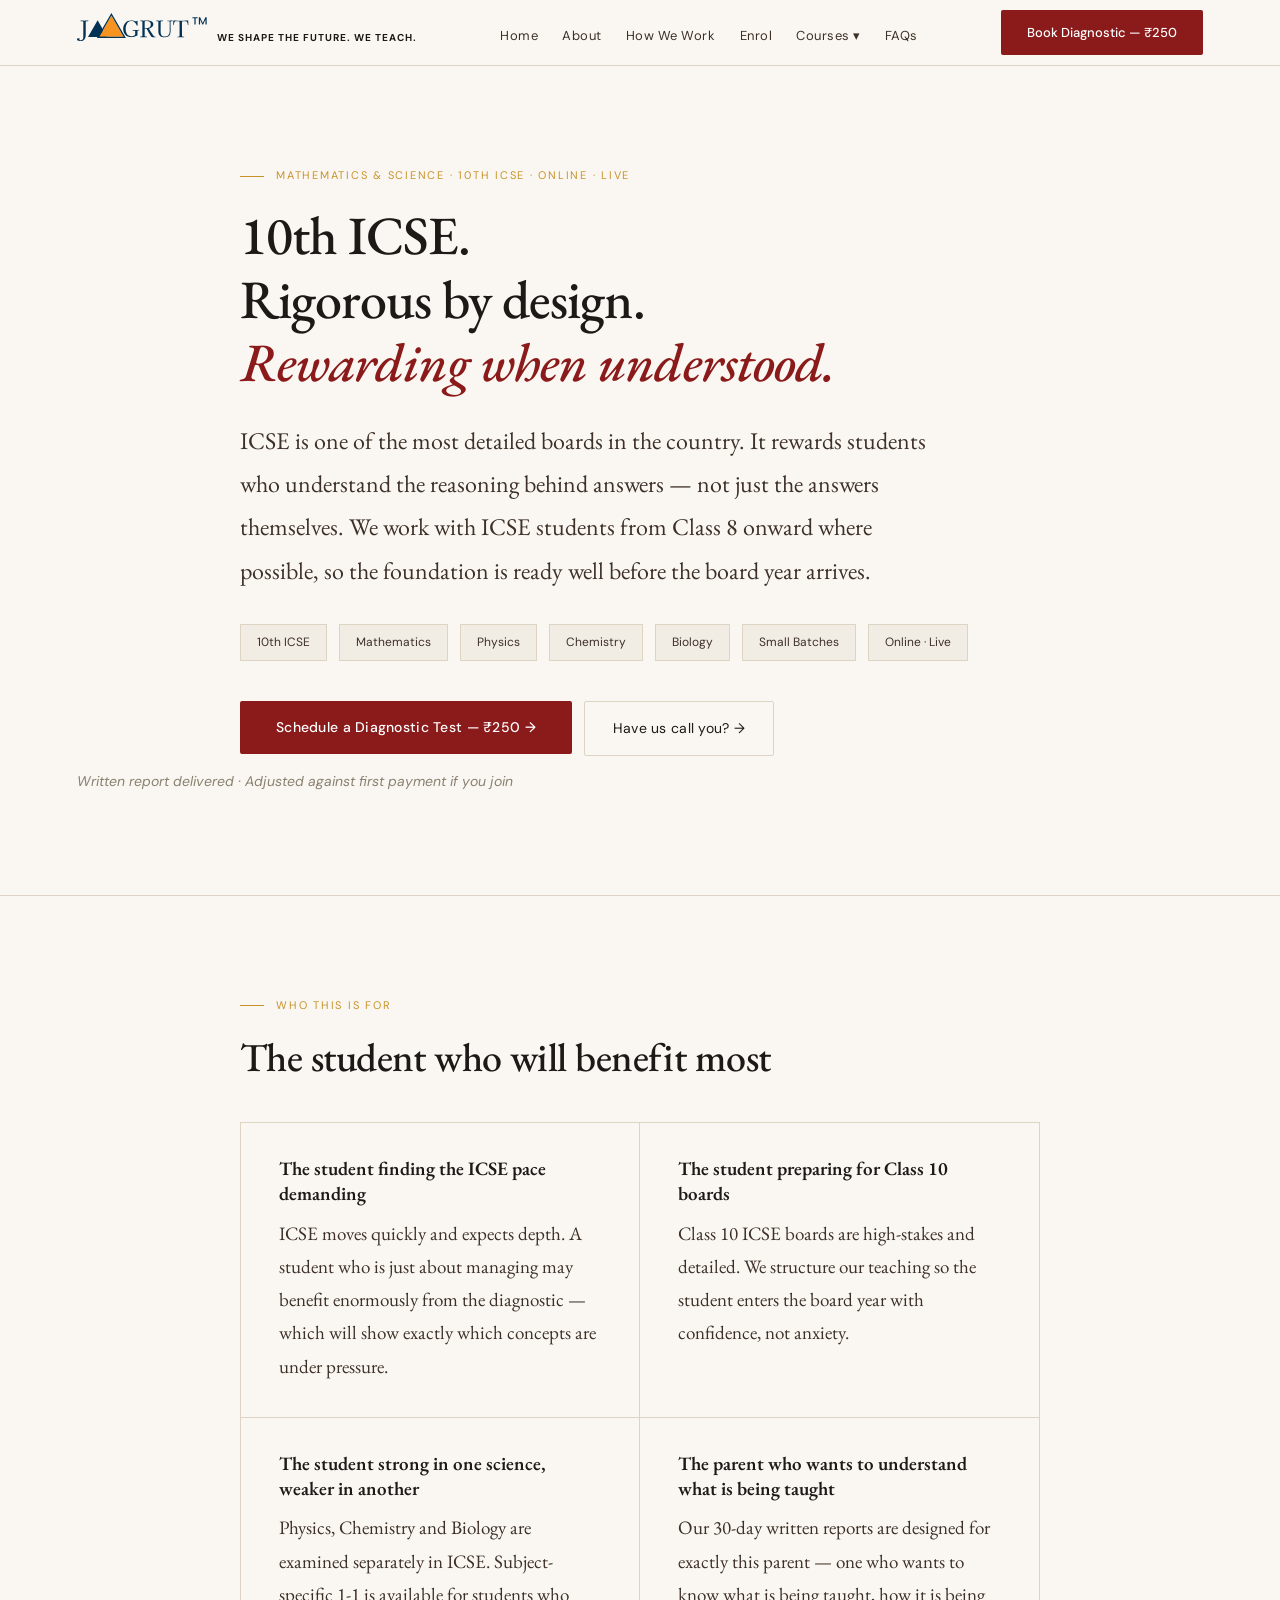
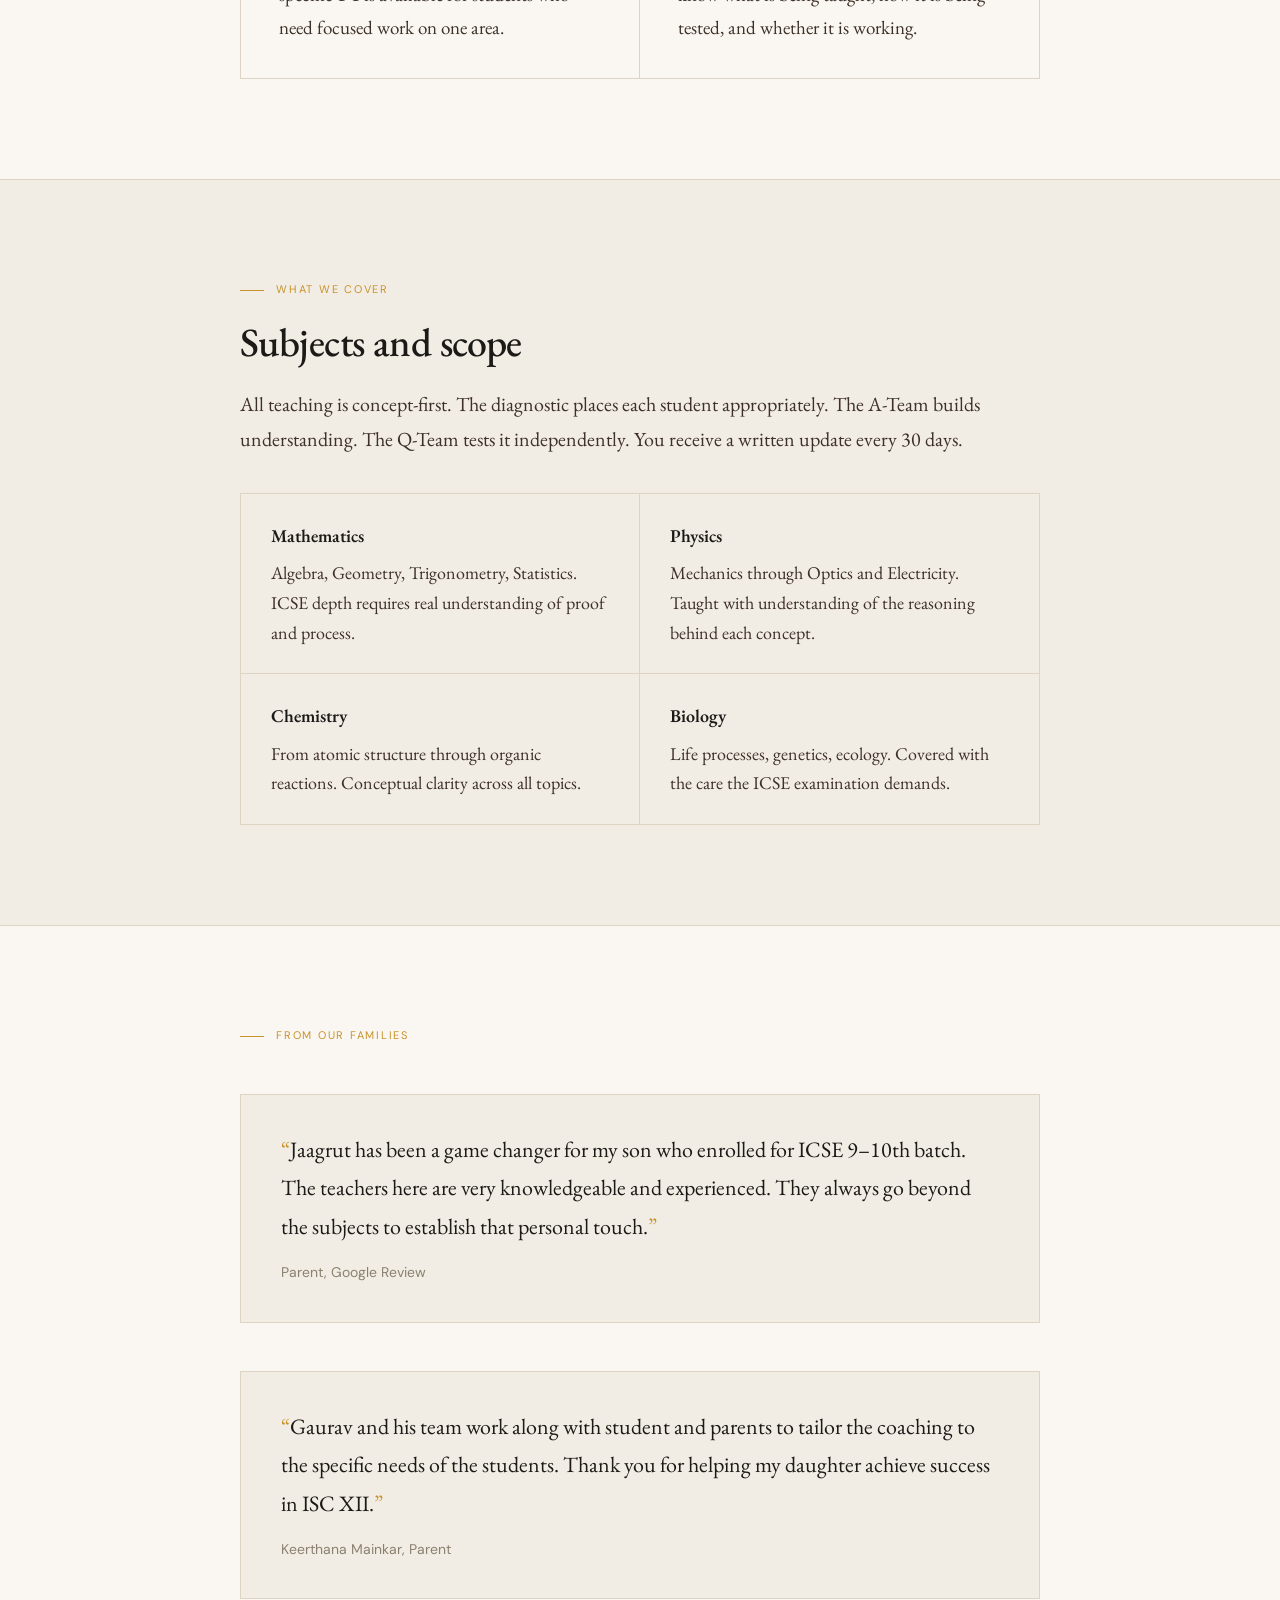
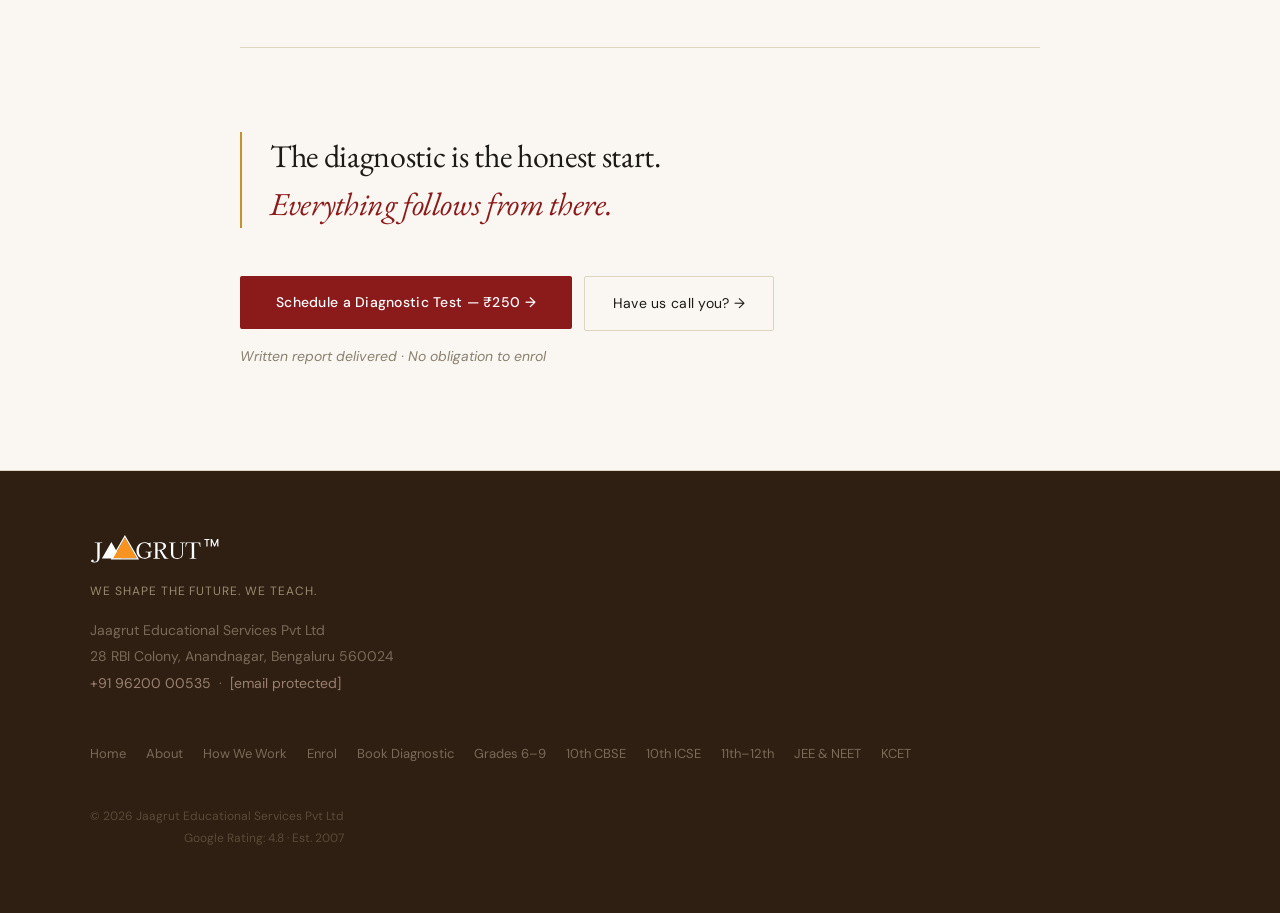
<file: icse-10.html>
<!DOCTYPE html>

<html lang="en">
<head>
<meta charset="utf-8"/>
<meta content="width=device-width,initial-scale=1.0" name="viewport"/>
<title>10th ICSE Mathematics &amp; Science Online Tuition — Jaagrut — Jaagrut</title>
<meta content="Live online tuition for 10th ICSE Mathematics, Physics, Chemistry and Biology. Concept-first teaching, independent testing, 30-day written reports. Est 2007." name="description"/>
<meta content="10th ICSE Mathematics &amp; Science Online Tuition — Jaagrut — Jaagrut" property="og:title"/>
<meta content="Live online tuition for 10th ICSE Mathematics, Physics, Chemistry and Biology. Concept-first teaching, independent testing, 30-day written reports. Est 2007." property="og:description"/>
<meta content="https://www.jaagrut.com/icse-10.html" property="og:url"/>
<meta content="website" property="og:type"/>
<meta content="Jaagrut" property="og:site_name"/>
<link href="https://www.jaagrut.com/icse-10.html" rel="canonical"/>
<!-- Google Analytics — replace GA_MEASUREMENT_ID with your GA4 ID -->
<!-- <script async src="https://www.googletagmanager.com/gtag/js?id=GA_MEASUREMENT_ID"></script>
<script>window.dataLayer=window.dataLayer||[];function gtag(){dataLayer.push(arguments);}gtag("js",new Date());gtag("config","GA_MEASUREMENT_ID");</script> -->
<link href="https://fonts.googleapis.com" rel="preconnect"/><link href="https://fonts.googleapis.com/css2?family=EB+Garamond:ital,wght@0,400;0,500;0,600;0,700;1,400;1,500;1,600&amp;family=DM+Sans:wght@0,300;0,400;0,500&amp;display=swap" rel="stylesheet"/>
<link href="assets/css/style.css" rel="stylesheet"/>
<script type="application/ld+json">{
  "@context":"https://schema.org",
  "@graph":[
    {
      "@type":["EducationalOrganization","LocalBusiness"],
      "@id":"https://www.jaagrut.com/#org",
      "name":"Jaagrut Educational Services Pvt Ltd",
      "alternateName":"Jaagrut",
      "url":"https://www.jaagrut.com",
      "description":"Online tutoring for Mathematics and Science, Grades 6-12. CBSE, ICSE, JEE, NEET, KCET and international curricula. Founded 2007, Bengaluru.",
      "foundingDate":"2007",
      "founder":{"@type":"Person","name":"Gaurav Bajpeyee"},
      "address":{"@type":"PostalAddress","streetAddress":"28 RBI Colony, Anandnagar","addressLocality":"Bengaluru","addressRegion":"Karnataka","postalCode":"560024","addressCountry":"IN"},
      "telephone":"+919620000535",
      "email":"admin@jaagrut.com",
      "aggregateRating":{"@type":"AggregateRating","ratingValue":"4.8","bestRating":"5","ratingCount":"96"},
      "sameAs":["https://maps.app.goo.gl/KBsQXKk3epQgQAV57","https://jaagrut.com"]
    }
  ]
}</script>
<script type="application/ld+json">{"@context":"https://schema.org","@type":"Course","name":"10th ICSE Mathematics & Science Online Tuition — Jaagrut","description":"Live online tuition for 10th ICSE Mathematics, Physics, Chemistry and Biology. Concept-first teaching, independent testing, 30-day written reports. Est 2007.","provider":{"@type":"Organization","name":"Jaagrut Educational Services Pvt Ltd","url":"https://www.jaagrut.com"}}</script>
</head>
<body>
<style>
#hero-c{padding-top:152px;padding-bottom:80px;}
.who-grid{display:grid;grid-template-columns:1fr 1fr;gap:0;border:.5px solid var(--border);margin-top:40px;}
.wh{padding:34px 38px;border-right:.5px solid var(--border);border-bottom:.5px solid var(--border);}
.wh:nth-child(2n){border-right:none;}
.wh:nth-child(3),.wh:nth-child(4){border-bottom:none;}
.wh-t{font-size:19px;font-weight:600;color:var(--text);margin-bottom:10px;line-height:1.3;}
.wh-b{font-size:19px;color:var(--muted);line-height:1.75;}
.sub-grid{display:grid;grid-template-columns:1fr 1fr;gap:0;border:.5px solid var(--border);margin-top:36px;}
.sg{padding:26px 30px;border-right:.5px solid var(--border);border-bottom:.5px solid var(--border);}
.sg:nth-child(2n){border-right:none;}
.sg-t{font-size:18px;font-weight:600;color:var(--text);margin-bottom:6px;}
.sg-b{font-size:18px;color:var(--muted);line-height:1.65;}
.testi{margin-top:48px;padding:36px 40px;border:.5px solid var(--border);background:var(--cream-d);}
.testi-q{font-size:22px;color:var(--text);line-height:1.75;margin-bottom:14px;}
.testi-q::before{content:'“';color:var(--gold);}
.testi-q::after{content:'”';color:var(--gold);}
.testi-who{font-family:'DM Sans',sans-serif;font-size:14px;color:var(--faint);}
</style>
<a class="skip-link" href="#main-content">Skip to main content</a>
<nav>
<a class="nl" href="index.html">
<span class="nl-w">
  <svg xmlns="http://www.w3.org/2000/svg" width="130" height="28" viewBox="0 0 130 28" fill="none">
  <path d="M129.671 4.15425V11.5891H128.451V6.49703L126.183 11.5891H125.338L123.06 6.49703V11.5891H121.84V4.15425H123.156L125.766 9.98446L128.366 4.15425H129.671Z" fill="#043254"/>
  <path d="M120.605 4.15425V5.14913H118.626V11.5891H117.406V5.14913H115.417V4.15425H120.605Z" fill="#043254"/>
  <path d="M111.434 11.831C111.434 12.0435 111.343 12.1498 111.16 12.1498C111.1 12.1498 111.046 12.1498 111.001 12.1498C110.955 12.1346 110.917 12.0966 110.887 12.0359C110.872 12.0056 110.849 11.9372 110.819 11.831C110.804 11.7095 110.796 11.626 110.796 11.5804C110.72 11.125 110.606 10.6239 110.454 10.0774C110.318 9.51562 110.098 9.06015 109.794 8.71095C109.642 8.52876 109.384 8.4073 109.02 8.34657C108.655 8.28584 108.283 8.25547 107.904 8.25547C107.524 8.25547 107.228 8.25547 107.015 8.25547C106.788 8.25547 106.507 8.25547 106.173 8.25547C105.854 8.25547 105.566 8.3162 105.307 8.43766C105.065 8.55912 104.943 8.80204 104.943 9.16642C104.943 11.459 104.951 13.7591 104.966 16.0669C104.996 18.3594 105.011 20.6596 105.011 22.9673C105.011 23.1647 105.095 23.3165 105.262 23.4228C105.429 23.5139 105.619 23.5746 105.831 23.605C106.044 23.6354 106.218 23.6505 106.355 23.6505C106.477 23.6505 106.583 23.6505 106.674 23.6505C106.78 23.6354 106.886 23.6278 106.993 23.6278C107.145 23.6278 107.22 23.6961 107.22 23.8327C107.22 23.8935 107.22 23.9846 107.22 24.106C107.22 24.2123 107.167 24.2654 107.061 24.2654C106.514 24.2654 105.968 24.2578 105.421 24.2427C104.89 24.2123 104.351 24.1971 103.804 24.1971C103.076 24.1971 102.332 24.2199 101.573 24.2654C101.406 24.2654 101.231 24.273 101.049 24.2882C100.867 24.3034 100.692 24.311 100.525 24.311C100.388 24.311 100.32 24.2275 100.32 24.0605C100.32 23.8783 100.343 23.7644 100.388 23.7189C100.434 23.6733 100.54 23.6505 100.707 23.6505C100.737 23.6505 100.768 23.6581 100.798 23.6733C100.844 23.6733 100.874 23.6733 100.889 23.6733C101.056 23.6733 101.269 23.6581 101.527 23.6278C101.785 23.5974 102.013 23.5367 102.21 23.4456C102.423 23.3393 102.529 23.1799 102.529 22.9673C102.544 21.7983 102.552 20.6292 102.552 19.4602C102.567 18.2911 102.575 17.1221 102.575 15.953C102.575 14.7991 102.567 13.6529 102.552 12.5142C102.537 11.3603 102.529 10.2064 102.529 9.05255C102.529 8.87036 102.453 8.70336 102.301 8.55153C102.165 8.39971 102.013 8.3162 101.846 8.30102C101.709 8.27066 101.565 8.25547 101.413 8.25547C101.277 8.25547 101.132 8.25547 100.98 8.25547H98.9535C98.407 8.25547 97.997 8.39212 97.7237 8.6654C97.4656 8.9235 97.2834 9.26511 97.1772 9.69022C97.0709 10.1001 96.9722 10.5253 96.8811 10.9656C96.8811 10.9959 96.8583 11.1022 96.8128 11.2844C96.7824 11.4514 96.7445 11.6184 96.6989 11.7854C96.6685 11.9372 96.6458 12.0207 96.6306 12.0359C96.5698 12.1118 96.4787 12.1498 96.3573 12.1498C96.1903 12.1498 96.1068 12.0663 96.1068 11.8993C96.1068 11.8385 96.1068 11.7626 96.1068 11.6715C96.122 11.5653 96.1371 11.4438 96.1523 11.3072C96.1827 10.958 96.2055 10.5404 96.2206 10.0546C96.251 9.55358 96.2738 9.09051 96.289 8.6654C96.3042 8.51358 96.3117 8.36175 96.3117 8.20993C96.3117 8.0581 96.3193 7.92146 96.3345 7.8C96.3345 7.58744 96.4636 7.49635 96.7217 7.52671C97.83 7.63299 98.946 7.68613 100.069 7.68613C101.208 7.67095 102.332 7.66336 103.44 7.66336H105.376C105.998 7.66336 106.621 7.66336 107.243 7.66336C107.881 7.64817 108.519 7.63299 109.156 7.61781C109.43 7.60263 109.71 7.59504 109.999 7.59504C110.303 7.57985 110.599 7.57226 110.887 7.57226C111.084 7.57226 111.198 7.64817 111.229 7.8C111.244 7.84555 111.259 8.01255 111.274 8.30102C111.289 8.57431 111.305 8.89314 111.32 9.25752C111.335 9.60672 111.343 9.94073 111.343 10.2596C111.358 10.5632 111.365 10.7758 111.365 10.8972C111.38 11.0491 111.396 11.2009 111.411 11.3527C111.426 11.5045 111.434 11.6639 111.434 11.831Z" fill="#043254"/>
  <path d="M95.6092 7.91355C95.6092 8.06538 95.5712 8.15647 95.4953 8.18683C95.4194 8.2172 95.3207 8.23238 95.1993 8.23238C95.093 8.23238 94.9867 8.23238 94.8804 8.23238C94.7741 8.2172 94.6679 8.20961 94.5616 8.20961C94.349 8.20961 94.1364 8.24756 93.9239 8.32348C93.7265 8.38421 93.6126 8.54362 93.5823 8.80173C93.5671 9.05983 93.5595 9.32552 93.5595 9.59881C93.5595 9.8721 93.5595 10.1454 93.5595 10.4187C93.5595 11.6636 93.5671 12.9162 93.5823 14.1763C93.6126 15.4213 93.6278 16.6739 93.6278 17.934C93.6278 19.2245 93.438 20.3556 93.0585 21.3273C92.6789 22.2838 92.064 23.0277 91.2138 23.5591C90.3787 24.0905 89.2628 24.3562 87.866 24.3562C85.8467 24.3562 84.2525 23.8704 83.0834 22.8987C81.9296 21.9118 81.3526 20.3708 81.3526 18.2756V9.21166C81.3526 9.13574 81.3526 9.05983 81.3526 8.98392C81.3678 8.89282 81.3678 8.81691 81.3526 8.75618C81.3374 8.46771 81.1856 8.29311 80.8972 8.23238C80.6239 8.17165 80.3734 8.14129 80.1456 8.14129C80.0393 8.14129 79.9255 8.14888 79.804 8.16406C79.6977 8.16406 79.5839 8.16406 79.4624 8.16406C79.4169 8.16406 79.3637 8.1337 79.303 8.07297C79.2878 8.01224 79.2802 7.92873 79.2802 7.82246C79.2802 7.65545 79.3789 7.57194 79.5763 7.57194C79.7433 7.57194 79.9027 7.57954 80.0545 7.59472C80.2064 7.59472 80.3582 7.60231 80.51 7.61749C80.8592 7.63267 81.2008 7.64786 81.5348 7.66304C81.8688 7.66304 82.2029 7.66304 82.5369 7.66304C83.0683 7.66304 83.592 7.64786 84.1083 7.61749C84.6396 7.58713 85.171 7.57194 85.7024 7.57194C85.8998 7.57194 85.9985 7.66304 85.9985 7.84523C85.9985 7.90596 85.9833 7.98187 85.953 8.07297C85.9226 8.14888 85.8618 8.18683 85.7707 8.18683C85.5734 8.18683 85.3836 8.18683 85.2014 8.18683C85.0192 8.17165 84.8294 8.16406 84.6321 8.16406C84.465 8.16406 84.2753 8.20961 84.0627 8.3007C83.8502 8.3918 83.7287 8.53603 83.6983 8.73341C83.6528 8.97633 83.6376 9.24202 83.6528 9.53049C83.668 9.80377 83.6756 10.0695 83.6756 10.3276C83.6756 11.7092 83.668 13.0908 83.6528 14.4724C83.6376 15.854 83.63 17.2356 83.63 18.6172C83.63 19.7104 83.7439 20.6213 83.9716 21.3501C84.1994 22.0788 84.6245 22.633 85.247 23.0126C85.8694 23.3769 86.7804 23.5591 87.9799 23.5591C89.1489 23.5591 90.0751 23.3162 90.7583 22.8304C91.4567 22.3445 91.9577 21.6841 92.2614 20.8491C92.565 20.014 92.7169 19.0651 92.7169 18.0023C92.7169 16.4689 92.7093 14.9355 92.6941 13.402C92.6941 11.8686 92.6941 10.3352 92.6941 8.80173C92.6941 8.58917 92.5802 8.43735 92.3525 8.34625C92.1247 8.25516 91.9198 8.20961 91.7376 8.20961C91.5554 8.20961 91.3732 8.2172 91.191 8.23238C91.0088 8.24757 90.819 8.25516 90.6217 8.25516C90.5306 8.25516 90.485 8.18684 90.485 8.05019C90.485 7.92873 90.485 7.82246 90.485 7.73136C90.5002 7.64027 90.5837 7.59472 90.7355 7.59472C90.9481 7.59472 91.1682 7.6099 91.396 7.64027C91.6237 7.65545 91.8439 7.66304 92.0564 7.66304C92.8156 7.66304 93.5671 7.64027 94.3111 7.59472C94.5084 7.59472 94.6982 7.58713 94.8804 7.57194C95.0778 7.55676 95.2676 7.54917 95.4498 7.54917C95.5409 7.54917 95.5864 7.59472 95.5864 7.68581C95.6016 7.77691 95.6092 7.85282 95.6092 7.91355Z" fill="#043254"/>
  <path d="M73.7686 11.6034C73.7686 10.2673 73.4194 9.35639 72.7211 8.87055C72.0378 8.36953 71.0737 8.11902 69.8288 8.11902H69.0772C68.9254 8.11902 68.7356 8.1342 68.5079 8.16457C68.2953 8.17975 68.098 8.23289 67.9158 8.32398C67.7488 8.3999 67.6653 8.54413 67.6653 8.75668V15.0878C67.8323 15.1485 68.0221 15.1865 68.2346 15.2017C68.4472 15.2168 68.6445 15.2244 68.8267 15.2244C69.434 15.2244 70.0262 15.1713 70.6031 15.065C71.1952 14.9587 71.7266 14.7765 72.1973 14.5184C72.6831 14.2603 73.0627 13.896 73.3359 13.4253C73.6244 12.9546 73.7686 12.3473 73.7686 11.6034ZM78.7561 23.8785C78.7561 23.9847 78.6498 24.0682 78.4373 24.129C78.2247 24.1897 77.9742 24.2277 77.6857 24.2428C77.3973 24.2732 77.124 24.2884 76.8659 24.2884C76.623 24.2884 76.4559 24.2884 76.3649 24.2884C75.7576 24.2884 75.2717 24.2277 74.9073 24.1062C74.543 23.9696 74.1862 23.628 73.837 23.0814C73.093 21.882 72.3719 20.6674 71.6735 19.4376C70.9902 18.2078 70.307 16.9704 69.6238 15.7255L67.6653 15.7938V23.0131C67.6653 23.2408 67.7564 23.3926 67.9386 23.4685C68.1208 23.5444 68.3029 23.5824 68.4851 23.5824C68.6977 23.5824 68.9026 23.5748 69.1 23.5596C69.2974 23.5444 69.4948 23.5369 69.6921 23.5369C69.7984 23.5369 69.8592 23.5824 69.8743 23.6735C69.9047 23.7646 69.9199 23.8481 69.9199 23.924C69.9199 24.0455 69.8819 24.129 69.806 24.1745C69.7453 24.2049 69.6618 24.2201 69.5555 24.2201C68.8875 24.2201 68.2118 24.2125 67.5286 24.1973C66.8454 24.1669 66.1698 24.1518 65.5018 24.1518C65.1374 24.1518 64.773 24.1669 64.4086 24.1973C64.0594 24.2125 63.7026 24.2201 63.3383 24.2201C63.2472 24.2201 63.1864 24.1821 63.1561 24.1062C63.1409 24.0151 63.1333 23.9392 63.1333 23.8785C63.1333 23.6811 63.2168 23.5824 63.3838 23.5824C63.5205 23.5824 63.6495 23.59 63.771 23.6052C63.9076 23.6052 64.0367 23.6052 64.1581 23.6052C64.3859 23.6052 64.6288 23.5824 64.8869 23.5369C65.1602 23.4761 65.312 23.3015 65.3424 23.0131C65.3727 22.6335 65.3803 22.1932 65.3651 21.6922C65.3651 21.176 65.3651 20.7281 65.3651 20.3485C65.3651 19.8475 65.3651 19.3465 65.3651 18.8455C65.3651 18.3293 65.3651 17.8206 65.3651 17.3196C65.3651 16.272 65.3651 15.2244 65.3651 14.1768C65.3803 13.1292 65.3879 12.0817 65.3879 11.0341C65.3879 10.6545 65.3879 10.2749 65.3879 9.89537C65.3879 9.50063 65.3727 9.12106 65.3424 8.75668C65.312 8.45303 65.1526 8.28603 64.8641 8.25566C64.5908 8.21011 64.3403 8.18734 64.1126 8.18734C64.0215 8.18734 63.9304 8.19493 63.8393 8.21011C63.7482 8.21011 63.6571 8.21011 63.566 8.21011C63.3383 8.21011 63.2244 8.08106 63.2244 7.82296C63.2244 7.65595 63.3003 7.57245 63.4521 7.57245C63.9683 7.57245 64.477 7.58763 64.978 7.618C65.4942 7.64836 66.0104 7.66354 66.5266 7.66354C67.2402 7.66354 67.9462 7.63318 68.6445 7.57245C69.3429 7.51172 70.0413 7.48135 70.7397 7.48135C71.3167 7.48135 71.924 7.54208 72.5616 7.66354C73.2145 7.785 73.8218 7.98238 74.3835 8.25566C74.9453 8.52895 75.4008 8.90851 75.75 9.39435C76.1143 9.86501 76.2965 10.4647 76.2965 11.1935C76.2965 12.1044 76.0384 12.8939 75.5222 13.5619C75.0212 14.2148 74.3684 14.7234 73.5637 15.0878C73.2752 15.2244 72.9792 15.3307 72.6755 15.4066C72.3719 15.4674 72.0682 15.5281 71.7646 15.5888C72.463 16.7731 73.1917 17.9421 73.9508 19.096C74.7251 20.2498 75.507 21.3885 76.2965 22.512C76.5243 22.8309 76.7596 23.089 77.0025 23.2863C77.2606 23.4685 77.5795 23.5976 77.959 23.6735C78.0501 23.6887 78.2019 23.6963 78.4145 23.6963C78.6422 23.6963 78.7561 23.757 78.7561 23.8785Z" fill="#043254"/>
  <path d="M62.171 17.2288C62.171 17.3199 62.1482 17.4034 62.1027 17.4793C62.0571 17.5552 61.9812 17.5931 61.8749 17.5931H60.463V22.4667C59.4002 22.8311 58.345 23.2335 57.2974 23.6737C56.7964 23.8863 56.265 24.0229 55.7033 24.0837C55.1567 24.1444 54.6177 24.1748 54.0863 24.1748C53.6308 24.1748 53.1222 24.1216 52.5605 24.0154C51.9987 23.9091 51.4522 23.7572 50.9208 23.5599C50.4046 23.3625 49.9491 23.1348 49.5543 22.8767C48.4005 22.1024 47.5427 21.1003 46.9809 19.8705C46.4343 18.6407 46.1611 17.335 46.1611 15.9534C46.1611 14.7844 46.3432 13.6837 46.7076 12.6512C47.0872 11.6188 47.6262 10.7079 48.3246 9.91839C49.023 9.1289 49.858 8.51401 50.8297 8.07372C51.8165 7.61824 52.9173 7.3905 54.1319 7.3905C55.0276 7.3905 55.8854 7.51196 56.7053 7.75488C56.8419 7.80043 57.0621 7.86875 57.3657 7.95985C57.6694 8.05094 57.973 8.14204 58.2767 8.23313C58.5803 8.30904 58.7853 8.347 58.8916 8.347C59.2104 8.347 59.4306 8.30904 59.552 8.23313C59.6735 8.14204 59.7646 8.04335 59.8253 7.93707C59.9012 7.83079 60.0075 7.74729 60.1441 7.68656H60.3263C60.4478 7.68656 60.5161 7.75488 60.5313 7.89152C60.5617 8.04335 60.5693 8.20277 60.5541 8.36977C60.5541 8.53678 60.5541 8.70379 60.5541 8.8708C60.5541 9.34145 60.5617 9.81211 60.5768 10.2828C60.6072 10.7534 60.6224 11.2317 60.6224 11.7175C60.6224 11.8997 60.6148 12.1123 60.5996 12.3552C60.5996 12.5981 60.463 12.7196 60.1897 12.7196C60.0986 12.7196 60.0151 12.712 59.9392 12.6968C59.8784 12.6664 59.8177 12.6133 59.757 12.5374C59.7418 12.507 59.7038 12.4235 59.6431 12.2869C59.5824 12.135 59.5217 11.9832 59.4609 11.8314C59.4002 11.6644 59.3546 11.5505 59.3243 11.4898C58.9144 10.5636 58.3146 9.78934 57.5252 9.16686C57.1152 8.83284 56.5914 8.56715 55.9538 8.36977C55.3313 8.1724 54.7544 8.07372 54.223 8.07372C53.2057 8.07372 52.3403 8.32423 51.6268 8.82525C50.9132 9.31109 50.3362 9.94876 49.896 10.7382C49.4557 11.5277 49.1368 12.378 48.9394 13.2889C48.7421 14.1999 48.6434 15.0804 48.6434 15.9307C48.6434 16.8264 48.7497 17.707 48.9622 18.5724C49.1748 19.4378 49.5012 20.2197 49.9415 20.9181C50.397 21.6165 50.9891 22.1783 51.7179 22.6034C52.4466 23.0133 53.3196 23.2183 54.3368 23.2183C54.6405 23.2183 55.0049 23.1879 55.43 23.1272C55.8551 23.0664 56.2802 22.9602 56.7053 22.8083C57.1304 22.6565 57.4796 22.4516 57.7529 22.1934C58.0414 21.9353 58.1856 21.6089 58.1856 21.2142V18.208C58.1856 17.9651 58.0641 17.8133 57.8212 17.7526C57.5935 17.6767 57.3961 17.6387 57.2291 17.6387C57.0014 17.6387 56.7736 17.6539 56.5459 17.6842C56.3181 17.6994 56.0904 17.707 55.8627 17.707C55.7412 17.707 55.6577 17.6691 55.6122 17.5931C55.5818 17.5172 55.5666 17.4261 55.5666 17.3199C55.5666 17.2288 55.5818 17.1453 55.6122 17.0694C55.6425 16.9783 55.7184 16.9327 55.8399 16.9327C56.0828 16.9327 56.3181 16.9403 56.5459 16.9555C56.7736 16.9555 57.009 16.9555 57.2519 16.9555H58.8688C59.1269 16.9555 59.385 16.9555 59.6431 16.9555C59.9012 16.9555 60.1593 16.9479 60.4174 16.9327C60.6755 16.9327 60.926 16.9251 61.169 16.9099C61.4119 16.8796 61.6548 16.8644 61.8977 16.8644C61.9888 16.8644 62.0571 16.9099 62.1027 17.001C62.1482 17.0769 62.171 17.1529 62.171 17.2288Z" fill="#043254"/>
  <path d="M11.3641 7.868C11.3641 7.97428 11.3489 8.05778 11.3186 8.11851C11.3034 8.17924 11.2351 8.20961 11.1136 8.20961C10.8859 8.20961 10.6581 8.20961 10.4304 8.20961C10.2178 8.19443 9.99768 8.18683 9.76994 8.18683C9.55739 8.18683 9.33724 8.24757 9.10951 8.36903C8.89695 8.4753 8.77549 8.65749 8.74513 8.9156C8.72994 9.02187 8.72235 9.13574 8.72235 9.2572C8.73753 9.36348 8.74513 9.47735 8.74513 9.59881C8.74513 11.6181 8.73753 13.6374 8.72235 15.6566C8.72235 17.6759 8.72235 19.7028 8.72235 21.7372C8.72235 22.9063 8.55534 23.9615 8.22133 24.9028C7.9025 25.8593 7.36352 26.6108 6.60439 27.1574C5.84527 27.7191 4.81286 28 3.50716 28C3.23387 28 2.89986 27.9924 2.50511 27.9772C2.11037 27.9621 1.72321 27.9089 1.34365 27.8178C0.964089 27.7267 0.645256 27.5673 0.387154 27.3396C0.129051 27.127 0 26.8234 0 26.4286C0 26.0491 0.144234 25.7454 0.432702 25.5177C0.721169 25.3051 1.03241 25.1988 1.36643 25.1988C1.48789 25.1988 1.6473 25.2292 1.84467 25.2899C2.05723 25.3507 2.24701 25.4342 2.41402 25.5404C2.58103 25.6467 2.66453 25.7758 2.66453 25.9276C2.6038 26.0035 2.54307 26.087 2.48234 26.1781C2.42161 26.2692 2.39125 26.3755 2.39125 26.4969C2.39125 26.8158 2.5203 27.0359 2.7784 27.1574C3.0365 27.2788 3.2946 27.3396 3.55271 27.3396C3.91709 27.3396 4.28147 27.2637 4.64585 27.1118C5.01023 26.9752 5.32906 26.7702 5.60235 26.4969C5.89081 26.2388 6.073 25.92 6.14892 25.5404C6.22483 25.0698 6.27038 24.5991 6.28556 24.1285C6.30074 23.6578 6.30833 23.1872 6.30833 22.7165V8.9156C6.30833 8.67268 6.20965 8.49808 6.01227 8.3918C5.8149 8.28552 5.58716 8.22479 5.32906 8.20961C5.07096 8.17924 4.8584 8.16406 4.6914 8.16406C4.53957 8.16406 4.38775 8.17165 4.23592 8.18683C4.09928 8.20202 3.96264 8.20961 3.82599 8.20961C3.61344 8.20961 3.50716 8.10333 3.50716 7.89078C3.50716 7.66304 3.60585 7.54917 3.80322 7.54917C3.95504 7.54917 4.10687 7.55676 4.25869 7.57194C4.4257 7.58713 4.58512 7.59472 4.73694 7.59472C5.60235 7.64027 6.47534 7.66304 7.35593 7.66304C7.97841 7.66304 8.60848 7.64786 9.24615 7.61749C9.88381 7.57194 10.5139 7.54917 11.1364 7.54917C11.2578 7.54917 11.3262 7.58713 11.3413 7.66304C11.3565 7.72377 11.3641 7.79209 11.3641 7.868Z" fill="#043254"/>
  <path d="M20.6363 7.20755L30.2816 23.9136H10.991L20.6363 7.20755Z" fill="#043254"/>
  <path d="M34.395 2.62125L46.5935 23.7495H22.1966L34.395 2.62125Z" fill="#F79421"/>
  <path d="M48.8633 25.0591H19.9271L34.3952 0L48.8633 25.0591ZM22.1971 23.7489H46.5934L34.3952 2.62056L22.1971 23.7489Z" fill="#043254"/>
</svg>
</span>
<span class="nl-t">We shape the future. We teach.</span>
</a>
<ul class="nm"><li><a href="index.html">Home</a></li><li><a href="about.html">About</a></li><li><a href="how-we-work.html">How We Work</a></li><li><a href="enrol.html">Enrol</a></li><li class="has-dropdown">
        <a href="courses.html">Courses ▾</a>
        <div class="nav-dropdown">
          <div class="nav-dropdown-inn">
            <a href="grades-6-9.html">Grades 6–9</a>
            <a href="cbse-10.html">10th CBSE</a>
            <a href="icse-10.html">10th ICSE</a>
            <a href="class-11-12.html">Classes 11–12</a>
            <a href="jee-neet.html">JEE &amp; NEET</a>
            <a href="kcet.html">KCET</a>
          </div>
        </div>
      </li><li><a href="faq.html">FAQs</a></li></ul>
<a class="nc" href="book-diagnostic.html">Book Diagnostic — ₹250</a>
<button class="ham-btn" id="ham"><span></span><span></span><span></span></button></nav><div class="mob-menu" id="mob-nav">
<a href="index.html">Home</a>
<a href="about.html">About</a>
<a href="how-we-work.html">How We Work</a>
<a href="enrol.html">Enrol</a><li class="has-dropdown">
        <a href="courses.html">Courses ▾</a>
        <div class="nav-dropdown">
          <div class="nav-dropdown-inn">
            <a href="grades-6-9.html">Grades 6–9</a>
            <a href="cbse-10.html">10th CBSE</a>
            <a href="icse-10.html">10th ICSE</a>
            <a href="class-11-12.html">Classes 11–12</a>
            <a href="jee-neet.html">JEE &amp; NEET</a>
            <a href="kcet.html">KCET</a>
          </div>
        </div>
      </li><a href="grades-6-9.html">Grades 6–9</a>
<a href="cbse-10.html">10th CBSE</a>
<a class="on" href="icse-10.html">10th ICSE</a>
<a href="class-11-12.html">Classes 11–12</a>
<a href="jee-neet.html">JEE &amp; NEET</a>
<a href="kcet.html">KCET</a>
<a href="faq.html">FAQs</a>
<a class="mob-menu-cta" href="book-diagnostic.html">Schedule a Diagnostic Test →</a>
</div>
<section id="main-content" style="background:var(--cream);border-bottom:.5px solid var(--border);">
<div class="inn">
<div class="lbl">Mathematics &amp; Science · 10th ICSE · Online · Live</div>
<h1 class="h1">10th ICSE.<br/>Rigorous by design.<br/><em>Rewarding when understood.</em></h1>
<p class="body-xl">ICSE is one of the most detailed boards in the country. It rewards students who understand the reasoning behind answers — not just the answers themselves. We work with ICSE students from Class 8 onward where possible, so the foundation is ready well before the board year arrives.</p>
<div style="display:flex;flex-wrap:wrap;gap:8px;margin-bottom:36px;"><span class="tag">10th ICSE</span><span class="tag">Mathematics</span><span class="tag">Physics</span><span class="tag">Chemistry</span><span class="tag">Biology</span><span class="tag">Small Batches</span><span class="tag">Online · Live</span></div>
<div style="display:flex;flex-wrap:wrap;gap:12px;align-items:flex-start;"><a class="btn-p" href="book-diagnostic.html">Schedule a Diagnostic Test — ₹250 →</a>
<div class="cb-wrap">
<a class="btn-cb" onclick="toggleCb('cb-icse101')">Have us call you? →</a>
<div class="cb-form" id="cb-icse101" style="display:none;">
<div class="cb-inner">
<div class="cb-head">We will call you back.</div>
<div class="cb-sub">Leave your details and we will reach out to you.</div>
<div class="cb-field">
<label class="cb-label" for="cb-n-icse101">Your name</label>
<input class="cb-input" id="cb-n-icse101" placeholder="Your name" type="text"/>
</div>
<div class="cb-field">
<label class="cb-label" for="cb-p-icse101">Phone with country code</label>
<input class="cb-input" id="cb-p-icse101" placeholder="+91 98765 43210" type="tel"/>
</div>
<div class="cb-field">
<label class="cb-label" for="cb-e-icse101">Email address</label>
<input aria-describedby="cb-e-icse101-hint" class="cb-input" id="cb-e-icse101" placeholder="your@email.com" type="email"/>
<div class="cb-hint" id="cb-hint-1">In case we miss your call, we will reach you here.</div>
</div>
<div class="cb-field">
<label class="cb-label" for="cb-m-icse101">Your message <span class="cb-opt">optional</span></label>
<textarea class="cb-textarea" id="cb-m-icse101" placeholder="Tell us about your child — grade, board, subject, any specific concern..."></textarea>
</div>
<button class="cb-send" onclick="sendCb('icse101','10th ICSE')">Send on WhatsApp →</button>
<div class="cb-sent" id="cb-done-icse101" style="display:none;">Thank you. We will call you shortly.</div>
</div>
</div>
</div></div></div>
<p style="font-family:'DM Sans',sans-serif;font-size:14px;color:var(--faint);margin-top:13px;font-style:italic;">Written report delivered · Adjusted against first payment if you join</p>
</section>
<section>
<div class="inn">
<div class="lbl">Who this is for</div>
<h2 class="h2">The student who will benefit most</h2>
<div class="who-grid"><div class="wh"><div class="wh-t">The student finding the ICSE pace demanding</div><div class="wh-b">ICSE moves quickly and expects depth. A student who is just about managing may benefit enormously from the diagnostic — which will show exactly which concepts are under pressure.</div></div><div class="wh"><div class="wh-t">The student preparing for Class 10 boards</div><div class="wh-b">Class 10 ICSE boards are high-stakes and detailed. We structure our teaching so the student enters the board year with confidence, not anxiety.</div></div><div class="wh"><div class="wh-t">The student strong in one science, weaker in another</div><div class="wh-b">Physics, Chemistry and Biology are examined separately in ICSE. Subject-specific 1-1 is available for students who need focused work on one area.</div></div><div class="wh"><div class="wh-t">The parent who wants to understand what is being taught</div><div class="wh-b">Our 30-day written reports are designed for exactly this parent — one who wants to know what is being taught, how it is being tested, and whether it is working.</div></div></div>
</div>
</section>
<section style="background:var(--cream-d);">
<div class="inn">
<div class="lbl">What we cover</div>
<h2 class="h2">Subjects and scope</h2>
<p class="body-md" style="margin-bottom:20px;">All teaching is concept-first. The diagnostic places each student appropriately. The A-Team builds understanding. The Q-Team tests it independently. You receive a written update every 30 days.</p>
<div class="sub-grid"><div class="sg"><div class="sg-t">Mathematics</div><div class="sg-b">Algebra, Geometry, Trigonometry, Statistics. ICSE depth requires real understanding of proof and process.</div></div><div class="sg"><div class="sg-t">Physics</div><div class="sg-b">Mechanics through Optics and Electricity. Taught with understanding of the reasoning behind each concept.</div></div><div class="sg" style="border-bottom:none;"><div class="sg-t">Chemistry</div><div class="sg-b">From atomic structure through organic reactions. Conceptual clarity across all topics.</div></div><div class="sg" style="border-bottom:none;"><div class="sg-t">Biology</div><div class="sg-b">Life processes, genetics, ecology. Covered with the care the ICSE examination demands.</div></div></div>
</div>
</section>
<section>
<div class="inn">
<div class="lbl">From our families</div>
<div class="testi"><div class="testi-q">Jaagrut has been a game changer for my son who enrolled for ICSE 9–10th batch. The teachers here are very knowledgeable and experienced. They always go beyond the subjects to establish that personal touch.</div><div class="testi-who">Parent, Google Review</div></div><div class="testi"><div class="testi-q">Gaurav and his team work along with student and parents to tailor the coaching to the specific needs of the students. Thank you for helping my daughter achieve success in ISC XII.</div><div class="testi-who">Keerthana Mainkar, Parent</div></div>
<div style="margin-top:48px;padding-top:36px;border-top:.5px solid var(--border);">
<div class="pull">The diagnostic is the honest start.<br/><em>Everything follows from there.</em></div>
<div style="display:flex;flex-wrap:wrap;gap:12px;align-items:flex-start;"><a class="btn-p" href="book-diagnostic.html">Schedule a Diagnostic Test — ₹250 →</a>
<div class="cb-wrap">
<a class="btn-cb" onclick="toggleCb('cb-icse102')">Have us call you? →</a>
<div class="cb-form" id="cb-icse102" style="display:none;">
<div class="cb-inner">
<div class="cb-head">We will call you back.</div>
<div class="cb-sub">Leave your details and we will reach out to you.</div>
<div class="cb-field">
<label class="cb-label" for="cb-n-icse102">Your name</label>
<input class="cb-input" id="cb-n-icse102" placeholder="Your name" type="text"/>
</div>
<div class="cb-field">
<label class="cb-label" for="cb-p-icse102">Phone with country code</label>
<input class="cb-input" id="cb-p-icse102" placeholder="+91 98765 43210" type="tel"/>
</div>
<div class="cb-field">
<label class="cb-label" for="cb-e-icse102">Email address</label>
<input aria-describedby="cb-e-icse102-hint" class="cb-input" id="cb-e-icse102" placeholder="your@email.com" type="email"/>
<div class="cb-hint" id="cb-hint-2">In case we miss your call, we will reach you here.</div>
</div>
<div class="cb-field">
<label class="cb-label" for="cb-m-icse102">Your message <span class="cb-opt">optional</span></label>
<textarea class="cb-textarea" id="cb-m-icse102" placeholder="Tell us about your child — grade, board, subject, any specific concern..."></textarea>
</div>
<button class="cb-send" onclick="sendCb('icse102','10th ICSE')">Send on WhatsApp →</button>
<div class="cb-sent" id="cb-done-icse102" style="display:none;">Thank you. We will call you shortly.</div>
</div>
</div>
</div></div></div>
<p style="font-family:'DM Sans',sans-serif;font-size:14px;color:var(--faint);margin-top:13px;font-style:italic;">Written report delivered · No obligation to enrol</p>
</div>
</section>
<footer>
    <div class="ft">
      <div>
        <div class="ft-name">
          <svg xmlns="http://www.w3.org/2000/svg" width="130" height="28" viewBox="0 0 146 32" fill="none">
          <path
            d="M145.457 4.66V13H144.089V7.288L141.545 13H140.597L138.041 7.288V13H136.673V4.66H138.149L141.077 11.2L143.993 4.66H145.457Z"
            fill="#fff" />
          <path d="M135.288 4.66V5.776H133.068V13H131.7V5.776H129.468V4.66H135.288Z" fill="#fff" />
          <path
            d="M125 13.2713C125 13.5097 124.898 13.6289 124.693 13.6289C124.625 13.6289 124.566 13.6289 124.515 13.6289C124.464 13.6119 124.421 13.5693 124.387 13.5012C124.37 13.4671 124.344 13.3905 124.31 13.2713C124.293 13.135 124.285 13.0414 124.285 12.9903C124.2 12.4794 124.072 11.9173 123.902 11.3042C123.748 10.6741 123.501 10.1632 123.161 9.77144C122.99 9.56707 122.701 9.43082 122.292 9.3627C121.883 9.29458 121.466 9.26051 121.04 9.26051C120.615 9.26051 120.282 9.26051 120.044 9.26051C119.789 9.26051 119.473 9.26051 119.099 9.26051C118.741 9.26051 118.418 9.32864 118.128 9.46488C117.856 9.60113 117.719 9.87362 117.719 10.2824C117.719 12.854 117.728 15.4342 117.745 18.0229C117.779 20.5946 117.796 23.1748 117.796 25.7634C117.796 25.9848 117.89 26.1552 118.077 26.2744C118.264 26.3766 118.477 26.4447 118.716 26.4787C118.954 26.5128 119.15 26.5298 119.303 26.5298C119.439 26.5298 119.559 26.5298 119.661 26.5298C119.78 26.5128 119.899 26.5043 120.018 26.5043C120.189 26.5043 120.274 26.5809 120.274 26.7342C120.274 26.8023 120.274 26.9045 120.274 27.0408C120.274 27.16 120.214 27.2196 120.095 27.2196C119.482 27.2196 118.869 27.2111 118.256 27.194C117.66 27.16 117.055 27.1429 116.442 27.1429C115.624 27.1429 114.79 27.1685 113.938 27.2196C113.751 27.2196 113.555 27.2281 113.351 27.2451C113.146 27.2622 112.951 27.2707 112.763 27.2707C112.61 27.2707 112.533 27.177 112.533 26.9897C112.533 26.7853 112.559 26.6576 112.61 26.6065C112.661 26.5554 112.78 26.5298 112.968 26.5298C113.002 26.5298 113.036 26.5384 113.07 26.5554C113.121 26.5554 113.155 26.5554 113.172 26.5554C113.359 26.5554 113.598 26.5384 113.887 26.5043C114.177 26.4702 114.432 26.4021 114.654 26.2999C114.892 26.1807 115.011 26.0019 115.011 25.7634C115.028 24.4521 115.037 23.1407 115.037 21.8293C115.054 20.5179 115.062 19.2066 115.062 17.8952C115.062 16.6008 115.054 15.315 115.037 14.0377C115.02 12.7433 115.011 11.449 115.011 10.1546C115.011 9.95026 114.926 9.76292 114.756 9.59262C114.603 9.42231 114.432 9.32864 114.245 9.31161C114.092 9.27754 113.93 9.26051 113.76 9.26051C113.606 9.26051 113.444 9.26051 113.274 9.26051H111.001C110.387 9.26051 109.928 9.41379 109.621 9.72035C109.331 10.0099 109.127 10.3931 109.008 10.8699C108.889 11.3298 108.778 11.8066 108.676 12.3005C108.676 12.3346 108.65 12.4538 108.599 12.6582C108.565 12.8455 108.523 13.0329 108.471 13.2202C108.437 13.3905 108.412 13.4842 108.395 13.5012C108.327 13.5864 108.224 13.6289 108.088 13.6289C107.901 13.6289 107.807 13.5353 107.807 13.3479C107.807 13.2798 107.807 13.1946 107.807 13.0925C107.824 12.9732 107.841 12.837 107.858 12.6837C107.892 12.292 107.918 11.8237 107.935 11.2787C107.969 10.7167 107.995 10.1972 108.012 9.72035C108.029 9.55004 108.037 9.37973 108.037 9.20942C108.037 9.03911 108.046 8.88583 108.063 8.74959C108.063 8.51115 108.207 8.40897 108.497 8.44303C109.74 8.56225 110.992 8.62185 112.252 8.62185C113.53 8.60482 114.79 8.59631 116.033 8.59631H118.205C118.903 8.59631 119.601 8.59631 120.299 8.59631C121.015 8.57928 121.73 8.56225 122.445 8.54522C122.752 8.52819 123.067 8.51967 123.391 8.51967C123.731 8.50264 124.063 8.49412 124.387 8.49412C124.608 8.49412 124.736 8.57928 124.77 8.74959C124.787 8.80068 124.804 8.98802 124.821 9.31161C124.838 9.61816 124.855 9.97581 124.872 10.3846C124.889 10.7763 124.898 11.1509 124.898 11.5086C124.915 11.8492 124.923 12.0876 124.923 12.2239C124.94 12.3942 124.957 12.5645 124.974 12.7348C124.991 12.9051 125 13.0839 125 13.2713Z"
            fill="#fff" />
          <path
            d="M107.249 8.87696C107.249 9.04727 107.206 9.14946 107.121 9.18352C107.036 9.21758 106.925 9.23461 106.789 9.23461C106.67 9.23461 106.551 9.23461 106.432 9.23461C106.312 9.21758 106.193 9.20906 106.074 9.20906C105.835 9.20906 105.597 9.25164 105.359 9.3368C105.137 9.40492 105.009 9.58374 104.975 9.87327C104.958 10.1628 104.95 10.4608 104.95 10.7674C104.95 11.0739 104.95 11.3805 104.95 11.6871C104.95 13.0836 104.958 14.4886 104.975 15.9022C105.009 17.2987 105.026 18.7038 105.026 20.1174C105.026 21.565 104.814 22.8338 104.388 23.9238C103.962 24.9967 103.272 25.8312 102.319 26.4273C101.382 27.0234 100.13 27.3214 98.5632 27.3214C96.2981 27.3214 94.5097 26.7764 93.1983 25.6865C91.904 24.5794 91.2568 22.8508 91.2568 20.5005V10.3331C91.2568 10.248 91.2568 10.1628 91.2568 10.0776C91.2739 9.97546 91.2739 9.8903 91.2568 9.82218C91.2398 9.49859 91.0695 9.30273 90.7459 9.23461C90.4394 9.16649 90.1583 9.13243 89.9029 9.13243C89.7837 9.13243 89.6559 9.14094 89.5197 9.15797C89.4005 9.15797 89.2727 9.15797 89.1365 9.15797C89.0854 9.15797 89.0258 9.12391 88.9577 9.05579C88.9406 8.98766 88.9321 8.89399 88.9321 8.77478C88.9321 8.58744 89.0428 8.49377 89.2642 8.49377C89.4516 8.49377 89.6304 8.50228 89.8007 8.51931C89.971 8.51931 90.1413 8.52783 90.3116 8.54486C90.7033 8.56189 91.0865 8.57892 91.4612 8.59595C91.8359 8.59595 92.2106 8.59595 92.5853 8.59595C93.1813 8.59595 93.7689 8.57892 94.3479 8.54486C94.944 8.5108 95.5401 8.49377 96.1362 8.49377C96.3576 8.49377 96.4683 8.59595 96.4683 8.80032C96.4683 8.86845 96.4513 8.9536 96.4172 9.05579C96.3832 9.14094 96.315 9.18352 96.2128 9.18352C95.9914 9.18352 95.7785 9.18352 95.5742 9.18352C95.3698 9.16649 95.1569 9.15797 94.9355 9.15797C94.7482 9.15797 94.5353 9.20906 94.2968 9.31125C94.0584 9.41344 93.9222 9.57523 93.8881 9.79663C93.837 10.0691 93.82 10.3672 93.837 10.6908C93.854 10.9973 93.8626 11.2953 93.8626 11.5849C93.8626 13.1347 93.854 14.6845 93.837 16.2343C93.82 17.7841 93.8115 19.3339 93.8115 20.8837C93.8115 22.11 93.9392 23.1318 94.1947 23.9493C94.4501 24.7668 94.927 25.3884 95.6253 25.8142C96.3235 26.2229 97.3455 26.4273 98.6909 26.4273C100.002 26.4273 101.041 26.1548 101.808 25.6098C102.591 25.0648 103.153 24.324 103.494 23.3873C103.834 22.4506 104.005 21.3862 104.005 20.194C104.005 18.4739 103.996 16.7537 103.979 15.0336C103.979 13.3135 103.979 11.5934 103.979 9.87327C103.979 9.63484 103.851 9.46453 103.596 9.36234C103.34 9.26016 103.11 9.20906 102.906 9.20906C102.702 9.20906 102.497 9.21758 102.293 9.23461C102.089 9.25164 101.876 9.26016 101.654 9.26016C101.552 9.26016 101.501 9.18352 101.501 9.03024C101.501 8.89399 101.501 8.77478 101.501 8.67259C101.518 8.57041 101.612 8.51931 101.782 8.51931C102.02 8.51931 102.267 8.53635 102.523 8.57041C102.778 8.58744 103.025 8.59595 103.264 8.59595C104.115 8.59595 104.958 8.57041 105.793 8.51931C106.014 8.51931 106.227 8.5108 106.432 8.49377C106.653 8.47674 106.866 8.46822 107.07 8.46822C107.172 8.46822 107.223 8.51931 107.223 8.6215C107.241 8.72368 107.249 8.80884 107.249 8.87696Z"
            fill="#fff" />
          <path
            d="M82.7495 13.016C82.7495 11.5173 82.3578 10.4955 81.5744 9.95047C80.808 9.38846 79.7266 9.10745 78.33 9.10745H77.487C77.3167 9.10745 77.1038 9.12448 76.8483 9.15854C76.6099 9.17557 76.3885 9.23518 76.1841 9.33736C75.9968 9.42252 75.9031 9.58431 75.9031 9.82274V16.9246C76.0905 16.9927 76.3033 17.0353 76.5418 17.0524C76.7802 17.0694 77.0016 17.0779 77.206 17.0779C77.8872 17.0779 78.5514 17.0183 79.1986 16.8991C79.8628 16.7799 80.4589 16.5755 80.9868 16.286C81.5318 15.9964 81.9576 15.5877 82.2642 15.0597C82.5877 14.5318 82.7495 13.8505 82.7495 13.016ZM88.3442 26.7855C88.3442 26.9047 88.225 26.9984 87.9865 27.0665C87.7481 27.1346 87.4671 27.1772 87.1435 27.1943C86.8199 27.2283 86.5134 27.2453 86.2238 27.2453C85.9513 27.2453 85.764 27.2453 85.6618 27.2453C84.9806 27.2453 84.4356 27.1772 84.0269 27.041C83.6181 26.8877 83.2179 26.5045 82.8262 25.8914C81.9917 24.5459 81.1827 23.1835 80.3993 21.804C79.6329 20.4245 78.8665 19.0365 78.1001 17.6399L75.9031 17.7166V25.8147C75.9031 26.0702 76.0053 26.2405 76.2097 26.3257C76.414 26.4108 76.6184 26.4534 76.8228 26.4534C77.0612 26.4534 77.2911 26.4449 77.5125 26.4279C77.7339 26.4108 77.9553 26.4023 78.1767 26.4023C78.296 26.4023 78.3641 26.4534 78.3811 26.5556C78.4152 26.6578 78.4322 26.7514 78.4322 26.8366C78.4322 26.9728 78.3896 27.0665 78.3045 27.1176C78.2364 27.1517 78.1427 27.1687 78.0235 27.1687C77.2741 27.1687 76.5162 27.1602 75.7498 27.1432C74.9835 27.1091 74.2256 27.0921 73.4762 27.0921C73.0675 27.0921 72.6587 27.1091 72.25 27.1432C71.8583 27.1602 71.4581 27.1687 71.0493 27.1687C70.9471 27.1687 70.879 27.1261 70.845 27.041C70.8279 26.9388 70.8194 26.8536 70.8194 26.7855C70.8194 26.5641 70.9131 26.4534 71.1004 26.4534C71.2537 26.4534 71.3985 26.4619 71.5347 26.479C71.688 26.479 71.8327 26.479 71.969 26.479C72.2245 26.479 72.4969 26.4534 72.7865 26.4023C73.093 26.3342 73.2633 26.1383 73.2974 25.8147C73.3315 25.389 73.34 24.8951 73.3229 24.3331C73.3229 23.754 73.3229 23.2516 73.3229 22.8258C73.3229 22.2638 73.3229 21.7018 73.3229 21.1398C73.3229 20.5607 73.3229 19.9902 73.3229 19.4282C73.3229 18.253 73.3229 17.0779 73.3229 15.9028C73.34 14.7276 73.3485 13.5525 73.3485 12.3774C73.3485 11.9516 73.3485 11.5258 73.3485 11.1001C73.3485 10.6573 73.3315 10.2315 73.2974 9.82274C73.2633 9.48213 73.0845 9.29479 72.7609 9.26072C72.4544 9.20963 72.1734 9.18408 71.9179 9.18408C71.8157 9.18408 71.7135 9.1926 71.6113 9.20963C71.5092 9.20963 71.407 9.20963 71.3048 9.20963C71.0493 9.20963 70.9216 9.06487 70.9216 8.77534C70.9216 8.588 71.0067 8.49433 71.1771 8.49433C71.7561 8.49433 72.3266 8.51136 72.8887 8.54543C73.4677 8.57949 74.0468 8.59652 74.6258 8.59652C75.4263 8.59652 76.2182 8.56246 77.0016 8.49433C77.785 8.42621 78.5685 8.39215 79.3519 8.39215C79.9991 8.39215 80.6803 8.46027 81.3956 8.59652C82.1279 8.73277 82.8091 8.95417 83.4393 9.26072C84.0694 9.56728 84.5804 9.99305 84.9721 10.538C85.3808 11.066 85.5852 11.7387 85.5852 12.5562C85.5852 13.5781 85.2957 14.4637 84.7166 15.213C84.1546 15.9453 83.4223 16.5159 82.5196 16.9246C82.196 17.0779 81.8639 17.1971 81.5233 17.2823C81.1827 17.3504 80.8421 17.4185 80.5015 17.4866C81.2849 18.8151 82.1024 20.1264 82.9539 21.4208C83.8225 22.7151 84.6996 23.9924 85.5852 25.2527C85.8407 25.6104 86.1046 25.8999 86.3771 26.1213C86.6666 26.3257 87.0243 26.4704 87.4501 26.5556C87.5523 26.5726 87.7226 26.5811 87.961 26.5811C88.2165 26.5811 88.3442 26.6493 88.3442 26.7855Z"
            fill="#fff" />
          <path
            d="M69.74 19.3263C69.74 19.4284 69.7144 19.5221 69.6633 19.6073C69.6122 19.6924 69.5271 19.735 69.4079 19.735H67.824V25.2019C66.6318 25.6107 65.4482 26.062 64.273 26.5559C63.711 26.7943 63.1149 26.9476 62.4848 27.0157C61.8717 27.0838 61.2671 27.1179 60.671 27.1179C60.1601 27.1179 59.5895 27.0583 58.9594 26.9391C58.3293 26.8198 57.7162 26.6495 57.1201 26.4281C56.541 26.2067 56.0301 25.9513 55.5873 25.6617C54.2929 24.7932 53.3307 23.6691 52.7006 22.2896C52.0874 20.9101 51.7809 19.4455 51.7809 17.8957C51.7809 16.5843 51.9853 15.3495 52.394 14.1914C52.8198 13.0333 53.4244 12.0115 54.2078 11.1259C54.9912 10.2403 55.9279 9.55052 57.0179 9.05663C58.1249 8.5457 59.3596 8.29024 60.7221 8.29024C61.7269 8.29024 62.6892 8.42648 63.6088 8.69898C63.7621 8.75007 64.0091 8.82671 64.3497 8.9289C64.6903 9.03108 65.0309 9.13327 65.3715 9.23545C65.7121 9.32061 65.9421 9.36318 66.0613 9.36318C66.4189 9.36318 66.6659 9.32061 66.8021 9.23545C66.9384 9.13327 67.0406 9.02256 67.1087 8.90335C67.1938 8.78413 67.3131 8.69046 67.4663 8.62234H67.6707C67.8069 8.62234 67.8836 8.69898 67.9006 8.85226C67.9347 9.02256 67.9432 9.20139 67.9262 9.38873C67.9262 9.57607 67.9262 9.76341 67.9262 9.95075C67.9262 10.4787 67.9347 11.0067 67.9517 11.5346C67.9858 12.0626 68.0028 12.5991 68.0028 13.144C68.0028 13.3484 67.9943 13.5868 67.9773 13.8593C67.9773 14.1318 67.824 14.2681 67.5174 14.2681C67.4152 14.2681 67.3216 14.2596 67.2364 14.2425C67.1683 14.2085 67.1002 14.1489 67.032 14.0637C67.015 14.0296 66.9724 13.936 66.9043 13.7827C66.8362 13.6124 66.7681 13.4421 66.6999 13.2718C66.6318 13.0844 66.5807 12.9567 66.5467 12.8886C66.0868 11.8497 65.4141 10.9811 64.5285 10.2829C64.0687 9.90817 63.4811 9.61013 62.7658 9.38873C62.0675 9.16733 61.4204 9.05663 60.8243 9.05663C59.6832 9.05663 58.7125 9.33764 57.912 9.89965C57.1116 10.4446 56.4644 11.1599 55.9705 12.0455C55.4766 12.9312 55.1189 13.8849 54.8975 14.9067C54.6761 15.9286 54.5654 16.9164 54.5654 17.8701C54.5654 18.8749 54.6847 19.8627 54.9231 20.8335C55.1615 21.8042 55.5277 22.6813 56.0216 23.4648C56.5325 24.2482 57.1967 24.8783 58.0142 25.3552C58.8317 25.815 59.8109 26.0449 60.952 26.0449C61.2926 26.0449 61.7014 26.0109 62.1782 25.9428C62.6551 25.8746 63.132 25.7554 63.6088 25.5851C64.0857 25.4148 64.4774 25.1849 64.784 24.8954C65.1076 24.6058 65.2693 24.2397 65.2693 23.7969V20.4247C65.2693 20.1523 65.1331 19.9819 64.8606 19.9138C64.6051 19.8287 64.3837 19.7861 64.1964 19.7861C63.9409 19.7861 63.6855 19.8031 63.43 19.8372C63.1745 19.8542 62.9191 19.8627 62.6636 19.8627C62.5274 19.8627 62.4337 19.8202 62.3826 19.735C62.3485 19.6498 62.3315 19.5477 62.3315 19.4284C62.3315 19.3263 62.3485 19.2326 62.3826 19.1474C62.4167 19.0452 62.5018 18.9942 62.6381 18.9942C62.9106 18.9942 63.1745 19.0027 63.43 19.0197C63.6855 19.0197 63.9495 19.0197 64.2219 19.0197H66.0357C66.3253 19.0197 66.6148 19.0197 66.9043 19.0197C67.1938 19.0197 67.4834 19.0112 67.7729 18.9942C68.0624 18.9942 68.3434 18.9856 68.6159 18.9686C68.8884 18.9345 69.1609 18.9175 69.4334 18.9175C69.5356 18.9175 69.6122 18.9686 69.6633 19.0708C69.7144 19.1559 69.74 19.2411 69.74 19.3263Z"
            fill="#fff" />
          <path
            d="M12.7476 8.82587C12.7476 8.94509 12.7306 9.03876 12.6965 9.10688C12.6795 9.175 12.6029 9.20906 12.4666 9.20906C12.2111 9.20906 11.9557 9.20906 11.7002 9.20906C11.4618 9.19203 11.2148 9.18352 10.9594 9.18352C10.7209 9.18352 10.474 9.25164 10.2185 9.38789C9.9801 9.50711 9.84385 9.71148 9.80979 10.001C9.79276 10.1202 9.78425 10.2479 9.78425 10.3842C9.80128 10.5034 9.80979 10.6311 9.80979 10.7674C9.80979 13.0325 9.80128 15.2976 9.78425 17.5627C9.78425 19.8278 9.78425 22.1014 9.78425 24.3836C9.78425 25.695 9.59691 26.8786 9.22223 27.9345C8.86458 29.0075 8.25998 29.8505 7.40844 30.4636C6.55689 31.0938 5.39879 31.4088 3.93414 31.4088C3.62758 31.4088 3.2529 31.4003 2.8101 31.3833C2.36729 31.3663 1.93301 31.3066 1.50723 31.2045C1.08146 31.1023 0.723813 30.9235 0.434287 30.668C0.144762 30.4296 0 30.0889 0 29.6461C0 29.2204 0.161794 28.8797 0.485381 28.6243C0.808967 28.3859 1.1581 28.2666 1.53278 28.2666C1.66903 28.2666 1.84785 28.3007 2.06925 28.3688C2.30769 28.4369 2.52057 28.5306 2.70791 28.6498C2.89525 28.769 2.98892 28.9138 2.98892 29.0841C2.9208 29.1693 2.85267 29.2629 2.78455 29.3651C2.71643 29.4673 2.68237 29.5865 2.68237 29.7228C2.68237 30.0804 2.82713 30.3274 3.11665 30.4636C3.40618 30.5999 3.6957 30.668 3.98523 30.668C4.39397 30.668 4.80271 30.5828 5.21145 30.4125C5.62019 30.2592 5.97784 30.0293 6.2844 29.7228C6.60799 29.4333 6.81236 29.0756 6.89751 28.6498C6.98266 28.1219 7.03376 27.5939 7.05079 27.066C7.06782 26.538 7.07634 26.01 7.07634 25.4821V10.001C7.07634 9.72851 6.96563 9.53265 6.74423 9.41344C6.52283 9.29422 6.26737 9.2261 5.97784 9.20906C5.68832 9.175 5.44988 9.15797 5.26254 9.15797C5.09224 9.15797 4.92193 9.16649 4.75162 9.18352C4.59834 9.20055 4.44506 9.20906 4.29178 9.20906C4.05335 9.20906 3.93414 9.08985 3.93414 8.85142C3.93414 8.59595 4.04484 8.46822 4.26624 8.46822C4.43655 8.46822 4.60686 8.47674 4.77717 8.49377C4.9645 8.5108 5.14333 8.51931 5.31364 8.51931C6.2844 8.57041 7.26367 8.59595 8.25147 8.59595C8.94973 8.59595 9.65652 8.57892 10.3718 8.54486C11.0871 8.49377 11.7939 8.46822 12.4922 8.46822C12.6284 8.46822 12.705 8.5108 12.7221 8.59595C12.7391 8.66408 12.7476 8.74072 12.7476 8.82587Z"
            fill="#fff" />
          <path d="M23.1486 8.08502L33.9681 26.825H12.3291L23.1486 8.08502Z" fill="#fff" />
          <path d="M38.5824 2.94037L52.266 26.6409H24.8989L38.5824 2.94037Z" fill="#F79421" />
          <path
            d="M54.8122 28.1099H22.3531L38.5826 0L54.8122 28.1099ZM24.8994 26.6401H52.2658L38.5826 2.9396L24.8994 26.6401Z"
            fill="#fff" />
        </svg>
        </div>
        <div class="ft-tag">We shape the future. We teach.</div>
        <div class="ft-info">
          Jaagrut Educational Services Pvt Ltd<br />
          28 RBI Colony, Anandnagar, Bengaluru 560024<br />
          <a href="tel:+919620000535">+91 96200 00535</a>  · 
          <a href="/cdn-cgi/l/email-protection#78191c151116381219191f0a0d0c561b1715"><span class="__cf_email__"
              data-cfemail="a9c8cdc4c0c7e9c3c8c8cedbdcdd87cac6c4">[email protected]</span></a>
        </div>
      </div>
      <ul class="ft-links">
        <li><a href="index.html">Home</a></li>
        <li><a href="about.html">About</a></li>
        <li><a href="how-we-work.html">How We Work</a></li>
        <li><a href="enrol.html">Enrol</a></li>
        <li><a href="book-diagnostic.html">Book Diagnostic</a></li>
        <li><a href="grades-6-9.html">Grades 6–9</a></li>
        <li><a href="cbse-10.html">10th CBSE</a></li>
        <li><a href="icse-10.html">10th ICSE</a></li>
        <li><a href="class-11-12.html">11th–12th</a></li>
        <li><a href="jee-neet.html">JEE &amp; NEET</a></li>
        <li><a href="kcet.html">KCET</a></li>
      </ul>
      <div class="ft-legal">© <span id="year"></span> Jaagrut Educational Services Pvt Ltd<br />Google Rating: 4.8 · Est. 2007</div>
    </div>
  </footer><script src="assets/js/main.js"></script></body></html>
</file>
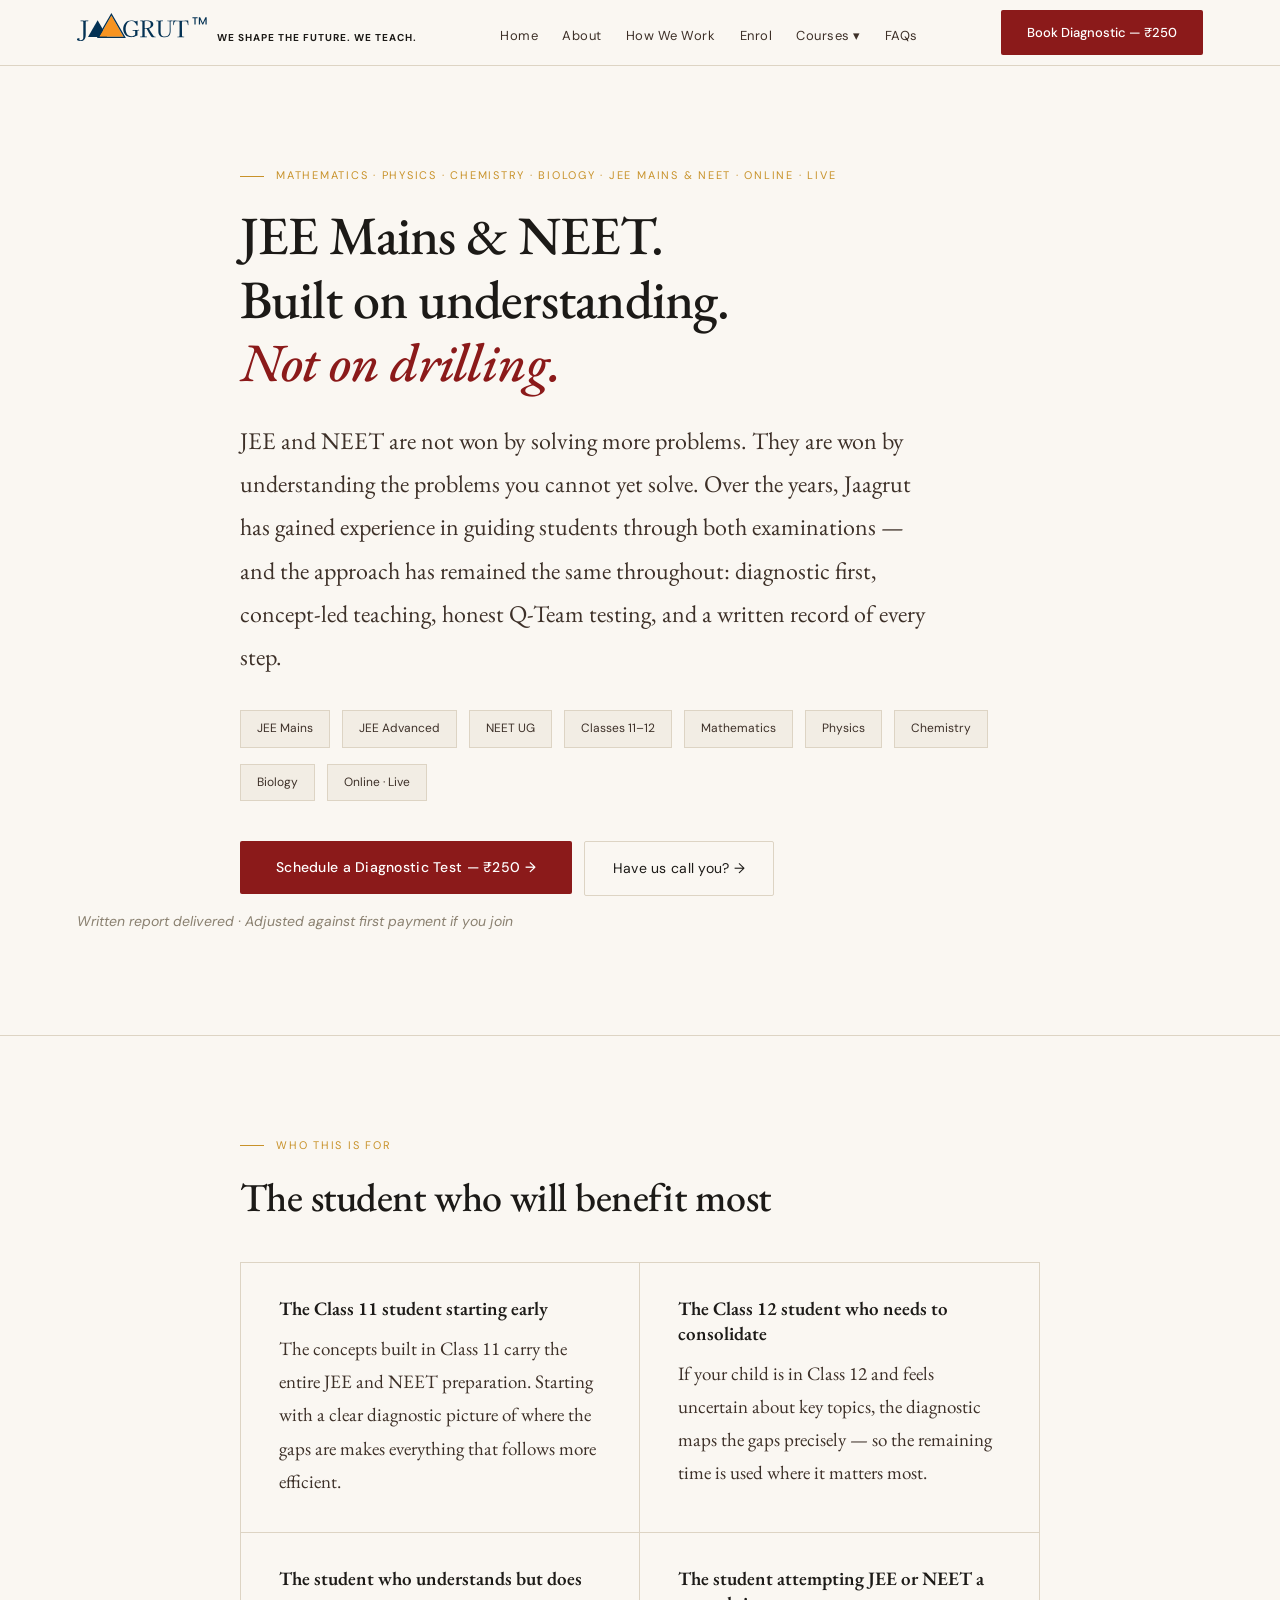
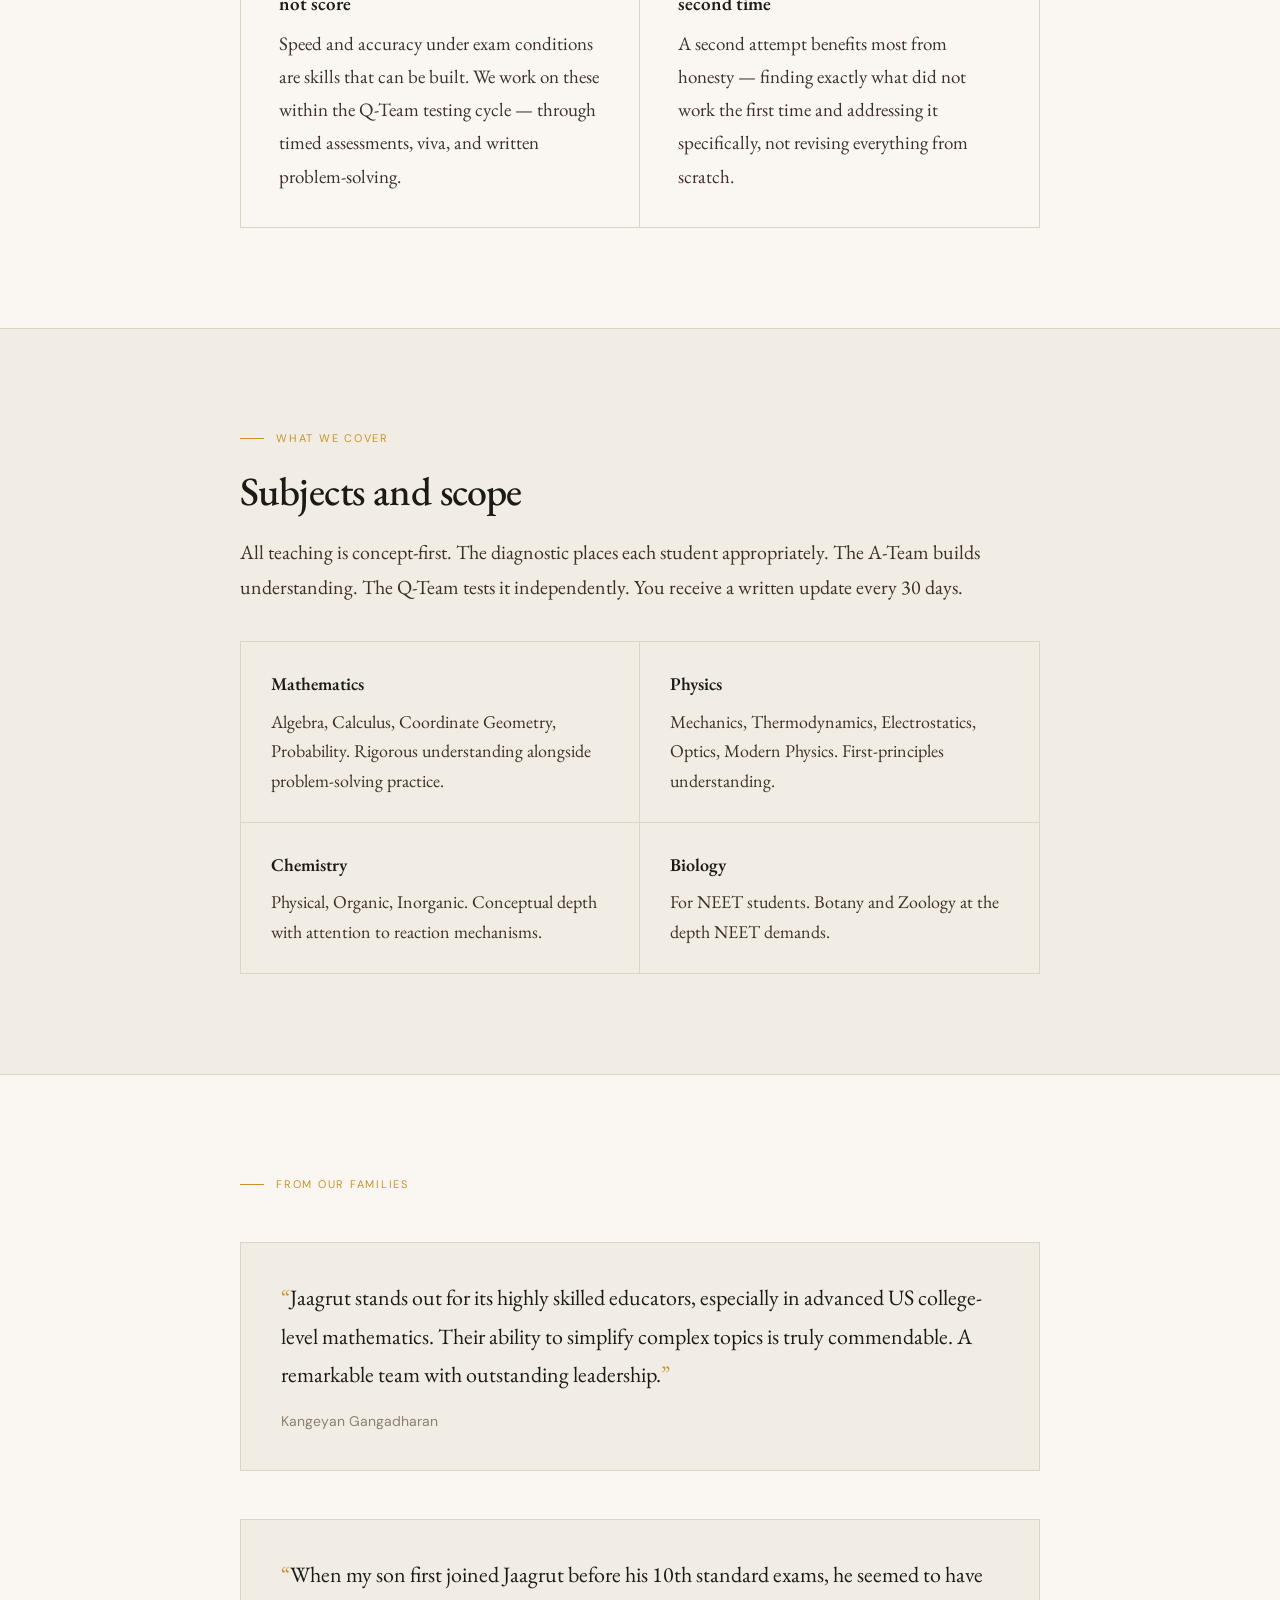
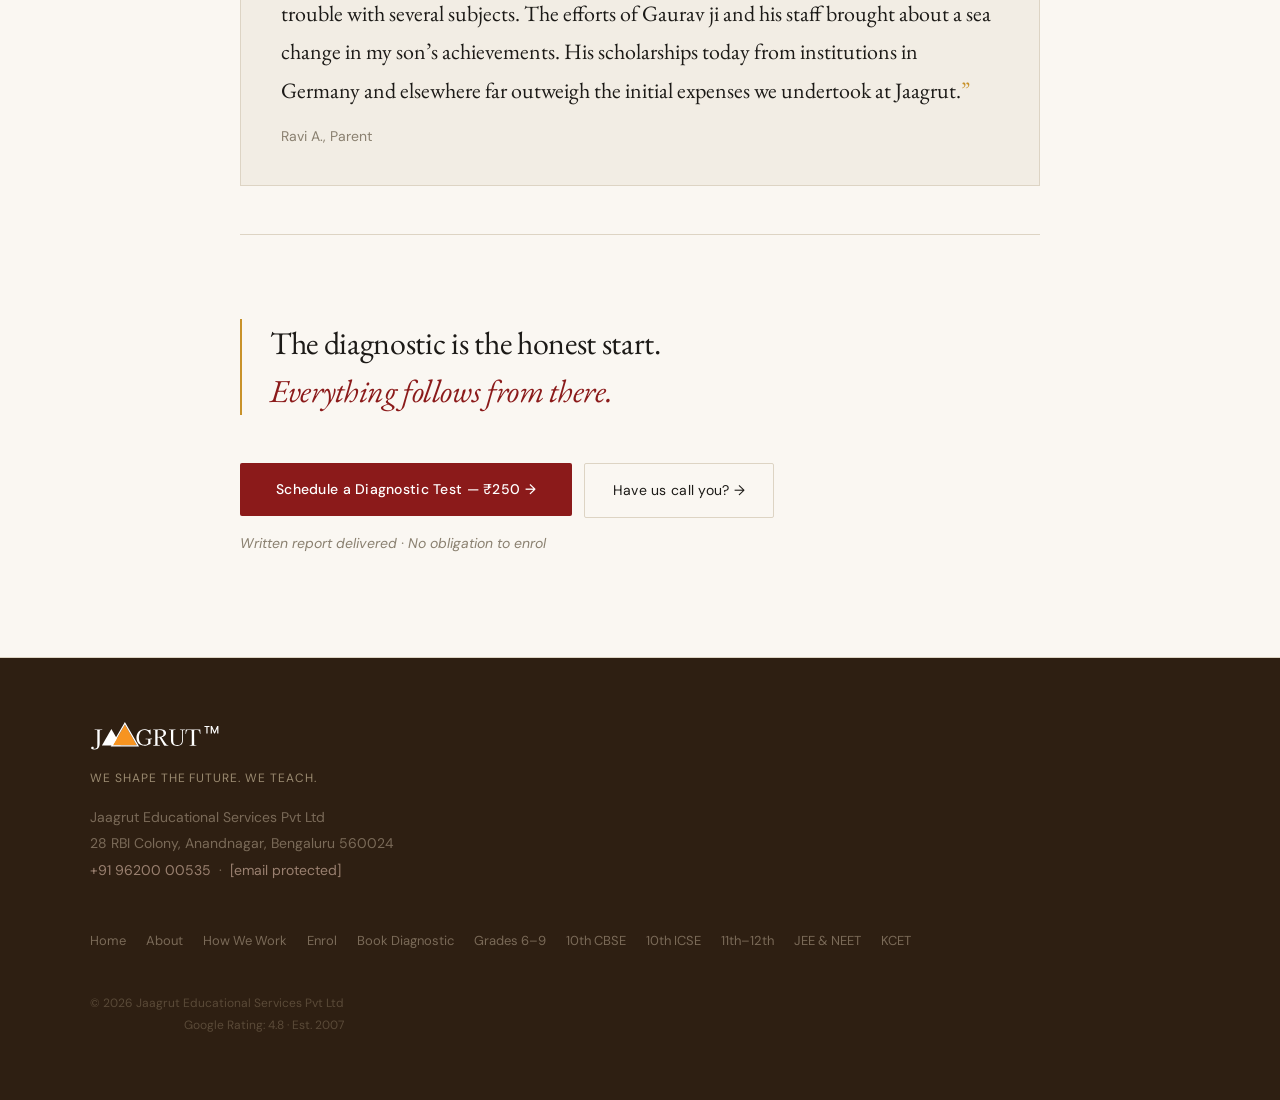
<file: jee-neet.html>
<!DOCTYPE html>

<html lang="en">
<head>
<meta charset="utf-8"/>
<meta content="width=device-width,initial-scale=1.0" name="viewport"/>
<title>JEE Mains &amp; NEET Online Preparation — Jaagrut — Jaagrut</title>
<meta content="Live online preparation for JEE Mains and NEET. Mathematics, Physics, Chemistry, Biology. Concept-first, Q-Team tested, honest written reports. Est 2007." name="description"/>
<meta content="JEE Mains &amp; NEET Online Preparation — Jaagrut — Jaagrut" property="og:title"/>
<meta content="Live online preparation for JEE Mains and NEET. Mathematics, Physics, Chemistry, Biology. Concept-first, Q-Team tested, honest written reports. Est 2007." property="og:description"/>
<meta content="https://www.jaagrut.com/jee-neet.html" property="og:url"/>
<meta content="website" property="og:type"/>
<meta content="Jaagrut" property="og:site_name"/>
<link href="https://www.jaagrut.com/jee-neet.html" rel="canonical"/>
<!-- Google Analytics — replace GA_MEASUREMENT_ID with your GA4 ID -->
<!-- <script async src="https://www.googletagmanager.com/gtag/js?id=GA_MEASUREMENT_ID"></script>
<script>window.dataLayer=window.dataLayer||[];function gtag(){dataLayer.push(arguments);}gtag("js",new Date());gtag("config","GA_MEASUREMENT_ID");</script> -->
<link href="https://fonts.googleapis.com" rel="preconnect"/><link href="https://fonts.googleapis.com/css2?family=EB+Garamond:ital,wght@0,400;0,500;0,600;0,700;1,400;1,500;1,600&amp;family=DM+Sans:wght@0,300;0,400;0,500&amp;display=swap" rel="stylesheet"/>
<link href="assets/css/style.css" rel="stylesheet"/>
<script type="application/ld+json">{
  "@context":"https://schema.org",
  "@graph":[
    {
      "@type":["EducationalOrganization","LocalBusiness"],
      "@id":"https://www.jaagrut.com/#org",
      "name":"Jaagrut Educational Services Pvt Ltd",
      "alternateName":"Jaagrut",
      "url":"https://www.jaagrut.com",
      "description":"Online tutoring for Mathematics and Science, Grades 6-12. CBSE, ICSE, JEE, NEET, KCET and international curricula. Founded 2007, Bengaluru.",
      "foundingDate":"2007",
      "founder":{"@type":"Person","name":"Gaurav Bajpeyee"},
      "address":{"@type":"PostalAddress","streetAddress":"28 RBI Colony, Anandnagar","addressLocality":"Bengaluru","addressRegion":"Karnataka","postalCode":"560024","addressCountry":"IN"},
      "telephone":"+919620000535",
      "email":"admin@jaagrut.com",
      "aggregateRating":{"@type":"AggregateRating","ratingValue":"4.8","bestRating":"5","ratingCount":"96"},
      "sameAs":["https://maps.app.goo.gl/KBsQXKk3epQgQAV57","https://jaagrut.com"]
    }
  ]
}</script>
<script type="application/ld+json">{"@context":"https://schema.org","@type":"Course","name":"JEE Mains & NEET Online Preparation — Jaagrut","description":"Live online preparation for JEE Mains and NEET. Mathematics, Physics, Chemistry, Biology. Concept-first, Q-Team tested, honest written reports. Est 2007.","provider":{"@type":"Organization","name":"Jaagrut Educational Services Pvt Ltd","url":"https://www.jaagrut.com"}}</script>
</head>
<body>
<style>
#hero-c{padding-top:152px;padding-bottom:80px;}
.who-grid{display:grid;grid-template-columns:1fr 1fr;gap:0;border:.5px solid var(--border);margin-top:40px;}
.wh{padding:34px 38px;border-right:.5px solid var(--border);border-bottom:.5px solid var(--border);}
.wh:nth-child(2n){border-right:none;}
.wh:nth-child(3),.wh:nth-child(4){border-bottom:none;}
.wh-t{font-size:19px;font-weight:600;color:var(--text);margin-bottom:10px;line-height:1.3;}
.wh-b{font-size:19px;color:var(--muted);line-height:1.75;}
.sub-grid{display:grid;grid-template-columns:1fr 1fr;gap:0;border:.5px solid var(--border);margin-top:36px;}
.sg{padding:26px 30px;border-right:.5px solid var(--border);border-bottom:.5px solid var(--border);}
.sg:nth-child(2n){border-right:none;}
.sg-t{font-size:18px;font-weight:600;color:var(--text);margin-bottom:6px;}
.sg-b{font-size:18px;color:var(--muted);line-height:1.65;}
.testi{margin-top:48px;padding:36px 40px;border:.5px solid var(--border);background:var(--cream-d);}
.testi-q{font-size:22px;color:var(--text);line-height:1.75;margin-bottom:14px;}
.testi-q::before{content:'“';color:var(--gold);}
.testi-q::after{content:'”';color:var(--gold);}
.testi-who{font-family:'DM Sans',sans-serif;font-size:14px;color:var(--faint);}
</style>
<a class="skip-link" href="#main-content">Skip to main content</a>
<nav>
<a class="nl" href="index.html">
<span class="nl-w">
  <svg xmlns="http://www.w3.org/2000/svg" width="130" height="28" viewBox="0 0 130 28" fill="none">
  <path d="M129.671 4.15425V11.5891H128.451V6.49703L126.183 11.5891H125.338L123.06 6.49703V11.5891H121.84V4.15425H123.156L125.766 9.98446L128.366 4.15425H129.671Z" fill="#043254"/>
  <path d="M120.605 4.15425V5.14913H118.626V11.5891H117.406V5.14913H115.417V4.15425H120.605Z" fill="#043254"/>
  <path d="M111.434 11.831C111.434 12.0435 111.343 12.1498 111.16 12.1498C111.1 12.1498 111.046 12.1498 111.001 12.1498C110.955 12.1346 110.917 12.0966 110.887 12.0359C110.872 12.0056 110.849 11.9372 110.819 11.831C110.804 11.7095 110.796 11.626 110.796 11.5804C110.72 11.125 110.606 10.6239 110.454 10.0774C110.318 9.51562 110.098 9.06015 109.794 8.71095C109.642 8.52876 109.384 8.4073 109.02 8.34657C108.655 8.28584 108.283 8.25547 107.904 8.25547C107.524 8.25547 107.228 8.25547 107.015 8.25547C106.788 8.25547 106.507 8.25547 106.173 8.25547C105.854 8.25547 105.566 8.3162 105.307 8.43766C105.065 8.55912 104.943 8.80204 104.943 9.16642C104.943 11.459 104.951 13.7591 104.966 16.0669C104.996 18.3594 105.011 20.6596 105.011 22.9673C105.011 23.1647 105.095 23.3165 105.262 23.4228C105.429 23.5139 105.619 23.5746 105.831 23.605C106.044 23.6354 106.218 23.6505 106.355 23.6505C106.477 23.6505 106.583 23.6505 106.674 23.6505C106.78 23.6354 106.886 23.6278 106.993 23.6278C107.145 23.6278 107.22 23.6961 107.22 23.8327C107.22 23.8935 107.22 23.9846 107.22 24.106C107.22 24.2123 107.167 24.2654 107.061 24.2654C106.514 24.2654 105.968 24.2578 105.421 24.2427C104.89 24.2123 104.351 24.1971 103.804 24.1971C103.076 24.1971 102.332 24.2199 101.573 24.2654C101.406 24.2654 101.231 24.273 101.049 24.2882C100.867 24.3034 100.692 24.311 100.525 24.311C100.388 24.311 100.32 24.2275 100.32 24.0605C100.32 23.8783 100.343 23.7644 100.388 23.7189C100.434 23.6733 100.54 23.6505 100.707 23.6505C100.737 23.6505 100.768 23.6581 100.798 23.6733C100.844 23.6733 100.874 23.6733 100.889 23.6733C101.056 23.6733 101.269 23.6581 101.527 23.6278C101.785 23.5974 102.013 23.5367 102.21 23.4456C102.423 23.3393 102.529 23.1799 102.529 22.9673C102.544 21.7983 102.552 20.6292 102.552 19.4602C102.567 18.2911 102.575 17.1221 102.575 15.953C102.575 14.7991 102.567 13.6529 102.552 12.5142C102.537 11.3603 102.529 10.2064 102.529 9.05255C102.529 8.87036 102.453 8.70336 102.301 8.55153C102.165 8.39971 102.013 8.3162 101.846 8.30102C101.709 8.27066 101.565 8.25547 101.413 8.25547C101.277 8.25547 101.132 8.25547 100.98 8.25547H98.9535C98.407 8.25547 97.997 8.39212 97.7237 8.6654C97.4656 8.9235 97.2834 9.26511 97.1772 9.69022C97.0709 10.1001 96.9722 10.5253 96.8811 10.9656C96.8811 10.9959 96.8583 11.1022 96.8128 11.2844C96.7824 11.4514 96.7445 11.6184 96.6989 11.7854C96.6685 11.9372 96.6458 12.0207 96.6306 12.0359C96.5698 12.1118 96.4787 12.1498 96.3573 12.1498C96.1903 12.1498 96.1068 12.0663 96.1068 11.8993C96.1068 11.8385 96.1068 11.7626 96.1068 11.6715C96.122 11.5653 96.1371 11.4438 96.1523 11.3072C96.1827 10.958 96.2055 10.5404 96.2206 10.0546C96.251 9.55358 96.2738 9.09051 96.289 8.6654C96.3042 8.51358 96.3117 8.36175 96.3117 8.20993C96.3117 8.0581 96.3193 7.92146 96.3345 7.8C96.3345 7.58744 96.4636 7.49635 96.7217 7.52671C97.83 7.63299 98.946 7.68613 100.069 7.68613C101.208 7.67095 102.332 7.66336 103.44 7.66336H105.376C105.998 7.66336 106.621 7.66336 107.243 7.66336C107.881 7.64817 108.519 7.63299 109.156 7.61781C109.43 7.60263 109.71 7.59504 109.999 7.59504C110.303 7.57985 110.599 7.57226 110.887 7.57226C111.084 7.57226 111.198 7.64817 111.229 7.8C111.244 7.84555 111.259 8.01255 111.274 8.30102C111.289 8.57431 111.305 8.89314 111.32 9.25752C111.335 9.60672 111.343 9.94073 111.343 10.2596C111.358 10.5632 111.365 10.7758 111.365 10.8972C111.38 11.0491 111.396 11.2009 111.411 11.3527C111.426 11.5045 111.434 11.6639 111.434 11.831Z" fill="#043254"/>
  <path d="M95.6092 7.91355C95.6092 8.06538 95.5712 8.15647 95.4953 8.18683C95.4194 8.2172 95.3207 8.23238 95.1993 8.23238C95.093 8.23238 94.9867 8.23238 94.8804 8.23238C94.7741 8.2172 94.6679 8.20961 94.5616 8.20961C94.349 8.20961 94.1364 8.24756 93.9239 8.32348C93.7265 8.38421 93.6126 8.54362 93.5823 8.80173C93.5671 9.05983 93.5595 9.32552 93.5595 9.59881C93.5595 9.8721 93.5595 10.1454 93.5595 10.4187C93.5595 11.6636 93.5671 12.9162 93.5823 14.1763C93.6126 15.4213 93.6278 16.6739 93.6278 17.934C93.6278 19.2245 93.438 20.3556 93.0585 21.3273C92.6789 22.2838 92.064 23.0277 91.2138 23.5591C90.3787 24.0905 89.2628 24.3562 87.866 24.3562C85.8467 24.3562 84.2525 23.8704 83.0834 22.8987C81.9296 21.9118 81.3526 20.3708 81.3526 18.2756V9.21166C81.3526 9.13574 81.3526 9.05983 81.3526 8.98392C81.3678 8.89282 81.3678 8.81691 81.3526 8.75618C81.3374 8.46771 81.1856 8.29311 80.8972 8.23238C80.6239 8.17165 80.3734 8.14129 80.1456 8.14129C80.0393 8.14129 79.9255 8.14888 79.804 8.16406C79.6977 8.16406 79.5839 8.16406 79.4624 8.16406C79.4169 8.16406 79.3637 8.1337 79.303 8.07297C79.2878 8.01224 79.2802 7.92873 79.2802 7.82246C79.2802 7.65545 79.3789 7.57194 79.5763 7.57194C79.7433 7.57194 79.9027 7.57954 80.0545 7.59472C80.2064 7.59472 80.3582 7.60231 80.51 7.61749C80.8592 7.63267 81.2008 7.64786 81.5348 7.66304C81.8688 7.66304 82.2029 7.66304 82.5369 7.66304C83.0683 7.66304 83.592 7.64786 84.1083 7.61749C84.6396 7.58713 85.171 7.57194 85.7024 7.57194C85.8998 7.57194 85.9985 7.66304 85.9985 7.84523C85.9985 7.90596 85.9833 7.98187 85.953 8.07297C85.9226 8.14888 85.8618 8.18683 85.7707 8.18683C85.5734 8.18683 85.3836 8.18683 85.2014 8.18683C85.0192 8.17165 84.8294 8.16406 84.6321 8.16406C84.465 8.16406 84.2753 8.20961 84.0627 8.3007C83.8502 8.3918 83.7287 8.53603 83.6983 8.73341C83.6528 8.97633 83.6376 9.24202 83.6528 9.53049C83.668 9.80377 83.6756 10.0695 83.6756 10.3276C83.6756 11.7092 83.668 13.0908 83.6528 14.4724C83.6376 15.854 83.63 17.2356 83.63 18.6172C83.63 19.7104 83.7439 20.6213 83.9716 21.3501C84.1994 22.0788 84.6245 22.633 85.247 23.0126C85.8694 23.3769 86.7804 23.5591 87.9799 23.5591C89.1489 23.5591 90.0751 23.3162 90.7583 22.8304C91.4567 22.3445 91.9577 21.6841 92.2614 20.8491C92.565 20.014 92.7169 19.0651 92.7169 18.0023C92.7169 16.4689 92.7093 14.9355 92.6941 13.402C92.6941 11.8686 92.6941 10.3352 92.6941 8.80173C92.6941 8.58917 92.5802 8.43735 92.3525 8.34625C92.1247 8.25516 91.9198 8.20961 91.7376 8.20961C91.5554 8.20961 91.3732 8.2172 91.191 8.23238C91.0088 8.24757 90.819 8.25516 90.6217 8.25516C90.5306 8.25516 90.485 8.18684 90.485 8.05019C90.485 7.92873 90.485 7.82246 90.485 7.73136C90.5002 7.64027 90.5837 7.59472 90.7355 7.59472C90.9481 7.59472 91.1682 7.6099 91.396 7.64027C91.6237 7.65545 91.8439 7.66304 92.0564 7.66304C92.8156 7.66304 93.5671 7.64027 94.3111 7.59472C94.5084 7.59472 94.6982 7.58713 94.8804 7.57194C95.0778 7.55676 95.2676 7.54917 95.4498 7.54917C95.5409 7.54917 95.5864 7.59472 95.5864 7.68581C95.6016 7.77691 95.6092 7.85282 95.6092 7.91355Z" fill="#043254"/>
  <path d="M73.7686 11.6034C73.7686 10.2673 73.4194 9.35639 72.7211 8.87055C72.0378 8.36953 71.0737 8.11902 69.8288 8.11902H69.0772C68.9254 8.11902 68.7356 8.1342 68.5079 8.16457C68.2953 8.17975 68.098 8.23289 67.9158 8.32398C67.7488 8.3999 67.6653 8.54413 67.6653 8.75668V15.0878C67.8323 15.1485 68.0221 15.1865 68.2346 15.2017C68.4472 15.2168 68.6445 15.2244 68.8267 15.2244C69.434 15.2244 70.0262 15.1713 70.6031 15.065C71.1952 14.9587 71.7266 14.7765 72.1973 14.5184C72.6831 14.2603 73.0627 13.896 73.3359 13.4253C73.6244 12.9546 73.7686 12.3473 73.7686 11.6034ZM78.7561 23.8785C78.7561 23.9847 78.6498 24.0682 78.4373 24.129C78.2247 24.1897 77.9742 24.2277 77.6857 24.2428C77.3973 24.2732 77.124 24.2884 76.8659 24.2884C76.623 24.2884 76.4559 24.2884 76.3649 24.2884C75.7576 24.2884 75.2717 24.2277 74.9073 24.1062C74.543 23.9696 74.1862 23.628 73.837 23.0814C73.093 21.882 72.3719 20.6674 71.6735 19.4376C70.9902 18.2078 70.307 16.9704 69.6238 15.7255L67.6653 15.7938V23.0131C67.6653 23.2408 67.7564 23.3926 67.9386 23.4685C68.1208 23.5444 68.3029 23.5824 68.4851 23.5824C68.6977 23.5824 68.9026 23.5748 69.1 23.5596C69.2974 23.5444 69.4948 23.5369 69.6921 23.5369C69.7984 23.5369 69.8592 23.5824 69.8743 23.6735C69.9047 23.7646 69.9199 23.8481 69.9199 23.924C69.9199 24.0455 69.8819 24.129 69.806 24.1745C69.7453 24.2049 69.6618 24.2201 69.5555 24.2201C68.8875 24.2201 68.2118 24.2125 67.5286 24.1973C66.8454 24.1669 66.1698 24.1518 65.5018 24.1518C65.1374 24.1518 64.773 24.1669 64.4086 24.1973C64.0594 24.2125 63.7026 24.2201 63.3383 24.2201C63.2472 24.2201 63.1864 24.1821 63.1561 24.1062C63.1409 24.0151 63.1333 23.9392 63.1333 23.8785C63.1333 23.6811 63.2168 23.5824 63.3838 23.5824C63.5205 23.5824 63.6495 23.59 63.771 23.6052C63.9076 23.6052 64.0367 23.6052 64.1581 23.6052C64.3859 23.6052 64.6288 23.5824 64.8869 23.5369C65.1602 23.4761 65.312 23.3015 65.3424 23.0131C65.3727 22.6335 65.3803 22.1932 65.3651 21.6922C65.3651 21.176 65.3651 20.7281 65.3651 20.3485C65.3651 19.8475 65.3651 19.3465 65.3651 18.8455C65.3651 18.3293 65.3651 17.8206 65.3651 17.3196C65.3651 16.272 65.3651 15.2244 65.3651 14.1768C65.3803 13.1292 65.3879 12.0817 65.3879 11.0341C65.3879 10.6545 65.3879 10.2749 65.3879 9.89537C65.3879 9.50063 65.3727 9.12106 65.3424 8.75668C65.312 8.45303 65.1526 8.28603 64.8641 8.25566C64.5908 8.21011 64.3403 8.18734 64.1126 8.18734C64.0215 8.18734 63.9304 8.19493 63.8393 8.21011C63.7482 8.21011 63.6571 8.21011 63.566 8.21011C63.3383 8.21011 63.2244 8.08106 63.2244 7.82296C63.2244 7.65595 63.3003 7.57245 63.4521 7.57245C63.9683 7.57245 64.477 7.58763 64.978 7.618C65.4942 7.64836 66.0104 7.66354 66.5266 7.66354C67.2402 7.66354 67.9462 7.63318 68.6445 7.57245C69.3429 7.51172 70.0413 7.48135 70.7397 7.48135C71.3167 7.48135 71.924 7.54208 72.5616 7.66354C73.2145 7.785 73.8218 7.98238 74.3835 8.25566C74.9453 8.52895 75.4008 8.90851 75.75 9.39435C76.1143 9.86501 76.2965 10.4647 76.2965 11.1935C76.2965 12.1044 76.0384 12.8939 75.5222 13.5619C75.0212 14.2148 74.3684 14.7234 73.5637 15.0878C73.2752 15.2244 72.9792 15.3307 72.6755 15.4066C72.3719 15.4674 72.0682 15.5281 71.7646 15.5888C72.463 16.7731 73.1917 17.9421 73.9508 19.096C74.7251 20.2498 75.507 21.3885 76.2965 22.512C76.5243 22.8309 76.7596 23.089 77.0025 23.2863C77.2606 23.4685 77.5795 23.5976 77.959 23.6735C78.0501 23.6887 78.2019 23.6963 78.4145 23.6963C78.6422 23.6963 78.7561 23.757 78.7561 23.8785Z" fill="#043254"/>
  <path d="M62.171 17.2288C62.171 17.3199 62.1482 17.4034 62.1027 17.4793C62.0571 17.5552 61.9812 17.5931 61.8749 17.5931H60.463V22.4667C59.4002 22.8311 58.345 23.2335 57.2974 23.6737C56.7964 23.8863 56.265 24.0229 55.7033 24.0837C55.1567 24.1444 54.6177 24.1748 54.0863 24.1748C53.6308 24.1748 53.1222 24.1216 52.5605 24.0154C51.9987 23.9091 51.4522 23.7572 50.9208 23.5599C50.4046 23.3625 49.9491 23.1348 49.5543 22.8767C48.4005 22.1024 47.5427 21.1003 46.9809 19.8705C46.4343 18.6407 46.1611 17.335 46.1611 15.9534C46.1611 14.7844 46.3432 13.6837 46.7076 12.6512C47.0872 11.6188 47.6262 10.7079 48.3246 9.91839C49.023 9.1289 49.858 8.51401 50.8297 8.07372C51.8165 7.61824 52.9173 7.3905 54.1319 7.3905C55.0276 7.3905 55.8854 7.51196 56.7053 7.75488C56.8419 7.80043 57.0621 7.86875 57.3657 7.95985C57.6694 8.05094 57.973 8.14204 58.2767 8.23313C58.5803 8.30904 58.7853 8.347 58.8916 8.347C59.2104 8.347 59.4306 8.30904 59.552 8.23313C59.6735 8.14204 59.7646 8.04335 59.8253 7.93707C59.9012 7.83079 60.0075 7.74729 60.1441 7.68656H60.3263C60.4478 7.68656 60.5161 7.75488 60.5313 7.89152C60.5617 8.04335 60.5693 8.20277 60.5541 8.36977C60.5541 8.53678 60.5541 8.70379 60.5541 8.8708C60.5541 9.34145 60.5617 9.81211 60.5768 10.2828C60.6072 10.7534 60.6224 11.2317 60.6224 11.7175C60.6224 11.8997 60.6148 12.1123 60.5996 12.3552C60.5996 12.5981 60.463 12.7196 60.1897 12.7196C60.0986 12.7196 60.0151 12.712 59.9392 12.6968C59.8784 12.6664 59.8177 12.6133 59.757 12.5374C59.7418 12.507 59.7038 12.4235 59.6431 12.2869C59.5824 12.135 59.5217 11.9832 59.4609 11.8314C59.4002 11.6644 59.3546 11.5505 59.3243 11.4898C58.9144 10.5636 58.3146 9.78934 57.5252 9.16686C57.1152 8.83284 56.5914 8.56715 55.9538 8.36977C55.3313 8.1724 54.7544 8.07372 54.223 8.07372C53.2057 8.07372 52.3403 8.32423 51.6268 8.82525C50.9132 9.31109 50.3362 9.94876 49.896 10.7382C49.4557 11.5277 49.1368 12.378 48.9394 13.2889C48.7421 14.1999 48.6434 15.0804 48.6434 15.9307C48.6434 16.8264 48.7497 17.707 48.9622 18.5724C49.1748 19.4378 49.5012 20.2197 49.9415 20.9181C50.397 21.6165 50.9891 22.1783 51.7179 22.6034C52.4466 23.0133 53.3196 23.2183 54.3368 23.2183C54.6405 23.2183 55.0049 23.1879 55.43 23.1272C55.8551 23.0664 56.2802 22.9602 56.7053 22.8083C57.1304 22.6565 57.4796 22.4516 57.7529 22.1934C58.0414 21.9353 58.1856 21.6089 58.1856 21.2142V18.208C58.1856 17.9651 58.0641 17.8133 57.8212 17.7526C57.5935 17.6767 57.3961 17.6387 57.2291 17.6387C57.0014 17.6387 56.7736 17.6539 56.5459 17.6842C56.3181 17.6994 56.0904 17.707 55.8627 17.707C55.7412 17.707 55.6577 17.6691 55.6122 17.5931C55.5818 17.5172 55.5666 17.4261 55.5666 17.3199C55.5666 17.2288 55.5818 17.1453 55.6122 17.0694C55.6425 16.9783 55.7184 16.9327 55.8399 16.9327C56.0828 16.9327 56.3181 16.9403 56.5459 16.9555C56.7736 16.9555 57.009 16.9555 57.2519 16.9555H58.8688C59.1269 16.9555 59.385 16.9555 59.6431 16.9555C59.9012 16.9555 60.1593 16.9479 60.4174 16.9327C60.6755 16.9327 60.926 16.9251 61.169 16.9099C61.4119 16.8796 61.6548 16.8644 61.8977 16.8644C61.9888 16.8644 62.0571 16.9099 62.1027 17.001C62.1482 17.0769 62.171 17.1529 62.171 17.2288Z" fill="#043254"/>
  <path d="M11.3641 7.868C11.3641 7.97428 11.3489 8.05778 11.3186 8.11851C11.3034 8.17924 11.2351 8.20961 11.1136 8.20961C10.8859 8.20961 10.6581 8.20961 10.4304 8.20961C10.2178 8.19443 9.99768 8.18683 9.76994 8.18683C9.55739 8.18683 9.33724 8.24757 9.10951 8.36903C8.89695 8.4753 8.77549 8.65749 8.74513 8.9156C8.72994 9.02187 8.72235 9.13574 8.72235 9.2572C8.73753 9.36348 8.74513 9.47735 8.74513 9.59881C8.74513 11.6181 8.73753 13.6374 8.72235 15.6566C8.72235 17.6759 8.72235 19.7028 8.72235 21.7372C8.72235 22.9063 8.55534 23.9615 8.22133 24.9028C7.9025 25.8593 7.36352 26.6108 6.60439 27.1574C5.84527 27.7191 4.81286 28 3.50716 28C3.23387 28 2.89986 27.9924 2.50511 27.9772C2.11037 27.9621 1.72321 27.9089 1.34365 27.8178C0.964089 27.7267 0.645256 27.5673 0.387154 27.3396C0.129051 27.127 0 26.8234 0 26.4286C0 26.0491 0.144234 25.7454 0.432702 25.5177C0.721169 25.3051 1.03241 25.1988 1.36643 25.1988C1.48789 25.1988 1.6473 25.2292 1.84467 25.2899C2.05723 25.3507 2.24701 25.4342 2.41402 25.5404C2.58103 25.6467 2.66453 25.7758 2.66453 25.9276C2.6038 26.0035 2.54307 26.087 2.48234 26.1781C2.42161 26.2692 2.39125 26.3755 2.39125 26.4969C2.39125 26.8158 2.5203 27.0359 2.7784 27.1574C3.0365 27.2788 3.2946 27.3396 3.55271 27.3396C3.91709 27.3396 4.28147 27.2637 4.64585 27.1118C5.01023 26.9752 5.32906 26.7702 5.60235 26.4969C5.89081 26.2388 6.073 25.92 6.14892 25.5404C6.22483 25.0698 6.27038 24.5991 6.28556 24.1285C6.30074 23.6578 6.30833 23.1872 6.30833 22.7165V8.9156C6.30833 8.67268 6.20965 8.49808 6.01227 8.3918C5.8149 8.28552 5.58716 8.22479 5.32906 8.20961C5.07096 8.17924 4.8584 8.16406 4.6914 8.16406C4.53957 8.16406 4.38775 8.17165 4.23592 8.18683C4.09928 8.20202 3.96264 8.20961 3.82599 8.20961C3.61344 8.20961 3.50716 8.10333 3.50716 7.89078C3.50716 7.66304 3.60585 7.54917 3.80322 7.54917C3.95504 7.54917 4.10687 7.55676 4.25869 7.57194C4.4257 7.58713 4.58512 7.59472 4.73694 7.59472C5.60235 7.64027 6.47534 7.66304 7.35593 7.66304C7.97841 7.66304 8.60848 7.64786 9.24615 7.61749C9.88381 7.57194 10.5139 7.54917 11.1364 7.54917C11.2578 7.54917 11.3262 7.58713 11.3413 7.66304C11.3565 7.72377 11.3641 7.79209 11.3641 7.868Z" fill="#043254"/>
  <path d="M20.6363 7.20755L30.2816 23.9136H10.991L20.6363 7.20755Z" fill="#043254"/>
  <path d="M34.395 2.62125L46.5935 23.7495H22.1966L34.395 2.62125Z" fill="#F79421"/>
  <path d="M48.8633 25.0591H19.9271L34.3952 0L48.8633 25.0591ZM22.1971 23.7489H46.5934L34.3952 2.62056L22.1971 23.7489Z" fill="#043254"/>
</svg>
</span>
<span class="nl-t">We shape the future. We teach.</span>
</a>
<ul class="nm"><li><a href="index.html">Home</a></li><li><a href="about.html">About</a></li><li><a class="" href="how-we-work.html">How We Work</a></li><li><a href="enrol.html">Enrol</a></li><li class="has-dropdown">
        <a href="courses.html">Courses ▾</a>
        <div class="nav-dropdown">
          <div class="nav-dropdown-inn">
            <a href="grades-6-9.html">Grades 6–9</a>
            <a href="cbse-10.html">10th CBSE</a>
            <a href="icse-10.html">10th ICSE</a>
            <a href="class-11-12.html">Classes 11–12</a>
            <a href="jee-neet.html">JEE &amp; NEET</a>
            <a href="kcet.html">KCET</a>
          </div>
        </div>
      </li><li><a href="faq.html">FAQs</a></li></ul>
<a class="nc" href="book-diagnostic.html">Book Diagnostic — ₹250</a>
<button class="ham-btn" id="ham"><span></span><span></span><span></span></button></nav><div class="mob-menu" id="mob-nav">
<a href="index.html">Home</a>
<a href="about.html">About</a>
<a href="how-we-work.html">How We Work</a>
<a href="enrol.html">Enrol</a><li class="has-dropdown">
        <a href="courses.html">Courses ▾</a>
        <div class="nav-dropdown">
          <div class="nav-dropdown-inn">
            <a href="grades-6-9.html">Grades 6–9</a>
            <a href="cbse-10.html">10th CBSE</a>
            <a href="icse-10.html">10th ICSE</a>
            <a href="class-11-12.html">Classes 11–12</a>
            <a href="jee-neet.html">JEE &amp; NEET</a>
            <a href="kcet.html">KCET</a>
          </div>
        </div>
      </li><a href="grades-6-9.html">Grades 6–9</a>
<a href="cbse-10.html">10th CBSE</a>
<a href="icse-10.html">10th ICSE</a>
<a href="class-11-12.html">Classes 11–12</a>
<a class="on" href="jee-neet.html">JEE &amp; NEET</a>
<a href="kcet.html">KCET</a>
<a href="faq.html">FAQs</a>
<a class="mob-menu-cta" href="book-diagnostic.html">Schedule a Diagnostic Test →</a>
</div>
<section id="main-content" style="background:var(--cream);border-bottom:.5px solid var(--border);">
<div class="inn">
<div class="lbl">Mathematics · Physics · Chemistry · Biology · JEE Mains &amp; NEET · Online · Live</div>
<h1 class="h1">JEE Mains &amp; NEET.<br/>Built on understanding.<br/><em>Not on drilling.</em></h1>
<p class="body-xl">JEE and NEET are not won by solving more problems. They are won by understanding the problems you cannot yet solve. Over the years, Jaagrut has gained experience in guiding students through both examinations — and the approach has remained the same throughout: diagnostic first, concept-led teaching, honest Q-Team testing, and a written record of every step.</p>
<div style="display:flex;flex-wrap:wrap;gap:8px;margin-bottom:36px;"><span class="tag">JEE Mains</span><span class="tag">JEE Advanced</span><span class="tag">NEET UG</span><span class="tag">Classes 11–12</span><span class="tag">Mathematics</span><span class="tag">Physics</span><span class="tag">Chemistry</span><span class="tag">Biology</span><span class="tag">Online · Live</span></div>
<div style="display:flex;flex-wrap:wrap;gap:12px;align-items:flex-start;"><a class="btn-p" href="book-diagnostic.html">Schedule a Diagnostic Test — ₹250 →</a>
<div class="cb-wrap">
<a class="btn-cb" onclick="toggleCb('cb-jeeneet1')">Have us call you? →</a>
<div class="cb-form" id="cb-jeeneet1" style="display:none;">
<div class="cb-inner">
<div class="cb-head">We will call you back.</div>
<div class="cb-sub">Leave your details and we will reach out to you.</div>
<div class="cb-field">
<label class="cb-label" for="cb-n-jeeneet1">Your name</label>
<input class="cb-input" id="cb-n-jeeneet1" placeholder="Your name" type="text"/>
</div>
<div class="cb-field">
<label class="cb-label" for="cb-p-jeeneet1">Phone with country code</label>
<input class="cb-input" id="cb-p-jeeneet1" placeholder="+91 98765 43210" type="tel"/>
</div>
<div class="cb-field">
<label class="cb-label" for="cb-e-jeeneet1">Email address</label>
<input aria-describedby="cb-e-jeeneet1-hint" class="cb-input" id="cb-e-jeeneet1" placeholder="your@email.com" type="email"/>
<div class="cb-hint" id="cb-hint-1">In case we miss your call, we will reach you here.</div>
</div>
<div class="cb-field">
<label class="cb-label" for="cb-m-jeeneet1">Your message <span class="cb-opt">optional</span></label>
<textarea class="cb-textarea" id="cb-m-jeeneet1" placeholder="Tell us about your child — grade, board, subject, any specific concern..."></textarea>
</div>
<button class="cb-send" onclick="sendCb('jeeneet1','JEE and NEET')">Send on WhatsApp →</button>
<div class="cb-sent" id="cb-done-jeeneet1" style="display:none;">Thank you. We will call you shortly.</div>
</div>
</div>
</div></div></div>
<p style="font-family:'DM Sans',sans-serif;font-size:14px;color:var(--faint);margin-top:13px;font-style:italic;">Written report delivered · Adjusted against first payment if you join</p>
</section>
<section>
<div class="inn">
<div class="lbl">Who this is for</div>
<h2 class="h2">The student who will benefit most</h2>
<div class="who-grid"><div class="wh"><div class="wh-t">The Class 11 student starting early</div><div class="wh-b">The concepts built in Class 11 carry the entire JEE and NEET preparation. Starting with a clear diagnostic picture of where the gaps are makes everything that follows more efficient.</div></div><div class="wh"><div class="wh-t">The Class 12 student who needs to consolidate</div><div class="wh-b">If your child is in Class 12 and feels uncertain about key topics, the diagnostic maps the gaps precisely — so the remaining time is used where it matters most.</div></div><div class="wh"><div class="wh-t">The student who understands but does not score</div><div class="wh-b">Speed and accuracy under exam conditions are skills that can be built. We work on these within the Q-Team testing cycle — through timed assessments, viva, and written problem-solving.</div></div><div class="wh"><div class="wh-t">The student attempting JEE or NEET a second time</div><div class="wh-b">A second attempt benefits most from honesty — finding exactly what did not work the first time and addressing it specifically, not revising everything from scratch.</div></div></div>
</div>
</section>
<section style="background:var(--cream-d);">
<div class="inn">
<div class="lbl">What we cover</div>
<h2 class="h2">Subjects and scope</h2>
<p class="body-md" style="margin-bottom:20px;">All teaching is concept-first. The diagnostic places each student appropriately. The A-Team builds understanding. The Q-Team tests it independently. You receive a written update every 30 days.</p>
<div class="sub-grid"><div class="sg"><div class="sg-t">Mathematics</div><div class="sg-b">Algebra, Calculus, Coordinate Geometry, Probability. Rigorous understanding alongside problem-solving practice.</div></div><div class="sg"><div class="sg-t">Physics</div><div class="sg-b">Mechanics, Thermodynamics, Electrostatics, Optics, Modern Physics. First-principles understanding.</div></div><div class="sg" style="border-bottom:none;"><div class="sg-t">Chemistry</div><div class="sg-b">Physical, Organic, Inorganic. Conceptual depth with attention to reaction mechanisms.</div></div><div class="sg" style="border-bottom:none;"><div class="sg-t">Biology</div><div class="sg-b">For NEET students. Botany and Zoology at the depth NEET demands.</div></div></div>
</div>
</section>
<section>
<div class="inn">
<div class="lbl">From our families</div>
<div class="testi"><div class="testi-q">Jaagrut stands out for its highly skilled educators, especially in advanced US college-level mathematics. Their ability to simplify complex topics is truly commendable. A remarkable team with outstanding leadership.</div><div class="testi-who">Kangeyan Gangadharan</div></div><div class="testi"><div class="testi-q">When my son first joined Jaagrut before his 10th standard exams, he seemed to have trouble with several subjects. The efforts of Gaurav ji and his staff brought about a sea change in my son’s achievements. His scholarships today from institutions in Germany and elsewhere far outweigh the initial expenses we undertook at Jaagrut.</div><div class="testi-who">Ravi A., Parent</div></div>
<div style="margin-top:48px;padding-top:36px;border-top:.5px solid var(--border);">
<div class="pull">The diagnostic is the honest start.<br/><em>Everything follows from there.</em></div>
<div style="display:flex;flex-wrap:wrap;gap:12px;align-items:flex-start;"><a class="btn-p" href="book-diagnostic.html">Schedule a Diagnostic Test — ₹250 →</a>
<div class="cb-wrap">
<a class="btn-cb" onclick="toggleCb('cb-jeeneet2')">Have us call you? →</a>
<div class="cb-form" id="cb-jeeneet2" style="display:none;">
<div class="cb-inner">
<div class="cb-head">We will call you back.</div>
<div class="cb-sub">Leave your details and we will reach out to you.</div>
<div class="cb-field">
<label class="cb-label" for="cb-n-jeeneet2">Your name</label>
<input class="cb-input" id="cb-n-jeeneet2" placeholder="Your name" type="text"/>
</div>
<div class="cb-field">
<label class="cb-label" for="cb-p-jeeneet2">Phone with country code</label>
<input class="cb-input" id="cb-p-jeeneet2" placeholder="+91 98765 43210" type="tel"/>
</div>
<div class="cb-field">
<label class="cb-label" for="cb-e-jeeneet2">Email address</label>
<input aria-describedby="cb-e-jeeneet2-hint" class="cb-input" id="cb-e-jeeneet2" placeholder="your@email.com" type="email"/>
<div class="cb-hint" id="cb-hint-2">In case we miss your call, we will reach you here.</div>
</div>
<div class="cb-field">
<label class="cb-label" for="cb-m-jeeneet2">Your message <span class="cb-opt">optional</span></label>
<textarea class="cb-textarea" id="cb-m-jeeneet2" placeholder="Tell us about your child — grade, board, subject, any specific concern..."></textarea>
</div>
<button class="cb-send" onclick="sendCb('jeeneet2','JEE and NEET')">Send on WhatsApp →</button>
<div class="cb-sent" id="cb-done-jeeneet2" style="display:none;">Thank you. We will call you shortly.</div>
</div>
</div>
</div></div></div>
<p style="font-family:'DM Sans',sans-serif;font-size:14px;color:var(--faint);margin-top:13px;font-style:italic;">Written report delivered · No obligation to enrol</p>
</div>
</section>
<footer>
    <div class="ft">
      <div>
        <div class="ft-name">
          <svg xmlns="http://www.w3.org/2000/svg" width="130" height="28" viewBox="0 0 146 32" fill="none">
          <path
            d="M145.457 4.66V13H144.089V7.288L141.545 13H140.597L138.041 7.288V13H136.673V4.66H138.149L141.077 11.2L143.993 4.66H145.457Z"
            fill="#fff" />
          <path d="M135.288 4.66V5.776H133.068V13H131.7V5.776H129.468V4.66H135.288Z" fill="#fff" />
          <path
            d="M125 13.2713C125 13.5097 124.898 13.6289 124.693 13.6289C124.625 13.6289 124.566 13.6289 124.515 13.6289C124.464 13.6119 124.421 13.5693 124.387 13.5012C124.37 13.4671 124.344 13.3905 124.31 13.2713C124.293 13.135 124.285 13.0414 124.285 12.9903C124.2 12.4794 124.072 11.9173 123.902 11.3042C123.748 10.6741 123.501 10.1632 123.161 9.77144C122.99 9.56707 122.701 9.43082 122.292 9.3627C121.883 9.29458 121.466 9.26051 121.04 9.26051C120.615 9.26051 120.282 9.26051 120.044 9.26051C119.789 9.26051 119.473 9.26051 119.099 9.26051C118.741 9.26051 118.418 9.32864 118.128 9.46488C117.856 9.60113 117.719 9.87362 117.719 10.2824C117.719 12.854 117.728 15.4342 117.745 18.0229C117.779 20.5946 117.796 23.1748 117.796 25.7634C117.796 25.9848 117.89 26.1552 118.077 26.2744C118.264 26.3766 118.477 26.4447 118.716 26.4787C118.954 26.5128 119.15 26.5298 119.303 26.5298C119.439 26.5298 119.559 26.5298 119.661 26.5298C119.78 26.5128 119.899 26.5043 120.018 26.5043C120.189 26.5043 120.274 26.5809 120.274 26.7342C120.274 26.8023 120.274 26.9045 120.274 27.0408C120.274 27.16 120.214 27.2196 120.095 27.2196C119.482 27.2196 118.869 27.2111 118.256 27.194C117.66 27.16 117.055 27.1429 116.442 27.1429C115.624 27.1429 114.79 27.1685 113.938 27.2196C113.751 27.2196 113.555 27.2281 113.351 27.2451C113.146 27.2622 112.951 27.2707 112.763 27.2707C112.61 27.2707 112.533 27.177 112.533 26.9897C112.533 26.7853 112.559 26.6576 112.61 26.6065C112.661 26.5554 112.78 26.5298 112.968 26.5298C113.002 26.5298 113.036 26.5384 113.07 26.5554C113.121 26.5554 113.155 26.5554 113.172 26.5554C113.359 26.5554 113.598 26.5384 113.887 26.5043C114.177 26.4702 114.432 26.4021 114.654 26.2999C114.892 26.1807 115.011 26.0019 115.011 25.7634C115.028 24.4521 115.037 23.1407 115.037 21.8293C115.054 20.5179 115.062 19.2066 115.062 17.8952C115.062 16.6008 115.054 15.315 115.037 14.0377C115.02 12.7433 115.011 11.449 115.011 10.1546C115.011 9.95026 114.926 9.76292 114.756 9.59262C114.603 9.42231 114.432 9.32864 114.245 9.31161C114.092 9.27754 113.93 9.26051 113.76 9.26051C113.606 9.26051 113.444 9.26051 113.274 9.26051H111.001C110.387 9.26051 109.928 9.41379 109.621 9.72035C109.331 10.0099 109.127 10.3931 109.008 10.8699C108.889 11.3298 108.778 11.8066 108.676 12.3005C108.676 12.3346 108.65 12.4538 108.599 12.6582C108.565 12.8455 108.523 13.0329 108.471 13.2202C108.437 13.3905 108.412 13.4842 108.395 13.5012C108.327 13.5864 108.224 13.6289 108.088 13.6289C107.901 13.6289 107.807 13.5353 107.807 13.3479C107.807 13.2798 107.807 13.1946 107.807 13.0925C107.824 12.9732 107.841 12.837 107.858 12.6837C107.892 12.292 107.918 11.8237 107.935 11.2787C107.969 10.7167 107.995 10.1972 108.012 9.72035C108.029 9.55004 108.037 9.37973 108.037 9.20942C108.037 9.03911 108.046 8.88583 108.063 8.74959C108.063 8.51115 108.207 8.40897 108.497 8.44303C109.74 8.56225 110.992 8.62185 112.252 8.62185C113.53 8.60482 114.79 8.59631 116.033 8.59631H118.205C118.903 8.59631 119.601 8.59631 120.299 8.59631C121.015 8.57928 121.73 8.56225 122.445 8.54522C122.752 8.52819 123.067 8.51967 123.391 8.51967C123.731 8.50264 124.063 8.49412 124.387 8.49412C124.608 8.49412 124.736 8.57928 124.77 8.74959C124.787 8.80068 124.804 8.98802 124.821 9.31161C124.838 9.61816 124.855 9.97581 124.872 10.3846C124.889 10.7763 124.898 11.1509 124.898 11.5086C124.915 11.8492 124.923 12.0876 124.923 12.2239C124.94 12.3942 124.957 12.5645 124.974 12.7348C124.991 12.9051 125 13.0839 125 13.2713Z"
            fill="#fff" />
          <path
            d="M107.249 8.87696C107.249 9.04727 107.206 9.14946 107.121 9.18352C107.036 9.21758 106.925 9.23461 106.789 9.23461C106.67 9.23461 106.551 9.23461 106.432 9.23461C106.312 9.21758 106.193 9.20906 106.074 9.20906C105.835 9.20906 105.597 9.25164 105.359 9.3368C105.137 9.40492 105.009 9.58374 104.975 9.87327C104.958 10.1628 104.95 10.4608 104.95 10.7674C104.95 11.0739 104.95 11.3805 104.95 11.6871C104.95 13.0836 104.958 14.4886 104.975 15.9022C105.009 17.2987 105.026 18.7038 105.026 20.1174C105.026 21.565 104.814 22.8338 104.388 23.9238C103.962 24.9967 103.272 25.8312 102.319 26.4273C101.382 27.0234 100.13 27.3214 98.5632 27.3214C96.2981 27.3214 94.5097 26.7764 93.1983 25.6865C91.904 24.5794 91.2568 22.8508 91.2568 20.5005V10.3331C91.2568 10.248 91.2568 10.1628 91.2568 10.0776C91.2739 9.97546 91.2739 9.8903 91.2568 9.82218C91.2398 9.49859 91.0695 9.30273 90.7459 9.23461C90.4394 9.16649 90.1583 9.13243 89.9029 9.13243C89.7837 9.13243 89.6559 9.14094 89.5197 9.15797C89.4005 9.15797 89.2727 9.15797 89.1365 9.15797C89.0854 9.15797 89.0258 9.12391 88.9577 9.05579C88.9406 8.98766 88.9321 8.89399 88.9321 8.77478C88.9321 8.58744 89.0428 8.49377 89.2642 8.49377C89.4516 8.49377 89.6304 8.50228 89.8007 8.51931C89.971 8.51931 90.1413 8.52783 90.3116 8.54486C90.7033 8.56189 91.0865 8.57892 91.4612 8.59595C91.8359 8.59595 92.2106 8.59595 92.5853 8.59595C93.1813 8.59595 93.7689 8.57892 94.3479 8.54486C94.944 8.5108 95.5401 8.49377 96.1362 8.49377C96.3576 8.49377 96.4683 8.59595 96.4683 8.80032C96.4683 8.86845 96.4513 8.9536 96.4172 9.05579C96.3832 9.14094 96.315 9.18352 96.2128 9.18352C95.9914 9.18352 95.7785 9.18352 95.5742 9.18352C95.3698 9.16649 95.1569 9.15797 94.9355 9.15797C94.7482 9.15797 94.5353 9.20906 94.2968 9.31125C94.0584 9.41344 93.9222 9.57523 93.8881 9.79663C93.837 10.0691 93.82 10.3672 93.837 10.6908C93.854 10.9973 93.8626 11.2953 93.8626 11.5849C93.8626 13.1347 93.854 14.6845 93.837 16.2343C93.82 17.7841 93.8115 19.3339 93.8115 20.8837C93.8115 22.11 93.9392 23.1318 94.1947 23.9493C94.4501 24.7668 94.927 25.3884 95.6253 25.8142C96.3235 26.2229 97.3455 26.4273 98.6909 26.4273C100.002 26.4273 101.041 26.1548 101.808 25.6098C102.591 25.0648 103.153 24.324 103.494 23.3873C103.834 22.4506 104.005 21.3862 104.005 20.194C104.005 18.4739 103.996 16.7537 103.979 15.0336C103.979 13.3135 103.979 11.5934 103.979 9.87327C103.979 9.63484 103.851 9.46453 103.596 9.36234C103.34 9.26016 103.11 9.20906 102.906 9.20906C102.702 9.20906 102.497 9.21758 102.293 9.23461C102.089 9.25164 101.876 9.26016 101.654 9.26016C101.552 9.26016 101.501 9.18352 101.501 9.03024C101.501 8.89399 101.501 8.77478 101.501 8.67259C101.518 8.57041 101.612 8.51931 101.782 8.51931C102.02 8.51931 102.267 8.53635 102.523 8.57041C102.778 8.58744 103.025 8.59595 103.264 8.59595C104.115 8.59595 104.958 8.57041 105.793 8.51931C106.014 8.51931 106.227 8.5108 106.432 8.49377C106.653 8.47674 106.866 8.46822 107.07 8.46822C107.172 8.46822 107.223 8.51931 107.223 8.6215C107.241 8.72368 107.249 8.80884 107.249 8.87696Z"
            fill="#fff" />
          <path
            d="M82.7495 13.016C82.7495 11.5173 82.3578 10.4955 81.5744 9.95047C80.808 9.38846 79.7266 9.10745 78.33 9.10745H77.487C77.3167 9.10745 77.1038 9.12448 76.8483 9.15854C76.6099 9.17557 76.3885 9.23518 76.1841 9.33736C75.9968 9.42252 75.9031 9.58431 75.9031 9.82274V16.9246C76.0905 16.9927 76.3033 17.0353 76.5418 17.0524C76.7802 17.0694 77.0016 17.0779 77.206 17.0779C77.8872 17.0779 78.5514 17.0183 79.1986 16.8991C79.8628 16.7799 80.4589 16.5755 80.9868 16.286C81.5318 15.9964 81.9576 15.5877 82.2642 15.0597C82.5877 14.5318 82.7495 13.8505 82.7495 13.016ZM88.3442 26.7855C88.3442 26.9047 88.225 26.9984 87.9865 27.0665C87.7481 27.1346 87.4671 27.1772 87.1435 27.1943C86.8199 27.2283 86.5134 27.2453 86.2238 27.2453C85.9513 27.2453 85.764 27.2453 85.6618 27.2453C84.9806 27.2453 84.4356 27.1772 84.0269 27.041C83.6181 26.8877 83.2179 26.5045 82.8262 25.8914C81.9917 24.5459 81.1827 23.1835 80.3993 21.804C79.6329 20.4245 78.8665 19.0365 78.1001 17.6399L75.9031 17.7166V25.8147C75.9031 26.0702 76.0053 26.2405 76.2097 26.3257C76.414 26.4108 76.6184 26.4534 76.8228 26.4534C77.0612 26.4534 77.2911 26.4449 77.5125 26.4279C77.7339 26.4108 77.9553 26.4023 78.1767 26.4023C78.296 26.4023 78.3641 26.4534 78.3811 26.5556C78.4152 26.6578 78.4322 26.7514 78.4322 26.8366C78.4322 26.9728 78.3896 27.0665 78.3045 27.1176C78.2364 27.1517 78.1427 27.1687 78.0235 27.1687C77.2741 27.1687 76.5162 27.1602 75.7498 27.1432C74.9835 27.1091 74.2256 27.0921 73.4762 27.0921C73.0675 27.0921 72.6587 27.1091 72.25 27.1432C71.8583 27.1602 71.4581 27.1687 71.0493 27.1687C70.9471 27.1687 70.879 27.1261 70.845 27.041C70.8279 26.9388 70.8194 26.8536 70.8194 26.7855C70.8194 26.5641 70.9131 26.4534 71.1004 26.4534C71.2537 26.4534 71.3985 26.4619 71.5347 26.479C71.688 26.479 71.8327 26.479 71.969 26.479C72.2245 26.479 72.4969 26.4534 72.7865 26.4023C73.093 26.3342 73.2633 26.1383 73.2974 25.8147C73.3315 25.389 73.34 24.8951 73.3229 24.3331C73.3229 23.754 73.3229 23.2516 73.3229 22.8258C73.3229 22.2638 73.3229 21.7018 73.3229 21.1398C73.3229 20.5607 73.3229 19.9902 73.3229 19.4282C73.3229 18.253 73.3229 17.0779 73.3229 15.9028C73.34 14.7276 73.3485 13.5525 73.3485 12.3774C73.3485 11.9516 73.3485 11.5258 73.3485 11.1001C73.3485 10.6573 73.3315 10.2315 73.2974 9.82274C73.2633 9.48213 73.0845 9.29479 72.7609 9.26072C72.4544 9.20963 72.1734 9.18408 71.9179 9.18408C71.8157 9.18408 71.7135 9.1926 71.6113 9.20963C71.5092 9.20963 71.407 9.20963 71.3048 9.20963C71.0493 9.20963 70.9216 9.06487 70.9216 8.77534C70.9216 8.588 71.0067 8.49433 71.1771 8.49433C71.7561 8.49433 72.3266 8.51136 72.8887 8.54543C73.4677 8.57949 74.0468 8.59652 74.6258 8.59652C75.4263 8.59652 76.2182 8.56246 77.0016 8.49433C77.785 8.42621 78.5685 8.39215 79.3519 8.39215C79.9991 8.39215 80.6803 8.46027 81.3956 8.59652C82.1279 8.73277 82.8091 8.95417 83.4393 9.26072C84.0694 9.56728 84.5804 9.99305 84.9721 10.538C85.3808 11.066 85.5852 11.7387 85.5852 12.5562C85.5852 13.5781 85.2957 14.4637 84.7166 15.213C84.1546 15.9453 83.4223 16.5159 82.5196 16.9246C82.196 17.0779 81.8639 17.1971 81.5233 17.2823C81.1827 17.3504 80.8421 17.4185 80.5015 17.4866C81.2849 18.8151 82.1024 20.1264 82.9539 21.4208C83.8225 22.7151 84.6996 23.9924 85.5852 25.2527C85.8407 25.6104 86.1046 25.8999 86.3771 26.1213C86.6666 26.3257 87.0243 26.4704 87.4501 26.5556C87.5523 26.5726 87.7226 26.5811 87.961 26.5811C88.2165 26.5811 88.3442 26.6493 88.3442 26.7855Z"
            fill="#fff" />
          <path
            d="M69.74 19.3263C69.74 19.4284 69.7144 19.5221 69.6633 19.6073C69.6122 19.6924 69.5271 19.735 69.4079 19.735H67.824V25.2019C66.6318 25.6107 65.4482 26.062 64.273 26.5559C63.711 26.7943 63.1149 26.9476 62.4848 27.0157C61.8717 27.0838 61.2671 27.1179 60.671 27.1179C60.1601 27.1179 59.5895 27.0583 58.9594 26.9391C58.3293 26.8198 57.7162 26.6495 57.1201 26.4281C56.541 26.2067 56.0301 25.9513 55.5873 25.6617C54.2929 24.7932 53.3307 23.6691 52.7006 22.2896C52.0874 20.9101 51.7809 19.4455 51.7809 17.8957C51.7809 16.5843 51.9853 15.3495 52.394 14.1914C52.8198 13.0333 53.4244 12.0115 54.2078 11.1259C54.9912 10.2403 55.9279 9.55052 57.0179 9.05663C58.1249 8.5457 59.3596 8.29024 60.7221 8.29024C61.7269 8.29024 62.6892 8.42648 63.6088 8.69898C63.7621 8.75007 64.0091 8.82671 64.3497 8.9289C64.6903 9.03108 65.0309 9.13327 65.3715 9.23545C65.7121 9.32061 65.9421 9.36318 66.0613 9.36318C66.4189 9.36318 66.6659 9.32061 66.8021 9.23545C66.9384 9.13327 67.0406 9.02256 67.1087 8.90335C67.1938 8.78413 67.3131 8.69046 67.4663 8.62234H67.6707C67.8069 8.62234 67.8836 8.69898 67.9006 8.85226C67.9347 9.02256 67.9432 9.20139 67.9262 9.38873C67.9262 9.57607 67.9262 9.76341 67.9262 9.95075C67.9262 10.4787 67.9347 11.0067 67.9517 11.5346C67.9858 12.0626 68.0028 12.5991 68.0028 13.144C68.0028 13.3484 67.9943 13.5868 67.9773 13.8593C67.9773 14.1318 67.824 14.2681 67.5174 14.2681C67.4152 14.2681 67.3216 14.2596 67.2364 14.2425C67.1683 14.2085 67.1002 14.1489 67.032 14.0637C67.015 14.0296 66.9724 13.936 66.9043 13.7827C66.8362 13.6124 66.7681 13.4421 66.6999 13.2718C66.6318 13.0844 66.5807 12.9567 66.5467 12.8886C66.0868 11.8497 65.4141 10.9811 64.5285 10.2829C64.0687 9.90817 63.4811 9.61013 62.7658 9.38873C62.0675 9.16733 61.4204 9.05663 60.8243 9.05663C59.6832 9.05663 58.7125 9.33764 57.912 9.89965C57.1116 10.4446 56.4644 11.1599 55.9705 12.0455C55.4766 12.9312 55.1189 13.8849 54.8975 14.9067C54.6761 15.9286 54.5654 16.9164 54.5654 17.8701C54.5654 18.8749 54.6847 19.8627 54.9231 20.8335C55.1615 21.8042 55.5277 22.6813 56.0216 23.4648C56.5325 24.2482 57.1967 24.8783 58.0142 25.3552C58.8317 25.815 59.8109 26.0449 60.952 26.0449C61.2926 26.0449 61.7014 26.0109 62.1782 25.9428C62.6551 25.8746 63.132 25.7554 63.6088 25.5851C64.0857 25.4148 64.4774 25.1849 64.784 24.8954C65.1076 24.6058 65.2693 24.2397 65.2693 23.7969V20.4247C65.2693 20.1523 65.1331 19.9819 64.8606 19.9138C64.6051 19.8287 64.3837 19.7861 64.1964 19.7861C63.9409 19.7861 63.6855 19.8031 63.43 19.8372C63.1745 19.8542 62.9191 19.8627 62.6636 19.8627C62.5274 19.8627 62.4337 19.8202 62.3826 19.735C62.3485 19.6498 62.3315 19.5477 62.3315 19.4284C62.3315 19.3263 62.3485 19.2326 62.3826 19.1474C62.4167 19.0452 62.5018 18.9942 62.6381 18.9942C62.9106 18.9942 63.1745 19.0027 63.43 19.0197C63.6855 19.0197 63.9495 19.0197 64.2219 19.0197H66.0357C66.3253 19.0197 66.6148 19.0197 66.9043 19.0197C67.1938 19.0197 67.4834 19.0112 67.7729 18.9942C68.0624 18.9942 68.3434 18.9856 68.6159 18.9686C68.8884 18.9345 69.1609 18.9175 69.4334 18.9175C69.5356 18.9175 69.6122 18.9686 69.6633 19.0708C69.7144 19.1559 69.74 19.2411 69.74 19.3263Z"
            fill="#fff" />
          <path
            d="M12.7476 8.82587C12.7476 8.94509 12.7306 9.03876 12.6965 9.10688C12.6795 9.175 12.6029 9.20906 12.4666 9.20906C12.2111 9.20906 11.9557 9.20906 11.7002 9.20906C11.4618 9.19203 11.2148 9.18352 10.9594 9.18352C10.7209 9.18352 10.474 9.25164 10.2185 9.38789C9.9801 9.50711 9.84385 9.71148 9.80979 10.001C9.79276 10.1202 9.78425 10.2479 9.78425 10.3842C9.80128 10.5034 9.80979 10.6311 9.80979 10.7674C9.80979 13.0325 9.80128 15.2976 9.78425 17.5627C9.78425 19.8278 9.78425 22.1014 9.78425 24.3836C9.78425 25.695 9.59691 26.8786 9.22223 27.9345C8.86458 29.0075 8.25998 29.8505 7.40844 30.4636C6.55689 31.0938 5.39879 31.4088 3.93414 31.4088C3.62758 31.4088 3.2529 31.4003 2.8101 31.3833C2.36729 31.3663 1.93301 31.3066 1.50723 31.2045C1.08146 31.1023 0.723813 30.9235 0.434287 30.668C0.144762 30.4296 0 30.0889 0 29.6461C0 29.2204 0.161794 28.8797 0.485381 28.6243C0.808967 28.3859 1.1581 28.2666 1.53278 28.2666C1.66903 28.2666 1.84785 28.3007 2.06925 28.3688C2.30769 28.4369 2.52057 28.5306 2.70791 28.6498C2.89525 28.769 2.98892 28.9138 2.98892 29.0841C2.9208 29.1693 2.85267 29.2629 2.78455 29.3651C2.71643 29.4673 2.68237 29.5865 2.68237 29.7228C2.68237 30.0804 2.82713 30.3274 3.11665 30.4636C3.40618 30.5999 3.6957 30.668 3.98523 30.668C4.39397 30.668 4.80271 30.5828 5.21145 30.4125C5.62019 30.2592 5.97784 30.0293 6.2844 29.7228C6.60799 29.4333 6.81236 29.0756 6.89751 28.6498C6.98266 28.1219 7.03376 27.5939 7.05079 27.066C7.06782 26.538 7.07634 26.01 7.07634 25.4821V10.001C7.07634 9.72851 6.96563 9.53265 6.74423 9.41344C6.52283 9.29422 6.26737 9.2261 5.97784 9.20906C5.68832 9.175 5.44988 9.15797 5.26254 9.15797C5.09224 9.15797 4.92193 9.16649 4.75162 9.18352C4.59834 9.20055 4.44506 9.20906 4.29178 9.20906C4.05335 9.20906 3.93414 9.08985 3.93414 8.85142C3.93414 8.59595 4.04484 8.46822 4.26624 8.46822C4.43655 8.46822 4.60686 8.47674 4.77717 8.49377C4.9645 8.5108 5.14333 8.51931 5.31364 8.51931C6.2844 8.57041 7.26367 8.59595 8.25147 8.59595C8.94973 8.59595 9.65652 8.57892 10.3718 8.54486C11.0871 8.49377 11.7939 8.46822 12.4922 8.46822C12.6284 8.46822 12.705 8.5108 12.7221 8.59595C12.7391 8.66408 12.7476 8.74072 12.7476 8.82587Z"
            fill="#fff" />
          <path d="M23.1486 8.08502L33.9681 26.825H12.3291L23.1486 8.08502Z" fill="#fff" />
          <path d="M38.5824 2.94037L52.266 26.6409H24.8989L38.5824 2.94037Z" fill="#F79421" />
          <path
            d="M54.8122 28.1099H22.3531L38.5826 0L54.8122 28.1099ZM24.8994 26.6401H52.2658L38.5826 2.9396L24.8994 26.6401Z"
            fill="#fff" />
        </svg>
        </div>
        <div class="ft-tag">We shape the future. We teach.</div>
        <div class="ft-info">
          Jaagrut Educational Services Pvt Ltd<br />
          28 RBI Colony, Anandnagar, Bengaluru 560024<br />
          <a href="tel:+919620000535">+91 96200 00535</a>  · 
          <a href="/cdn-cgi/l/email-protection#78191c151116381219191f0a0d0c561b1715"><span class="__cf_email__"
              data-cfemail="a9c8cdc4c0c7e9c3c8c8cedbdcdd87cac6c4">[email protected]</span></a>
        </div>
      </div>
      <ul class="ft-links">
        <li><a href="index.html">Home</a></li>
        <li><a href="about.html">About</a></li>
        <li><a href="how-we-work.html">How We Work</a></li>
        <li><a href="enrol.html">Enrol</a></li>
        <li><a href="book-diagnostic.html">Book Diagnostic</a></li>
        <li><a href="grades-6-9.html">Grades 6–9</a></li>
        <li><a href="cbse-10.html">10th CBSE</a></li>
        <li><a href="icse-10.html">10th ICSE</a></li>
        <li><a href="class-11-12.html">11th–12th</a></li>
        <li><a href="jee-neet.html">JEE &amp; NEET</a></li>
        <li><a href="kcet.html">KCET</a></li>
      </ul>
      <div class="ft-legal">© <span id="year"></span> Jaagrut Educational Services Pvt Ltd<br />Google Rating: 4.8 · Est. 2007</div>
    </div>
  </footer><script src="assets/js/main.js"></script></body></html>
</file>
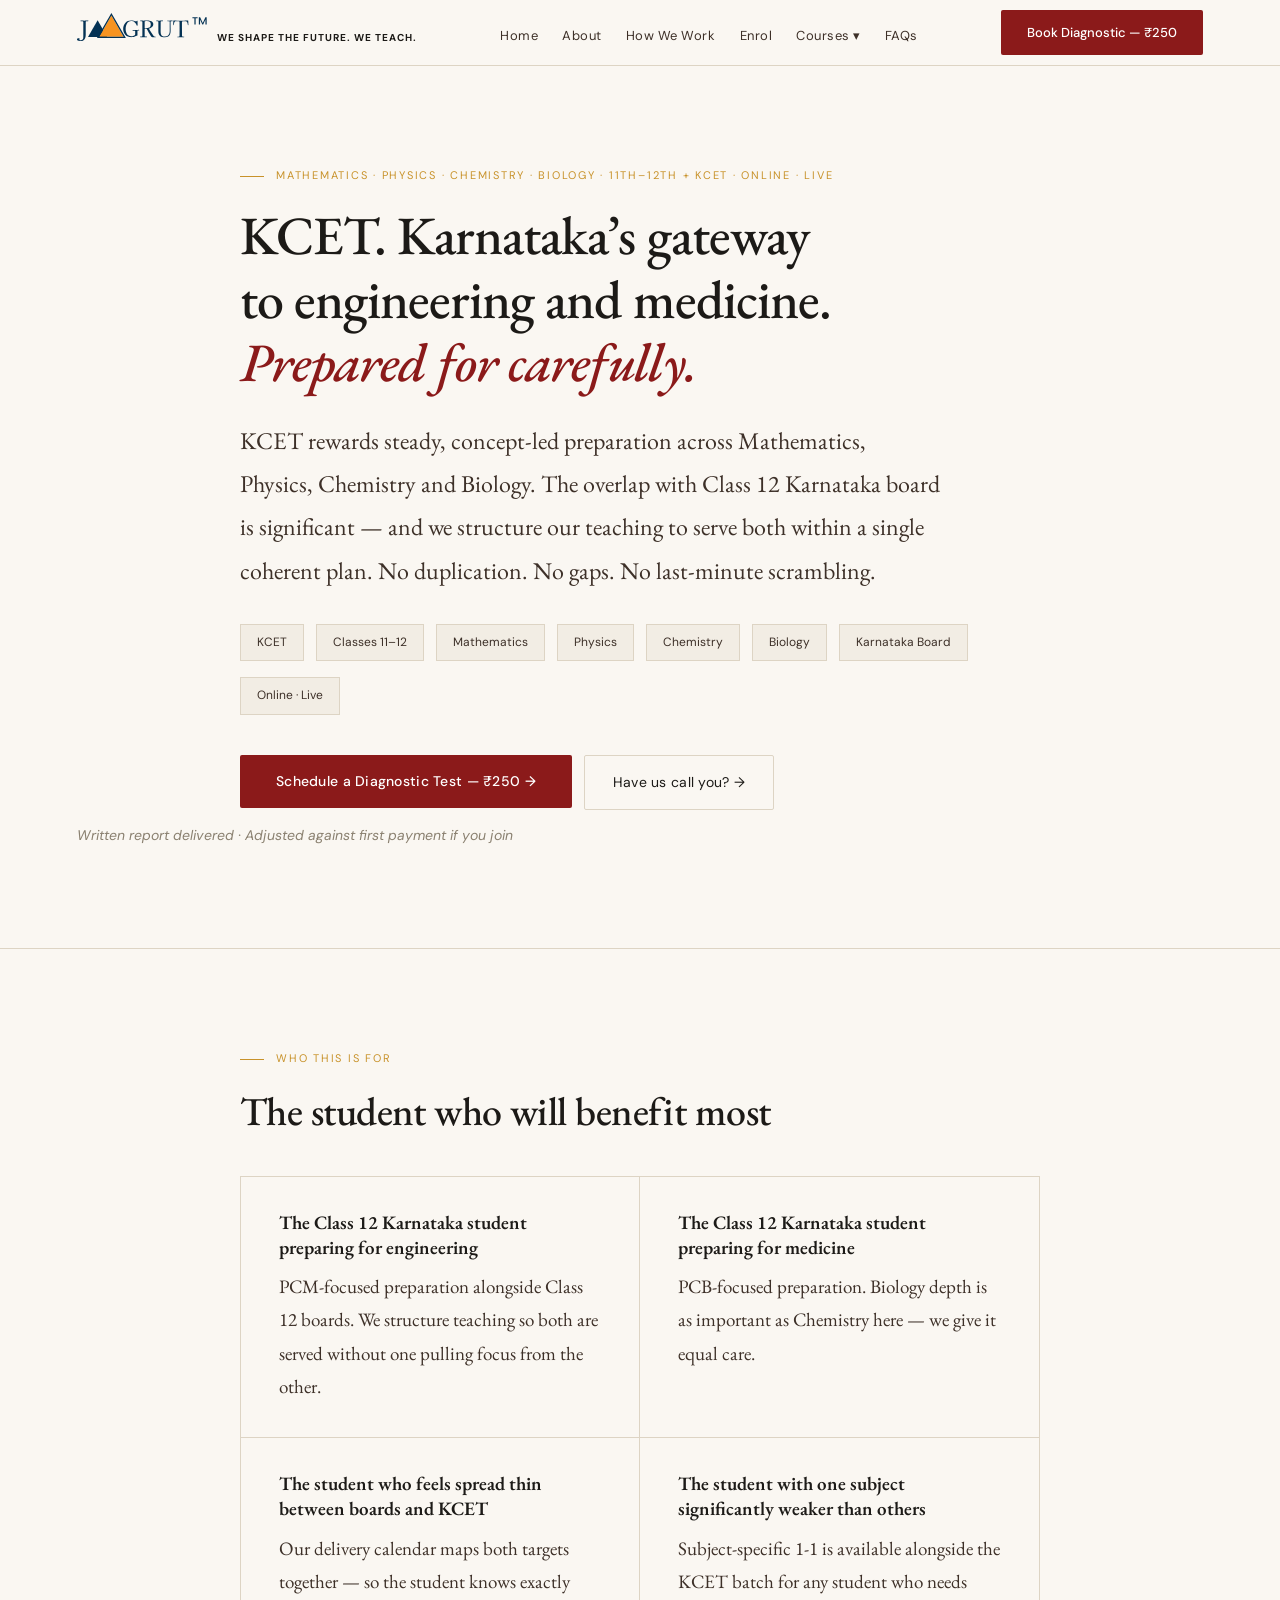
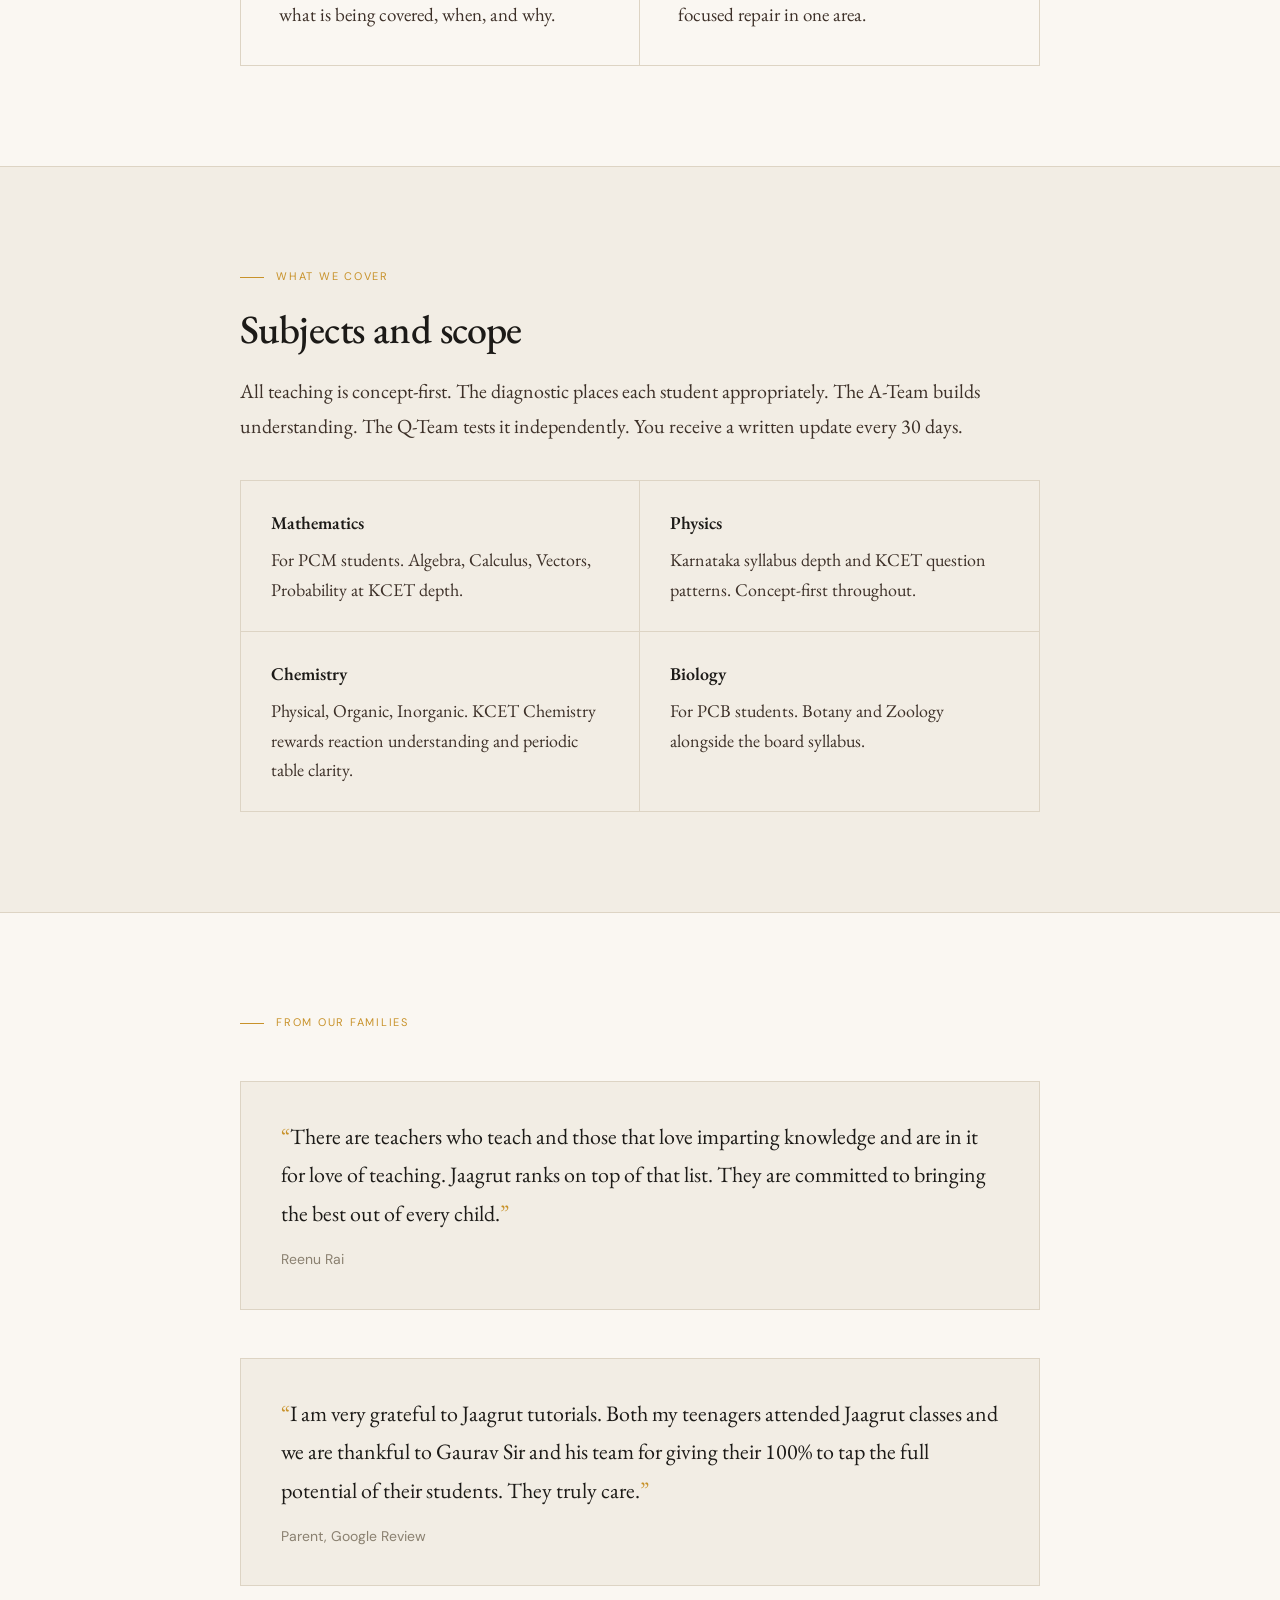
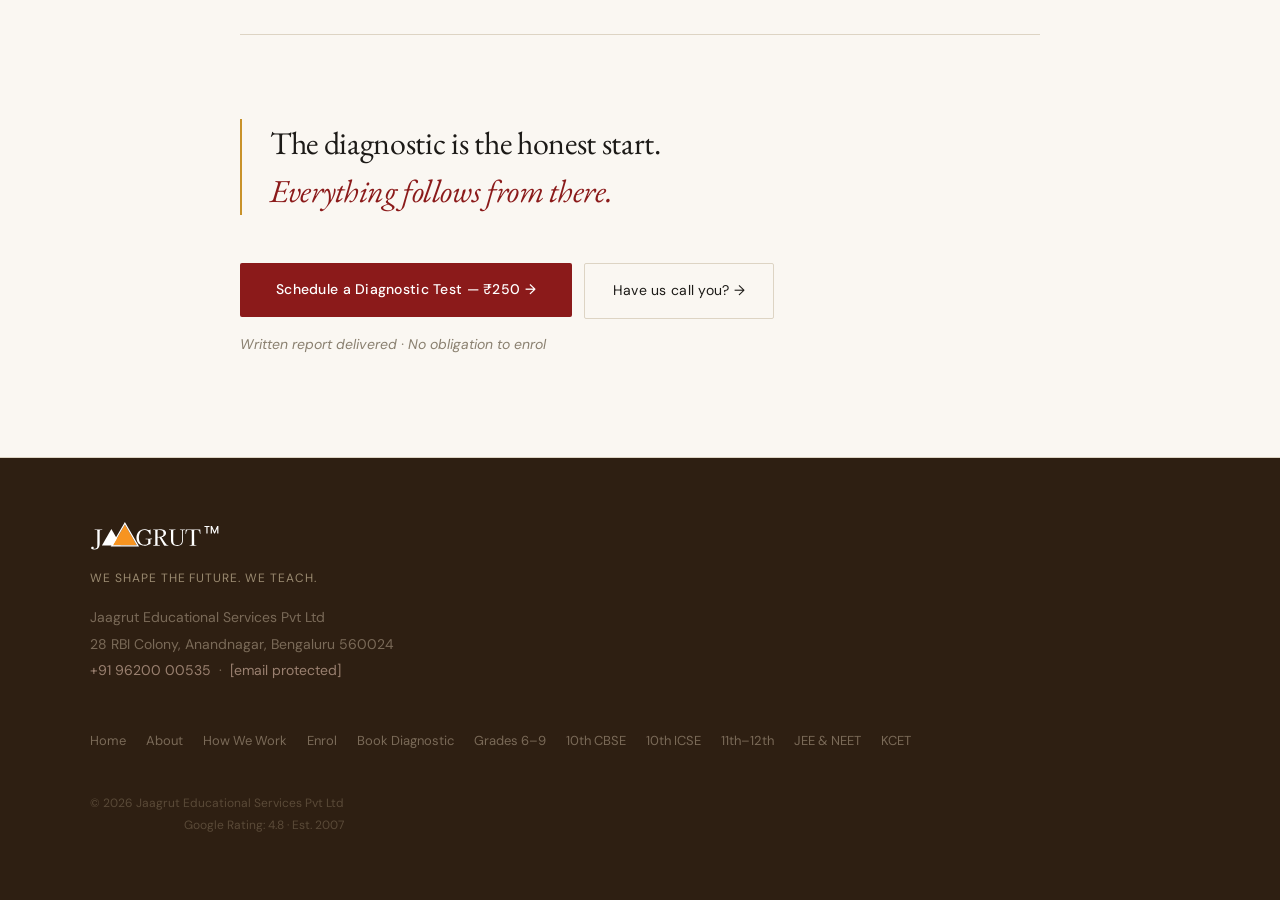
<file: kcet.html>
<!DOCTYPE html>

<html lang="en">
<head>
<meta charset="utf-8"/>
<meta content="width=device-width,initial-scale=1.0" name="viewport"/>
<title>KCET Online Preparation Classes 11–12 — Jaagrut — Jaagrut</title>
<meta content="Live online KCET preparation for Classes 11 and 12. Mathematics, Physics, Chemistry, Biology. Karnataka board aligned, concept-first. Est 2007." name="description"/>
<meta content="KCET Online Preparation Classes 11–12 — Jaagrut — Jaagrut" property="og:title"/>
<meta content="Live online KCET preparation for Classes 11 and 12. Mathematics, Physics, Chemistry, Biology. Karnataka board aligned, concept-first. Est 2007." property="og:description"/>
<meta content="https://www.jaagrut.com/kcet.html" property="og:url"/>
<meta content="website" property="og:type"/>
<meta content="Jaagrut" property="og:site_name"/>
<link href="https://www.jaagrut.com/kcet.html" rel="canonical"/>
<!-- Google Analytics — replace GA_MEASUREMENT_ID with your GA4 ID -->
<!-- <script async src="https://www.googletagmanager.com/gtag/js?id=GA_MEASUREMENT_ID"></script>
<script>window.dataLayer=window.dataLayer||[];function gtag(){dataLayer.push(arguments);}gtag("js",new Date());gtag("config","GA_MEASUREMENT_ID");</script> -->
<link href="https://fonts.googleapis.com" rel="preconnect"/><link href="https://fonts.googleapis.com/css2?family=EB+Garamond:ital,wght@0,400;0,500;0,600;0,700;1,400;1,500;1,600&amp;family=DM+Sans:wght@0,300;0,400;0,500&amp;display=swap" rel="stylesheet"/>
<link href="assets/css/style.css" rel="stylesheet"/>
<script type="application/ld+json">{
  "@context":"https://schema.org",
  "@graph":[
    {
      "@type":["EducationalOrganization","LocalBusiness"],
      "@id":"https://www.jaagrut.com/#org",
      "name":"Jaagrut Educational Services Pvt Ltd",
      "alternateName":"Jaagrut",
      "url":"https://www.jaagrut.com",
      "description":"Online tutoring for Mathematics and Science, Grades 6-12. CBSE, ICSE, JEE, NEET, KCET and international curricula. Founded 2007, Bengaluru.",
      "foundingDate":"2007",
      "founder":{"@type":"Person","name":"Gaurav Bajpeyee"},
      "address":{"@type":"PostalAddress","streetAddress":"28 RBI Colony, Anandnagar","addressLocality":"Bengaluru","addressRegion":"Karnataka","postalCode":"560024","addressCountry":"IN"},
      "telephone":"+919620000535",
      "email":"admin@jaagrut.com",
      "aggregateRating":{"@type":"AggregateRating","ratingValue":"4.8","bestRating":"5","ratingCount":"96"},
      "sameAs":["https://maps.app.goo.gl/KBsQXKk3epQgQAV57","https://jaagrut.com"]
    }
  ]
}</script>
<script type="application/ld+json">{"@context":"https://schema.org","@type":"Course","name":"KCET Online Preparation Classes 11–12 — Jaagrut","description":"Live online KCET preparation for Classes 11 and 12. Mathematics, Physics, Chemistry, Biology. Karnataka board aligned, concept-first. Est 2007.","provider":{"@type":"Organization","name":"Jaagrut Educational Services Pvt Ltd","url":"https://www.jaagrut.com"}}</script>
</head>
<body>
<style>
#hero-c{padding-top:152px;padding-bottom:80px;}
.who-grid{display:grid;grid-template-columns:1fr 1fr;gap:0;border:.5px solid var(--border);margin-top:40px;}
.wh{padding:34px 38px;border-right:.5px solid var(--border);border-bottom:.5px solid var(--border);}
.wh:nth-child(2n){border-right:none;}
.wh:nth-child(3),.wh:nth-child(4){border-bottom:none;}
.wh-t{font-size:19px;font-weight:600;color:var(--text);margin-bottom:10px;line-height:1.3;}
.wh-b{font-size:19px;color:var(--muted);line-height:1.75;}
.sub-grid{display:grid;grid-template-columns:1fr 1fr;gap:0;border:.5px solid var(--border);margin-top:36px;}
.sg{padding:26px 30px;border-right:.5px solid var(--border);border-bottom:.5px solid var(--border);}
.sg:nth-child(2n){border-right:none;}
.sg-t{font-size:18px;font-weight:600;color:var(--text);margin-bottom:6px;}
.sg-b{font-size:18px;color:var(--muted);line-height:1.65;}
.testi{margin-top:48px;padding:36px 40px;border:.5px solid var(--border);background:var(--cream-d);}
.testi-q{font-size:22px;color:var(--text);line-height:1.75;margin-bottom:14px;}
.testi-q::before{content:'“';color:var(--gold);}
.testi-q::after{content:'”';color:var(--gold);}
.testi-who{font-family:'DM Sans',sans-serif;font-size:14px;color:var(--faint);}
</style>
<a class="skip-link" href="#main-content">Skip to main content</a>
<nav>
<a class="nl" href="index.html">
<span class="nl-w">
  <svg xmlns="http://www.w3.org/2000/svg" width="130" height="28" viewBox="0 0 130 28" fill="none">
  <path d="M129.671 4.15425V11.5891H128.451V6.49703L126.183 11.5891H125.338L123.06 6.49703V11.5891H121.84V4.15425H123.156L125.766 9.98446L128.366 4.15425H129.671Z" fill="#043254"/>
  <path d="M120.605 4.15425V5.14913H118.626V11.5891H117.406V5.14913H115.417V4.15425H120.605Z" fill="#043254"/>
  <path d="M111.434 11.831C111.434 12.0435 111.343 12.1498 111.16 12.1498C111.1 12.1498 111.046 12.1498 111.001 12.1498C110.955 12.1346 110.917 12.0966 110.887 12.0359C110.872 12.0056 110.849 11.9372 110.819 11.831C110.804 11.7095 110.796 11.626 110.796 11.5804C110.72 11.125 110.606 10.6239 110.454 10.0774C110.318 9.51562 110.098 9.06015 109.794 8.71095C109.642 8.52876 109.384 8.4073 109.02 8.34657C108.655 8.28584 108.283 8.25547 107.904 8.25547C107.524 8.25547 107.228 8.25547 107.015 8.25547C106.788 8.25547 106.507 8.25547 106.173 8.25547C105.854 8.25547 105.566 8.3162 105.307 8.43766C105.065 8.55912 104.943 8.80204 104.943 9.16642C104.943 11.459 104.951 13.7591 104.966 16.0669C104.996 18.3594 105.011 20.6596 105.011 22.9673C105.011 23.1647 105.095 23.3165 105.262 23.4228C105.429 23.5139 105.619 23.5746 105.831 23.605C106.044 23.6354 106.218 23.6505 106.355 23.6505C106.477 23.6505 106.583 23.6505 106.674 23.6505C106.78 23.6354 106.886 23.6278 106.993 23.6278C107.145 23.6278 107.22 23.6961 107.22 23.8327C107.22 23.8935 107.22 23.9846 107.22 24.106C107.22 24.2123 107.167 24.2654 107.061 24.2654C106.514 24.2654 105.968 24.2578 105.421 24.2427C104.89 24.2123 104.351 24.1971 103.804 24.1971C103.076 24.1971 102.332 24.2199 101.573 24.2654C101.406 24.2654 101.231 24.273 101.049 24.2882C100.867 24.3034 100.692 24.311 100.525 24.311C100.388 24.311 100.32 24.2275 100.32 24.0605C100.32 23.8783 100.343 23.7644 100.388 23.7189C100.434 23.6733 100.54 23.6505 100.707 23.6505C100.737 23.6505 100.768 23.6581 100.798 23.6733C100.844 23.6733 100.874 23.6733 100.889 23.6733C101.056 23.6733 101.269 23.6581 101.527 23.6278C101.785 23.5974 102.013 23.5367 102.21 23.4456C102.423 23.3393 102.529 23.1799 102.529 22.9673C102.544 21.7983 102.552 20.6292 102.552 19.4602C102.567 18.2911 102.575 17.1221 102.575 15.953C102.575 14.7991 102.567 13.6529 102.552 12.5142C102.537 11.3603 102.529 10.2064 102.529 9.05255C102.529 8.87036 102.453 8.70336 102.301 8.55153C102.165 8.39971 102.013 8.3162 101.846 8.30102C101.709 8.27066 101.565 8.25547 101.413 8.25547C101.277 8.25547 101.132 8.25547 100.98 8.25547H98.9535C98.407 8.25547 97.997 8.39212 97.7237 8.6654C97.4656 8.9235 97.2834 9.26511 97.1772 9.69022C97.0709 10.1001 96.9722 10.5253 96.8811 10.9656C96.8811 10.9959 96.8583 11.1022 96.8128 11.2844C96.7824 11.4514 96.7445 11.6184 96.6989 11.7854C96.6685 11.9372 96.6458 12.0207 96.6306 12.0359C96.5698 12.1118 96.4787 12.1498 96.3573 12.1498C96.1903 12.1498 96.1068 12.0663 96.1068 11.8993C96.1068 11.8385 96.1068 11.7626 96.1068 11.6715C96.122 11.5653 96.1371 11.4438 96.1523 11.3072C96.1827 10.958 96.2055 10.5404 96.2206 10.0546C96.251 9.55358 96.2738 9.09051 96.289 8.6654C96.3042 8.51358 96.3117 8.36175 96.3117 8.20993C96.3117 8.0581 96.3193 7.92146 96.3345 7.8C96.3345 7.58744 96.4636 7.49635 96.7217 7.52671C97.83 7.63299 98.946 7.68613 100.069 7.68613C101.208 7.67095 102.332 7.66336 103.44 7.66336H105.376C105.998 7.66336 106.621 7.66336 107.243 7.66336C107.881 7.64817 108.519 7.63299 109.156 7.61781C109.43 7.60263 109.71 7.59504 109.999 7.59504C110.303 7.57985 110.599 7.57226 110.887 7.57226C111.084 7.57226 111.198 7.64817 111.229 7.8C111.244 7.84555 111.259 8.01255 111.274 8.30102C111.289 8.57431 111.305 8.89314 111.32 9.25752C111.335 9.60672 111.343 9.94073 111.343 10.2596C111.358 10.5632 111.365 10.7758 111.365 10.8972C111.38 11.0491 111.396 11.2009 111.411 11.3527C111.426 11.5045 111.434 11.6639 111.434 11.831Z" fill="#043254"/>
  <path d="M95.6092 7.91355C95.6092 8.06538 95.5712 8.15647 95.4953 8.18683C95.4194 8.2172 95.3207 8.23238 95.1993 8.23238C95.093 8.23238 94.9867 8.23238 94.8804 8.23238C94.7741 8.2172 94.6679 8.20961 94.5616 8.20961C94.349 8.20961 94.1364 8.24756 93.9239 8.32348C93.7265 8.38421 93.6126 8.54362 93.5823 8.80173C93.5671 9.05983 93.5595 9.32552 93.5595 9.59881C93.5595 9.8721 93.5595 10.1454 93.5595 10.4187C93.5595 11.6636 93.5671 12.9162 93.5823 14.1763C93.6126 15.4213 93.6278 16.6739 93.6278 17.934C93.6278 19.2245 93.438 20.3556 93.0585 21.3273C92.6789 22.2838 92.064 23.0277 91.2138 23.5591C90.3787 24.0905 89.2628 24.3562 87.866 24.3562C85.8467 24.3562 84.2525 23.8704 83.0834 22.8987C81.9296 21.9118 81.3526 20.3708 81.3526 18.2756V9.21166C81.3526 9.13574 81.3526 9.05983 81.3526 8.98392C81.3678 8.89282 81.3678 8.81691 81.3526 8.75618C81.3374 8.46771 81.1856 8.29311 80.8972 8.23238C80.6239 8.17165 80.3734 8.14129 80.1456 8.14129C80.0393 8.14129 79.9255 8.14888 79.804 8.16406C79.6977 8.16406 79.5839 8.16406 79.4624 8.16406C79.4169 8.16406 79.3637 8.1337 79.303 8.07297C79.2878 8.01224 79.2802 7.92873 79.2802 7.82246C79.2802 7.65545 79.3789 7.57194 79.5763 7.57194C79.7433 7.57194 79.9027 7.57954 80.0545 7.59472C80.2064 7.59472 80.3582 7.60231 80.51 7.61749C80.8592 7.63267 81.2008 7.64786 81.5348 7.66304C81.8688 7.66304 82.2029 7.66304 82.5369 7.66304C83.0683 7.66304 83.592 7.64786 84.1083 7.61749C84.6396 7.58713 85.171 7.57194 85.7024 7.57194C85.8998 7.57194 85.9985 7.66304 85.9985 7.84523C85.9985 7.90596 85.9833 7.98187 85.953 8.07297C85.9226 8.14888 85.8618 8.18683 85.7707 8.18683C85.5734 8.18683 85.3836 8.18683 85.2014 8.18683C85.0192 8.17165 84.8294 8.16406 84.6321 8.16406C84.465 8.16406 84.2753 8.20961 84.0627 8.3007C83.8502 8.3918 83.7287 8.53603 83.6983 8.73341C83.6528 8.97633 83.6376 9.24202 83.6528 9.53049C83.668 9.80377 83.6756 10.0695 83.6756 10.3276C83.6756 11.7092 83.668 13.0908 83.6528 14.4724C83.6376 15.854 83.63 17.2356 83.63 18.6172C83.63 19.7104 83.7439 20.6213 83.9716 21.3501C84.1994 22.0788 84.6245 22.633 85.247 23.0126C85.8694 23.3769 86.7804 23.5591 87.9799 23.5591C89.1489 23.5591 90.0751 23.3162 90.7583 22.8304C91.4567 22.3445 91.9577 21.6841 92.2614 20.8491C92.565 20.014 92.7169 19.0651 92.7169 18.0023C92.7169 16.4689 92.7093 14.9355 92.6941 13.402C92.6941 11.8686 92.6941 10.3352 92.6941 8.80173C92.6941 8.58917 92.5802 8.43735 92.3525 8.34625C92.1247 8.25516 91.9198 8.20961 91.7376 8.20961C91.5554 8.20961 91.3732 8.2172 91.191 8.23238C91.0088 8.24757 90.819 8.25516 90.6217 8.25516C90.5306 8.25516 90.485 8.18684 90.485 8.05019C90.485 7.92873 90.485 7.82246 90.485 7.73136C90.5002 7.64027 90.5837 7.59472 90.7355 7.59472C90.9481 7.59472 91.1682 7.6099 91.396 7.64027C91.6237 7.65545 91.8439 7.66304 92.0564 7.66304C92.8156 7.66304 93.5671 7.64027 94.3111 7.59472C94.5084 7.59472 94.6982 7.58713 94.8804 7.57194C95.0778 7.55676 95.2676 7.54917 95.4498 7.54917C95.5409 7.54917 95.5864 7.59472 95.5864 7.68581C95.6016 7.77691 95.6092 7.85282 95.6092 7.91355Z" fill="#043254"/>
  <path d="M73.7686 11.6034C73.7686 10.2673 73.4194 9.35639 72.7211 8.87055C72.0378 8.36953 71.0737 8.11902 69.8288 8.11902H69.0772C68.9254 8.11902 68.7356 8.1342 68.5079 8.16457C68.2953 8.17975 68.098 8.23289 67.9158 8.32398C67.7488 8.3999 67.6653 8.54413 67.6653 8.75668V15.0878C67.8323 15.1485 68.0221 15.1865 68.2346 15.2017C68.4472 15.2168 68.6445 15.2244 68.8267 15.2244C69.434 15.2244 70.0262 15.1713 70.6031 15.065C71.1952 14.9587 71.7266 14.7765 72.1973 14.5184C72.6831 14.2603 73.0627 13.896 73.3359 13.4253C73.6244 12.9546 73.7686 12.3473 73.7686 11.6034ZM78.7561 23.8785C78.7561 23.9847 78.6498 24.0682 78.4373 24.129C78.2247 24.1897 77.9742 24.2277 77.6857 24.2428C77.3973 24.2732 77.124 24.2884 76.8659 24.2884C76.623 24.2884 76.4559 24.2884 76.3649 24.2884C75.7576 24.2884 75.2717 24.2277 74.9073 24.1062C74.543 23.9696 74.1862 23.628 73.837 23.0814C73.093 21.882 72.3719 20.6674 71.6735 19.4376C70.9902 18.2078 70.307 16.9704 69.6238 15.7255L67.6653 15.7938V23.0131C67.6653 23.2408 67.7564 23.3926 67.9386 23.4685C68.1208 23.5444 68.3029 23.5824 68.4851 23.5824C68.6977 23.5824 68.9026 23.5748 69.1 23.5596C69.2974 23.5444 69.4948 23.5369 69.6921 23.5369C69.7984 23.5369 69.8592 23.5824 69.8743 23.6735C69.9047 23.7646 69.9199 23.8481 69.9199 23.924C69.9199 24.0455 69.8819 24.129 69.806 24.1745C69.7453 24.2049 69.6618 24.2201 69.5555 24.2201C68.8875 24.2201 68.2118 24.2125 67.5286 24.1973C66.8454 24.1669 66.1698 24.1518 65.5018 24.1518C65.1374 24.1518 64.773 24.1669 64.4086 24.1973C64.0594 24.2125 63.7026 24.2201 63.3383 24.2201C63.2472 24.2201 63.1864 24.1821 63.1561 24.1062C63.1409 24.0151 63.1333 23.9392 63.1333 23.8785C63.1333 23.6811 63.2168 23.5824 63.3838 23.5824C63.5205 23.5824 63.6495 23.59 63.771 23.6052C63.9076 23.6052 64.0367 23.6052 64.1581 23.6052C64.3859 23.6052 64.6288 23.5824 64.8869 23.5369C65.1602 23.4761 65.312 23.3015 65.3424 23.0131C65.3727 22.6335 65.3803 22.1932 65.3651 21.6922C65.3651 21.176 65.3651 20.7281 65.3651 20.3485C65.3651 19.8475 65.3651 19.3465 65.3651 18.8455C65.3651 18.3293 65.3651 17.8206 65.3651 17.3196C65.3651 16.272 65.3651 15.2244 65.3651 14.1768C65.3803 13.1292 65.3879 12.0817 65.3879 11.0341C65.3879 10.6545 65.3879 10.2749 65.3879 9.89537C65.3879 9.50063 65.3727 9.12106 65.3424 8.75668C65.312 8.45303 65.1526 8.28603 64.8641 8.25566C64.5908 8.21011 64.3403 8.18734 64.1126 8.18734C64.0215 8.18734 63.9304 8.19493 63.8393 8.21011C63.7482 8.21011 63.6571 8.21011 63.566 8.21011C63.3383 8.21011 63.2244 8.08106 63.2244 7.82296C63.2244 7.65595 63.3003 7.57245 63.4521 7.57245C63.9683 7.57245 64.477 7.58763 64.978 7.618C65.4942 7.64836 66.0104 7.66354 66.5266 7.66354C67.2402 7.66354 67.9462 7.63318 68.6445 7.57245C69.3429 7.51172 70.0413 7.48135 70.7397 7.48135C71.3167 7.48135 71.924 7.54208 72.5616 7.66354C73.2145 7.785 73.8218 7.98238 74.3835 8.25566C74.9453 8.52895 75.4008 8.90851 75.75 9.39435C76.1143 9.86501 76.2965 10.4647 76.2965 11.1935C76.2965 12.1044 76.0384 12.8939 75.5222 13.5619C75.0212 14.2148 74.3684 14.7234 73.5637 15.0878C73.2752 15.2244 72.9792 15.3307 72.6755 15.4066C72.3719 15.4674 72.0682 15.5281 71.7646 15.5888C72.463 16.7731 73.1917 17.9421 73.9508 19.096C74.7251 20.2498 75.507 21.3885 76.2965 22.512C76.5243 22.8309 76.7596 23.089 77.0025 23.2863C77.2606 23.4685 77.5795 23.5976 77.959 23.6735C78.0501 23.6887 78.2019 23.6963 78.4145 23.6963C78.6422 23.6963 78.7561 23.757 78.7561 23.8785Z" fill="#043254"/>
  <path d="M62.171 17.2288C62.171 17.3199 62.1482 17.4034 62.1027 17.4793C62.0571 17.5552 61.9812 17.5931 61.8749 17.5931H60.463V22.4667C59.4002 22.8311 58.345 23.2335 57.2974 23.6737C56.7964 23.8863 56.265 24.0229 55.7033 24.0837C55.1567 24.1444 54.6177 24.1748 54.0863 24.1748C53.6308 24.1748 53.1222 24.1216 52.5605 24.0154C51.9987 23.9091 51.4522 23.7572 50.9208 23.5599C50.4046 23.3625 49.9491 23.1348 49.5543 22.8767C48.4005 22.1024 47.5427 21.1003 46.9809 19.8705C46.4343 18.6407 46.1611 17.335 46.1611 15.9534C46.1611 14.7844 46.3432 13.6837 46.7076 12.6512C47.0872 11.6188 47.6262 10.7079 48.3246 9.91839C49.023 9.1289 49.858 8.51401 50.8297 8.07372C51.8165 7.61824 52.9173 7.3905 54.1319 7.3905C55.0276 7.3905 55.8854 7.51196 56.7053 7.75488C56.8419 7.80043 57.0621 7.86875 57.3657 7.95985C57.6694 8.05094 57.973 8.14204 58.2767 8.23313C58.5803 8.30904 58.7853 8.347 58.8916 8.347C59.2104 8.347 59.4306 8.30904 59.552 8.23313C59.6735 8.14204 59.7646 8.04335 59.8253 7.93707C59.9012 7.83079 60.0075 7.74729 60.1441 7.68656H60.3263C60.4478 7.68656 60.5161 7.75488 60.5313 7.89152C60.5617 8.04335 60.5693 8.20277 60.5541 8.36977C60.5541 8.53678 60.5541 8.70379 60.5541 8.8708C60.5541 9.34145 60.5617 9.81211 60.5768 10.2828C60.6072 10.7534 60.6224 11.2317 60.6224 11.7175C60.6224 11.8997 60.6148 12.1123 60.5996 12.3552C60.5996 12.5981 60.463 12.7196 60.1897 12.7196C60.0986 12.7196 60.0151 12.712 59.9392 12.6968C59.8784 12.6664 59.8177 12.6133 59.757 12.5374C59.7418 12.507 59.7038 12.4235 59.6431 12.2869C59.5824 12.135 59.5217 11.9832 59.4609 11.8314C59.4002 11.6644 59.3546 11.5505 59.3243 11.4898C58.9144 10.5636 58.3146 9.78934 57.5252 9.16686C57.1152 8.83284 56.5914 8.56715 55.9538 8.36977C55.3313 8.1724 54.7544 8.07372 54.223 8.07372C53.2057 8.07372 52.3403 8.32423 51.6268 8.82525C50.9132 9.31109 50.3362 9.94876 49.896 10.7382C49.4557 11.5277 49.1368 12.378 48.9394 13.2889C48.7421 14.1999 48.6434 15.0804 48.6434 15.9307C48.6434 16.8264 48.7497 17.707 48.9622 18.5724C49.1748 19.4378 49.5012 20.2197 49.9415 20.9181C50.397 21.6165 50.9891 22.1783 51.7179 22.6034C52.4466 23.0133 53.3196 23.2183 54.3368 23.2183C54.6405 23.2183 55.0049 23.1879 55.43 23.1272C55.8551 23.0664 56.2802 22.9602 56.7053 22.8083C57.1304 22.6565 57.4796 22.4516 57.7529 22.1934C58.0414 21.9353 58.1856 21.6089 58.1856 21.2142V18.208C58.1856 17.9651 58.0641 17.8133 57.8212 17.7526C57.5935 17.6767 57.3961 17.6387 57.2291 17.6387C57.0014 17.6387 56.7736 17.6539 56.5459 17.6842C56.3181 17.6994 56.0904 17.707 55.8627 17.707C55.7412 17.707 55.6577 17.6691 55.6122 17.5931C55.5818 17.5172 55.5666 17.4261 55.5666 17.3199C55.5666 17.2288 55.5818 17.1453 55.6122 17.0694C55.6425 16.9783 55.7184 16.9327 55.8399 16.9327C56.0828 16.9327 56.3181 16.9403 56.5459 16.9555C56.7736 16.9555 57.009 16.9555 57.2519 16.9555H58.8688C59.1269 16.9555 59.385 16.9555 59.6431 16.9555C59.9012 16.9555 60.1593 16.9479 60.4174 16.9327C60.6755 16.9327 60.926 16.9251 61.169 16.9099C61.4119 16.8796 61.6548 16.8644 61.8977 16.8644C61.9888 16.8644 62.0571 16.9099 62.1027 17.001C62.1482 17.0769 62.171 17.1529 62.171 17.2288Z" fill="#043254"/>
  <path d="M11.3641 7.868C11.3641 7.97428 11.3489 8.05778 11.3186 8.11851C11.3034 8.17924 11.2351 8.20961 11.1136 8.20961C10.8859 8.20961 10.6581 8.20961 10.4304 8.20961C10.2178 8.19443 9.99768 8.18683 9.76994 8.18683C9.55739 8.18683 9.33724 8.24757 9.10951 8.36903C8.89695 8.4753 8.77549 8.65749 8.74513 8.9156C8.72994 9.02187 8.72235 9.13574 8.72235 9.2572C8.73753 9.36348 8.74513 9.47735 8.74513 9.59881C8.74513 11.6181 8.73753 13.6374 8.72235 15.6566C8.72235 17.6759 8.72235 19.7028 8.72235 21.7372C8.72235 22.9063 8.55534 23.9615 8.22133 24.9028C7.9025 25.8593 7.36352 26.6108 6.60439 27.1574C5.84527 27.7191 4.81286 28 3.50716 28C3.23387 28 2.89986 27.9924 2.50511 27.9772C2.11037 27.9621 1.72321 27.9089 1.34365 27.8178C0.964089 27.7267 0.645256 27.5673 0.387154 27.3396C0.129051 27.127 0 26.8234 0 26.4286C0 26.0491 0.144234 25.7454 0.432702 25.5177C0.721169 25.3051 1.03241 25.1988 1.36643 25.1988C1.48789 25.1988 1.6473 25.2292 1.84467 25.2899C2.05723 25.3507 2.24701 25.4342 2.41402 25.5404C2.58103 25.6467 2.66453 25.7758 2.66453 25.9276C2.6038 26.0035 2.54307 26.087 2.48234 26.1781C2.42161 26.2692 2.39125 26.3755 2.39125 26.4969C2.39125 26.8158 2.5203 27.0359 2.7784 27.1574C3.0365 27.2788 3.2946 27.3396 3.55271 27.3396C3.91709 27.3396 4.28147 27.2637 4.64585 27.1118C5.01023 26.9752 5.32906 26.7702 5.60235 26.4969C5.89081 26.2388 6.073 25.92 6.14892 25.5404C6.22483 25.0698 6.27038 24.5991 6.28556 24.1285C6.30074 23.6578 6.30833 23.1872 6.30833 22.7165V8.9156C6.30833 8.67268 6.20965 8.49808 6.01227 8.3918C5.8149 8.28552 5.58716 8.22479 5.32906 8.20961C5.07096 8.17924 4.8584 8.16406 4.6914 8.16406C4.53957 8.16406 4.38775 8.17165 4.23592 8.18683C4.09928 8.20202 3.96264 8.20961 3.82599 8.20961C3.61344 8.20961 3.50716 8.10333 3.50716 7.89078C3.50716 7.66304 3.60585 7.54917 3.80322 7.54917C3.95504 7.54917 4.10687 7.55676 4.25869 7.57194C4.4257 7.58713 4.58512 7.59472 4.73694 7.59472C5.60235 7.64027 6.47534 7.66304 7.35593 7.66304C7.97841 7.66304 8.60848 7.64786 9.24615 7.61749C9.88381 7.57194 10.5139 7.54917 11.1364 7.54917C11.2578 7.54917 11.3262 7.58713 11.3413 7.66304C11.3565 7.72377 11.3641 7.79209 11.3641 7.868Z" fill="#043254"/>
  <path d="M20.6363 7.20755L30.2816 23.9136H10.991L20.6363 7.20755Z" fill="#043254"/>
  <path d="M34.395 2.62125L46.5935 23.7495H22.1966L34.395 2.62125Z" fill="#F79421"/>
  <path d="M48.8633 25.0591H19.9271L34.3952 0L48.8633 25.0591ZM22.1971 23.7489H46.5934L34.3952 2.62056L22.1971 23.7489Z" fill="#043254"/>
</svg>
</span>
<span class="nl-t">We shape the future. We teach.</span>
</a>
<ul class="nm"><li><a href="index.html">Home</a></li><li><a href="about.html">About</a></li><li><a href="how-we-work.html">How We Work</a></li><li><a href="enrol.html">Enrol</a></li><li class="has-dropdown">
        <a href="courses.html">Courses ▾</a>
        <div class="nav-dropdown">
          <div class="nav-dropdown-inn">
            <a href="grades-6-9.html">Grades 6–9</a>
            <a href="cbse-10.html">10th CBSE</a>
            <a href="icse-10.html">10th ICSE</a>
            <a href="class-11-12.html">Classes 11–12</a>
            <a href="jee-neet.html">JEE &amp; NEET</a>
            <a href="kcet.html">KCET</a>
          </div>
        </div>
      </li><li><a href="faq.html">FAQs</a></li></ul>
<a class="nc" href="book-diagnostic.html">Book Diagnostic — ₹250</a>
<button class="ham-btn" id="ham"><span></span><span></span><span></span></button></nav><div class="mob-menu" id="mob-nav">
<a href="index.html">Home</a>
<a href="about.html">About</a>
<a href="how-we-work.html">How We Work</a>
<a href="enrol.html">Enrol</a><li class="has-dropdown">
        <a href="courses.html">Courses ▾</a>
        <div class="nav-dropdown">
          <div class="nav-dropdown-inn">
            <a href="grades-6-9.html">Grades 6–9</a>
            <a href="cbse-10.html">10th CBSE</a>
            <a href="icse-10.html">10th ICSE</a>
            <a href="class-11-12.html">Classes 11–12</a>
            <a href="jee-neet.html">JEE &amp; NEET</a>
            <a href="kcet.html">KCET</a>
          </div>
        </div>
      </li><a href="grades-6-9.html">Grades 6–9</a>
<a href="cbse-10.html">10th CBSE</a>
<a href="icse-10.html">10th ICSE</a>
<a href="class-11-12.html">Classes 11–12</a>
<a href="jee-neet.html">JEE &amp; NEET</a>
<a class="on" href="kcet.html">KCET</a>
<a href="faq.html">FAQs</a>
<a class="mob-menu-cta" href="book-diagnostic.html">Schedule a Diagnostic Test →</a>
</div>
<section id="main-content" style="background:var(--cream);border-bottom:.5px solid var(--border);">
<div class="inn">
<div class="lbl">Mathematics · Physics · Chemistry · Biology · 11th–12th + KCET · Online · Live</div>
<h1 class="h1">KCET. Karnataka’s gateway<br/>to engineering and medicine.<br/><em>Prepared for carefully.</em></h1>
<p class="body-xl">KCET rewards steady, concept-led preparation across Mathematics, Physics, Chemistry and Biology. The overlap with Class 12 Karnataka board is significant — and we structure our teaching to serve both within a single coherent plan. No duplication. No gaps. No last-minute scrambling.</p>
<div style="display:flex;flex-wrap:wrap;gap:8px;margin-bottom:36px;"><span class="tag">KCET</span><span class="tag">Classes 11–12</span><span class="tag">Mathematics</span><span class="tag">Physics</span><span class="tag">Chemistry</span><span class="tag">Biology</span><span class="tag">Karnataka Board</span><span class="tag">Online · Live</span></div>
<div style="display:flex;flex-wrap:wrap;gap:12px;align-items:flex-start;"><a class="btn-p" href="book-diagnostic.html">Schedule a Diagnostic Test — ₹250 →</a>
<div class="cb-wrap">
<a class="btn-cb" onclick="toggleCb('cb-kcet1')">Have us call you? →</a>
<div class="cb-form" id="cb-kcet1" style="display:none;">
<div class="cb-inner">
<div class="cb-head">We will call you back.</div>
<div class="cb-sub">Leave your details and we will reach out to you.</div>
<div class="cb-field">
<label class="cb-label" for="cb-n-kcet1">Your name</label>
<input class="cb-input" id="cb-n-kcet1" placeholder="Your name" type="text"/>
</div>
<div class="cb-field">
<label class="cb-label" for="cb-p-kcet1">Phone with country code</label>
<input class="cb-input" id="cb-p-kcet1" placeholder="+91 98765 43210" type="tel"/>
</div>
<div class="cb-field">
<label class="cb-label" for="cb-e-kcet1">Email address</label>
<input aria-describedby="cb-e-kcet1-hint" class="cb-input" id="cb-e-kcet1" placeholder="your@email.com" type="email"/>
<div class="cb-hint" id="cb-hint-1">In case we miss your call, we will reach you here.</div>
</div>
<div class="cb-field">
<label class="cb-label" for="cb-m-kcet1">Your message <span class="cb-opt">optional</span></label>
<textarea class="cb-textarea" id="cb-m-kcet1" placeholder="Tell us about your child — grade, board, subject, any specific concern..."></textarea>
</div>
<button class="cb-send" onclick="sendCb('kcet1','KCET')">Send on WhatsApp →</button>
<div class="cb-sent" id="cb-done-kcet1" style="display:none;">Thank you. We will call you shortly.</div>
</div>
</div>
</div></div></div>
<p style="font-family:'DM Sans',sans-serif;font-size:14px;color:var(--faint);margin-top:13px;font-style:italic;">Written report delivered · Adjusted against first payment if you join</p>
</section>
<section>
<div class="inn">
<div class="lbl">Who this is for</div>
<h2 class="h2">The student who will benefit most</h2>
<div class="who-grid"><div class="wh"><div class="wh-t">The Class 12 Karnataka student preparing for engineering</div><div class="wh-b">PCM-focused preparation alongside Class 12 boards. We structure teaching so both are served without one pulling focus from the other.</div></div><div class="wh"><div class="wh-t">The Class 12 Karnataka student preparing for medicine</div><div class="wh-b">PCB-focused preparation. Biology depth is as important as Chemistry here — we give it equal care.</div></div><div class="wh"><div class="wh-t">The student who feels spread thin between boards and KCET</div><div class="wh-b">Our delivery calendar maps both targets together — so the student knows exactly what is being covered, when, and why.</div></div><div class="wh"><div class="wh-t">The student with one subject significantly weaker than others</div><div class="wh-b">Subject-specific 1-1 is available alongside the KCET batch for any student who needs focused repair in one area.</div></div></div>
</div>
</section>
<section style="background:var(--cream-d);">
<div class="inn">
<div class="lbl">What we cover</div>
<h2 class="h2">Subjects and scope</h2>
<p class="body-md" style="margin-bottom:20px;">All teaching is concept-first. The diagnostic places each student appropriately. The A-Team builds understanding. The Q-Team tests it independently. You receive a written update every 30 days.</p>
<div class="sub-grid"><div class="sg"><div class="sg-t">Mathematics</div><div class="sg-b">For PCM students. Algebra, Calculus, Vectors, Probability at KCET depth.</div></div><div class="sg"><div class="sg-t">Physics</div><div class="sg-b">Karnataka syllabus depth and KCET question patterns. Concept-first throughout.</div></div><div class="sg" style="border-bottom:none;"><div class="sg-t">Chemistry</div><div class="sg-b">Physical, Organic, Inorganic. KCET Chemistry rewards reaction understanding and periodic table clarity.</div></div><div class="sg" style="border-bottom:none;"><div class="sg-t">Biology</div><div class="sg-b">For PCB students. Botany and Zoology alongside the board syllabus.</div></div></div>
</div>
</section>
<section>
<div class="inn">
<div class="lbl">From our families</div>
<div class="testi"><div class="testi-q">There are teachers who teach and those that love imparting knowledge and are in it for love of teaching. Jaagrut ranks on top of that list. They are committed to bringing the best out of every child.</div><div class="testi-who">Reenu Rai</div></div><div class="testi"><div class="testi-q">I am very grateful to Jaagrut tutorials. Both my teenagers attended Jaagrut classes and we are thankful to Gaurav Sir and his team for giving their 100% to tap the full potential of their students. They truly care.</div><div class="testi-who">Parent, Google Review</div></div>
<div style="margin-top:48px;padding-top:36px;border-top:.5px solid var(--border);">
<div class="pull">The diagnostic is the honest start.<br/><em>Everything follows from there.</em></div>
<div style="display:flex;flex-wrap:wrap;gap:12px;align-items:flex-start;"><a class="btn-p" href="book-diagnostic.html">Schedule a Diagnostic Test — ₹250 →</a>
<div class="cb-wrap">
<a class="btn-cb" onclick="toggleCb('cb-kcet2')">Have us call you? →</a>
<div class="cb-form" id="cb-kcet2" style="display:none;">
<div class="cb-inner">
<div class="cb-head">We will call you back.</div>
<div class="cb-sub">Leave your details and we will reach out to you.</div>
<div class="cb-field">
<label class="cb-label" for="cb-n-kcet2">Your name</label>
<input class="cb-input" id="cb-n-kcet2" placeholder="Your name" type="text"/>
</div>
<div class="cb-field">
<label class="cb-label" for="cb-p-kcet2">Phone with country code</label>
<input class="cb-input" id="cb-p-kcet2" placeholder="+91 98765 43210" type="tel"/>
</div>
<div class="cb-field">
<label class="cb-label" for="cb-e-kcet2">Email address</label>
<input aria-describedby="cb-e-kcet2-hint" class="cb-input" id="cb-e-kcet2" placeholder="your@email.com" type="email"/>
<div class="cb-hint" id="cb-hint-2">In case we miss your call, we will reach you here.</div>
</div>
<div class="cb-field">
<label class="cb-label" for="cb-m-kcet2">Your message <span class="cb-opt">optional</span></label>
<textarea class="cb-textarea" id="cb-m-kcet2" placeholder="Tell us about your child — grade, board, subject, any specific concern..."></textarea>
</div>
<button class="cb-send" onclick="sendCb('kcet2','KCET')">Send on WhatsApp →</button>
<div class="cb-sent" id="cb-done-kcet2" style="display:none;">Thank you. We will call you shortly.</div>
</div>
</div>
</div></div></div>
<p style="font-family:'DM Sans',sans-serif;font-size:14px;color:var(--faint);margin-top:13px;font-style:italic;">Written report delivered · No obligation to enrol</p>
</div>
</section>
<footer>
    <div class="ft">
      <div>
        <div class="ft-name">
          <svg xmlns="http://www.w3.org/2000/svg" width="130" height="28" viewBox="0 0 146 32" fill="none">
          <path
            d="M145.457 4.66V13H144.089V7.288L141.545 13H140.597L138.041 7.288V13H136.673V4.66H138.149L141.077 11.2L143.993 4.66H145.457Z"
            fill="#fff" />
          <path d="M135.288 4.66V5.776H133.068V13H131.7V5.776H129.468V4.66H135.288Z" fill="#fff" />
          <path
            d="M125 13.2713C125 13.5097 124.898 13.6289 124.693 13.6289C124.625 13.6289 124.566 13.6289 124.515 13.6289C124.464 13.6119 124.421 13.5693 124.387 13.5012C124.37 13.4671 124.344 13.3905 124.31 13.2713C124.293 13.135 124.285 13.0414 124.285 12.9903C124.2 12.4794 124.072 11.9173 123.902 11.3042C123.748 10.6741 123.501 10.1632 123.161 9.77144C122.99 9.56707 122.701 9.43082 122.292 9.3627C121.883 9.29458 121.466 9.26051 121.04 9.26051C120.615 9.26051 120.282 9.26051 120.044 9.26051C119.789 9.26051 119.473 9.26051 119.099 9.26051C118.741 9.26051 118.418 9.32864 118.128 9.46488C117.856 9.60113 117.719 9.87362 117.719 10.2824C117.719 12.854 117.728 15.4342 117.745 18.0229C117.779 20.5946 117.796 23.1748 117.796 25.7634C117.796 25.9848 117.89 26.1552 118.077 26.2744C118.264 26.3766 118.477 26.4447 118.716 26.4787C118.954 26.5128 119.15 26.5298 119.303 26.5298C119.439 26.5298 119.559 26.5298 119.661 26.5298C119.78 26.5128 119.899 26.5043 120.018 26.5043C120.189 26.5043 120.274 26.5809 120.274 26.7342C120.274 26.8023 120.274 26.9045 120.274 27.0408C120.274 27.16 120.214 27.2196 120.095 27.2196C119.482 27.2196 118.869 27.2111 118.256 27.194C117.66 27.16 117.055 27.1429 116.442 27.1429C115.624 27.1429 114.79 27.1685 113.938 27.2196C113.751 27.2196 113.555 27.2281 113.351 27.2451C113.146 27.2622 112.951 27.2707 112.763 27.2707C112.61 27.2707 112.533 27.177 112.533 26.9897C112.533 26.7853 112.559 26.6576 112.61 26.6065C112.661 26.5554 112.78 26.5298 112.968 26.5298C113.002 26.5298 113.036 26.5384 113.07 26.5554C113.121 26.5554 113.155 26.5554 113.172 26.5554C113.359 26.5554 113.598 26.5384 113.887 26.5043C114.177 26.4702 114.432 26.4021 114.654 26.2999C114.892 26.1807 115.011 26.0019 115.011 25.7634C115.028 24.4521 115.037 23.1407 115.037 21.8293C115.054 20.5179 115.062 19.2066 115.062 17.8952C115.062 16.6008 115.054 15.315 115.037 14.0377C115.02 12.7433 115.011 11.449 115.011 10.1546C115.011 9.95026 114.926 9.76292 114.756 9.59262C114.603 9.42231 114.432 9.32864 114.245 9.31161C114.092 9.27754 113.93 9.26051 113.76 9.26051C113.606 9.26051 113.444 9.26051 113.274 9.26051H111.001C110.387 9.26051 109.928 9.41379 109.621 9.72035C109.331 10.0099 109.127 10.3931 109.008 10.8699C108.889 11.3298 108.778 11.8066 108.676 12.3005C108.676 12.3346 108.65 12.4538 108.599 12.6582C108.565 12.8455 108.523 13.0329 108.471 13.2202C108.437 13.3905 108.412 13.4842 108.395 13.5012C108.327 13.5864 108.224 13.6289 108.088 13.6289C107.901 13.6289 107.807 13.5353 107.807 13.3479C107.807 13.2798 107.807 13.1946 107.807 13.0925C107.824 12.9732 107.841 12.837 107.858 12.6837C107.892 12.292 107.918 11.8237 107.935 11.2787C107.969 10.7167 107.995 10.1972 108.012 9.72035C108.029 9.55004 108.037 9.37973 108.037 9.20942C108.037 9.03911 108.046 8.88583 108.063 8.74959C108.063 8.51115 108.207 8.40897 108.497 8.44303C109.74 8.56225 110.992 8.62185 112.252 8.62185C113.53 8.60482 114.79 8.59631 116.033 8.59631H118.205C118.903 8.59631 119.601 8.59631 120.299 8.59631C121.015 8.57928 121.73 8.56225 122.445 8.54522C122.752 8.52819 123.067 8.51967 123.391 8.51967C123.731 8.50264 124.063 8.49412 124.387 8.49412C124.608 8.49412 124.736 8.57928 124.77 8.74959C124.787 8.80068 124.804 8.98802 124.821 9.31161C124.838 9.61816 124.855 9.97581 124.872 10.3846C124.889 10.7763 124.898 11.1509 124.898 11.5086C124.915 11.8492 124.923 12.0876 124.923 12.2239C124.94 12.3942 124.957 12.5645 124.974 12.7348C124.991 12.9051 125 13.0839 125 13.2713Z"
            fill="#fff" />
          <path
            d="M107.249 8.87696C107.249 9.04727 107.206 9.14946 107.121 9.18352C107.036 9.21758 106.925 9.23461 106.789 9.23461C106.67 9.23461 106.551 9.23461 106.432 9.23461C106.312 9.21758 106.193 9.20906 106.074 9.20906C105.835 9.20906 105.597 9.25164 105.359 9.3368C105.137 9.40492 105.009 9.58374 104.975 9.87327C104.958 10.1628 104.95 10.4608 104.95 10.7674C104.95 11.0739 104.95 11.3805 104.95 11.6871C104.95 13.0836 104.958 14.4886 104.975 15.9022C105.009 17.2987 105.026 18.7038 105.026 20.1174C105.026 21.565 104.814 22.8338 104.388 23.9238C103.962 24.9967 103.272 25.8312 102.319 26.4273C101.382 27.0234 100.13 27.3214 98.5632 27.3214C96.2981 27.3214 94.5097 26.7764 93.1983 25.6865C91.904 24.5794 91.2568 22.8508 91.2568 20.5005V10.3331C91.2568 10.248 91.2568 10.1628 91.2568 10.0776C91.2739 9.97546 91.2739 9.8903 91.2568 9.82218C91.2398 9.49859 91.0695 9.30273 90.7459 9.23461C90.4394 9.16649 90.1583 9.13243 89.9029 9.13243C89.7837 9.13243 89.6559 9.14094 89.5197 9.15797C89.4005 9.15797 89.2727 9.15797 89.1365 9.15797C89.0854 9.15797 89.0258 9.12391 88.9577 9.05579C88.9406 8.98766 88.9321 8.89399 88.9321 8.77478C88.9321 8.58744 89.0428 8.49377 89.2642 8.49377C89.4516 8.49377 89.6304 8.50228 89.8007 8.51931C89.971 8.51931 90.1413 8.52783 90.3116 8.54486C90.7033 8.56189 91.0865 8.57892 91.4612 8.59595C91.8359 8.59595 92.2106 8.59595 92.5853 8.59595C93.1813 8.59595 93.7689 8.57892 94.3479 8.54486C94.944 8.5108 95.5401 8.49377 96.1362 8.49377C96.3576 8.49377 96.4683 8.59595 96.4683 8.80032C96.4683 8.86845 96.4513 8.9536 96.4172 9.05579C96.3832 9.14094 96.315 9.18352 96.2128 9.18352C95.9914 9.18352 95.7785 9.18352 95.5742 9.18352C95.3698 9.16649 95.1569 9.15797 94.9355 9.15797C94.7482 9.15797 94.5353 9.20906 94.2968 9.31125C94.0584 9.41344 93.9222 9.57523 93.8881 9.79663C93.837 10.0691 93.82 10.3672 93.837 10.6908C93.854 10.9973 93.8626 11.2953 93.8626 11.5849C93.8626 13.1347 93.854 14.6845 93.837 16.2343C93.82 17.7841 93.8115 19.3339 93.8115 20.8837C93.8115 22.11 93.9392 23.1318 94.1947 23.9493C94.4501 24.7668 94.927 25.3884 95.6253 25.8142C96.3235 26.2229 97.3455 26.4273 98.6909 26.4273C100.002 26.4273 101.041 26.1548 101.808 25.6098C102.591 25.0648 103.153 24.324 103.494 23.3873C103.834 22.4506 104.005 21.3862 104.005 20.194C104.005 18.4739 103.996 16.7537 103.979 15.0336C103.979 13.3135 103.979 11.5934 103.979 9.87327C103.979 9.63484 103.851 9.46453 103.596 9.36234C103.34 9.26016 103.11 9.20906 102.906 9.20906C102.702 9.20906 102.497 9.21758 102.293 9.23461C102.089 9.25164 101.876 9.26016 101.654 9.26016C101.552 9.26016 101.501 9.18352 101.501 9.03024C101.501 8.89399 101.501 8.77478 101.501 8.67259C101.518 8.57041 101.612 8.51931 101.782 8.51931C102.02 8.51931 102.267 8.53635 102.523 8.57041C102.778 8.58744 103.025 8.59595 103.264 8.59595C104.115 8.59595 104.958 8.57041 105.793 8.51931C106.014 8.51931 106.227 8.5108 106.432 8.49377C106.653 8.47674 106.866 8.46822 107.07 8.46822C107.172 8.46822 107.223 8.51931 107.223 8.6215C107.241 8.72368 107.249 8.80884 107.249 8.87696Z"
            fill="#fff" />
          <path
            d="M82.7495 13.016C82.7495 11.5173 82.3578 10.4955 81.5744 9.95047C80.808 9.38846 79.7266 9.10745 78.33 9.10745H77.487C77.3167 9.10745 77.1038 9.12448 76.8483 9.15854C76.6099 9.17557 76.3885 9.23518 76.1841 9.33736C75.9968 9.42252 75.9031 9.58431 75.9031 9.82274V16.9246C76.0905 16.9927 76.3033 17.0353 76.5418 17.0524C76.7802 17.0694 77.0016 17.0779 77.206 17.0779C77.8872 17.0779 78.5514 17.0183 79.1986 16.8991C79.8628 16.7799 80.4589 16.5755 80.9868 16.286C81.5318 15.9964 81.9576 15.5877 82.2642 15.0597C82.5877 14.5318 82.7495 13.8505 82.7495 13.016ZM88.3442 26.7855C88.3442 26.9047 88.225 26.9984 87.9865 27.0665C87.7481 27.1346 87.4671 27.1772 87.1435 27.1943C86.8199 27.2283 86.5134 27.2453 86.2238 27.2453C85.9513 27.2453 85.764 27.2453 85.6618 27.2453C84.9806 27.2453 84.4356 27.1772 84.0269 27.041C83.6181 26.8877 83.2179 26.5045 82.8262 25.8914C81.9917 24.5459 81.1827 23.1835 80.3993 21.804C79.6329 20.4245 78.8665 19.0365 78.1001 17.6399L75.9031 17.7166V25.8147C75.9031 26.0702 76.0053 26.2405 76.2097 26.3257C76.414 26.4108 76.6184 26.4534 76.8228 26.4534C77.0612 26.4534 77.2911 26.4449 77.5125 26.4279C77.7339 26.4108 77.9553 26.4023 78.1767 26.4023C78.296 26.4023 78.3641 26.4534 78.3811 26.5556C78.4152 26.6578 78.4322 26.7514 78.4322 26.8366C78.4322 26.9728 78.3896 27.0665 78.3045 27.1176C78.2364 27.1517 78.1427 27.1687 78.0235 27.1687C77.2741 27.1687 76.5162 27.1602 75.7498 27.1432C74.9835 27.1091 74.2256 27.0921 73.4762 27.0921C73.0675 27.0921 72.6587 27.1091 72.25 27.1432C71.8583 27.1602 71.4581 27.1687 71.0493 27.1687C70.9471 27.1687 70.879 27.1261 70.845 27.041C70.8279 26.9388 70.8194 26.8536 70.8194 26.7855C70.8194 26.5641 70.9131 26.4534 71.1004 26.4534C71.2537 26.4534 71.3985 26.4619 71.5347 26.479C71.688 26.479 71.8327 26.479 71.969 26.479C72.2245 26.479 72.4969 26.4534 72.7865 26.4023C73.093 26.3342 73.2633 26.1383 73.2974 25.8147C73.3315 25.389 73.34 24.8951 73.3229 24.3331C73.3229 23.754 73.3229 23.2516 73.3229 22.8258C73.3229 22.2638 73.3229 21.7018 73.3229 21.1398C73.3229 20.5607 73.3229 19.9902 73.3229 19.4282C73.3229 18.253 73.3229 17.0779 73.3229 15.9028C73.34 14.7276 73.3485 13.5525 73.3485 12.3774C73.3485 11.9516 73.3485 11.5258 73.3485 11.1001C73.3485 10.6573 73.3315 10.2315 73.2974 9.82274C73.2633 9.48213 73.0845 9.29479 72.7609 9.26072C72.4544 9.20963 72.1734 9.18408 71.9179 9.18408C71.8157 9.18408 71.7135 9.1926 71.6113 9.20963C71.5092 9.20963 71.407 9.20963 71.3048 9.20963C71.0493 9.20963 70.9216 9.06487 70.9216 8.77534C70.9216 8.588 71.0067 8.49433 71.1771 8.49433C71.7561 8.49433 72.3266 8.51136 72.8887 8.54543C73.4677 8.57949 74.0468 8.59652 74.6258 8.59652C75.4263 8.59652 76.2182 8.56246 77.0016 8.49433C77.785 8.42621 78.5685 8.39215 79.3519 8.39215C79.9991 8.39215 80.6803 8.46027 81.3956 8.59652C82.1279 8.73277 82.8091 8.95417 83.4393 9.26072C84.0694 9.56728 84.5804 9.99305 84.9721 10.538C85.3808 11.066 85.5852 11.7387 85.5852 12.5562C85.5852 13.5781 85.2957 14.4637 84.7166 15.213C84.1546 15.9453 83.4223 16.5159 82.5196 16.9246C82.196 17.0779 81.8639 17.1971 81.5233 17.2823C81.1827 17.3504 80.8421 17.4185 80.5015 17.4866C81.2849 18.8151 82.1024 20.1264 82.9539 21.4208C83.8225 22.7151 84.6996 23.9924 85.5852 25.2527C85.8407 25.6104 86.1046 25.8999 86.3771 26.1213C86.6666 26.3257 87.0243 26.4704 87.4501 26.5556C87.5523 26.5726 87.7226 26.5811 87.961 26.5811C88.2165 26.5811 88.3442 26.6493 88.3442 26.7855Z"
            fill="#fff" />
          <path
            d="M69.74 19.3263C69.74 19.4284 69.7144 19.5221 69.6633 19.6073C69.6122 19.6924 69.5271 19.735 69.4079 19.735H67.824V25.2019C66.6318 25.6107 65.4482 26.062 64.273 26.5559C63.711 26.7943 63.1149 26.9476 62.4848 27.0157C61.8717 27.0838 61.2671 27.1179 60.671 27.1179C60.1601 27.1179 59.5895 27.0583 58.9594 26.9391C58.3293 26.8198 57.7162 26.6495 57.1201 26.4281C56.541 26.2067 56.0301 25.9513 55.5873 25.6617C54.2929 24.7932 53.3307 23.6691 52.7006 22.2896C52.0874 20.9101 51.7809 19.4455 51.7809 17.8957C51.7809 16.5843 51.9853 15.3495 52.394 14.1914C52.8198 13.0333 53.4244 12.0115 54.2078 11.1259C54.9912 10.2403 55.9279 9.55052 57.0179 9.05663C58.1249 8.5457 59.3596 8.29024 60.7221 8.29024C61.7269 8.29024 62.6892 8.42648 63.6088 8.69898C63.7621 8.75007 64.0091 8.82671 64.3497 8.9289C64.6903 9.03108 65.0309 9.13327 65.3715 9.23545C65.7121 9.32061 65.9421 9.36318 66.0613 9.36318C66.4189 9.36318 66.6659 9.32061 66.8021 9.23545C66.9384 9.13327 67.0406 9.02256 67.1087 8.90335C67.1938 8.78413 67.3131 8.69046 67.4663 8.62234H67.6707C67.8069 8.62234 67.8836 8.69898 67.9006 8.85226C67.9347 9.02256 67.9432 9.20139 67.9262 9.38873C67.9262 9.57607 67.9262 9.76341 67.9262 9.95075C67.9262 10.4787 67.9347 11.0067 67.9517 11.5346C67.9858 12.0626 68.0028 12.5991 68.0028 13.144C68.0028 13.3484 67.9943 13.5868 67.9773 13.8593C67.9773 14.1318 67.824 14.2681 67.5174 14.2681C67.4152 14.2681 67.3216 14.2596 67.2364 14.2425C67.1683 14.2085 67.1002 14.1489 67.032 14.0637C67.015 14.0296 66.9724 13.936 66.9043 13.7827C66.8362 13.6124 66.7681 13.4421 66.6999 13.2718C66.6318 13.0844 66.5807 12.9567 66.5467 12.8886C66.0868 11.8497 65.4141 10.9811 64.5285 10.2829C64.0687 9.90817 63.4811 9.61013 62.7658 9.38873C62.0675 9.16733 61.4204 9.05663 60.8243 9.05663C59.6832 9.05663 58.7125 9.33764 57.912 9.89965C57.1116 10.4446 56.4644 11.1599 55.9705 12.0455C55.4766 12.9312 55.1189 13.8849 54.8975 14.9067C54.6761 15.9286 54.5654 16.9164 54.5654 17.8701C54.5654 18.8749 54.6847 19.8627 54.9231 20.8335C55.1615 21.8042 55.5277 22.6813 56.0216 23.4648C56.5325 24.2482 57.1967 24.8783 58.0142 25.3552C58.8317 25.815 59.8109 26.0449 60.952 26.0449C61.2926 26.0449 61.7014 26.0109 62.1782 25.9428C62.6551 25.8746 63.132 25.7554 63.6088 25.5851C64.0857 25.4148 64.4774 25.1849 64.784 24.8954C65.1076 24.6058 65.2693 24.2397 65.2693 23.7969V20.4247C65.2693 20.1523 65.1331 19.9819 64.8606 19.9138C64.6051 19.8287 64.3837 19.7861 64.1964 19.7861C63.9409 19.7861 63.6855 19.8031 63.43 19.8372C63.1745 19.8542 62.9191 19.8627 62.6636 19.8627C62.5274 19.8627 62.4337 19.8202 62.3826 19.735C62.3485 19.6498 62.3315 19.5477 62.3315 19.4284C62.3315 19.3263 62.3485 19.2326 62.3826 19.1474C62.4167 19.0452 62.5018 18.9942 62.6381 18.9942C62.9106 18.9942 63.1745 19.0027 63.43 19.0197C63.6855 19.0197 63.9495 19.0197 64.2219 19.0197H66.0357C66.3253 19.0197 66.6148 19.0197 66.9043 19.0197C67.1938 19.0197 67.4834 19.0112 67.7729 18.9942C68.0624 18.9942 68.3434 18.9856 68.6159 18.9686C68.8884 18.9345 69.1609 18.9175 69.4334 18.9175C69.5356 18.9175 69.6122 18.9686 69.6633 19.0708C69.7144 19.1559 69.74 19.2411 69.74 19.3263Z"
            fill="#fff" />
          <path
            d="M12.7476 8.82587C12.7476 8.94509 12.7306 9.03876 12.6965 9.10688C12.6795 9.175 12.6029 9.20906 12.4666 9.20906C12.2111 9.20906 11.9557 9.20906 11.7002 9.20906C11.4618 9.19203 11.2148 9.18352 10.9594 9.18352C10.7209 9.18352 10.474 9.25164 10.2185 9.38789C9.9801 9.50711 9.84385 9.71148 9.80979 10.001C9.79276 10.1202 9.78425 10.2479 9.78425 10.3842C9.80128 10.5034 9.80979 10.6311 9.80979 10.7674C9.80979 13.0325 9.80128 15.2976 9.78425 17.5627C9.78425 19.8278 9.78425 22.1014 9.78425 24.3836C9.78425 25.695 9.59691 26.8786 9.22223 27.9345C8.86458 29.0075 8.25998 29.8505 7.40844 30.4636C6.55689 31.0938 5.39879 31.4088 3.93414 31.4088C3.62758 31.4088 3.2529 31.4003 2.8101 31.3833C2.36729 31.3663 1.93301 31.3066 1.50723 31.2045C1.08146 31.1023 0.723813 30.9235 0.434287 30.668C0.144762 30.4296 0 30.0889 0 29.6461C0 29.2204 0.161794 28.8797 0.485381 28.6243C0.808967 28.3859 1.1581 28.2666 1.53278 28.2666C1.66903 28.2666 1.84785 28.3007 2.06925 28.3688C2.30769 28.4369 2.52057 28.5306 2.70791 28.6498C2.89525 28.769 2.98892 28.9138 2.98892 29.0841C2.9208 29.1693 2.85267 29.2629 2.78455 29.3651C2.71643 29.4673 2.68237 29.5865 2.68237 29.7228C2.68237 30.0804 2.82713 30.3274 3.11665 30.4636C3.40618 30.5999 3.6957 30.668 3.98523 30.668C4.39397 30.668 4.80271 30.5828 5.21145 30.4125C5.62019 30.2592 5.97784 30.0293 6.2844 29.7228C6.60799 29.4333 6.81236 29.0756 6.89751 28.6498C6.98266 28.1219 7.03376 27.5939 7.05079 27.066C7.06782 26.538 7.07634 26.01 7.07634 25.4821V10.001C7.07634 9.72851 6.96563 9.53265 6.74423 9.41344C6.52283 9.29422 6.26737 9.2261 5.97784 9.20906C5.68832 9.175 5.44988 9.15797 5.26254 9.15797C5.09224 9.15797 4.92193 9.16649 4.75162 9.18352C4.59834 9.20055 4.44506 9.20906 4.29178 9.20906C4.05335 9.20906 3.93414 9.08985 3.93414 8.85142C3.93414 8.59595 4.04484 8.46822 4.26624 8.46822C4.43655 8.46822 4.60686 8.47674 4.77717 8.49377C4.9645 8.5108 5.14333 8.51931 5.31364 8.51931C6.2844 8.57041 7.26367 8.59595 8.25147 8.59595C8.94973 8.59595 9.65652 8.57892 10.3718 8.54486C11.0871 8.49377 11.7939 8.46822 12.4922 8.46822C12.6284 8.46822 12.705 8.5108 12.7221 8.59595C12.7391 8.66408 12.7476 8.74072 12.7476 8.82587Z"
            fill="#fff" />
          <path d="M23.1486 8.08502L33.9681 26.825H12.3291L23.1486 8.08502Z" fill="#fff" />
          <path d="M38.5824 2.94037L52.266 26.6409H24.8989L38.5824 2.94037Z" fill="#F79421" />
          <path
            d="M54.8122 28.1099H22.3531L38.5826 0L54.8122 28.1099ZM24.8994 26.6401H52.2658L38.5826 2.9396L24.8994 26.6401Z"
            fill="#fff" />
        </svg>
        </div>
        <div class="ft-tag">We shape the future. We teach.</div>
        <div class="ft-info">
          Jaagrut Educational Services Pvt Ltd<br />
          28 RBI Colony, Anandnagar, Bengaluru 560024<br />
          <a href="tel:+919620000535">+91 96200 00535</a>  · 
          <a href="/cdn-cgi/l/email-protection#78191c151116381219191f0a0d0c561b1715"><span class="__cf_email__"
              data-cfemail="a9c8cdc4c0c7e9c3c8c8cedbdcdd87cac6c4">[email protected]</span></a>
        </div>
      </div>
      <ul class="ft-links">
        <li><a href="index.html">Home</a></li>
        <li><a href="about.html">About</a></li>
        <li><a href="how-we-work.html">How We Work</a></li>
        <li><a href="enrol.html">Enrol</a></li>
        <li><a href="book-diagnostic.html">Book Diagnostic</a></li>
        <li><a href="grades-6-9.html">Grades 6–9</a></li>
        <li><a href="cbse-10.html">10th CBSE</a></li>
        <li><a href="icse-10.html">10th ICSE</a></li>
        <li><a href="class-11-12.html">11th–12th</a></li>
        <li><a href="jee-neet.html">JEE &amp; NEET</a></li>
        <li><a href="kcet.html">KCET</a></li>
      </ul>
      <div class="ft-legal">© <span id="year"></span> Jaagrut Educational Services Pvt Ltd<br />Google Rating: 4.8 · Est. 2007</div>
    </div>
  </footer><script src="assets/js/main.js"></script></body></html>
</file>
<file: assets/css/style.css>
*,
*::before,
*::after {
  box-sizing: border-box;
  margin: 0;
  padding: 0;
}

:root {
  --red: #8B1A1A;
  --red-l: #A82020;
  --gold: #C8922A;
  --cream: #FAF7F2;
  --cream-d: #F2EDE4;
  --cream-dp: #E8E0D4;
  --text: #1C1A17;
  --muted: #3D3028;
  --faint: #8A8070;
  --border: #DDD4C4;
  --deep: #2E1F12;
}

html {
  scroll-behavior: smooth;
}

body {
  font-family: 'EB Garamond', serif;
  background: var(--cream);
  color: var(--text);
  font-size: 20px;
  line-height: 1.8;
  -webkit-font-smoothing: antialiased;
}

sup.tm {
  font-size: .42em;
  vertical-align: super;
  letter-spacing: 0;
  font-weight: 400;
  color: var(--faint);
}

/* NAV */
nav {
  position: fixed;
  top: 0;
  left: 0;
  right: 0;
  z-index: 200;
  background: var(--cream);
  border-bottom: .5px solid var(--border);
  height: 66px;
  display: flex;
  align-items: center;
  padding: 0 6%;
  justify-content: space-between;
}

.nl {
  display: flex;
  align-items: baseline;
  gap: 10px;
  text-decoration: none;
}

.nl-w {
  font-family: 'EB Garamond', serif;
  font-size: 26px;
  font-weight: 700;
  color: var(--text);
  letter-spacing: -.01em;
}

.nl-w em {
  color: var(--red);
  font-style: normal;
}

.nl-t {
  font-family: 'DM Sans', sans-serif;
  font-size: 10px;
  font-weight: 700;
  color: var(--text);
  letter-spacing: .1em;
  text-transform: uppercase;
}

.nm {
  display: flex;
  gap: 24px;
  list-style: none;
}

.nm a {
  font-family: 'DM Sans', sans-serif;
  font-size: 13px;
  font-weight: 400;
  color: var(--muted);
  text-decoration: none;
  letter-spacing: .04em;
  transition: color .2s;
}

.nm a:hover,
.nm a.on {
  color: var(--red);
}

.nc {
  font-family: 'DM Sans', sans-serif;
  font-size: 13px;
  font-weight: 500;
  background: var(--red);
  color: #fff;
  border: none;
  border-radius: 2px;
  padding: 11px 26px;
  cursor: pointer;
  text-decoration: none;
  transition: background .2s;
  white-space: nowrap;
}

.nc:hover {
  background: var(--red-l);
}


/* ── DROPDOWN NAV ── */
.has-dropdown {
  position: relative;
  cursor: pointer;
}
.nav-dropdown {
  display: none;
  position: absolute;
  top: 100%;
  left: 50%;
  transform: translateX(-50%);
  padding-top: 16px; /* invisible bridge to prevent losing hover */
  z-index: 201;
}
.has-dropdown:hover .nav-dropdown {
  display: block;
}
.nav-dropdown-inn {
  background: var(--cream);
  border: .5px solid var(--border);
  border-radius: 2px;
  min-width: 174px;
  padding: 8px 0;
  box-shadow: 0 4px 14px rgba(0,0,0,0.04);
  text-align: center;
}
.nav-dropdown a {
  display: block;
  padding: 10px 20px;
  transition: all .2s;
}
.nav-dropdown a:hover {
  background: var(--cream-d);
  color: var(--red) !important;
}

/* LAYOUT */

#main-content{
  padding: 166px 6% 100px;
}

section {
  padding: 100px 6%;
  border-bottom: .5px solid var(--border);
}

.inn {
  max-width: 800px;
  margin: 0 auto;
}

.inn-w {
  max-width: 1100px;
  margin: 0 auto;
}

/* TYPE */
.lbl {
  font-family: 'DM Sans', sans-serif;
  font-size: 11px;
  font-weight: 400;
  letter-spacing: .16em;
  text-transform: uppercase;
  color: var(--gold);
  margin-bottom: 18px;
  display: flex;
  align-items: center;
  gap: 12px;
}

.lbl::before {
  content: '';
  display: inline-block;
  width: 24px;
  height: .5px;
  background: var(--gold);
}

.h1 {
  font-size: clamp(32px, 4.5vw, 54px);
  font-weight: 500;
  line-height: 1.18;
  letter-spacing: -.018em;
  color: var(--text);
  margin-bottom: 24px;
}

.h1 em {
  font-style: italic;
  color: var(--red);
}

.h2 {
  font-size: clamp(26px, 3.2vw, 40px);
  font-weight: 500;
  line-height: 1.22;
  letter-spacing: -.014em;
  color: var(--text);
  margin-bottom: 20px;
}

.h2 em {
  font-style: italic;
  color: var(--red);
}

.h3 {
  font-size: clamp(20px, 2.2vw, 26px);
  font-weight: 600;
  line-height: 1.28;
  color: var(--text);
  margin-bottom: 14px;
}

.body-xl {
  font-size: clamp(20px, 2.2vw, 24px);
  color: var(--muted);
  line-height: 1.8;
  max-width: 700px;
  margin-bottom: 28px;
}

.body-lg {
  font-size: 21px;
  color: var(--muted);
  line-height: 1.8;
  margin-bottom: 22px;
}

.body-md {
  font-size: 20px;
  color: var(--muted);
  line-height: 1.75;
}

.pull {
  font-size: clamp(22px, 2.8vw, 32px);
  font-weight: 400;
  line-height: 1.5;
  color: var(--text);
  letter-spacing: -.01em;
  border-left: 2px solid var(--gold);
  padding-left: 28px;
  margin: 48px 0;
  max-width: 660px;
}

.pull em {
  color: var(--red);
  font-style: italic;
}

/* BUTTONS */
.btn-p {
  font-family: 'DM Sans', sans-serif;
  font-size: 14px;
  font-weight: 500;
  background: var(--red);
  color: #fff;
  border: none;
  border-radius: 2px;
  padding: 14px 36px;
  cursor: pointer;
  text-decoration: none;
  transition: background .2s;
  display: inline-block;
  letter-spacing: .02em;
}

.btn-p:hover {
  background: var(--red-l);
}

.btn-o {
  font-family: 'DM Sans', sans-serif;
  font-size: 13px;
  font-weight: 400;
  background: transparent;
  color: var(--text);
  border: .5px solid var(--border);
  border-radius: 2px;
  padding: 12px 28px;
  cursor: pointer;
  text-decoration: none;
  transition: border-color .2s;
  display: inline-block;
}

.btn-o:hover {
  border-color: var(--muted);
}

.tag {
  font-family: 'DM Sans', sans-serif;
  font-size: 12px;
  font-weight: 400;
  padding: 7px 16px;
  border: .5px solid var(--border);
  color: var(--muted);
  background: var(--cream-d);
  display: inline-block;
  margin: 4px 4px 4px 0;
}

/* GRIDS */
.g2 {
  display: grid;
  grid-template-columns: 1fr 1fr;
  gap: 0;
  border: .5px solid var(--border);
}

.g3 {
  display: grid;
  grid-template-columns: repeat(3, 1fr);
  gap: 0;
  border: .5px solid var(--border);
}

.cell {
  padding: 38px 42px;
  border-right: .5px solid var(--border);
  border-bottom: .5px solid var(--border);
}

.cell:nth-child(2n) {
  border-right: none;
}

.cell-t {
  font-size: 20px;
  font-weight: 600;
  color: var(--text);
  margin-bottom: 12px;
  line-height: 1.3;
}

.cell-b {
  font-size: 20px;
  color: var(--muted);
  line-height: 1.75;
}

/* FOOTER */
footer {
  padding: 64px 6%;
  background: var(--deep);
}

.ft {
  max-width: 1100px;
  margin: 0 auto;
  display: flex;
  justify-content: space-between;
  align-items: flex-end;
  flex-wrap: wrap;
  gap: 36px;
}

.ft-name {
  font-family: 'EB Garamond', serif;
  font-size: 22px;
  font-weight: 700;
  color: #FAF7F2;
  margin-bottom: 6px;
}

.ft-tag {
  font-family: 'DM Sans', sans-serif;
  font-size: 12px;
  letter-spacing: .08em;
  text-transform: uppercase;
  color: #9A8A70;
}

.ft-info {
  font-family: 'DM Sans', sans-serif;
  font-size: 14px;
  color: #7A6A58;
  line-height: 1.9;
  margin-top: 14px;
}

.ft-info a {
  color: #9A8070;
  text-decoration: none;
}

.ft-links {
  display: flex;
  gap: 20px;
  list-style: none;
  flex-wrap: wrap;
}

.ft-links a {
  font-family: 'DM Sans', sans-serif;
  font-size: 13px;
  color: #7A6A58;
  text-decoration: none;
  transition: color .2s;
}

.ft-links a:hover {
  color: #9A8A70;
}

.ft-legal {
  font-family: 'DM Sans', sans-serif;
  font-size: 12px;
  color: #5A4A38;
  line-height: 1.85;
  text-align: right;
}

/* RESPONSIVE */
@media(max-width:1100px) {
  .nl-t {
    display: none;
  }

  .nm {
    gap: 16px;
  }

  .nc {
    padding: 11px 18px;
  }
}

@media(max-width:780px) {

  /* Nav */
  nav {
    padding: 0 4%;
    height: 60px;
  }

  .nl-t {
    display: none;
  }

  .nl-w {
    font-size: 22px;
  }

  .nm {
    display: none;
  }

  /* Layout */
  section {
    padding: 60px 5%;
  }

  .inn,
  .inn-w {
    max-width: 100%;
  }

  /* Grids → single column */
  .g2,
  .g3,
  .courses-grid,
  .hero-band,
  .steps,
  .modes,
  .sav-bar,
  .batch-row,
  .rg,
  .stories,
  .phil-grid,
  .team-grid,
  .founder-grid,
  .what-grid,
  .contact-grid,
  .who-grid,
  .sub-grid,
  .one-tier {
    grid-template-columns: 1fr !important;
  }

  /* Remove right borders when stacked */
  .cell,
  .step,
  .mode,
  .batch,
  .story,
  .rc,
  .sav,
  .pi,
  .team-bio,
  .wh,
  .sg,
  .wc,
  .ot,
  .ci-row,
  .hero-band-l,
  .hero-band-r {
    border-right: none !important;
  }

  /* Borders between stacked items */
  .step,
  .mode,
  .rc,
  .sav,
  .pi,
  .team-bio,
  .wh,
  .sg,
  .wc,
  .ot {
    border-bottom: .5px solid var(--border) !important;
  }

  /* Last items — remove trailing border */
  .step:last-child,
  .mode:last-child,
  .rc:nth-child(4),
  .pi:last-child,
  .team-bio:last-child,
  .wh:nth-child(4),
  .sg:last-child,
  .wc:nth-child(4),
  .ot:last-child {
    border-bottom: none !important;
  }

  /* Hero band */
  .hero-band-l,
  .hero-band-r {
    padding: 40px 5% !important;
  }

  /* Fee block */
  .fee-block {
    flex-direction: column;
    gap: 20px;
  }

  /* Pull quote */
  .pull {
    padding-left: 16px;
    font-size: clamp(20px, 5vw, 26px);
  }

  /* Headings */
  .h1 {
    font-size: clamp(28px, 7vw, 40px);
  }

  .h2 {
    font-size: clamp(24px, 6vw, 34px);
  }

  /* Stories */
  .stories {
    grid-template-columns: 1fr !important;
  }

  .story {
    border-right: none !important;
    border-bottom: .5px solid var(--border) !important;
    padding: 32px 0 !important;
  }

  .story:first-child {
    padding-left: 0 !important;
  }

  .story:last-child {
    border-bottom: none !important;
  }

  /* Stats */
  .stats {
    grid-template-columns: 1fr 1fr !important;
  }

  .stat:nth-child(2) {
    border-right: none !important;
  }

  .stat:nth-child(3) {
    border-top: .5px solid var(--border);
  }

  /* Savings bar */
  .sav-bar {
    grid-template-columns: 1fr !important;
  }

  .sav {
    border-right: none !important;
    border-bottom: .5px solid var(--border) !important;
  }

  .sav:last-child {
    border-bottom: none !important;
  }

  /* Calendar table */
  .cal-wrap {
    overflow-x: auto;
  }

  .cal-row {
    grid-template-columns: 80px 1fr !important;
    flex-wrap: wrap;
  }

  /* Footer */
  .ft {
    flex-direction: column;
    align-items: flex-start;
    gap: 28px;
  }

  .ft-legal {
    text-align: left;
  }

  .ft-links {
    gap: 16px;
  }

  /* Inline course grid */
  div[style*="grid-template-columns:repeat(3,1fr)"] {
    display: block !important;
  }

  /* Buttons */
  .hero-act {
    flex-direction: column;
    align-items: flex-start;
  }

  .btn-p,
  .btn-o,
  .btn-wa,
  .btn-ghost {
    display: block;
    text-align: center;
    margin-bottom: 8px;
  }

  /* Modes */
  .mode:last-child {
    background: var(--cream-d) !important;
  }

  /* Hero note */
  .hero-note p {
    font-size: clamp(20px, 5vw, 26px);
  }

  .bridge {
    font-size: 19px !important;
  }

  /* Ref section */
  .ref-h {
    font-size: clamp(22px, 5vw, 30px);
  }

  .ref-body {
    font-size: 18px;
  }

  /* On/Off for poem unused styles */
}

@media(max-width:480px) {
  .nc {
    display: none;
  }

  .nl-w {
    font-size: 20px;
  }

  nav {
    height: 56px;
  }

  .mob-menu {
    top: 56px;
    max-height: calc(100vh - 56px);
  }

  .h1 {
    font-size: clamp(26px, 8vw, 36px);
  }

  .h2 {
    font-size: clamp(22px, 7vw, 30px);
  }

  section {
    padding: 48px 4%;
  }

  .stats {
    grid-template-columns: 1fr !important;
  }

  .stat {
    border-right: none !important;
    border-bottom: .5px solid var(--border) !important;
  }

  .stat:last-child {
    border-bottom: none !important;
  }

  .fee-n {
    font-size: 48px !important;
  }
}


.cb-wrap {
  display: inline-block;
  vertical-align: top;
}

.btn-cb {
  font-family: 'DM Sans', sans-serif;
  font-size: 14px;
  font-weight: 400;
  background: transparent;
  color: var(--text);
  border: .5px solid var(--border);
  border-radius: 2px;
  padding: 14px 28px;
  cursor: pointer;
  transition: border-color .2s;
  display: inline-block;
  letter-spacing: .02em;
  white-space: nowrap;
}

.btn-cb:hover {
  border-color: var(--muted);
}

.cb-form {
  margin-top: 16px;
  border: .5px solid var(--border);
  border-radius: 2px;
  background: var(--cream);
  max-width: 440px;
}

.cb-inner {
  padding: 28px 28px;
}

.cb-head {
  font-size: 19px;
  font-weight: 600;
  color: var(--text);
  margin-bottom: 6px;
  line-height: 1.3;
}

.cb-sub {
  font-family: 'DM Sans', sans-serif;
  font-size: 13px;
  color: var(--faint);
  margin-bottom: 22px;
  line-height: 1.5;
}

.cb-field {
  margin-bottom: 16px;
}

.cb-label {
  font-family: 'DM Sans', sans-serif;
  font-size: 12px;
  font-weight: 500;
  color: var(--muted);
  letter-spacing: .04em;
  text-transform: uppercase;
  display: block;
  margin-bottom: 6px;
}

.cb-opt {
  font-family: 'DM Sans', sans-serif;
  font-size: 11px;
  color: var(--faint);
  margin-left: 6px;
  font-style: italic;
  font-weight: 400;
}

.cb-input {
  font-family: 'DM Sans', sans-serif;
  font-size: 16px;
  color: var(--text);
  width: 100%;
  padding: 10px 14px;
  border: .5px solid var(--border);
  border-radius: 2px;
  background: var(--cream);
  outline: none;
  transition: border-color .2s;
}

.cb-input:focus {
  border-color: var(--muted);
}

.cb-textarea {
  font-family: 'DM Sans', sans-serif;
  font-size: 16px;
  color: var(--text);
  width: 100%;
  padding: 10px 14px;
  border: .5px solid var(--border);
  border-radius: 2px;
  background: var(--cream);
  outline: none;
  transition: border-color .2s;
  resize: vertical;
  min-height: 80px;
  line-height: 1.6;
}

.cb-textarea:focus {
  border-color: var(--muted);
}

.cb-hint {
  font-family: 'DM Sans', sans-serif;
  font-size: 12px;
  color: var(--faint);
  margin-top: 5px;
  font-style: italic;
}

.cb-send {
  font-family: 'DM Sans', sans-serif;
  font-size: 14px;
  font-weight: 500;
  background: var(--text);
  color: #FAF7F2;
  border: none;
  border-radius: 2px;
  padding: 12px 28px;
  cursor: pointer;
  margin-top: 8px;
  transition: opacity .2s;
  width: 100%;
}

.cb-send:hover {
  opacity: .85;
}

.cb-sent {
  font-family: 'DM Sans', sans-serif;
  font-size: 14px;
  color: var(--gold);
  margin-top: 12px;
  font-style: italic;
}

@media(max-width:780px) {
  .cb-wrap {
    display: block;
    margin-top: 8px;
  }

  .btn-cb {
    display: block;
    text-align: center;
    width: 100%;
  }

  .cb-form {
    max-width: 100%;
  }
}

/* ── MOBILE NAV ── */
.ham-btn {
  display: none;
  background: none;
  border: none;
  cursor: pointer;
  padding: 8px;
  flex-direction: column;
  gap: 5px;
  justify-content: center;
  align-items: center;
}

.ham-btn span {
  display: block;
  width: 22px;
  height: 1.5px;
  background: var(--text);
  transition: all .25s;
}

.ham-btn.open span:nth-child(1) {
  transform: translateY(6.5px) rotate(45deg);
}

.ham-btn.open span:nth-child(2) {
  opacity: 0;
}

.ham-btn.open span:nth-child(3) {
  transform: translateY(-6.5px) rotate(-45deg);
}

.mob-menu {
  display: none;
  position: fixed;
  top: 66px;
  left: 0;
  right: 0;
  max-height: calc(100vh - 66px);
  overflow-y: auto;
  background: var(--cream);
  border-bottom: .5px solid var(--border);
  z-index: 199;
  padding: 0;
  padding-bottom: 60px;
}

.mob-menu.open {
  display: block;
}

.mob-menu a {
  display: block;
  font-family: 'DM Sans', sans-serif;
  font-size: 16px;
  font-weight: 400;
  color: var(--muted);
  text-decoration: none;
  padding: 16px 6%;
  border-bottom: .5px solid var(--border);
  transition: background .15s;
}

.mob-menu a:hover {
  background: var(--cream-d);
}

.mob-menu a.on {
  color: var(--red);
}

.mob-menu-cta {
  display: block;
  font-family: 'DM Sans', sans-serif;
  font-size: 16px;
  font-weight: 500;
  background: var(--red);
  color: #fff;
  text-align: center;
  padding: 18px 6%;
  text-decoration: none;
}

/* ── STICKY MOBILE CTA ── */
.sticky-cta {
  display: none;
  position: fixed;
  bottom: 0;
  left: 0;
  right: 0;
  z-index: 198;
  background: var(--red);
  color: #fff;
  font-family: 'DM Sans', sans-serif;
  font-size: 15px;
  font-weight: 500;
  text-align: center;
  padding: 16px 5%;
  text-decoration: none;
  letter-spacing: .02em;
  border-top: 2px solid var(--red-l);
}

.sticky-cta:hover {
  background: var(--red-l);
}

@media(max-width:780px) {
  .ham-btn {
    display: flex;
  }

  .nc {
    display: none;
  }

  .sticky-cta {
    display: block;
  }

  body {
    padding-bottom: 56px;
  }

  .mob-menu {
    top: 60px;
    max-height: calc(100vh - 60px);
  }
}

.skip-link {
  position: absolute;
  top: -60px;
  left: 6%;
  background: var(--red);
  color: #fff;
  padding: 10px 20px;
  font-family: 'DM Sans', sans-serif;
  font-size: 14px;
  font-weight: 500;
  border-radius: 0 0 2px 2px;
  text-decoration: none;
  z-index: 999;
  transition: top .2s;
}

.skip-link:focus {
  top: 0;
}
</file>
